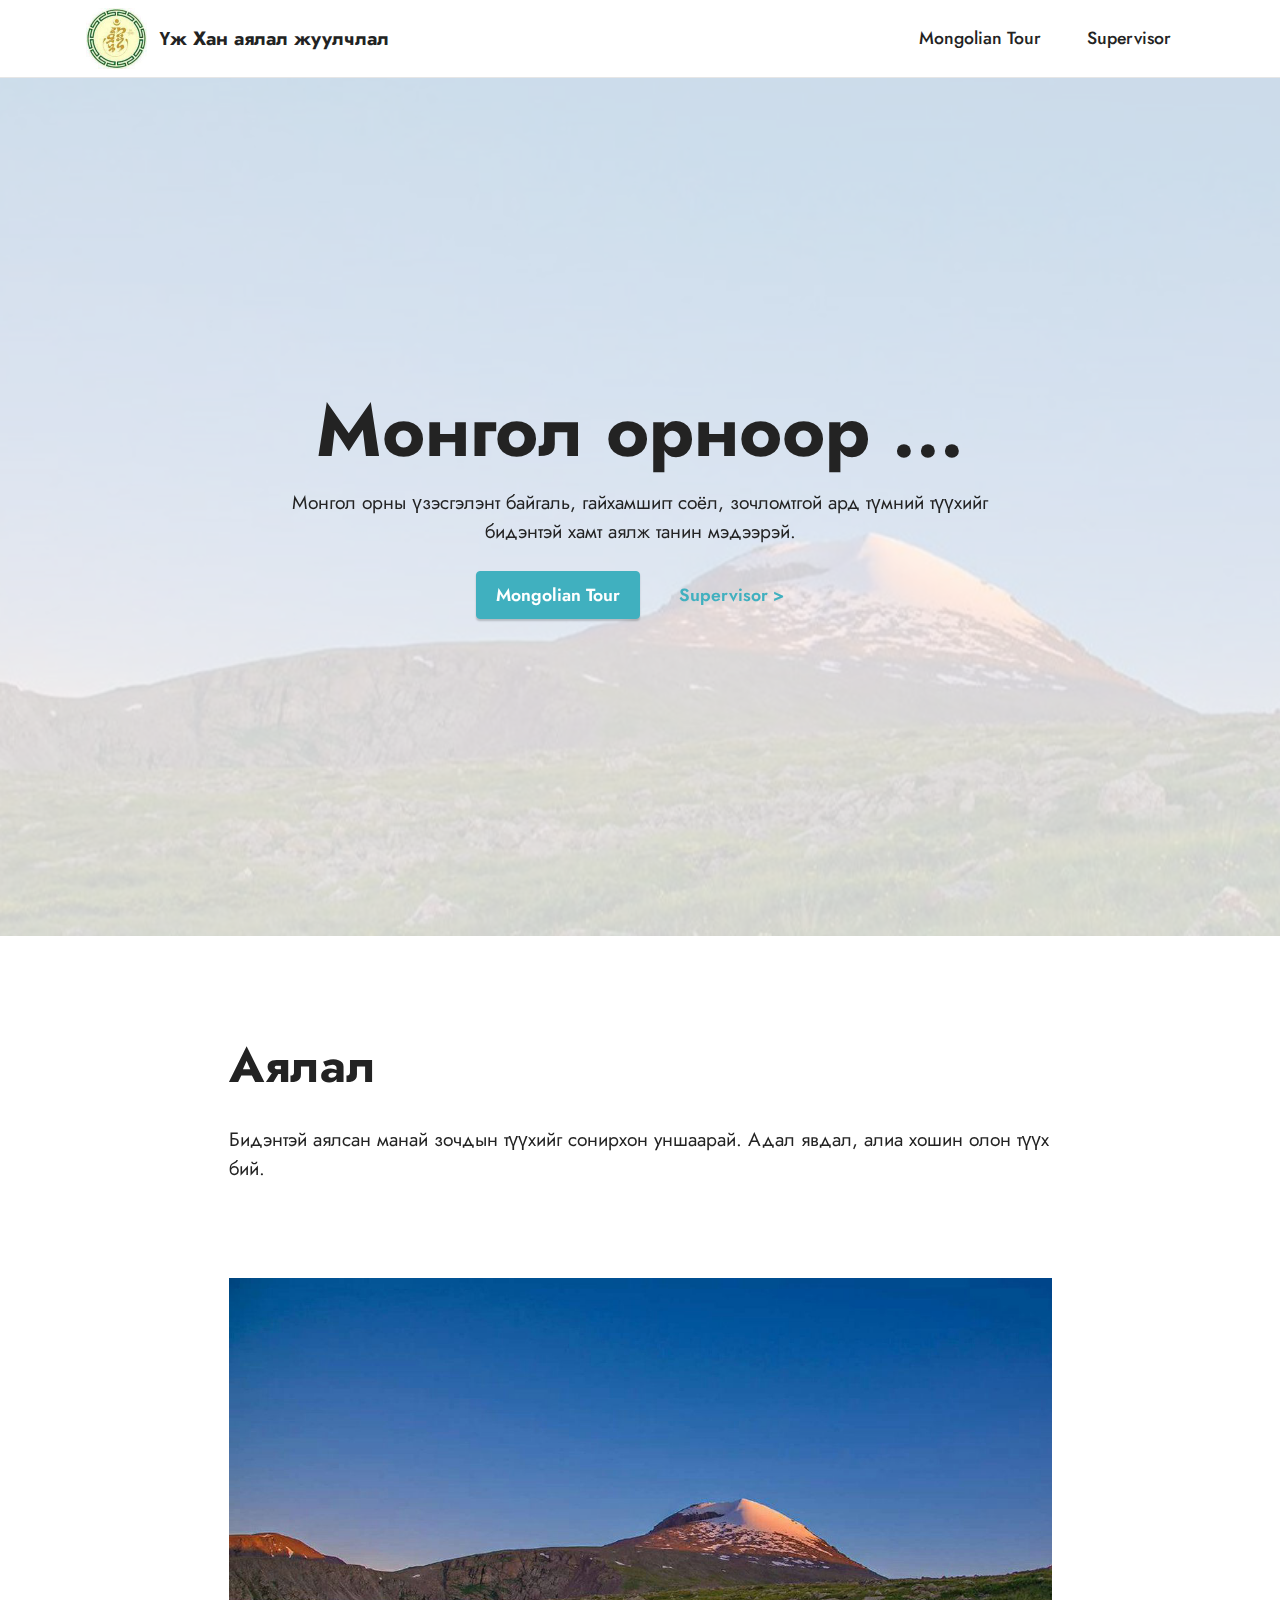
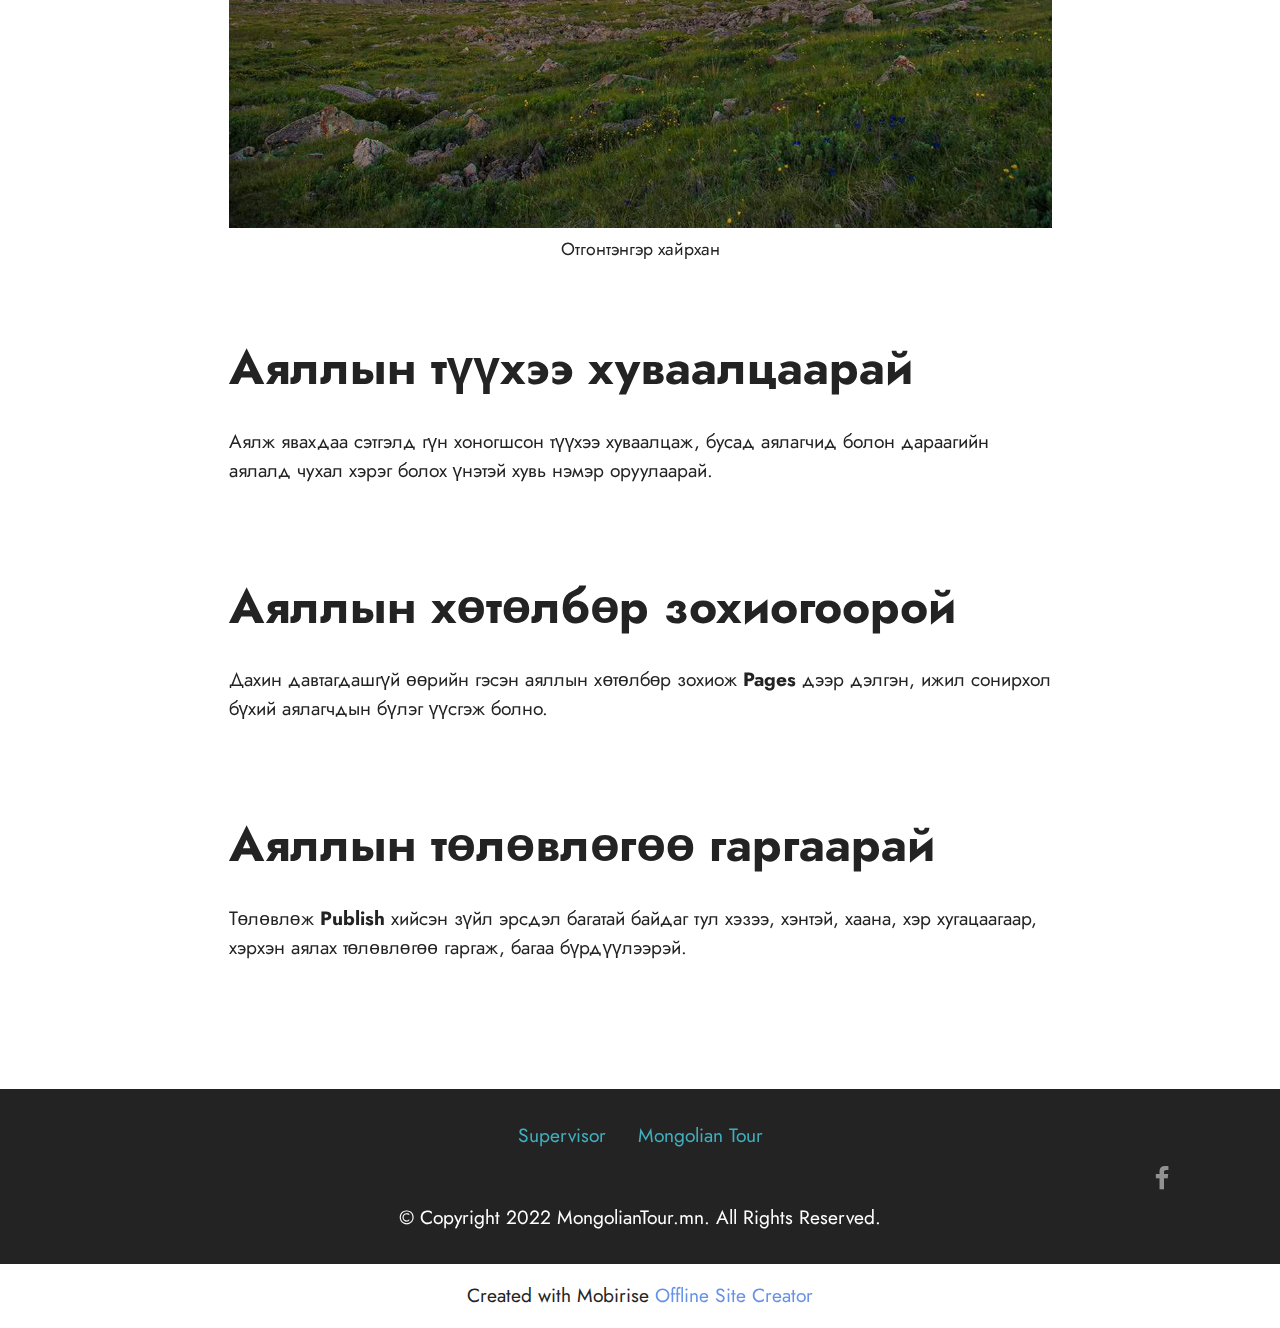
<file: index.html>
<!DOCTYPE html>
<html  >
<head>
  <!-- Site made with Mobirise Website Builder v5.6.8, https://mobirise.com -->
  <meta charset="UTF-8">
  <meta http-equiv="X-UA-Compatible" content="IE=edge">
  <meta name="generator" content="Mobirise v5.6.8, mobirise.com">
  <meta name="twitter:card" content="summary_large_image"/>
  <meta name="twitter:image:src" content="">
  <meta property="og:image" content="">
  <meta name="twitter:title" content="Uj Khan travel">
  <meta name="viewport" content="width=device-width, initial-scale=1, minimum-scale=1">
  <link rel="shortcut icon" href="assets/images/55473413-1230471747129809-7263341351725432832-n-121x121.jpg" type="image/x-icon">
  <meta name="description" content="Үж Хан аялал жуулчлал">
  
  
  <title>Uj Khan travel</title>
  <link rel="stylesheet" href="assets/bootstrap/css/bootstrap.min.css">
  <link rel="stylesheet" href="assets/bootstrap/css/bootstrap-grid.min.css">
  <link rel="stylesheet" href="assets/bootstrap/css/bootstrap-reboot.min.css">
  <link rel="stylesheet" href="assets/parallax/jarallax.css">
  <link rel="stylesheet" href="assets/dropdown/css/style.css">
  <link rel="stylesheet" href="assets/socicon/css/styles.css">
  <link rel="stylesheet" href="assets/theme/css/style.css">
  <link rel="preload" href="https://fonts.googleapis.com/css?family=Jost:100,200,300,400,500,600,700,800,900,100i,200i,300i,400i,500i,600i,700i,800i,900i&display=swap" as="style" onload="this.onload=null;this.rel='stylesheet'">
  <noscript><link rel="stylesheet" href="https://fonts.googleapis.com/css?family=Jost:100,200,300,400,500,600,700,800,900,100i,200i,300i,400i,500i,600i,700i,800i,900i&display=swap"></noscript>
  <link rel="preload" as="style" href="assets/mobirise/css/mbr-additional.css"><link rel="stylesheet" href="assets/mobirise/css/mbr-additional.css" type="text/css">
  
  
  
  
</head>
<body>
  
  <section data-bs-version="5.1" class="menu cid-s48OLK6784" once="menu" id="menu1-h">
    
    <nav class="navbar navbar-dropdown navbar-fixed-top navbar-expand-lg">
        <div class="container">
            <div class="navbar-brand">
                <span class="navbar-logo">
                    <a href="http://ujkhan.mn">
                        <img src="assets/images/55473413-1230471747129809-7263341351725432832-n-121x121.jpg" alt="Uj Khan travel" style="height: 3.8rem;">
                    </a>
                </span>
                <span class="navbar-caption-wrap"><a class="navbar-caption text-black text-primary display-7" href="company.html">Үж Хан  аялал жуулчлал</a></span>
            </div>
            <button class="navbar-toggler" type="button" data-toggle="collapse" data-bs-toggle="collapse" data-target="#navbarSupportedContent" data-bs-target="#navbarSupportedContent" aria-controls="navbarNavAltMarkup" aria-expanded="false" aria-label="Toggle navigation">
                <div class="hamburger">
                    <span></span>
                    <span></span>
                    <span></span>
                    <span></span>
                </div>
            </button>
            <div class="collapse navbar-collapse" id="navbarSupportedContent">
                <ul class="navbar-nav nav-dropdown nav-right" data-app-modern-menu="true"><li class="nav-item"><a class="nav-link link text-black text-primary display-4" href="company.html">Mongolian Tour</a></li>
                    <li class="nav-item"><a class="nav-link link text-black text-primary display-4" href="page2.html">Supervisor</a></li></ul>
                
                
            </div>
        </div>
    </nav>

</section>

<section data-bs-version="5.1" class="header1 cid-s48MCQYojq mbr-fullscreen mbr-parallax-background" id="header1-f">

    

    <div class="mbr-overlay" style="opacity: 0.8; background-color: rgb(255, 255, 255);"></div>

    <div class="align-center container">
        <div class="row justify-content-center">
            <div class="col-12 col-lg-8">
                <h1 class="mbr-section-title mbr-fonts-style mb-3 display-1"><strong>Монгол орноор ...</strong></h1>
                
                <p class="mbr-text mbr-fonts-style display-7">Монгол орны үзэсгэлэнт байгаль, гайхамшигт соёл, зочломтгой ард түмний түүхийг бидэнтэй хамт аялж танин мэдээрэй.</p>
                <div class="mbr-section-btn mt-3"><a class="btn btn-success display-4" href="company.html">Mongolian Tour</a> <a class="btn btn-success-outline display-4" href="page2.html">Supervisor &gt;</a></div>
            </div>
        </div>
    </div>
</section>

<section data-bs-version="5.1" class="content1 cid-s48udlf8KU" id="content1-8">
    
    <div class="container">
        <div class="row justify-content-center">
            <div class="title col-12 col-md-9">
                <h3 class="mbr-section-title mbr-fonts-style align-center mb-4 display-2"><strong>Аялал</strong></h3>
                <h4 class="mbr-section-subtitle align-center mbr-fonts-style mb-4 display-7">Бидэнтэй аялсан манай зочдын түүхийг сонирхон уншаарай. Адал явдал, алиа хошин олон түүх бий.</h4>
                
            </div>
        </div>
    </div>
</section>

<section data-bs-version="5.1" class="image3 cid-s48upRUlSD" id="image3-9">
    

    

    <div class="container">
        <div class="row justify-content-center">
            <div class="col-12 col-lg-9">
                <div class="image-wrapper">
                    <img src="assets/images/58375533-1253761821467468-1811658003347144704-n-1200x801.jpg" alt="Отгонтэнгэр хайрхан">
                    <p class="mbr-description mbr-fonts-style mt-2 align-center display-4">
                        Отгонтэнгэр хайрхан</p>
                </div>
            </div>
        </div>
    </div>
</section>

<section data-bs-version="5.1" class="content1 cid-s48vaXqeL6" id="content1-b">
    
    <div class="container">
        <div class="row justify-content-center">
            <div class="title col-12 col-md-9">
                <h3 class="mbr-section-title mbr-fonts-style align-center mb-4 display-2"><strong>Аяллын түүхээ хуваалцаарай</strong></h3>
                <h4 class="mbr-section-subtitle align-center mbr-fonts-style mb-4 display-7">Аялж явахдаа сэтгэлд гүн хоногшсон түүхээ хуваалцаж, бусад аялагчид болон дараагийн аялалд чухал хэрэг болох үнэтэй хувь нэмэр оруулаарай.</h4>
                
            </div>
        </div>
    </div>
</section>

<section data-bs-version="5.1" class="content1 cid-s48vnjULo4" id="content1-c">
    
    <div class="container">
        <div class="row justify-content-center">
            <div class="title col-12 col-md-9">
                <h3 class="mbr-section-title mbr-fonts-style align-center mb-4 display-2"><strong>Аяллын хөтөлбөр зохиогоорой</strong></h3>
                <h4 class="mbr-section-subtitle align-center mbr-fonts-style mb-4 display-7">Дахин давтагдашгүй өөрийн гэсэн аяллын хөтөлбөр зохиож <strong>Pages </strong>дээр дэлгэн, ижил сонирхол бүхий аялагчдын бүлэг үүсгэж болно.</h4>
                
            </div>
        </div>
    </div>
</section>

<section data-bs-version="5.1" class="content1 cid-s48vrXhP0J" id="content1-d">
    
    <div class="container">
        <div class="row justify-content-center">
            <div class="title col-12 col-md-9">
                <h3 class="mbr-section-title mbr-fonts-style align-center mb-4 display-2"><strong>Аяллын төлөвлөгөө гаргаарай</strong></h3>
                <h4 class="mbr-section-subtitle align-center mbr-fonts-style mb-4 display-7">Төлөвлөж&nbsp;<strong>Publish </strong>хийсэн зүйл эрсдэл багатай байдаг тул хэзээ, хэнтэй, хаана, хэр хугацаагаар, хэрхэн аялах төлөвлөгөө гаргаж, багаа бүрдүүлээрэй.</h4>
                
            </div>
        </div>
    </div>
</section>

<section data-bs-version="5.1" class="footer3 cid-s48P1Icc8J" once="footers" id="footer3-i">

    

    

    <div class="container">
        <div class="media-container-row align-center mbr-white">
            <div class="row row-links">
                <ul class="foot-menu">
                    
                    
                    
                    
                    
                <li class="foot-menu-item mbr-fonts-style display-7"><a href="page2.html" class="text-success text-primary">Supervisor</a></li><li class="foot-menu-item mbr-fonts-style display-7"><a href="company.html" class="text-success text-primary">Mongolian Tour</a></li></ul>
            </div>
            <div class="row social-row">
                <div class="social-list align-right pb-2">
                    
                    
                    
                    
                    
                    
                <div class="soc-item">
                        <a href="https://www.facebook.com/UjKhanTravel" target="_blank">
                            <span class="mbr-iconfont mbr-iconfont-social socicon-facebook socicon"></span>
                        </a>
                    </div></div>
            </div>
            <div class="row row-copirayt">
                <p class="mbr-text mb-0 mbr-fonts-style mbr-white align-center display-7">
                    © Copyright 2022 MongolianTour.mn. All Rights Reserved.
                </p>
            </div>
        </div>
    </div>
</section><section class="display-7" style="padding: 0;align-items: center;justify-content: center;flex-wrap: wrap;    align-content: center;display: flex;position: relative;height: 4rem;"><a href="https://mobiri.se/2763403" style="flex: 1 1;height: 4rem;position: absolute;width: 100%;z-index: 1;"><img alt="Mobirise.com" style="height: 4rem;" src="[data-uri]"></a><p style="margin: 0;text-align: center;" class="display-7">Created with Mobirise &#8204;</p><a style="z-index:1" href="https://mobirise.com/offline-website-builder.html">Offline Site Creator</a></section><script src="assets/bootstrap/js/bootstrap.bundle.min.js"></script>  <script src="assets/parallax/jarallax.js"></script>  <script src="assets/smoothscroll/smooth-scroll.js"></script>  <script src="assets/ytplayer/index.js"></script>  <script src="assets/dropdown/js/navbar-dropdown.js"></script>  <script src="assets/theme/js/script.js"></script>  
  
  
</body>
</html>
</file>
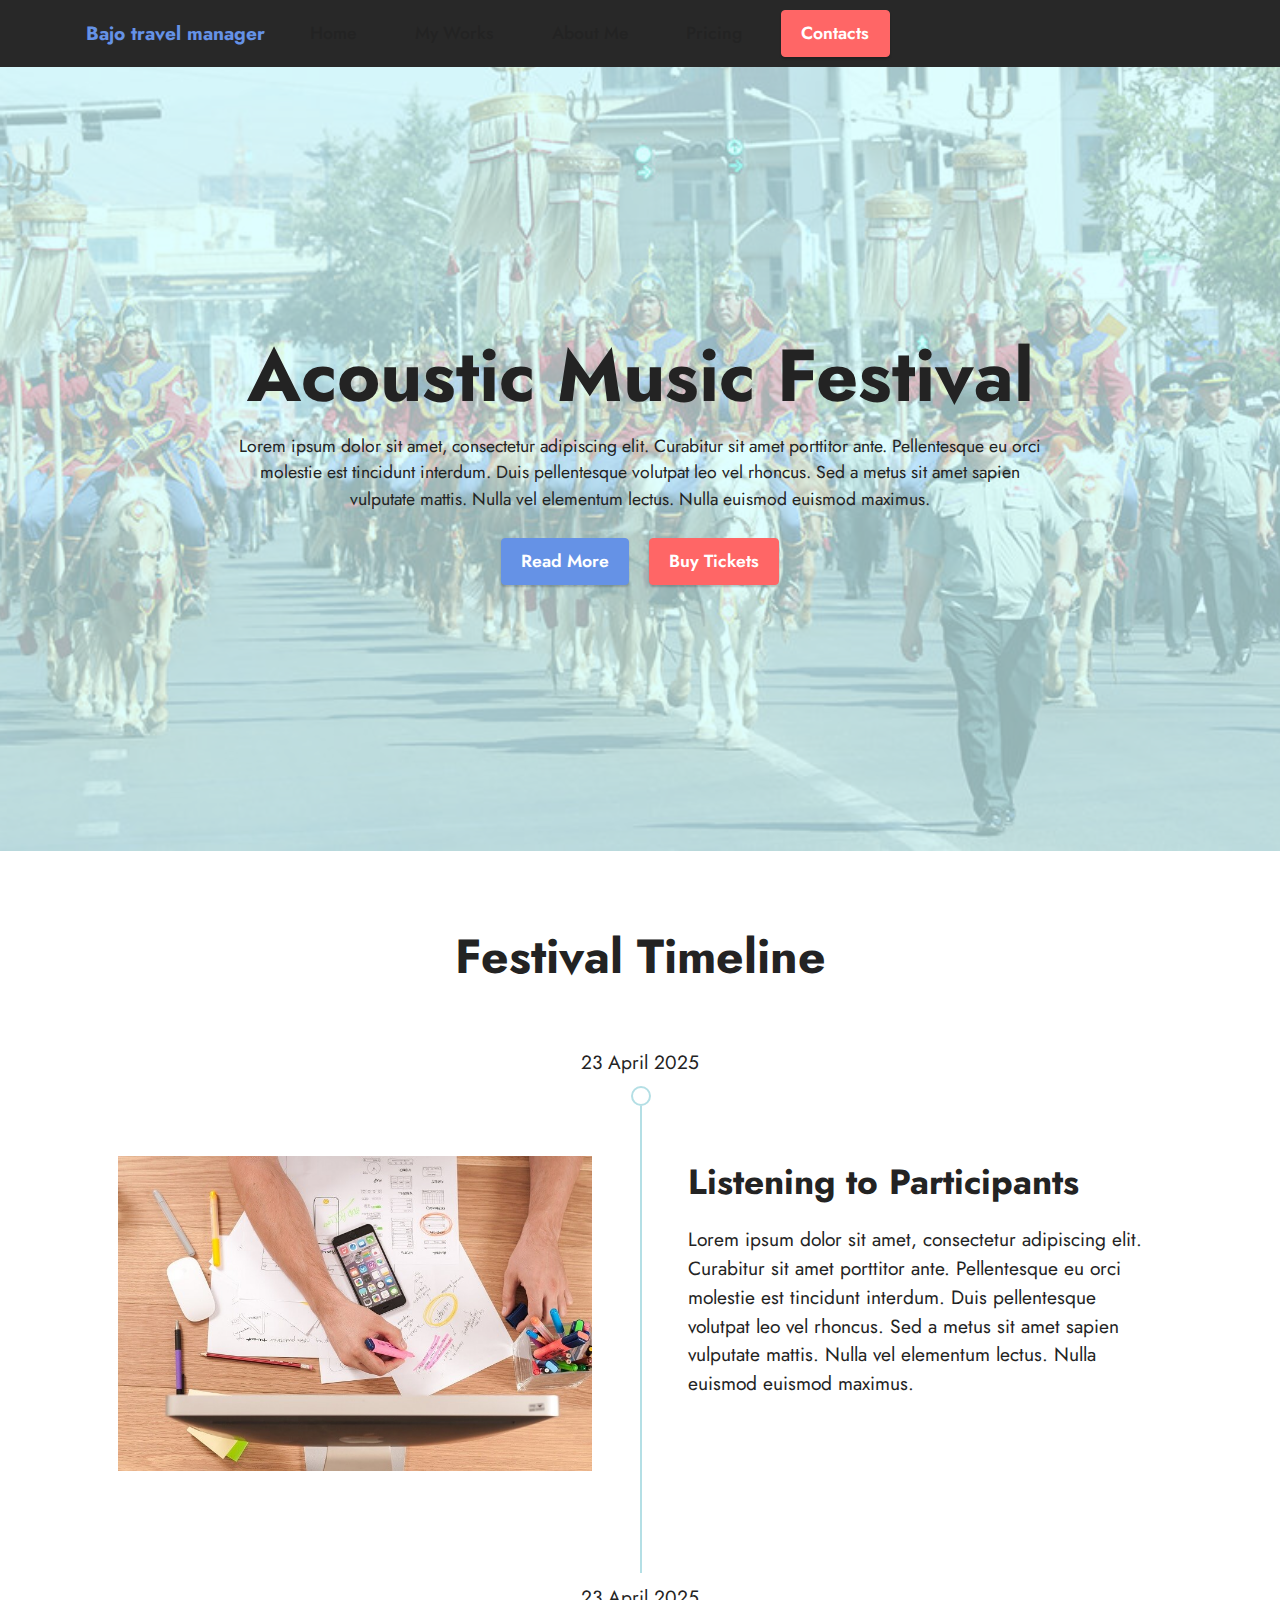
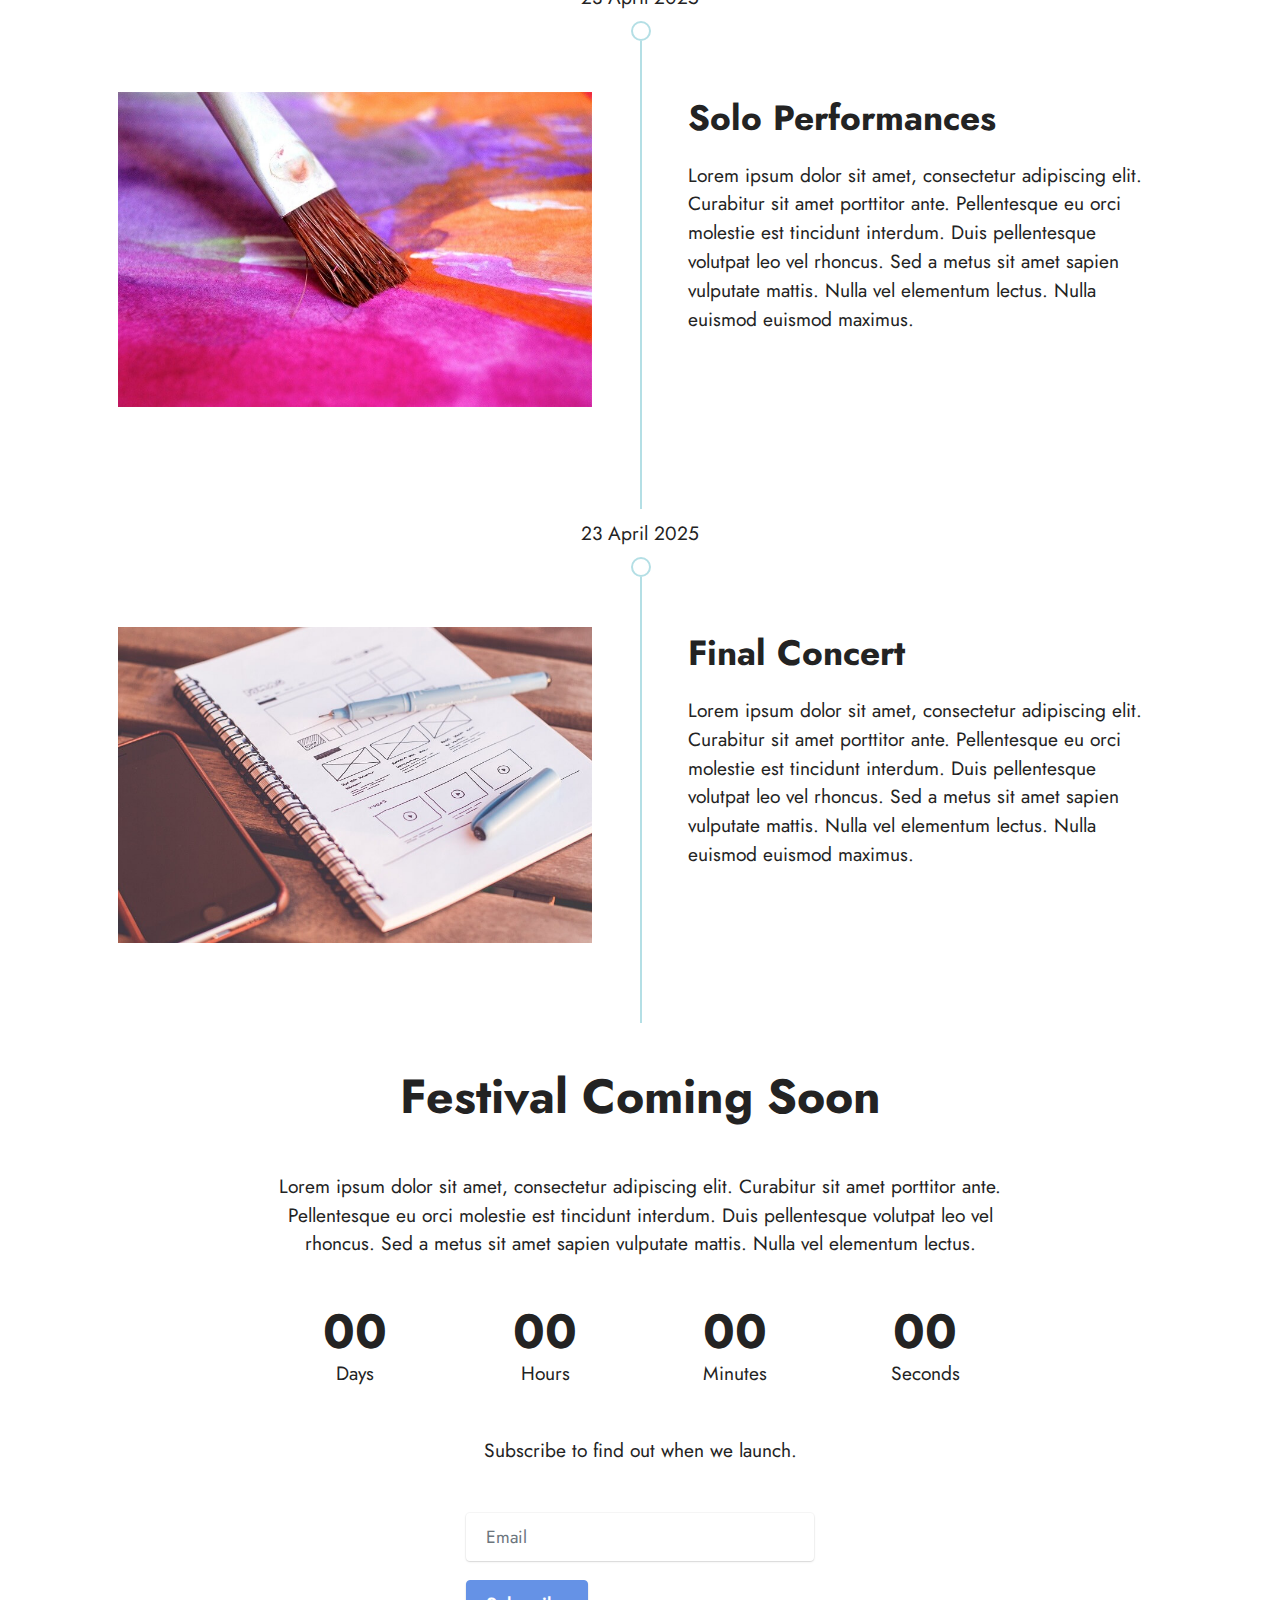
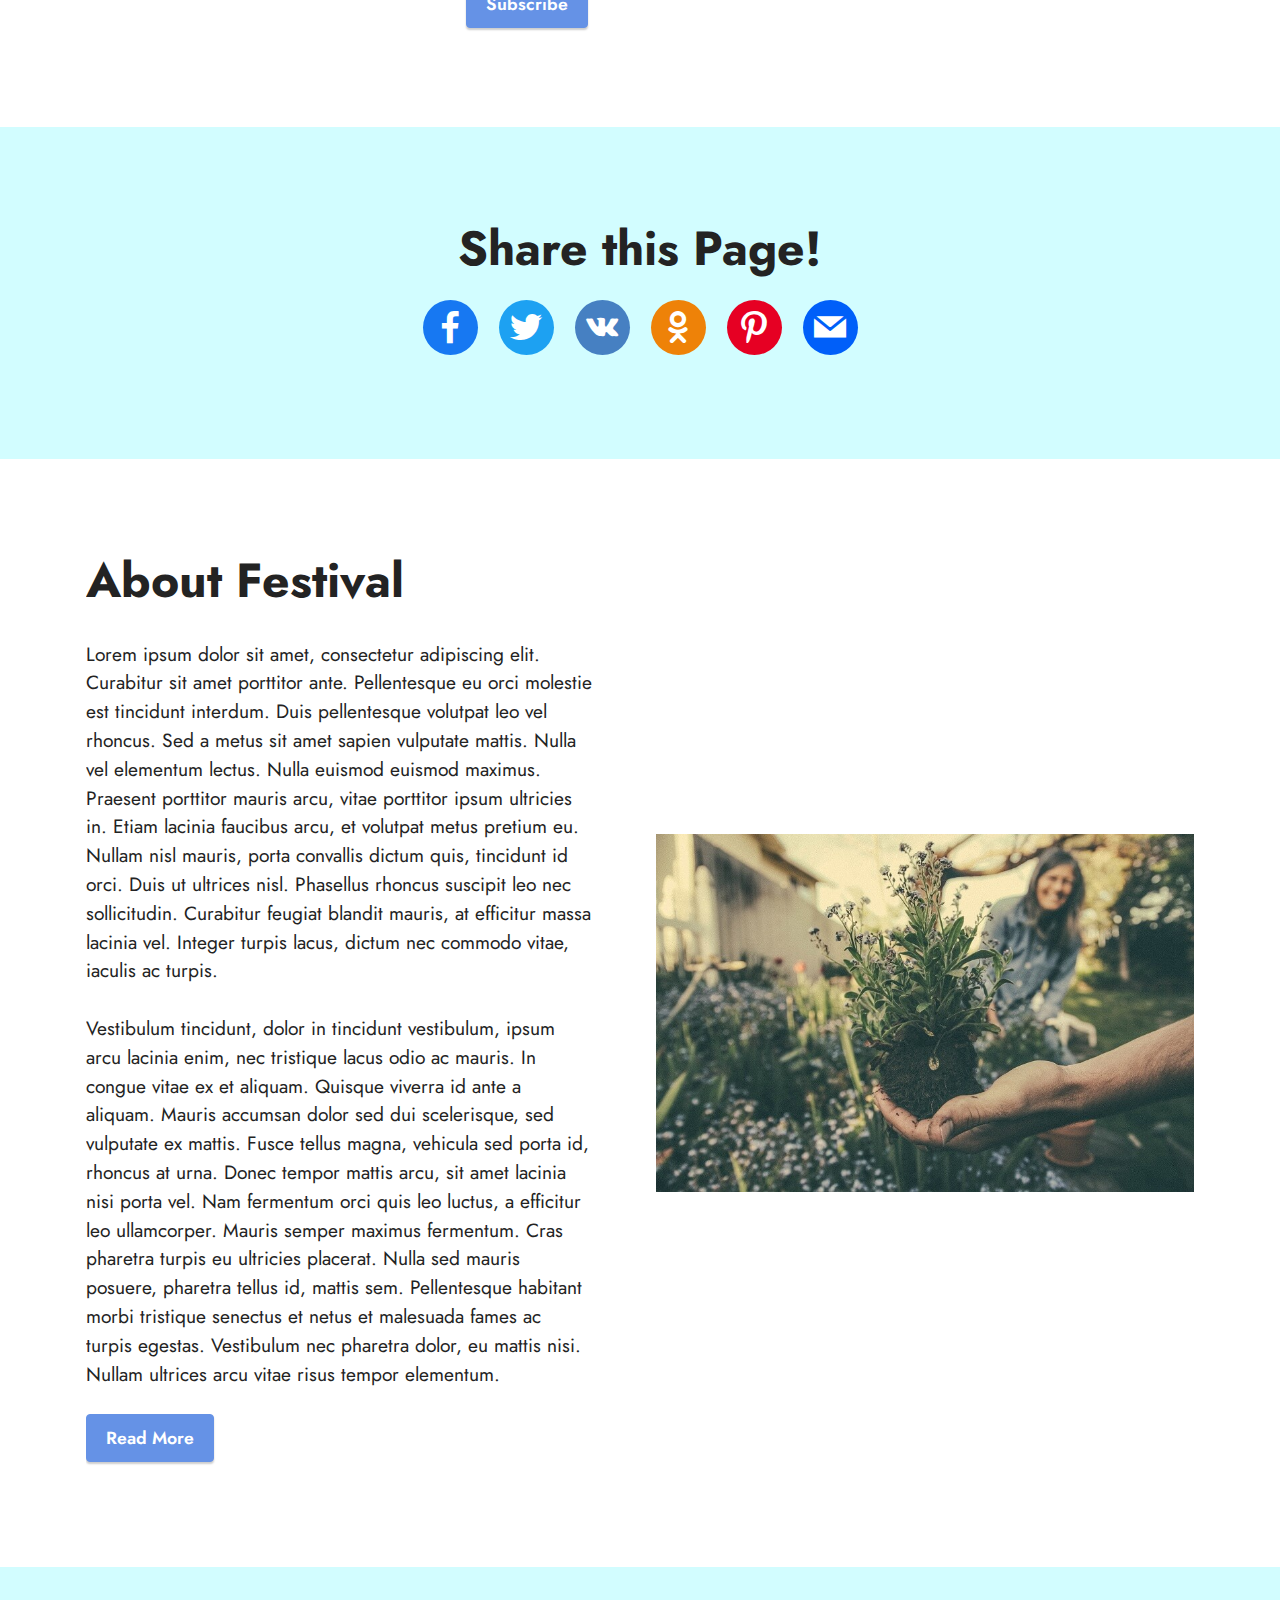
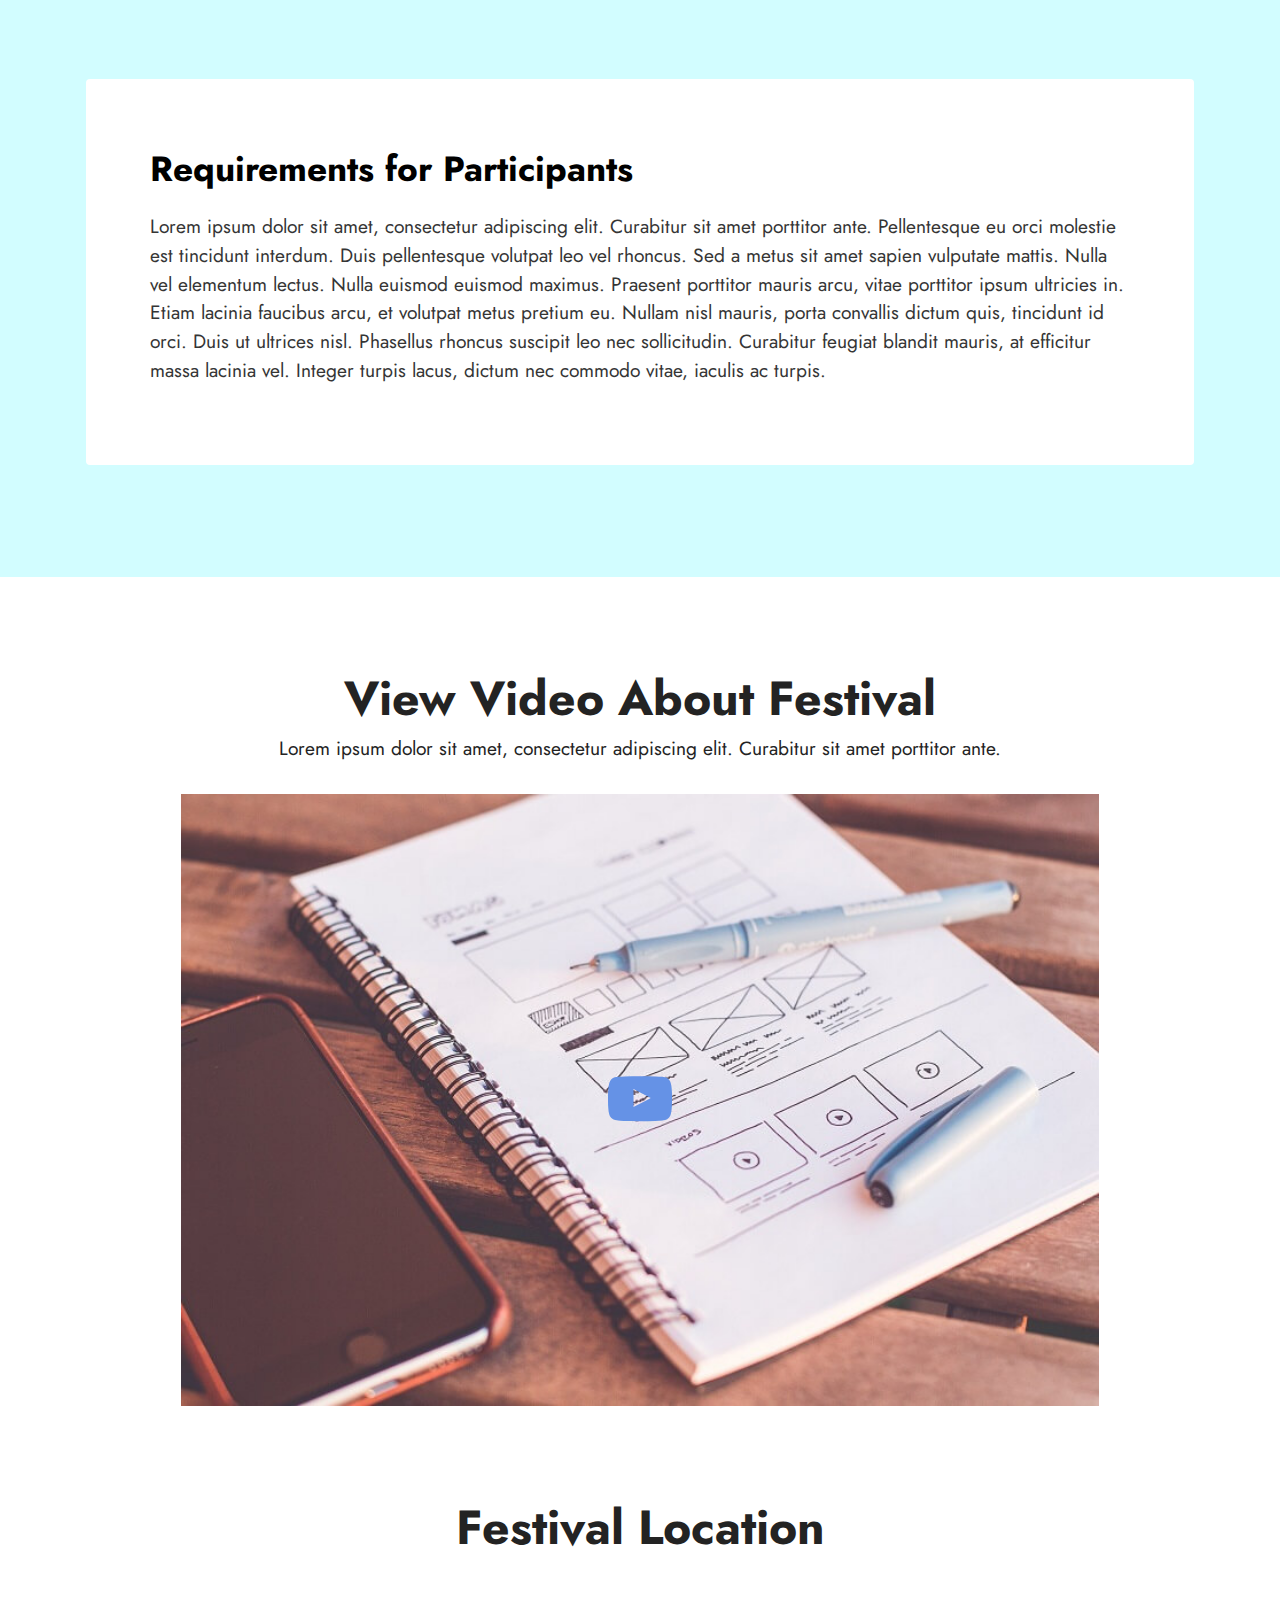
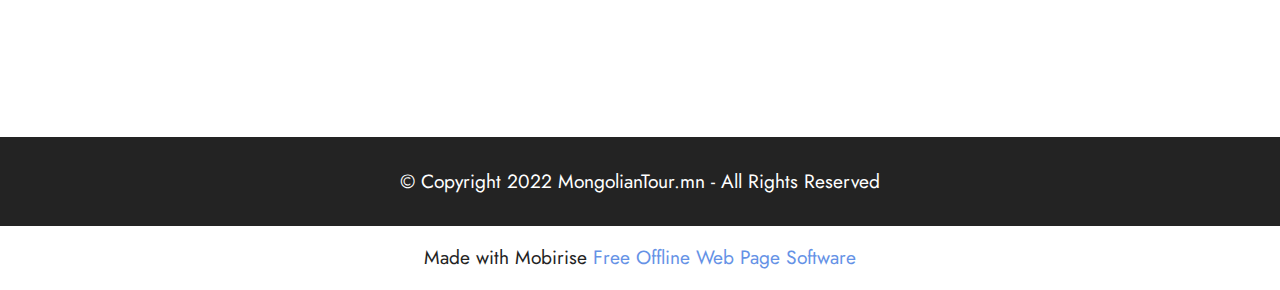
<file: cantact.html>
<!DOCTYPE html>
<html  >
<head>
  <!-- Site made with Mobirise Website Builder v5.6.8, https://mobirise.com -->
  <meta charset="UTF-8">
  <meta http-equiv="X-UA-Compatible" content="IE=edge">
  <meta name="generator" content="Mobirise v5.6.8, mobirise.com">
  <meta name="twitter:card" content="summary_large_image"/>
  <meta name="twitter:image:src" content="">
  <meta property="og:image" content="">
  <meta name="twitter:title" content="Холбоо">
  <meta name="viewport" content="width=device-width, initial-scale=1, minimum-scale=1">
  <link rel="shortcut icon" href="assets/images/55473413-1230471747129809-7263341351725432832-n-121x121.jpg" type="image/x-icon">
  <meta name="description" content="Холбоо харилцаа тогтоох ...">
  
  
  <title>Холбоо</title>
  <link rel="stylesheet" href="assets/web/assets/mobirise-icons2/mobirise2.css">
  <link rel="stylesheet" href="assets/bootstrap/css/bootstrap.min.css">
  <link rel="stylesheet" href="assets/bootstrap/css/bootstrap-grid.min.css">
  <link rel="stylesheet" href="assets/bootstrap/css/bootstrap-reboot.min.css">
  <link rel="stylesheet" href="assets/dropdown/css/style.css">
  <link rel="stylesheet" href="assets/socicon/css/styles.css">
  <link rel="stylesheet" href="assets/theme/css/style.css">
  <link rel="preload" href="https://fonts.googleapis.com/css?family=Jost:100,200,300,400,500,600,700,800,900,100i,200i,300i,400i,500i,600i,700i,800i,900i&display=swap" as="style" onload="this.onload=null;this.rel='stylesheet'">
  <noscript><link rel="stylesheet" href="https://fonts.googleapis.com/css?family=Jost:100,200,300,400,500,600,700,800,900,100i,200i,300i,400i,500i,600i,700i,800i,900i&display=swap"></noscript>
  <link rel="preload" as="style" href="assets/mobirise/css/mbr-additional.css"><link rel="stylesheet" href="assets/mobirise/css/mbr-additional.css" type="text/css">
  
  
  
  
</head>
<body>
  
  <section data-bs-version="5.1" class="menu menu2 cid-sFHpMqcXGj" once="menu" id="menu2-2">
    
    <nav class="navbar navbar-dropdown navbar-fixed-top navbar-expand-lg">
        <div class="container">
            <div class="navbar-brand">
                
                <span class="navbar-caption-wrap"><a class="navbar-caption text-primary display-7" href="http://ujkhan.mn/">Bajo travel manager<br></a></span>
            </div>
            <button class="navbar-toggler" type="button" data-toggle="collapse" data-bs-toggle="collapse" data-target="#navbarSupportedContent" data-bs-target="#navbarSupportedContent" aria-controls="navbarNavAltMarkup" aria-expanded="false" aria-label="Toggle navigation">
                <div class="hamburger">
                    <span></span>
                    <span></span>
                    <span></span>
                    <span></span>
                </div>
            </button>
            <div class="collapse navbar-collapse" id="navbarSupportedContent">
                <ul class="navbar-nav nav-dropdown" data-app-modern-menu="true"><li class="nav-item"><a class="nav-link link text-black text-primary display-4" href="#top">Home</a></li>
                    <li class="nav-item"><a class="nav-link link text-black text-primary display-4" href="index.html#gallery5-3">My Works</a></li><li class="nav-item"><a class="nav-link link text-black text-primary display-4" href="index.html#image1-b">About Me</a></li>
                    <li class="nav-item"><a class="nav-link link text-black text-primary display-4" href="index.html#pricing2-c">Pricing</a>
                    </li></ul>
                
                <div class="navbar-buttons mbr-section-btn"><a class="btn btn-secondary display-4" href="index.html#form4-6">
                        Contacts</a></div>
            </div>
        </div>
    </nav>
</section>

<section data-bs-version="5.1" class="header9 cid-sFHoAfPmXB" id="header9-1">

    

    <div class="mbr-overlay" style="opacity: 0.7; background-color: rgb(210, 253, 255);"></div>

    <div class="text-center container">
        <div class="row justify-content-center">
            <div class="col-md-12 col-lg-9">
                <h1 class="mbr-section-title mbr-fonts-style mb-3 display-1"><strong>Acoustic Music Festival</strong></h1>
                <p class="mbr-text mbr-fonts-style display-4">
                    Lorem ipsum dolor sit amet, consectetur adipiscing elit. Curabitur sit amet porttitor ante. Pellentesque eu orci molestie est tincidunt interdum. Duis pellentesque volutpat leo vel rhoncus. Sed a metus sit amet sapien vulputate mattis. Nulla vel elementum lectus. Nulla euismod euismod maximus.</p>
                <div class="mbr-section-btn mt-3"><a class="btn btn-primary display-4" href="https://mobiri.se">Read More</a>
                    <a class="btn btn-secondary display-4" href="https://mobiri.se">Buy Tickets</a></div>
            </div>
        </div>
    </div>
</section>

<section data-bs-version="5.1" class="timeline3 cid-sFHr5fwP9J" id="timeline3-4">
    
    
    <div class="container">
        <div class="mbr-section-head">
            <h3 class="mbr-section-title mbr-fonts-style align-center mb-0 display-2">
                <strong>Festival Timeline</strong>
            </h3>
            
        </div>
        <div class="timelines-container mt-4">
            <div class="row timeline-element first-separline mb-5">
                <div class="timeline-date col-12">
                    <div class="timeline-date-wrapper">
                        <p class="mbr-timeline-date display-7">
                            23 April 2025</p>
                    </div>
                </div>
                <span class="iconBackground"></span>
                <div class="col-12 col-md-6">
                    <div class="image-wrapper">
                        <img src="assets/images/mbr-4.jpg" alt="Mobirise Website Builder" title="">
                    </div>
                </div>
                <div class="col-12 col-md-6">
                    <div class="timeline-text-wrapper">
                        <h4 class="mbr-timeline-title mbr-fonts-style mb-0 display-5"><strong>Listening to Participants</strong></h4>
                        <p class="mbr-text mbr-fonts-style mt-3 mb-0 display-7">
                            Lorem ipsum dolor sit amet, consectetur adipiscing elit. Curabitur sit amet porttitor ante. Pellentesque eu orci molestie est tincidunt interdum. Duis pellentesque volutpat leo vel rhoncus. Sed a metus sit amet sapien vulputate mattis. Nulla vel elementum lectus. Nulla euismod euismod maximus.
                        </p>
                    </div>
                </div>
            </div>
            <div class="row timeline-element first-separline mb-5">
                <div class="timeline-date col-12">
                    <div class="timeline-date-wrapper">
                        <p class="mbr-timeline-date display-7">
                            23 April 2025</p>
                    </div>
                </div>
                <span class="iconBackground"></span>
                <div class="col-12 col-md-6">
                    <div class="image-wrapper">
                        <img src="assets/images/mbr-6.jpg" alt="Mobirise Website Builder" title="">
                    </div>
                </div>
                <div class="col-12 col-md-6">
                    <div class="timeline-text-wrapper">
                        <h4 class="mbr-timeline-title mbr-fonts-style mb-0 display-5"><strong>Solo Performances</strong></h4>
                        <p class="mbr-text mbr-fonts-style mt-3 mb-0 display-7">
                            Lorem ipsum dolor sit amet, consectetur adipiscing elit. Curabitur sit amet porttitor ante. Pellentesque eu orci molestie est tincidunt interdum. Duis pellentesque volutpat leo vel rhoncus. Sed a metus sit amet sapien vulputate mattis. Nulla vel elementum lectus. Nulla euismod euismod maximus.
                        </p>
                    </div>
                </div>
            </div>
            <div class="row timeline-element first-separline mb-5">
                <div class="timeline-date col-12">
                    <div class="timeline-date-wrapper">
                        <p class="mbr-timeline-date display-7">
                            23 April 2025</p>
                    </div>
                </div>
                <span class="iconBackground"></span>
                <div class="col-12 col-md-6">
                    <div class="image-wrapper">
                        <img src="assets/images/mbr-3.jpg" alt="Mobirise Website Builder" title="">
                    </div>
                </div>
                <div class="col-12 col-md-6">
                    <div class="timeline-text-wrapper">
                        <h4 class="mbr-timeline-title mbr-fonts-style mb-0 display-5"><strong>Final Concert</strong></h4>
                        <p class="mbr-text mbr-fonts-style mt-3 mb-0 display-7">Lorem ipsum dolor sit amet, consectetur adipiscing elit. Curabitur sit amet porttitor ante. Pellentesque eu orci molestie est tincidunt interdum. Duis pellentesque volutpat leo vel rhoncus. Sed a metus sit amet sapien vulputate mattis. Nulla vel elementum lectus. Nulla euismod euismod maximus.<br></p>
                    </div>
                </div>
            </div>
            
            
            
            
            
            
            
            
            
        </div>
    </div>
</section>

<section data-bs-version="5.1" class="countdown1 cid-sFHtEv8xMy" id="countdown1-7">
    
    
    <div class="container">
        <div class="row justify-content-center">
            <div class="col-lg-8">
                <h3 class="mbr-section-title mb-5 align-center mbr-fonts-style display-2">
                    <strong>Festival Coming Soon</strong>
                </h3>
                <h4 class="mbr-section-subtitle mb-5 align-center mbr-fonts-style display-7">Lorem ipsum dolor sit amet, consectetur adipiscing elit. Curabitur sit amet porttitor ante. Pellentesque eu orci molestie est tincidunt interdum. Duis pellentesque volutpat leo vel rhoncus. Sed a metus sit amet sapien vulputate mattis. Nulla vel elementum lectus.</h4>
                <div class="countdown-cont align-center mb-5">
                    <div class="daysCountdown col-xs-3 col-sm-3 col-md-3" title="Days"></div>
                    <div class="hoursCountdown col-xs-3 col-sm-3 col-md-3" title="Hours"></div>
                    <div class="minutesCountdown col-xs-3 col-sm-3 col-md-3" title="Minutes"></div>
                    <div class="secondsCountdown col-xs-3 col-sm-3 col-md-3" title="Seconds"></div>
                    <div class="countdown" data-due-date="2021/01/01"></div>
                </div>
                <p class="mbr-text mb-5 align-center mbr-fonts-style display-7">
                    Subscribe to find out when we launch.
                </p>
            </div>
        </div>
        <div class="row">
            <div class="col-lg-4 mx-auto mbr-form" data-form-type="formoid">
                <form action="https://mobirise.eu/" method="POST" class="mbr-form form-with-styler" data-form-title="Form Name"><input type="hidden" name="email" data-form-email="true" value="YxbdpxZ7ALl/4/3GyEHTKg9XOhhQltPMhl1TVgazxOQ+smF1J0NKgvX8no8CqYxzPuo+CP9nreHO0Ep2lkW3SOgh9jJVVT+vXGo/vWUCqBrz41GMBTKPis+v2g07Al6C">
                    <div class="row">
                        <div hidden="hidden" data-form-alert="" class="alert alert-success col-12">Thanks for filling out the form!</div>
                        <div hidden="hidden" data-form-alert-danger="" class="alert alert-danger col-12">Oops...! some problem!</div>
                    </div>
                    <div class="dragArea row">
                        <div class="col form-group" data-for="email">
                            <input type="text" name="email" placeholder="Email" data-form-field="email" class="form-control" required="required" value="" id="email-countdown1-7">
                        </div>
                        <div class="mbr-section-btn">
                            <button type="submit" class="btn btn-primary display-4">Subscribe</button>
                        </div>
                    </div>
                </form>
            </div>
        </div>
    </div>
</section>

<section data-bs-version="5.1" class="social1 cid-sFHrCR0OHz" id="share1-5">
    
    
    

    <div class="container">
        <div class="row">
            <div class="col-12">
                <h3 class="mbr-section-title mb-3 align-center mbr-fonts-style display-2">
                    <strong>Share this Page!</strong>
                </h3>
                <div>
                    <div class="mbr-social-likes align-center">
                        <span class="btn btn-social socicon-bg-facebook facebook m-2">
                            <i class="socicon socicon-facebook"></i>
                        </span>
                        <span class="btn btn-social twitter socicon-bg-twitter m-2">
                            <i class="socicon socicon-twitter"></i>
                        </span>
                        <span class="btn btn-social vkontakte socicon-bg-vkontakte m-2">
                            <i class="socicon socicon-vkontakte"></i>
                        </span>
                        <span class="btn btn-social odnoklassniki socicon-bg-odnoklassniki m-2">
                            <i class="socicon socicon-odnoklassniki"></i>
                        </span>
                        <span class="btn btn-social pinterest socicon-bg-pinterest m-2">
                            <i class="socicon socicon-pinterest"></i>
                        </span>
                        <span class="btn btn-social mailru socicon-bg-mail m-2">
                            <i class="socicon socicon-mail"></i>
                        </span>
                    </div>
                </div>
            </div>
        </div>
    </div>
</section>

<section data-bs-version="5.1" class="features18 cid-sFHvmoQ5Jg" id="features19-e">

    

    
    <div class="container">
        <div class="row justify-content-center">
            <div class="card col-12 col-lg">
                <div class="card-wrapper">
                    <h6 class="card-title mbr-fonts-style mb-4 display-2"><strong>About Festival</strong></h6>
                    <p class="mbr-text mbr-fonts-style display-7">Lorem ipsum dolor sit amet, consectetur adipiscing elit. Curabitur sit amet porttitor ante. Pellentesque eu orci molestie est tincidunt interdum. Duis pellentesque volutpat leo vel rhoncus. Sed a metus sit amet sapien vulputate mattis. Nulla vel elementum lectus. Nulla euismod euismod maximus. Praesent porttitor mauris arcu, vitae porttitor ipsum ultricies in. Etiam lacinia faucibus arcu, et volutpat metus pretium eu. Nullam nisl mauris, porta convallis dictum quis, tincidunt id orci. Duis ut ultrices nisl. Phasellus rhoncus suscipit leo nec sollicitudin. Curabitur feugiat blandit mauris, at efficitur massa lacinia vel. Integer turpis lacus, dictum nec commodo vitae, iaculis ac turpis.
<br>
<br>Vestibulum tincidunt, dolor in tincidunt vestibulum, ipsum arcu lacinia enim, nec tristique lacus odio ac mauris. In congue vitae ex et aliquam. Quisque viverra id ante a aliquam. Mauris accumsan dolor sed dui scelerisque, sed vulputate ex mattis. Fusce tellus magna, vehicula sed porta id, rhoncus at urna. Donec tempor mattis arcu, sit amet lacinia nisi porta vel. Nam fermentum orci quis leo luctus, a efficitur leo ullamcorper. Mauris semper maximus fermentum. Cras pharetra turpis eu ultricies placerat. Nulla sed mauris posuere, pharetra tellus id, mattis sem. Pellentesque habitant morbi tristique senectus et netus et malesuada fames ac turpis egestas. Vestibulum nec pharetra dolor, eu mattis nisi. Nullam ultrices arcu vitae risus tempor elementum.</p>
                    <div class="mbr-section-btn"><a class="btn btn-primary display-4" href="https://mobiri.se">Read More</a></div>
                </div>
            </div>
            <div class="col-12 col-lg-6">
                <div class="image-wrapper">
                    <img src="assets/images/mbr.jpg" alt="Mobirise Website Builder">
                </div>
            </div>
        </div>
    </div>
</section>

<section data-bs-version="5.1" class="content15 cid-sFHuaHz0Qy" id="content15-b">

    

    
    <div class="container">
        <div class="row justify-content-center">
            <div class="card col-md-12 col-lg-12">
                <div class="card-wrapper">
                    <div class="card-box align-left">
                        <h4 class="card-title mbr-fonts-style mbr-white mb-3 display-5"><strong>Requirements for Participants</strong></h4>
                        <p class="mbr-text mbr-fonts-style display-7">Lorem ipsum dolor sit amet, consectetur adipiscing elit. Curabitur sit amet porttitor ante. Pellentesque eu orci molestie est tincidunt interdum. Duis pellentesque volutpat leo vel rhoncus. Sed a metus sit amet sapien vulputate mattis. Nulla vel elementum lectus. Nulla euismod euismod maximus. Praesent porttitor mauris arcu, vitae porttitor ipsum ultricies in. Etiam lacinia faucibus arcu, et volutpat metus pretium eu. Nullam nisl mauris, porta convallis dictum quis, tincidunt id orci. Duis ut ultrices nisl. Phasellus rhoncus suscipit leo nec sollicitudin. Curabitur feugiat blandit mauris, at efficitur massa lacinia vel. Integer turpis lacus, dictum nec commodo vitae, iaculis ac turpis.</p>
                        
                    </div>
                </div>
            </div>
        </div>
    </div>
</section>

<section data-bs-version="5.1" class="video1 cid-sFHujWGouW" id="video1-d">
    
    
    <div class="align-center container">
        <div class="mbr-section-head">
            <h4 class="mbr-section-title mbr-fonts-style mb-0 display-2">
                <strong>View Video About Festival</strong></h4>
            <h5 class="mbr-section-subtitle mbr-fonts-style mb-0 mt-2 display-7">Lorem ipsum dolor sit amet, consectetur adipiscing elit. Curabitur sit amet porttitor ante.</h5>
        </div>
        <div class="row justify-content-center mt-4">
            <div class="col-12 col-lg-10">
                <div class="box">
                    <div class="mbr-media show-modal align-center" data-modal=".modalWindow">
                        <img src="assets/images/mbr-3.jpg" alt="Mobirise Website Builder">
                        <div class="icon-wrap">
                            <a class="text-primary" href="#"><span class="mbr-iconfont socicon-youtube socicon"></span></a>
                        </div>
                    </div>
                </div>
            </div>
        </div>
    </div>
    <div>
        <div class="modalWindow" style="display: none;">
            <div class="modalWindow-container">
                <div class="modalWindow-video-container">
                    <div class="modalWindow-video">
                        <iframe width="100%" height="100%" frameborder="0" allowfullscreen="1" data-src="https://www.youtube.com/watch?v=VA8PzkQa8d8"></iframe>
                    </div>
                    <a class="close" role="button" data-dismiss="modal" data-bs-dismiss="modal">
                        <span aria-hidden="true" class="mbr-iconfont mobi-mbri-close mobi-mbri closeModal"></span>
                        <span class="sr-only visually-hidden">Close</span>
                    </a>
                </div>
            </div>
        </div>
    </div>
</section>

<section data-bs-version="5.1" class="map1 cid-sFHu4seZjP" id="map1-a">
    
    
    <div class="container">
        <div class="mbr-section-head mb-4">
            <h3 class="mbr-section-title mbr-fonts-style align-center mb-0 display-2"><strong>Festival Location</strong></h3>
            
        </div>
        <div class="google-map"><iframe frameborder="0" style="border:0" src="https://www.google.com/maps/embed/v1/place?key=AIzaSyCNveGQ9bfpKFwWzQLLftrR9hNiHwdqQG8&amp;q=350 5th Ave, New York, NY 10118" allowfullscreen=""></iframe></div>
    </div>
</section>

<section data-bs-version="5.1" class="footer7 cid-sFHu2wLoQp" once="footers" id="footer7-9">

    

    

    <div class="container">
        <div class="media-container-row align-center mbr-white">
            <div class="col-12">
                <p class="mbr-text mb-0 mbr-fonts-style display-7">
                    © Copyright 2022 MongolianTour.mn - All Rights Reserved
                </p>
            </div>
        </div>
    </div>
</section><section class="display-7" style="padding: 0;align-items: center;justify-content: center;flex-wrap: wrap;    align-content: center;display: flex;position: relative;height: 4rem;"><a href="https://mobiri.se/" style="flex: 1 1;height: 4rem;position: absolute;width: 100%;z-index: 1;"><img alt="Mobirise" style="height: 4rem;" src="[data-uri]"></a><p style="margin: 0;text-align: center;" class="display-7">Made with Mobirise &#8204;</p><a style="z-index:1" href="https://mobirise.com/offline-website-builder.html">Free Offline Web Page Software</a></section><script src="assets/bootstrap/js/bootstrap.bundle.min.js"></script>  <script src="assets/smoothscroll/smooth-scroll.js"></script>  <script src="assets/ytplayer/index.js"></script>  <script src="assets/dropdown/js/navbar-dropdown.js"></script>  <script src="assets/countdown/countdown.js"></script>  <script src="assets/sociallikes/social-likes.js"></script>  <script src="assets/playervimeo/vimeo_player.js"></script>  <script src="assets/theme/js/script.js"></script>  <script src="assets/formoid/formoid.min.js"></script>  
  
  
</body>
</html>
</file>
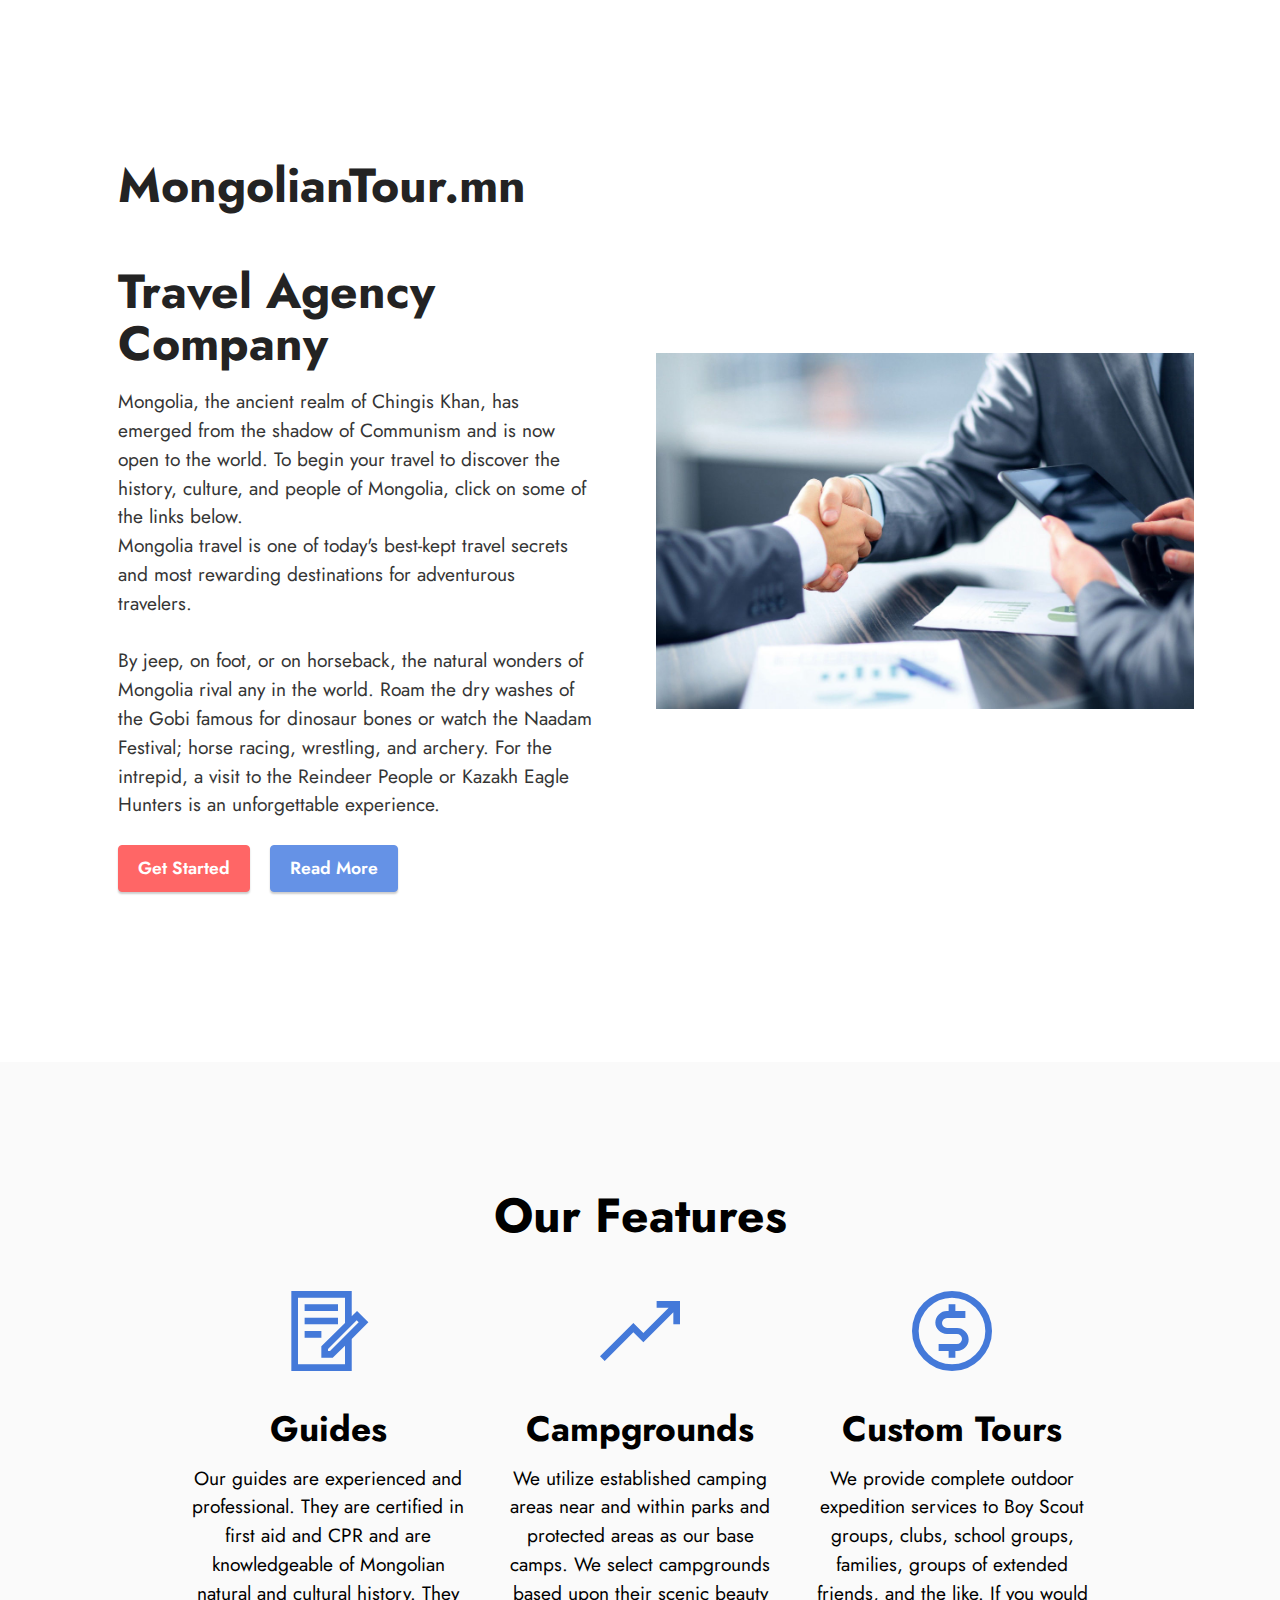
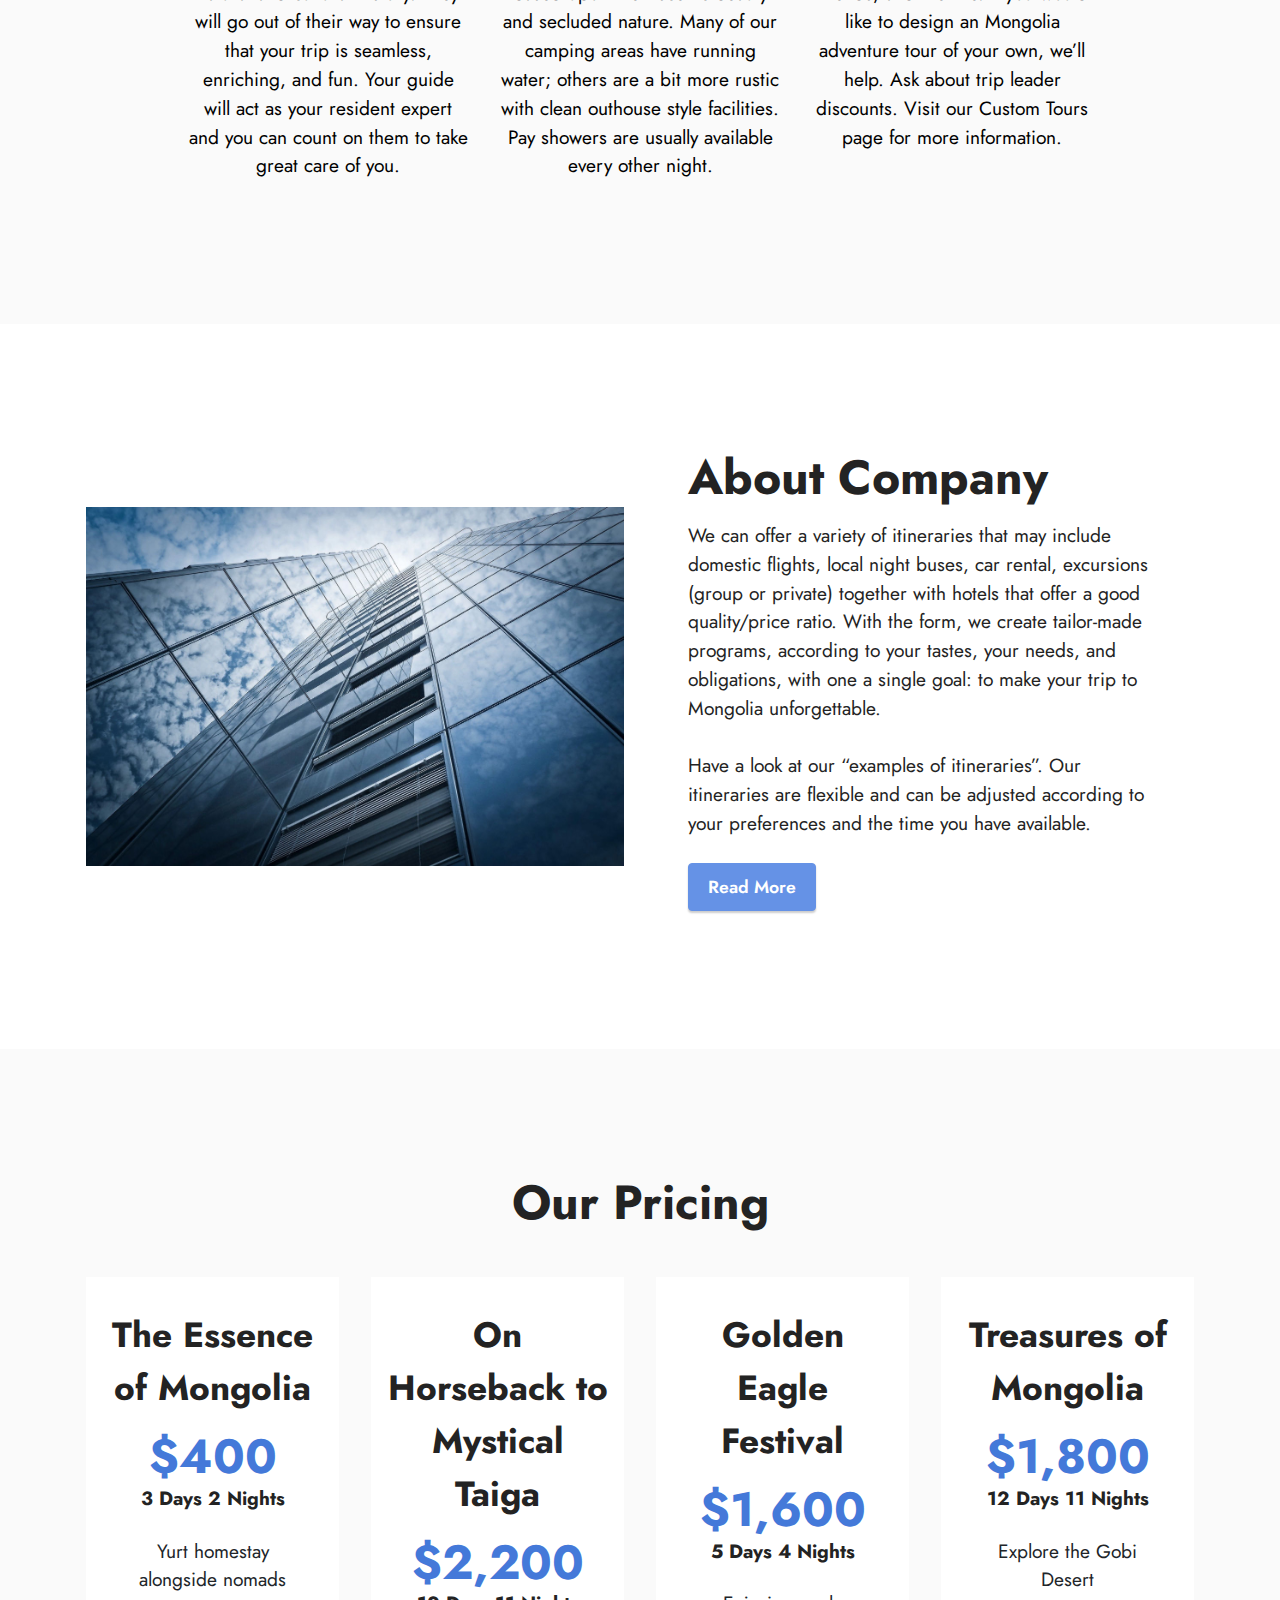
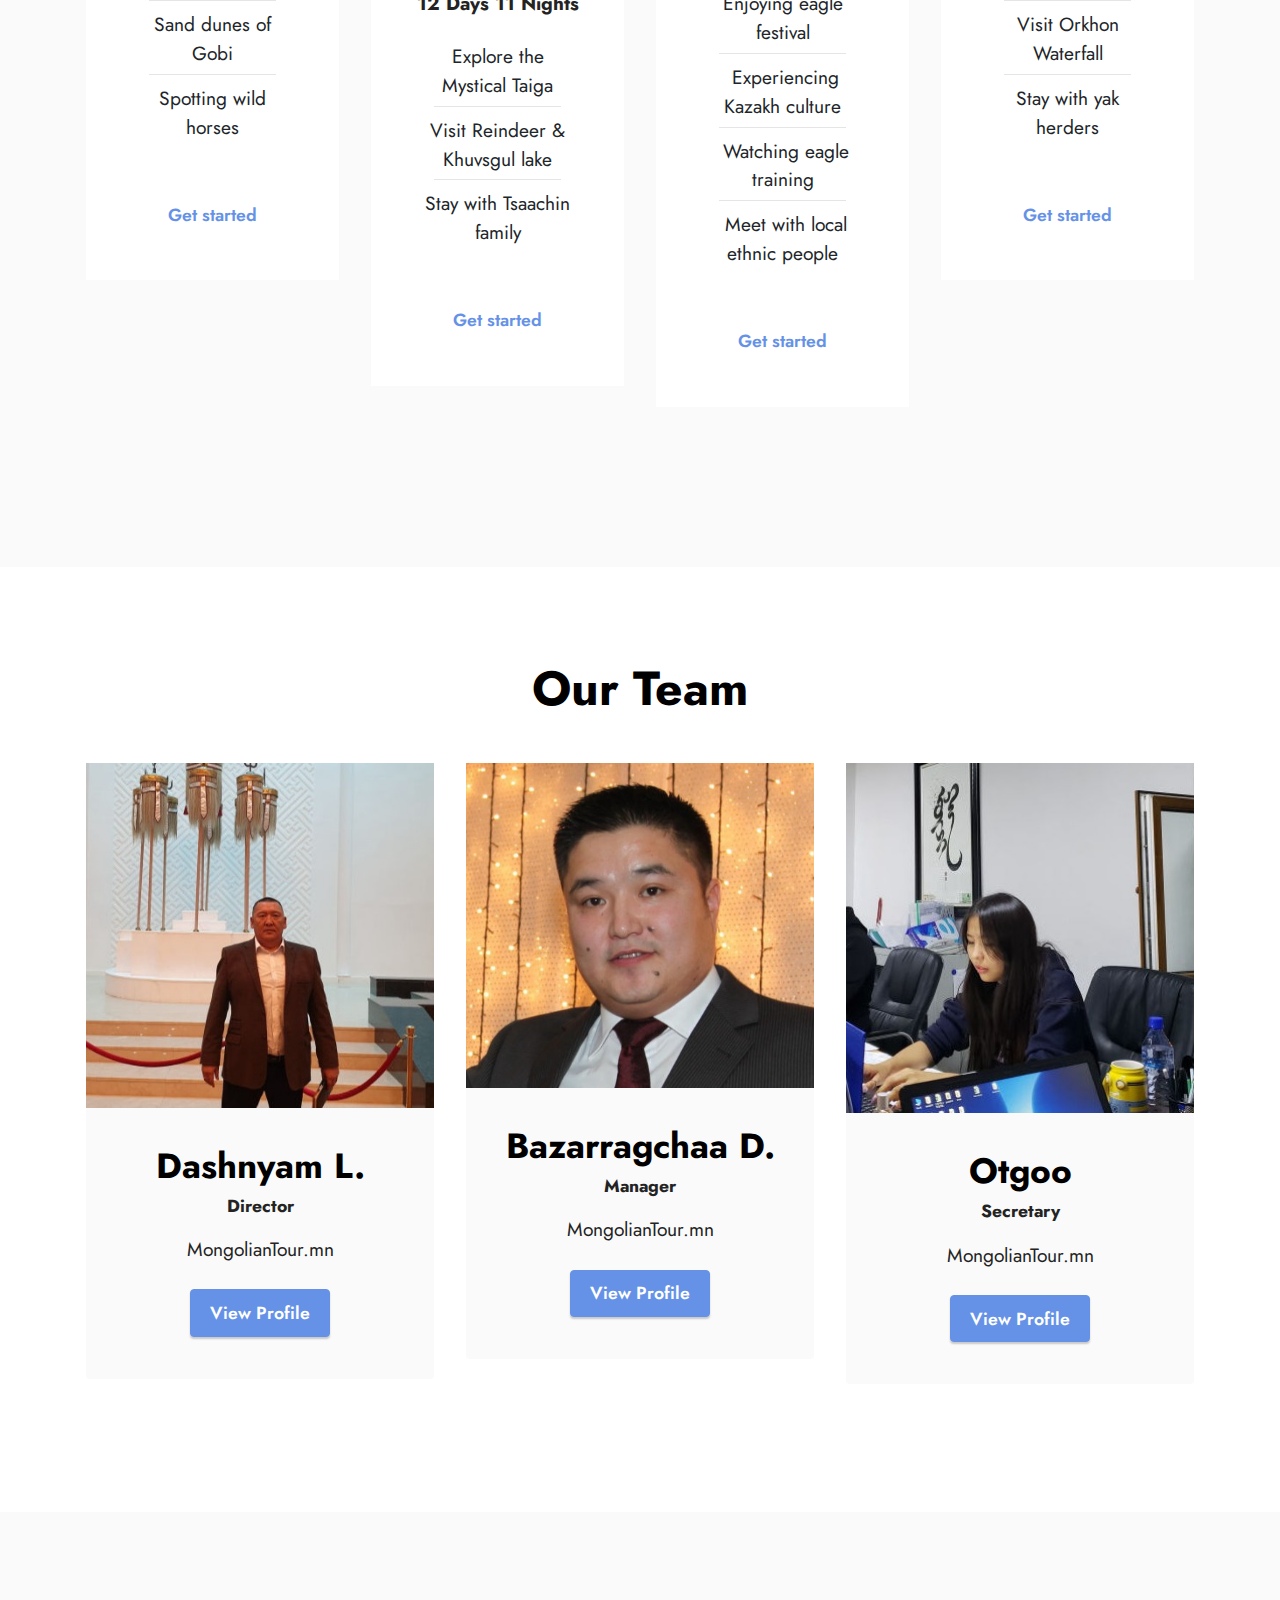
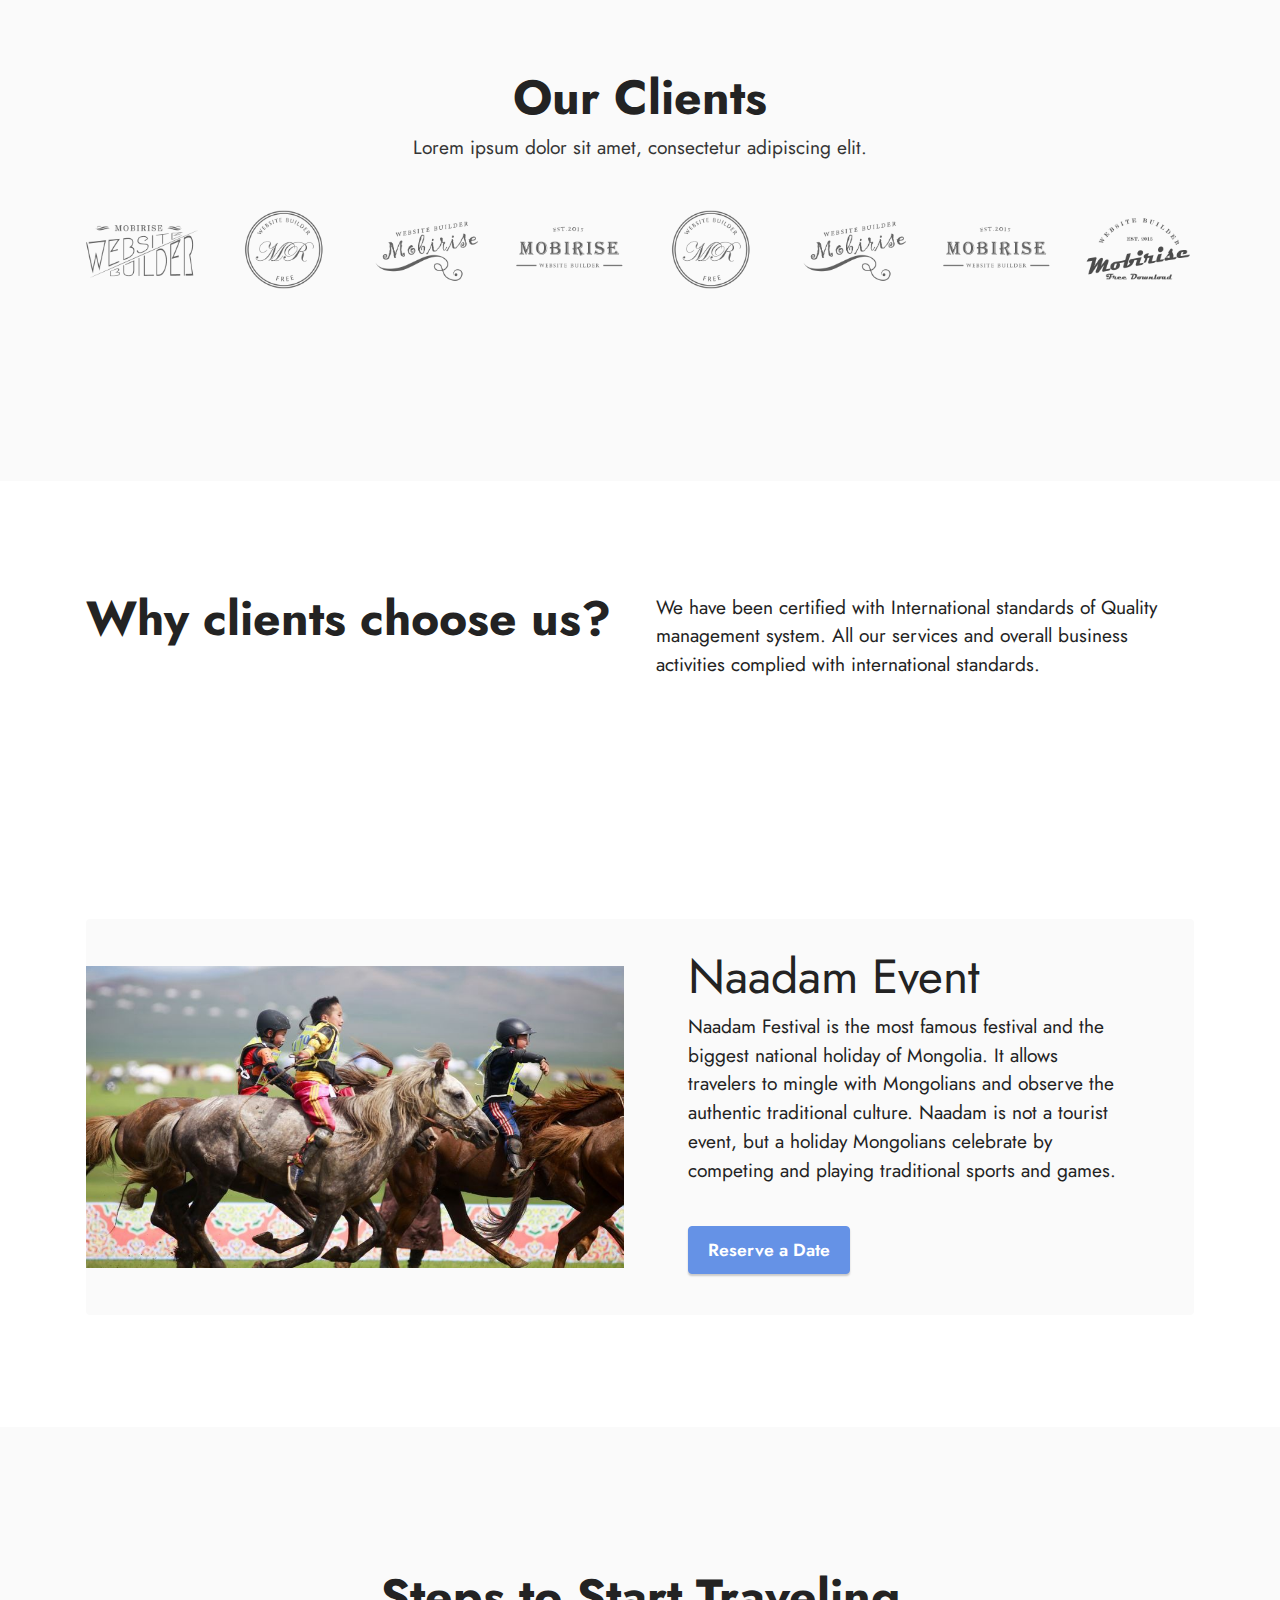
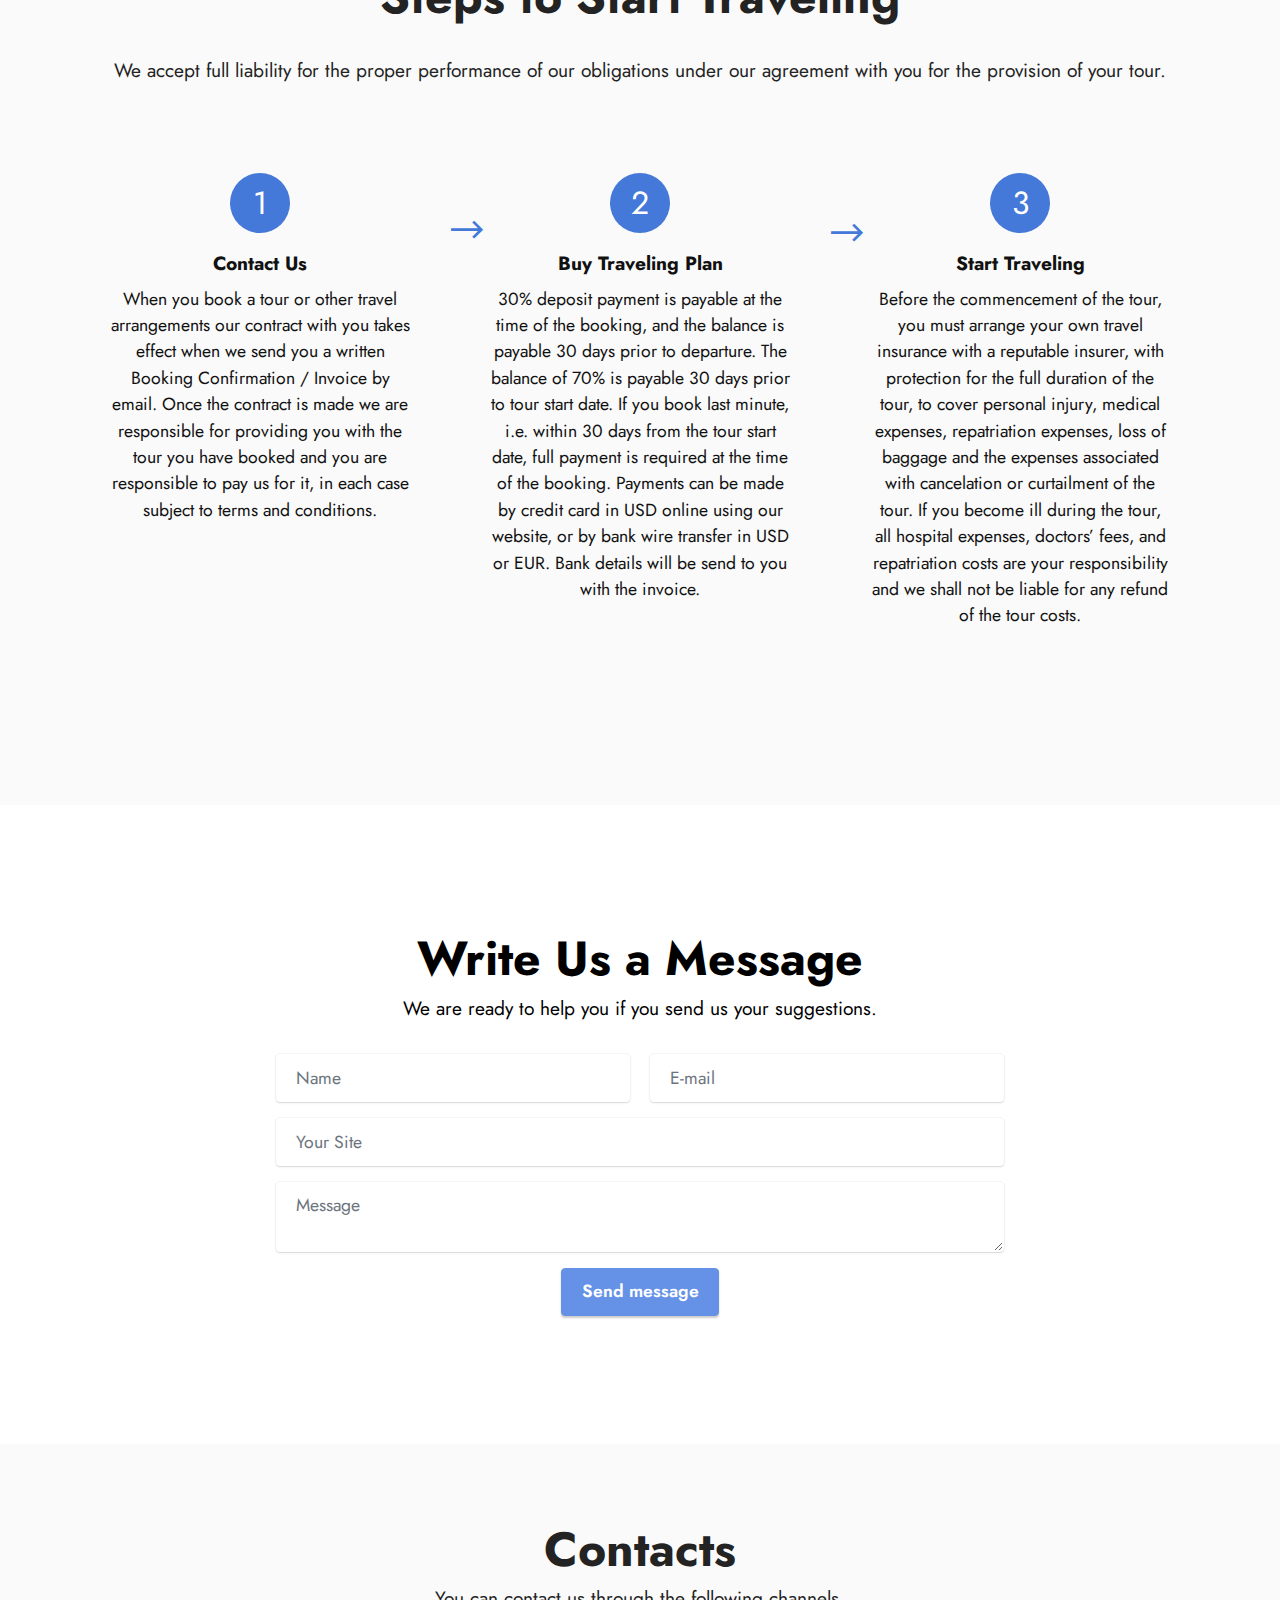
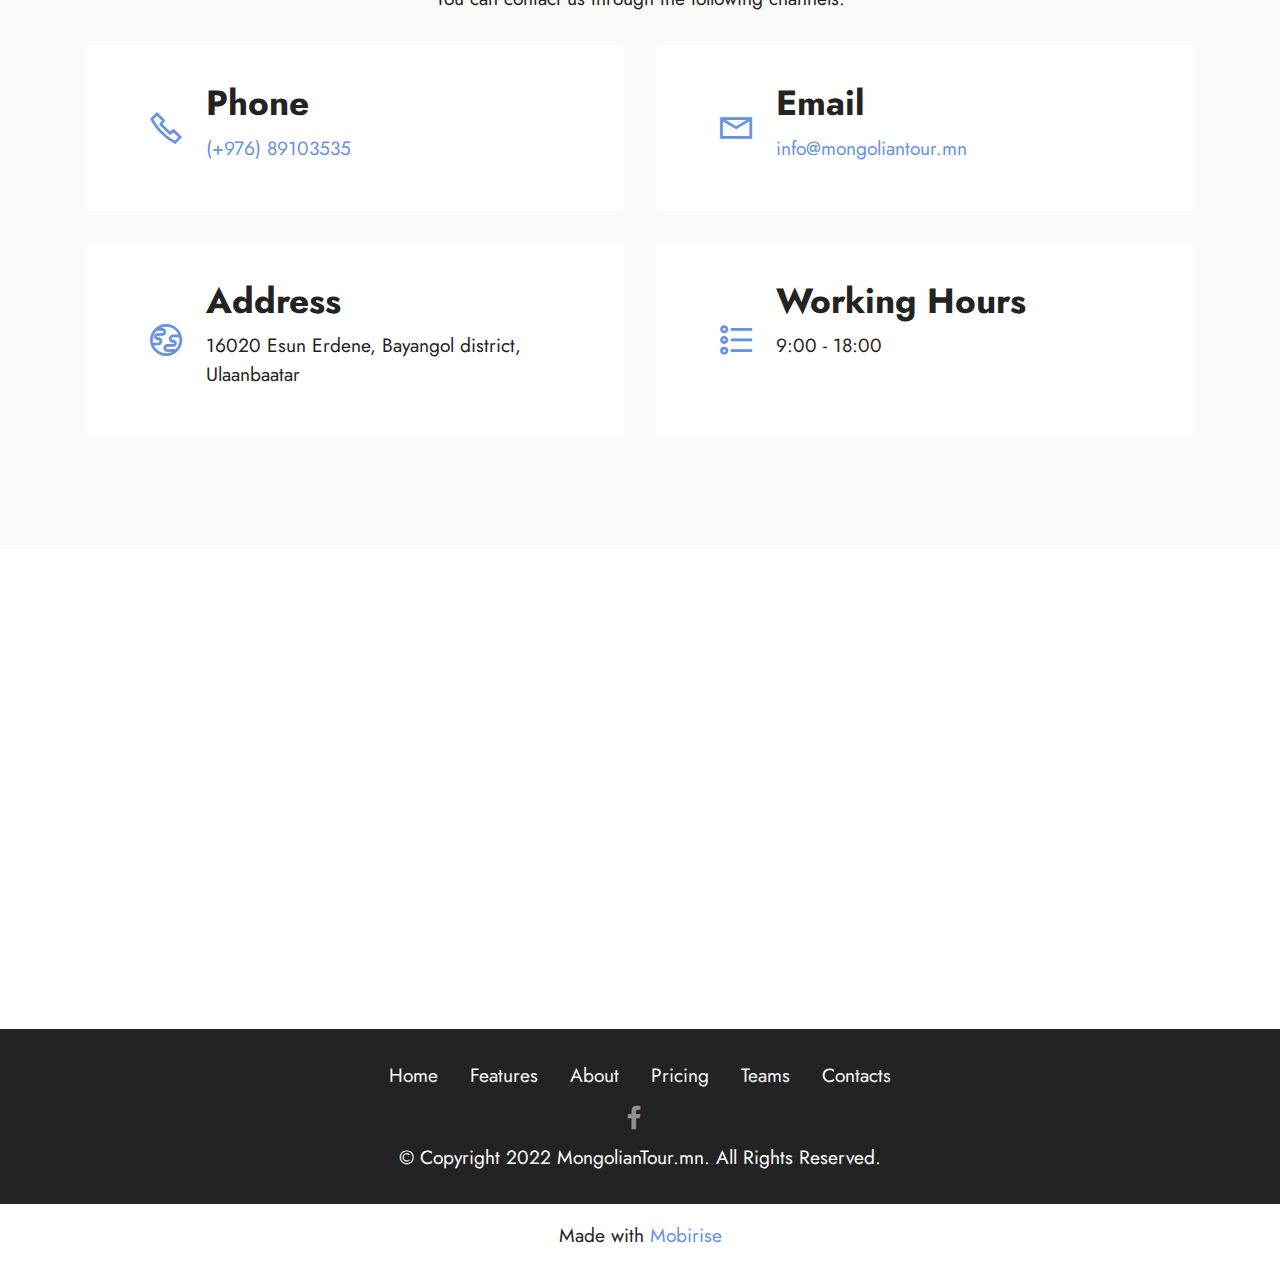
<file: company.html>
<!DOCTYPE html>
<html  >
<head>
  <!-- Site made with Mobirise Website Builder v5.6.8, https://mobirise.com -->
  <meta charset="UTF-8">
  <meta http-equiv="X-UA-Compatible" content="IE=edge">
  <meta name="generator" content="Mobirise v5.6.8, mobirise.com">
  <meta name="twitter:card" content="summary_large_image"/>
  <meta name="twitter:image:src" content="">
  <meta property="og:image" content="">
  <meta name="twitter:title" content="MongolianTour.mn Company">
  <meta name="viewport" content="width=device-width, initial-scale=1, minimum-scale=1">
  <link rel="shortcut icon" href="assets/images/55473413-1230471747129809-7263341351725432832-n-121x121.jpg" type="image/x-icon">
  <meta name="description" content="www.MongolianTour.mn">
  
  
  <title>MongolianTour.mn Company</title>
  <link rel="stylesheet" href="assets/web/assets/mobirise-icons2/mobirise2.css">
  <link rel="stylesheet" href="assets/bootstrap/css/bootstrap.min.css">
  <link rel="stylesheet" href="assets/bootstrap/css/bootstrap-grid.min.css">
  <link rel="stylesheet" href="assets/bootstrap/css/bootstrap-reboot.min.css">
  <link rel="stylesheet" href="assets/socicon/css/styles.css">
  <link rel="stylesheet" href="assets/theme/css/style.css">
  <link rel="preload" href="https://fonts.googleapis.com/css?family=Jost:100,200,300,400,500,600,700,800,900,100i,200i,300i,400i,500i,600i,700i,800i,900i&display=swap" as="style" onload="this.onload=null;this.rel='stylesheet'">
  <noscript><link rel="stylesheet" href="https://fonts.googleapis.com/css?family=Jost:100,200,300,400,500,600,700,800,900,100i,200i,300i,400i,500i,600i,700i,800i,900i&display=swap"></noscript>
  <link rel="preload" as="style" href="assets/mobirise/css/mbr-additional.css"><link rel="stylesheet" href="assets/mobirise/css/mbr-additional.css" type="text/css">
  
  
  
  
</head>
<body>
  
  <section data-bs-version="5.1" class="header14 cid-sFzxmVl7J6" id="header14-1f">

    

    

    <div class="container">
        <div class="row justify-content-center align-items-center">
            <div class="col-12 col-md-6 image-wrapper">
                <img src="assets/images/mbr-1256x829.jpg" alt="Mobirise Website Builder">
            </div>
            <div class="col-12 col-md">
                <div class="text-wrapper">
                    <h1 class="mbr-section-title mbr-fonts-style mb-3 display-2"><strong>MongolianTour.mn</strong><br><strong> </strong><br><strong>Travel Agency Company</strong></h1>
                    <p class="mbr-text mbr-fonts-style display-7">Mongolia, the ancient realm of Chingis Khan, has emerged from the shadow of Communism and is now open to the world.  To begin your travel to discover the history, culture, and people of Mongolia, click on some of the links below.  
<br>Mongolia travel is one of today's best-kept travel secrets and most rewarding destinations for adventurous travelers. 
<br>
<br>By jeep, on foot, or on horseback, the natural wonders of Mongolia rival any in the world.  Roam the dry washes of the Gobi famous for dinosaur bones or watch the Naadam Festival; horse racing, wrestling, and archery. For the intrepid, a visit to the Reindeer People or Kazakh Eagle Hunters is an unforgettable experience.</p>
                    <div class="mbr-section-btn mt-3"><a class="btn btn-secondary display-4" href="page2.html">Get Started</a>
                        <a class="btn btn-primary display-4" href="page6.html">Read More</a></div>
                </div>
            </div>
        </div>
    </div>
</section>

<section data-bs-version="5.1" class="features1 cid-sFzyUE9AaP" id="features1-1i">
    

    
    <div class="container-fluid">
        <div class="row">
            <div class="col-12 col-lg-9">
                <h3 class="mbr-section-title mbr-fonts-style align-center mb-0 display-2">
                    <strong>Our Features</strong>
                </h3>
                
            </div>
        </div>
        <div class="row">
            <div class="card col-12 col-md-6 col-lg-3">
                <div class="card-wrapper">
                    <div class="card-box align-center">
                        <div class="iconfont-wrapper">
                            <span class="mbr-iconfont mobi-mbri-contact-form mobi-mbri"></span>
                        </div>
                        <h5 class="card-title mbr-fonts-style display-5"><strong>Guides</strong></h5>
                        <p class="card-text mbr-fonts-style display-7">Our guides are experienced and professional. They are certified in first aid and CPR and are knowledgeable of Mongolian natural and cultural history. They will go out of their way to ensure that your trip is seamless, enriching, and fun. Your guide will act as your resident expert and you can count on them to take great care of you.</p>
                    </div>
                </div>
            </div>
            <div class="card col-12 col-md-6 col-lg-3">
                <div class="card-wrapper">
                    <div class="card-box align-center">
                        <div class="iconfont-wrapper">
                            <span class="mbr-iconfont mobi-mbri-growing-chart mobi-mbri"></span>
                        </div>
                        <h5 class="card-title mbr-fonts-style display-5"><strong>Campgrounds</strong></h5>
                        <p class="card-text mbr-fonts-style display-7">We utilize established camping areas near and within parks and protected areas as our base camps. We select campgrounds based upon their scenic beauty and secluded nature. Many of our camping areas have running water; others are a bit more rustic with clean outhouse style facilities. Pay showers are usually available every other night.</p>
                    </div>
                </div>
            </div>
            <div class="card col-12 col-md-6 col-lg-3">
                <div class="card-wrapper">
                    <div class="card-box align-center">
                        <div class="iconfont-wrapper">
                            <span class="mbr-iconfont mobi-mbri-cash mobi-mbri"></span>
                        </div>
                        <h5 class="card-title mbr-fonts-style display-5"><strong>Custom Tours</strong></h5>
                        <p class="card-text mbr-fonts-style display-7">We provide complete outdoor expedition services to Boy Scout groups, clubs, school groups, families, groups of extended friends, and the like. If you would like to design an Mongolia adventure tour of your own, we’ll help. Ask about trip leader discounts. Visit our Custom Tours page for more information.</p>
                    </div>
                </div>
            </div>
            
        </div>
    </div>
</section>

<section data-bs-version="5.1" class="header14 cid-sFzz5E692j" id="header14-1j">

    

    

    <div class="container">
        <div class="row justify-content-center align-items-center">
            <div class="col-12 col-md-6 image-wrapper">
                <img src="assets/images/mbr-1256x837.jpg" alt="Mobirise Website Builder">
            </div>
            <div class="col-12 col-md">
                <div class="text-wrapper">
                    <h1 class="mbr-section-title mbr-fonts-style mb-3 display-2">
                        <strong>About Company</strong></h1>
                    <p class="mbr-text mbr-fonts-style display-7">We can offer a variety of itineraries that may include domestic flights, local night buses, car rental, excursions (group or private) together with hotels that offer a good quality/price ratio. With the form, we create tailor-made programs, according to your tastes, your needs, and obligations, with one a single goal: to make your trip to Mongolia unforgettable.
<br>
<br>Have a look at our “examples of itineraries”. Our itineraries are flexible and can be adjusted according to your preferences and the time you have available.<br></p>
                    <div class="mbr-section-btn mt-3"><a class="btn btn-primary display-4" href="page6.html">Read More</a></div>
                </div>
            </div>
        </div>
    </div>
</section>

<section data-bs-version="5.1" class="content4 cid-sFzIdnt1ra" id="content4-1q">
    
    
    <div class="container">
        <div class="row justify-content-center">
            <div class="title col-md-12 col-lg-10">
                <h3 class="mbr-section-title mbr-fonts-style align-center mb-4 display-2"><strong>Our Pricing</strong></h3>
                
                
            </div>
        </div>
    </div>
</section>

<section data-bs-version="5.1" class="pricing2 cid-sFzDdjoEIw" id="pricing2-1k">
    

    
    <div class="container">
        <div class="row justify-content-center">
            <div class="col-12 col-md-6 align-center col-lg-3">
                <div class="plan">
                    <div class="plan-header">
                        <h6 class="plan-title mbr-fonts-style mb-3 display-5"><strong>The Essence of Mongolia</strong></h6>
                        <div class="plan-price">
                            <p class="price mbr-fonts-style m-0 display-2"><strong>$400</strong></p>
                            <p class="price-term mbr-fonts-style mb-3 display-7"><strong>3 Days 2 Nights</strong></p>
                        </div>
                    </div>
                    <div class="plan-body">
                        <div class="plan-list mb-4">
                            <ul class="list-group mbr-fonts-style list-group-flush display-7">
                                <li class="list-group-item">Yurt homestay alongside nomads
</li><li class="list-group-item">Sand dunes of Gobi
</li><li class="list-group-item">Spotting wild horses</li>
                            </ul>
                        </div>
                        <div class="mbr-section-btn text-center"><a href="page2.html" class="btn btn-primary-outline display-4">Get started</a></div>
                    </div>
                </div>
            </div>
            <div class="col-12 col-md-6 align-center col-lg-3">
                <div class="plan">
                    <div class="plan-header">
                        <h6 class="plan-title mbr-fonts-style mb-3 display-5"><strong>On Horseback to Mystical Taiga</strong></h6>
                        <div class="plan-price">
                            <p class="price mbr-fonts-style m-0 display-2"><strong>$2,200</strong></p>
                            <p class="price-term mbr-fonts-style mb-3 display-7"><strong>12 Days 11 Nights</strong></p>
                        </div>
                    </div>
                    <div class="plan-body">
                        <div class="plan-list mb-4">
                            <ul class="list-group mbr-fonts-style list-group-flush display-7">
                                <li class="list-group-item">Explore the Mystical Taiga
</li><li class="list-group-item">Visit Reindeer &amp; Khuvsgul lake
</li><li class="list-group-item">Stay with Tsaachin family</li>
                            </ul>
                        </div>
                        <div class="mbr-section-btn text-center"><a href="page2.html" class="btn btn-primary-outline display-4">Get started</a></div>
                    </div>
                </div>
            </div>
            <div class="col-12 col-md-6 align-center col-lg-3">
                <div class="plan">
                    <div class="plan-header">
                        <h6 class="plan-title mbr-fonts-style mb-3 display-5"><strong>Golden Eagle Festival</strong></h6>
                        <div class="plan-price">
                            <p class="price mbr-fonts-style m-0 display-2"><strong>$1,600</strong></p>
                            <p class="price-term mbr-fonts-style mb-3 display-7"><strong>5 Days 4 Nights</strong></p>
                        </div>
                    </div>
                    <div class="plan-body">
                        <div class="plan-list mb-4">
                            <ul class="list-group mbr-fonts-style list-group-flush display-7">
                                <li class="list-group-item">Enjoying eagle festival
</li><li class="list-group-item">&nbsp;Experiencing Kazakh culture
</li><li class="list-group-item">&nbsp;Watching eagle training
</li><li class="list-group-item">&nbsp;Meet with local ethnic people</li>
                            </ul>
                        </div>
                        <div class="mbr-section-btn text-center"><a href="page2.html" class="btn btn-primary-outline display-4">Get started</a></div>
                    </div>
                </div>
            </div>
            <div class="col-12 col-md-6 align-center col-lg-3">
                <div class="plan">
                    <div class="plan-header">
                        <h6 class="plan-title mbr-fonts-style mb-3 display-5"><strong>Treasures of Mongolia</strong></h6>
                        <div class="plan-price">
                            <p class="price mbr-fonts-style m-0 display-2"><strong>$1,800</strong></p>
                            <p class="price-term mbr-fonts-style mb-3 display-7"><strong>12 Days 11 Nights</strong></p>
                        </div>
                    </div>
                    <div class="plan-body">
                        <div class="plan-list mb-4">
                            <ul class="list-group mbr-fonts-style list-group-flush display-7">
                                <li class="list-group-item">Explore the Gobi Desert
</li><li class="list-group-item">Visit Orkhon Waterfall
</li><li class="list-group-item">Stay with yak herders</li>
                            </ul>
                        </div>
                        <div class="mbr-section-btn text-center"><a href="page2.html" class="btn btn-primary-outline display-4">Get started</a></div>
                    </div>
                </div>
            </div>
        </div>
    </div>
</section>

<section data-bs-version="5.1" class="team1 cid-sFzErVWEaH" id="team1-1o">
    

    
    <div class="container">
        <div class="row justify-content-center">
            <div class="col-12">
                <h3 class="mbr-section-title1 mbr-fonts-style align-center mb-5 display-2">
                    <strong>Our Team</strong>
                </h3>
                
            </div>
            <div class="col-sm-6 col-lg-4">
                <div class="card-wrap">
                    <div class="image-wrap">
                        <img src="assets/images/71599389-173947740402111-814518342705479680-n-6-596x597.jpeg" alt="MongolianTour.mn">
                    </div>
                    <div class="content-wrap">
                        <h5 class="mbr-section-title card-title mbr-fonts-style align-center m-0 display-5"><strong>Dashnyam L.</strong></h5>
                        <h6 class="mbr-role mbr-fonts-style align-center mb-3 display-4">
                            <strong>Director</strong></h6>
                        <p class="card-text mbr-fonts-style align-center display-7">
                            MongolianTour.mn</p>
                        
                        <div class="mbr-section-btn card-btn align-center"><a class="btn btn-primary display-4" href="https://www.facebook.com/profile.php?id=100033606571182" target="_blank">View
                                Profile</a></div>
                    </div>
                </div>
            </div>

            <div class="col-sm-6 col-lg-4">
                <div class="card-wrap">
                    <div class="image-wrap">
                        <img src="assets/images/287602-10150833881615331-52503662-o-1-596x748.jpeg" alt="MongolianTour.mn">
                    </div>
                    <div class="content-wrap">
                        <h5 class="mbr-section-title card-title mbr-fonts-style align-center m-0 display-5">
                            <strong>Bazarragchaa D.</strong></h5>
                        <h6 class="mbr-role mbr-fonts-style align-center mb-3 display-4">
                            <strong>Manager</strong>
                        </h6>
                        <p class="card-text mbr-fonts-style align-center display-7">
                            MongolianTour.mn
                        </p>
                        
                        <div class="mbr-section-btn card-btn align-center"><a class="btn btn-primary display-4" href="https://www.facebook.com/danzanbaljir.bazarragchaa" target="_blank">View
                                Profile</a></div>
                    </div>
                </div>
            </div>

            <div class="col-sm-6 col-lg-4">
                <div class="card-wrap">
                    <div class="image-wrap">
                        <img src="assets/images/73322486-2459224871004200-7411134784153321472-n-816x612.jpeg" alt="MongolianTour.mn">
                    </div>
                    <div class="content-wrap">
                        <h5 class="mbr-section-title card-title mbr-fonts-style align-center m-0 display-5"><strong>Otgoo</strong></h5>
                        <h6 class="mbr-role mbr-fonts-style align-center mb-3 display-4">
                            <strong>Secretary</strong></h6>
                        <p class="card-text mbr-fonts-style align-center display-7">
                            MongolianTour.mn
                        </p>
                        
                        <div class="mbr-section-btn card-btn align-center"><a class="btn btn-primary display-4" href="https://www.facebook.com/UjKhanTravel" target="_blank">View
                                Profile</a></div>
                    </div>
                </div>
            </div>

            
        </div>
    </div>
</section>

<section data-bs-version="5.1" class="clients1 cid-sFAw7z51L3" id="clients1-1u">
    
    <div class="images-container container">
        <div class="mbr-section-head">
            <h3 class="mbr-section-title mbr-fonts-style align-center mb-0 display-2">
                <strong>Our Clients</strong>
            </h3>
            <h4 class="mbr-section-subtitle mbr-fonts-style align-center mb-0 mt-2 display-7">Lorem ipsum dolor sit amet, consectetur adipiscing elit.</h4>
            
        </div>
        <div class="row justify-content-center mt-4">
            <div class="col-md-3 card">
                <img src="assets/images/1.png" alt="Mobirise Website Builder">
            </div>
            <div class="col-md-3 card">
                <img src="assets/images/2.png" alt="Mobirise Website Builder">
            </div>
            <div class="col-md-3 card">
                <img src="assets/images/3.png" alt="Mobirise Website Builder">
            </div>
            <div class="col-md-3 card">
                <img src="assets/images/4.png" alt="Mobirise Website Builder">
            </div>
            <div class="col-md-3 card">
                <img src="assets/images/2.png" alt="Mobirise Website Builder">
            </div>
            <div class="col-md-3 card">
                <img src="assets/images/3.png" alt="Mobirise Website Builder">
            </div>
            <div class="col-md-3 card">
                <img src="assets/images/4.png" alt="Mobirise Website Builder">
            </div>
            <div class="col-md-3 card">
                <img src="assets/images/5.png" alt="Mobirise Website Builder">
            </div>
        </div>
    </div>
</section>

<section data-bs-version="5.1" class="content10 cid-sFAZRnJnnI" id="content10-22">
    
    <div class="container">
        <div class="row justify-content-center">
            <div class="col-12 col-md">
                
                <h6 class="mbr-section-subtitle mbr-fonts-style mb-4 display-2"><strong>Why clients choose us?</strong></h6>
            </div>
            <div class="col-md-12 col-lg-6">
                <p class="mbr-text mbr-fonts-style display-7">We have been certified with International standards of Quality management system. All our services and overall business activities complied with international standards.</p>
            </div>
        </div>
    </div>
</section>

<section data-bs-version="5.1" class="features6 cid-t5iVDJ00Pa" id="features7-l">
    <!---->
    

    
    <div class="container">
        <div class="card-wrapper">
            <div class="row align-items-center">
                <div class="col-12 col-lg-6">
                    <div class="image-wrapper">
                        <img src="assets/images/zmucdj-mpa4747-h450-900x568.jpeg" alt="MongolianTour.mn">
                    </div>
                </div>
                <div class="col-12 col-lg">
                    <div class="text-box">
                        <h5 class="mbr-title mbr-fonts-style display-2">Naadam Event</h5>
                        <p class="mbr-text mbr-fonts-style display-7">Naadam Festival is the most famous festival and the biggest national holiday of Mongolia. It allows travelers to mingle with Mongolians and observe the authentic traditional culture. Naadam is not a tourist event, but a holiday Mongolians celebrate by competing and playing traditional sports and games.</p>
                        
                        <div class="mbr-section-btn pt-3"><a href="event.html" class="btn btn-primary display-4">Reserve a Date</a></div>
                    </div>
                </div>
            </div>
        </div>
    </div>
</section>

<section data-bs-version="5.1" class="features23 cid-sFAyHxWQ1N" id="features24-20">

    
    
    <div class="container">
        <div class="row justify-content-center">
            <div class="col-12">
                <div class="card-wrapper mb-4">
                    <div class="card-box align-center">
                        <h4 class="card-title mbr-fonts-style mb-4 display-2">
                            <strong>Steps to Start Traveling</strong></h4>
                        <p class="mbr-text mbr-fonts-style mb-4 display-7">We accept full liability for the proper performance of our obligations under our agreement with you for the provision of your tour. </p>
                        
                    </div>
                </div>
            </div>
            <div class="col-12 col-md-6 col-lg-4">
                <div class="item first mbr-flex p-4">
                    <div class="icon-wrap w-100">
                        <div class="icon-box">
                            <span class="step-number mbr-fonts-style display-5">1</span>
                        </div>
                    </div>

                    <div class="text-box">
                        <h4 class="icon-title card-title mbr-black mbr-fonts-style display-7"><strong>Contact Us</strong></h4>
                        <h5 class="mbr-text mbr-black mbr-fonts-style display-4">When you book a tour or other travel arrangements our contract with you takes effect when we send you a written Booking Confirmation / Invoice by email. Once the contract is made we are responsible for providing you with the tour you have booked and you are responsible to pay us for it, in each case subject to terms and conditions.</h5>
                    </div>
                </div>
                <!-- <span mbr-icon class="mbr-iconfont mobi-mbri-devices mobi-mbri"></span> -->
            </div>
            <div class="col-12 col-md-6 col-lg-4">
                <div class="item mbr-flex p-4">
                    <div class="icon-wrap w-100">
                        <div class="icon-box">
                            <span class="step-number mbr-fonts-style display-5">2</span>
                        </div>
                    </div>
                    <div class="text-box">
                        <h4 class="icon-title card-title mbr-black mbr-fonts-style display-7">
                            <strong>Buy Traveling Plan</strong></h4>
                        <h5 class="mbr-text mbr-black mbr-fonts-style display-4">30% deposit payment is payable at the time of the booking, and the balance is payable 30 days prior to departure. The balance of 70% is payable 30 days prior to tour start date. If you book last minute, i.e. within 30 days from the tour start date, full payment is required at the time of the booking. Payments can be made by credit card in USD online using our website, or by bank wire transfer in USD or EUR. Bank details will be send to you with the invoice.</h5>
                    </div>
                </div>
            </div>
            <div class="col-12 col-md-6 col-lg-4">
                <div class="item mbr-flex p-4">
                    <div class="icon-wrap w-100">
                        <div class="icon-box">
                            <span class="step-number mbr-fonts-style display-5">3</span>
                        </div>
                    </div>
                    <div class="text-box">
                        <h4 class="icon-title card-title mbr-black mbr-fonts-style display-7"><strong>Start Traveling</strong></h4>
                        <h5 class="mbr-text mbr-black mbr-fonts-style display-4">Before the commencement of the tour, you must arrange your own travel insurance with a reputable insurer, with protection for the full duration of the tour, to cover personal injury, medical expenses, repatriation expenses, loss of baggage and the expenses associated with cancelation or curtailment of the tour. If you become ill during the tour, all hospital expenses, doctors’ fees, and repatriation costs are your responsibility and we shall not be liable for any refund of the tour costs.</h5>
                    </div>
                </div>
            </div>
            
            
            
            
            
        </div>
    </div>
</section>

<section data-bs-version="5.1" class="form5 cid-sFzDs3t9EG" id="form5-1m">
    
    
    <div class="container">
        <div class="mbr-section-head">
            <h3 class="mbr-section-title mbr-fonts-style align-center mb-0 display-2"><strong>Write Us a Message</strong></h3>
            <h4 class="mbr-section-subtitle mbr-fonts-style align-center mb-0 mt-2 display-7">We are ready to help you if you send us your suggestions.</h4>
        </div>
        <div class="row justify-content-center mt-4">
            <div class="col-lg-8 mx-auto mbr-form" data-form-type="formoid">
                <form action="https://mobirise.eu/" method="POST" class="mbr-form form-with-styler" data-form-title="Form Name"><input type="hidden" name="email" data-form-email="true" value="Pj7BwEmqa6LzYYIEzjOlzUufmNa1ahqHNjSuCfNOpb0HVUQvtL9SWqrdVvFuRyZcLVe4fg0Sq8hcpHDAdDrM/sSWxzWlxaZa8bBqx/a7rNK75XYEpEYyMKYyFGibcMEh">
                    <div class="row">
                        <div hidden="hidden" data-form-alert="" class="alert alert-success col-12">Thanks for filling out
                            the form!</div>
                        <div hidden="hidden" data-form-alert-danger="" class="alert alert-danger col-12">Oops...! some
                            problem!</div>
                    </div>
                    <div class="dragArea row">
                        <div class="col-md col-sm-12 form-group mb-3" data-for="name">
                            <input type="text" name="name" placeholder="Name" data-form-field="name" class="form-control" value="" id="name-form5-1m">
                        </div>
                        <div class="col-md col-sm-12 form-group mb-3" data-for="email">
                            <input type="email" name="email" placeholder="E-mail" data-form-field="email" class="form-control" value="" id="email-form5-1m">
                        </div>
                        <div class="col-12 form-group mb-3" data-for="url">
                            <input type="url" name="url" placeholder="Your Site" data-form-field="url" class="form-control" value="" id="url-form5-1m">
                        </div>
                        <div class="col-12 form-group mb-3" data-for="textarea">
                            <textarea name="textarea" placeholder="Message" data-form-field="textarea" class="form-control" id="textarea-form5-1m"></textarea>
                        </div>
                        <div class="col-lg-12 col-md-12 col-sm-12 align-center mbr-section-btn"><button type="submit" class="btn btn-primary display-4">Send message</button></div>
                    </div>
                </form>
            </div>
        </div>
    </div>
</section>

<section data-bs-version="5.1" class="contacts2 cid-sFzIA7KGYz" id="contacts2-1r">
    <!---->
    
    
    <div class="container">
        <div class="mbr-section-head">
            <h3 class="mbr-section-title mbr-fonts-style align-center mb-0 display-2">
                <strong>Contacts</strong>
            </h3>
            <h4 class="mbr-section-subtitle mbr-fonts-style align-center mb-0 mt-2 display-7">You can contact us through the following channels.</h4>
        </div>
        <div class="row justify-content-center mt-4">
            <div class="card col-12 col-md-6">
                <div class="card-wrapper">
                    <div class="image-wrapper">
                        <span class="mbr-iconfont mobi-mbri-phone mobi-mbri"></span>
                    </div>
                    <div class="text-wrapper">
                        <h6 class="card-title mbr-fonts-style mb-1 display-5">
                            <strong>Phone</strong>
                        </h6>
                        <p class="mbr-text mbr-fonts-style display-7">
                            <a href="tel:(+976) 89103535" class="text-primary">(+976) 89103535</a>
                        </p>
                    </div>
                </div>
            </div>
            <div class="card col-12 col-md-6">
                <div class="card-wrapper">
                    <div class="image-wrapper">
                        <span class="mbr-iconfont mobi-mbri-letter mobi-mbri"></span>
                    </div>
                    <div class="text-wrapper">
                        <h6 class="card-title mbr-fonts-style mb-1 display-5">
                            <strong>Email</strong>
                        </h6>
                        <p class="mbr-text mbr-fonts-style display-7">
                            <a href="mailto:info@mongoliantour.mn" class="text-primary">info@mongoliantour.mn</a>
                        </p>
                    </div>
                </div>
            </div>
            <div class="card col-12 col-md-6">
                <div class="card-wrapper">
                    <div class="image-wrapper">
                        <span class="mbr-iconfont mobi-mbri-globe mobi-mbri"></span>
                    </div>
                    <div class="text-wrapper">
                        <h6 class="card-title mbr-fonts-style mb-1 display-5">
                            <strong>Address</strong>
                        </h6>
                        <p class="mbr-text mbr-fonts-style display-7">
                            16020 Esun Erdene, Bayangol district, Ulaanbaatar
                        </p>
                    </div>
                </div>
            </div>
            <div class="card col-12 col-md-6">
                <div class="card-wrapper">
                    <div class="image-wrapper">
                        <span class="mbr-iconfont mobi-mbri-bulleted-list mobi-mbri"></span>
                    </div>
                    <div class="text-wrapper">
                        <h6 class="card-title mbr-fonts-style mb-1 display-5">
                            <strong>Working Hours</strong>
                        </h6>
                        <p class="mbr-text mbr-fonts-style display-7">
                            9:00 - 18:00
                        </p>
                    </div>
                </div>
            </div>
        </div>
    </div>
</section>

<section data-bs-version="5.1" class="map2 cid-sFAxp7Y5iM" id="map2-1y">
    
    
    <div>
        
        <div class="google-map"><iframe frameborder="0" style="border:0" src="https://www.google.com/maps/embed/v1/place?key=AIzaSyCt1265A4qvZy9HKUeA8J15AOC4SrCyZe4&amp;q=16020 Esun Edene hothon, Bayangol district, Ulaanbaatar" allowfullscreen=""></iframe></div>
    </div>
</section>

<section data-bs-version="5.1" class="footer3 cid-sFCygHrmNf" once="footers" id="footer3-24">

    

    

    <div class="container">
        <div class="row align-center mbr-white">
            <div class="row row-links">
                <ul class="foot-menu">
                    
                    
                    
                    
                    
                <li class="foot-menu-item mbr-fonts-style display-7"><a href="#top" class="text-white">Home</a></li><li class="foot-menu-item mbr-fonts-style display-7"><a href="index.html#features1-1i" class="text-white">Features</a></li><li class="foot-menu-item mbr-fonts-style display-7"><a href="index.html#header14-1j" class="text-white">About</a></li><li class="foot-menu-item mbr-fonts-style display-7"><a href="index.html#content4-1q" class="text-white text-primary">Pricing</a></li><li class="foot-menu-item mbr-fonts-style display-7"><a href="index.html#team1-1o" class="text-white">Teams</a></li><li class="foot-menu-item mbr-fonts-style display-7"><a href="index.html#contacts4-21" class="text-white">Contacts</a></li></ul>
            </div>
            <div class="row social-row">
                <div class="social-list align-right pb-2">
                    
                    
                    
                    
                    
                    
                <div class="soc-item">
                        <a href="https://www.facebook.com/UjKhanTravel" target="_blank">
                            <span class="mbr-iconfont mbr-iconfont-social socicon-facebook socicon"></span>
                        </a>
                    </div></div>
            </div>
            <div class="row row-copirayt">
                <p class="mbr-text mb-0 mbr-fonts-style mbr-white align-center display-7">
                    © Copyright 2022 MongolianTour.mn. All Rights Reserved.
                </p>
            </div>
        </div>
    </div>
</section><section class="display-7" style="padding: 0;align-items: center;justify-content: center;flex-wrap: wrap;    align-content: center;display: flex;position: relative;height: 4rem;"><a href="https://mobiri.se/2763403" style="flex: 1 1;height: 4rem;position: absolute;width: 100%;z-index: 1;"><img alt="Mobirise.com" style="height: 4rem;" src="[data-uri]"></a><p style="margin: 0;text-align: center;" class="display-7">Made with &#8204;</p><a style="z-index:1" href="https://mobirise.com">Mobirise </a></section><script src="assets/bootstrap/js/bootstrap.bundle.min.js"></script>  <script src="assets/smoothscroll/smooth-scroll.js"></script>  <script src="assets/ytplayer/index.js"></script>  <script src="assets/theme/js/script.js"></script>  <script src="assets/formoid/formoid.min.js"></script>  
  
  
</body>
</html>
</file>
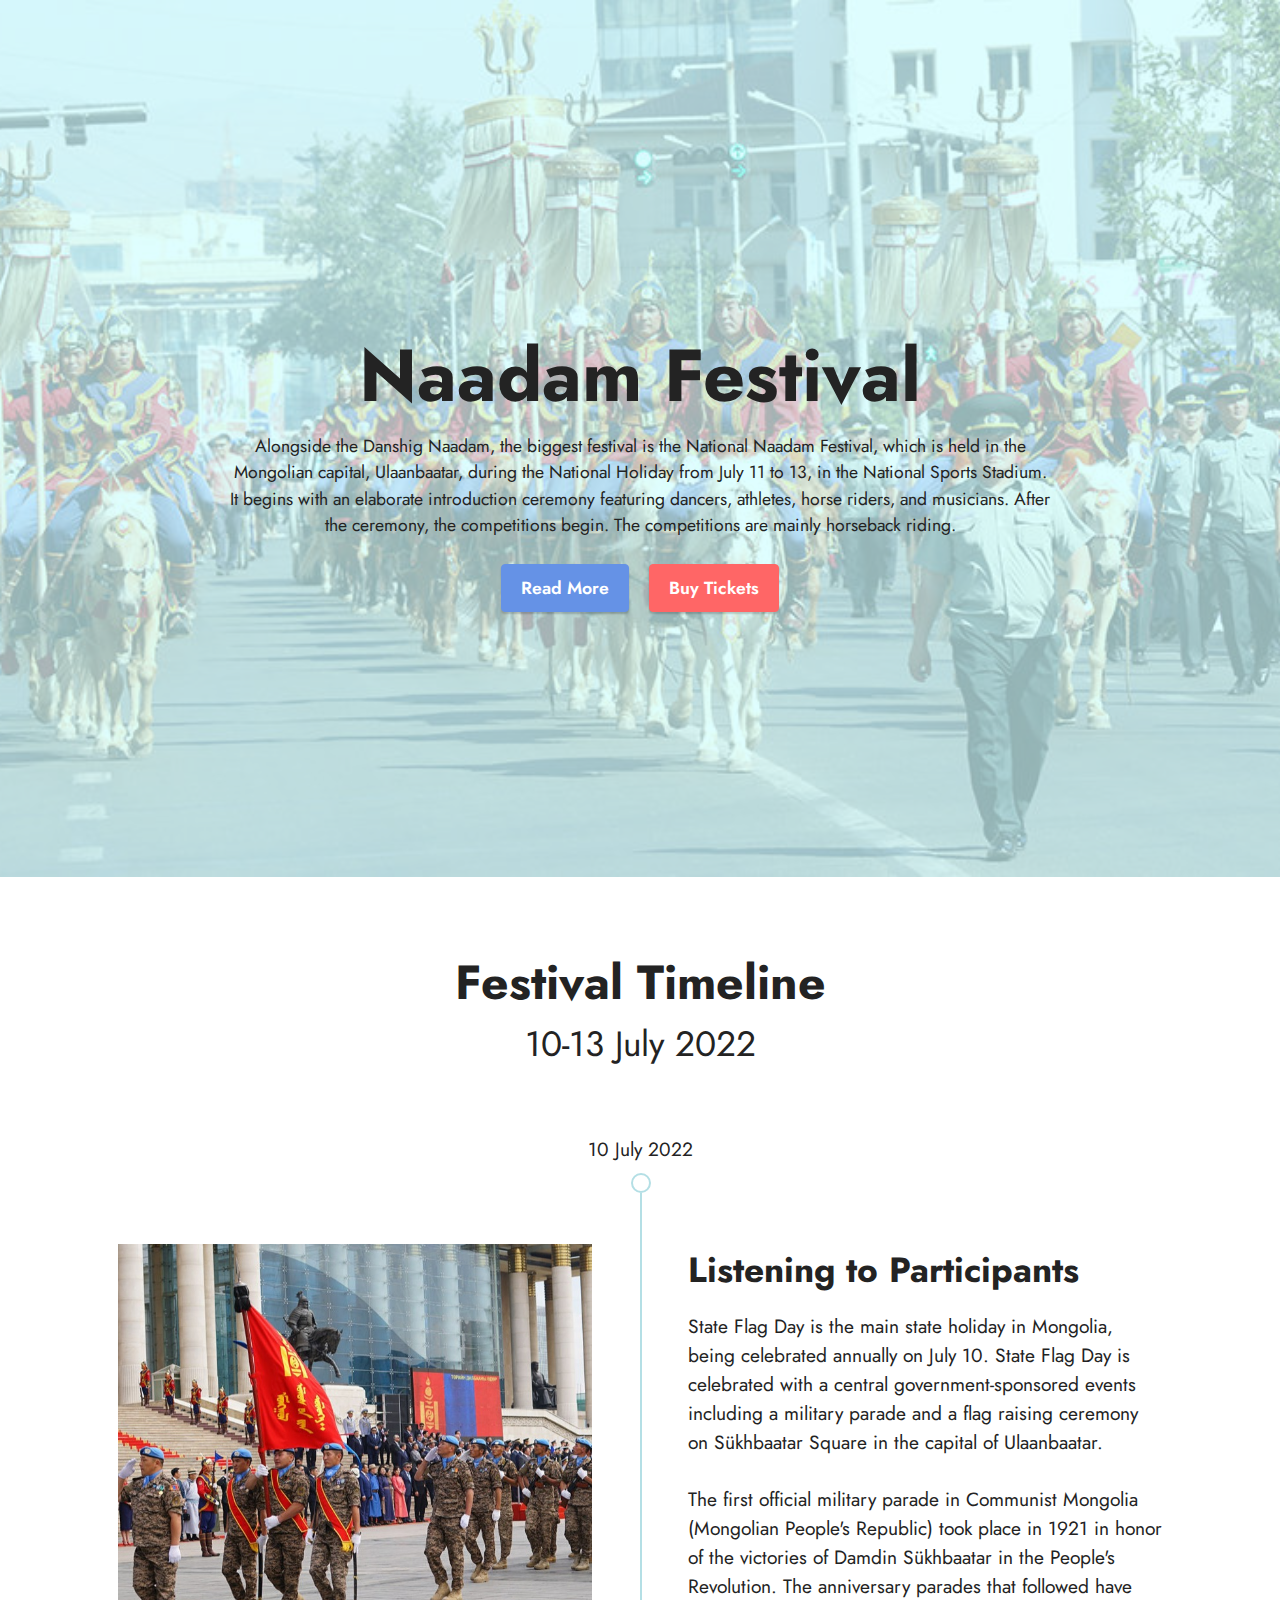
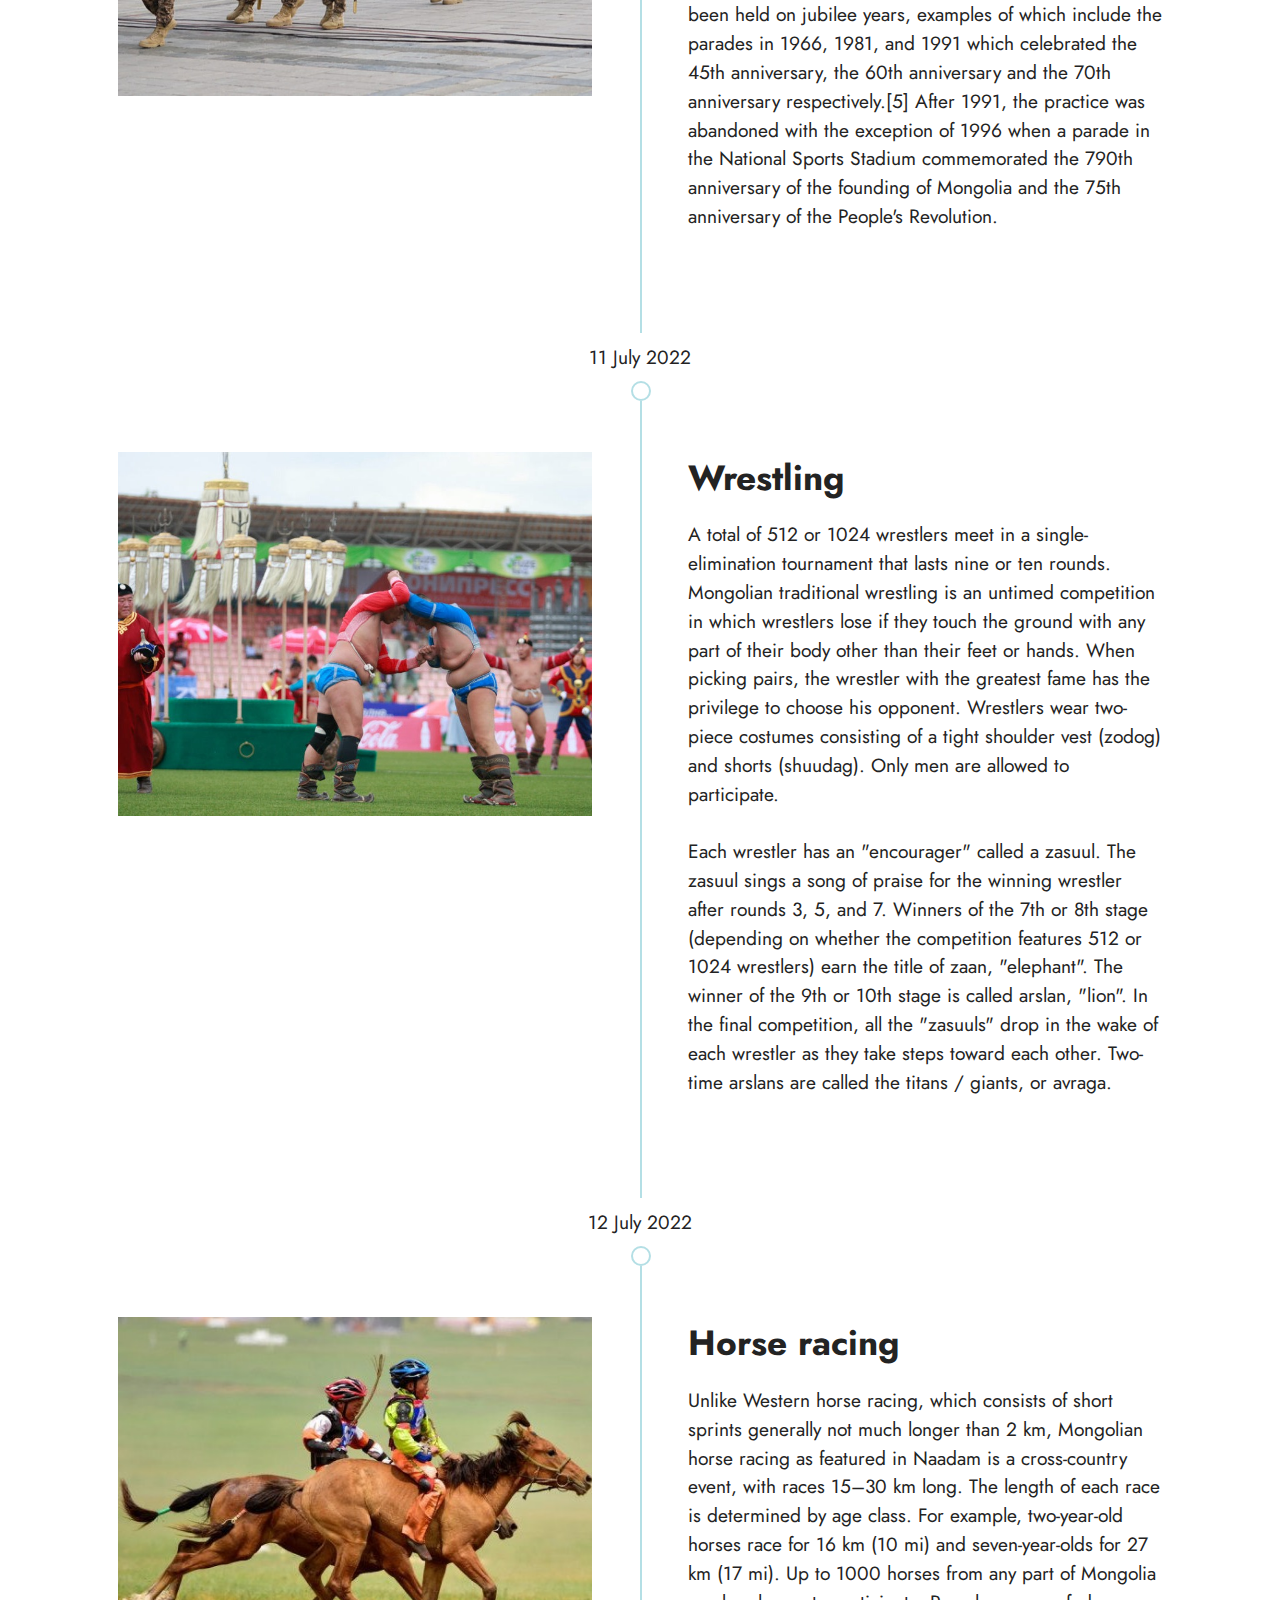
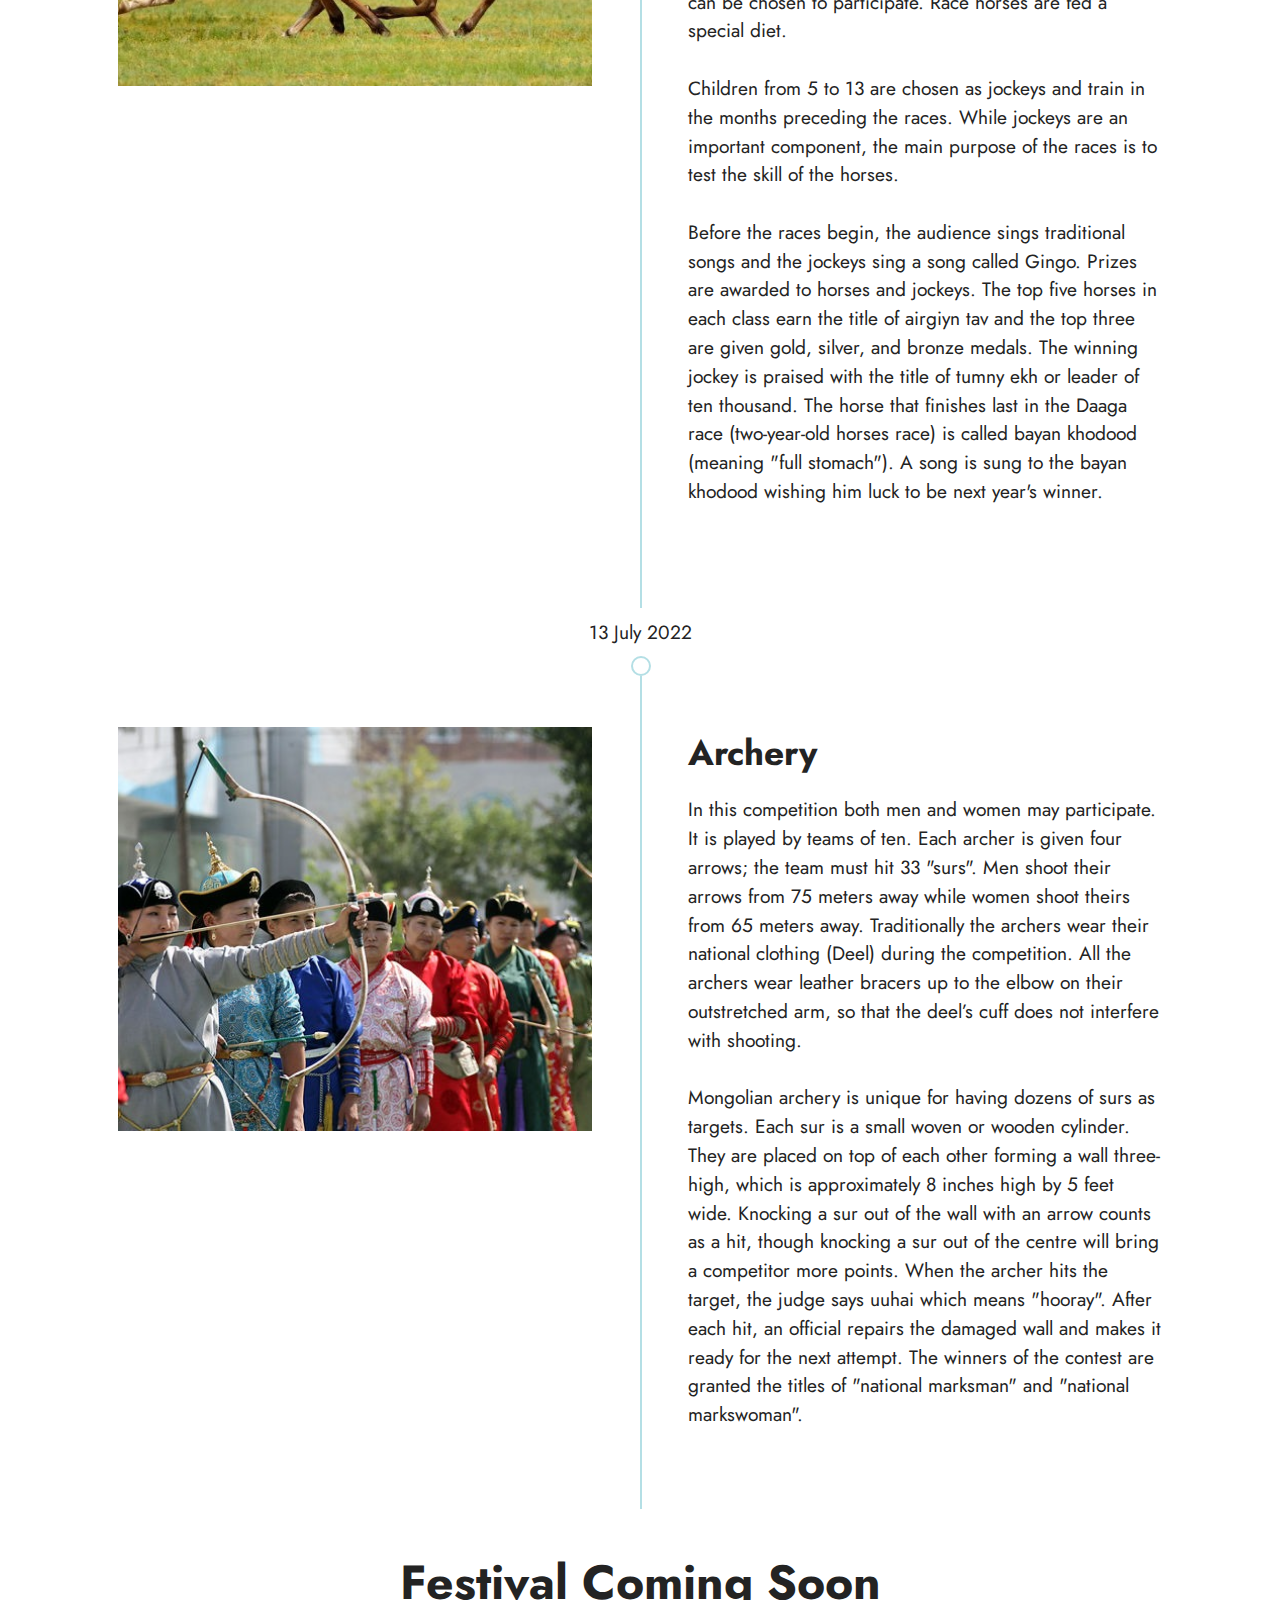
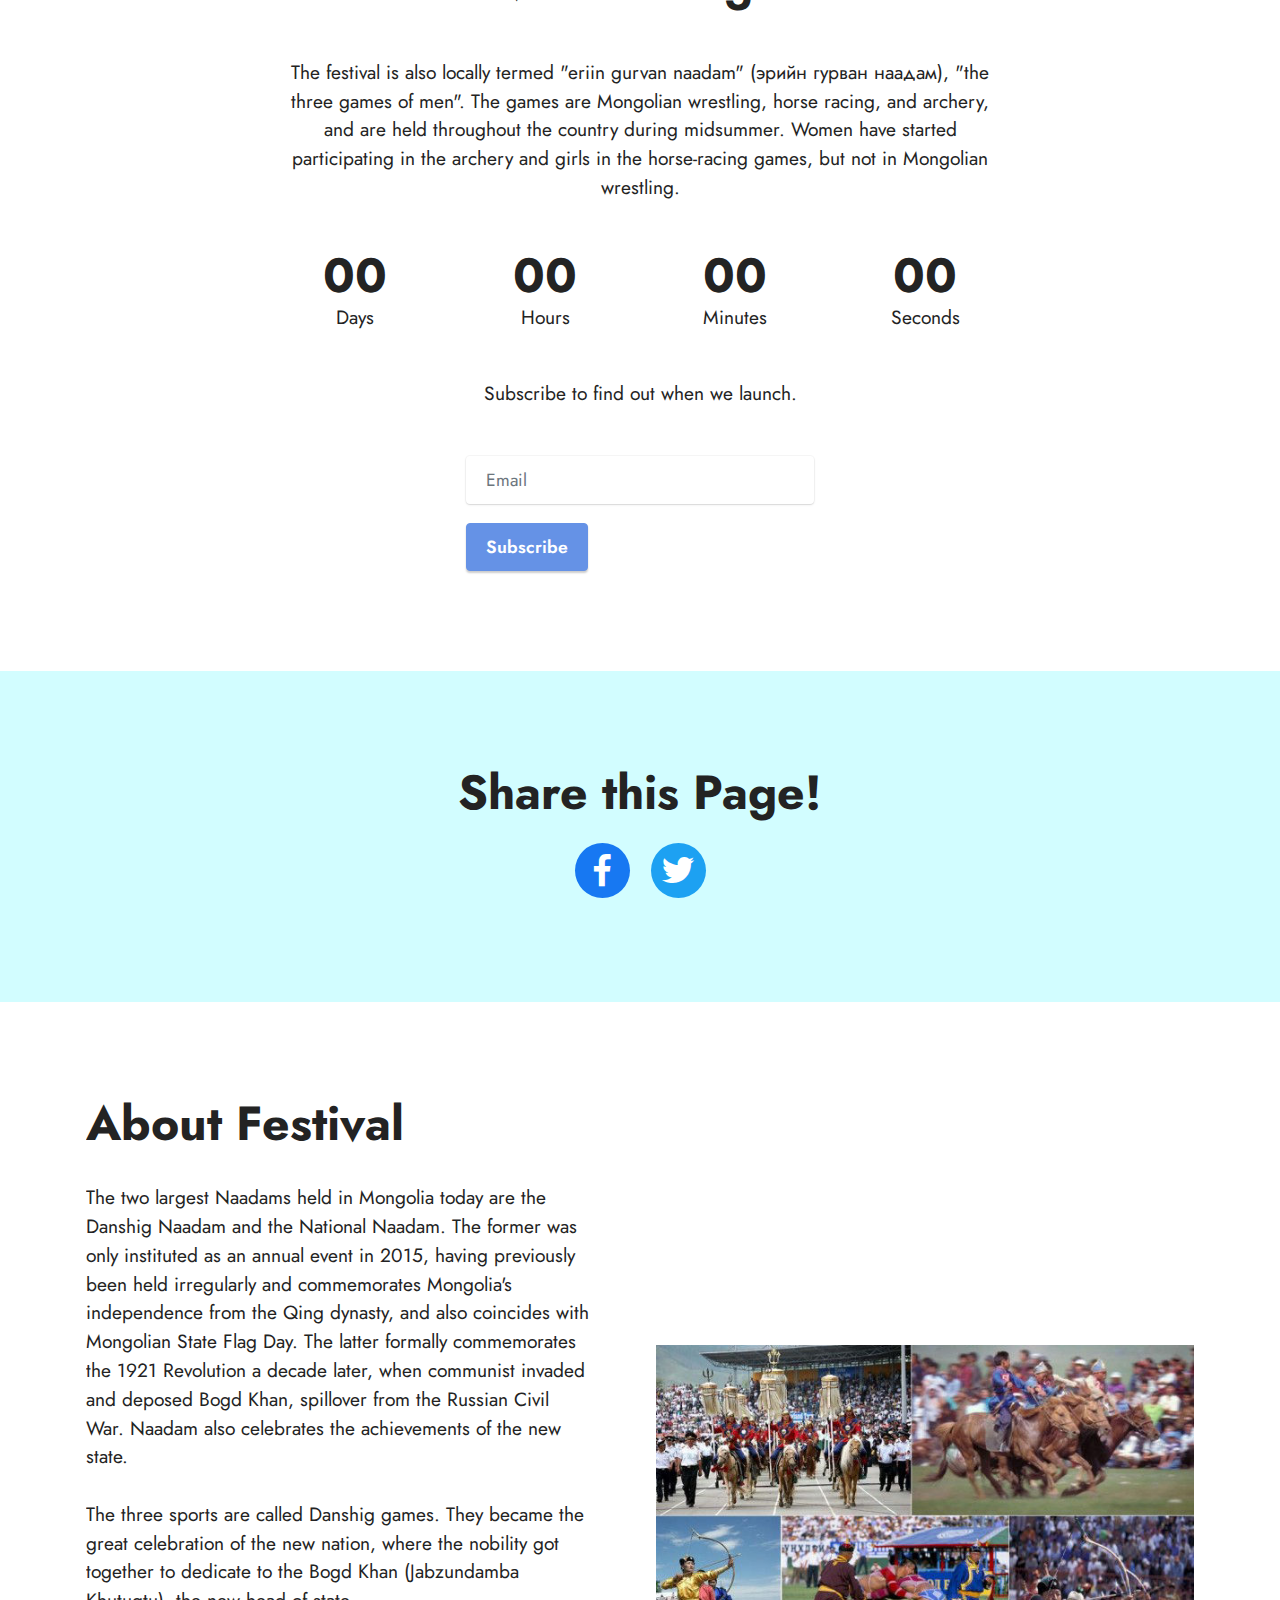
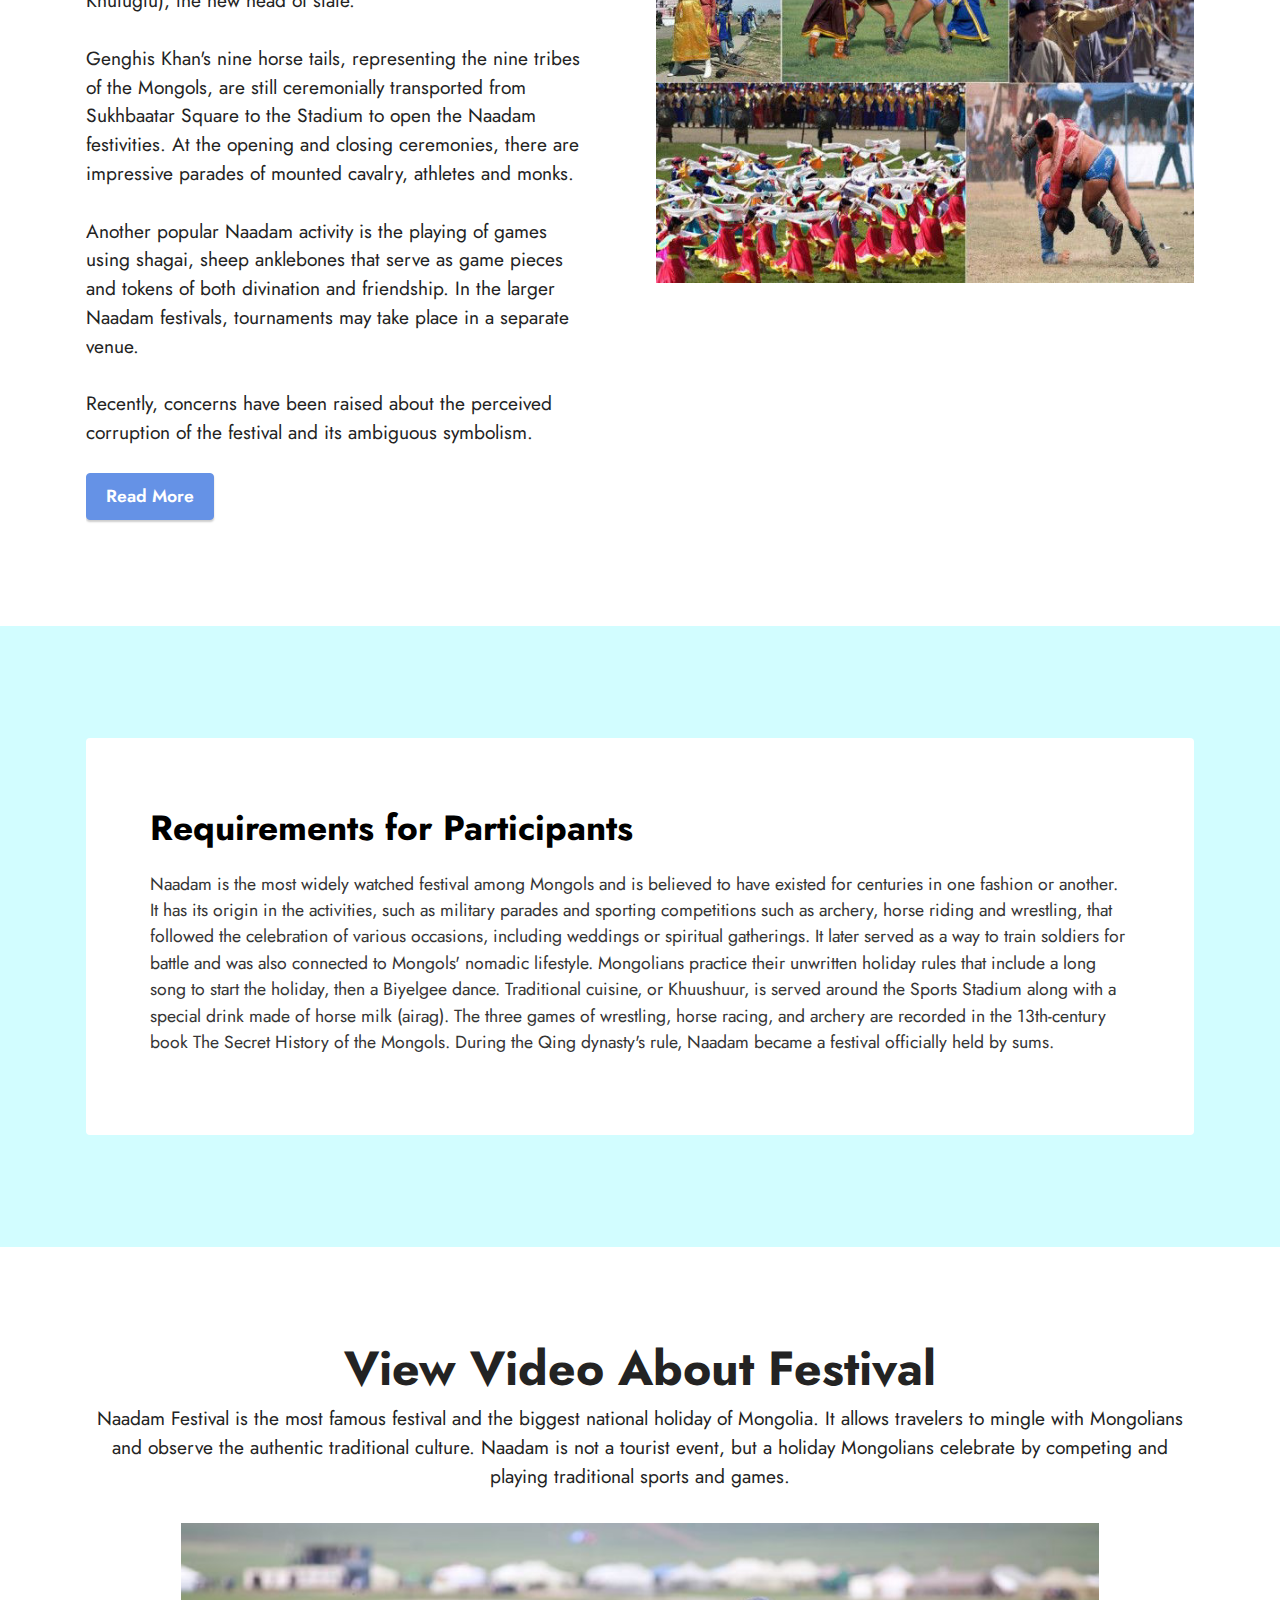
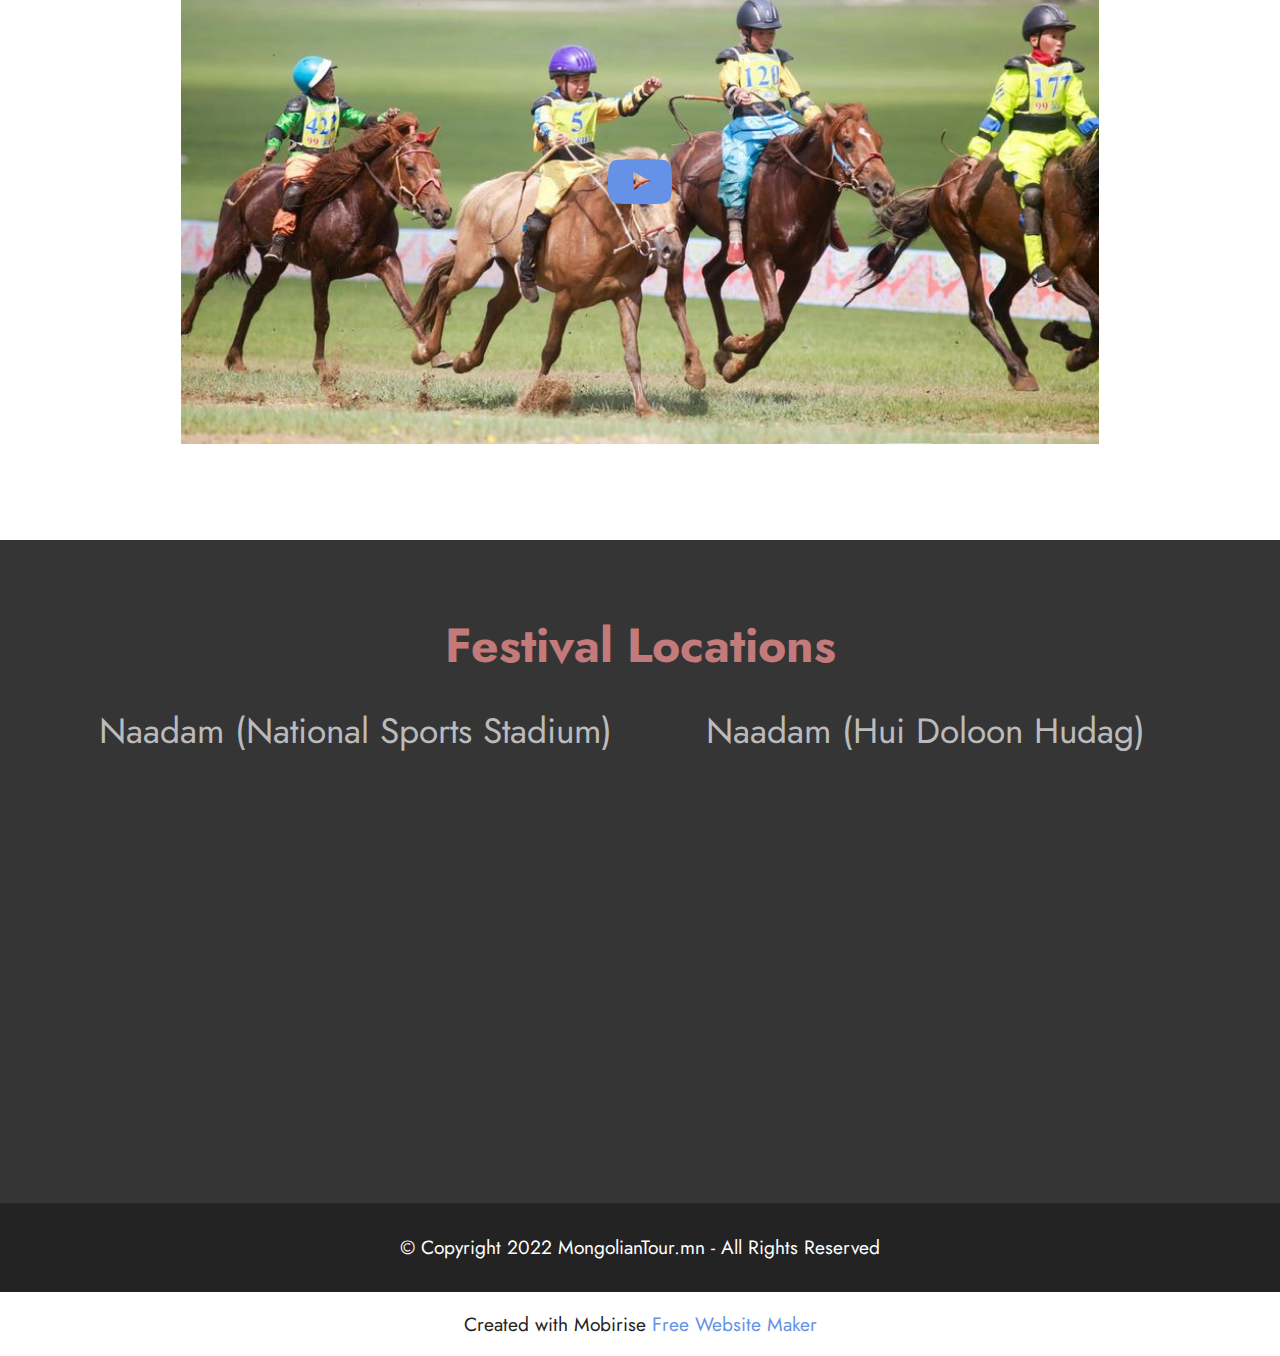
<file: event.html>
<!DOCTYPE html>
<html  >
<head>
  <!-- Site made with Mobirise Website Builder v5.6.8, https://mobirise.com -->
  <meta charset="UTF-8">
  <meta http-equiv="X-UA-Compatible" content="IE=edge">
  <meta name="generator" content="Mobirise v5.6.8, mobirise.com">
  <meta name="twitter:card" content="summary_large_image"/>
  <meta name="twitter:image:src" content="">
  <meta property="og:image" content="">
  <meta name="twitter:title" content="event">
  <meta name="viewport" content="width=device-width, initial-scale=1, minimum-scale=1">
  <link rel="shortcut icon" href="assets/images/55473413-1230471747129809-7263341351725432832-n-121x121.jpg" type="image/x-icon">
  <meta name="description" content="Наадам">
  
  
  <title>event</title>
  <link rel="stylesheet" href="assets/web/assets/mobirise-icons2/mobirise2.css">
  <link rel="stylesheet" href="assets/bootstrap/css/bootstrap.min.css">
  <link rel="stylesheet" href="assets/bootstrap/css/bootstrap-grid.min.css">
  <link rel="stylesheet" href="assets/bootstrap/css/bootstrap-reboot.min.css">
  <link rel="stylesheet" href="assets/socicon/css/styles.css">
  <link rel="stylesheet" href="assets/theme/css/style.css">
  <link rel="preload" href="https://fonts.googleapis.com/css?family=Jost:100,200,300,400,500,600,700,800,900,100i,200i,300i,400i,500i,600i,700i,800i,900i&display=swap" as="style" onload="this.onload=null;this.rel='stylesheet'">
  <noscript><link rel="stylesheet" href="https://fonts.googleapis.com/css?family=Jost:100,200,300,400,500,600,700,800,900,100i,200i,300i,400i,500i,600i,700i,800i,900i&display=swap"></noscript>
  <link rel="preload" as="style" href="assets/mobirise/css/mbr-additional.css"><link rel="stylesheet" href="assets/mobirise/css/mbr-additional.css" type="text/css">
  
  
  
  
</head>
<body>
  
  <section data-bs-version="5.1" class="header9 cid-sFHoAfPmXB" id="header9-1">

    

    <div class="mbr-overlay" style="opacity: 0.7; background-color: rgb(210, 253, 255);"></div>

    <div class="text-center container">
        <div class="row justify-content-center">
            <div class="col-md-12 col-lg-9">
                <h1 class="mbr-section-title mbr-fonts-style mb-3 display-1"><strong>Naadam Festival</strong></h1>
                <p class="mbr-text mbr-fonts-style display-4">
                    Alongside the Danshig Naadam, the biggest festival is the National Naadam Festival, which is held in the Mongolian capital, Ulaanbaatar, during the National Holiday from July 11 to 13, in the National Sports Stadium. It begins with an elaborate introduction ceremony featuring dancers, athletes, horse riders, and musicians. After the ceremony, the competitions begin. The competitions are mainly horseback riding.</p>
                <div class="mbr-section-btn mt-3"><a class="btn btn-primary display-4" href="page6.html">Read More</a>
                    <a class="btn btn-secondary display-4" href="page2.html">Buy Tickets</a></div>
            </div>
        </div>
    </div>
</section>

<section data-bs-version="5.1" class="timeline3 cid-sFHr5fwP9J" id="timeline3-4">
    
    
    <div class="container">
        <div class="mbr-section-head">
            <h3 class="mbr-section-title mbr-fonts-style align-center mb-0 display-2">
                <strong>Festival Timeline</strong>
            </h3>
            <h4 class="mbr-section-subtitle mbr-fonts-style align-center mb-0 mt-2 display-5">10-13 July 2022</h4>
        </div>
        <div class="timelines-container mt-4">
            <div class="row timeline-element first-separline mb-5">
                <div class="timeline-date col-12">
                    <div class="timeline-date-wrapper">
                        <p class="mbr-timeline-date display-7">10 July 2022</p>
                    </div>
                </div>
                <span class="iconBackground"></span>
                <div class="col-12 col-md-6">
                    <div class="image-wrapper">
                        <img src="assets/images/dsc01924-copy-190950-1660569851-1128x693.jpeg" alt="MongolianTour.mn" title="">
                    </div>
                </div>
                <div class="col-12 col-md-6">
                    <div class="timeline-text-wrapper">
                        <h4 class="mbr-timeline-title mbr-fonts-style mb-0 display-5"><strong>Listening to Participants</strong></h4>
                        <p class="mbr-text mbr-fonts-style mt-3 mb-0 display-7">State Flag Day is the main state holiday in Mongolia, being celebrated annually on July 10. State Flag Day is celebrated with a central government-sponsored events including a military parade and a flag raising ceremony on Sükhbaatar Square in the capital of Ulaanbaatar.<br><br>The first official military parade in Communist Mongolia (Mongolian People's Republic) took place in 1921 in honor of the victories of Damdin Sükhbaatar in the People's Revolution. The anniversary parades that followed have been held on jubilee years, examples of which include the parades in 1966, 1981, and 1991 which celebrated the 45th anniversary, the 60th anniversary and the 70th anniversary respectively.[5] After 1991, the practice was abandoned with the exception of 1996 when a parade in the National Sports Stadium commemorated the 790th anniversary of the founding of Mongolia and the 75th anniversary of the People's Revolution.<br></p>
                    </div>
                </div>
            </div>
            <div class="row timeline-element first-separline mb-5">
                <div class="timeline-date col-12">
                    <div class="timeline-date-wrapper">
                        <p class="mbr-timeline-date display-7">11 July 2022</p>
                    </div>
                </div>
                <span class="iconBackground"></span>
                <div class="col-12 col-md-6">
                    <div class="image-wrapper">
                        <img src="assets/images/mpa-photo-2016-4246-1000x600.jpeg" alt="MongolianTour.mn" title="">
                    </div>
                </div>
                <div class="col-12 col-md-6">
                    <div class="timeline-text-wrapper">
                        <h4 class="mbr-timeline-title mbr-fonts-style mb-0 display-5"><strong>Wrestling</strong></h4>
                        <p class="mbr-text mbr-fonts-style mt-3 mb-0 display-7">A total of 512 or 1024 wrestlers meet in a single-elimination tournament that lasts nine or ten rounds. Mongolian traditional wrestling is an untimed competition in which wrestlers lose if they touch the ground with any part of their body other than their feet or hands. When picking pairs, the wrestler with the greatest fame has the privilege to choose his opponent. Wrestlers wear two-piece costumes consisting of a tight shoulder vest (zodog) and shorts (shuudag). Only men are allowed to participate.
<br>
<br>Each wrestler has an "encourager" called a zasuul. The zasuul sings a song of praise for the winning wrestler after rounds 3, 5, and 7. Winners of the 7th or 8th stage (depending on whether the competition features 512 or 1024 wrestlers) earn the title of zaan, "elephant". The winner of the 9th or 10th stage is called arslan, "lion". In the final competition, all the "zasuuls" drop in the wake of each wrestler as they take steps toward each other. Two-time arslans are called the titans / giants, or avraga.</p>
                    </div>
                </div>
            </div>
            <div class="row timeline-element first-separline mb-5">
                <div class="timeline-date col-12">
                    <div class="timeline-date-wrapper">
                        <p class="mbr-timeline-date display-7">
                            12 July 2022</p>
                    </div>
                </div>
                <span class="iconBackground"></span>
                <div class="col-12 col-md-6">
                    <div class="image-wrapper">
                        <img src="assets/images/3639-1-600x400.jpeg" alt="MongolianTour.mn" title="">
                    </div>
                </div>
                <div class="col-12 col-md-6">
                    <div class="timeline-text-wrapper">
                        <h4 class="mbr-timeline-title mbr-fonts-style mb-0 display-5"><strong>Horse racing</strong></h4>
                        <p class="mbr-text mbr-fonts-style mt-3 mb-0 display-7">Unlike Western horse racing, which consists of short sprints generally not much longer than 2 km, Mongolian horse racing as featured in Naadam is a cross-country event, with races 15–30 km long. The length of each race is determined by age class. For example, two-year-old horses race for 16 km (10 mi) and seven-year-olds for 27 km (17 mi). Up to 1000 horses from any part of Mongolia can be chosen to participate. Race horses are fed a special diet.
<br>
<br>Children from 5 to 13 are chosen as jockeys and train in the months preceding the races. While jockeys are an important component, the main purpose of the races is to test the skill of the horses.<br>
<br>Before the races begin, the audience sings traditional songs and the jockeys sing a song called Gingo. Prizes are awarded to horses and jockeys. The top five horses in each class earn the title of airgiyn tav and the top three are given gold, silver, and bronze medals. The winning jockey is praised with the title of tumny ekh or leader of ten thousand. The horse that finishes last in the Daaga race (two-year-old horses race) is called bayan khodood (meaning "full stomach"). A song is sung to the bayan khodood wishing him luck to be next year's winner.<br></p>
                    </div>
                </div>
            </div>
            <div class="row timeline-element first-separline mb-5">
                <div class="timeline-date col-12">
                    <div class="timeline-date-wrapper">
                        <p class="mbr-timeline-date display-7">
                            13 July 2022</p>
                    </div>
                </div>
                <span class="iconBackground"></span>
                <div class="col-12 col-md-6">
                    <div class="image-wrapper">
                        <img src="assets/images/4odhr0lsdqr54k434uff2svt-600x400.jpeg" alt="MongolianTour.mn" title="">
                    </div>
                </div>
                <div class="col-12 col-md-6">
                    <div class="timeline-text-wrapper">
                        <h4 class="mbr-timeline-title mbr-fonts-style mb-0 display-5">
                            <strong>Archery</strong>
                        </h4>
                        <p class="mbr-text mbr-fonts-style mt-3 mb-0 display-7">In this competition both men and women may participate. It is played by teams of ten. Each archer is given four arrows; the team must hit 33 "surs". Men shoot their arrows from 75 meters away while women shoot theirs from 65 meters away. Traditionally the archers wear their national clothing (Deel) during the competition. All the archers wear leather bracers up to the elbow on their outstretched arm, so that the deel’s cuff does not interfere with shooting.
<br>
<br>Mongolian archery is unique for having dozens of surs as targets. Each sur is a small woven or wooden cylinder. They are placed on top of each other forming a wall three-high, which is approximately 8 inches high by 5 feet wide. Knocking a sur out of the wall with an arrow counts as a hit, though knocking a sur out of the centre will bring a competitor more points. When the archer hits the target, the judge says uuhai which means "hooray". After each hit, an official repairs the damaged wall and makes it ready for the next attempt. The winners of the contest are granted the titles of "national marksman" and "national markswoman".</p>
                    </div>
                </div>
            </div>
            
            
            
            
            
            
            
            
        </div>
    </div>
</section>

<section data-bs-version="5.1" class="countdown1 cid-sFHtEv8xMy" id="countdown1-7">
    
    
    <div class="container">
        <div class="row justify-content-center">
            <div class="col-lg-8">
                <h3 class="mbr-section-title mb-5 align-center mbr-fonts-style display-2">
                    <strong>Festival Coming Soon</strong>
                </h3>
                <h4 class="mbr-section-subtitle mb-5 align-center mbr-fonts-style display-7">The festival is also locally termed "eriin gurvan naadam" (эрийн гурван наадам), "the three games of men". The games are Mongolian wrestling, horse racing, and archery, and are held throughout the country during midsummer. Women have started participating in the archery and girls in the horse-racing games, but not in Mongolian wrestling.</h4>
                <div class="countdown-cont align-center mb-5">
                    <div class="daysCountdown col-xs-3 col-sm-3 col-md-3" title="Days"></div>
                    <div class="hoursCountdown col-xs-3 col-sm-3 col-md-3" title="Hours"></div>
                    <div class="minutesCountdown col-xs-3 col-sm-3 col-md-3" title="Minutes"></div>
                    <div class="secondsCountdown col-xs-3 col-sm-3 col-md-3" title="Seconds"></div>
                    <div class="countdown" data-due-date="2022/07/10"></div>
                </div>
                <p class="mbr-text mb-5 align-center mbr-fonts-style display-7">
                    Subscribe to find out when we launch.
                </p>
            </div>
        </div>
        <div class="row">
            <div class="col-lg-4 mx-auto mbr-form" data-form-type="formoid">
                <form action="https://mobirise.eu/" method="POST" class="mbr-form form-with-styler" data-form-title="Form Name"><input type="hidden" name="email" data-form-email="true" value="L1rpcbDEX2RlD4Jttu+lOWg9tNoPVy4JeKOIfnlLwxrDRFet44Pf1rPPVmPdYemb5i2TWuLHuYEW0UQTlPt2TW+pA3DAnVX2a13yZWEQUtdUu68uojJYMkJ/F8GqsuEI">
                    <div class="row">
                        <div hidden="hidden" data-form-alert="" class="alert alert-success col-12">Thanks for filling out the form!</div>
                        <div hidden="hidden" data-form-alert-danger="" class="alert alert-danger col-12">Oops...! some problem!</div>
                    </div>
                    <div class="dragArea row">
                        <div class="col form-group" data-for="email">
                            <input type="text" name="email" placeholder="Email" data-form-field="email" class="form-control" required="required" value="" id="email-countdown1-7">
                        </div>
                        <div class="mbr-section-btn">
                            <button type="submit" class="btn btn-primary display-4">Subscribe</button>
                        </div>
                    </div>
                </form>
            </div>
        </div>
    </div>
</section>

<section data-bs-version="5.1" class="social1 cid-sFHrCR0OHz" id="share1-5">
    
    
    

    <div class="container">
        <div class="row">
            <div class="col-12">
                <h3 class="mbr-section-title mb-3 align-center mbr-fonts-style display-2">
                    <strong>Share this Page!</strong>
                </h3>
                <div>
                    <div class="mbr-social-likes align-center">
                        <span class="btn btn-social socicon-bg-facebook facebook m-2">
                            <i class="socicon socicon-facebook"></i>
                        </span>
                        <span class="btn btn-social twitter socicon-bg-twitter m-2">
                            <i class="socicon socicon-twitter"></i>
                        </span>
                        
                        
                        
                        
                    </div>
                </div>
            </div>
        </div>
    </div>
</section>

<section data-bs-version="5.1" class="features18 cid-sFHvmoQ5Jg" id="features19-e">

    

    
    <div class="container">
        <div class="row justify-content-center">
            <div class="card col-12 col-lg">
                <div class="card-wrapper">
                    <h6 class="card-title mbr-fonts-style mb-4 display-2"><strong>About Festival</strong></h6>
                    <p class="mbr-text mbr-fonts-style display-7">The two largest Naadams held in Mongolia today are the Danshig Naadam and the National Naadam. The former was only instituted as an annual event in 2015, having previously been held irregularly and commemorates Mongolia's independence from the Qing dynasty, and also coincides with Mongolian State Flag Day. The latter formally commemorates the 1921 Revolution a decade later, when communist invaded and deposed Bogd Khan, spillover from the Russian Civil War. Naadam also celebrates the achievements of the new state.<br><br>The three sports are called Danshig games. They became the great celebration of the new nation, where the nobility got together to dedicate to the Bogd Khan (Jabzundamba Khutugtu), the new head of state.<br>
<br>Genghis Khan's nine horse tails, representing the nine tribes of the Mongols, are still ceremonially transported from Sukhbaatar Square to the Stadium to open the Naadam festivities. At the opening and closing ceremonies, there are impressive parades of mounted cavalry, athletes and monks.
<br>
<br>Another popular Naadam activity is the playing of games using shagai, sheep anklebones that serve as game pieces and tokens of both divination and friendship. In the larger Naadam festivals, tournaments may take place in a separate venue.
<br>
<br>Recently, concerns have been raised about the perceived corruption of the festival and its ambiguous symbolism.</p>
                    <div class="mbr-section-btn"><a class="btn btn-primary display-4" href="page6.html">Read More</a></div>
                </div>
            </div>
            <div class="col-12 col-lg-6">
                <div class="image-wrapper">
                    <img src="assets/images/1bdbca040a5936cbc32ba0440964a712-600x600.jpg" alt="MongolianTour.mn">
                </div>
            </div>
        </div>
    </div>
</section>

<section data-bs-version="5.1" class="content15 cid-sFHuaHz0Qy" id="content15-b">

    

    
    <div class="container">
        <div class="row justify-content-center">
            <div class="card col-md-12 col-lg-12">
                <div class="card-wrapper">
                    <div class="card-box align-left">
                        <h4 class="card-title mbr-fonts-style mbr-white mb-3 display-5"><strong>Requirements for Participants</strong></h4>
                        <p class="mbr-text mbr-fonts-style display-4">Naadam is the most widely watched festival among Mongols and is believed to have existed for centuries in one fashion or another. It has its origin in the activities, such as military parades and sporting competitions such as archery, horse riding and wrestling, that followed the celebration of various occasions, including weddings or spiritual gatherings. It later served as a way to train soldiers for battle and was also connected to Mongols' nomadic lifestyle. Mongolians practice their unwritten holiday rules that include a long song to start the holiday, then a Biyelgee dance. Traditional cuisine, or Khuushuur, is served around the Sports Stadium along with a special drink made of horse milk (airag). The three games of wrestling, horse racing, and archery are recorded in the 13th-century book The Secret History of the Mongols. During the Qing dynasty's rule, Naadam became a festival officially held by sums.<br></p>
                        
                    </div>
                </div>
            </div>
        </div>
    </div>
</section>

<section data-bs-version="5.1" class="video1 cid-sFHujWGouW" id="video1-d">
    
    
    <div class="align-center container">
        <div class="mbr-section-head">
            <h4 class="mbr-section-title mbr-fonts-style mb-0 display-2">
                <strong>View Video About Festival</strong></h4>
            <h5 class="mbr-section-subtitle mbr-fonts-style mb-0 mt-2 display-7">Naadam Festival is the most famous festival and the biggest national holiday of Mongolia. It allows travelers to mingle with Mongolians and observe the authentic traditional culture. Naadam is not a tourist event, but a holiday Mongolians celebrate by competing and playing traditional sports and games.</h5>
        </div>
        <div class="row justify-content-center mt-4">
            <div class="col-12 col-lg-10">
                <div class="box">
                    <div class="mbr-media show-modal align-center" data-modal=".modalWindow">
                        <img src="assets/images/up8jv6-mpa4703-h450-900x568.jpeg" alt="MongolianTour.mn">
                        <div class="icon-wrap">
                            <a class="text-primary" href="#"><span class="mbr-iconfont socicon-youtube socicon"></span></a>
                        </div>
                    </div>
                </div>
            </div>
        </div>
    </div>
    <div>
        <div class="modalWindow" style="display: none;">
            <div class="modalWindow-container">
                <div class="modalWindow-video-container">
                    <div class="modalWindow-video">
                        <iframe width="100%" height="100%" frameborder="0" allowfullscreen="1" data-src="https://www.youtube.com/watch?v=VA8PzkQa8d8"></iframe>
                    </div>
                    <a class="close" role="button" data-dismiss="modal" data-bs-dismiss="modal">
                        <span aria-hidden="true" class="mbr-iconfont mobi-mbri-close mobi-mbri closeModal"></span>
                        <span class="sr-only visually-hidden">Close</span>
                    </a>
                </div>
            </div>
        </div>
    </div>
</section>

<section data-bs-version="5.1" class="map3 cid-t5isWzYNZT" id="map3-k">
    
    
    
    

    <div class="container">
        <div class="row">
            <div class="col-12">
                <h3 class="mbr-section-title mb-4 align-center mbr-fonts-style display-2"><strong>Festival Locations</strong></h3>
            </div>
            <div class="col-12 col-lg-6">
                <h4 class="mbr-section-subtitle mb-3 align-center mbr-fonts-style display-5">Naadam (National Sports Stadium)</h4>
                <div class="google-map"><iframe frameborder="0" style="border:0" src="https://www.google.com/maps/embed/v1/place?key=AIzaSyCt1265A4qvZy9HKUeA8J15AOC4SrCyZe4&amp;q=National Sports Stadium" allowfullscreen=""></iframe></div>
            </div>
            <div class="col-12 col-lg-6">
                <h4 class="mbr-section-subtitle mb-3 mt-5 mt-lg-0 align-center mbr-fonts-style display-5">Naadam (Hui Doloon Hudag)</h4>
                <div class="google-map"><iframe frameborder="0" style="border:0" src="https://www.google.com/maps/embed/v1/place?key=AIzaSyCt1265A4qvZy9HKUeA8J15AOC4SrCyZe4&amp;q=Hui Doloon Hudag" allowfullscreen=""></iframe></div>
            </div>
        </div>
    </div>
</section>

<section data-bs-version="5.1" class="footer7 cid-sFHu2wLoQp" once="footers" id="footer7-9">

    

    

    <div class="container">
        <div class="media-container-row align-center mbr-white">
            <div class="col-12">
                <p class="mbr-text mb-0 mbr-fonts-style display-7">
                    © Copyright 2022 MongolianTour.mn - All Rights Reserved
                </p>
            </div>
        </div>
    </div>
</section><section class="display-7" style="padding: 0;align-items: center;justify-content: center;flex-wrap: wrap;    align-content: center;display: flex;position: relative;height: 4rem;"><a href="https://mobiri.se/2763403" style="flex: 1 1;height: 4rem;position: absolute;width: 100%;z-index: 1;"><img alt=" Free Website  Creation Software" style="height: 4rem;" src="[data-uri]"></a><p style="margin: 0;text-align: center;" class="display-7">Created with Mobirise &#8204;</p><a style="z-index:1" href="https://mobirise.com/website-maker.html">Free Website Maker</a></section><script src="assets/bootstrap/js/bootstrap.bundle.min.js"></script>  <script src="assets/smoothscroll/smooth-scroll.js"></script>  <script src="assets/ytplayer/index.js"></script>  <script src="assets/countdown/countdown.js"></script>  <script src="assets/sociallikes/social-likes.js"></script>  <script src="assets/playervimeo/vimeo_player.js"></script>  <script src="assets/theme/js/script.js"></script>  <script src="assets/formoid/formoid.min.js"></script>  
  
  
</body>
</html>
</file>
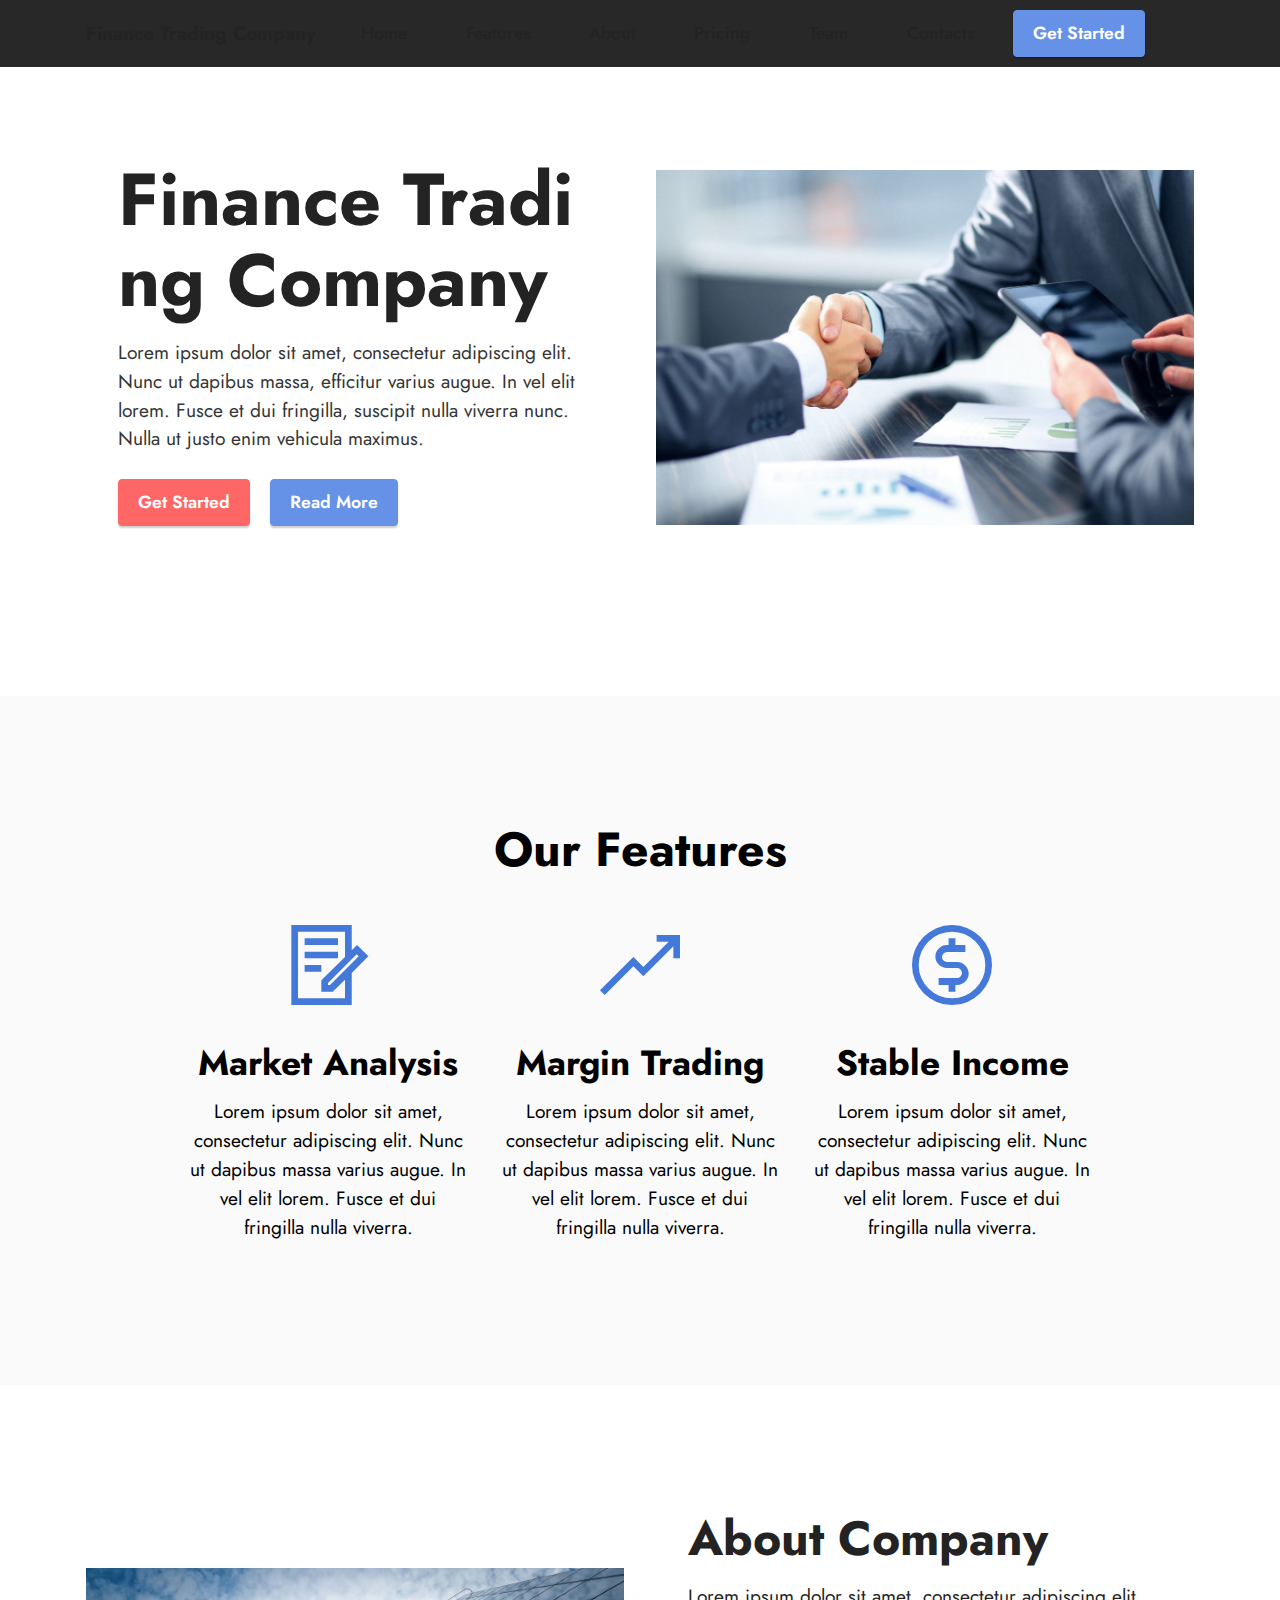
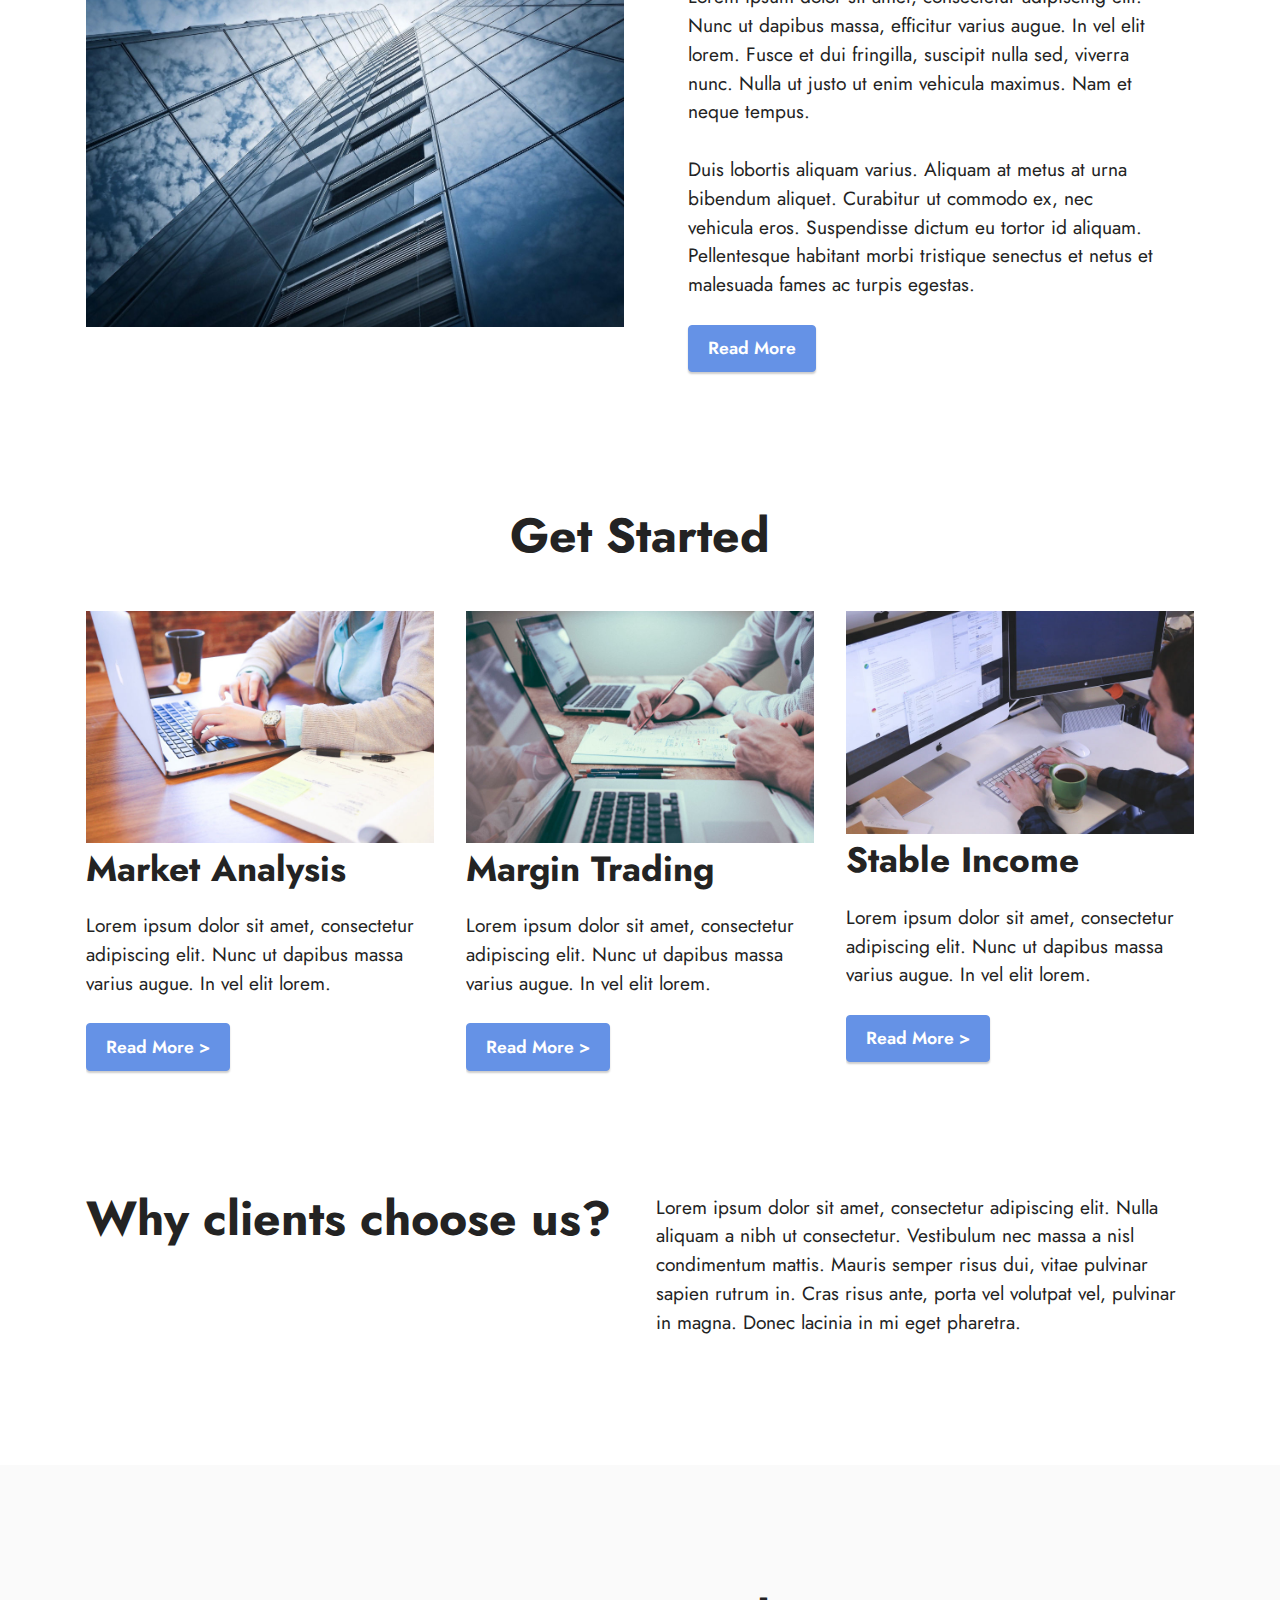
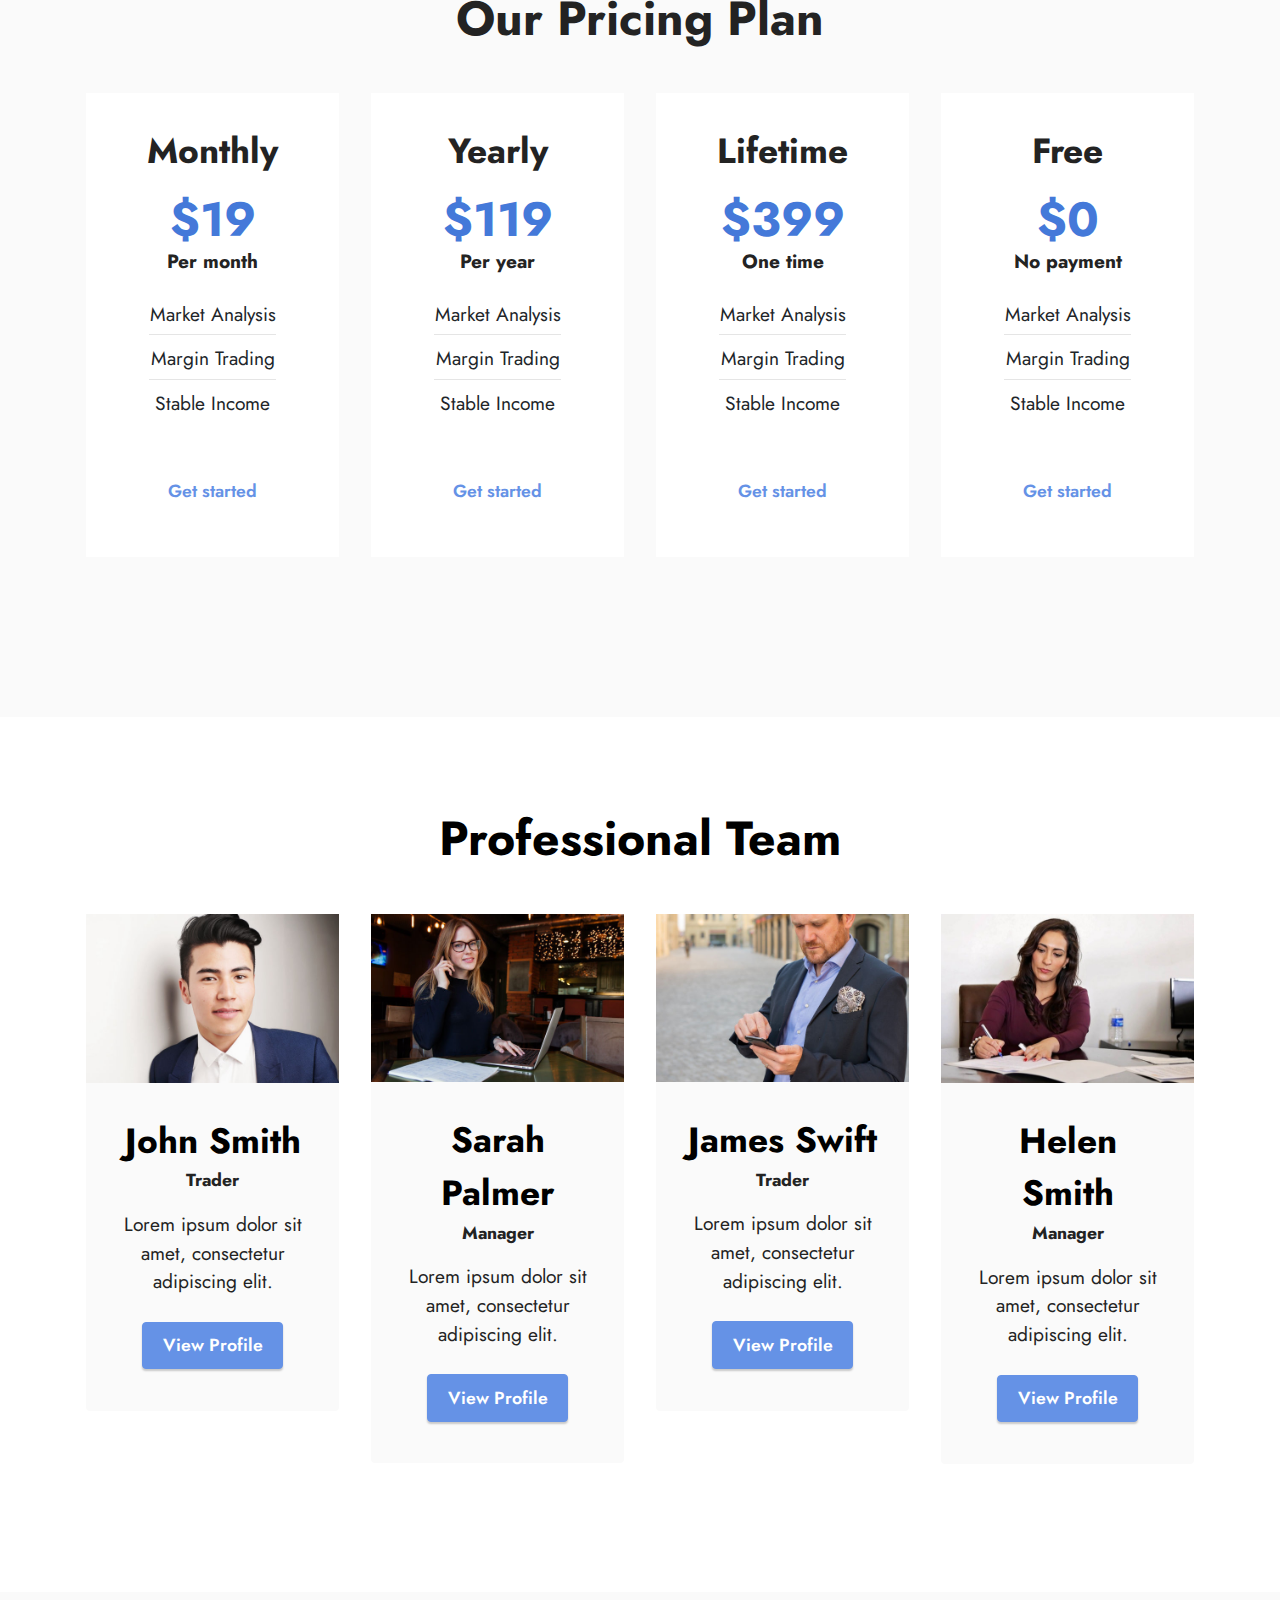
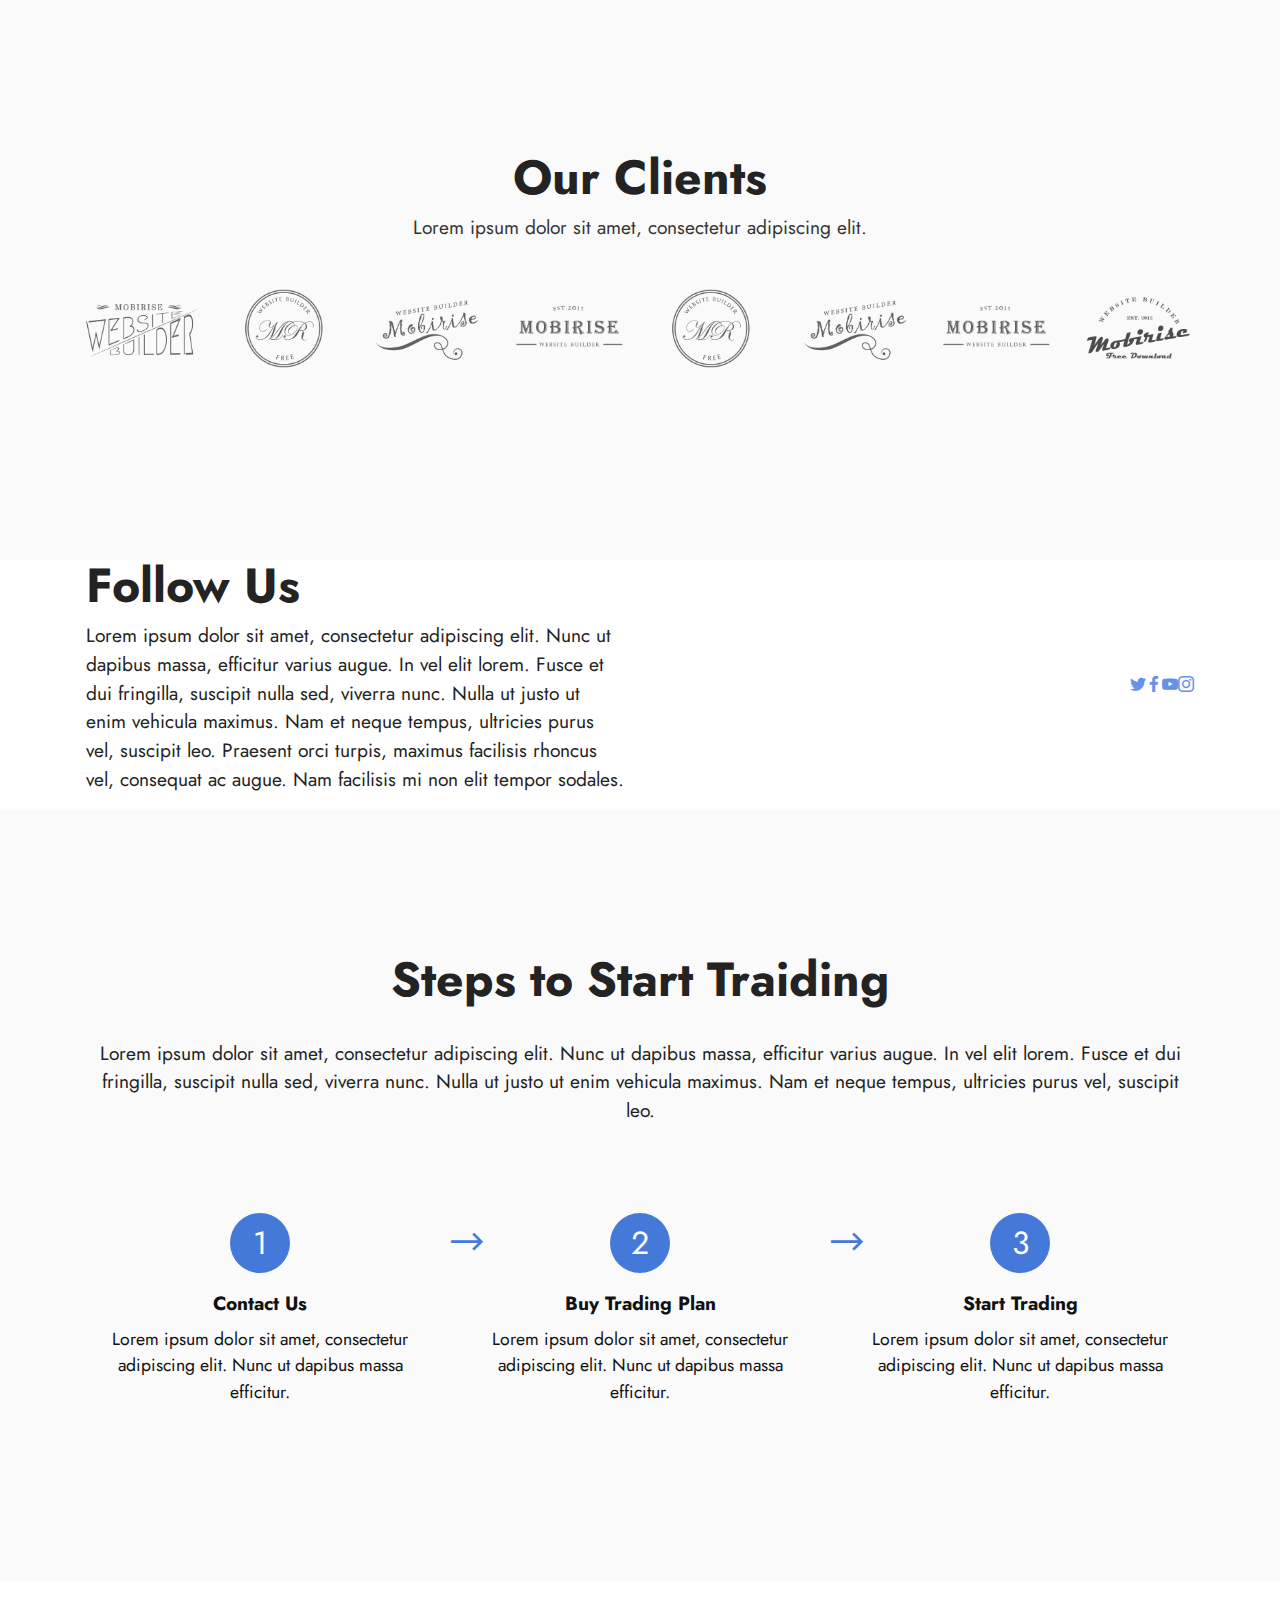
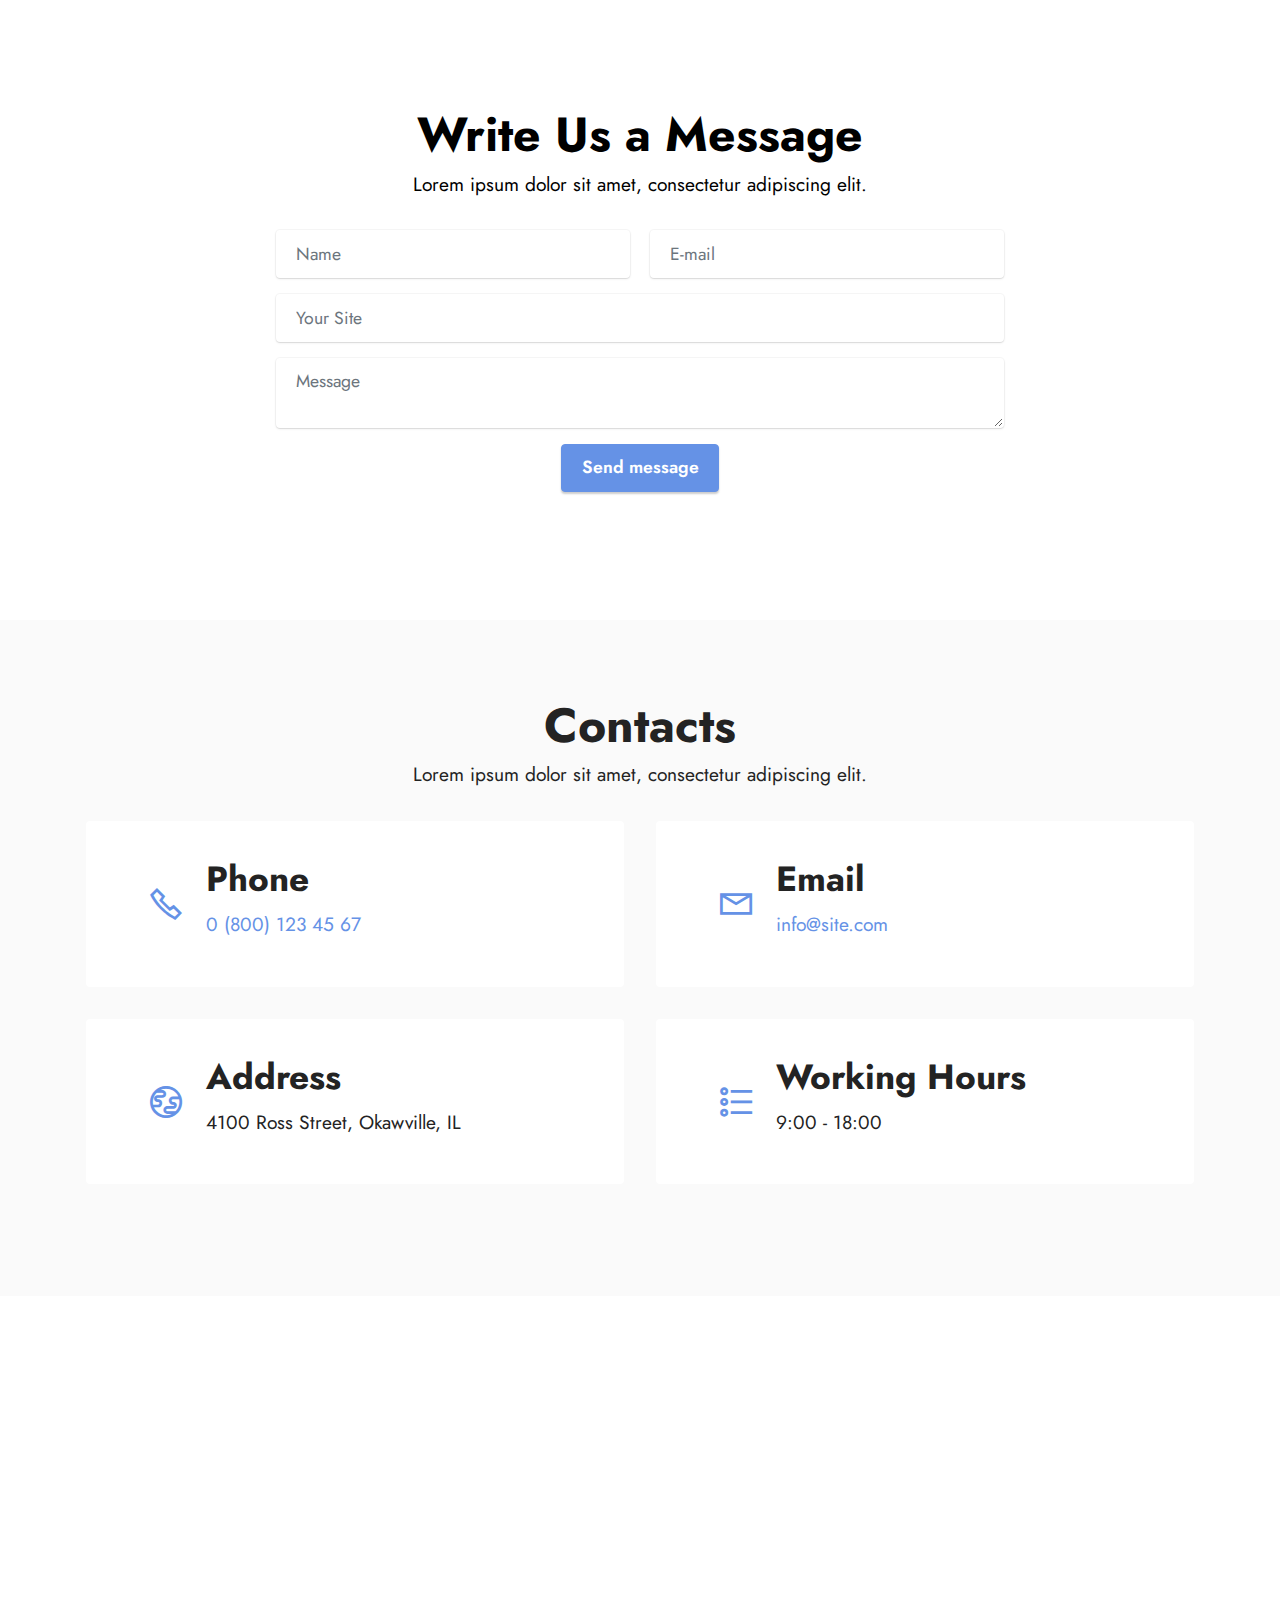
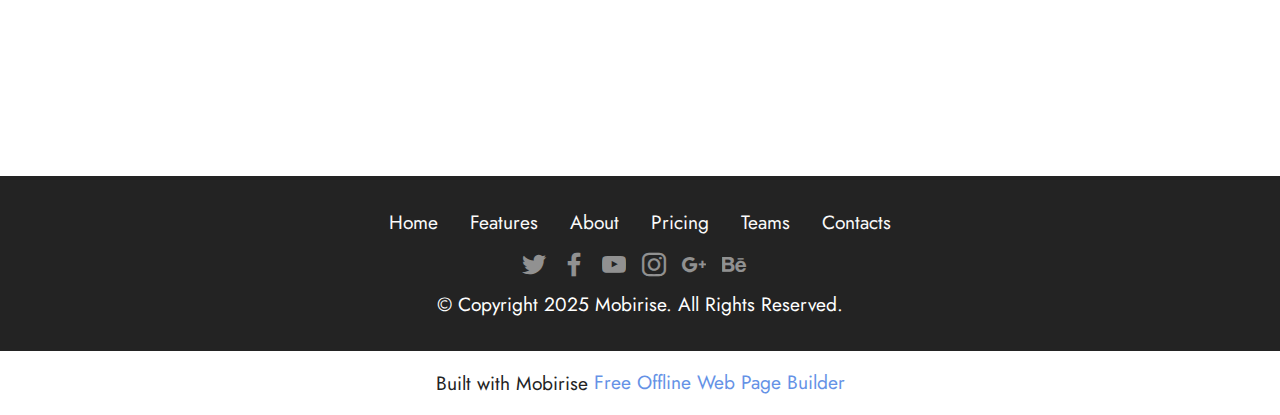
<file: page1.html>
<!DOCTYPE html>
<html  >
<head>
  <!-- Site made with Mobirise Website Builder v5.6.8, https://mobirise.com -->
  <meta charset="UTF-8">
  <meta http-equiv="X-UA-Compatible" content="IE=edge">
  <meta name="generator" content="Mobirise v5.6.8, mobirise.com">
  <meta name="twitter:card" content="summary_large_image"/>
  <meta name="twitter:image:src" content="">
  <meta property="og:image" content="">
  <meta name="twitter:title" content="company">
  <meta name="viewport" content="width=device-width, initial-scale=1, minimum-scale=1">
  <link rel="shortcut icon" href="assets/images/55473413-1230471747129809-7263341351725432832-n-121x121.jpg" type="image/x-icon">
  <meta name="description" content="">
  
  
  <title>company</title>
  <link rel="stylesheet" href="assets/web/assets/mobirise-icons2/mobirise2.css">
  <link rel="stylesheet" href="assets/bootstrap/css/bootstrap.min.css">
  <link rel="stylesheet" href="assets/bootstrap/css/bootstrap-grid.min.css">
  <link rel="stylesheet" href="assets/bootstrap/css/bootstrap-reboot.min.css">
  <link rel="stylesheet" href="assets/dropdown/css/style.css">
  <link rel="stylesheet" href="assets/socicon/css/styles.css">
  <link rel="stylesheet" href="assets/theme/css/style.css">
  <link rel="preload" href="https://fonts.googleapis.com/css?family=Jost:100,200,300,400,500,600,700,800,900,100i,200i,300i,400i,500i,600i,700i,800i,900i&display=swap" as="style" onload="this.onload=null;this.rel='stylesheet'">
  <noscript><link rel="stylesheet" href="https://fonts.googleapis.com/css?family=Jost:100,200,300,400,500,600,700,800,900,100i,200i,300i,400i,500i,600i,700i,800i,900i&display=swap"></noscript>
  <link rel="preload" as="style" href="assets/mobirise/css/mbr-additional.css"><link rel="stylesheet" href="assets/mobirise/css/mbr-additional.css" type="text/css">
  
  
  
  
</head>
<body>
  
  <section data-bs-version="5.1" class="menu menu2 cid-sFCw1qGFAI" once="menu" id="menu2-23">
    
    <nav class="navbar navbar-dropdown navbar-expand-lg">
        <div class="container">
            <div class="navbar-brand">
                
                <span class="navbar-caption-wrap"><a class="navbar-caption text-black display-7" href="https://mobiri.se">Finance Trading Company</a></span>
            </div>
            <button class="navbar-toggler" type="button" data-toggle="collapse" data-bs-toggle="collapse" data-target="#navbarSupportedContent" data-bs-target="#navbarSupportedContent" aria-controls="navbarNavAltMarkup" aria-expanded="false" aria-label="Toggle navigation">
                <div class="hamburger">
                    <span></span>
                    <span></span>
                    <span></span>
                    <span></span>
                </div>
            </button>
            <div class="collapse navbar-collapse" id="navbarSupportedContent">
                <ul class="navbar-nav nav-dropdown" data-app-modern-menu="true"><li class="nav-item"><a class="nav-link link text-black text-primary display-4" href="#top">Home</a></li><li class="nav-item"><a class="nav-link link text-black text-primary display-4" href="index.html#features1-1i">Features</a></li>
                    <li class="nav-item"><a class="nav-link link text-black text-primary display-4" href="index.html#header14-1j">About</a></li>
                    <li class="nav-item"><a class="nav-link link text-black text-primary display-4" href="index.html#content4-1q">Pricing</a>
                    </li><li class="nav-item"><a class="nav-link link text-black text-primary display-4" href="index.html#team1-1o">Team</a></li><li class="nav-item"><a class="nav-link link text-black text-primary display-4" href="index.html#contacts2-1r">Contacts</a></li></ul>
                
                <div class="navbar-buttons mbr-section-btn"><a class="btn btn-primary display-4" href="https://mobiri.se">
                        Get Started</a></div>
            </div>
        </div>
    </nav>
</section>

<section data-bs-version="5.1" class="header14 cid-sFzxmVl7J6" id="header14-1f">

    

    

    <div class="container">
        <div class="row justify-content-center align-items-center">
            <div class="col-12 col-md-6 image-wrapper">
                <img src="assets/images/mbr-1256x829.jpg" alt="Mobirise Website Builder">
            </div>
            <div class="col-12 col-md">
                <div class="text-wrapper">
                    <h1 class="mbr-section-title mbr-fonts-style mb-3 display-1"><strong>Finance&nbsp;Trading Company</strong></h1>
                    <p class="mbr-text mbr-fonts-style display-7">
                        Lorem ipsum dolor sit amet, consectetur adipiscing elit. Nunc ut dapibus massa, efficitur varius augue. In vel elit lorem. Fusce et dui fringilla, suscipit nulla viverra nunc. Nulla ut justo enim vehicula maximus.</p>
                    <div class="mbr-section-btn mt-3"><a class="btn btn-secondary display-4" href="https://mobiri.se">Get Started</a>
                        <a class="btn btn-primary display-4" href="https://mobiri.se">Read More</a></div>
                </div>
            </div>
        </div>
    </div>
</section>

<section data-bs-version="5.1" class="features1 cid-sFzyUE9AaP" id="features1-1i">
    

    
    <div class="container-fluid">
        <div class="row">
            <div class="col-12 col-lg-9">
                <h3 class="mbr-section-title mbr-fonts-style align-center mb-0 display-2">
                    <strong>Our Features</strong>
                </h3>
                
            </div>
        </div>
        <div class="row">
            <div class="card col-12 col-md-6 col-lg-3">
                <div class="card-wrapper">
                    <div class="card-box align-center">
                        <div class="iconfont-wrapper">
                            <span class="mbr-iconfont mobi-mbri-contact-form mobi-mbri"></span>
                        </div>
                        <h5 class="card-title mbr-fonts-style display-5"><strong>Market Analysis</strong></h5>
                        <p class="card-text mbr-fonts-style display-7">Lorem ipsum dolor sit amet, consectetur adipiscing elit. Nunc ut dapibus massa varius augue. In vel elit lorem. Fusce et dui fringilla nulla viverra.</p>
                    </div>
                </div>
            </div>
            <div class="card col-12 col-md-6 col-lg-3">
                <div class="card-wrapper">
                    <div class="card-box align-center">
                        <div class="iconfont-wrapper">
                            <span class="mbr-iconfont mobi-mbri-growing-chart mobi-mbri"></span>
                        </div>
                        <h5 class="card-title mbr-fonts-style display-5"><strong>Margin Trading</strong></h5>
                        <p class="card-text mbr-fonts-style display-7">Lorem ipsum dolor sit amet, consectetur adipiscing elit. Nunc ut dapibus massa varius augue. In vel elit lorem. Fusce et dui fringilla nulla viverra.</p>
                    </div>
                </div>
            </div>
            <div class="card col-12 col-md-6 col-lg-3">
                <div class="card-wrapper">
                    <div class="card-box align-center">
                        <div class="iconfont-wrapper">
                            <span class="mbr-iconfont mobi-mbri-cash mobi-mbri"></span>
                        </div>
                        <h5 class="card-title mbr-fonts-style display-5"><strong>Stable Income</strong></h5>
                        <p class="card-text mbr-fonts-style display-7">Lorem ipsum dolor sit amet, consectetur adipiscing elit. Nunc ut dapibus massa varius augue. In vel elit lorem. Fusce et dui fringilla nulla viverra.</p>
                    </div>
                </div>
            </div>
            
        </div>
    </div>
</section>

<section data-bs-version="5.1" class="header14 cid-sFzz5E692j" id="header14-1j">

    

    

    <div class="container">
        <div class="row justify-content-center align-items-center">
            <div class="col-12 col-md-6 image-wrapper">
                <img src="assets/images/mbr-1256x837.jpg" alt="Mobirise Website Builder">
            </div>
            <div class="col-12 col-md">
                <div class="text-wrapper">
                    <h1 class="mbr-section-title mbr-fonts-style mb-3 display-2">
                        <strong>About Company</strong></h1>
                    <p class="mbr-text mbr-fonts-style display-7">
                        Lorem ipsum dolor sit amet, consectetur adipiscing elit. Nunc ut dapibus massa, efficitur varius augue. In vel elit lorem. Fusce et dui fringilla, suscipit nulla sed, viverra nunc. Nulla ut justo ut enim vehicula maximus. Nam et neque tempus.<br><br>Duis lobortis aliquam varius. Aliquam at metus at urna bibendum aliquet. Curabitur ut commodo ex, nec vehicula eros. Suspendisse dictum eu tortor id aliquam. Pellentesque habitant morbi tristique senectus et netus et malesuada fames ac turpis egestas.<br></p>
                    <div class="mbr-section-btn mt-3"><a class="btn btn-primary display-4" href="https://mobiri.se">Read More</a></div>
                </div>
            </div>
        </div>
    </div>
</section>

<section data-bs-version="5.1" class="features3 cid-sFzFvgBfc0" id="features3-1p">
    
    
    <div class="container">
        <div class="mbr-section-head">
            <h4 class="mbr-section-title mbr-fonts-style align-center mb-5 display-2">
                <strong>Get Started</strong></h4>
            
        </div>
        <div class="row mt-4">
            <div class="item features-image сol-12 col-md-6 col-lg-4">
                <div class="item-wrapper">
                    <div class="item-img">
                        <img src="assets/images/mbr-816x544.jpg" alt="Mobirise Website Builder">
                    </div>
                    <div class="item-content">
                        <h5 class="item-title mbr-fonts-style display-5"><strong>Market Analysis</strong></h5>
                        
                        <p class="mbr-text mbr-fonts-style mt-3 display-7">Lorem ipsum dolor sit amet, consectetur adipiscing elit. Nunc ut dapibus massa varius augue. In vel elit lorem.</p>
                    </div>
                    <div class="mbr-section-btn item-footer mt-2"><a href="" class="btn item-btn btn-primary display-4" target="_blank">Read More
                            &gt;</a></div>
                </div>
            </div>
            <div class="item features-image сol-12 col-md-6 col-lg-4">
                <div class="item-wrapper">
                    <div class="item-img">
                        <img src="assets/images/mbr-1-816x544.jpg" alt="Mobirise Website Builder">
                    </div>
                    <div class="item-content">
                        <h5 class="item-title mbr-fonts-style display-5"><strong>Margin Trading</strong></h5>
                        
                        <p class="mbr-text mbr-fonts-style mt-3 display-7">Lorem ipsum dolor sit amet, consectetur adipiscing elit. Nunc ut dapibus massa varius augue. In vel elit lorem.</p>
                    </div>
                    <div class="mbr-section-btn item-footer mt-2"><a href="" class="btn item-btn btn-primary display-4" target="_blank">Read More &gt;</a></div>
                </div>
            </div>
            <div class="item features-image сol-12 col-md-6 col-lg-4">
                <div class="item-wrapper">
                    <div class="item-img">
                        <img src="assets/images/mbr-816x524.jpg" alt="Mobirise Website Builder">
                    </div>
                    <div class="item-content">
                        <h5 class="item-title mbr-fonts-style display-5"><strong>Stable Income</strong></h5>
                        
                        <p class="mbr-text mbr-fonts-style mt-3 display-7">Lorem ipsum dolor sit amet, consectetur adipiscing elit. Nunc ut dapibus massa varius augue. In vel elit lorem.<br></p>
                    </div>
                    <div class="mbr-section-btn item-footer mt-2"><a href="" class="btn item-btn btn-primary display-4" target="_blank">Read More &gt;</a></div>
                </div>
            </div>
        </div>
    </div>
</section>

<section data-bs-version="5.1" class="content10 cid-sFAZRnJnnI" id="content10-22">
    
    <div class="container">
        <div class="row justify-content-center">
            <div class="col-12 col-md">
                
                <h6 class="mbr-section-subtitle mbr-fonts-style mb-4 display-2"><strong>Why clients choose us?</strong></h6>
            </div>
            <div class="col-md-12 col-lg-6">
                <p class="mbr-text mbr-fonts-style display-7">Lorem ipsum dolor sit amet, consectetur adipiscing elit. Nulla aliquam a nibh ut consectetur. Vestibulum nec massa a nisl condimentum mattis. Mauris semper risus dui, vitae pulvinar sapien rutrum in. Cras risus ante, porta vel volutpat vel, pulvinar in magna. Donec lacinia in mi eget pharetra.</p>
            </div>
        </div>
    </div>
</section>

<section data-bs-version="5.1" class="content4 cid-sFzIdnt1ra" id="content4-1q">
    
    
    <div class="container">
        <div class="row justify-content-center">
            <div class="title col-md-12 col-lg-10">
                <h3 class="mbr-section-title mbr-fonts-style align-center mb-4 display-2"><strong>Our Pricing Plan</strong></h3>
                
                
            </div>
        </div>
    </div>
</section>

<section data-bs-version="5.1" class="pricing2 cid-sFzDdjoEIw" id="pricing2-1k">
    

    
    <div class="container">
        <div class="row justify-content-center">
            <div class="col-12 col-md-6 align-center col-lg-3">
                <div class="plan">
                    <div class="plan-header">
                        <h6 class="plan-title mbr-fonts-style mb-3 display-5">
                            <strong>Monthly</strong>
                        </h6>
                        <div class="plan-price">
                            <p class="price mbr-fonts-style m-0 display-2"><strong>$19</strong></p>
                            <p class="price-term mbr-fonts-style mb-3 display-7"><strong>Per month</strong>
                            </p>
                        </div>
                    </div>
                    <div class="plan-body">
                        <div class="plan-list mb-4">
                            <ul class="list-group mbr-fonts-style list-group-flush display-7">
                                <li class="list-group-item">Market Analysis</li><li class="list-group-item">Margin Trading</li><li class="list-group-item">Stable Income</li>
                            </ul>
                        </div>
                        <div class="mbr-section-btn text-center"><a href="https://mobiri.se" class="btn btn-primary-outline display-4">Get started</a></div>
                    </div>
                </div>
            </div>
            <div class="col-12 col-md-6 align-center col-lg-3">
                <div class="plan">
                    <div class="plan-header">
                        <h6 class="plan-title mbr-fonts-style mb-3 display-5">
                            <strong>Yearly</strong>
                        </h6>
                        <div class="plan-price">
                            <p class="price mbr-fonts-style m-0 display-2"><strong>$119</strong></p>
                            <p class="price-term mbr-fonts-style mb-3 display-7"><strong>Per year</strong>
                            </p>
                        </div>
                    </div>
                    <div class="plan-body">
                        <div class="plan-list mb-4">
                            <ul class="list-group mbr-fonts-style list-group-flush display-7">
                                <li class="list-group-item">Market Analysis
</li><li class="list-group-item">Margin Trading
</li><li class="list-group-item">Stable Income</li>
                            </ul>
                        </div>
                        <div class="mbr-section-btn text-center"><a href="https://mobiri.se" class="btn btn-primary-outline display-4">Get started</a></div>
                    </div>
                </div>
            </div>
            <div class="col-12 col-md-6 align-center col-lg-3">
                <div class="plan">
                    <div class="plan-header">
                        <h6 class="plan-title mbr-fonts-style mb-3 display-5">
                            <strong>Lifetime</strong>
                        </h6>
                        <div class="plan-price">
                            <p class="price mbr-fonts-style m-0 display-2"><strong>$399</strong></p>
                            <p class="price-term mbr-fonts-style mb-3 display-7"><strong>One time</strong>
                            </p>
                        </div>
                    </div>
                    <div class="plan-body">
                        <div class="plan-list mb-4">
                            <ul class="list-group mbr-fonts-style list-group-flush display-7">
                                <li class="list-group-item">Market Analysis
</li><li class="list-group-item">Margin Trading
</li><li class="list-group-item">Stable Income</li>
                            </ul>
                        </div>
                        <div class="mbr-section-btn text-center"><a href="https://mobiri.se" class="btn btn-primary-outline display-4">Get started</a></div>
                    </div>
                </div>
            </div>
            <div class="col-12 col-md-6 align-center col-lg-3">
                <div class="plan">
                    <div class="plan-header">
                        <h6 class="plan-title mbr-fonts-style mb-3 display-5">
                            <strong>Free</strong>
                        </h6>
                        <div class="plan-price">
                            <p class="price mbr-fonts-style m-0 display-2"><strong>$0</strong></p>
                            <p class="price-term mbr-fonts-style mb-3 display-7"><strong>No payment</strong>
                            </p>
                        </div>
                    </div>
                    <div class="plan-body">
                        <div class="plan-list mb-4">
                            <ul class="list-group mbr-fonts-style list-group-flush display-7">
                                <li class="list-group-item">Market Analysis
</li><li class="list-group-item">Margin Trading
</li><li class="list-group-item">Stable Income</li>
                            </ul>
                        </div>
                        <div class="mbr-section-btn text-center"><a href="https://mobiri.se" class="btn btn-primary-outline display-4">Get started</a></div>
                    </div>
                </div>
            </div>
        </div>
    </div>
</section>

<section data-bs-version="5.1" class="team1 cid-sFzErVWEaH" id="team1-1o">
    

    
    <div class="container">
        <div class="row justify-content-center">
            <div class="col-12">
                <h3 class="mbr-section-title1 mbr-fonts-style align-center mb-5 display-2">
                    <strong>Professional Team</strong>
                </h3>
                
            </div>
            <div class="col-sm-6 col-lg-3">
                <div class="card-wrap">
                    <div class="image-wrap">
                        <img src="assets/images/mbr-596x398.jpg" alt="Mobirise Website Builder">
                    </div>
                    <div class="content-wrap">
                        <h5 class="mbr-section-title card-title mbr-fonts-style align-center m-0 display-5">
                            <strong>John Smith</strong>
                        </h5>
                        <h6 class="mbr-role mbr-fonts-style align-center mb-3 display-4">
                            <strong>Trader</strong></h6>
                        <p class="card-text mbr-fonts-style align-center display-7">
                            Lorem ipsum dolor sit amet, consectetur adipiscing elit.</p>
                        
                        <div class="mbr-section-btn card-btn align-center"><a class="btn btn-primary display-4" href="https://mobiri.se">View
                                Profile</a></div>
                    </div>
                </div>
            </div>

            <div class="col-sm-6 col-lg-3">
                <div class="card-wrap">
                    <div class="image-wrap">
                        <img src="assets/images/mbr-3-596x397.jpg" alt="Mobirise Website Builder">
                    </div>
                    <div class="content-wrap">
                        <h5 class="mbr-section-title card-title mbr-fonts-style align-center m-0 display-5">
                            <strong>Sarah Palmer</strong>
                        </h5>
                        <h6 class="mbr-role mbr-fonts-style align-center mb-3 display-4">
                            <strong>Manager</strong>
                        </h6>
                        <p class="card-text mbr-fonts-style align-center display-7">
                            Lorem ipsum dolor sit amet, consectetur adipiscing elit.
                        </p>
                        
                        <div class="mbr-section-btn card-btn align-center"><a class="btn btn-primary display-4" href="https://mobiri.se">View
                                Profile</a></div>
                    </div>
                </div>
            </div>

            <div class="col-sm-6 col-lg-3">
                <div class="card-wrap">
                    <div class="image-wrap">
                        <img src="assets/images/mbr-2-596x397.jpg" alt="Mobirise Website Builder">
                    </div>
                    <div class="content-wrap">
                        <h5 class="mbr-section-title card-title mbr-fonts-style align-center m-0 display-5">
                            <strong>James Swift</strong>
                        </h5>
                        <h6 class="mbr-role mbr-fonts-style align-center mb-3 display-4">
                            <strong>Trader</strong>
                        </h6>
                        <p class="card-text mbr-fonts-style align-center display-7">
                            Lorem ipsum dolor sit amet, consectetur adipiscing elit.
                        </p>
                        
                        <div class="mbr-section-btn card-btn align-center"><a class="btn btn-primary display-4" href="https://mobiri.se">View
                                Profile</a></div>
                    </div>
                </div>
            </div>

            <div class="col-sm-6 col-lg-3">
                <div class="card-wrap">
                    <div class="image-wrap">
                        <img src="assets/images/mbr-596x401.jpeg" alt="Mobirise Website Builder">
                    </div>
                    <div class="content-wrap">
                        <h5 class="mbr-section-title card-title mbr-fonts-style align-center m-0 display-5">
                            <strong>Helen Smith</strong>
                        </h5>
                        <h6 class="mbr-role mbr-fonts-style align-center mb-3 display-4">
                            <strong>Manager</strong>
                        </h6>
                        <p class="card-text mbr-fonts-style align-center display-7">
                            Lorem ipsum dolor sit amet, consectetur adipiscing elit.
                        </p>
                        
                        <div class="mbr-section-btn card-btn align-center"><a class="btn btn-primary display-4" href="https://mobiri.se">View
                                Profile</a></div>
                    </div>
                </div>
            </div>
        </div>
    </div>
</section>

<section data-bs-version="5.1" class="clients1 cid-sFAw7z51L3" id="clients1-1u">
    
    <div class="images-container container">
        <div class="mbr-section-head">
            <h3 class="mbr-section-title mbr-fonts-style align-center mb-0 display-2">
                <strong>Our Clients</strong>
            </h3>
            <h4 class="mbr-section-subtitle mbr-fonts-style align-center mb-0 mt-2 display-7">Lorem ipsum dolor sit amet, consectetur adipiscing elit.</h4>
            
        </div>
        <div class="row justify-content-center mt-4">
            <div class="col-md-3 card">
                <img src="assets/images/1.png" alt="Mobirise Website Builder">
            </div>
            <div class="col-md-3 card">
                <img src="assets/images/2.png" alt="Mobirise Website Builder">
            </div>
            <div class="col-md-3 card">
                <img src="assets/images/3.png" alt="Mobirise Website Builder">
            </div>
            <div class="col-md-3 card">
                <img src="assets/images/4.png" alt="Mobirise Website Builder">
            </div>
            <div class="col-md-3 card">
                <img src="assets/images/2.png" alt="Mobirise Website Builder">
            </div>
            <div class="col-md-3 card">
                <img src="assets/images/3.png" alt="Mobirise Website Builder">
            </div>
            <div class="col-md-3 card">
                <img src="assets/images/4.png" alt="Mobirise Website Builder">
            </div>
            <div class="col-md-3 card">
                <img src="assets/images/5.png" alt="Mobirise Website Builder">
            </div>
        </div>
    </div>
</section>

<section data-bs-version="5.1" class="contacts4 cid-sFAyMcKwph" id="contacts4-21">

    

    

    <div class="container">
        <div class="row align-items-center justify-content-center">
            <div class="text-content col-12 col-md-6">
                <h2 class="mbr-section-title mbr-fonts-style display-2">
                    <strong>Follow Us</strong>
                </h2>
                <p class="mbr-text mbr-fonts-style display-7">Lorem ipsum dolor sit amet, consectetur adipiscing elit. Nunc ut dapibus massa, efficitur varius augue. In vel elit lorem. Fusce et dui fringilla, suscipit nulla sed, viverra nunc. Nulla ut justo ut enim vehicula maximus. Nam et neque tempus, ultricies purus vel, suscipit leo. Praesent orci turpis, maximus facilisis rhoncus vel, consequat ac augue. Nam facilisis mi non elit tempor sodales.<br></p>
            </div>
            <div class="icons d-flex align-items-center col-12 col-md-6 justify-content-end mt-md-0 mt-2 flex-wrap">
                <a href="https://twitter.com/mobirise" target="_blank">
                    <span class="socicon-twitter socicon mbr-iconfont mbr-iconfont-social"></span>
                </a>
                <a href="https://www.facebook.com/pages/Mobirise/1616226671953247" target="_blank">
                    <span class="socicon-facebook socicon mbr-iconfont mbr-iconfont-social"></span>
                </a>
                <a href="https://www.youtube.com/c/mobirise" target="_blank">
                    <span class="socicon-youtube socicon mbr-iconfont mbr-iconfont-social"></span>
                </a>
                <a href="https://instagram.com/mobirise" target="_blank">
                    <span class="socicon-instagram socicon mbr-iconfont mbr-iconfont-social"></span>
                </a>
                
                
                
                
                
                
            </div>
        </div>
    </div>
    
</section>

<section data-bs-version="5.1" class="features23 cid-sFAyHxWQ1N" id="features24-20">

    
    
    <div class="container">
        <div class="row justify-content-center">
            <div class="col-12">
                <div class="card-wrapper mb-4">
                    <div class="card-box align-center">
                        <h4 class="card-title mbr-fonts-style mb-4 display-2">
                            <strong>Steps to Start Traiding</strong></h4>
                        <p class="mbr-text mbr-fonts-style mb-4 display-7">Lorem ipsum dolor sit amet, consectetur adipiscing elit. Nunc ut dapibus massa, efficitur varius augue. In vel elit lorem. Fusce et dui fringilla, suscipit nulla sed, viverra nunc. Nulla ut justo ut enim vehicula maximus. Nam et neque tempus, ultricies purus vel, suscipit leo.</p>
                        
                    </div>
                </div>
            </div>
            <div class="col-12 col-md-6 col-lg-4">
                <div class="item first mbr-flex p-4">
                    <div class="icon-wrap w-100">
                        <div class="icon-box">
                            <span class="step-number mbr-fonts-style display-5">1</span>
                        </div>
                    </div>

                    <div class="text-box">
                        <h4 class="icon-title card-title mbr-black mbr-fonts-style display-7"><strong>Contact Us</strong></h4>
                        <h5 class="mbr-text mbr-black mbr-fonts-style display-4">Lorem ipsum dolor sit amet, consectetur adipiscing elit. Nunc ut dapibus massa efficitur.</h5>
                    </div>
                </div>
                <!-- <span mbr-icon class="mbr-iconfont mobi-mbri-devices mobi-mbri"></span> -->
            </div>
            <div class="col-12 col-md-6 col-lg-4">
                <div class="item mbr-flex p-4">
                    <div class="icon-wrap w-100">
                        <div class="icon-box">
                            <span class="step-number mbr-fonts-style display-5">2</span>
                        </div>
                    </div>
                    <div class="text-box">
                        <h4 class="icon-title card-title mbr-black mbr-fonts-style display-7">
                            <strong>Buy Trading Plan</strong></h4>
                        <h5 class="mbr-text mbr-black mbr-fonts-style display-4">Lorem ipsum dolor sit amet, consectetur adipiscing elit. Nunc ut dapibus massa efficitur.</h5>
                    </div>
                </div>
            </div>
            <div class="col-12 col-md-6 col-lg-4">
                <div class="item mbr-flex p-4">
                    <div class="icon-wrap w-100">
                        <div class="icon-box">
                            <span class="step-number mbr-fonts-style display-5">3</span>
                        </div>
                    </div>
                    <div class="text-box">
                        <h4 class="icon-title card-title mbr-black mbr-fonts-style display-7"><strong>Start Trading</strong></h4>
                        <h5 class="mbr-text mbr-black mbr-fonts-style display-4">Lorem ipsum dolor sit amet, consectetur adipiscing elit. Nunc ut dapibus massa efficitur.</h5>
                    </div>
                </div>
            </div>
            
            
            
            
            
        </div>
    </div>
</section>

<section data-bs-version="5.1" class="form5 cid-sFzDs3t9EG" id="form5-1m">
    
    
    <div class="container">
        <div class="mbr-section-head">
            <h3 class="mbr-section-title mbr-fonts-style align-center mb-0 display-2"><strong>Write Us a Message</strong></h3>
            <h4 class="mbr-section-subtitle mbr-fonts-style align-center mb-0 mt-2 display-7">Lorem ipsum dolor sit amet, consectetur adipiscing elit.</h4>
        </div>
        <div class="row justify-content-center mt-4">
            <div class="col-lg-8 mx-auto mbr-form" data-form-type="formoid">
                <form action="https://mobirise.eu/" method="POST" class="mbr-form form-with-styler" data-form-title="Form Name"><input type="hidden" name="email" data-form-email="true" value="oPfUwbfV1E048zxkPxJ7SsEnYxTsPQgV0HRqBi0J9lQYemtn61gm1NXARqC5kRIO2D8DE7zbEjdRkdnBEfZSYpFehn6kPs6yLyByt92yjV6aMdEdKPown2C3YaVG7EpU">
                    <div class="row">
                        <div hidden="hidden" data-form-alert="" class="alert alert-success col-12">Thanks for filling out
                            the form!</div>
                        <div hidden="hidden" data-form-alert-danger="" class="alert alert-danger col-12">Oops...! some
                            problem!</div>
                    </div>
                    <div class="dragArea row">
                        <div class="col-md col-sm-12 form-group mb-3" data-for="name">
                            <input type="text" name="name" placeholder="Name" data-form-field="name" class="form-control" value="" id="name-form5-1m">
                        </div>
                        <div class="col-md col-sm-12 form-group mb-3" data-for="email">
                            <input type="email" name="email" placeholder="E-mail" data-form-field="email" class="form-control" value="" id="email-form5-1m">
                        </div>
                        <div class="col-12 form-group mb-3" data-for="url">
                            <input type="url" name="url" placeholder="Your Site" data-form-field="url" class="form-control" value="" id="url-form5-1m">
                        </div>
                        <div class="col-12 form-group mb-3" data-for="textarea">
                            <textarea name="textarea" placeholder="Message" data-form-field="textarea" class="form-control" id="textarea-form5-1m"></textarea>
                        </div>
                        <div class="col-lg-12 col-md-12 col-sm-12 align-center mbr-section-btn"><button type="submit" class="btn btn-primary display-4">Send message</button></div>
                    </div>
                </form>
            </div>
        </div>
    </div>
</section>

<section data-bs-version="5.1" class="contacts2 cid-sFzIA7KGYz" id="contacts2-1r">
    <!---->
    
    
    <div class="container">
        <div class="mbr-section-head">
            <h3 class="mbr-section-title mbr-fonts-style align-center mb-0 display-2">
                <strong>Contacts</strong>
            </h3>
            <h4 class="mbr-section-subtitle mbr-fonts-style align-center mb-0 mt-2 display-7">Lorem ipsum dolor sit amet, consectetur adipiscing elit.</h4>
        </div>
        <div class="row justify-content-center mt-4">
            <div class="card col-12 col-md-6">
                <div class="card-wrapper">
                    <div class="image-wrapper">
                        <span class="mbr-iconfont mobi-mbri-phone mobi-mbri"></span>
                    </div>
                    <div class="text-wrapper">
                        <h6 class="card-title mbr-fonts-style mb-1 display-5">
                            <strong>Phone</strong>
                        </h6>
                        <p class="mbr-text mbr-fonts-style display-7">
                            <a href="tel:+12345678910" class="text-primary">0 (800) 123 45 67</a>
                        </p>
                    </div>
                </div>
            </div>
            <div class="card col-12 col-md-6">
                <div class="card-wrapper">
                    <div class="image-wrapper">
                        <span class="mbr-iconfont mobi-mbri-letter mobi-mbri"></span>
                    </div>
                    <div class="text-wrapper">
                        <h6 class="card-title mbr-fonts-style mb-1 display-5">
                            <strong>Email</strong>
                        </h6>
                        <p class="mbr-text mbr-fonts-style display-7">
                            <a href="mailto:info@site.com" class="text-primary">info@site.com</a>
                        </p>
                    </div>
                </div>
            </div>
            <div class="card col-12 col-md-6">
                <div class="card-wrapper">
                    <div class="image-wrapper">
                        <span class="mbr-iconfont mobi-mbri-globe mobi-mbri"></span>
                    </div>
                    <div class="text-wrapper">
                        <h6 class="card-title mbr-fonts-style mb-1 display-5">
                            <strong>Address</strong>
                        </h6>
                        <p class="mbr-text mbr-fonts-style display-7">
                            4100 Ross Street, Okawville, IL
                        </p>
                    </div>
                </div>
            </div>
            <div class="card col-12 col-md-6">
                <div class="card-wrapper">
                    <div class="image-wrapper">
                        <span class="mbr-iconfont mobi-mbri-bulleted-list mobi-mbri"></span>
                    </div>
                    <div class="text-wrapper">
                        <h6 class="card-title mbr-fonts-style mb-1 display-5">
                            <strong>Working Hours</strong>
                        </h6>
                        <p class="mbr-text mbr-fonts-style display-7">
                            9:00 - 18:00
                        </p>
                    </div>
                </div>
            </div>
        </div>
    </div>
</section>

<section data-bs-version="5.1" class="map2 cid-sFAxp7Y5iM" id="map2-1y">
    
    
    <div>
        
        <div class="google-map"><iframe frameborder="0" style="border:0" src="https://www.google.com/maps/embed/v1/place?key=AIzaSyCZI5F_k6S1k46ujh0SNrapM89f7mJxd30&amp;q=350 5th Ave, New York, NY 10118" allowfullscreen=""></iframe></div>
    </div>
</section>

<section data-bs-version="5.1" class="footer3 cid-sFCygHrmNf" once="footers" id="footer3-24">

    

    

    <div class="container">
        <div class="row align-center mbr-white">
            <div class="row row-links">
                <ul class="foot-menu">
                    
                    
                    
                    
                    
                <li class="foot-menu-item mbr-fonts-style display-7"><a href="#top" class="text-white">Home</a></li><li class="foot-menu-item mbr-fonts-style display-7"><a href="index.html#features1-1i" class="text-white">Features</a></li><li class="foot-menu-item mbr-fonts-style display-7"><a href="index.html#header14-1j" class="text-white">About</a></li><li class="foot-menu-item mbr-fonts-style display-7"><a href="index.html#content4-1q" class="text-white text-primary">Pricing</a></li><li class="foot-menu-item mbr-fonts-style display-7"><a href="index.html#team1-1o" class="text-white">Teams</a></li><li class="foot-menu-item mbr-fonts-style display-7"><a href="index.html#contacts4-21" class="text-white">Contacts</a></li></ul>
            </div>
            <div class="row social-row">
                <div class="social-list align-right pb-2">
                    
                    
                    
                    
                    
                    
                <div class="soc-item">
                        <a href="https://twitter.com/mobirise" target="_blank">
                            <span class="socicon-twitter socicon mbr-iconfont mbr-iconfont-social"></span>
                        </a>
                    </div><div class="soc-item">
                        <a href="https://www.facebook.com/pages/Mobirise/1616226671953247" target="_blank">
                            <span class="socicon-facebook socicon mbr-iconfont mbr-iconfont-social"></span>
                        </a>
                    </div><div class="soc-item">
                        <a href="https://www.youtube.com/c/mobirise" target="_blank">
                            <span class="socicon-youtube socicon mbr-iconfont mbr-iconfont-social"></span>
                        </a>
                    </div><div class="soc-item">
                        <a href="https://instagram.com/mobirise" target="_blank">
                            <span class="socicon-instagram socicon mbr-iconfont mbr-iconfont-social"></span>
                        </a>
                    </div><div class="soc-item">
                        <a href="https://plus.google.com/u/0/+Mobirise" target="_blank">
                            <span class="socicon-googleplus socicon mbr-iconfont mbr-iconfont-social"></span>
                        </a>
                    </div><div class="soc-item">
                        <a href="https://www.behance.net/Mobirise" target="_blank">
                            <span class="socicon-behance socicon mbr-iconfont mbr-iconfont-social"></span>
                        </a>
                    </div></div>
            </div>
            <div class="row row-copirayt">
                <p class="mbr-text mb-0 mbr-fonts-style mbr-white align-center display-7">
                    © Copyright 2025 Mobirise. All Rights Reserved.
                </p>
            </div>
        </div>
    </div>
</section><section class="display-7" style="padding: 0;align-items: center;justify-content: center;flex-wrap: wrap;    align-content: center;display: flex;position: relative;height: 4rem;"><a href="https://mobiri.se/2763403" style="flex: 1 1;height: 4rem;position: absolute;width: 100%;z-index: 1;"><img alt="" style="height: 4rem;" src="[data-uri]"></a><p style="margin: 0;text-align: center;" class="display-7">Built with Mobirise &#8204;</p><a style="z-index:1" href="https://mobirise.com/offline-website-builder.html">Free Offline Web Page Builder</a></section><script src="assets/bootstrap/js/bootstrap.bundle.min.js"></script>  <script src="assets/smoothscroll/smooth-scroll.js"></script>  <script src="assets/ytplayer/index.js"></script>  <script src="assets/dropdown/js/navbar-dropdown.js"></script>  <script src="assets/sociallikes/social-likes.js"></script>  <script src="assets/theme/js/script.js"></script>  <script src="assets/formoid/formoid.min.js"></script>  
  
  
</body>
</html>
</file>
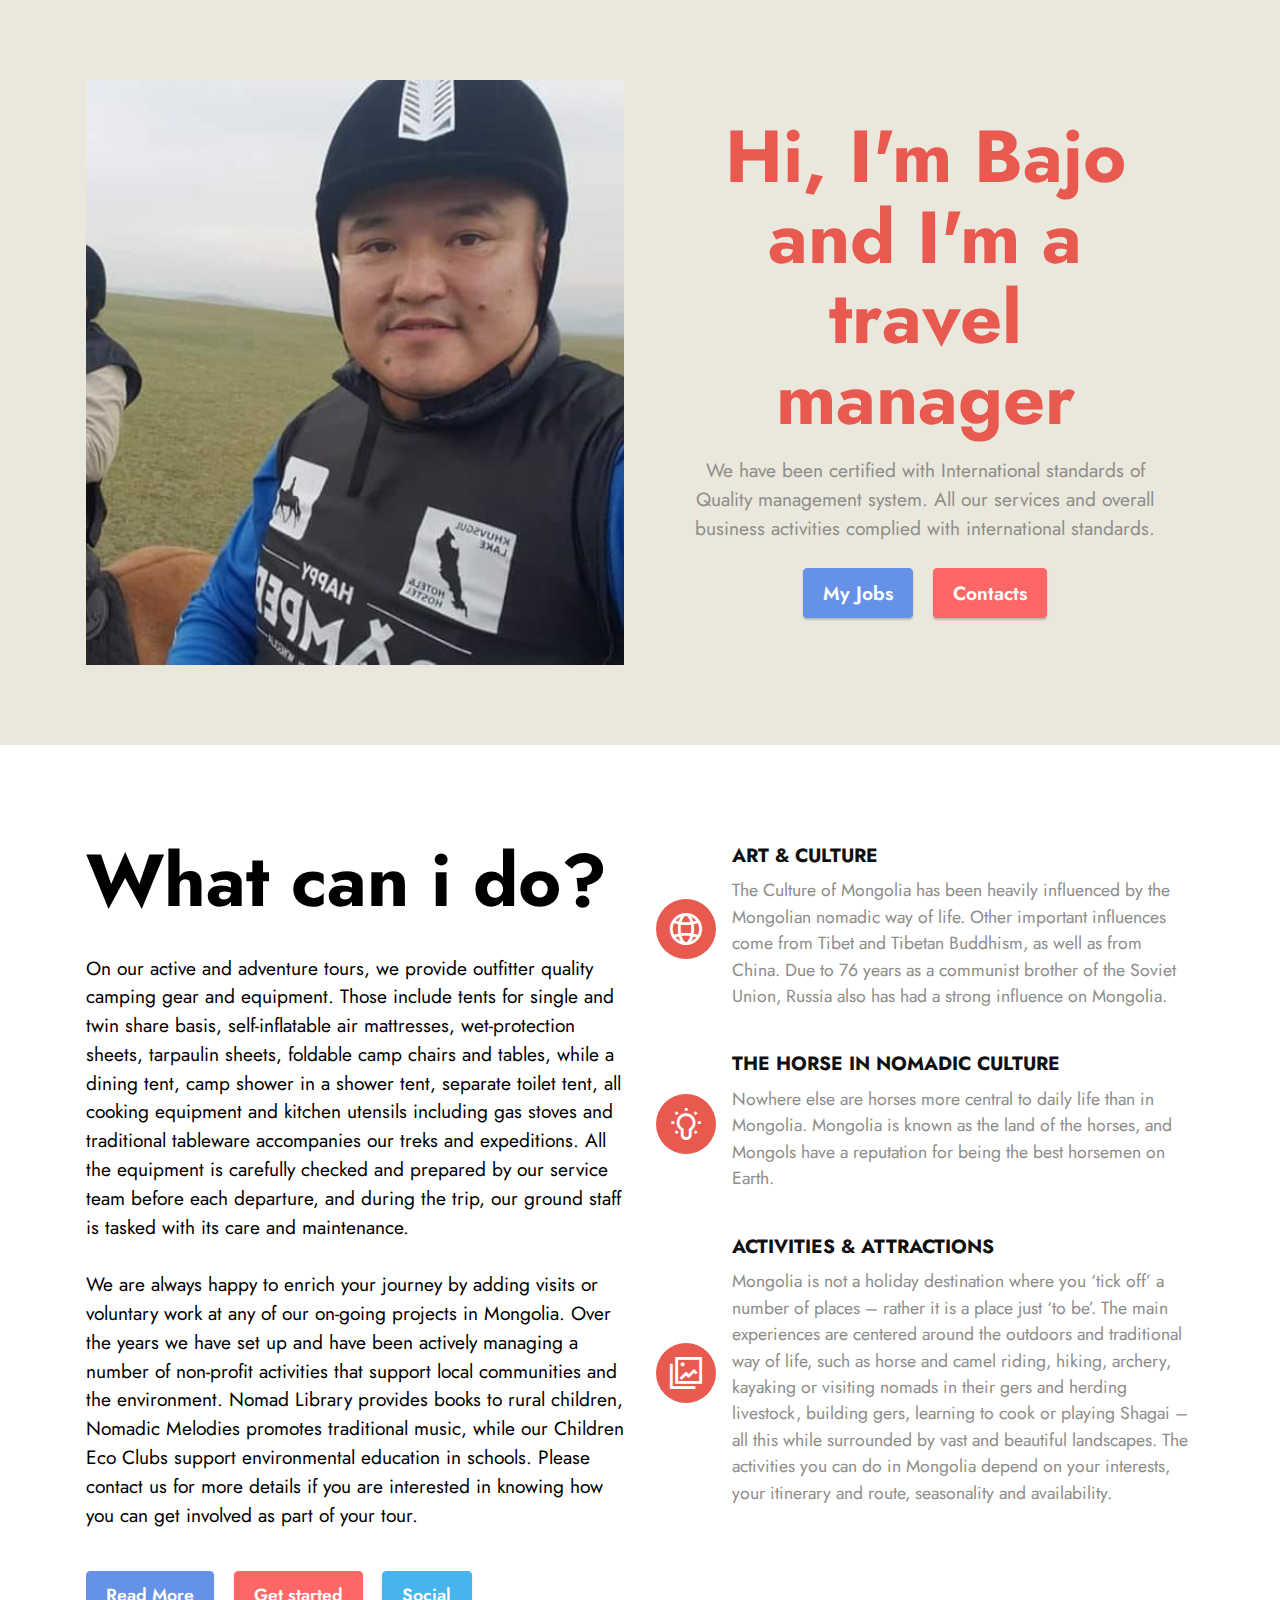
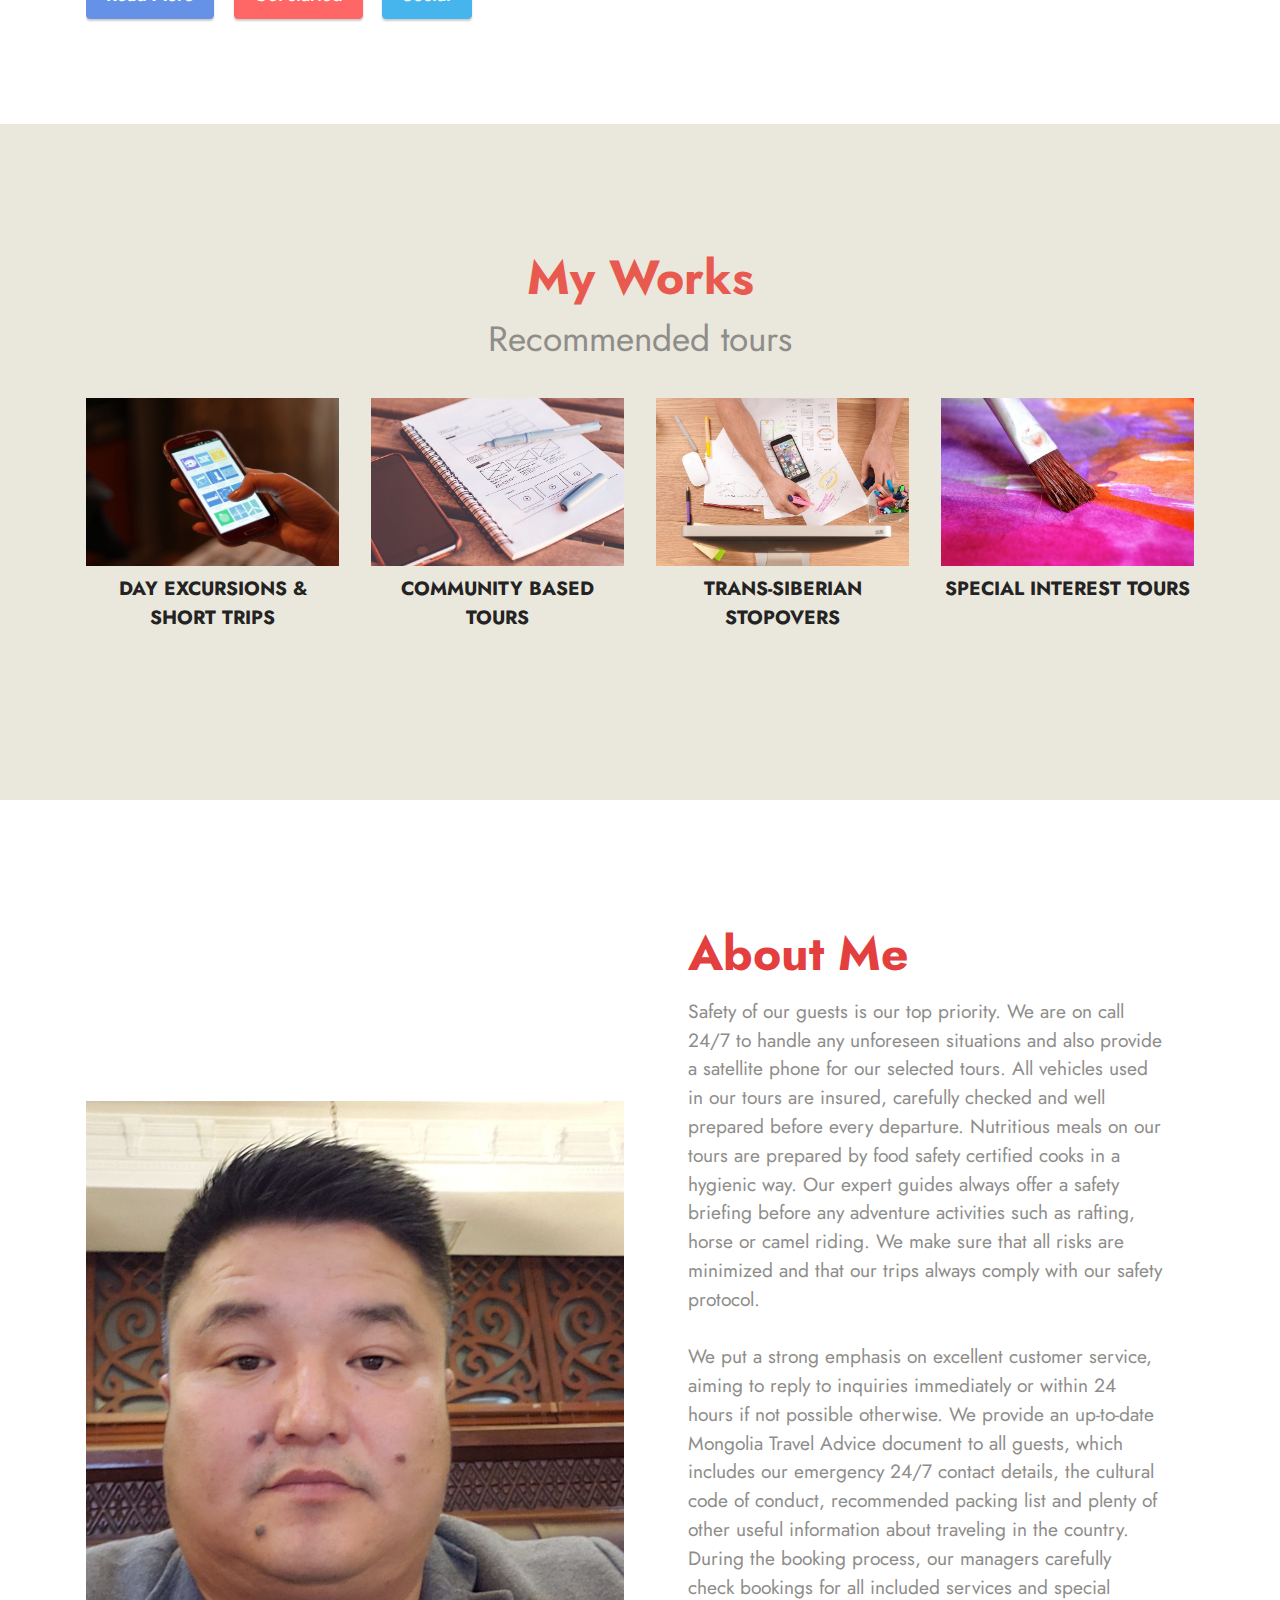
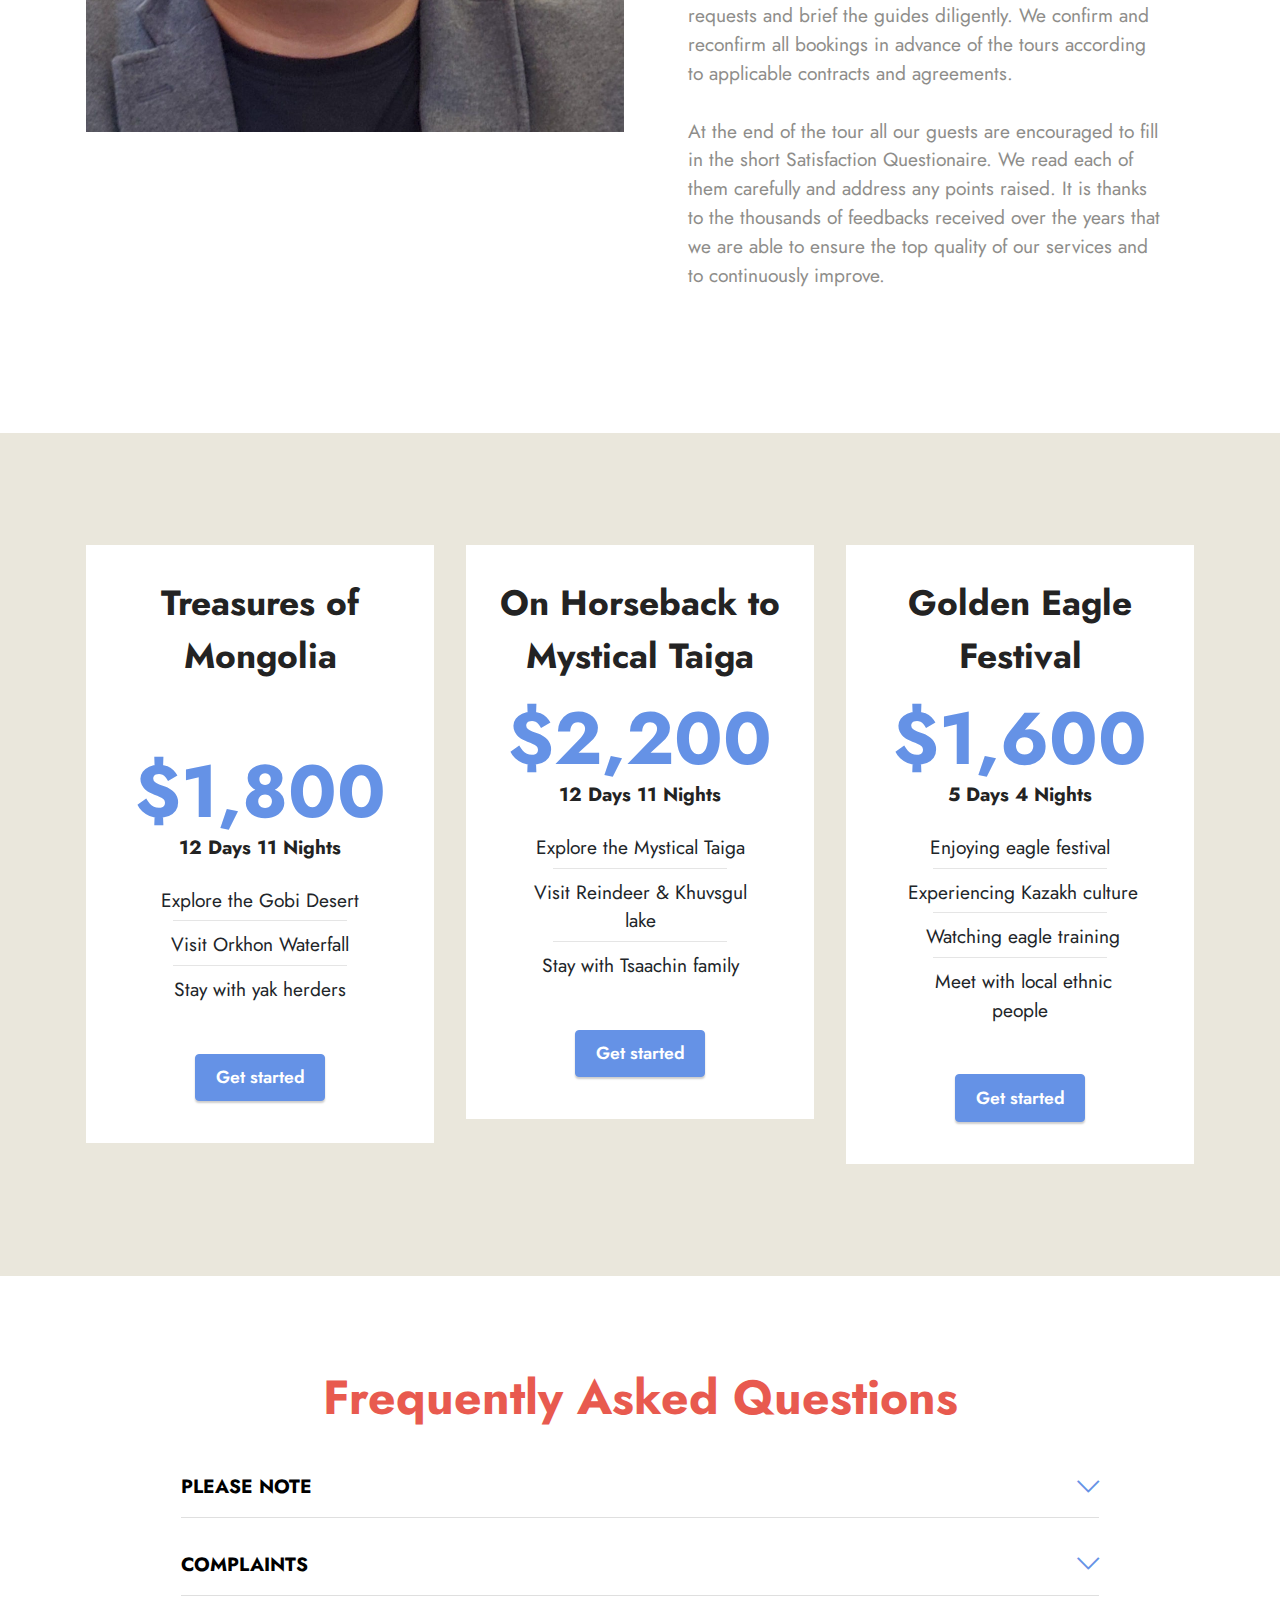
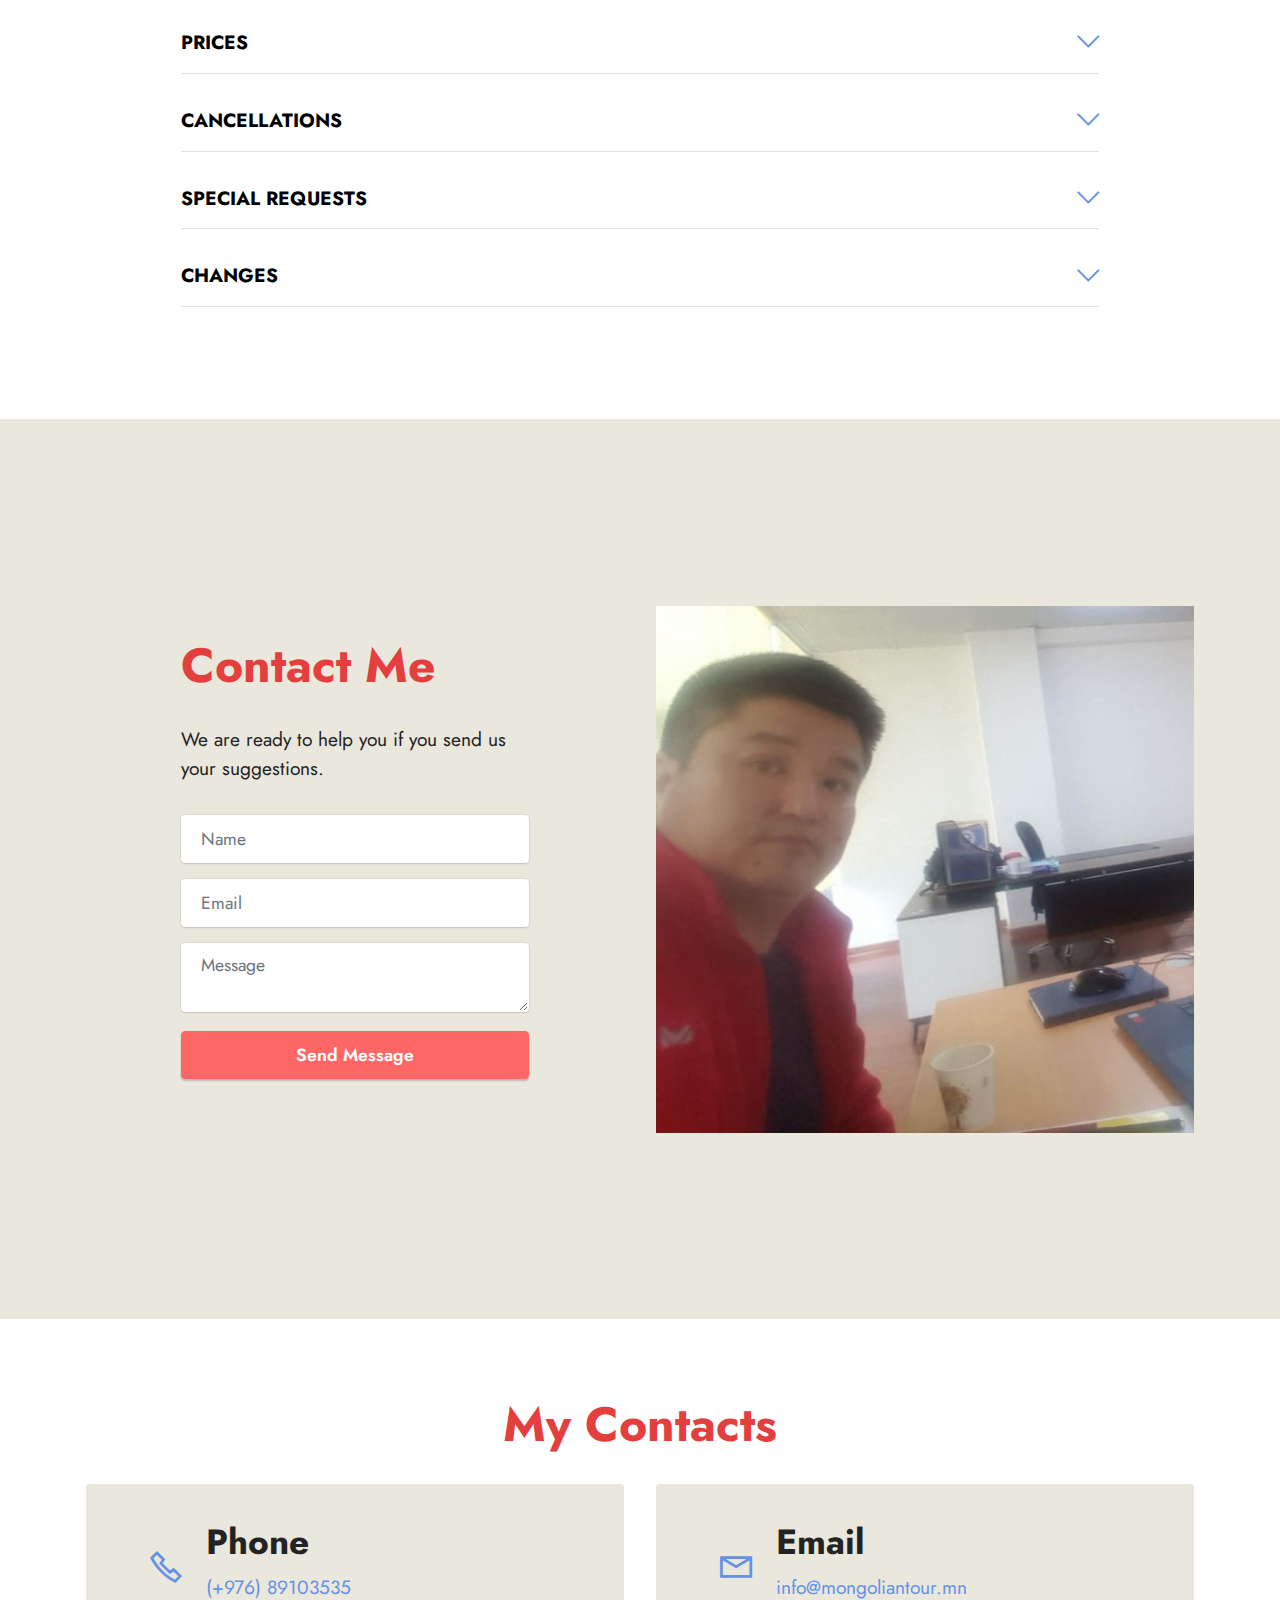
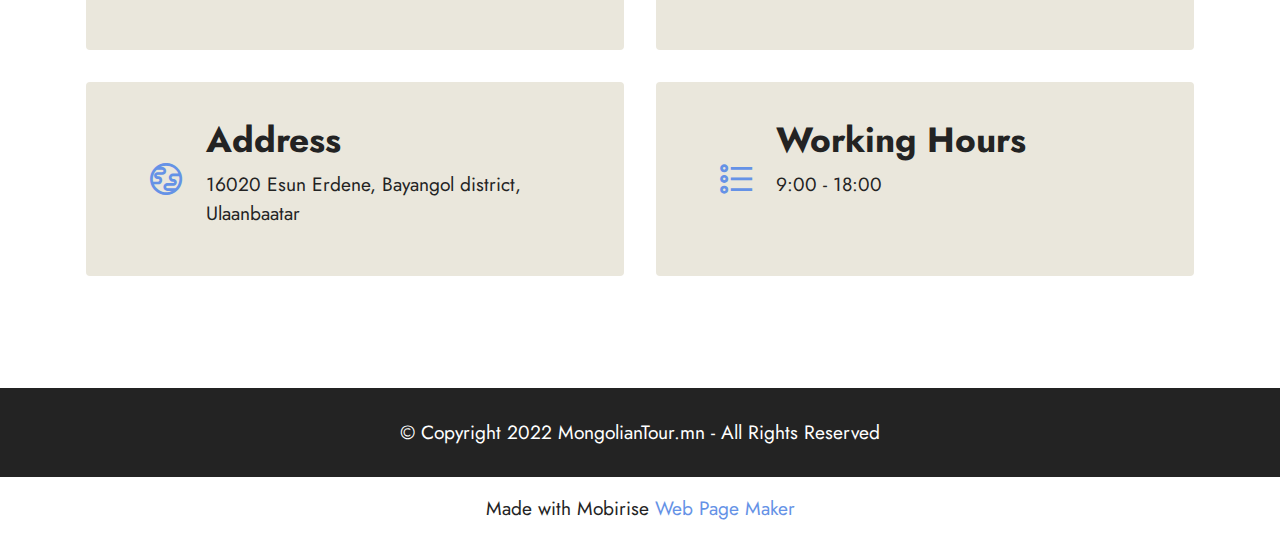
<file: page2.html>
<!DOCTYPE html>
<html  >
<head>
  <!-- Site made with Mobirise Website Builder v5.6.8, https://mobirise.com -->
  <meta charset="UTF-8">
  <meta http-equiv="X-UA-Compatible" content="IE=edge">
  <meta name="generator" content="Mobirise v5.6.8, mobirise.com">
  <meta name="twitter:card" content="summary_large_image"/>
  <meta name="twitter:image:src" content="">
  <meta property="og:image" content="">
  <meta name="twitter:title" content="MongolianTour.mn Supervisor">
  <meta name="viewport" content="width=device-width, initial-scale=1, minimum-scale=1">
  <link rel="shortcut icon" href="assets/images/55473413-1230471747129809-7263341351725432832-n-121x121.jpg" type="image/x-icon">
  <meta name="description" content="www.MongolianTour.mn">
  
  
  <title>MongolianTour.mn Supervisor</title>
  <link rel="stylesheet" href="assets/web/assets/mobirise-icons2/mobirise2.css">
  <link rel="stylesheet" href="assets/web/assets/mobirise-icons/mobirise-icons.css">
  <link rel="stylesheet" href="assets/bootstrap/css/bootstrap.min.css">
  <link rel="stylesheet" href="assets/bootstrap/css/bootstrap-grid.min.css">
  <link rel="stylesheet" href="assets/bootstrap/css/bootstrap-reboot.min.css">
  <link rel="stylesheet" href="assets/theme/css/style.css">
  <link rel="preload" href="https://fonts.googleapis.com/css?family=Jost:100,200,300,400,500,600,700,800,900,100i,200i,300i,400i,500i,600i,700i,800i,900i&display=swap" as="style" onload="this.onload=null;this.rel='stylesheet'">
  <noscript><link rel="stylesheet" href="https://fonts.googleapis.com/css?family=Jost:100,200,300,400,500,600,700,800,900,100i,200i,300i,400i,500i,600i,700i,800i,900i&display=swap"></noscript>
  <link rel="preload" as="style" href="assets/mobirise/css/mbr-additional.css"><link rel="stylesheet" href="assets/mobirise/css/mbr-additional.css" type="text/css">
  
  
  
  
</head>
<body>
  
  <section data-bs-version="5.1" class="header11 cid-sFF0SGinka" id="header11-1">

    

    

    <div class="container">
        <div class="row justify-content-center">
            <div class="col-12 col-md-6 image-wrapper">
                <img class="w-100" src="assets/images/70665518-2708899059145031-3569082728798224384-n-720x540.jpeg" alt="MongolianTour.mn">
            </div>
            <div class="col-12 col-md">
                <div class="text-wrapper text-center">
                    <h1 class="mbr-section-title mbr-fonts-style mb-3 display-1">
                        <strong>
</strong><div><strong>Hi, I'm Bajo and I'm a travel manager</strong></div></h1>
                    <p class="mbr-text mbr-fonts-style display-7">We have been certified with International standards of Quality management system. All our services and overall business activities complied with international standards.</p>
                    <div class="mbr-section-btn mt-3"><a class="btn btn-primary display-7" href="index.html#gallery5-3">My Jobs</a> <a class="btn btn-secondary display-7" href="index.html#form4-6">Contacts</a></div>
                </div>
            </div>
        </div>
    </div>
</section>

<section data-bs-version="5.1" class="features12 cid-sFF3eJNZDT" id="features13-2">

    
    
    <div class="container">
        <div class="row justify-content-center">
            <div class="col-12 col-lg-6">
                <div class="card-wrapper">
                    <div class="card-box align-left">
                        <h4 class="card-title mbr-fonts-style mb-4 display-1"><strong>What can i do?</strong></h4>
                        <p class="mbr-text mbr-fonts-style mb-4 display-7">
                            On our active and adventure tours, we provide outfitter quality camping gear and equipment. Those include tents for single and twin share basis, self-inflatable air mattresses, wet-protection sheets, tarpaulin sheets, foldable camp chairs and tables, while a dining tent, camp shower in a shower tent, separate toilet tent, all cooking equipment and kitchen utensils including gas stoves and traditional tableware accompanies our treks and expeditions. All the equipment is carefully checked and prepared by our service team before each departure, and during the trip, our ground staff is tasked with its care and maintenance.<br><br>We are always happy to enrich your journey by adding visits or voluntary work at any of our on-going projects in Mongolia. Over the years we have set up and have been actively managing a number of non-profit activities that support local communities and the environment. Nomad Library provides books to rural children, Nomadic Melodies promotes traditional music, while our Children Eco Clubs support environmental education in schools. Please contact us for more details if you are interested in knowing how you can get involved as part of your tour.</p>
                        <div class="mbr-section-btn"><a class="btn btn-primary display-4" href="company.html">Read More</a> <a class="btn btn-secondary display-4" href="page6.html">Get started</a> <a class="btn btn-info display-4" href="https://www.facebook.com/UjKhanTravel" target="_blank">Social</a></div>
                    </div>
                </div>
            </div>
            <div class="col-12 col-lg-6">
                <div class="item mbr-flex">
                    <div class="icon-box">
                        <span class="mbr-iconfont mobi-mbri-globe-2 mobi-mbri"></span>
                    </div>
                    <div class="text-box">
                        <h4 class="icon-title mbr-black mbr-fonts-style display-7"><strong>ART &amp; CULTURE</strong></h4>
                        <h5 class="icon-text mbr-black mbr-fonts-style display-4">The Culture of Mongolia has been heavily influenced by the Mongolian nomadic way of life. Other important influences come from Tibet and Tibetan Buddhism, as well as from China. Due to 76 years as a communist brother of the Soviet Union, Russia also has had a strong influence on Mongolia.</h5>
                    </div>
                </div>
                <div class="item mbr-flex">
                    <div class="icon-box">
                        <span class="mbr-iconfont mobi-mbri-idea mobi-mbri"></span>
                    </div>
                    <div class="text-box">
                        <h4 class="icon-title mbr-black mbr-fonts-style display-7"><strong>THE HORSE IN NOMADIC CULTURE</strong></h4>
                        <h5 class="icon-text mbr-black mbr-fonts-style display-4">Nowhere else are horses more central to daily life than in Mongolia. Mongolia is known as the land of the horses, and Mongols have a reputation for being the best horsemen on Earth.</h5>
                    </div>
                </div>
                <div class="item mbr-flex">
                    <div class="icon-box">
                        <span class="mbr-iconfont mobi-mbri-photo mobi-mbri"></span>
                    </div>
                    <div class="text-box">
                        <h4 class="icon-title mbr-black mbr-fonts-style display-7"><strong>ACTIVITIES &amp; ATTRACTIONS</strong></h4>
                        <h5 class="icon-text mbr-black mbr-fonts-style display-4">Mongolia is not a holiday destination where you ‘tick off’ a number of places – rather it is a place just ‘to be’. The main experiences are centered around the outdoors and traditional way of life, such as horse and camel riding, hiking, archery, kayaking or visiting nomads in their gers and herding livestock, building gers, learning to cook or playing Shagai – all this while surrounded by vast and beautiful landscapes. The activities you can do in Mongolia depend on your interests, your itinerary and route, seasonality and availability.</h5>
                    </div>
                </div>
            </div>
        </div>
    </div>
</section>

<section data-bs-version="5.1" class="gallery5 mbr-gallery cid-sFF3kfZheU" id="gallery5-3">
    

    

    <div class="container">
        <div class="mbr-section-head">
            <h3 class="mbr-section-title mbr-fonts-style align-center m-0 display-2"><strong>My Works</strong></h3>
            <h4 class="mbr-section-subtitle mbr-fonts-style align-center mb-0 mt-2 display-5">Recommended tours</h4>
        </div>
        <div class="row mbr-gallery mt-4">
            <div class="col-12 col-md-6 col-lg-3 item gallery-image">
                <div class="item-wrapper" data-toggle="modal" data-bs-toggle="modal" data-target="#t5iX1SllRM-modal" data-bs-target="#t5iX1SllRM-modal">
                    <img class="w-100" src="assets/images/mbr-596x397.jpg" alt="Mobirise Website Builder" data-slide-to="0" data-bs-slide-to="0" data-target="#lb-t5iX1SllRM" data-bs-target="#lb-t5iX1SllRM">
                    <div class="icon-wrapper">
                        <span class="mobi-mbri mobi-mbri-search mbr-iconfont mbr-iconfont-btn"></span>
                    </div>
                </div>
                <h6 class="mbr-item-subtitle mbr-fonts-style align-center mb-2 mt-2 display-7"><strong>DAY EXCURSIONS &amp; SHORT TRIPS</strong></h6>
            </div>
            <div class="col-12 col-md-6 col-lg-3 item gallery-image">
                <div class="item-wrapper" data-toggle="modal" data-bs-toggle="modal" data-target="#t5iX1SllRM-modal" data-bs-target="#t5iX1SllRM-modal">
                    <img class="w-100" src="assets/images/mbr-3.jpg" alt="Mobirise Website Builder" data-slide-to="1" data-bs-slide-to="1" data-target="#lb-t5iX1SllRM" data-bs-target="#lb-t5iX1SllRM">
                    <div class="icon-wrapper">
                        <span class="mobi-mbri mobi-mbri-search mbr-iconfont mbr-iconfont-btn"></span>
                    </div>
                </div>
                <h6 class="mbr-item-subtitle mbr-fonts-style align-center mb-2 mt-2 display-7"><strong>COMMUNITY BASED TOURS</strong></h6>
            </div>
            <div class="col-12 col-md-6 col-lg-3 item gallery-image">
                <div class="item-wrapper" data-toggle="modal" data-bs-toggle="modal" data-target="#t5iX1SllRM-modal" data-bs-target="#t5iX1SllRM-modal">
                    <img class="w-100" src="assets/images/mbr-4.jpg" alt="Mobirise Website Builder" data-slide-to="2" data-bs-slide-to="2" data-target="#lb-t5iX1SllRM" data-bs-target="#lb-t5iX1SllRM">
                    <div class="icon-wrapper">
                        <span class="mobi-mbri mobi-mbri-search mbr-iconfont mbr-iconfont-btn"></span>
                    </div>
                </div>
                <h6 class="mbr-item-subtitle mbr-fonts-style align-center mb-2 mt-2 display-7"><strong>TRANS-SIBERIAN STOPOVERS</strong></h6>
            </div>
            <div class="col-12 col-md-6 col-lg-3 item gallery-image">
                <div class="item-wrapper" data-toggle="modal" data-bs-toggle="modal" data-target="#t5iX1SllRM-modal" data-bs-target="#t5iX1SllRM-modal">
                    <img class="w-100" src="assets/images/mbr-6.jpg" alt="Mobirise Website Builder" data-slide-to="3" data-bs-slide-to="3" data-target="#lb-t5iX1SllRM" data-bs-target="#lb-t5iX1SllRM">
                    <div class="icon-wrapper">
                        <span class="mobi-mbri mobi-mbri-search mbr-iconfont mbr-iconfont-btn"></span>
                    </div>
                </div>
                <h6 class="mbr-item-subtitle mbr-fonts-style align-center mb-2 mt-2 display-7"><strong>SPECIAL INTEREST TOURS</strong></h6>
            </div>
        </div>

        <div class="modal mbr-slider" tabindex="-1" role="dialog" aria-hidden="true" id="t5iX1SllRM-modal">
            <div class="modal-dialog" role="document">
                <div class="modal-content">
                    <div class="modal-body">
                        <div class="carousel slide" id="lb-t5iX1SllRM" data-interval="5000" data-bs-interval="5000">
                            <div class="carousel-inner">
                                <div class="carousel-item active">
                                    <img class="d-block w-100" src="assets/images/mbr-596x397.jpg" alt="Mobirise Website Builder">
                                </div>
                                <div class="carousel-item">
                                    <img class="d-block w-100" src="assets/images/mbr-3.jpg" alt="Mobirise Website Builder">
                                </div>
                                <div class="carousel-item">
                                    <img class="d-block w-100" src="assets/images/mbr-4.jpg" alt="Mobirise Website Builder">
                                </div>
                                <div class="carousel-item">
                                    <img class="d-block w-100" src="assets/images/mbr-6.jpg" alt="Mobirise Website Builder">
                                </div>
                            </div>
                            <ol class="carousel-indicators">
                                <li data-slide-to="0" data-bs-slide-to="0" class="active" data-target="#lb-t5iX1SllRM" data-bs-target="#lb-t5iX1SllRM"></li>
                                <li data-slide-to="1" data-bs-slide-to="1" data-target="#lb-t5iX1SllRM" data-bs-target="#lb-t5iX1SllRM"></li>
                                <li data-slide-to="2" data-bs-slide-to="2" data-target="#lb-t5iX1SllRM" data-bs-target="#lb-t5iX1SllRM"></li>
                                <li data-slide-to="3" data-bs-slide-to="3" data-target="#lb-t5iX1SllRM" data-bs-target="#lb-t5iX1SllRM"></li>
                            </ol>
                            <a role="button" href="" class="close" data-dismiss="modal" data-bs-dismiss="modal" aria-label="Close">
                            </a>
                            <a class="carousel-control-prev carousel-control" role="button" data-slide="prev" data-bs-slide="prev" href="#lb-t5iX1SllRM">
                                <span class="mobi-mbri mobi-mbri-arrow-prev" aria-hidden="true"></span>
                                <span class="sr-only visually-hidden">Previous</span>
                            </a>
                            <a class="carousel-control-next carousel-control" role="button" data-slide="next" data-bs-slide="next" href="#lb-t5iX1SllRM">
                                <span class="mobi-mbri mobi-mbri-arrow-next" aria-hidden="true"></span>
                                <span class="sr-only visually-hidden">Next</span>
                            </a>
                        </div>
                    </div>
                </div>
            </div>
        </div>
    </div>
</section>

<section data-bs-version="5.1" class="image1 cid-sFF75ZhH2d" id="image1-b">
    

    

    <div class="container">
        <div class="row align-items-center">
            <div class="col-12 col-lg-6">
                <div class="image-wrapper">
                    <img src="assets/images/71469546-10162323846635331-2036456381166387200-n-1256x1262.jpeg" alt="MongolianTour.mn">
                    
                </div>
            </div>
            <div class="col-12 col-lg">
                <div class="text-wrapper">
                    <h3 class="mbr-section-title mbr-fonts-style mb-3 display-2">
                        <strong>About Me</strong></h3>
                    <p class="mbr-text mbr-fonts-style display-7">Safety of our guests is our top priority. We are on call 24/7 to handle any unforeseen situations and also provide a satellite phone for our selected tours. All vehicles used in our tours are insured, carefully checked and well prepared before every departure. Nutritious meals on our tours are prepared by food safety certified cooks in a hygienic way. Our expert guides always offer a safety briefing before any adventure activities such as rafting, horse or camel riding. We make sure that all risks are minimized and that our trips always comply with our safety protocol.<br><br>We put a strong emphasis on excellent customer service, aiming to reply to inquiries immediately or within 24 hours if not possible otherwise. We provide an up-to-date Mongolia Travel Advice document to all guests, which includes our emergency 24/7 contact details, the cultural code of conduct, recommended packing list and plenty of other useful information about traveling in the country. During the booking process, our managers carefully check bookings for all included services and special requests and brief the guides diligently. We confirm and reconfirm all bookings in advance of the tours according to applicable contracts and agreements.<br><br>At the end of the tour all our guests are encouraged to fill in the short Satisfaction Questionaire. We read each of them carefully and address any points raised. It is thanks to the thousands of feedbacks received over the years that we are able to ensure the top quality of our services and to continuously improve.</p>
                </div>
            </div>
        </div>
    </div>
</section>

<section data-bs-version="5.1" class="pricing2 cid-sFF7wKlLkT" id="pricing2-c">
    

    
    <div class="container">
        <div class="row justify-content-center">
            <div class="col-12 col-md-6 align-center col-lg-4">
                <div class="plan">
                    <div class="plan-header">
                        <h6 class="plan-title mbr-fonts-style mb-3 display-5"><strong>Treasures of Mongolia</strong><br><strong><br></strong></h6>
                        <div class="plan-price">
                            <p class="price mbr-fonts-style m-0 display-1"><strong>$1,800</strong></p>
                            <p class="price-term mbr-fonts-style mb-3 display-7"><strong>12 Days 11 Nights</strong><br></p>
                        </div>
                    </div>
                    <div class="plan-body">
                        <div class="plan-list mb-4">
                            <ul class="list-group mbr-fonts-style list-group-flush display-7">
                                <li class="list-group-item">Explore the Gobi Desert
</li><li class="list-group-item">Visit Orkhon Waterfall
</li><li class="list-group-item">Stay with yak herders</li>
                            </ul>
                        </div>
                        <div class="mbr-section-btn text-center"><a href="page6.html" class="btn btn-primary display-4">Get started</a></div>
                    </div>
                </div>
            </div>
            <div class="col-12 col-md-6 align-center col-lg-4">
                <div class="plan">
                    <div class="plan-header">
                        <h6 class="plan-title mbr-fonts-style mb-3 display-5"><strong>On Horseback to Mystical Taiga</strong></h6>
                        <div class="plan-price">
                            <p class="price mbr-fonts-style m-0 display-1"><strong>$2,200</strong></p>
                            <p class="price-term mbr-fonts-style mb-3 display-7"><strong>12 Days 11 Nights</strong><br></p>
                        </div>
                    </div>
                    <div class="plan-body">
                        <div class="plan-list mb-4">
                            <ul class="list-group mbr-fonts-style list-group-flush display-7">
                                <li class="list-group-item">Explore the Mystical Taiga
</li><li class="list-group-item">Visit Reindeer &amp; Khuvsgul lake
</li><li class="list-group-item">Stay with Tsaachin family</li>
                            </ul>
                        </div>
                        <div class="mbr-section-btn text-center"><a href="page6.html" class="btn btn-primary display-4">Get started</a></div>
                    </div>
                </div>
            </div>
            <div class="col-12 col-md-6 align-center col-lg-4">
                <div class="plan">
                    <div class="plan-header">
                        <h6 class="plan-title mbr-fonts-style mb-3 display-5"><strong>Golden Eagle Festival</strong></h6>
                        <div class="plan-price">
                            <p class="price mbr-fonts-style m-0 display-1"><strong>$1,600</strong></p>
                            <p class="price-term mbr-fonts-style mb-3 display-7"><strong>5 Days 4 Nights</strong><br></p>
                        </div>
                    </div>
                    <div class="plan-body">
                        <div class="plan-list mb-4">
                            <ul class="list-group mbr-fonts-style list-group-flush display-7">
                                <li class="list-group-item">Enjoying eagle festival
</li><li class="list-group-item">&nbsp;Experiencing Kazakh culture
</li><li class="list-group-item">&nbsp;Watching eagle training
</li><li class="list-group-item">&nbsp;Meet with local ethnic people</li>
                            </ul>
                        </div>
                        <div class="mbr-section-btn text-center"><a href="page6.html" class="btn btn-primary display-4">Get started</a></div>
                    </div>
                </div>
            </div>
            
        </div>
    </div>
</section>

<section data-bs-version="5.1" class="content16 cid-sFF5Wb1ZQt" id="content16-a">

    

    
    <div class="container">
        <div class="row justify-content-center">
            <div class="col-12 col-md-10">
                <div class="mbr-section-head align-center mb-4">
                    <h3 class="mbr-section-title mb-0 mbr-fonts-style display-2"><strong>Frequently Asked Questions</strong></h3>
                    
                </div>
                <div id="bootstrap-accordion_22" class="panel-group accordionStyles accordion" role="tablist" aria-multiselectable="true">
                    <div class="card mb-3">
                        <div class="card-header" role="tab" id="headingOne">
                            <a role="button" class="panel-title collapsed" data-toggle="collapse" data-bs-toggle="collapse" data-core="" href="#collapse1_22" aria-expanded="false" aria-controls="collapse1">
                                <h6 class="panel-title-edit mbr-fonts-style mb-0 display-7"><strong>PLEASE NOTE</strong></h6>
                                <span class="sign mbr-iconfont mbri-arrow-down"></span>
                            </a>
                        </div>
                        <div id="collapse1_22" class="panel-collapse noScroll collapse" role="tabpanel" aria-labelledby="headingOne" data-parent="#accordion" data-bs-parent="#bootstrap-accordion_22">
                            <div class="panel-body">
                                <p class="mbr-fonts-style panel-text display-4">It is important to check carefully the Booking Confirmation and the Itinerary of your tour when you receive it that all the details are exactly as you requested. Our responsibility is to provide you with the services you have booked as described in the itinerary and as confirmed to you. If your group consists of two or more people traveling together, the person who makes the tour booking by signing our booking form or otherwise contracting with us accepts the responsibility for making all payments to us for all members of the party. We will send all the documents and other relevant information to the lead guest, and the lead guest is responsible for ensuring that the other members of the party are kept fully informed. If you are aged under 18 /on the departure date/ and your parents or guardians are not traveling with you, we must have their written consent to proceed with the booking. </p>
                            </div>
                        </div>
                    </div>
                    <div class="card mb-3">
                        <div class="card-header" role="tab" id="headingOne">
                            <a role="button" class="panel-title collapsed" data-toggle="collapse" data-bs-toggle="collapse" data-core="" href="#collapse2_22" aria-expanded="false" aria-controls="collapse2">
                                <h6 class="panel-title-edit mbr-fonts-style mb-0 display-7"><strong>COMPLAINTS</strong></h6>
                                <span class="sign mbr-iconfont mbri-arrow-down"></span>
                            </a>
                        </div>
                        <div id="collapse2_22" class="panel-collapse noScroll collapse" role="tabpanel" aria-labelledby="headingOne" data-parent="#accordion" data-bs-parent="#bootstrap-accordion_22">
                            <div class="panel-body">
                                <p class="mbr-fonts-style panel-text display-4">
                                    If you have a complaint while you are traveling on tour with us you must inform immediately your tour leader/guide, who will make every effort to resolve it. They will complete a report form with you specifying the nature and details of your complaint and the action taken to resolve it, and you should keep a copy of the form for your reference. If you have a complaint after your tour has finished, or you will feel that a complaint remains unresolved, you must tell Tour Mongolia about it in writing by email within 30 days after your tour. Complaints regarding any services not directly connected with Tour Mongolia (e.g. hotel accommodation or a local vendor), should be raised with the relevant supplier. </p>
                            </div>
                        </div>
                    </div>
                    <div class="card mb-3">
                        <div class="card-header" role="tab" id="headingOne">
                            <a role="button" class="panel-title collapsed" data-toggle="collapse" data-bs-toggle="collapse" data-core="" href="#collapse3_22" aria-expanded="false" aria-controls="collapse3">
                                <h6 class="panel-title-edit mbr-fonts-style mb-0 display-7"><strong>PRICES</strong></h6>
                                <span class="sign mbr-iconfont mbri-arrow-down"></span>
                            </a>
                        </div>
                        <div id="collapse3_22" class="panel-collapse noScroll collapse" role="tabpanel" aria-labelledby="headingOne" data-parent="#accordion" data-bs-parent="#bootstrap-accordion_22">
                            <div class="panel-body">
                                <p class="mbr-fonts-style panel-text display-4">
                                    Once the booking is confirmed, the price of your tour is guaranteed and will not be subject to any changes or surcharges unless you request to add extra services at a later date. </p>
                            </div>
                        </div>
                    </div>
                    <div class="card mb-3">
                        <div class="card-header" role="tab" id="headingOne">
                            <a role="button" class="panel-title collapsed" data-toggle="collapse" data-bs-toggle="collapse" data-core="" href="#collapse4_22" aria-expanded="false" aria-controls="collapse4">
                                <h6 class="panel-title-edit mbr-fonts-style mb-0 display-7"><strong>CANCELLATIONS</strong></h6>
                                <span class="sign mbr-iconfont mbri-arrow-down"></span>
                            </a>
                        </div>
                        <div id="collapse4_22" class="panel-collapse noScroll collapse" role="tabpanel" aria-labelledby="headingOne" data-parent="#accordion" data-bs-parent="#bootstrap-accordion_22">
                            <div class="panel-body">
                                <p class="mbr-fonts-style panel-text display-4">If you wish to cancel the trip after the booking has been confirmed, you must do so in writing by email and the following charges will apply.
<br>
<br>Cancellation 3 months or more prior to the tour start date: $100 administration charge.
<br>Cancellation within 3 months but more than 30 days before the tour starts: 30% of the total tour price.
<br>Cancellation within 30 days but over 7 days of travel: 50% of the total tour price.
<br>Cancellation within 7 days of travel or no show: 100% of the total tour price.</p>
                            </div>
                        </div>
                    </div>
                    <div class="card mb-3">
                        <div class="card-header" role="tab" id="headingOne">
                            <a role="button" class="panel-title collapsed" data-toggle="collapse" data-bs-toggle="collapse" data-core="" href="#collapse5_22" aria-expanded="false" aria-controls="collapse5">
                                <h6 class="panel-title-edit mbr-fonts-style mb-0 display-7"><strong>SPECIAL REQUESTS</strong></h6>
                                <span class="sign mbr-iconfont mbri-arrow-down"></span>
                            </a>
                        </div>
                        <div id="collapse5_22" class="panel-collapse noScroll collapse" role="tabpanel" aria-labelledby="headingOne" data-parent="#accordion" data-bs-parent="#bootstrap-accordion_22">
                            <div class="panel-body">
                                <p class="mbr-fonts-style panel-text display-4">
                                    If you have any special request that does not form part of the tour as described in the itinerary /for example, dietary requirements or room location/ please let us know. We will always aim to meet any special requests, but cannot guarantee to do so. In no circumstances will such requests be accepted by us to form part of our contractual obligations and we will not have any liability if they are not met. </p>
                            </div>
                        </div>
                    </div>
                    <div class="card mb-3">
                        <div class="card-header" role="tab" id="headingOne">
                            <a role="button" class="panel-title collapsed" data-toggle="collapse" data-bs-toggle="collapse" data-core="" href="#collapse6_22" aria-expanded="false" aria-controls="collapse6">
                                <h6 class="panel-title-edit mbr-fonts-style mb-0 display-7"><strong>CHANGES</strong></h6>
                                <span class="sign mbr-iconfont mbri-arrow-down"></span>
                            </a>
                        </div>
                        <div id="collapse6_22" class="panel-collapse noScroll collapse" role="tabpanel" aria-labelledby="headingOne" data-parent="#accordion" data-bs-parent="#bootstrap-accordion_22">
                            <div class="panel-body">
                                <p class="mbr-fonts-style panel-text display-4">
                                    If you wish to change any of the details of your booking after we have sent you the Booking Confirmation, you must let us know the required changes by email. Changes such as travel dates or adding extra services may incur charges and we will inform you if it’s the case and of the charge amount. All changes are subject to availability and cannot be guaranteed, for example, upgrading your accommodation or staying alone in a ger in a tourist camp would normally cost extra and may not be available in the high season. </p>
                            </div>
                        </div>
                    </div>
                </div>
            </div>
        </div>
    </div>
</section>

<section data-bs-version="5.1" class="form4 cid-sFF3qL4anb mbr-fullscreen" id="form4-6">

    

    

    <div class="container">
        <div class="row content-wrapper justify-content-center">
            <div class="col-lg-4 offset-lg-1 mbr-form" data-form-type="formoid">
<!--Formbuilder Form-->
<form action="https://mobirise.eu/" method="POST" class="mbr-form form-with-styler" data-form-title="Form Name"><input type="hidden" name="email" data-form-email="true" value="RvA29VbPdwVEF+79qP8BzgTQOmErXmuV3ld3UN6P6KMewoovTXv1P3bCQYkhEgPV0NRhyoLiRUymdXIZPDQ39t6YQWMNs0lZAMukZ3WxoGbkpry5lgIy71vXZ/bSkCNq">
<div class="row">
<div hidden="hidden" data-form-alert="" class="alert alert-success col-12">Thanks for filling out the form!</div>
<div hidden="hidden" data-form-alert-danger="" class="alert alert-danger col-12">Oops...! some problem!</div>
</div>
<div class="dragArea row">
<div class="col-lg-12 col-md-12 col-sm-12">
<h1 class="mbr-section-title mb-4 display-2"><strong>Contact Me</strong></h1>
</div>
<div class="col-lg-12 col-md-12 col-sm-12">
<p class="mbr-text mbr-fonts-style mb-4 display-7"> We are ready to help you if you send us your suggestions.</p>
</div>
<div data-for="name" class="col-lg-12 col-md col-12 form-group mb-3">
<input type="text" name="name" placeholder="Name" data-form-field="name" class="form-control display-7" value="" id="name-form4-6">
</div>
<div data-for="email" class="col-lg-12 col-md col-12 form-group mb-3">
<input type="email" name="email" placeholder="Email" data-form-field="email" class="form-control display-7" value="" id="email-form4-6">
</div>
<div class="col-lg-12 col-md-12 col-sm-12 form-group" data-for="textarea">
<textarea name="textarea" placeholder="Message" data-form-field="textarea" class="form-control display-7" id="textarea-form4-6"></textarea>
</div>
<div class="col-12 col-md-auto mbr-section-btn"><button type="submit" class="btn btn-secondary display-4">Send Message</button></div>
</div>
</form><!--Formbuilder Form-->
</div>
            <div class="col-lg-6 offset-lg-1 col-12">
                <div class="image-wrapper">
                    <img class="w-100" src="assets/images/56589734-1623441524466465-2181681358726758400-n-1-1256x930.jpeg" alt="MongolianTour.mn">
                </div>
            </div>
        </div>
    </div>
</section>

<section data-bs-version="5.1" class="contacts2 cid-sFF3B84VW8" id="contacts2-8">
    <!---->
    
    
    <div class="container">
        <div class="mbr-section-head">
            <h3 class="mbr-section-title mbr-fonts-style align-center mb-0 display-2">
                <strong>My Contacts</strong>
            </h3>
            
        </div>
        <div class="row justify-content-center mt-4">
            <div class="card col-12 col-md-6">
                <div class="card-wrapper">
                    <div class="image-wrapper">
                        <span class="mbr-iconfont mobi-mbri-phone mobi-mbri"></span>
                    </div>
                    <div class="text-wrapper">
                        <h6 class="card-title mbr-fonts-style mb-1 display-5">
                            <strong>Phone</strong>
                        </h6>
                        <p class="mbr-text mbr-fonts-style display-7">
                            <a href="tel:(+976) 89103535" class="text-primary">(+976) 89103535</a>
                        </p>
                    </div>
                </div>
            </div>
            <div class="card col-12 col-md-6">
                <div class="card-wrapper">
                    <div class="image-wrapper">
                        <span class="mbr-iconfont mobi-mbri-letter mobi-mbri"></span>
                    </div>
                    <div class="text-wrapper">
                        <h6 class="card-title mbr-fonts-style mb-1 display-5">
                            <strong>Email</strong>
                        </h6>
                        <p class="mbr-text mbr-fonts-style display-7">
                            <a href="mailto:info@mongoliantour.mn" class="text-primary">info@mongoliantour.mn</a>
                        </p>
                    </div>
                </div>
            </div>
            <div class="card col-12 col-md-6">
                <div class="card-wrapper">
                    <div class="image-wrapper">
                        <span class="mbr-iconfont mobi-mbri-globe mobi-mbri"></span>
                    </div>
                    <div class="text-wrapper">
                        <h6 class="card-title mbr-fonts-style mb-1 display-5">
                            <strong>Address</strong>
                        </h6>
                        <p class="mbr-text mbr-fonts-style display-7">
                            16020 Esun Erdene, Bayangol district, Ulaanbaatar
                        </p>
                    </div>
                </div>
            </div>
            <div class="card col-12 col-md-6">
                <div class="card-wrapper">
                    <div class="image-wrapper">
                        <span class="mbr-iconfont mobi-mbri-bulleted-list mobi-mbri"></span>
                    </div>
                    <div class="text-wrapper">
                        <h6 class="card-title mbr-fonts-style mb-1 display-5">
                            <strong>Working Hours</strong>
                        </h6>
                        <p class="mbr-text mbr-fonts-style display-7">
                            9:00 - 18:00
                        </p>
                    </div>
                </div>
            </div>
        </div>
    </div>
</section>

<section data-bs-version="5.1" class="footer7 cid-sFF3CYc3p7" once="footers" id="footer7-9">

    

    

    <div class="container">
        <div class="media-container-row align-center mbr-white">
            <div class="col-12">
                <p class="mbr-text mb-0 mbr-fonts-style display-7">
                    © Copyright 2022 MongolianTour.mn - All Rights Reserved
                </p>
            </div>
        </div>
    </div>
</section><section class="display-7" style="padding: 0;align-items: center;justify-content: center;flex-wrap: wrap;    align-content: center;display: flex;position: relative;height: 4rem;"><a href="https://mobiri.se/2763403" style="flex: 1 1;height: 4rem;position: absolute;width: 100%;z-index: 1;"><img alt=" Web  Building Software" style="height: 4rem;" src="[data-uri]"></a><p style="margin: 0;text-align: center;" class="display-7">Made with Mobirise &#8204;</p><a style="z-index:1" href="https://mobirise.com/web-page-maker.html">Web Page Maker</a></section><script src="assets/bootstrap/js/bootstrap.bundle.min.js"></script>  <script src="assets/smoothscroll/smooth-scroll.js"></script>  <script src="assets/ytplayer/index.js"></script>  <script src="assets/mbr-switch-arrow/mbr-switch-arrow.js"></script>  <script src="assets/theme/js/script.js"></script>  <script src="assets/formoid/formoid.min.js"></script>  
  
  
</body>
</html>
</file>
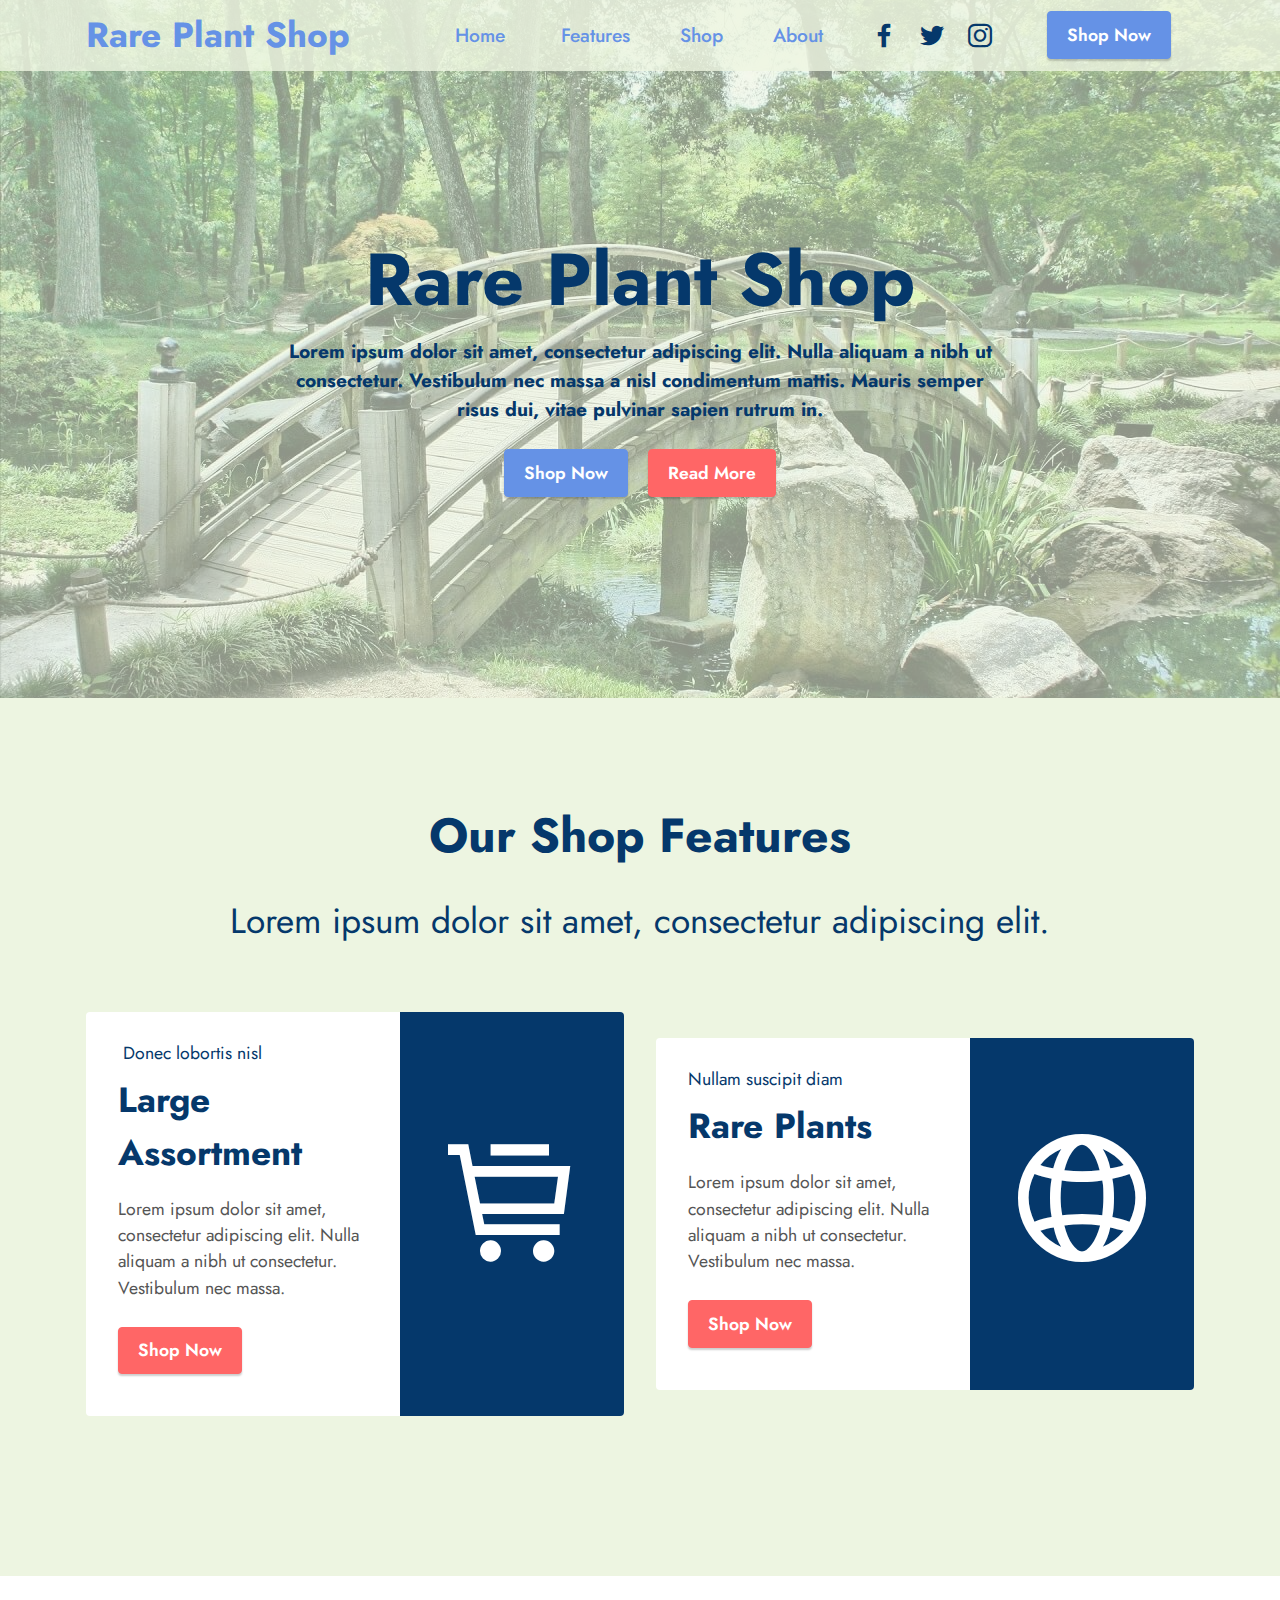
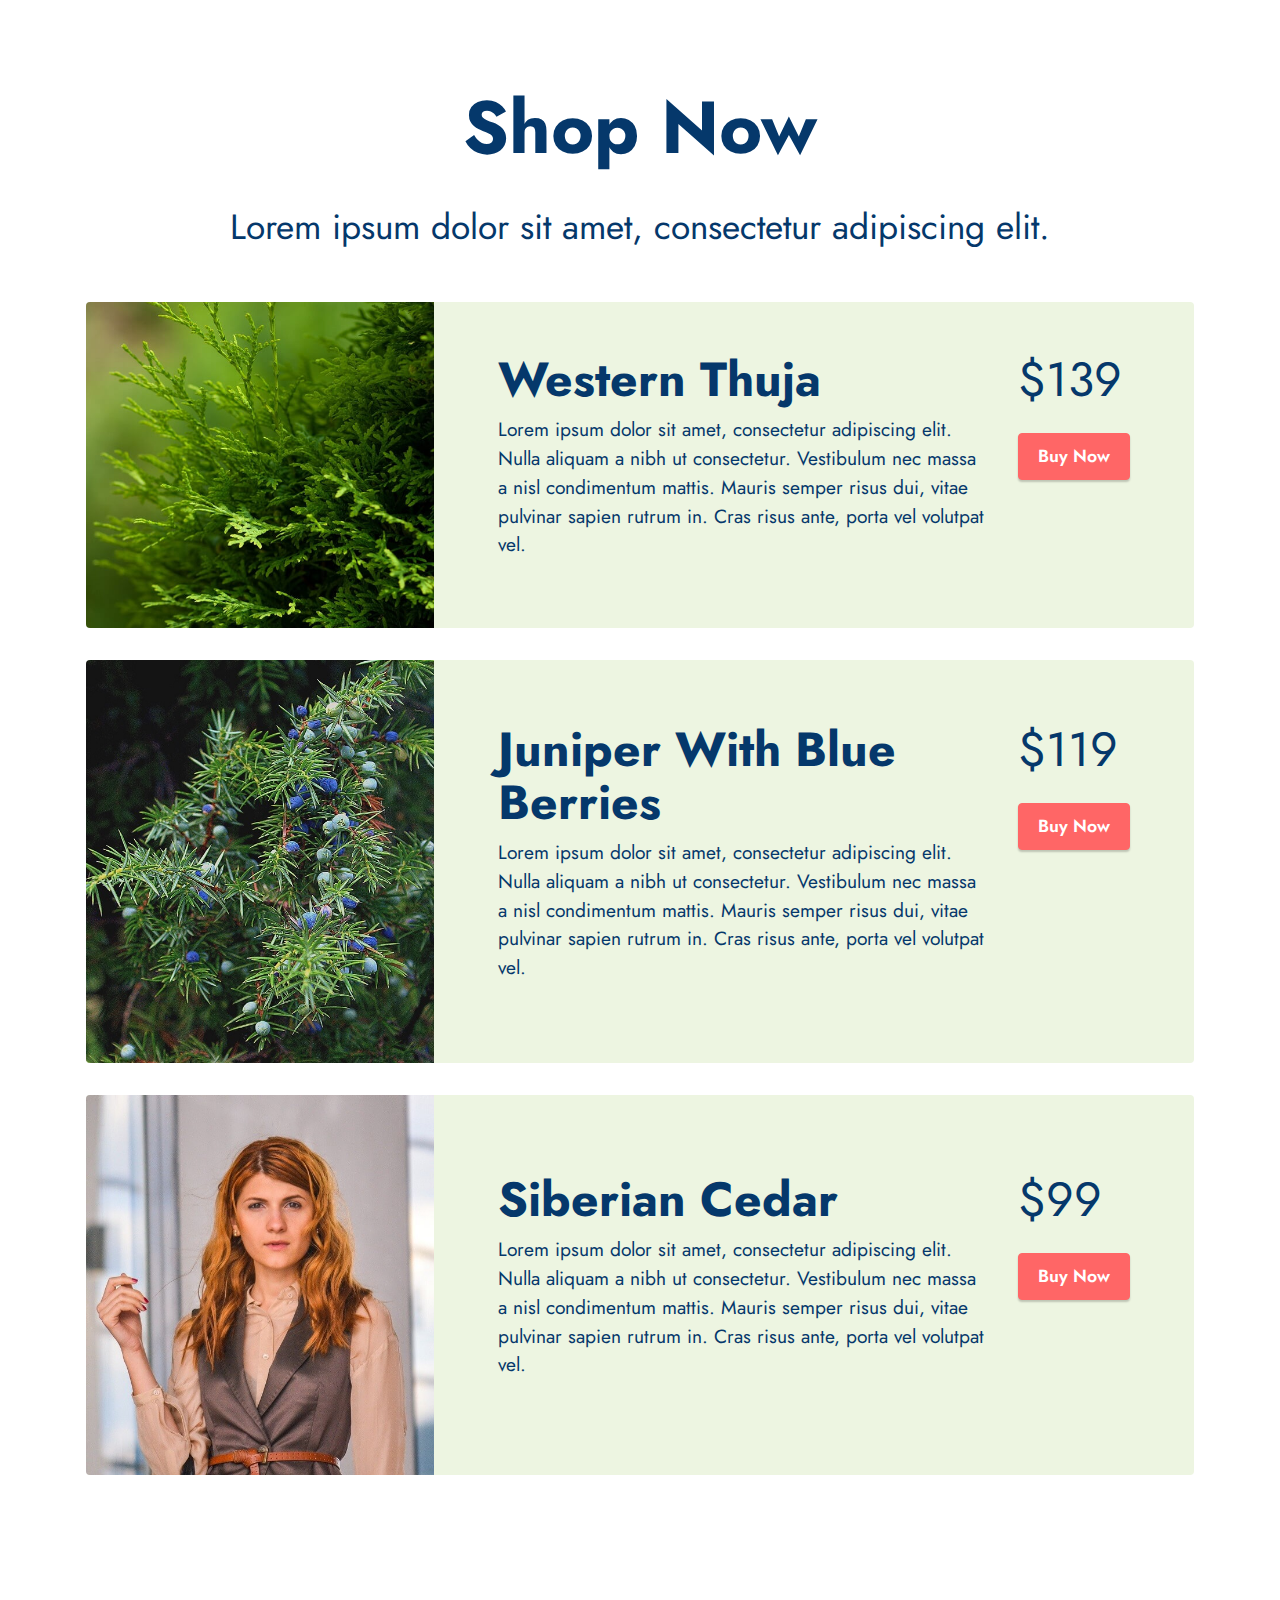
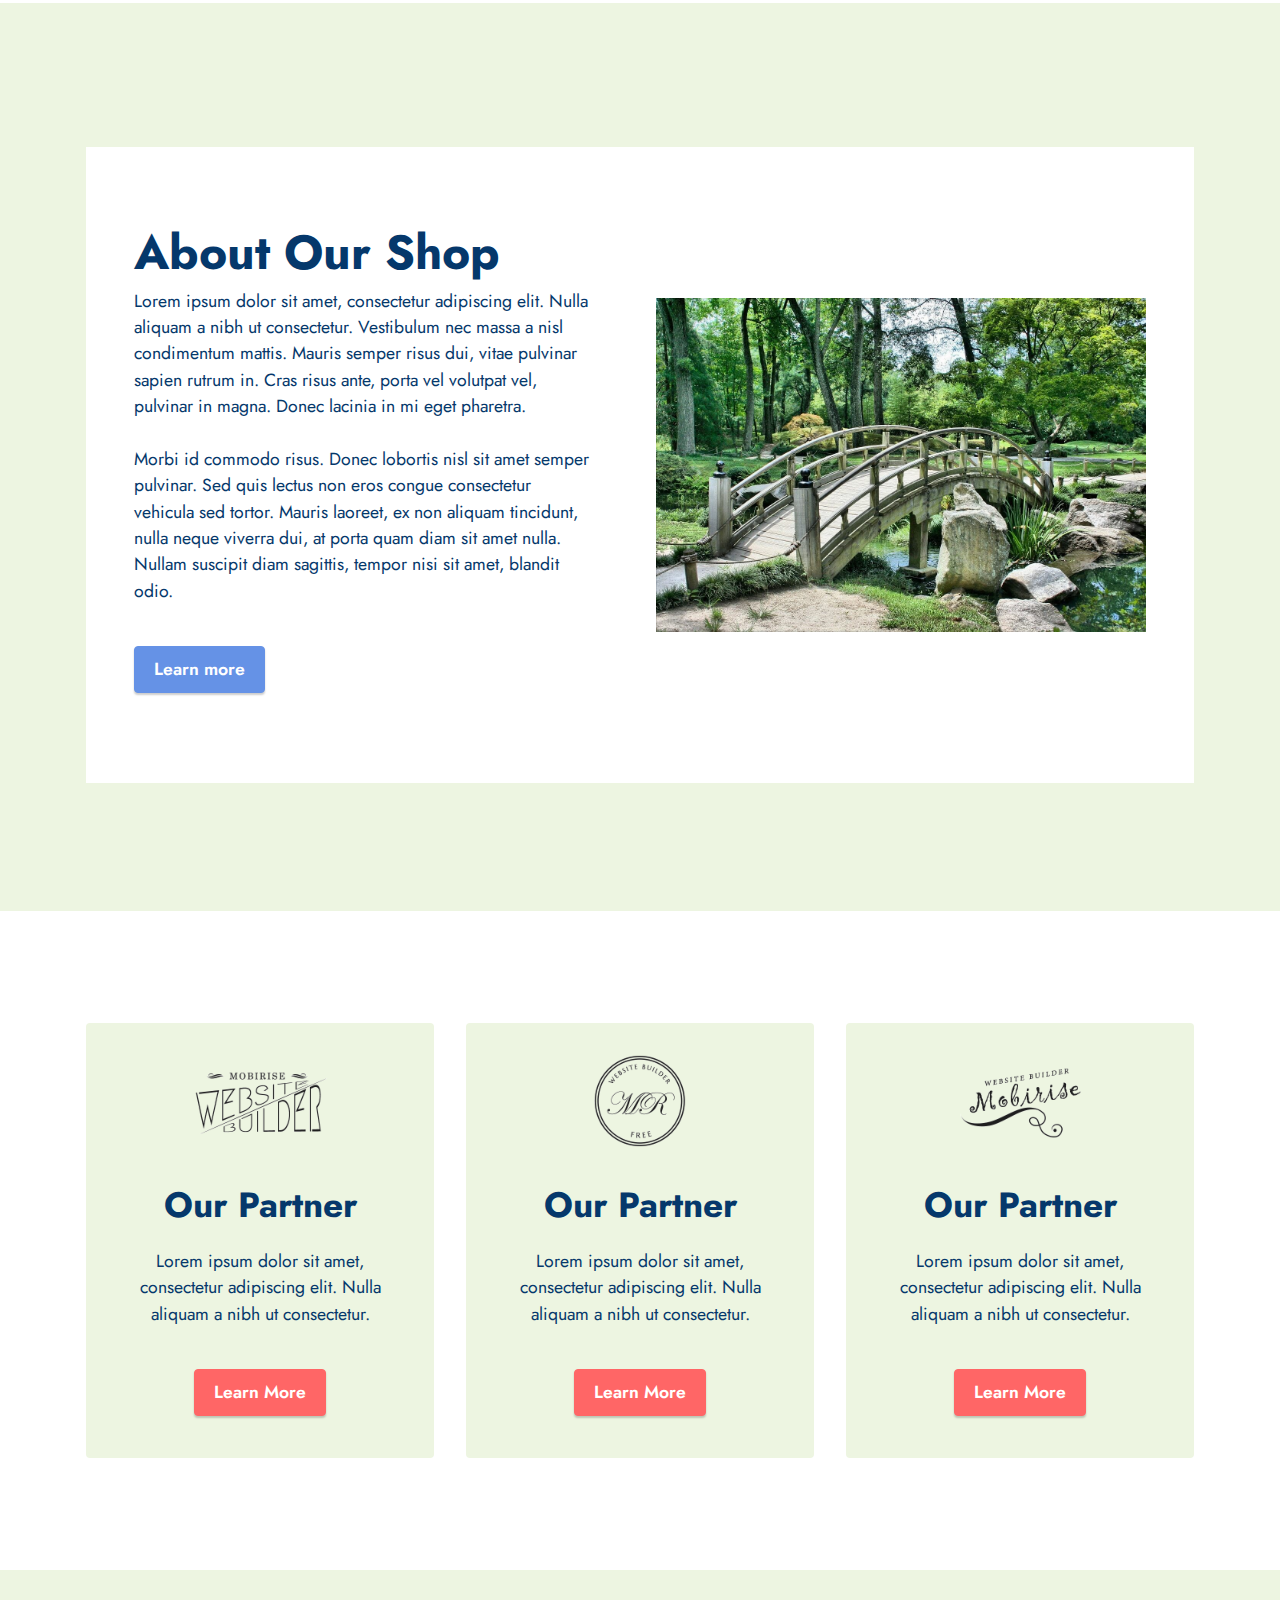
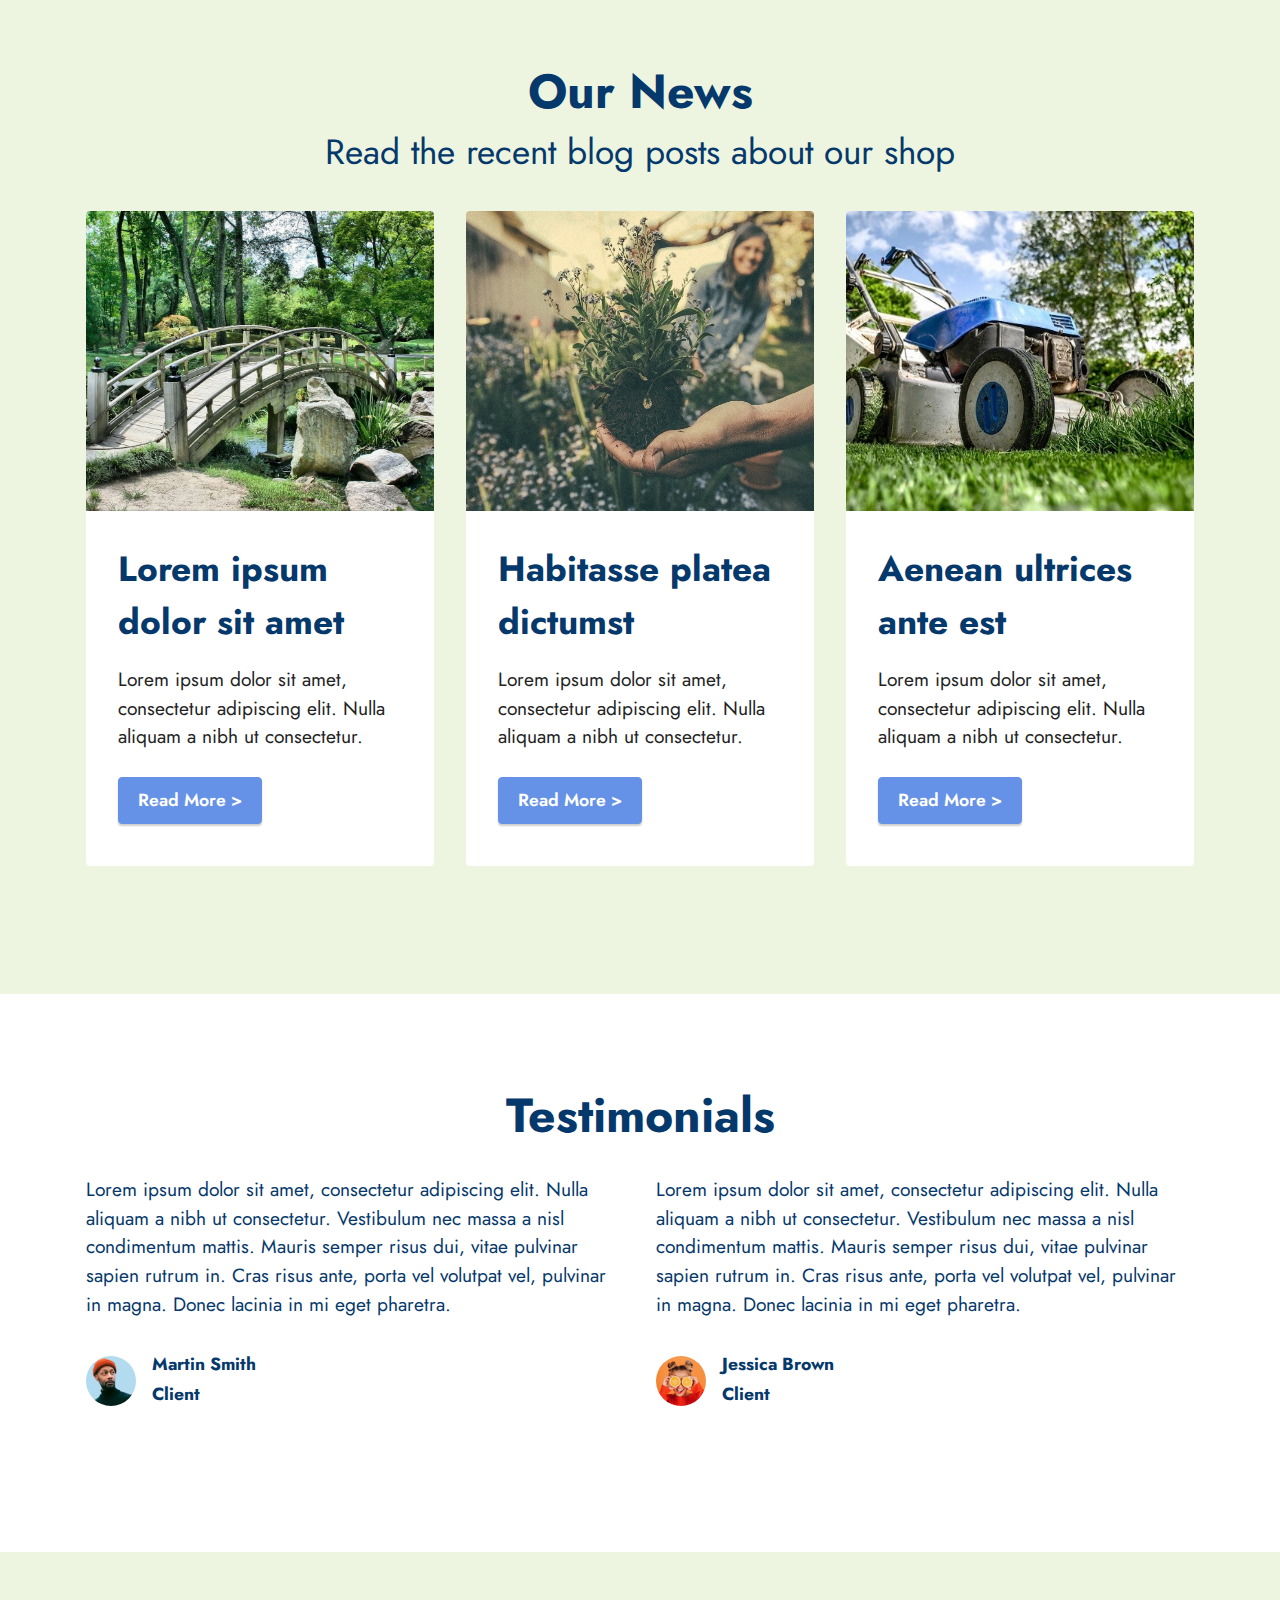
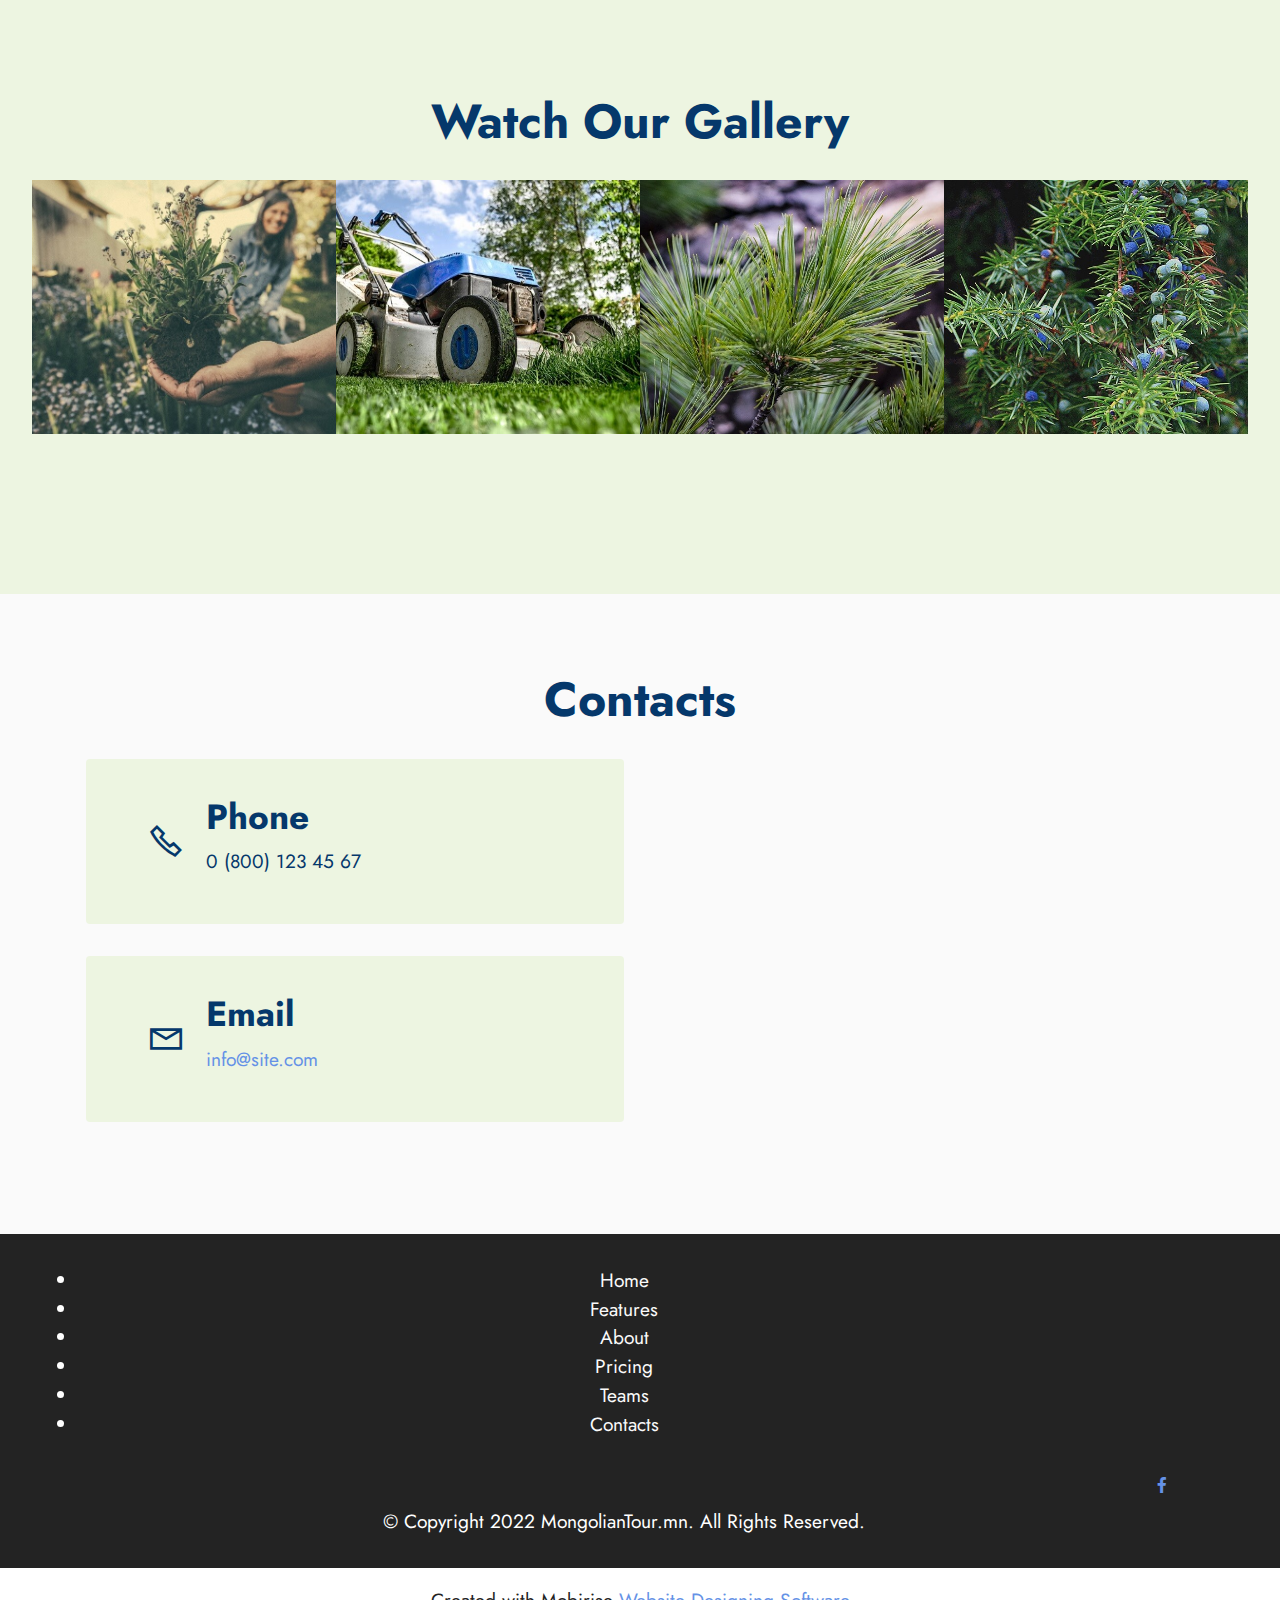
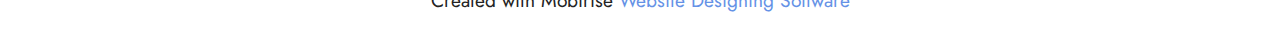
<file: page3.html>
<!DOCTYPE html>
<html  >
<head>
  <!-- Site made with Mobirise Website Builder v5.6.8, https://mobirise.com -->
  <meta charset="UTF-8">
  <meta http-equiv="X-UA-Compatible" content="IE=edge">
  <meta name="generator" content="Mobirise v5.6.8, mobirise.com">
  <meta name="twitter:card" content="summary_large_image"/>
  <meta name="twitter:image:src" content="">
  <meta property="og:image" content="">
  <meta name="twitter:title" content="shop">
  <meta name="viewport" content="width=device-width, initial-scale=1, minimum-scale=1">
  <link rel="shortcut icon" href="assets/images/55473413-1230471747129809-7263341351725432832-n-121x121.jpg" type="image/x-icon">
  <meta name="description" content="">
  
  
  <title>shop</title>
  <link rel="stylesheet" href="assets/web/assets/mobirise-icons2/mobirise2.css">
  <link rel="stylesheet" href="assets/bootstrap/css/bootstrap.min.css">
  <link rel="stylesheet" href="assets/bootstrap/css/bootstrap-grid.min.css">
  <link rel="stylesheet" href="assets/bootstrap/css/bootstrap-reboot.min.css">
  <link rel="stylesheet" href="assets/dropdown/css/style.css">
  <link rel="stylesheet" href="assets/socicon/css/styles.css">
  <link rel="stylesheet" href="assets/theme/css/style.css">
  <link rel="preload" href="https://fonts.googleapis.com/css?family=Jost:100,200,300,400,500,600,700,800,900,100i,200i,300i,400i,500i,600i,700i,800i,900i&display=swap" as="style" onload="this.onload=null;this.rel='stylesheet'">
  <noscript><link rel="stylesheet" href="https://fonts.googleapis.com/css?family=Jost:100,200,300,400,500,600,700,800,900,100i,200i,300i,400i,500i,600i,700i,800i,900i&display=swap"></noscript>
  <link rel="preload" as="style" href="assets/mobirise/css/mbr-additional.css"><link rel="stylesheet" href="assets/mobirise/css/mbr-additional.css" type="text/css">
  
  
  
  
</head>
<body>
  
  <section data-bs-version="5.1" class="menu menu3 cid-sFAA5oUu2Y" once="menu" id="menu3-1">
    
    <nav class="navbar navbar-dropdown navbar-expand-lg">
        <div class="container">
            <div class="navbar-brand">
                
                <span class="navbar-caption-wrap"><a class="navbar-caption text-primary display-5" href="https://mobiri.se">Rare Plant Shop</a></span>
            </div>
            <button class="navbar-toggler" type="button" data-toggle="collapse" data-bs-toggle="collapse" data-target="#navbarSupportedContent" data-bs-target="#navbarSupportedContent" aria-controls="navbarNavAltMarkup" aria-expanded="false" aria-label="Toggle navigation">
                <div class="hamburger">
                    <span></span>
                    <span></span>
                    <span></span>
                    <span></span>
                </div>
            </button>
            <div class="collapse navbar-collapse" id="navbarSupportedContent">
                <ul class="navbar-nav nav-dropdown" data-app-modern-menu="true"><li class="nav-item"><a class="nav-link link text-primary display-7" href="#top">Home&nbsp;</a></li>
                    <li class="nav-item"><a class="nav-link link text-primary display-7" href="index.html#content4-5">Features</a></li>
                    <li class="nav-item"><a class="nav-link link text-primary display-7" href="index.html#content4-6">Shop</a>
                    </li><li class="nav-item"><a class="nav-link link text-primary display-7" href="index.html#features16-9">About</a></li></ul>
                <div class="icons-menu">
                    <a class="iconfont-wrapper" href="https://mobiri.se" target="_blank">
                        <span class="p-2 mbr-iconfont socicon-facebook socicon"></span>
                    </a>
                    <a class="iconfont-wrapper" href="https://mobiri.se" target="_blank">
                        <span class="p-2 mbr-iconfont socicon-twitter socicon"></span>
                    </a>
                    <a class="iconfont-wrapper" href="https://mobiri.se" target="_blank">
                        <span class="p-2 mbr-iconfont socicon-instagram socicon"></span>
                    </a>
                    
                </div>
                <div class="navbar-buttons mbr-section-btn"><a class="btn btn-primary display-4" href="https://mobiri.se">
                        Shop Now</a></div>
            </div>
        </div>
    </nav>
</section>

<section data-bs-version="5.1" class="header1 cid-sFCAOqBTxa" id="header1-i">

    

    <div class="mbr-overlay" style="opacity: 0.6; background-color: rgb(237, 245, 225);"></div>

    <div class="container">
        <div class="row justify-content-center">
            <div class="col-12 col-lg-8">
                <h1 class="mbr-section-title mbr-fonts-style mb-3 display-1"><strong>Rare Plant Shop</strong></h1>
                
                <p class="mbr-text mbr-fonts-style display-7"><strong>
                    Lorem ipsum dolor sit amet, consectetur adipiscing elit. Nulla aliquam a nibh ut consectetur. Vestibulum nec massa a nisl condimentum mattis. Mauris semper risus dui, vitae pulvinar sapien rutrum in.</strong></p>
                <div class="mbr-section-btn mt-3"><a class="btn btn-primary display-4" href="index.html#content4-6">Shop Now</a> <a class="btn btn-secondary display-4" href="index.html#features16-9">Read More</a></div>
            </div>
        </div>
    </div>
</section>

<section data-bs-version="5.1" class="content4 cid-sFADQxFnEn" id="content4-5">
    
    
    <div class="container">
        <div class="row justify-content-center">
            <div class="title col-md-12 col-lg-10">
                <h3 class="mbr-section-title mbr-fonts-style align-center mb-4 display-2">
                    <strong>Our Shop Features</strong></h3>
                <h4 class="mbr-section-subtitle align-center mbr-fonts-style mb-4 display-5">Lorem ipsum dolor sit amet, consectetur adipiscing elit.</h4>
                
            </div>
        </div>
    </div>
</section>

<section data-bs-version="5.1" class="features5 cid-sFACYYm0AQ" id="features6-3">

    

    
    <div class="container">
        <div class="row justify-content-center">
            <div class="card col-12 col-lg-6">
                <div class="card-wrapper mbr-flex">
                    <div class="card-box align-left">
                        <h6 class="card-subtitle mbr-fonts-style align-left mb-2 display-4">&nbsp;Donec lobortis nisl</h6>
                        <h5 class="card-title mbr-fonts-style align-left mb-3 display-5"><strong>Large Assortment</strong></h5>
                        <p class="mbr-text mbr-fonts-style mb-3 display-4">
                            Lorem ipsum dolor sit amet, consectetur adipiscing elit. Nulla aliquam a nibh ut consectetur. Vestibulum nec massa.</p>
                        <div class="mbr-section-btn"><a href="https://mobiri.se" class="btn btn-secondary display-4">Shop Now</a></div>
                    </div>
                    <div class="img-wrapper img1 align-center">
                        <span class="mbr-iconfont mobi-mbri-cart-full mobi-mbri"></span>
                    </div>
                </div>
            </div>

            <div class="card col-12 col-lg-6">
                <div class="card-wrapper mbr-flex">
                    <div class="card-box align-left">
                        <h6 class="card-subtitle mbr-fonts-style align-left mb-2 display-4">Nullam suscipit diam</h6>
                        <h5 class="card-title mbr-fonts-style align-left mb-3 display-5"><strong>Rare Plants</strong></h5>
                        <p class="mbr-text mbr-fonts-style mb-3 display-4">
                            Lorem ipsum dolor sit amet, consectetur adipiscing elit. Nulla aliquam a nibh ut consectetur. Vestibulum nec massa.</p>
                        <div class="mbr-section-btn"><a href="https://mobiri.se" class="btn btn-secondary display-4">Shop Now</a></div>
                    </div>
                    <div class="img-wrapper img2 align-center">
                        <span class="mbr-iconfont mobi-mbri-globe-2 mobi-mbri"></span>
                    </div>
                </div>
            </div>
        </div>
    </div>
</section>

<section data-bs-version="5.1" class="content4 cid-sFADQQfNeA" id="content4-6">
    
    
    <div class="container">
        <div class="row justify-content-center">
            <div class="title col-md-12 col-lg-10">
                <h3 class="mbr-section-title mbr-fonts-style align-center mb-4 display-1"><strong>Shop Now</strong></h3>
                <h4 class="mbr-section-subtitle align-center mbr-fonts-style mb-4 display-5">Lorem ipsum dolor sit amet, consectetur adipiscing elit.</h4>
                
            </div>
        </div>
    </div>
</section>

<section data-bs-version="5.1" class="features8 cid-sFADMOwrhN" xmlns="http://www.w3.org/1999/html" id="features9-4">
    
    

    

    <div class="container">
        <div class="card">
            <div class="card-wrapper">
                <div class="row align-items-center">
                    <div class="col-12 col-md-4">
                        <div class="image-wrapper">
                            <img src="assets/images/mbr-9.jpeg" alt="Mobirise Website Builder">
                        </div>
                    </div>
                    <div class="col-12 col-md">
                        <div class="card-box">
                            <div class="row">
                                <div class="col-md">
                                    <h6 class="card-title mbr-fonts-style display-2"><strong>Western Thuja&nbsp;</strong></h6>
                                    <p class="mbr-text mbr-fonts-style display-7">Lorem ipsum dolor sit amet, consectetur adipiscing elit. Nulla aliquam a nibh ut consectetur. Vestibulum nec massa a nisl condimentum mattis. Mauris semper risus dui, vitae pulvinar sapien rutrum in. Cras risus ante, porta vel volutpat vel.<br></p>
                                </div>
                                <div class="col-md-auto">
                                    <p class="price mbr-fonts-style display-2">$139</p>
                                    <div class="mbr-section-btn"><a href="https://mobiri.se" class="btn btn-secondary display-4">
                                            Buy Now
                                        </a></div>
                                </div>
                                <div></div>
                            </div>
                        </div>
                    </div>
                </div>
            </div>
        </div>
        <div class="card">
            <div class="card-wrapper">
                <div class="row align-items-center">
                    <div class="col-12 col-md-4">
                        <div class="image-wrapper">
                            <img src="assets/images/mbr-8.jpeg" alt="Mobirise Website Builder">
                        </div>
                    </div>
                    <div class="col-12 col-md">
                        <div class="card-box">
                            <div class="row">
                                <div class="col-md">
                                    <h6 class="card-title mbr-fonts-style display-2"><strong>Juniper With Blue Berries</strong></h6>
                                    <p class="mbr-text mbr-fonts-style display-7">Lorem ipsum dolor sit amet, consectetur adipiscing elit. Nulla aliquam a nibh ut consectetur. Vestibulum nec massa a nisl condimentum mattis. Mauris semper risus dui, vitae pulvinar sapien rutrum in. Cras risus ante, porta vel volutpat vel.</p>
                                </div>
                                <div class="col-md-auto">
                                    <p class="price mbr-fonts-style display-2">$119</p>
                                    <div class="mbr-section-btn"><a href="https://mobiri.se" class="btn btn-secondary display-4">
                                            Buy Now
                                        </a></div>
                                </div>
                                <div></div>
                            </div>
                        </div>
                    </div>
                </div>
            </div>
        </div>
        <div class="card">
            <div class="card-wrapper">
                <div class="row align-items-center">
                    <div class="col-12 col-md-4">
                        <div class="image-wrapper">
                            <img src="assets/images/mbr.jpeg" alt="Mobirise Website Builder">
                        </div>
                    </div>
                    <div class="col-12 col-md">
                        <div class="card-box">
                            <div class="row">
                                <div class="col-md">
                                    <h6 class="card-title mbr-fonts-style display-2"><strong>Siberian Сedar</strong></h6>
                                    <p class="mbr-text mbr-fonts-style display-7">Lorem ipsum dolor sit amet, consectetur adipiscing elit. Nulla aliquam a nibh ut consectetur. Vestibulum nec massa a nisl condimentum mattis. Mauris semper risus dui, vitae pulvinar sapien rutrum in. Cras risus ante, porta vel volutpat vel.<br></p>
                                </div>
                                <div class="col-md-auto">
                                    <p class="price mbr-fonts-style display-2">$99</p>
                                    <div class="mbr-section-btn"><a href="https://mobiri.se" class="btn btn-secondary display-4">
                                            Buy Now
                                        </a></div>
                                </div>
                                <div></div>
                            </div>
                        </div>
                    </div>
                </div>
            </div>
        </div>
    </div>
</section>

<section data-bs-version="5.1" class="features15 cid-sFANq99njx" id="features16-9">

    

    
    <div class="container">
        <div class="content-wrapper">
            <div class="row align-items-center">
                <div class="col-12 col-lg">
                    <div class="text-wrapper">
                        <h6 class="card-title mbr-fonts-style display-2"><strong>About Our Shop</strong></h6>
                        <p class="mbr-text mbr-fonts-style mb-4 display-4">Lorem ipsum dolor sit amet, consectetur adipiscing elit. Nulla aliquam a nibh ut consectetur. Vestibulum nec massa a nisl condimentum mattis. Mauris semper risus dui, vitae pulvinar sapien rutrum in. Cras risus ante, porta vel volutpat vel, pulvinar in magna. Donec lacinia in mi eget pharetra.&nbsp;<br><br>Morbi id commodo risus. Donec lobortis nisl sit amet semper pulvinar. Sed quis lectus non eros congue consectetur vehicula sed tortor. Mauris laoreet, ex non aliquam tincidunt, nulla neque viverra dui, at porta quam diam sit amet nulla. Nullam suscipit diam sagittis, tempor nisi sit amet, blandit odio.&nbsp;</p>
                        <div class="mbr-section-btn mt-3"><a class="btn btn-primary display-4" href="https://mobiri.se">Learn more</a></div>
                    </div>
                </div>
                <div class="col-12 col-lg-6">
                    <div class="image-wrapper">
                        <img src="assets/images/mbr-10.jpg" alt="Mobirise Website Builder">
                    </div>
                </div>
            </div>
        </div>
    </div>
</section>

<section data-bs-version="5.1" class="clients2 cid-sFAOcdRzJX" id="clients2-b">

    

    
    <div class="container">
        <div class="row justify-content-center">
            <div class="card col-12 col-md-6 col-lg-4">
                <div class="card-wrapper">
                    <div class="img-wrapper">
                        <img src="assets/images/1.png" alt="Mobirise Website Builder">
                    </div>
                    <div class="card-box align-center">
                        
                        <h5 class="card-title mbr-fonts-style mb-3 display-5">
                            <strong>Our Partner</strong>
                        </h5>
                        <p class="mbr-text mbr-fonts-style mb-4 display-4">
                            Lorem ipsum dolor sit amet, consectetur adipiscing elit. Nulla aliquam a nibh ut consectetur. </p>
                        <div class="mbr-section-btn mt-3"><a class="btn btn-secondary display-4" href="https://mobiri.se">Learn More</a></div>
                    </div>
                </div>
            </div>
            <div class="card col-12 col-md-6 col-lg-4">
                <div class="card-wrapper">
                    <div class="img-wrapper">
                        <img src="assets/images/2.png" alt="Mobirise Website Builder">
                    </div>
                    <div class="card-box align-center">
                        
                        <h5 class="card-title mbr-fonts-style mb-3 display-5"><strong>Our Partner</strong></h5>
                        <p class="mbr-text mbr-fonts-style mb-4 display-4">
                            Lorem ipsum dolor sit amet, consectetur adipiscing elit. Nulla aliquam a nibh ut consectetur. </p>
                        <div class="mbr-section-btn mt-3"><a class="btn btn-secondary display-4" href="https://mobiri.se">Learn More</a></div>
                    </div>
                </div>
            </div>
            <div class="card col-12 col-md-6 col-lg-4">
                <div class="card-wrapper">
                    <div class="img-wrapper">
                        <img src="assets/images/3.png" alt="Mobirise Website Builder">
                    </div>
                    <div class="card-box align-center">
                        
                        <h5 class="card-title mbr-fonts-style mb-3 display-5"><strong>Our Partner</strong></h5>
                        <p class="mbr-text mbr-fonts-style mb-4 display-4">
                            Lorem ipsum dolor sit amet, consectetur adipiscing elit. Nulla aliquam a nibh ut consectetur. </p>
                        <div class="mbr-section-btn mt-3"><a class="btn btn-secondary display-4" href="https://mobiri.se">Learn More</a></div>
                    </div>
                </div>
            </div>
            
        </div>
    </div>
</section>

<section data-bs-version="5.1" class="content2 cid-sFAOw5Fdod" id="content2-e">
    
    
    <div class="container">
        <div class="mbr-section-head">
            <h4 class="mbr-section-title mbr-fonts-style align-center mb-0 display-2"><strong>Our News</strong></h4>
            <h5 class="mbr-section-subtitle mbr-fonts-style align-center mb-0 mt-2 display-5">Read the recent blog posts about
                our shop</h5>
        </div>
        <div class="row mt-4">
            <div class="item features-image сol-12 col-md-6 col-lg-4">
                <div class="item-wrapper">
                    <div class="item-img">
                        <img src="assets/images/mbr-10.jpg" alt="Mobirise Website Builder" title="">
                    </div>
                    <div class="item-content">
                        <h5 class="item-title mbr-fonts-style display-5"><strong>Lorem ipsum dolor sit amet</strong></h5>
                        
                        <p class="mbr-text mbr-fonts-style mt-3 display-7">Lorem ipsum dolor sit amet, consectetur adipiscing elit. Nulla aliquam a nibh ut consectetur.&nbsp;</p>
                    </div>
                    <div class="mbr-section-btn item-footer mt-2"><a href="" class="btn item-btn btn-primary display-4" target="_blank">Read More
                            &gt;</a></div>
                </div>
            </div>
            <div class="item features-image сol-12 col-md-6 col-lg-4">
                <div class="item-wrapper">
                    <div class="item-img">
                        <img src="assets/images/mbr.jpg" alt="Mobirise Website Builder" title="">
                    </div>
                    <div class="item-content">
                        <h5 class="item-title mbr-fonts-style display-5"><strong>Habitasse platea dictumst</strong></h5>
                        
                        <p class="mbr-text mbr-fonts-style mt-3 display-7">Lorem ipsum dolor sit amet, consectetur adipiscing elit. Nulla aliquam a nibh ut consectetur. <br>
                        </p>
                    </div>
                    <div class="mbr-section-btn item-footer mt-2"><a href="" class="btn item-btn btn-primary display-4" target="_blank">Read More
                            &gt;</a></div>
                </div>
            </div>
            <div class="item features-image сol-12 col-md-6 col-lg-4">
                <div class="item-wrapper">
                    <div class="item-img">
                        <img src="assets/images/mbr-5.jpg" alt="Mobirise Website Builder" title="">
                    </div>
                    <div class="item-content">
                        <h5 class="item-title mbr-fonts-style display-5"><strong>Aenean ultrices ante est</strong></h5>
                        
                        <p class="mbr-text mbr-fonts-style mt-3 display-7">Lorem ipsum dolor sit amet, consectetur adipiscing elit. Nulla aliquam a nibh ut consectetur. </p>
                    </div>
                    <div class="mbr-section-btn item-footer mt-2"><a href="" class="btn item-btn btn-primary display-4" target="_blank">Read More
                            &gt;</a></div>
                </div>
            </div>

        </div>
    </div>
</section>

<section data-bs-version="5.1" class="testimonials2 cid-sFAO03Bfrt" id="testimonials2-a">
    
    
    <div class="container">
        <h3 class="mbr-section-title mbr-fonts-style align-center mb-4 display-2">
            <strong>Testimonials</strong>
        </h3>
        <div class="row justify-content-center">
            <div class="card col-12 col-md-6">
                <p class="mbr-text mbr-fonts-style mb-4 display-7">Lorem ipsum dolor sit amet, consectetur adipiscing elit. Nulla aliquam a nibh ut consectetur. Vestibulum nec massa a nisl condimentum mattis. Mauris semper risus dui, vitae pulvinar sapien rutrum in. Cras risus ante, porta vel volutpat vel, pulvinar in magna. Donec lacinia in mi eget pharetra. </p>
                <div class="d-flex mb-md-0 mb-4">
                    <div class="image-wrapper">
                        <img src="assets/images/team1.jpg" alt="Mobirise Website Builder">
                    </div>
                    <div class="text-wrapper">
                        <p class="name mbr-fonts-style mb-1 display-4">
                            <strong>Martin Smith</strong>
                        </p>
                        <p class="position mbr-fonts-style display-4">
                            <strong>Client</strong>
                        </p>
                    </div>
                </div>
            </div>
            <div class="card col-12 col-md-6">
                <p class="mbr-text mbr-fonts-style mb-4 display-7">Lorem ipsum dolor sit amet, consectetur adipiscing elit. Nulla aliquam a nibh ut consectetur. Vestibulum nec massa a nisl condimentum mattis. Mauris semper risus dui, vitae pulvinar sapien rutrum in. Cras risus ante, porta vel volutpat vel, pulvinar in magna. Donec lacinia in mi eget pharetra. </p>
                <div class="d-flex mb-md-0 mb-4">
                    <div class="image-wrapper">
                        <img src="assets/images/team2.jpg" alt="Mobirise Website Builder">
                    </div>
                    <div class="text-wrapper">
                        <p class="name mbr-fonts-style mb-1 display-4">
                            <strong>Jessica Brown</strong>
                        </p>
                        <p class="position mbr-fonts-style display-4">
                            <strong>Client</strong>
                        </p>
                    </div>
                </div>
            </div>
        </div>
    </div>
</section>

<section data-bs-version="5.1" class="gallery6 mbr-gallery cid-sFAQAQGsOD" id="gallery6-f">
    

    

    <div class="container-fluid">
        <div class="mbr-section-head">
            <h3 class="mbr-section-title mbr-fonts-style align-center m-0 display-2"><strong>Watch Our Gallery</strong></h3>
            
        </div>
        <div class="row mbr-gallery mt-4">
            <div class="col-12 col-md-6 col-lg-3 item gallery-image">
                <div class="item-wrapper" data-toggle="modal" data-bs-toggle="modal" data-target="#t5iX2HZoSu-modal" data-bs-target="#t5iX2HZoSu-modal">
                    <img class="w-100" src="assets/images/mbr.jpg" alt="Mobirise Website Builder" data-slide-to="0" data-bs-slide-to="0" data-target="#lb-t5iX2HZoSu" data-bs-target="#lb-t5iX2HZoSu">
                    <div class="icon-wrapper">
                        <span class="mobi-mbri mobi-mbri-search mbr-iconfont mbr-iconfont-btn"></span>
                    </div>
                </div>
                
            </div>
            <div class="col-12 col-md-6 col-lg-3 item gallery-image">
                <div class="item-wrapper" data-toggle="modal" data-bs-toggle="modal" data-target="#t5iX2HZoSu-modal" data-bs-target="#t5iX2HZoSu-modal">
                    <img class="w-100" src="assets/images/mbr-5.jpg" alt="Mobirise Website Builder" data-slide-to="1" data-bs-slide-to="1" data-target="#lb-t5iX2HZoSu" data-bs-target="#lb-t5iX2HZoSu">
                    <div class="icon-wrapper">
                        <span class="mobi-mbri mobi-mbri-search mbr-iconfont mbr-iconfont-btn"></span>
                    </div>
                </div>
                
            </div>
            <div class="col-12 col-md-6 col-lg-3 item gallery-image">
                <div class="item-wrapper" data-toggle="modal" data-bs-toggle="modal" data-target="#t5iX2HZoSu-modal" data-bs-target="#t5iX2HZoSu-modal">
                    <img class="w-100" src="assets/images/mbr-1.jpeg" alt="Mobirise Website Builder" data-slide-to="2" data-bs-slide-to="2" data-target="#lb-t5iX2HZoSu" data-bs-target="#lb-t5iX2HZoSu">
                    <div class="icon-wrapper">
                        <span class="mobi-mbri mobi-mbri-search mbr-iconfont mbr-iconfont-btn"></span>
                    </div>
                </div>
                
            </div>
            <div class="col-12 col-md-6 col-lg-3 item gallery-image">
                <div class="item-wrapper" data-toggle="modal" data-bs-toggle="modal" data-target="#t5iX2HZoSu-modal" data-bs-target="#t5iX2HZoSu-modal">
                    <img class="w-100" src="assets/images/mbr-10.jpeg" alt="Mobirise Website Builder" data-slide-to="3" data-bs-slide-to="3" data-target="#lb-t5iX2HZoSu" data-bs-target="#lb-t5iX2HZoSu">
                    <div class="icon-wrapper">
                        <span class="mobi-mbri mobi-mbri-search mbr-iconfont mbr-iconfont-btn"></span>
                    </div>
                </div>
                
            </div>
        </div>

        <div class="modal mbr-slider" tabindex="-1" role="dialog" aria-hidden="true" id="t5iX2HZoSu-modal">
            <div class="modal-dialog" role="document">
                <div class="modal-content">
                    <div class="modal-body">
                        <div class="carousel slide" id="lb-t5iX2HZoSu" data-interval="5000" data-bs-interval="5000">
                            <div class="carousel-inner">
                                <div class="carousel-item active">
                                    <img class="d-block w-100" src="assets/images/mbr.jpg" alt="Mobirise Website Builder">
                                </div>
                                <div class="carousel-item">
                                    <img class="d-block w-100" src="assets/images/mbr-5.jpg" alt="Mobirise Website Builder">
                                </div>
                                <div class="carousel-item">
                                    <img class="d-block w-100" src="assets/images/mbr-1.jpeg" alt="Mobirise Website Builder">
                                </div>
                                <div class="carousel-item">
                                    <img class="d-block w-100" src="assets/images/mbr-10.jpeg" alt="Mobirise Website Builder">
                                </div>
                            </div>
                            <ol class="carousel-indicators">
                                <li data-slide-to="0" data-bs-slide-to="0" class="active" data-target="#lb-t5iX2HZoSu" data-bs-target="#lb-t5iX2HZoSu"></li>
                                <li data-slide-to="1" data-bs-slide-to="1" data-target="#lb-t5iX2HZoSu" data-bs-target="#lb-t5iX2HZoSu"></li>
                                <li data-slide-to="2" data-bs-slide-to="2" data-target="#lb-t5iX2HZoSu" data-bs-target="#lb-t5iX2HZoSu"></li>
                                <li data-slide-to="3" data-bs-slide-to="3" data-target="#lb-t5iX2HZoSu" data-bs-target="#lb-t5iX2HZoSu"></li>
                            </ol>
                            <a role="button" href="" class="close" data-dismiss="modal" data-bs-dismiss="modal" aria-label="Close">
                            </a>
                            <a class="carousel-control-prev carousel-control" role="button" data-slide="prev" data-bs-slide="prev" href="#lb-t5iX2HZoSu">
                                <span class="mobi-mbri mobi-mbri-arrow-prev" aria-hidden="true"></span>
                                <span class="sr-only visually-hidden">Previous</span>
                            </a>
                            <a class="carousel-control-next carousel-control" role="button" data-slide="next" data-bs-slide="next" href="#lb-t5iX2HZoSu">
                                <span class="mobi-mbri mobi-mbri-arrow-next" aria-hidden="true"></span>
                                <span class="sr-only visually-hidden">Next</span>
                            </a>
                        </div>
                    </div>
                </div>
            </div>
        </div>
    </div>
</section>

<section data-bs-version="5.1" class="contacts3 map1 cid-sFAOgbarYq" id="contacts3-c">

    
    
    <div class="container">
        <div class="mbr-section-head">
            <h3 class="mbr-section-title mbr-fonts-style align-center mb-0 display-2">
                <strong>Contacts</strong>
            </h3>
            
        </div>
        <div class="row justify-content-center mt-4">
            <div class="card col-12 col-md-6">
                <div class="card-wrapper">
                    <div class="image-wrapper">
                        <span class="mbr-iconfont mobi-mbri-phone mobi-mbri" style="color: rgb(5, 56, 107); fill: rgb(5, 56, 107);"></span>
                    </div>
                    <div class="text-wrapper">
                        <h6 class="card-title mbr-fonts-style mb-1 display-5">
                            <strong>Phone</strong>
                        </h6>
                        <p class="mbr-text mbr-fonts-style display-7">
                            0 (800) 123 45 67
                        </p>
                    </div>
                </div>
                <div class="card-wrapper">
                    <div class="image-wrapper">
                        <span class="mbr-iconfont mobi-mbri-letter mobi-mbri" style="color: rgb(5, 56, 107); fill: rgb(5, 56, 107);"></span>
                    </div>
                    <div class="text-wrapper">
                        <h6 class="card-title mbr-fonts-style mb-1 display-5">
                            <strong>Email</strong>
                        </h6>
                        <p class="mbr-text mbr-fonts-style display-7">
                            <a href="mailto:info@site.com" class="text-primary">info@site.com</a>
                        </p>
                    </div>
                </div>
            </div>
            <div class="map-wrapper col-12 col-md-6">
                <div class="google-map"><iframe frameborder="0" style="border:0" src="https://www.google.com/maps/embed/v1/place?key=AIzaSyCt1265A4qvZy9HKUeA8J15AOC4SrCyZe4&amp;q=350 5th Ave, New York, NY 10118" allowfullscreen=""></iframe></div>
            </div>
        </div>
    </div>
</section>

<section data-bs-version="5.1" class="footer3 cid-sFAOjz8nX7" once="footers" id="footer3-d">

    

    

    <div class="container">
        <div class="row align-center mbr-white">
            <div class="row row-links">
                <ul class="foot-menu">
                    
                    
                    
                    
                    
                <li class="foot-menu-item mbr-fonts-style display-7"><a href="#top" class="text-white">Home</a></li><li class="foot-menu-item mbr-fonts-style display-7"><a href="index.html#features1-1i" class="text-white">Features</a></li><li class="foot-menu-item mbr-fonts-style display-7"><a href="index.html#header14-1j" class="text-white">About</a></li><li class="foot-menu-item mbr-fonts-style display-7"><a href="index.html#content4-1q" class="text-white text-primary">Pricing</a></li><li class="foot-menu-item mbr-fonts-style display-7"><a href="index.html#team1-1o" class="text-white">Teams</a></li><li class="foot-menu-item mbr-fonts-style display-7"><a href="index.html#contacts4-21" class="text-white">Contacts</a></li></ul>
            </div>
            <div class="row social-row">
                <div class="social-list align-right pb-2">
                    
                    
                    
                    
                    
                    
                <div class="soc-item">
                        <a href="https://www.facebook.com/UjKhanTravel" target="_blank">
                            <span class="mbr-iconfont mbr-iconfont-social socicon-facebook socicon"></span>
                        </a>
                    </div></div>
            </div>
            <div class="row row-copirayt">
                <p class="mbr-text mb-0 mbr-fonts-style mbr-white align-center display-7">
                    © Copyright 2022 MongolianTour.mn. All Rights Reserved.
                </p>
            </div>
        </div>
    </div>
</section><section class="display-7" style="padding: 0;align-items: center;justify-content: center;flex-wrap: wrap;    align-content: center;display: flex;position: relative;height: 4rem;"><a href="https://mobiri.se/2763403" style="flex: 1 1;height: 4rem;position: absolute;width: 100%;z-index: 1;"><img alt="Mobirise.com" style="height: 4rem;" src="[data-uri]"></a><p style="margin: 0;text-align: center;" class="display-7">Created with Mobirise &#8204;</p><a style="z-index:1" href="https://mobirise.com/website-design-software.html">Website Designing Software</a></section><script src="assets/bootstrap/js/bootstrap.bundle.min.js"></script>  <script src="assets/smoothscroll/smooth-scroll.js"></script>  <script src="assets/ytplayer/index.js"></script>  <script src="assets/dropdown/js/navbar-dropdown.js"></script>  <script src="assets/theme/js/script.js"></script>  
  
  
</body>
</html>
</file>
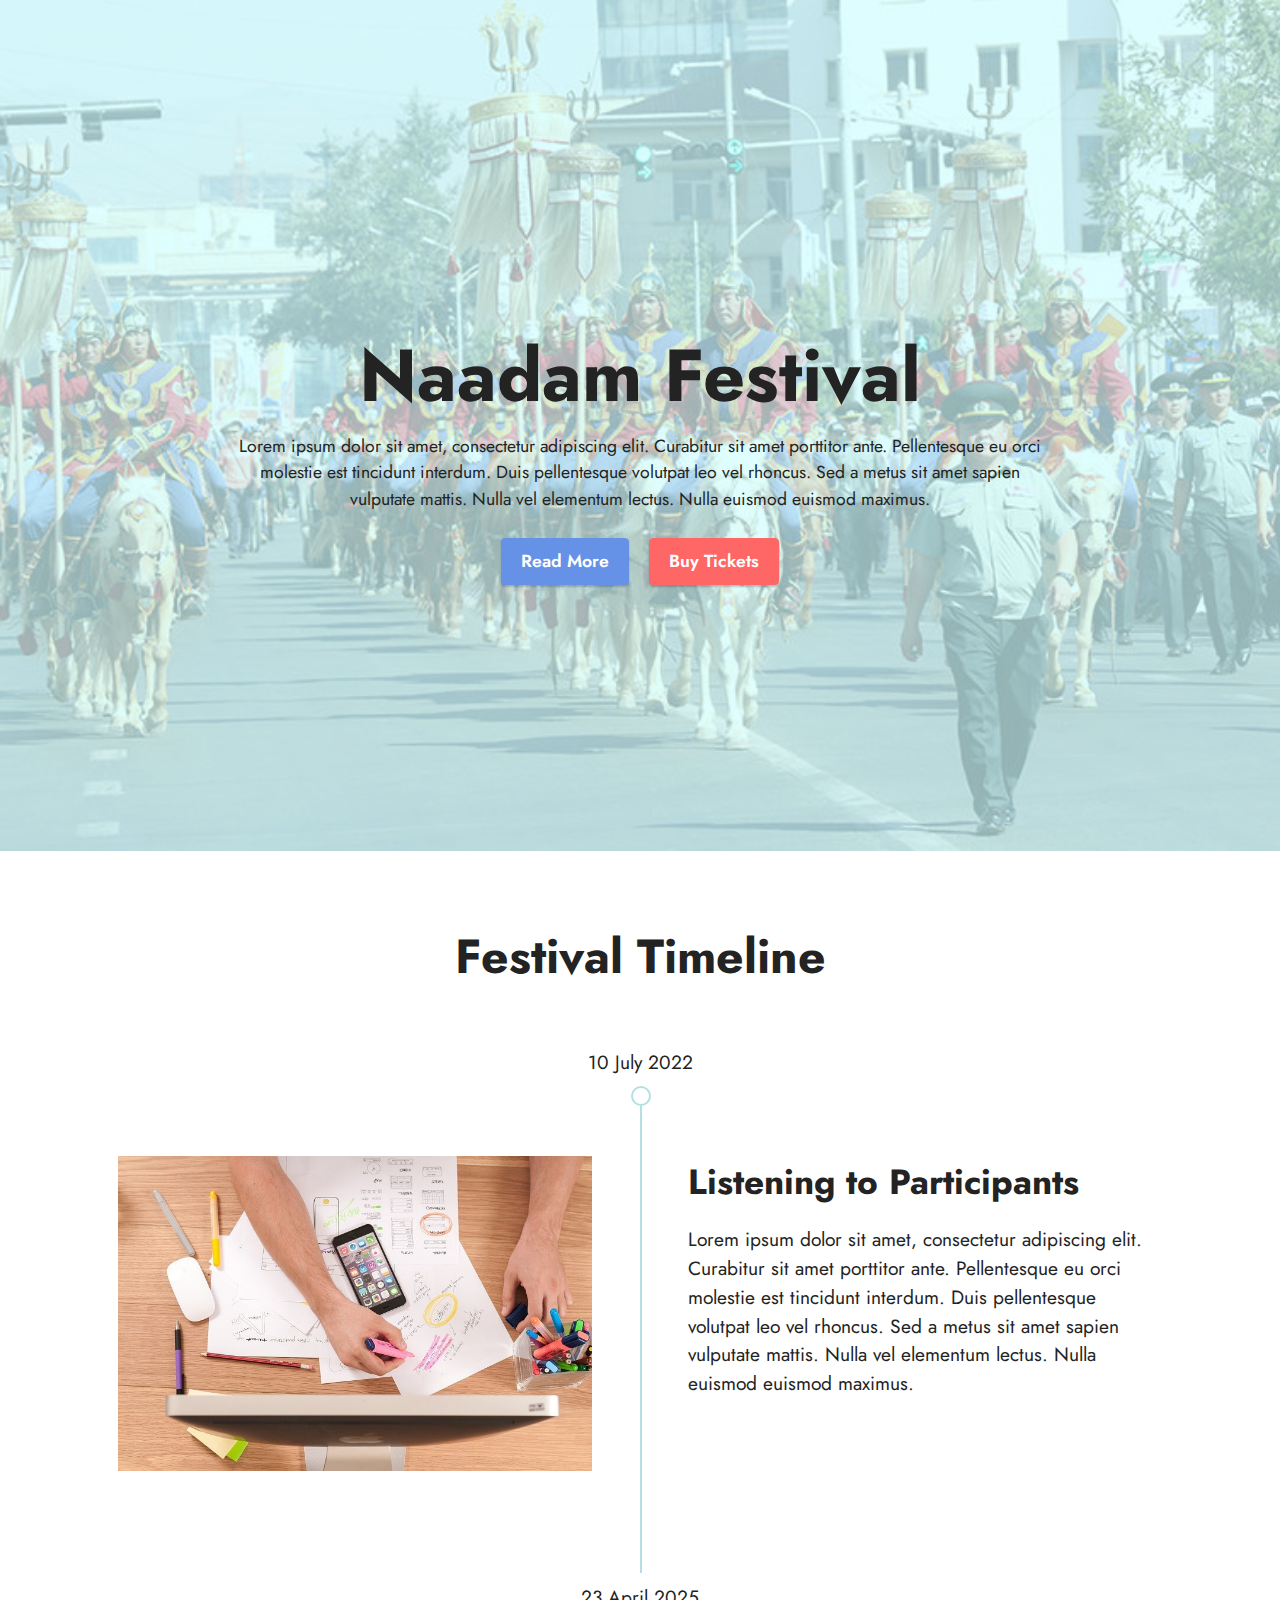
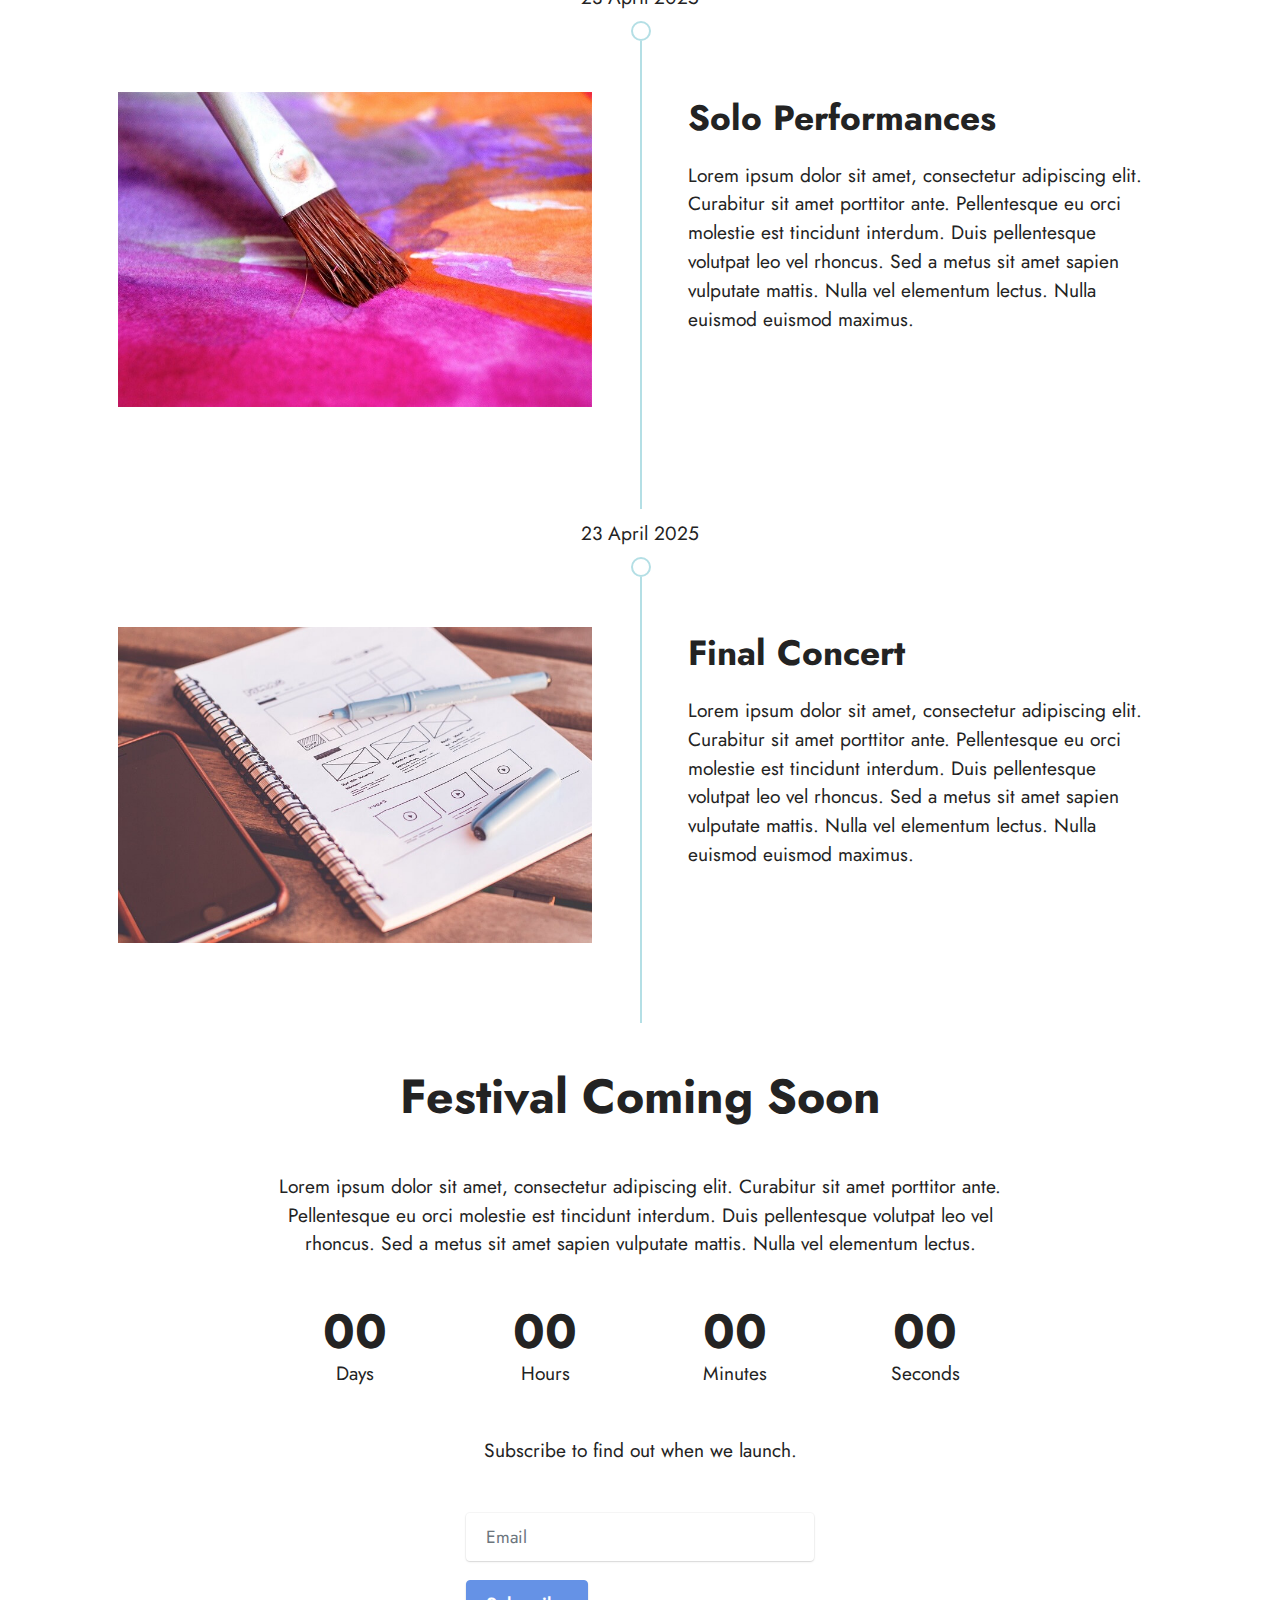
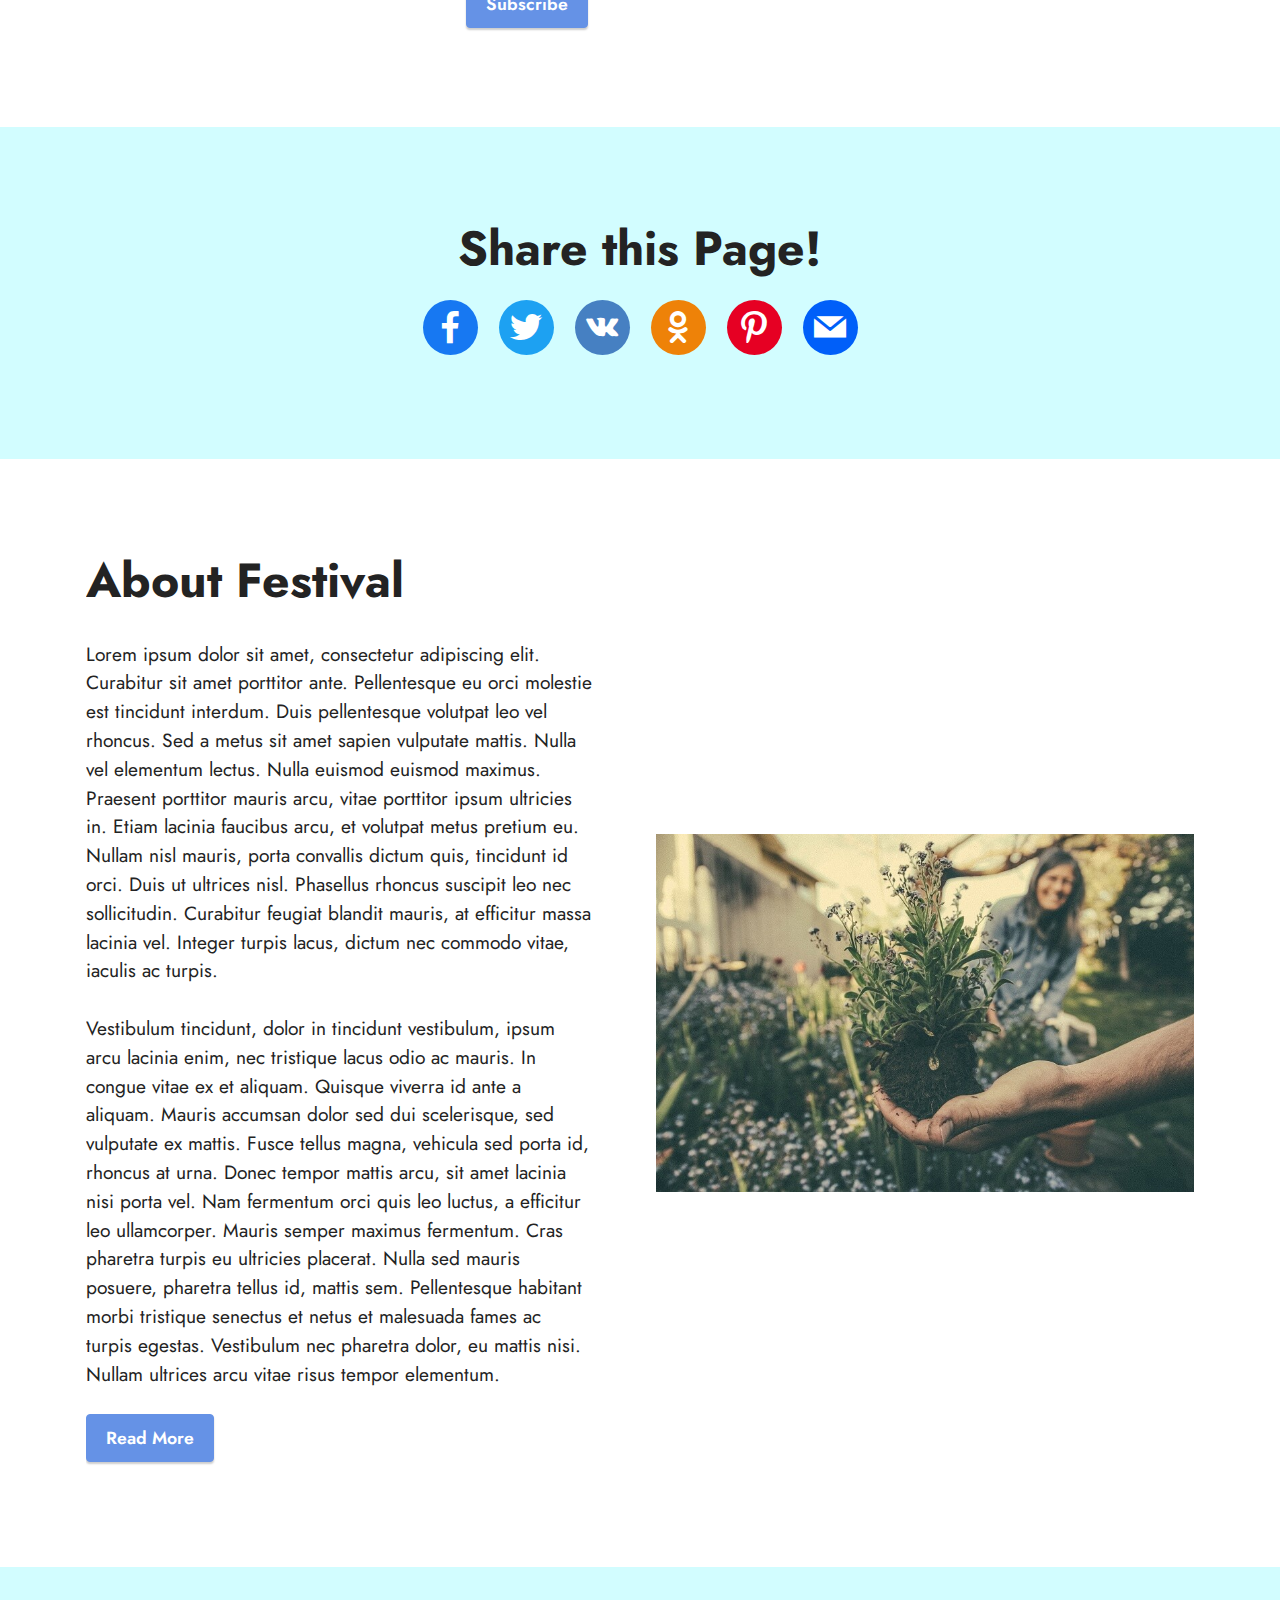
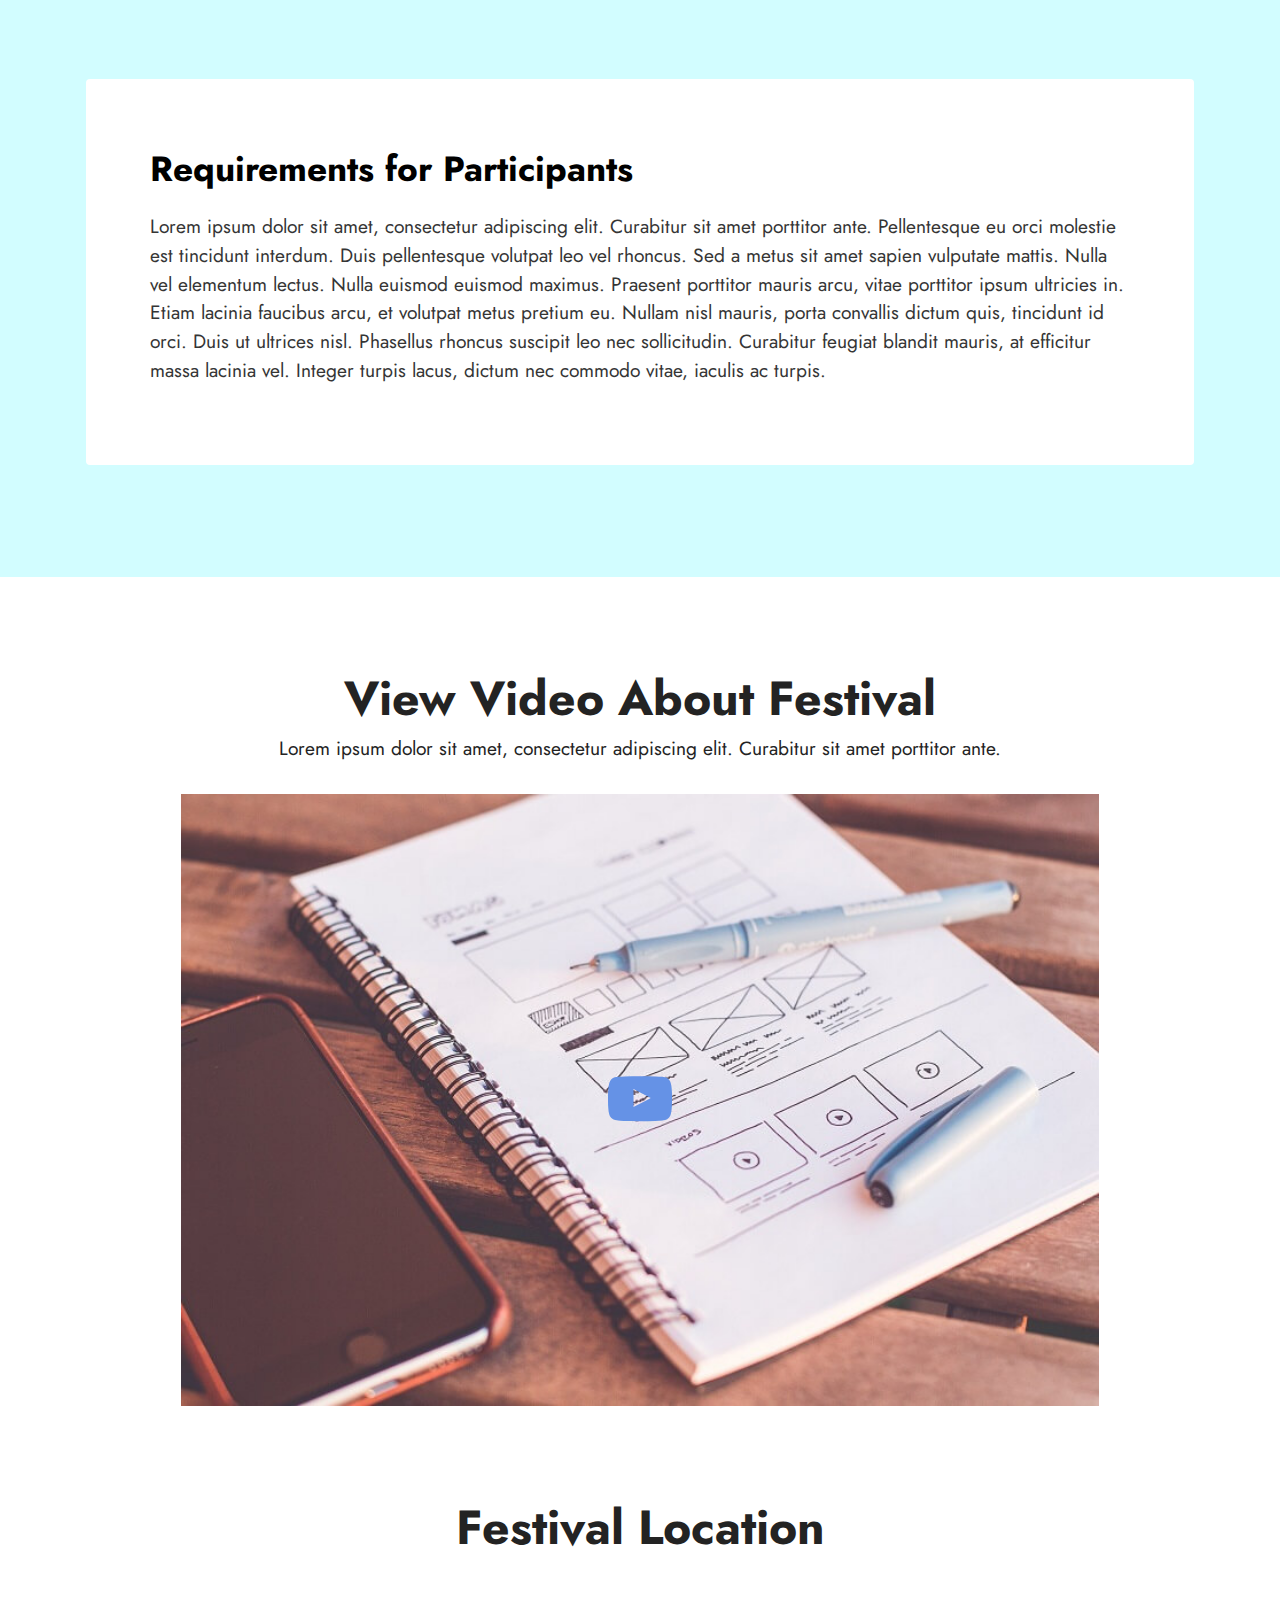
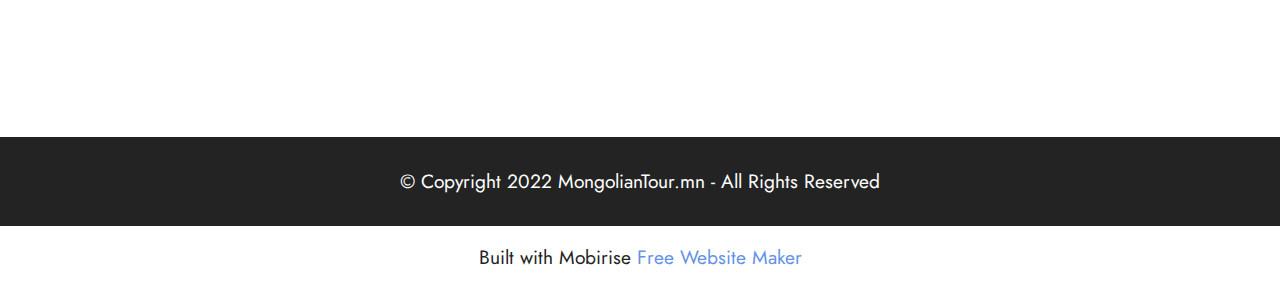
<file: page4.html>
<!DOCTYPE html>
<html  >
<head>
  <!-- Site made with Mobirise Website Builder v5.6.8, https://mobirise.com -->
  <meta charset="UTF-8">
  <meta http-equiv="X-UA-Compatible" content="IE=edge">
  <meta name="generator" content="Mobirise v5.6.8, mobirise.com">
  <meta name="twitter:card" content="summary_large_image"/>
  <meta name="twitter:image:src" content="">
  <meta property="og:image" content="">
  <meta name="twitter:title" content="event">
  <meta name="viewport" content="width=device-width, initial-scale=1, minimum-scale=1">
  <link rel="shortcut icon" href="assets/images/55473413-1230471747129809-7263341351725432832-n-121x121.jpg" type="image/x-icon">
  <meta name="description" content="">
  
  
  <title>event</title>
  <link rel="stylesheet" href="assets/web/assets/mobirise-icons2/mobirise2.css">
  <link rel="stylesheet" href="assets/bootstrap/css/bootstrap.min.css">
  <link rel="stylesheet" href="assets/bootstrap/css/bootstrap-grid.min.css">
  <link rel="stylesheet" href="assets/bootstrap/css/bootstrap-reboot.min.css">
  <link rel="stylesheet" href="assets/socicon/css/styles.css">
  <link rel="stylesheet" href="assets/theme/css/style.css">
  <link rel="preload" href="https://fonts.googleapis.com/css?family=Jost:100,200,300,400,500,600,700,800,900,100i,200i,300i,400i,500i,600i,700i,800i,900i&display=swap" as="style" onload="this.onload=null;this.rel='stylesheet'">
  <noscript><link rel="stylesheet" href="https://fonts.googleapis.com/css?family=Jost:100,200,300,400,500,600,700,800,900,100i,200i,300i,400i,500i,600i,700i,800i,900i&display=swap"></noscript>
  <link rel="preload" as="style" href="assets/mobirise/css/mbr-additional.css"><link rel="stylesheet" href="assets/mobirise/css/mbr-additional.css" type="text/css">
  
  
  
  
</head>
<body>
  
  <section data-bs-version="5.1" class="header9 cid-sFHoAfPmXB" id="header9-1">

    

    <div class="mbr-overlay" style="opacity: 0.7; background-color: rgb(210, 253, 255);"></div>

    <div class="text-center container">
        <div class="row justify-content-center">
            <div class="col-md-12 col-lg-9">
                <h1 class="mbr-section-title mbr-fonts-style mb-3 display-1"><strong>Naadam Festival</strong></h1>
                <p class="mbr-text mbr-fonts-style display-4">
                    Lorem ipsum dolor sit amet, consectetur adipiscing elit. Curabitur sit amet porttitor ante. Pellentesque eu orci molestie est tincidunt interdum. Duis pellentesque volutpat leo vel rhoncus. Sed a metus sit amet sapien vulputate mattis. Nulla vel elementum lectus. Nulla euismod euismod maximus.</p>
                <div class="mbr-section-btn mt-3"><a class="btn btn-primary display-4" href="https://mobiri.se">Read More</a>
                    <a class="btn btn-secondary display-4" href="https://mobiri.se">Buy Tickets</a></div>
            </div>
        </div>
    </div>
</section>

<section data-bs-version="5.1" class="timeline3 cid-sFHr5fwP9J" id="timeline3-4">
    
    
    <div class="container">
        <div class="mbr-section-head">
            <h3 class="mbr-section-title mbr-fonts-style align-center mb-0 display-2">
                <strong>Festival Timeline</strong>
            </h3>
            
        </div>
        <div class="timelines-container mt-4">
            <div class="row timeline-element first-separline mb-5">
                <div class="timeline-date col-12">
                    <div class="timeline-date-wrapper">
                        <p class="mbr-timeline-date display-7">10 July 2022</p>
                    </div>
                </div>
                <span class="iconBackground"></span>
                <div class="col-12 col-md-6">
                    <div class="image-wrapper">
                        <img src="assets/images/mbr-4.jpg" alt="Mobirise Website Builder" title="">
                    </div>
                </div>
                <div class="col-12 col-md-6">
                    <div class="timeline-text-wrapper">
                        <h4 class="mbr-timeline-title mbr-fonts-style mb-0 display-5"><strong>Listening to Participants</strong></h4>
                        <p class="mbr-text mbr-fonts-style mt-3 mb-0 display-7">
                            Lorem ipsum dolor sit amet, consectetur adipiscing elit. Curabitur sit amet porttitor ante. Pellentesque eu orci molestie est tincidunt interdum. Duis pellentesque volutpat leo vel rhoncus. Sed a metus sit amet sapien vulputate mattis. Nulla vel elementum lectus. Nulla euismod euismod maximus.
                        </p>
                    </div>
                </div>
            </div>
            <div class="row timeline-element first-separline mb-5">
                <div class="timeline-date col-12">
                    <div class="timeline-date-wrapper">
                        <p class="mbr-timeline-date display-7">
                            23 April 2025</p>
                    </div>
                </div>
                <span class="iconBackground"></span>
                <div class="col-12 col-md-6">
                    <div class="image-wrapper">
                        <img src="assets/images/mbr-6.jpg" alt="Mobirise Website Builder" title="">
                    </div>
                </div>
                <div class="col-12 col-md-6">
                    <div class="timeline-text-wrapper">
                        <h4 class="mbr-timeline-title mbr-fonts-style mb-0 display-5"><strong>Solo Performances</strong></h4>
                        <p class="mbr-text mbr-fonts-style mt-3 mb-0 display-7">
                            Lorem ipsum dolor sit amet, consectetur adipiscing elit. Curabitur sit amet porttitor ante. Pellentesque eu orci molestie est tincidunt interdum. Duis pellentesque volutpat leo vel rhoncus. Sed a metus sit amet sapien vulputate mattis. Nulla vel elementum lectus. Nulla euismod euismod maximus.
                        </p>
                    </div>
                </div>
            </div>
            <div class="row timeline-element first-separline mb-5">
                <div class="timeline-date col-12">
                    <div class="timeline-date-wrapper">
                        <p class="mbr-timeline-date display-7">
                            23 April 2025</p>
                    </div>
                </div>
                <span class="iconBackground"></span>
                <div class="col-12 col-md-6">
                    <div class="image-wrapper">
                        <img src="assets/images/mbr-3.jpg" alt="Mobirise Website Builder" title="">
                    </div>
                </div>
                <div class="col-12 col-md-6">
                    <div class="timeline-text-wrapper">
                        <h4 class="mbr-timeline-title mbr-fonts-style mb-0 display-5"><strong>Final Concert</strong></h4>
                        <p class="mbr-text mbr-fonts-style mt-3 mb-0 display-7">Lorem ipsum dolor sit amet, consectetur adipiscing elit. Curabitur sit amet porttitor ante. Pellentesque eu orci molestie est tincidunt interdum. Duis pellentesque volutpat leo vel rhoncus. Sed a metus sit amet sapien vulputate mattis. Nulla vel elementum lectus. Nulla euismod euismod maximus.<br></p>
                    </div>
                </div>
            </div>
            
            
            
            
            
            
            
            
            
        </div>
    </div>
</section>

<section data-bs-version="5.1" class="countdown1 cid-sFHtEv8xMy" id="countdown1-7">
    
    
    <div class="container">
        <div class="row justify-content-center">
            <div class="col-lg-8">
                <h3 class="mbr-section-title mb-5 align-center mbr-fonts-style display-2">
                    <strong>Festival Coming Soon</strong>
                </h3>
                <h4 class="mbr-section-subtitle mb-5 align-center mbr-fonts-style display-7">Lorem ipsum dolor sit amet, consectetur adipiscing elit. Curabitur sit amet porttitor ante. Pellentesque eu orci molestie est tincidunt interdum. Duis pellentesque volutpat leo vel rhoncus. Sed a metus sit amet sapien vulputate mattis. Nulla vel elementum lectus.</h4>
                <div class="countdown-cont align-center mb-5">
                    <div class="daysCountdown col-xs-3 col-sm-3 col-md-3" title="Days"></div>
                    <div class="hoursCountdown col-xs-3 col-sm-3 col-md-3" title="Hours"></div>
                    <div class="minutesCountdown col-xs-3 col-sm-3 col-md-3" title="Minutes"></div>
                    <div class="secondsCountdown col-xs-3 col-sm-3 col-md-3" title="Seconds"></div>
                    <div class="countdown" data-due-date="2021/01/01"></div>
                </div>
                <p class="mbr-text mb-5 align-center mbr-fonts-style display-7">
                    Subscribe to find out when we launch.
                </p>
            </div>
        </div>
        <div class="row">
            <div class="col-lg-4 mx-auto mbr-form" data-form-type="formoid">
                <form action="https://mobirise.eu/" method="POST" class="mbr-form form-with-styler" data-form-title="Form Name"><input type="hidden" name="email" data-form-email="true" value="Yfj4J2Yb17F/wzDtz5i6GpQ11N4VjoH5rrJflIIa98K0KmSM0ufwqWTsdNkzDCGA/PQooF8Is4mLiNM2QiBsFCC3/h3uYWciN9W4Yqvf/TqLlaPlaS9wsssEsU4GWsE9">
                    <div class="row">
                        <div hidden="hidden" data-form-alert="" class="alert alert-success col-12">Thanks for filling out the form!</div>
                        <div hidden="hidden" data-form-alert-danger="" class="alert alert-danger col-12">Oops...! some problem!</div>
                    </div>
                    <div class="dragArea row">
                        <div class="col form-group" data-for="email">
                            <input type="text" name="email" placeholder="Email" data-form-field="email" class="form-control" required="required" value="" id="email-countdown1-7">
                        </div>
                        <div class="mbr-section-btn">
                            <button type="submit" class="btn btn-primary display-4">Subscribe</button>
                        </div>
                    </div>
                </form>
            </div>
        </div>
    </div>
</section>

<section data-bs-version="5.1" class="social1 cid-sFHrCR0OHz" id="share1-5">
    
    
    

    <div class="container">
        <div class="row">
            <div class="col-12">
                <h3 class="mbr-section-title mb-3 align-center mbr-fonts-style display-2">
                    <strong>Share this Page!</strong>
                </h3>
                <div>
                    <div class="mbr-social-likes align-center">
                        <span class="btn btn-social socicon-bg-facebook facebook m-2">
                            <i class="socicon socicon-facebook"></i>
                        </span>
                        <span class="btn btn-social twitter socicon-bg-twitter m-2">
                            <i class="socicon socicon-twitter"></i>
                        </span>
                        <span class="btn btn-social vkontakte socicon-bg-vkontakte m-2">
                            <i class="socicon socicon-vkontakte"></i>
                        </span>
                        <span class="btn btn-social odnoklassniki socicon-bg-odnoklassniki m-2">
                            <i class="socicon socicon-odnoklassniki"></i>
                        </span>
                        <span class="btn btn-social pinterest socicon-bg-pinterest m-2">
                            <i class="socicon socicon-pinterest"></i>
                        </span>
                        <span class="btn btn-social mailru socicon-bg-mail m-2">
                            <i class="socicon socicon-mail"></i>
                        </span>
                    </div>
                </div>
            </div>
        </div>
    </div>
</section>

<section data-bs-version="5.1" class="features18 cid-sFHvmoQ5Jg" id="features19-e">

    

    
    <div class="container">
        <div class="row justify-content-center">
            <div class="card col-12 col-lg">
                <div class="card-wrapper">
                    <h6 class="card-title mbr-fonts-style mb-4 display-2"><strong>About Festival</strong></h6>
                    <p class="mbr-text mbr-fonts-style display-7">Lorem ipsum dolor sit amet, consectetur adipiscing elit. Curabitur sit amet porttitor ante. Pellentesque eu orci molestie est tincidunt interdum. Duis pellentesque volutpat leo vel rhoncus. Sed a metus sit amet sapien vulputate mattis. Nulla vel elementum lectus. Nulla euismod euismod maximus. Praesent porttitor mauris arcu, vitae porttitor ipsum ultricies in. Etiam lacinia faucibus arcu, et volutpat metus pretium eu. Nullam nisl mauris, porta convallis dictum quis, tincidunt id orci. Duis ut ultrices nisl. Phasellus rhoncus suscipit leo nec sollicitudin. Curabitur feugiat blandit mauris, at efficitur massa lacinia vel. Integer turpis lacus, dictum nec commodo vitae, iaculis ac turpis.
<br>
<br>Vestibulum tincidunt, dolor in tincidunt vestibulum, ipsum arcu lacinia enim, nec tristique lacus odio ac mauris. In congue vitae ex et aliquam. Quisque viverra id ante a aliquam. Mauris accumsan dolor sed dui scelerisque, sed vulputate ex mattis. Fusce tellus magna, vehicula sed porta id, rhoncus at urna. Donec tempor mattis arcu, sit amet lacinia nisi porta vel. Nam fermentum orci quis leo luctus, a efficitur leo ullamcorper. Mauris semper maximus fermentum. Cras pharetra turpis eu ultricies placerat. Nulla sed mauris posuere, pharetra tellus id, mattis sem. Pellentesque habitant morbi tristique senectus et netus et malesuada fames ac turpis egestas. Vestibulum nec pharetra dolor, eu mattis nisi. Nullam ultrices arcu vitae risus tempor elementum.</p>
                    <div class="mbr-section-btn"><a class="btn btn-primary display-4" href="https://mobiri.se">Read More</a></div>
                </div>
            </div>
            <div class="col-12 col-lg-6">
                <div class="image-wrapper">
                    <img src="assets/images/mbr.jpg" alt="Mobirise Website Builder">
                </div>
            </div>
        </div>
    </div>
</section>

<section data-bs-version="5.1" class="content15 cid-sFHuaHz0Qy" id="content15-b">

    

    
    <div class="container">
        <div class="row justify-content-center">
            <div class="card col-md-12 col-lg-12">
                <div class="card-wrapper">
                    <div class="card-box align-left">
                        <h4 class="card-title mbr-fonts-style mbr-white mb-3 display-5"><strong>Requirements for Participants</strong></h4>
                        <p class="mbr-text mbr-fonts-style display-7">Lorem ipsum dolor sit amet, consectetur adipiscing elit. Curabitur sit amet porttitor ante. Pellentesque eu orci molestie est tincidunt interdum. Duis pellentesque volutpat leo vel rhoncus. Sed a metus sit amet sapien vulputate mattis. Nulla vel elementum lectus. Nulla euismod euismod maximus. Praesent porttitor mauris arcu, vitae porttitor ipsum ultricies in. Etiam lacinia faucibus arcu, et volutpat metus pretium eu. Nullam nisl mauris, porta convallis dictum quis, tincidunt id orci. Duis ut ultrices nisl. Phasellus rhoncus suscipit leo nec sollicitudin. Curabitur feugiat blandit mauris, at efficitur massa lacinia vel. Integer turpis lacus, dictum nec commodo vitae, iaculis ac turpis.</p>
                        
                    </div>
                </div>
            </div>
        </div>
    </div>
</section>

<section data-bs-version="5.1" class="video1 cid-sFHujWGouW" id="video1-d">
    
    
    <div class="align-center container">
        <div class="mbr-section-head">
            <h4 class="mbr-section-title mbr-fonts-style mb-0 display-2">
                <strong>View Video About Festival</strong></h4>
            <h5 class="mbr-section-subtitle mbr-fonts-style mb-0 mt-2 display-7">Lorem ipsum dolor sit amet, consectetur adipiscing elit. Curabitur sit amet porttitor ante.</h5>
        </div>
        <div class="row justify-content-center mt-4">
            <div class="col-12 col-lg-10">
                <div class="box">
                    <div class="mbr-media show-modal align-center" data-modal=".modalWindow">
                        <img src="assets/images/mbr-3.jpg" alt="Mobirise Website Builder">
                        <div class="icon-wrap">
                            <a class="text-primary" href="#"><span class="mbr-iconfont socicon-youtube socicon"></span></a>
                        </div>
                    </div>
                </div>
            </div>
        </div>
    </div>
    <div>
        <div class="modalWindow" style="display: none;">
            <div class="modalWindow-container">
                <div class="modalWindow-video-container">
                    <div class="modalWindow-video">
                        <iframe width="100%" height="100%" frameborder="0" allowfullscreen="1" data-src="https://www.youtube.com/watch?v=VA8PzkQa8d8"></iframe>
                    </div>
                    <a class="close" role="button" data-dismiss="modal" data-bs-dismiss="modal">
                        <span aria-hidden="true" class="mbr-iconfont mobi-mbri-close mobi-mbri closeModal"></span>
                        <span class="sr-only visually-hidden">Close</span>
                    </a>
                </div>
            </div>
        </div>
    </div>
</section>

<section data-bs-version="5.1" class="map1 cid-sFHu4seZjP" id="map1-a">
    
    
    <div class="container">
        <div class="mbr-section-head mb-4">
            <h3 class="mbr-section-title mbr-fonts-style align-center mb-0 display-2"><strong>Festival Location</strong></h3>
            
        </div>
        <div class="google-map"><iframe frameborder="0" style="border:0" src="https://www.google.com/maps/embed/v1/place?key=AIzaSyCNveGQ9bfpKFwWzQLLftrR9hNiHwdqQG8&amp;q=350 5th Ave, New York, NY 10118" allowfullscreen=""></iframe></div>
    </div>
</section>

<section data-bs-version="5.1" class="footer7 cid-sFHu2wLoQp" once="footers" id="footer7-9">

    

    

    <div class="container">
        <div class="media-container-row align-center mbr-white">
            <div class="col-12">
                <p class="mbr-text mb-0 mbr-fonts-style display-7">
                    © Copyright 2022 MongolianTour.mn - All Rights Reserved
                </p>
            </div>
        </div>
    </div>
</section><section class="display-7" style="padding: 0;align-items: center;justify-content: center;flex-wrap: wrap;    align-content: center;display: flex;position: relative;height: 4rem;"><a href="https://mobiri.se/2763403" style="flex: 1 1;height: 4rem;position: absolute;width: 100%;z-index: 1;"><img alt="" style="height: 4rem;" src="[data-uri]"></a><p style="margin: 0;text-align: center;" class="display-7">Built with Mobirise &#8204;</p><a style="z-index:1" href="https://mobirise.com/website-maker.html">Free Website Maker</a></section><script src="assets/bootstrap/js/bootstrap.bundle.min.js"></script>  <script src="assets/smoothscroll/smooth-scroll.js"></script>  <script src="assets/ytplayer/index.js"></script>  <script src="assets/countdown/countdown.js"></script>  <script src="assets/sociallikes/social-likes.js"></script>  <script src="assets/playervimeo/vimeo_player.js"></script>  <script src="assets/theme/js/script.js"></script>  <script src="assets/formoid/formoid.min.js"></script>  
  
  
</body>
</html>
</file>
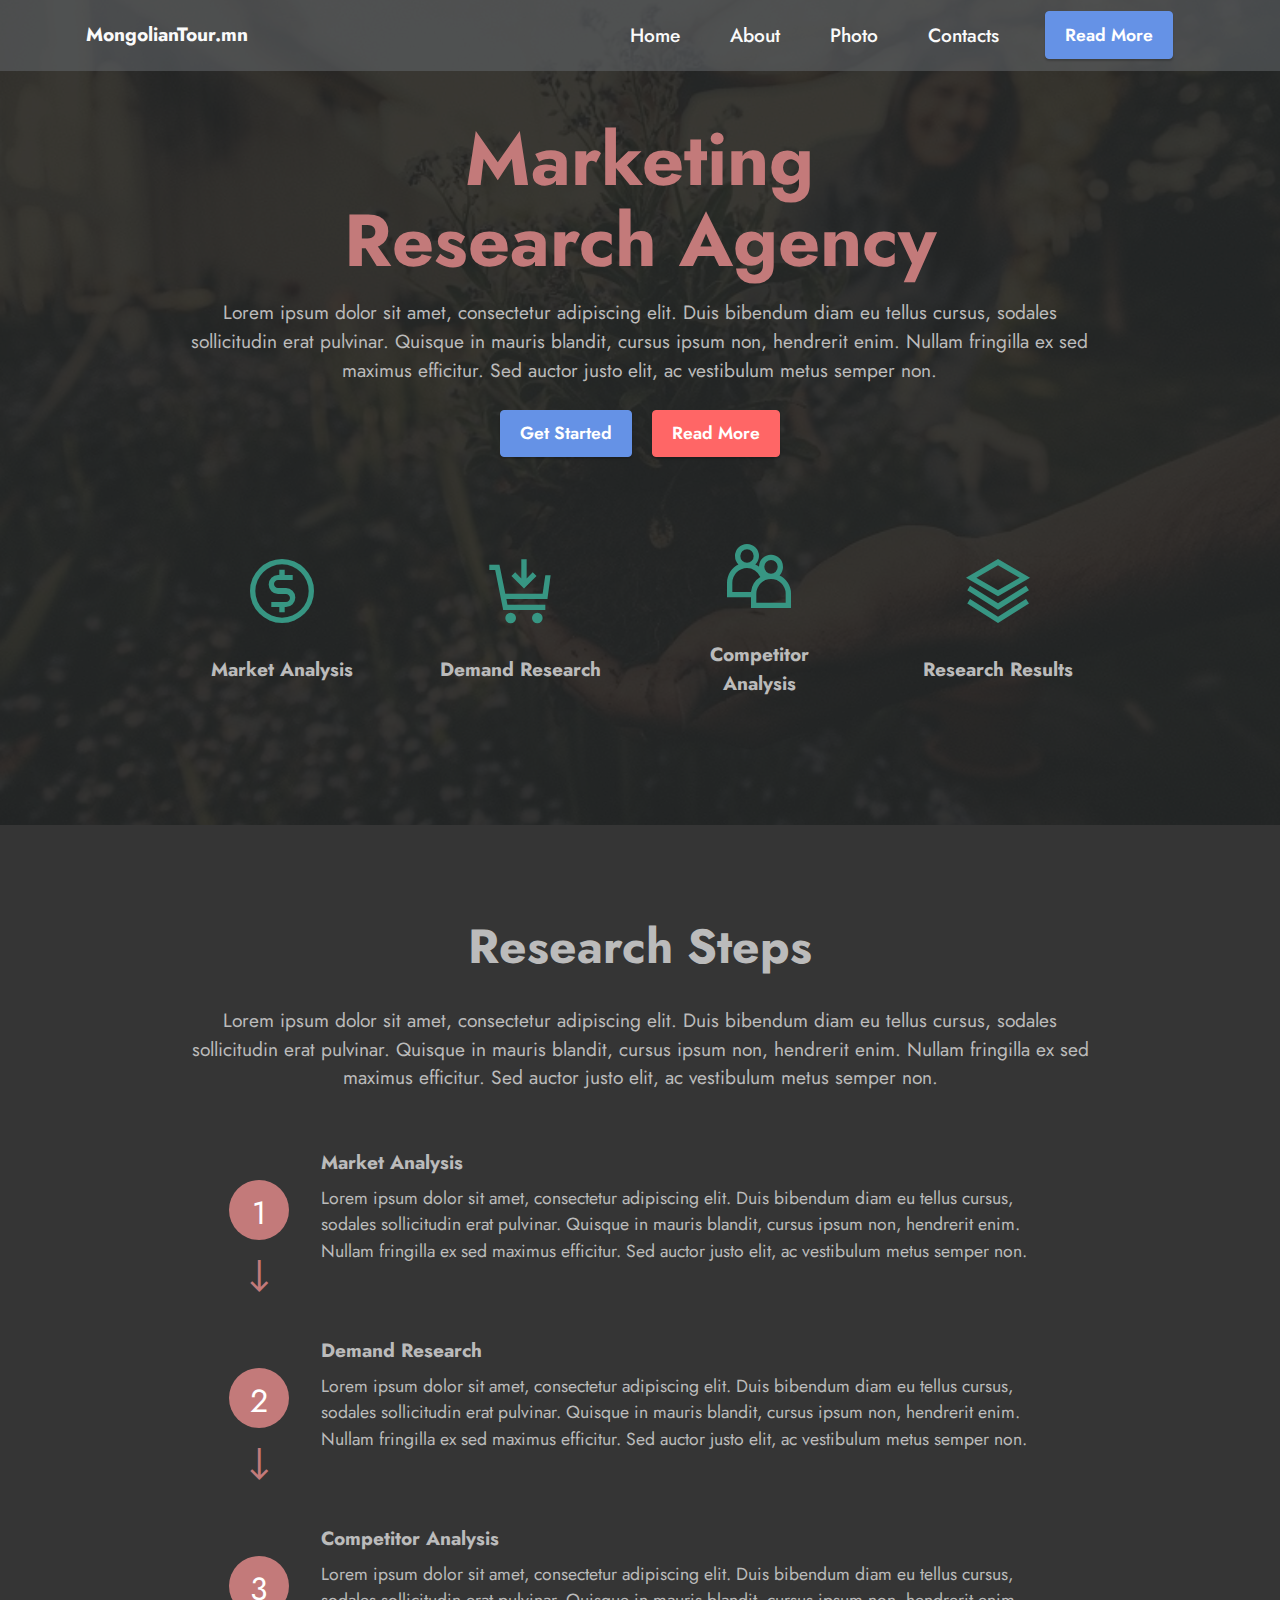
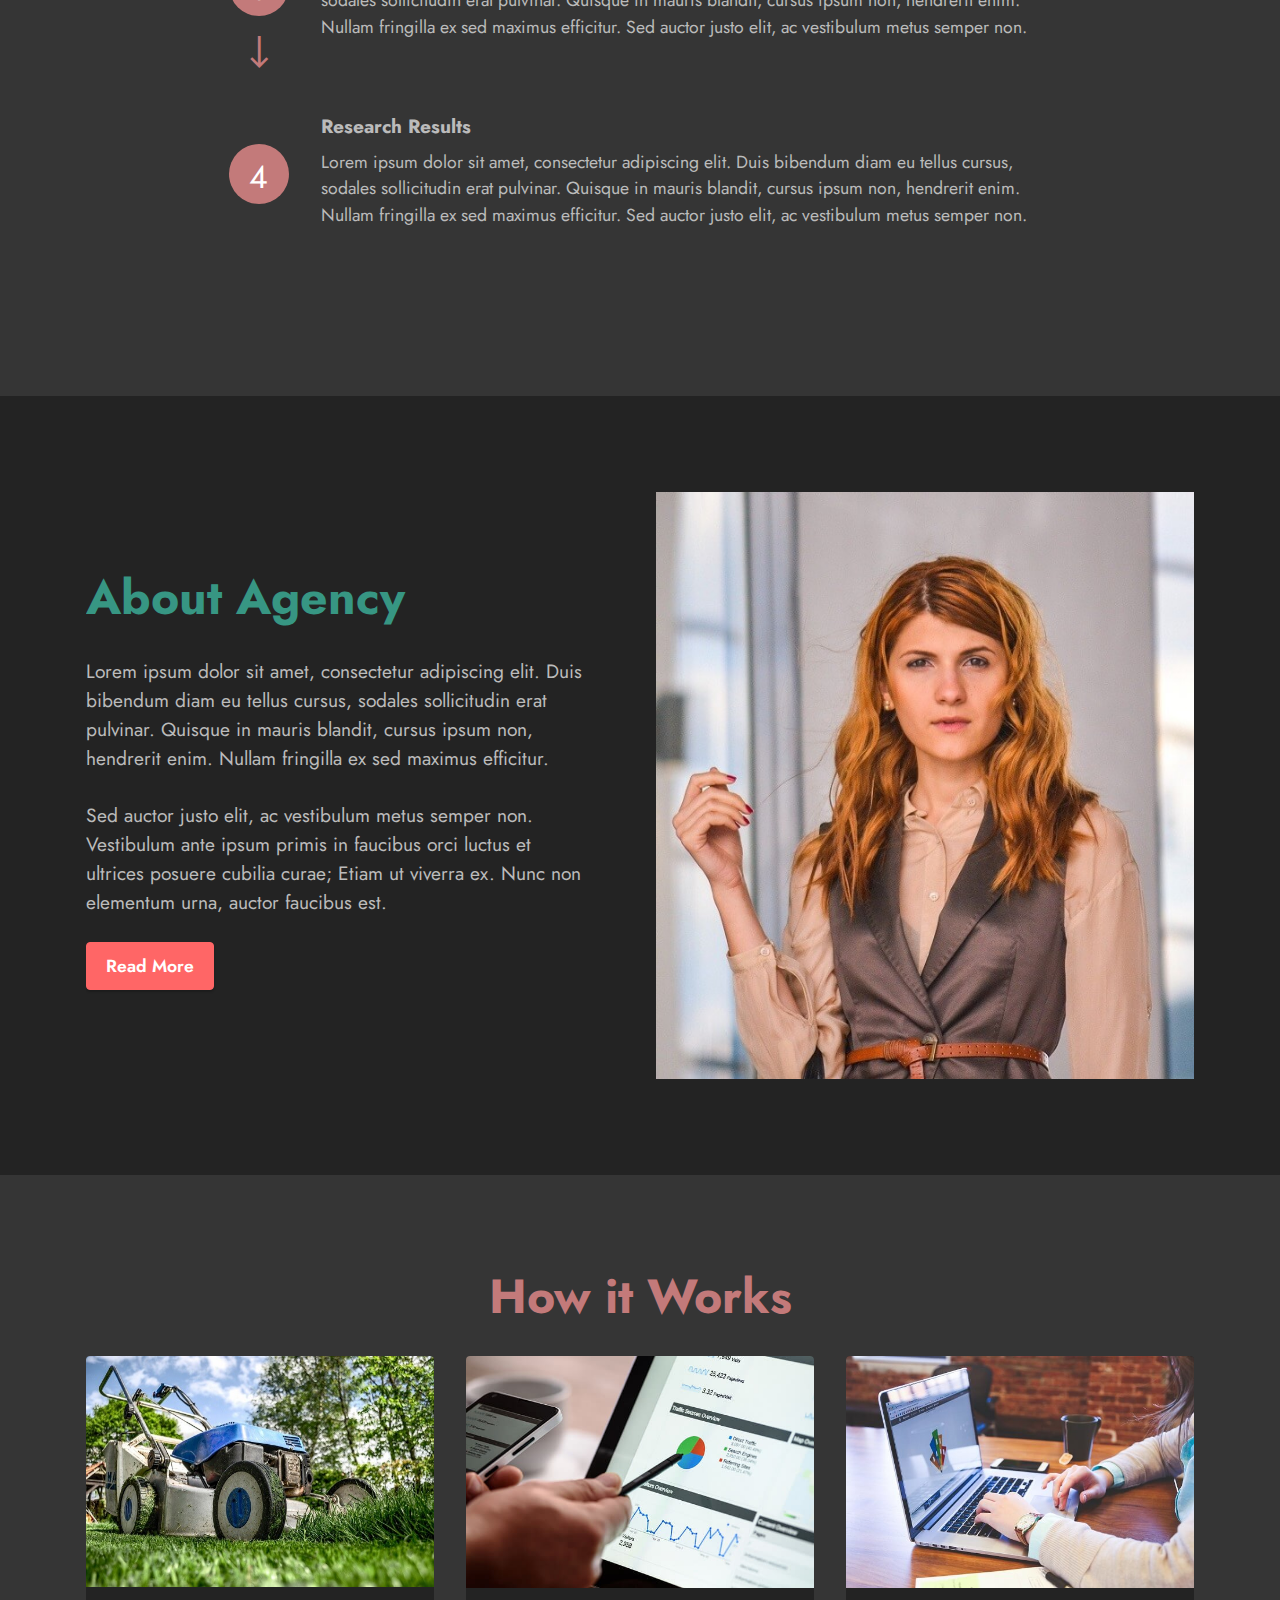
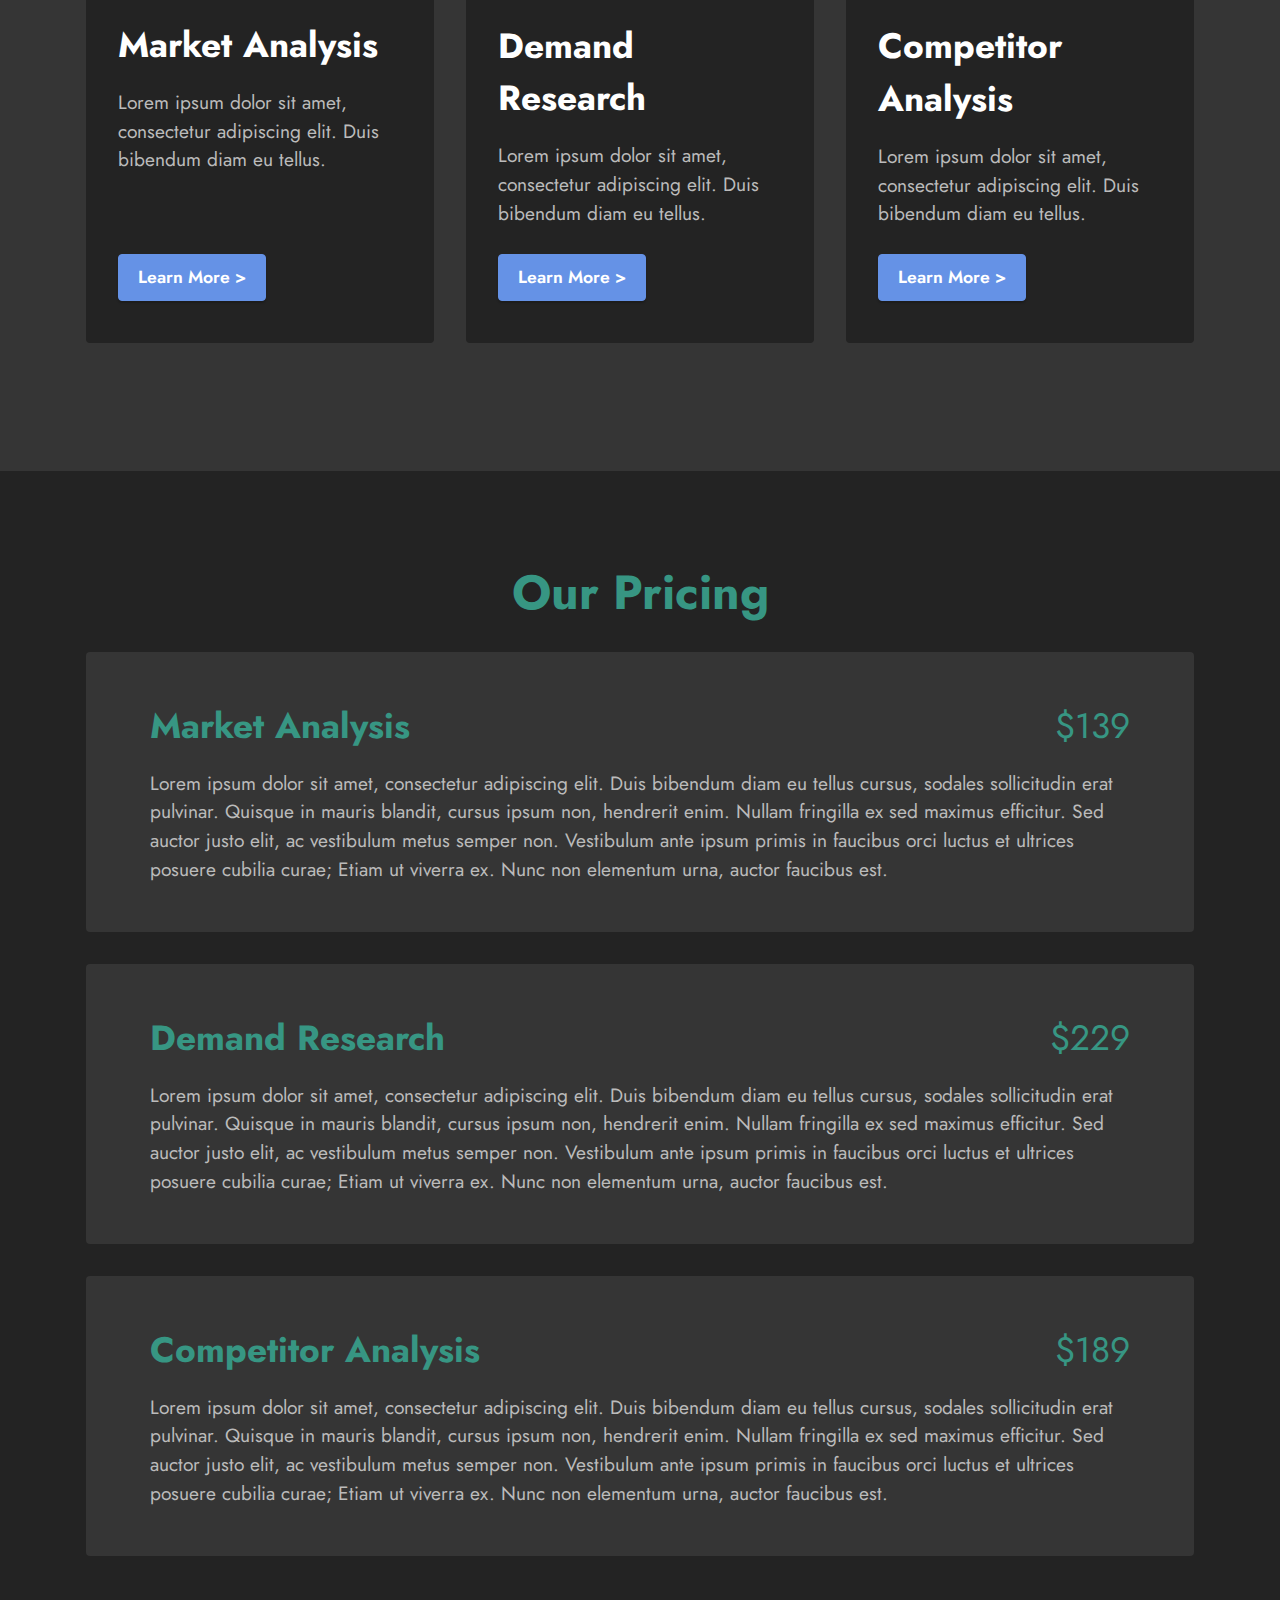
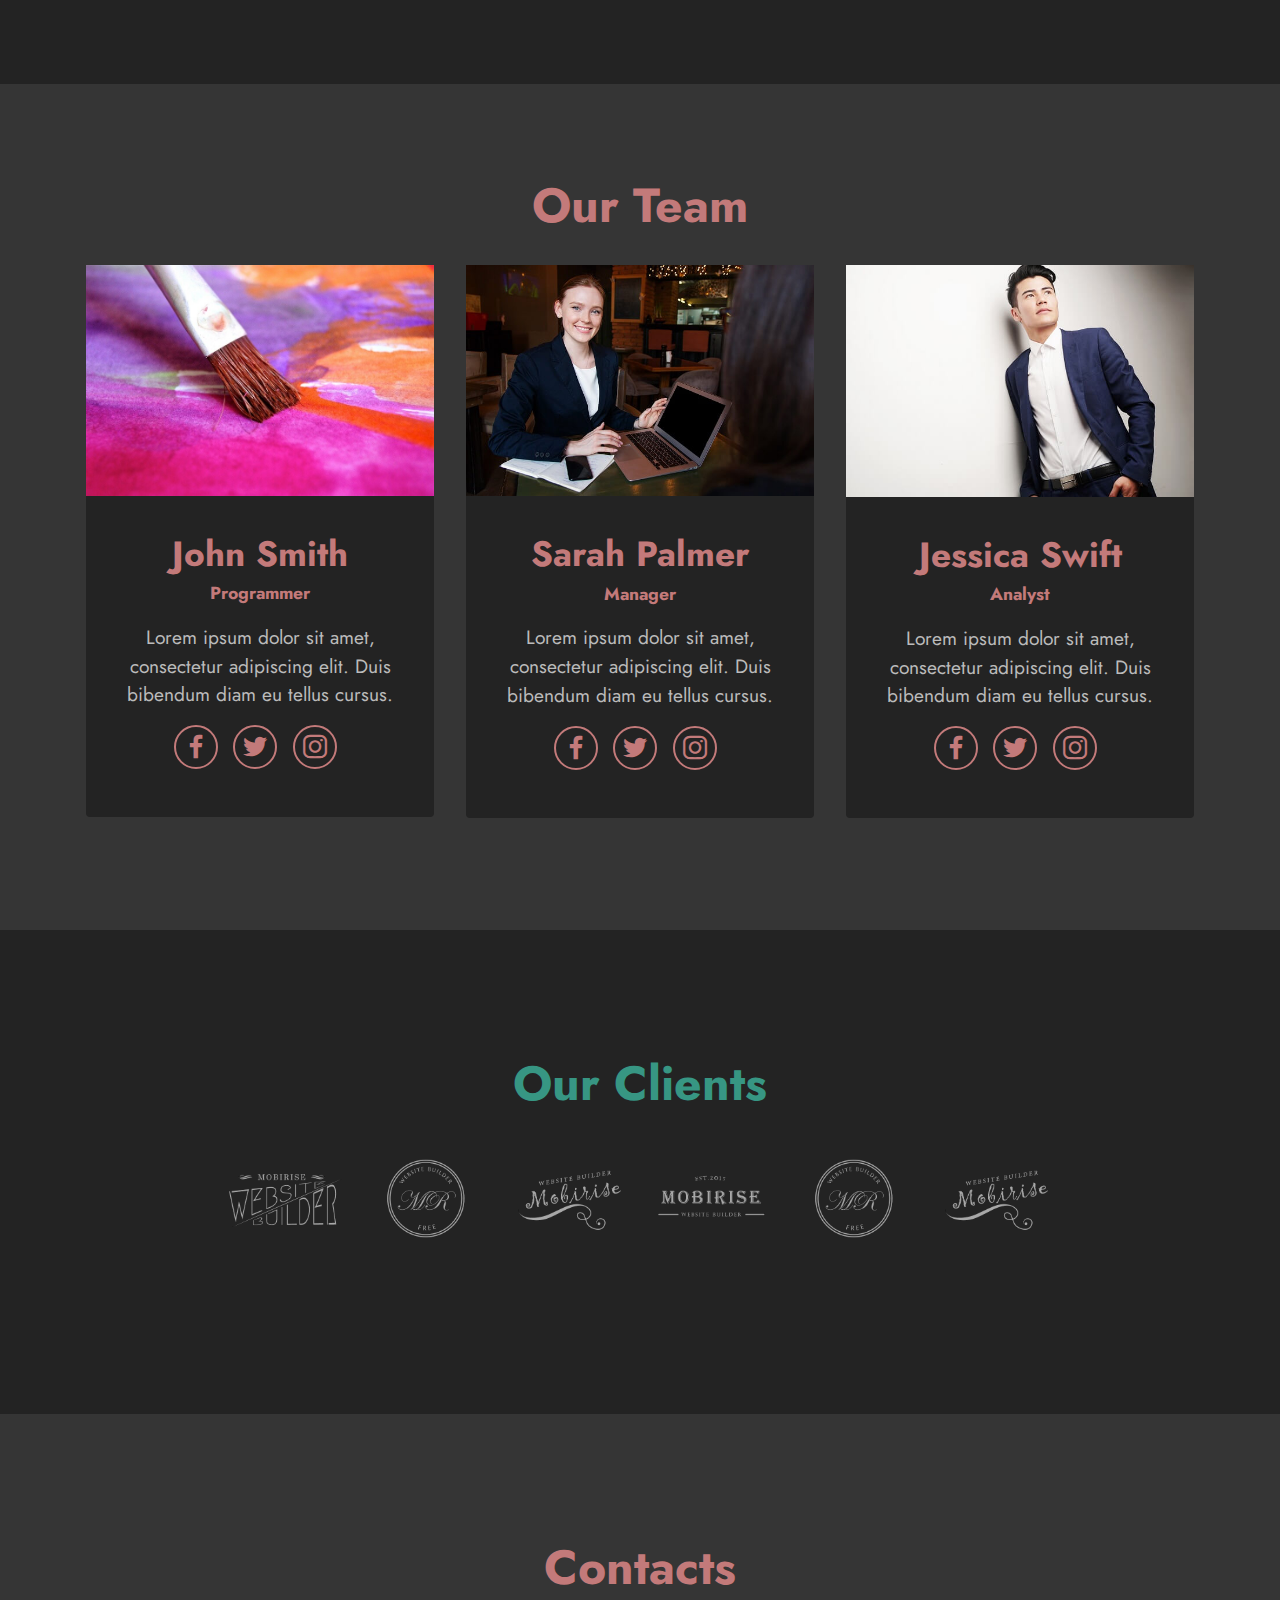
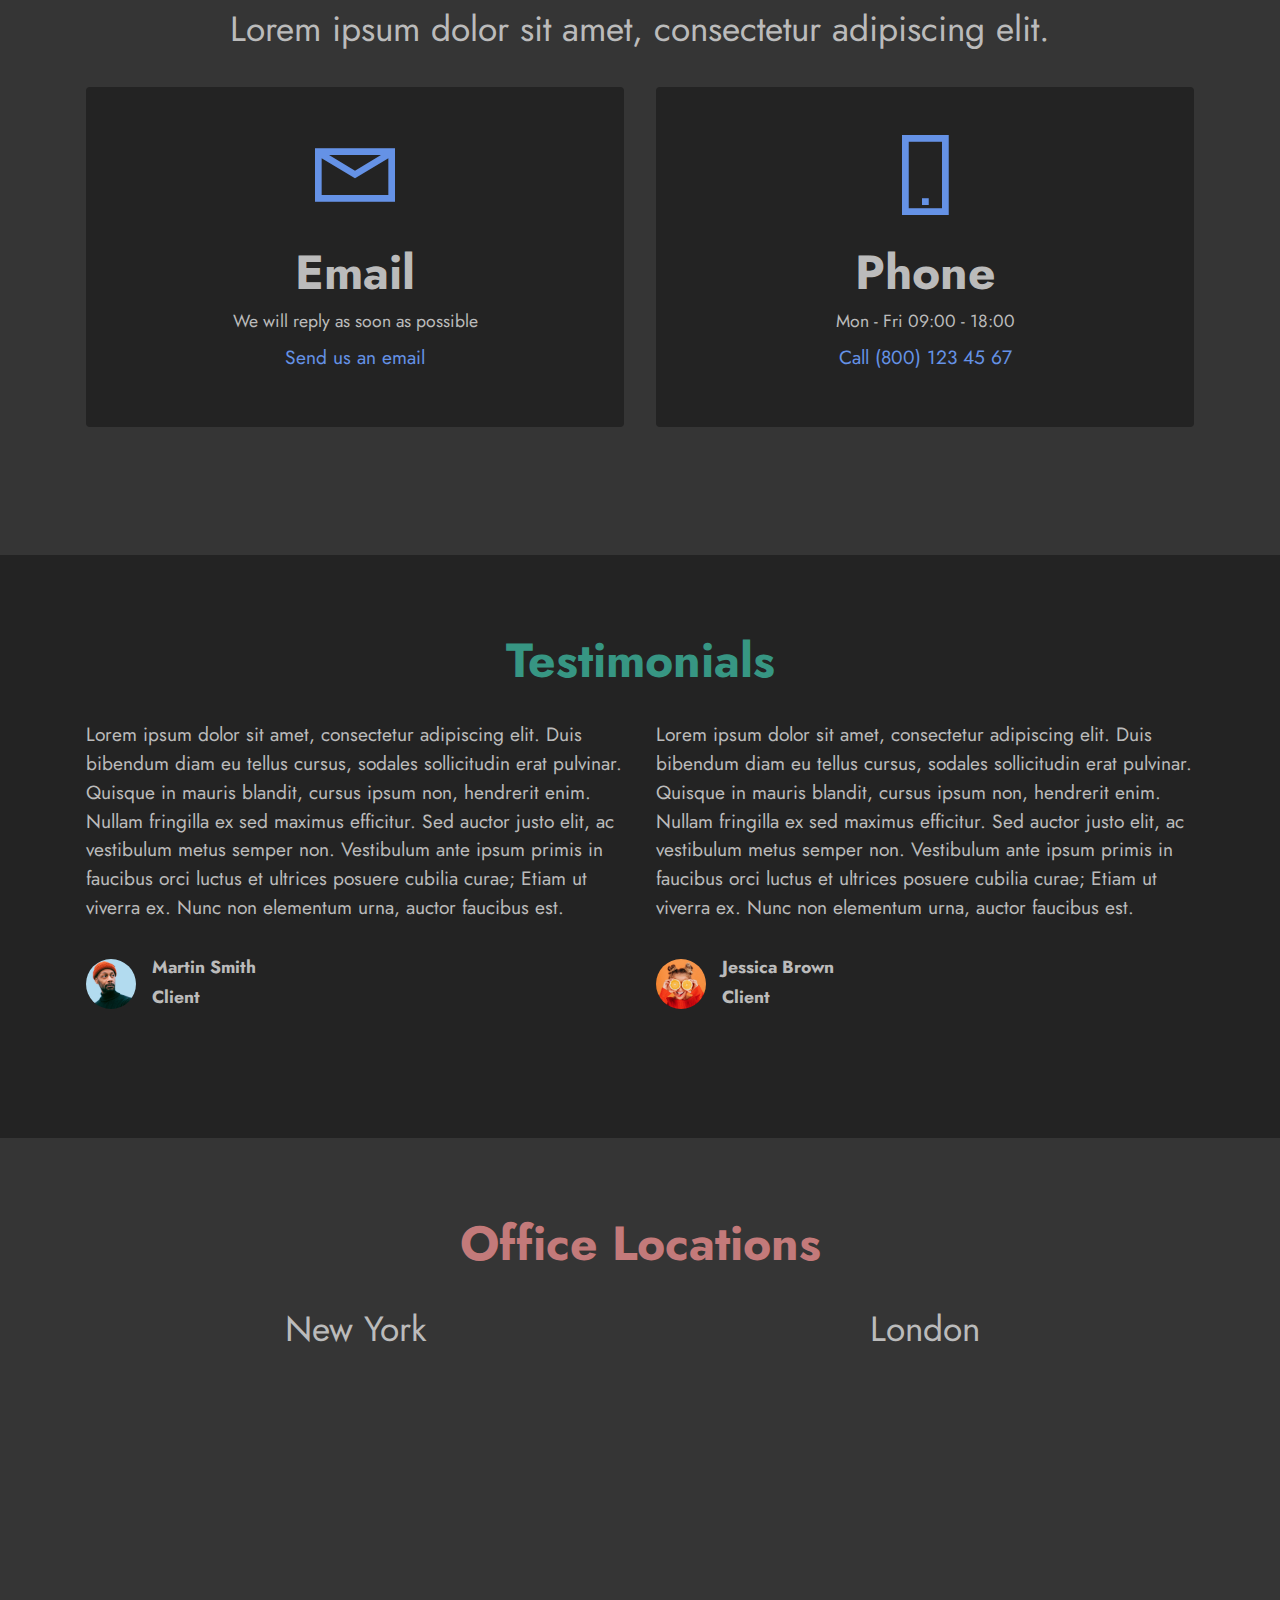
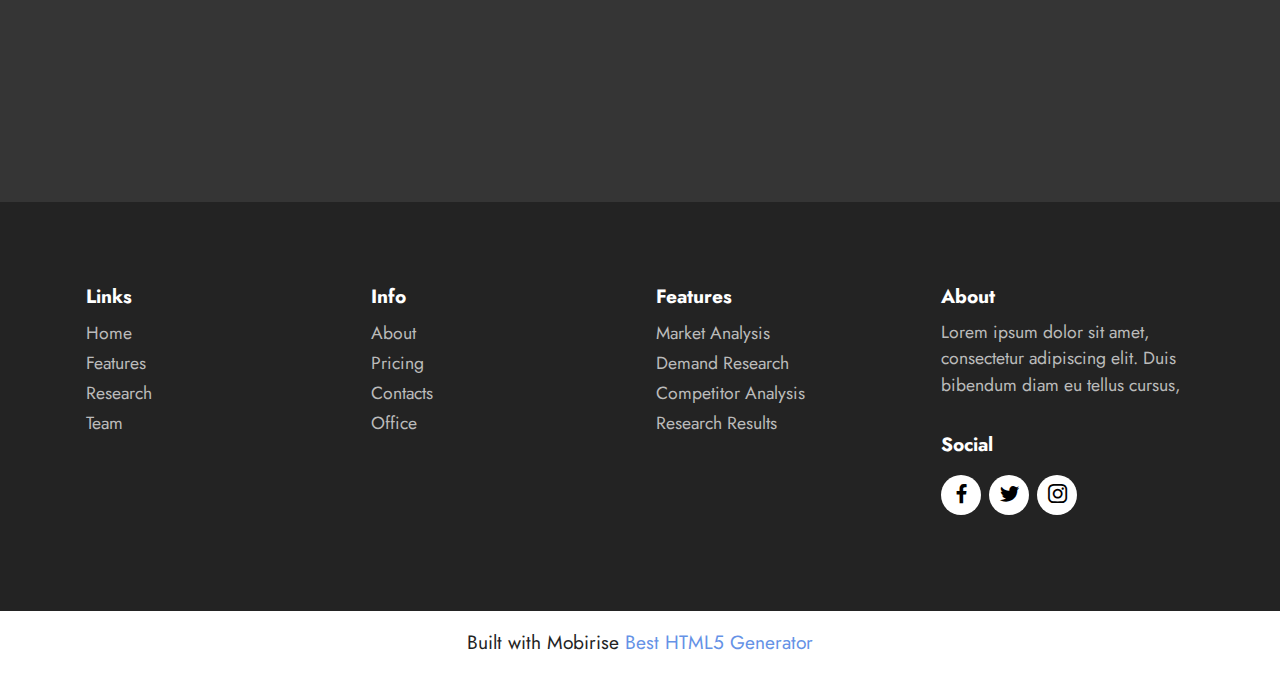
<file: page5.html>
<!DOCTYPE html>
<html  >
<head>
  <!-- Site made with Mobirise Website Builder v5.6.8, https://mobirise.com -->
  <meta charset="UTF-8">
  <meta http-equiv="X-UA-Compatible" content="IE=edge">
  <meta name="generator" content="Mobirise v5.6.8, mobirise.com">
  <meta name="twitter:card" content="summary_large_image"/>
  <meta name="twitter:image:src" content="">
  <meta property="og:image" content="">
  <meta name="twitter:title" content="agency">
  <meta name="viewport" content="width=device-width, initial-scale=1, minimum-scale=1">
  <link rel="shortcut icon" href="assets/images/55473413-1230471747129809-7263341351725432832-n-121x121.jpg" type="image/x-icon">
  <meta name="description" content="">
  
  
  <title>agency</title>
  <link rel="stylesheet" href="assets/web/assets/mobirise-icons2/mobirise2.css">
  <link rel="stylesheet" href="assets/bootstrap/css/bootstrap.min.css">
  <link rel="stylesheet" href="assets/bootstrap/css/bootstrap-grid.min.css">
  <link rel="stylesheet" href="assets/bootstrap/css/bootstrap-reboot.min.css">
  <link rel="stylesheet" href="assets/dropdown/css/style.css">
  <link rel="stylesheet" href="assets/socicon/css/styles.css">
  <link rel="stylesheet" href="assets/theme/css/style.css">
  <link rel="preload" href="https://fonts.googleapis.com/css?family=Jost:100,200,300,400,500,600,700,800,900,100i,200i,300i,400i,500i,600i,700i,800i,900i&display=swap" as="style" onload="this.onload=null;this.rel='stylesheet'">
  <noscript><link rel="stylesheet" href="https://fonts.googleapis.com/css?family=Jost:100,200,300,400,500,600,700,800,900,100i,200i,300i,400i,500i,600i,700i,800i,900i&display=swap"></noscript>
  <link rel="preload" as="style" href="assets/mobirise/css/mbr-additional.css"><link rel="stylesheet" href="assets/mobirise/css/mbr-additional.css" type="text/css">
  
  
  
  
</head>
<body>
  
  <section data-bs-version="5.1" class="menu menu1 cid-sFGzlAXw3z" once="menu" id="menu1-2">
    

    <nav class="navbar navbar-dropdown navbar-expand-lg">
        <div class="container">
            <div class="navbar-brand">
                
                <span class="navbar-caption-wrap"><a class="navbar-caption text-white text-primary display-7" href="http://www.mongoliantour.mn" target="_blank">MongolianTour.mn</a></span>
            </div>
            <button class="navbar-toggler" type="button" data-toggle="collapse" data-bs-toggle="collapse" data-target="#navbarSupportedContent" data-bs-target="#navbarSupportedContent" aria-controls="navbarNavAltMarkup" aria-expanded="false" aria-label="Toggle navigation">
                <div class="hamburger">
                    <span></span>
                    <span></span>
                    <span></span>
                    <span></span>
                </div>
            </button>
            <div class="collapse navbar-collapse" id="navbarSupportedContent">
                <ul class="navbar-nav nav-dropdown" data-app-modern-menu="true"><li class="nav-item"><a class="nav-link link text-white text-primary display-7" href="#top">Home</a></li><li class="nav-item"><a class="nav-link link text-white text-primary display-7" href="index.html#features12-6">About</a></li>
                    <li class="nav-item"><a class="nav-link link text-white text-primary display-7" href="index.html#features3-4">Photo</a></li>
                    <li class="nav-item"><a class="nav-link link text-white text-primary display-7" href="index.html#form5-d">Contacts</a>
                    </li></ul>
                
                <div class="navbar-buttons mbr-section-btn"><a class="btn btn-primary display-4" href="http://www.mongoliantour.mn">Read More</a></div>
            </div>
        </div>
    </nav>
</section>

<section data-bs-version="5.1" class="header19 cid-sFGzrhlvIh" id="header19-3">

    

    <div class="mbr-overlay" style="opacity: 0.9; background-color: rgb(35, 35, 35);">
    </div>

    <div class="container">
        <div class="media-container">
            <div class="col-md-12 col-lg-10 m-auto align-center">
                <h1 class="mbr-section-title mbr-white mbr-fonts-style mb-3 display-1"><strong>Marketing <br>Research Agency</strong></h1>
                <p class="mbr-text mbr-white mbr-fonts-style display-7">
                    Lorem ipsum dolor sit amet, consectetur adipiscing elit. Duis bibendum diam eu tellus cursus, sodales sollicitudin erat pulvinar. Quisque in mauris blandit, cursus ipsum non, hendrerit enim. Nullam fringilla ex sed maximus efficitur. Sed auctor justo elit, ac vestibulum metus semper non.</p>
                <div class="mbr-section-btn align-center"><a class="btn btn-primary display-4" href="https://mobiri.se/">Get Started</a> <a class="btn btn-secondary display-4" href="index.html#features19-a">Read More</a></div>

                <div class="row pt-5 justify-content-center">
                    <div class="col-12 col-md-6 col-lg-3">
                        <div class="card-wrapper">
                            <div class="card-box align-center">
                                <span class="mbr-iconfont mobi-mbri-cash mobi-mbri" style="color: rgb(55, 150, 131); fill: rgb(55, 150, 131);"></span>
                                <h4 class="card-title align-center mbr-black mbr-fonts-style display-7"><strong>Market Analysis</strong></h4>
                            </div>
                        </div>
                    </div>
                    <div class="col-12 col-md-6 col-lg-3">
                        <div class="card-wrapper">
                            <div class="card-box align-center">
                                <span class="mbr-iconfont mobi-mbri-cart-add mobi-mbri" style="color: rgb(55, 150, 131); fill: rgb(55, 150, 131);"></span>
                                <h4 class="card-title align-center mbr-black mbr-fonts-style display-7"><strong>Demand Research</strong></h4>
                            </div>
                        </div>
                    </div>
                    <div class="col-12 col-md-6 col-lg-3">
                        <div class="card-wrapper">
                            <div class="card-box align-center">
                                <span class="mbr-iconfont mobi-mbri-users mobi-mbri" style="color: rgb(55, 150, 131); fill: rgb(55, 150, 131);"></span>
                                <h4 class="card-title align-center mbr-black mbr-fonts-style display-7"><strong>Competitor Analysis</strong></h4>
                            </div>
                        </div>
                    </div>
                    <div class="col-12 col-md-6 col-lg-3">
                        <div class="card-wrapper">
                            <div class="card-box align-center">
                                <span class="mbr-iconfont mobi-mbri-layers mobi-mbri" style="color: rgb(55, 150, 131); fill: rgb(55, 150, 131);"></span>
                                <h4 class="card-title align-center mbr-black mbr-fonts-style display-7"><strong>Research Results</strong></h4>
                            </div>
                        </div>
                    </div>
                </div>
            </div>
        </div>
    </div>
</section>

<section data-bs-version="5.1" class="features19 cid-sFGBbGYuTc" id="features20-4">

    
    
    <div class="container">
        <div class="row justify-content-center">
            <div class="col-md-12 col-lg-10">
                <div class="card-wrapper pb-4">
                    <div class="card-box align-center">
                        <h4 class="card-title mbr-fonts-style mb-4 display-2">
                            <strong>Research Steps</strong>
                        </h4>
                        <p class="mbr-text mbr-fonts-style mb-4 display-7">
                            Lorem ipsum dolor sit amet, consectetur adipiscing elit. Duis bibendum diam eu tellus cursus, sodales sollicitudin erat pulvinar. Quisque in mauris blandit, cursus ipsum non, hendrerit enim. Nullam fringilla ex sed maximus efficitur. Sed auctor justo elit, ac vestibulum metus semper non.</p>
                        
                    </div>
                </div>
            </div>
            <div class="col-12 col-md-9">
                <div class="item mbr-flex">
                    <div class="icon-box">
                        <span class="step-number mbr-fonts-style display-5">1</span>
                    </div>
                    <div class="text-box">
                        <h4 class="icon-title card-title mbr-black mbr-fonts-style display-7"><strong>Market Analysis</strong></h4>
                        <h5 class="icon-text mbr-black mbr-fonts-style display-4">Lorem ipsum dolor sit amet, consectetur adipiscing elit. Duis bibendum diam eu tellus cursus, sodales sollicitudin erat pulvinar. Quisque in mauris blandit, cursus ipsum non, hendrerit enim. Nullam fringilla ex sed maximus efficitur. Sed auctor justo elit, ac vestibulum metus semper non.</h5>
                    </div>
                </div>
                <div class="item mbr-flex">
                    <div class="icon-box">
                        <span class="step-number mbr-fonts-style display-5">2</span>
                    </div>
                    <div class="text-box">
                        <h4 class="icon-title card-title mbr-black mbr-fonts-style display-7"><strong>Demand Research</strong></h4>
                        <h5 class="icon-text mbr-black mbr-fonts-style display-4">Lorem ipsum dolor sit amet, consectetur adipiscing elit. Duis bibendum diam eu tellus cursus, sodales sollicitudin erat pulvinar. Quisque in mauris blandit, cursus ipsum non, hendrerit enim. Nullam fringilla ex sed maximus efficitur. Sed auctor justo elit, ac vestibulum metus semper non.</h5>
                    </div>
                </div>
                <div class="item mbr-flex">
                    <div class="icon-box">
                        <span class="step-number mbr-fonts-style display-5">3</span>
                    </div>
                    <div class="text-box">
                        <h4 class="icon-title card-title mbr-black mbr-fonts-style display-7"><strong>Competitor Analysis</strong></h4>
                        <h5 class="icon-text mbr-black mbr-fonts-style display-4">Lorem ipsum dolor sit amet, consectetur adipiscing elit. Duis bibendum diam eu tellus cursus, sodales sollicitudin erat pulvinar. Quisque in mauris blandit, cursus ipsum non, hendrerit enim. Nullam fringilla ex sed maximus efficitur. Sed auctor justo elit, ac vestibulum metus semper non.</h5>
                    </div>
                </div>
                <div class="item mbr-flex last">
                    <div class="icon-box">
                        <span class="step-number mbr-fonts-style display-5">4</span>
                    </div>
                    <div class="text-box">
                        <h4 class="icon-title card-title mbr-black mbr-fonts-style display-7"><strong>Research Results</strong></h4>
                        <h5 class="icon-text mbr-black mbr-fonts-style display-4">Lorem ipsum dolor sit amet, consectetur adipiscing elit. Duis bibendum diam eu tellus cursus, sodales sollicitudin erat pulvinar. Quisque in mauris blandit, cursus ipsum non, hendrerit enim. Nullam fringilla ex sed maximus efficitur. Sed auctor justo elit, ac vestibulum metus semper non.</h5>
                    </div>
                </div>
                
                
                
                
                
                
            </div>
        </div>
    </div>
</section>

<section data-bs-version="5.1" class="features18 cid-sFGGxz3b6J" id="features19-a">

    

    
    <div class="container">
        <div class="row justify-content-center">
            <div class="card col-12 col-lg">
                <div class="card-wrapper">
                    <h6 class="card-title mbr-fonts-style mb-4 display-2"><strong>About Agency</strong></h6>
                    <p class="mbr-text mbr-fonts-style display-7">
                        Lorem ipsum dolor sit amet, consectetur adipiscing elit. Duis bibendum diam eu tellus cursus, sodales sollicitudin erat pulvinar. Quisque in mauris blandit, cursus ipsum non, hendrerit enim. Nullam fringilla ex sed maximus efficitur. <br><br>Sed auctor justo elit, ac vestibulum metus semper non. Vestibulum ante ipsum primis in faucibus orci luctus et ultrices posuere cubilia curae; Etiam ut viverra ex. Nunc non elementum urna, auctor faucibus est.</p>
                    <div class="mbr-section-btn"><a class="btn btn-secondary display-4" href="https://mobiri.se">Read More</a></div>
                </div>
            </div>
            <div class="col-12 col-lg-6">
                <div class="image-wrapper">
                    <img src="assets/images/mbr.jpeg" alt="Mobirise Website Builder">
                </div>
            </div>
        </div>
    </div>
</section>

<section data-bs-version="5.1" class="features3 cid-sFGGDvi61Z" id="features3-b">
    
    
    <div class="container">
        <div class="mbr-section-head">
            <h4 class="mbr-section-title mbr-fonts-style align-center mb-0 display-2">
                <strong>How it Works</strong></h4>
            
        </div>
        <div class="row mt-4">
            <div class="item features-image сol-12 col-md-6 col-lg-4">
                <div class="item-wrapper">
                    <div class="item-img">
                        <img src="assets/images/mbr-5.jpg" alt="Mobirise Website Builder">
                    </div>
                    <div class="item-content">
                        <h5 class="item-title mbr-fonts-style display-5"><strong>Market Analysis</strong></h5>
                        
                        <p class="mbr-text mbr-fonts-style mt-3 display-7">Lorem ipsum dolor sit amet, consectetur adipiscing elit. Duis bibendum diam eu tellus.</p>
                    </div>
                    <div class="mbr-section-btn item-footer mt-2"><a href="" class="btn btn-primary item-btn display-4" target="_blank">Learn More
                            &gt;</a></div>
                </div>
            </div>
            <div class="item features-image сol-12 col-md-6 col-lg-4">
                <div class="item-wrapper">
                    <div class="item-img">
                        <img src="assets/images/mbr-2.jpg" alt="Mobirise Website Builder">
                    </div>
                    <div class="item-content">
                        <h5 class="item-title mbr-fonts-style display-5"><strong>Demand Research</strong></h5>
                        
                        <p class="mbr-text mbr-fonts-style mt-3 display-7">Lorem ipsum dolor sit amet, consectetur adipiscing elit. Duis bibendum diam eu tellus.</p>
                    </div>
                    <div class="mbr-section-btn item-footer mt-2"><a href="" class="btn btn-primary item-btn display-4" target="_blank">Learn More
                            &gt;</a></div>
                </div>
            </div>
            <div class="item features-image сol-12 col-md-6 col-lg-4">
                <div class="item-wrapper">
                    <div class="item-img">
                        <img src="assets/images/mbr-1.jpg" alt="Mobirise Website Builder">
                    </div>
                    <div class="item-content">
                        <h5 class="item-title mbr-fonts-style display-5"><strong>Competitor Analysis</strong></h5>
                        
                        <p class="mbr-text mbr-fonts-style mt-3 display-7">Lorem ipsum dolor sit amet, consectetur adipiscing elit. Duis bibendum diam eu tellus.<br></p>
                    </div>
                    <div class="mbr-section-btn item-footer mt-2"><a href="" class="btn btn-primary item-btn display-4" target="_blank">Learn More
                            &gt;</a></div>
                </div>
            </div>
        </div>
    </div>
</section>

<section data-bs-version="5.1" class="features9 cid-sFGBGm1Q33" id="features10-5">
    <!---->
    
    
    <div class="container">
        <div class="mbr-section-head">
            <h3 class="mbr-section-title mbr-fonts-style mb-0 display-2">
                <strong>Our Pricing</strong></h3>
            
        </div>
        <div class="row mt-4">
            <div class="card col-12">
                <div class="card-wrapper">
                    <div class="top-line row">
                        <div class="col">
                            <h4 class="card-title mbr-fonts-style display-5"><strong>Market Analysis</strong></h4>
                        </div>
                        <div class="col-auto">
                            <p class="price mbr-fonts-style display-5">
                                $139</p>
                        </div>
                    </div>
                    <div class="bottom-line">
                        <p class="mbr-text mbr-fonts-style display-7">
                            Lorem ipsum dolor sit amet, consectetur adipiscing elit. Duis bibendum diam eu tellus cursus, sodales sollicitudin erat pulvinar. Quisque in mauris blandit, cursus ipsum non, hendrerit enim. Nullam fringilla ex sed maximus efficitur. Sed auctor justo elit, ac vestibulum metus semper non. Vestibulum ante ipsum primis in faucibus orci luctus et ultrices posuere cubilia curae; Etiam ut viverra ex. Nunc non elementum urna, auctor faucibus est.
                        </p>
                    </div>
                </div>
            </div>
            <div class="card col-12">
                <div class="card-wrapper">
                    <div class="top-line row">
                        <div class="col">
                            <h4 class="card-title mbr-fonts-style display-5"><strong>Demand Research</strong></h4>
                        </div>
                        <div class="col-auto">
                            <p class="price mbr-fonts-style display-5">
                                $229</p>
                        </div>
                    </div>
                    <div class="bottom-line">
                        <p class="mbr-text mbr-fonts-style display-7">
                            Lorem ipsum dolor sit amet, consectetur adipiscing elit. Duis bibendum diam eu tellus cursus, sodales sollicitudin erat pulvinar. Quisque in mauris blandit, cursus ipsum non, hendrerit enim. Nullam fringilla ex sed maximus efficitur. Sed auctor justo elit, ac vestibulum metus semper non. Vestibulum ante ipsum primis in faucibus orci luctus et ultrices posuere cubilia curae; Etiam ut viverra ex. Nunc non elementum urna, auctor faucibus est.
                        </p>
                    </div>
                </div>
            </div>
            <div class="card col-12">
                <div class="card-wrapper">
                    <div class="top-line row">
                        <div class="col">
                            <h4 class="card-title mbr-fonts-style display-5"><strong>Competitor Analysis</strong></h4>
                        </div>
                        <div class="col-auto">
                            <p class="price mbr-fonts-style display-5">
                                $189</p>
                        </div>
                    </div>
                    <div class="bottom-line">
                        <p class="mbr-text mbr-fonts-style display-7">Lorem ipsum dolor sit amet, consectetur adipiscing elit. Duis bibendum diam eu tellus cursus, sodales sollicitudin erat pulvinar. Quisque in mauris blandit, cursus ipsum non, hendrerit enim. Nullam fringilla ex sed maximus efficitur. Sed auctor justo elit, ac vestibulum metus semper non. Vestibulum ante ipsum primis in faucibus orci luctus et ultrices posuere cubilia curae; Etiam ut viverra ex. Nunc non elementum urna, auctor faucibus est.
                        </p>
                    </div>
                </div>
            </div>
            
            
            
            
            
            
            
            
            
        </div>
    </div>
</section>

<section data-bs-version="5.1" class="team1 cid-sFGGp6mJeM" id="team1-9">
    

    
    <div class="container">
        <div class="row justify-content-center">
            <div class="col-12">
                <h3 class="mbr-section-title mbr-fonts-style align-center mb-4 display-2">
                    <strong>Our Team</strong>
                </h3>
                
            </div>
            <div class="col-sm-6 col-lg-4">
                <div class="card-wrap">
                    <div class="image-wrap">
                        <img src="assets/images/mbr-6.jpg" alt="Mobirise Website Builder">
                    </div>
                    <div class="content-wrap">
                        <h5 class="mbr-section-title card-title mbr-fonts-style align-center m-0 display-5">
                            <strong>John Smith</strong>
                        </h5>
                        <h6 class="mbr-role mbr-fonts-style align-center mb-3 display-4">
                            <strong>Programmer</strong>
                        </h6>
                        <p class="card-text mbr-fonts-style align-center display-7">
                            Lorem ipsum dolor sit amet, consectetur adipiscing elit. Duis bibendum diam eu tellus cursus.</p>
                        <div class="social-row display-7">
                            <div class="soc-item">
                                <a href="https://www.facebook.com/Mobirise/" target="_blank">
                                    <span class="mbr-iconfont socicon socicon-facebook"></span>
                                </a>
                            </div>
                            <div class="soc-item">
                                <a href="https://twitter.com/mobirise" target="_blank">
                                    <span class="mbr-iconfont socicon socicon-twitter"></span>
                                </a>
                            </div>
                            <div class="soc-item">
                                <a href="https://instagram.com/mobirise" target="_blank">
                                    <span class="mbr-iconfont socicon socicon-instagram"></span>
                                </a>
                            </div>
                            
                            
                        </div>
                        
                    </div>
                </div>
            </div>

            <div class="col-sm-6 col-lg-4">
                <div class="card-wrap">
                    <div class="image-wrap">
                        <img src="assets/images/mbr-7.jpg" alt="Mobirise Website Builder">
                    </div>
                    <div class="content-wrap">
                        <h5 class="mbr-section-title card-title mbr-fonts-style align-center m-0 display-5">
                            <strong>Sarah Palmer</strong>
                        </h5>
                        <h6 class="mbr-role mbr-fonts-style align-center mb-3 display-4">
                            <strong>Manager</strong>
                        </h6>
                        <p class="card-text mbr-fonts-style align-center display-7">
                            Lorem ipsum dolor sit amet, consectetur adipiscing elit. Duis bibendum diam eu tellus cursus.
                        </p>
                        <div class="social-row display-7">
                            <div class="soc-item">
                                <a href="https://www.facebook.com/Mobirise/" target="_blank">
                                    <span class="mbr-iconfont socicon socicon-facebook"></span>
                                </a>
                            </div>
                            <div class="soc-item">
                                <a href="https://twitter.com/mobirise" target="_blank">
                                    <span class="mbr-iconfont socicon socicon-twitter"></span>
                                </a>
                            </div>
                            <div class="soc-item">
                                <a href="https://instagram.com/mobirise" target="_blank">
                                    <span class="mbr-iconfont socicon socicon-instagram"></span>
                                </a>
                            </div>
                            
                            
                        </div>
                        
                    </div>
                </div>
            </div>

            <div class="col-sm-6 col-lg-4">
                <div class="card-wrap">
                    <div class="image-wrap">
                        <img src="assets/images/mbr-8.jpg" alt="Mobirise Website Builder">
                    </div>
                    <div class="content-wrap">
                        <h5 class="mbr-section-title card-title mbr-fonts-style align-center m-0 display-5">
                            <strong>Jessica Swift</strong>
                        </h5>
                        <h6 class="mbr-role mbr-fonts-style align-center mb-3 display-4">
                            <strong>Analyst</strong>
                        </h6>
                        <p class="card-text mbr-fonts-style align-center display-7">
                            Lorem ipsum dolor sit amet, consectetur adipiscing elit. Duis bibendum diam eu tellus cursus.
                        </p>
                        <div class="social-row display-7">
                            <div class="soc-item">
                                <a href="https://www.facebook.com/Mobirise/" target="_blank">
                                    <span class="mbr-iconfont socicon socicon-facebook"></span>
                                </a>
                            </div>
                            <div class="soc-item">
                                <a href="https://twitter.com/mobirise" target="_blank">
                                    <span class="mbr-iconfont socicon socicon-twitter"></span>
                                </a>
                            </div>
                            <div class="soc-item">
                                <a href="https://instagram.com/mobirise" target="_blank">
                                    <span class="mbr-iconfont socicon socicon-instagram"></span>
                                </a>
                            </div>
                            
                            
                        </div>
                        
                    </div>
                </div>
            </div>

            
        </div>
    </div>
</section>

<section data-bs-version="5.1" class="clients1 cid-sFGFZiVtyo" id="clients1-8">
    
    <div class="images-container container">
        <div class="mbr-section-head">
            <h3 class="mbr-section-title mbr-fonts-style align-center mb-0 display-2">
                <strong>Our Clients</strong>
            </h3>
            
            
        </div>
        <div class="row justify-content-center mt-4">
            <div class="col-md-3 card">
                <img src="assets/images/1.png" alt="Mobirise Website Builder">
            </div>
            <div class="col-md-3 card">
                <img src="assets/images/2.png">
            </div>
            <div class="col-md-3 card">
                <img src="assets/images/3.png">
            </div>
            <div class="col-md-3 card">
                <img src="assets/images/4.png" alt="Mobirise Website Builder">
            </div>
            <div class="col-md-3 card">
                <img src="assets/images/2.png" alt="Mobirise Website Builder">
            </div>
            <div class="col-md-3 card">
                <img src="assets/images/3.png" alt="Mobirise Website Builder">
            </div>
            
            
        </div>
    </div>
</section>

<section data-bs-version="5.1" class="contacts1 cid-sFGJrLtt3K" id="contacts1-c">

    

    
    <div class="container">
        <div class="mbr-section-head">
            <h3 class="mbr-section-title mbr-fonts-style align-center mb-0 display-2">
                <strong>Contacts</strong>
            </h3>
            <h4 class="mbr-section-subtitle mbr-fonts-style align-center mb-0 mt-2 display-5">Lorem ipsum dolor sit amet, consectetur adipiscing elit.</h4>
        </div>
        <div class="row justify-content-center mt-4">
            <div class="card col-12 col-lg-6">
                <div class="card-wrapper">
                    <div class="card-box align-center">
                        <div class="image-wrapper">
                            <span class="mbr-iconfont mobi-mbri-letter mobi-mbri"></span>
                        </div>
                        <h4 class="card-title mbr-fonts-style mb-2 display-2">
                            <strong>Email</strong>
                        </h4>
                        <p class="mbr-text mbr-fonts-style mb-2 display-4">
                            We will reply as soon as possible</p>
                        <h5 class="link mbr-fonts-style display-7"><a href="mailto:info@site.com" class="text-primary">Send us an
                                email</a>
                        </h5>
                    </div>
                </div>
            </div>
            <div class="card col-12 col-lg-6">
                <div class="card-wrapper">
                    <div class="card-box align-center">
                        <div class="image-wrapper">
                            <span class="mbr-iconfont mobi-mbri-mobile-2 mobi-mbri"></span>
                        </div>
                        <h4 class="card-title mbr-fonts-style align-center mb-2 display-2">
                            <strong>Phone</strong>
                        </h4>
                        <p class="mbr-text mbr-fonts-style mb-2 display-4">
                            Mon - Fri 09:00 - 18:00</p>
                        <h5 class="link mbr-black mbr-fonts-style display-7">
                            <a href="tel:+12345678910" class="text-primary">Call (800) 123 45 67</a>
                        </h5>
                    </div>
                </div>
            </div>
        </div>
    </div>
</section>

<section data-bs-version="5.1" class="testimonials2 cid-sFGJsyrALx" id="testimonials2-d">
    
    
    <div class="container">
        <h3 class="mbr-section-title mbr-fonts-style align-center mb-4 display-2">
            <strong>Testimonials</strong>
        </h3>
        <div class="row justify-content-center">
            <div class="card col-12 col-md-6">
                <p class="mbr-text mbr-fonts-style mb-4 display-7">Lorem ipsum dolor sit amet, consectetur adipiscing elit. Duis bibendum diam eu tellus cursus, sodales sollicitudin erat pulvinar. Quisque in mauris blandit, cursus ipsum non, hendrerit enim. Nullam fringilla ex sed maximus efficitur. Sed auctor justo elit, ac vestibulum metus semper non. Vestibulum ante ipsum primis in faucibus orci luctus et ultrices posuere cubilia curae; Etiam ut viverra ex. Nunc non elementum urna, auctor faucibus est.</p>
                <div class="d-flex mb-md-0 mb-4">
                    <div class="image-wrapper">
                        <img src="assets/images/team1.jpg" alt="Mobirise Website Builder">
                    </div>
                    <div class="text-wrapper">
                        <p class="name mbr-fonts-style mb-1 display-4">
                            <strong>Martin Smith</strong>
                        </p>
                        <p class="position mbr-fonts-style display-4">
                            <strong>Client</strong>
                        </p>
                    </div>
                </div>
            </div>
            <div class="card col-12 col-md-6">
                <p class="mbr-text mbr-fonts-style mb-4 display-7">Lorem ipsum dolor sit amet, consectetur adipiscing elit. Duis bibendum diam eu tellus cursus, sodales sollicitudin erat pulvinar. Quisque in mauris blandit, cursus ipsum non, hendrerit enim. Nullam fringilla ex sed maximus efficitur. Sed auctor justo elit, ac vestibulum metus semper non. Vestibulum ante ipsum primis in faucibus orci luctus et ultrices posuere cubilia curae; Etiam ut viverra ex. Nunc non elementum urna, auctor faucibus est.</p>
                <div class="d-flex mb-md-0 mb-4">
                    <div class="image-wrapper">
                        <img src="assets/images/team2.jpg" alt="Mobirise Website Builder">
                    </div>
                    <div class="text-wrapper">
                        <p class="name mbr-fonts-style mb-1 display-4">
                            <strong>Jessica Brown</strong>
                        </p>
                        <p class="position mbr-fonts-style display-4">
                            <strong>Client</strong>
                        </p>
                    </div>
                </div>
            </div>
        </div>
    </div>
</section>

<section data-bs-version="5.1" class="map3 cid-sFGDeCn4OW" id="map3-6">
    
    
    
    

    <div class="container">
        <div class="row">
            <div class="col-12">
                <h3 class="mbr-section-title mb-4 align-center mbr-fonts-style display-2"><strong>Office Locations</strong></h3>
            </div>
            <div class="col-12 col-lg-6">
                <h4 class="mbr-section-subtitle mb-3 align-center mbr-fonts-style display-5">New York</h4>
                <div class="google-map"><iframe frameborder="0" style="border:0" src="https://www.google.com/maps/embed/v1/place?key=AIzaSyCt1265A4qvZy9HKUeA8J15AOC4SrCyZe4&amp;q=360 5th Ave, New York, NY 10118" allowfullscreen=""></iframe></div>
            </div>
            <div class="col-12 col-lg-6">
                <h4 class="mbr-section-subtitle mb-3 mt-5 mt-lg-0 align-center mbr-fonts-style display-5">London</h4>
                <div class="google-map"><iframe frameborder="0" style="border:0" src="https://www.google.com/maps/embed/v1/place?key=AIzaSyCt1265A4qvZy9HKUeA8J15AOC4SrCyZe4&amp;q=4-5 Chicheley St, South Bank, London SE1 7" allowfullscreen=""></iframe></div>
            </div>
        </div>
    </div>
</section>

<section data-bs-version="5.1" class="footer1 cid-sFGDg6hy8z" once="footers" id="footer1-7">

    
    
    <div class="container">
        <div class="row mbr-white">
            <div class="col-12 col-md-6 col-lg-3">
                <h5 class="mbr-section-subtitle mbr-fonts-style mb-2 display-7">
                    <strong>Links</strong></h5>
                <ul class="list mbr-fonts-style display-4">
                    <li class="mbr-text item-wrap">Home</li><li class="mbr-text item-wrap">Features</li><li class="mbr-text item-wrap">Research</li><li class="mbr-text item-wrap">Team</li>
                </ul>
            </div>
            <div class="col-12 col-md-6 col-lg-3">
                <h5 class="mbr-section-subtitle mbr-fonts-style mb-2 display-7">
                    <strong>Info</strong></h5>
                <ul class="list mbr-fonts-style display-4">

                    <li class="mbr-text item-wrap">About</li><li class="mbr-text item-wrap">Pricing</li><li class="mbr-text item-wrap">Contacts</li><li class="mbr-text item-wrap">Office</li>
                </ul>
            </div>
            <div class="col-12 col-md-6 col-lg-3">
                <h5 class="mbr-section-subtitle mbr-fonts-style mb-2 display-7">
                    <strong>Features</strong></h5>
                <ul class="list mbr-fonts-style display-4">
                    <li class="mbr-text item-wrap">Market Analysis
</li><li class="mbr-text item-wrap">Demand Research
</li><li class="mbr-text item-wrap">Competitor Analysis
</li><li class="mbr-text item-wrap">Research Results
</li><li class="mbr-text item-wrap"><br></li>
                </ul>
            </div>
            <div class="col-12 col-md-6 col-lg-3">
                <h5 class="mbr-section-subtitle mbr-fonts-style mb-2 display-7">
                    <strong>About</strong>
                </h5>
                <p class="mbr-text mbr-fonts-style mb-4 display-4">
                    Lorem ipsum dolor sit amet, consectetur adipiscing elit. Duis bibendum diam eu tellus cursus,</p>
                <h5 class="mbr-section-subtitle mbr-fonts-style mb-3 display-7">
                    <strong>Social</strong>
                </h5>
                <div class="social-row display-7">
                    <div class="soc-item">
                        <a href="https://twitter.com/mobirise" target="_blank">
                            <span class="mbr-iconfont socicon socicon-facebook"></span>
                        </a>
                    </div>
                    <div class="soc-item">
                        <a href="https://twitter.com/mobirise" target="_blank">
                            <span class="mbr-iconfont socicon socicon-twitter"></span>
                        </a>
                    </div>
                    <div class="soc-item">
                        <a href="https://twitter.com/mobirise" target="_blank">
                            <span class="mbr-iconfont socicon socicon-instagram"></span>
                        </a>
                    </div>
                    
                </div>
            </div>
            
        </div>
    </div>
</section><section class="display-7" style="padding: 0;align-items: center;justify-content: center;flex-wrap: wrap;    align-content: center;display: flex;position: relative;height: 4rem;"><a href="https://mobiri.se/2763403" style="flex: 1 1;height: 4rem;position: absolute;width: 100%;z-index: 1;"><img alt="Mobirise" style="height: 4rem;" src="[data-uri]"></a><p style="margin: 0;text-align: center;" class="display-7">Built with Mobirise &#8204;</p><a style="z-index:1" href="https://mobirise.com/html-builder.html">Best HTML5 Generator</a></section><script src="assets/bootstrap/js/bootstrap.bundle.min.js"></script>  <script src="assets/smoothscroll/smooth-scroll.js"></script>  <script src="assets/ytplayer/index.js"></script>  <script src="assets/dropdown/js/navbar-dropdown.js"></script>  <script src="assets/vimeoplayer/player.js"></script>  <script src="assets/theme/js/script.js"></script>  
  
  
</body>
</html>
</file>
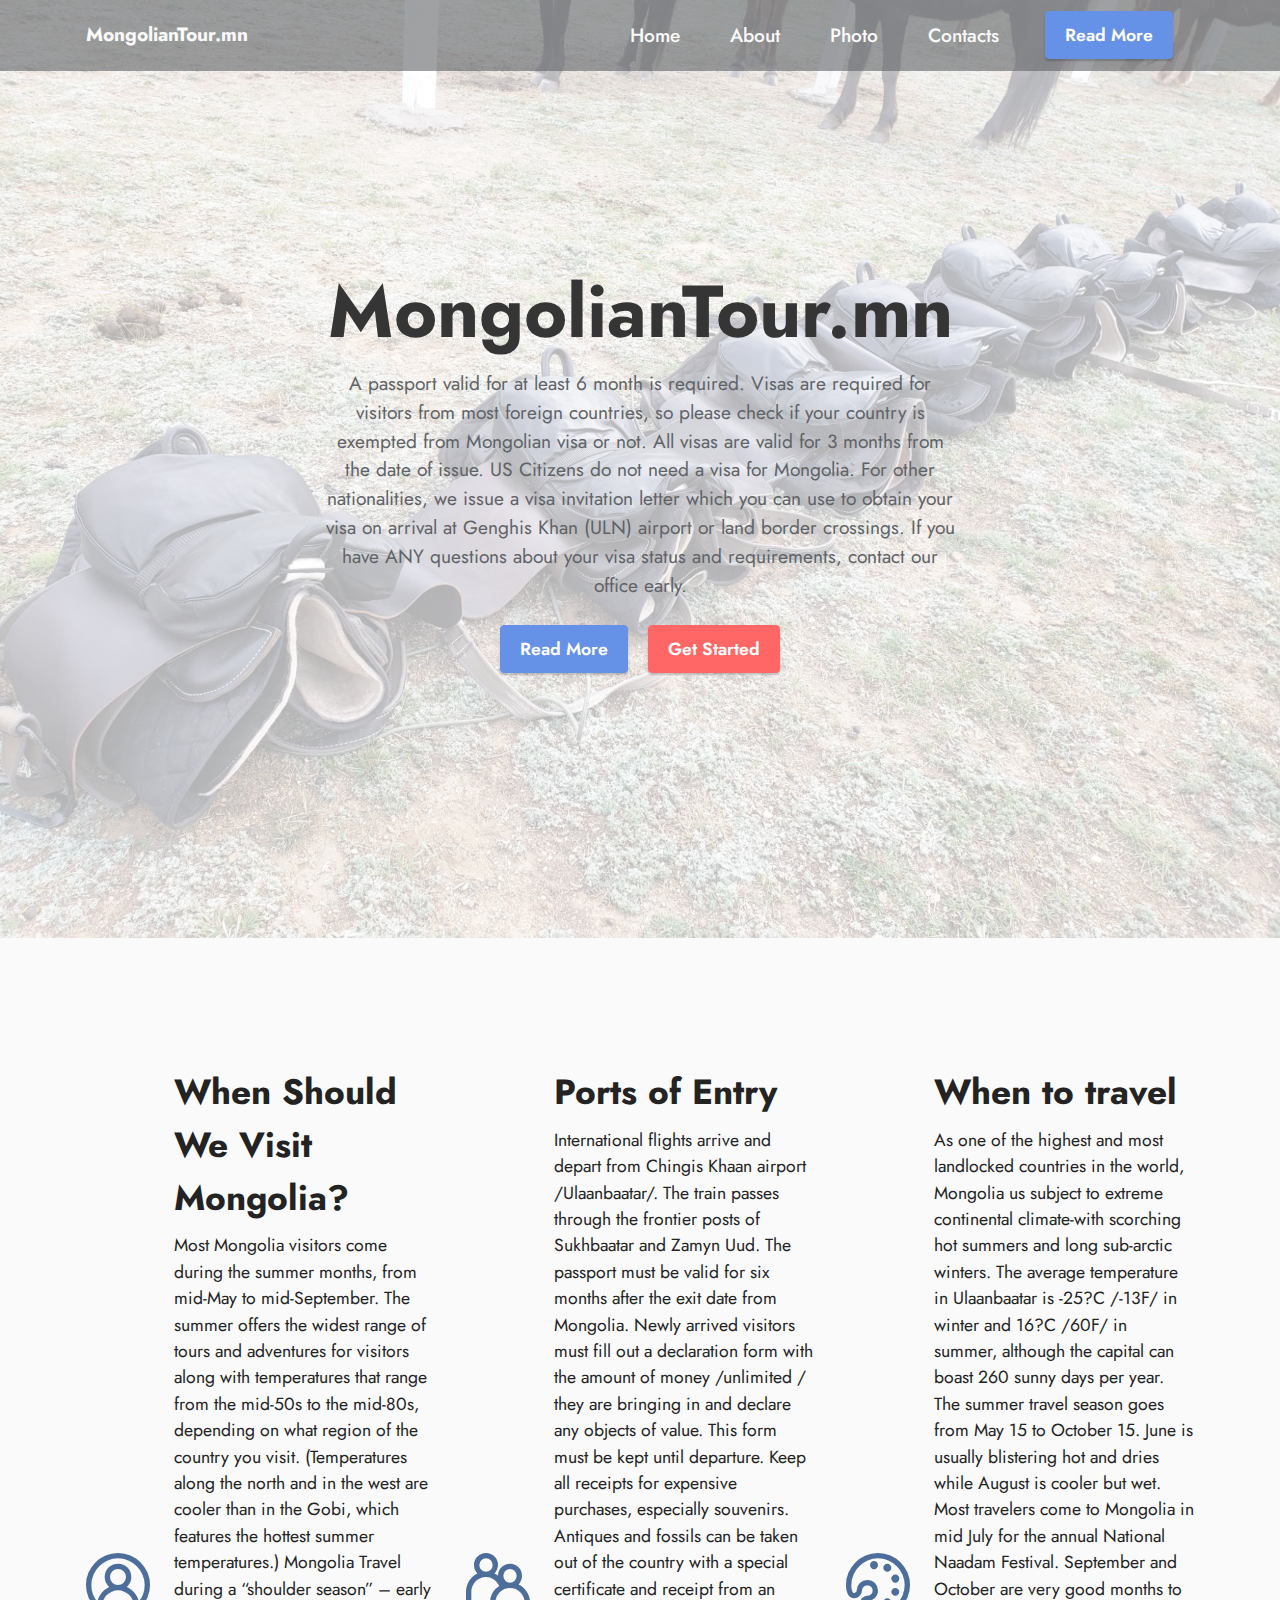
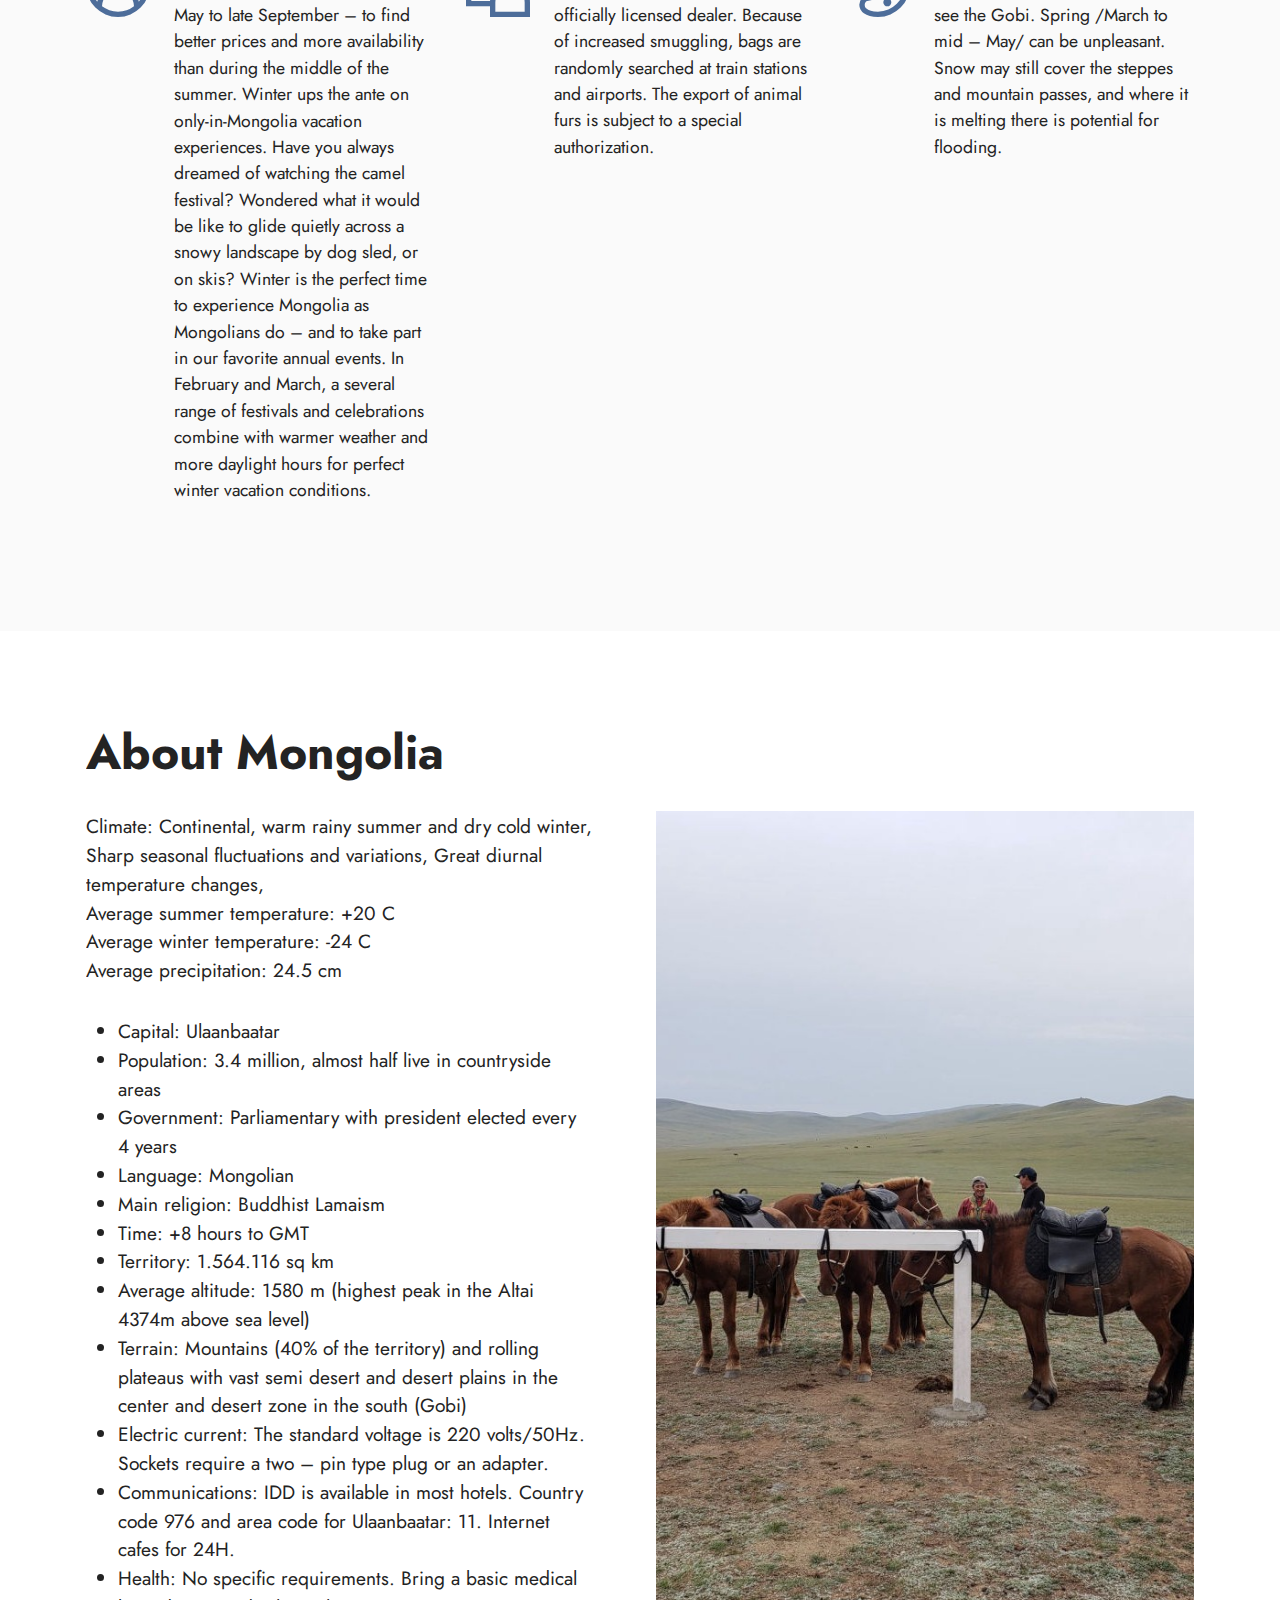
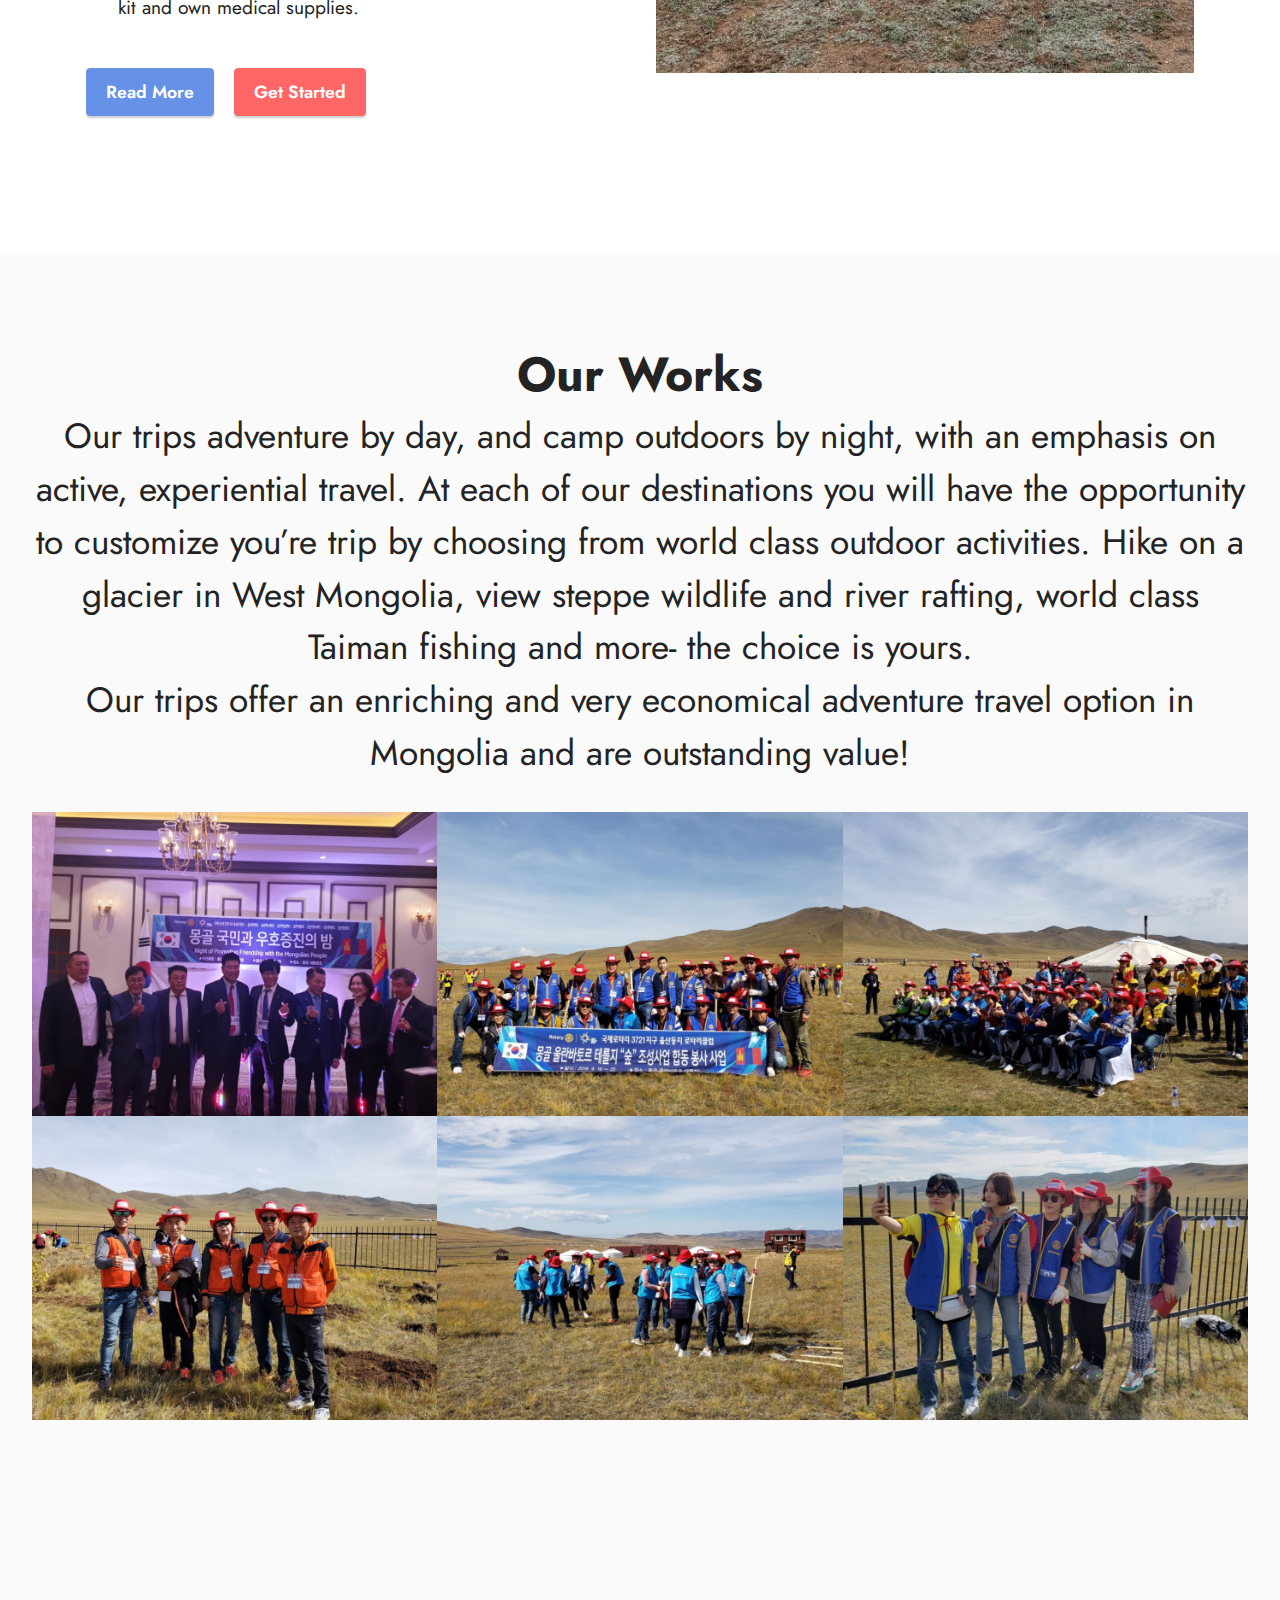
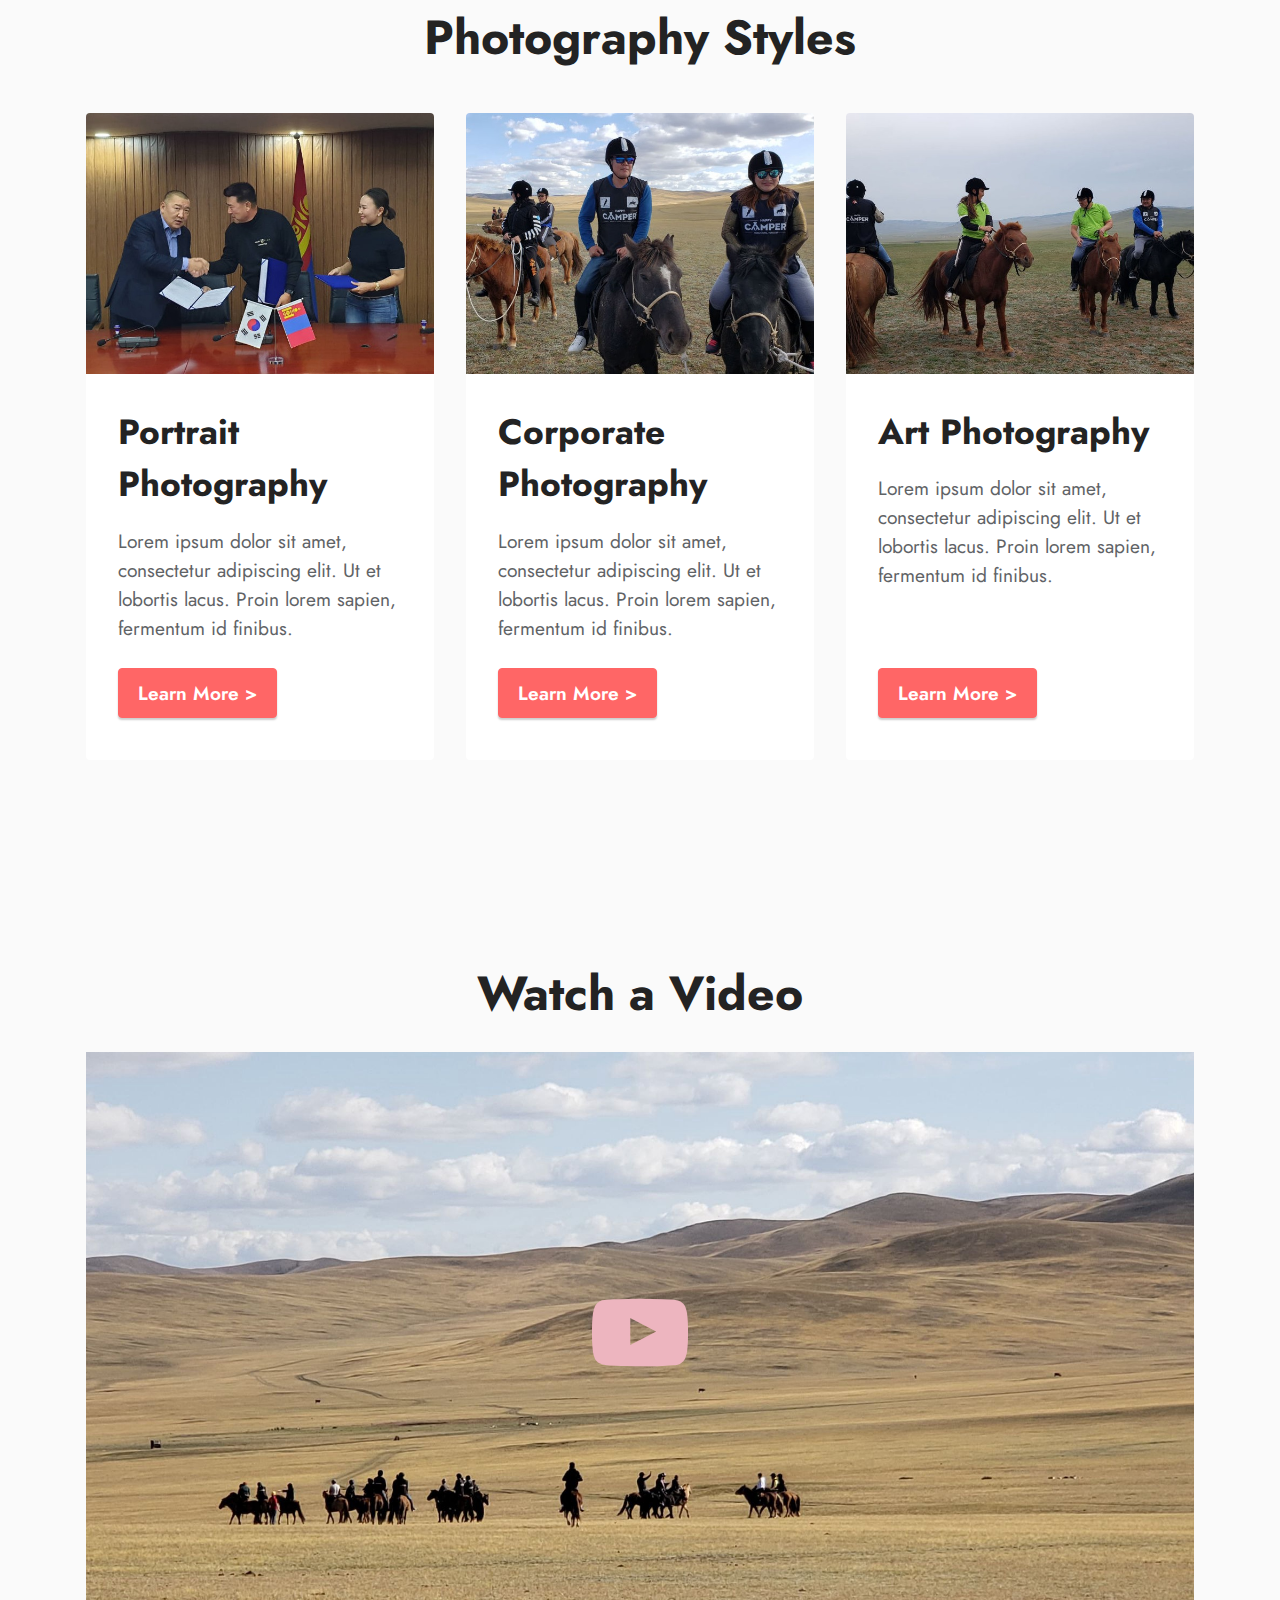
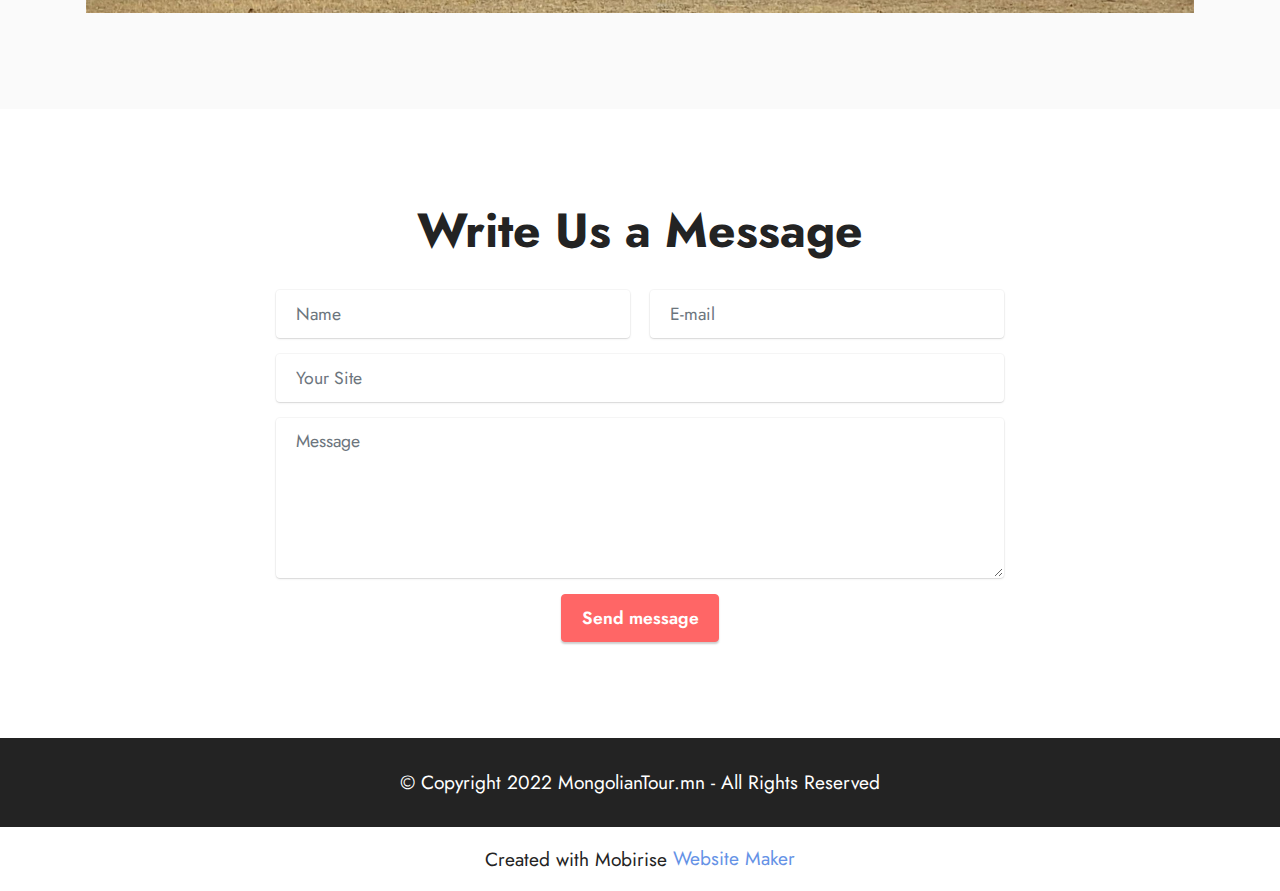
<file: page6.html>
<!DOCTYPE html>
<html  >
<head>
  <!-- Site made with Mobirise Website Builder v5.6.8, https://mobirise.com -->
  <meta charset="UTF-8">
  <meta http-equiv="X-UA-Compatible" content="IE=edge">
  <meta name="generator" content="Mobirise v5.6.8, mobirise.com">
  <meta name="twitter:card" content="summary_large_image"/>
  <meta name="twitter:image:src" content="">
  <meta property="og:image" content="">
  <meta name="twitter:title" content="photo">
  <meta name="viewport" content="width=device-width, initial-scale=1, minimum-scale=1">
  <link rel="shortcut icon" href="assets/images/55473413-1230471747129809-7263341351725432832-n-121x121.jpg" type="image/x-icon">
  <meta name="description" content="">
  
  
  <title>photo</title>
  <link rel="stylesheet" href="assets/web/assets/mobirise-icons2/mobirise2.css">
  <link rel="stylesheet" href="assets/bootstrap/css/bootstrap.min.css">
  <link rel="stylesheet" href="assets/bootstrap/css/bootstrap-grid.min.css">
  <link rel="stylesheet" href="assets/bootstrap/css/bootstrap-reboot.min.css">
  <link rel="stylesheet" href="assets/dropdown/css/style.css">
  <link rel="stylesheet" href="assets/socicon/css/styles.css">
  <link rel="stylesheet" href="assets/theme/css/style.css">
  <link rel="preload" href="https://fonts.googleapis.com/css?family=Jost:100,200,300,400,500,600,700,800,900,100i,200i,300i,400i,500i,600i,700i,800i,900i&display=swap" as="style" onload="this.onload=null;this.rel='stylesheet'">
  <noscript><link rel="stylesheet" href="https://fonts.googleapis.com/css?family=Jost:100,200,300,400,500,600,700,800,900,100i,200i,300i,400i,500i,600i,700i,800i,900i&display=swap"></noscript>
  <link rel="preload" as="style" href="assets/mobirise/css/mbr-additional.css"><link rel="stylesheet" href="assets/mobirise/css/mbr-additional.css" type="text/css">
  
  
  
  
</head>
<body>
  
  <section data-bs-version="5.1" class="menu menu1 cid-sFGMsvHDIa" once="menu" id="menu1-1">
    

    <nav class="navbar navbar-dropdown navbar-expand-lg">
        <div class="container">
            <div class="navbar-brand">
                
                <span class="navbar-caption-wrap"><a class="navbar-caption text-white text-primary display-7" href="http://www.mongoliantour.mn" target="_blank">MongolianTour.mn</a></span>
            </div>
            <button class="navbar-toggler" type="button" data-toggle="collapse" data-bs-toggle="collapse" data-target="#navbarSupportedContent" data-bs-target="#navbarSupportedContent" aria-controls="navbarNavAltMarkup" aria-expanded="false" aria-label="Toggle navigation">
                <div class="hamburger">
                    <span></span>
                    <span></span>
                    <span></span>
                    <span></span>
                </div>
            </button>
            <div class="collapse navbar-collapse" id="navbarSupportedContent">
                <ul class="navbar-nav nav-dropdown" data-app-modern-menu="true"><li class="nav-item"><a class="nav-link link text-white text-primary display-7" href="#top">Home</a></li><li class="nav-item"><a class="nav-link link text-white text-primary display-7" href="index.html#features12-6">About</a></li>
                    <li class="nav-item"><a class="nav-link link text-white text-primary display-7" href="index.html#features3-4">Photo</a></li>
                    <li class="nav-item"><a class="nav-link link text-white text-primary display-7" href="index.html#form5-d">Contacts</a>
                    </li></ul>
                
                <div class="navbar-buttons mbr-section-btn"><a class="btn btn-primary display-4" href="http://www.mongoliantour.mn">Read More</a></div>
            </div>
        </div>
    </nav>
</section>

<section data-bs-version="5.1" class="header1 cid-sFGMfPD7iT" id="header1-0">

    

    <div class="mbr-overlay" style="opacity: 0.7; background-color: rgb(255, 255, 255);"></div>

    <div class="container">
        <div class="row justify-content-center">
            <div class="col-12 col-lg-7">
                <h1 class="mbr-section-title mbr-fonts-style mb-3 display-1"><strong>MongolianTour.mn</strong></h1>
                
                <p class="mbr-text mbr-fonts-style display-7">A passport valid for at least 6 month is required. Visas are required for visitors from most foreign countries, so please check if your country is exempted from Mongolian visa or not. All visas are valid for 3 months from the date of issue. US Citizens do not need a visa for Mongolia. For other nationalities, we issue a visa invitation letter which you can use to obtain your visa on arrival at Genghis Khan (ULN) airport or land border crossings. If you have ANY questions about your visa status and requirements, contact our office early.<br></p>
                <div class="mbr-section-btn mt-3"><a class="btn btn-primary display-4" href="company.html">Read More</a> <a class="btn btn-secondary display-4" href="page2.html">Get Started</a></div>
            </div>
        </div>
    </div>
</section>

<section data-bs-version="5.1" class="features14 cid-sFGNHRkFsi" id="features15-5">

    
    
    <div class="container">
        <div class="row justify-content-center">
            <div class="card col-12 col-md-6 col-lg-4">
                <div class="card-wrapper">
                    <span class="mbr-iconfont m-auto mobi-mbri-user-2 mobi-mbri"></span>
                    <div class="card-box">
                        <h4 class="card-title mbr-fonts-style mb-2 display-5"><strong>When Should We Visit Mongolia?</strong></h4>
                        <h5 class="card-text mbr-fonts-style display-4"><div>Most Mongolia visitors come during the summer months, from mid-May to mid-September. The summer offers the widest range of tours and adventures for visitors along with temperatures that range from the mid-50s to the mid-80s, depending on what region of the country you visit. (Temperatures along the north and in the west are cooler than in the Gobi, which features the hottest summer temperatures.) Mongolia Travel during a “shoulder season” – early May to late September – to find better prices and more availability than during the middle of the summer. Winter ups the ante on only-in-Mongolia vacation experiences. Have you always dreamed of watching the camel festival? Wondered what it would be like to glide quietly across a snowy landscape by dog sled, or on skis? Winter is the perfect time to experience Mongolia as Mongolians do – and to take part in our favorite annual events. In February and March, a several range of festivals and celebrations combine with warmer weather and more daylight hours for perfect winter vacation conditions.</div></h5>
                    </div>
                </div>
            </div>
            <div class="card col-12 col-md-6 col-lg-4">
                <div class="card-wrapper">
                    <span class="mbr-iconfont m-auto mobi-mbri-users mobi-mbri"></span>
                    <div class="card-box">
                        <h4 class="card-title mbr-fonts-style mb-2 display-5"><strong>Ports of Entry</strong></h4>
                        <h5 class="card-text mbr-fonts-style display-4"><div>International flights arrive and depart from Chingis Khaan airport /Ulaanbaatar/. The train passes through the frontier posts of Sukhbaatar and Zamyn Uud. The passport must be valid for six months after the exit date from Mongolia. Newly arrived visitors must fill out a declaration form with the amount of money /unlimited / they are bringing in and declare any objects of value. This form must be kept until departure. Keep all receipts for expensive purchases, especially souvenirs. Antiques and fossils can be taken out of the country with a special certificate and receipt from an officially licensed dealer. Because of increased smuggling, bags are randomly searched at train stations and airports. The export of animal furs is subject to a special authorization.</div></h5>
                    </div>
                </div>
            </div>
            <div class="card col-12 col-md-6 col-lg-4">
                <div class="card-wrapper">
                    <span class="mbr-iconfont m-auto mobi-mbri-change-style mobi-mbri"></span>
                    <div class="card-box">
                        <h4 class="card-title mbr-fonts-style mb-2 display-5"><strong>When to travel</strong></h4>
                        <h5 class="card-text mbr-fonts-style display-4"><div>As one of the highest and most landlocked countries in the world, Mongolia us subject to extreme continental climate-with scorching hot summers and long sub-arctic winters. The average temperature in Ulaanbaatar is -25?C /-13F/ in winter and 16?C /60F/ in summer, although the capital can boast 260 sunny days per year. The summer travel season goes from May 15 to October 15. June is usually blistering hot and dries while August is cooler but wet. Most travelers come to Mongolia in mid July for the annual National Naadam Festival. September and October are very good months to see the Gobi. Spring /March to mid – May/ can be unpleasant. Snow may still cover the steppes and mountain passes, and where it is melting there is potential for flooding.</div></h5>
                    </div>

                </div>
            </div>
            
        </div>
    </div>
</section>

<section data-bs-version="5.1" class="features11 cid-sFGOTvnvck" id="features12-6">

    
    
    <div class="container">
        <div class="row align-items-center">
            <div class="col-12 col-lg">
                <div class="card-wrapper">
                    <div class="card-box">
                        <h4 class="card-title mbr-fonts-style mb-4 display-2">
                            <strong>About Mongolia</strong></h4>
                        <p class="mbr-text mbr-fonts-style mb-4 display-7">Climate: Continental, warm rainy summer and dry cold winter, Sharp seasonal fluctuations and variations, Great diurnal temperature changes,
<br>Average summer temperature: +20 C
<br>Average winter temperature: -24 C
<br>Average precipitation: 24.5 cm<br></p>
                        <div class="mbr-text mbr-fonts-style counter-container display-7">
                            <ul>
                                <li>Capital: Ulaanbaatar</li><li>Population: 3.4 million, almost half live in countryside areas</li><li>Government: Parliamentary with president elected every 4 years</li><li>Language: Mongolian</li><li>Main religion: Buddhist Lamaism
</li><li>Time: +8 hours to GMT</li><li>Territory: 1.564.116 sq km</li><li>Average altitude: 1580 m (highest peak in the Altai 4374m above sea level)</li><li>Terrain: Mountains (40% of the territory) and rolling plateaus with vast semi desert and desert plains in the center and desert zone in the south (Gobi)
</li><li><span style="font-size: 1.2rem;">Electric current: The standard voltage is 220 volts/50Hz. Sockets require a two – pin type plug or an adapter.</span><br></li><li>Communications: IDD is available in most hotels. Country code 976 and area code for Ulaanbaatar: 11. Internet cafes for 24H.
</li><li>Health: No specific requirements. Bring a basic medical kit and own medical supplies.</li>
                            </ul>
                        </div>
                        <div class="mbr-section-btn mb-4"><a class="btn btn-primary display-4" href="http://www.mongoliantour.mn">Read More</a> <a class="btn btn-secondary display-4" href="page2.html">Get Started</a></div>
                    </div>
                </div>
            </div>
            <div class="col-12 col-lg-6 md-pb">
                <div class="image-wrapper">
                    <img src="assets/images/74661740-722374368229857-3011727069064200192-n-1256x942.jpeg" alt="MongolianTour.mn">
                </div>
            </div>
        </div>
    </div>
</section>

<section data-bs-version="5.1" class="gallery4 mbr-gallery cid-sFGSX04rSl" id="gallery4-b">
    

    

    <div class="container-fluid">
        <div class="mbr-section-head">
            <h3 class="mbr-section-title mbr-fonts-style align-center m-0 display-2"><strong>Our Works</strong></h3>
            <h4 class="mbr-section-subtitle mbr-fonts-style align-center mb-0 mt-2 display-5">Our trips adventure by day, and camp outdoors by night, with an emphasis on active, experiential travel. At each of our destinations you will have the opportunity to customize you’re trip by choosing from world class outdoor activities. Hike on a glacier in West Mongolia, view steppe wildlife and river rafting, world class Taiman fishing and more- the choice is yours.
<div>
</div><div>Our trips offer an enriching and very economical adventure travel option in Mongolia and are outstanding value!</div></h4>
        </div>
        <div class="row mbr-gallery mt-4">
            <div class="col-12 col-md-6 col-lg-4 item gallery-image">
                <div class="item-wrapper" data-toggle="modal" data-bs-toggle="modal" data-target="#t5iX4fJVyc-modal" data-bs-target="#t5iX4fJVyc-modal">
                    <img class="w-100" src="assets/images/279406239-389968076472332-5904676932628749461-n-1185x889.jpeg" alt="MongolianTour.mn" data-slide-to="0" data-bs-slide-to="0" data-target="#lb-t5iX4fJVyc" data-bs-target="#lb-t5iX4fJVyc">
                    <div class="icon-wrapper">
                        <span class="mobi-mbri mobi-mbri-search mbr-iconfont mbr-iconfont-btn"></span>
                    </div>
                </div>
                
            </div>
            <div class="col-12 col-md-6 col-lg-4 item gallery-image">
                <div class="item-wrapper" data-toggle="modal" data-bs-toggle="modal" data-target="#t5iX4fJVyc-modal" data-bs-target="#t5iX4fJVyc-modal">
                    <img class="w-100" src="assets/images/73167287-1002100166819873-3786783170649653248-n-1185x889.jpeg" alt="MongolianTour.mn" data-slide-to="1" data-bs-slide-to="1" data-target="#lb-t5iX4fJVyc" data-bs-target="#lb-t5iX4fJVyc">
                    <div class="icon-wrapper">
                        <span class="mobi-mbri mobi-mbri-search mbr-iconfont mbr-iconfont-btn"></span>
                    </div>
                </div>
                
            </div>
            <div class="col-12 col-md-6 col-lg-4 item gallery-image">
                <div class="item-wrapper" data-toggle="modal" data-bs-toggle="modal" data-target="#t5iX4fJVyc-modal" data-bs-target="#t5iX4fJVyc-modal">
                    <img class="w-100" src="assets/images/70412547-878698652496336-9065094112515981312-n-1185x889.jpeg" alt="MongolianTour.mn" data-slide-to="2" data-bs-slide-to="2" data-target="#lb-t5iX4fJVyc" data-bs-target="#lb-t5iX4fJVyc">
                    <div class="icon-wrapper">
                        <span class="mobi-mbri mobi-mbri-search mbr-iconfont mbr-iconfont-btn"></span>
                    </div>
                </div>
                
            </div>
            <div class="col-12 col-md-6 col-lg-4 item gallery-image">
                <div class="item-wrapper" data-toggle="modal" data-bs-toggle="modal" data-target="#t5iX4fJVyc-modal" data-bs-target="#t5iX4fJVyc-modal">
                    <img class="w-100" src="assets/images/70403733-2299831103680465-842660037875728384-n-1185x889.jpeg" alt="MongolianTour.mn" data-slide-to="3" data-bs-slide-to="3" data-target="#lb-t5iX4fJVyc" data-bs-target="#lb-t5iX4fJVyc">
                    <div class="icon-wrapper">
                        <span class="mobi-mbri mobi-mbri-search mbr-iconfont mbr-iconfont-btn"></span>
                    </div>
                </div>
                
            </div><div class="col-12 col-md-6 col-lg-4 item gallery-image">
                <div class="item-wrapper" data-toggle="modal" data-bs-toggle="modal" data-target="#t5iX4fJVyc-modal" data-bs-target="#t5iX4fJVyc-modal">
                    <img class="w-100" src="assets/images/71381797-2190064981105600-1336777518266449920-n-1185x889.jpeg" alt="MongolianTour.mn" data-slide-to="4" data-bs-slide-to="4" data-target="#lb-t5iX4fJVyc" data-bs-target="#lb-t5iX4fJVyc">
                    <div class="icon-wrapper">
                        <span class="mobi-mbri mobi-mbri-search mbr-iconfont mbr-iconfont-btn"></span>
                    </div>
                </div>
                
            </div><div class="col-12 col-md-6 col-lg-4 item gallery-image">
                <div class="item-wrapper" data-toggle="modal" data-bs-toggle="modal" data-target="#t5iX4fJVyc-modal" data-bs-target="#t5iX4fJVyc-modal">
                    <img class="w-100" src="assets/images/72855801-514042822478405-2337658224271949824-n-1185x889.jpeg" alt="MongolianTour.mn" data-slide-to="5" data-bs-slide-to="5" data-target="#lb-t5iX4fJVyc" data-bs-target="#lb-t5iX4fJVyc">
                    <div class="icon-wrapper">
                        <span class="mobi-mbri mobi-mbri-search mbr-iconfont mbr-iconfont-btn"></span>
                    </div>
                </div>
                
            </div>
        </div>

        <div class="modal mbr-slider" tabindex="-1" role="dialog" aria-hidden="true" id="t5iX4fJVyc-modal">
            <div class="modal-dialog" role="document">
                <div class="modal-content">
                    <div class="modal-body">
                        <div class="carousel slide" id="lb-t5iX4fJVyc" data-interval="5000" data-bs-interval="5000">
                            <div class="carousel-inner">
                                <div class="carousel-item active">
                                    <img class="d-block w-100" src="assets/images/279406239-389968076472332-5904676932628749461-n-1185x889.jpeg" alt="Mobirise Website Builder">
                                </div>
                                <div class="carousel-item">
                                    <img class="d-block w-100" src="assets/images/73167287-1002100166819873-3786783170649653248-n-1185x889.jpeg" alt="Mobirise Website Builder">
                                </div>
                                <div class="carousel-item">
                                    <img class="d-block w-100" src="assets/images/70412547-878698652496336-9065094112515981312-n-1185x889.jpeg" alt="Mobirise Website Builder">
                                </div>
                                <div class="carousel-item">
                                    <img class="d-block w-100" src="assets/images/70403733-2299831103680465-842660037875728384-n-1185x889.jpeg" alt="Mobirise Website Builder">
                                </div><div class="carousel-item">
                                    <img class="d-block w-100" src="assets/images/71381797-2190064981105600-1336777518266449920-n-1185x889.jpeg" alt="Mobirise Website Builder">
                                </div><div class="carousel-item">
                                    <img class="d-block w-100" src="assets/images/72855801-514042822478405-2337658224271949824-n-1185x889.jpeg" alt="Mobirise Website Builder">
                                </div>
                            </div>
                            <ol class="carousel-indicators">
                                <li data-slide-to="0" data-bs-slide-to="0" class="active" data-target="#lb-t5iX4fJVyc" data-bs-target="#lb-t5iX4fJVyc"></li>
                                <li data-slide-to="1" data-bs-slide-to="1" data-target="#lb-t5iX4fJVyc" data-bs-target="#lb-t5iX4fJVyc"></li>
                                <li data-slide-to="2" data-bs-slide-to="2" data-target="#lb-t5iX4fJVyc" data-bs-target="#lb-t5iX4fJVyc"></li>
                                <li data-slide-to="3" data-bs-slide-to="3" data-target="#lb-t5iX4fJVyc" data-bs-target="#lb-t5iX4fJVyc"></li><li data-slide-to="4" data-bs-slide-to="4" data-target="#lb-t5iX4fJVyc" data-bs-target="#lb-t5iX4fJVyc"></li><li data-slide-to="5" data-bs-slide-to="5" data-target="#lb-t5iX4fJVyc" data-bs-target="#lb-t5iX4fJVyc"></li>
                            </ol>
                            <a role="button" href="" class="close" data-dismiss="modal" data-bs-dismiss="modal" aria-label="Close">
                            </a>
                            <a class="carousel-control-prev carousel-control" role="button" data-slide="prev" data-bs-slide="prev" href="#lb-t5iX4fJVyc">
                                <span class="mobi-mbri mobi-mbri-arrow-prev" aria-hidden="true"></span>
                                <span class="sr-only visually-hidden">Previous</span>
                            </a>
                            <a class="carousel-control-next carousel-control" role="button" data-slide="next" data-bs-slide="next" href="#lb-t5iX4fJVyc">
                                <span class="mobi-mbri mobi-mbri-arrow-next" aria-hidden="true"></span>
                                <span class="sr-only visually-hidden">Next</span>
                            </a>
                        </div>
                    </div>
                </div>
            </div>
        </div>
    </div>
</section>

<section data-bs-version="5.1" class="features3 cid-sFGNGNNW5A" id="features3-4">
    
    
    <div class="container">
        <div class="mbr-section-head">
            <h4 class="mbr-section-title mbr-fonts-style align-center mb-5 display-2"><strong>Photography Styles</strong></h4>
            
        </div>
        <div class="row mt-4">
            <div class="item features-image сol-12 col-md-6 col-lg-4">
                <div class="item-wrapper">
                    <div class="item-img">
                        <img src="assets/images/279288612-415907369947762-8574392653926568059-n-816x612.jpeg" alt="MongolianTour.mn">
                    </div>
                    <div class="item-content">
                        <h5 class="item-title mbr-fonts-style display-5"><strong>Portrait Photography</strong></h5>
                        
                        <p class="mbr-text mbr-fonts-style mt-3 display-7">Lorem ipsum dolor sit amet, consectetur adipiscing elit. Ut et lobortis lacus. Proin lorem sapien, fermentum id finibus.</p>
                    </div>
                    <div class="mbr-section-btn item-footer mt-2"><a href="" class="btn item-btn btn-secondary display-7" target="_blank">Learn More
                            &gt;</a></div>
                </div>
            </div>
            <div class="item features-image сol-12 col-md-6 col-lg-4">
                <div class="item-wrapper">
                    <div class="item-img">
                        <img src="assets/images/73341410-1686735944790327-8373693618690457600-n-816x612.jpeg" alt="MongolianTour.mn">
                    </div>
                    <div class="item-content">
                        <h5 class="item-title mbr-fonts-style display-5"><div><strong>Corporate Photography</strong></div></h5>
                        
                        <p class="mbr-text mbr-fonts-style mt-3 display-7">Lorem ipsum dolor sit amet, consectetur adipiscing elit. Ut et lobortis lacus. Proin lorem sapien, fermentum id finibus.</p>
                    </div>
                    <div class="mbr-section-btn item-footer mt-2"><a href="" class="btn item-btn btn-secondary display-7" target="_blank">Learn More
                            &gt;</a></div>
                </div>
            </div>
            <div class="item features-image сol-12 col-md-6 col-lg-4">
                <div class="item-wrapper">
                    <div class="item-img">
                        <img src="assets/images/75237399-2562688207388408-8507284960070074368-n-816x612.jpeg" alt="MongolianTour.mn">
                    </div>
                    <div class="item-content">
                        <h5 class="item-title mbr-fonts-style display-5"><div><strong>Art Photography</strong></div></h5>
                        
                        <p class="mbr-text mbr-fonts-style mt-3 display-7">Lorem ipsum dolor sit amet, consectetur adipiscing elit. Ut et lobortis lacus. Proin lorem sapien, fermentum id finibus.<br></p>
                    </div>
                    <div class="mbr-section-btn item-footer mt-2"><a href="" class="btn item-btn btn-secondary display-7" target="_blank">Learn More
                            &gt;</a></div>
                </div>
            </div>
        </div>
    </div>
</section>

<section data-bs-version="5.1" class="video1 cid-sFGThwwRWM" id="video1-e">
    
    
    <div class="align-center container">
        <div class="mbr-section-head">
            <h4 class="mbr-section-title mbr-fonts-style mb-0 display-2">
                <strong>Watch a Video</strong></h4>
            
        </div>
        <div class="row justify-content-center mt-4">
            <div class="col-12 col-lg-12">
                <div class="box">
                    <div class="mbr-media show-modal align-center" data-modal=".modalWindow">
                        <img src="assets/images/73472714-719087191939024-2581170783917178880-n-2048x1536.jpeg" alt="MongolianTour.mn">
                        <div class="icon-wrap">
                            <a class="text-primary" href="#"><span class="mbr-iconfont socicon-youtube socicon" style="color: rgb(237, 181, 191); fill: rgb(237, 181, 191);"></span></a>
                        </div>
                    </div>
                </div>
            </div>
        </div>
    </div>
    <div>
        <div class="modalWindow" style="display: none;">
            <div class="modalWindow-container">
                <div class="modalWindow-video-container">
                    <div class="modalWindow-video">
                        <iframe width="100%" height="100%" frameborder="0" allowfullscreen="1" data-src="https://www.youtube.com/watch?v=VA8PzkQa8d8"></iframe>
                    </div>
                    <a class="close" role="button" data-dismiss="modal" data-bs-dismiss="modal">
                        <span aria-hidden="true" class="mbr-iconfont mobi-mbri-close mobi-mbri closeModal"></span>
                        <span class="sr-only visually-hidden">Close</span>
                    </a>
                </div>
            </div>
        </div>
    </div>
</section>

<section data-bs-version="5.1" class="form5 cid-sFGTcFRqw0" id="form5-d">
    
    
    <div class="container">
        <div class="mbr-section-head">
            <h3 class="mbr-section-title mbr-fonts-style align-center mb-0 display-2">
                <strong>Write Us a Message</strong></h3>
            
        </div>
        <div class="row justify-content-center mt-4">
            <div class="col-lg-8 mx-auto mbr-form" data-form-type="formoid">
                <form action="https://mobirise.eu/" method="POST" class="mbr-form form-with-styler" data-form-title="Form Name"><input type="hidden" name="email" data-form-email="true" value="NC0URTLgvEekIAPwA8sxHwrjSYKBQMIq6f4XqNR96k1JDXChorWLQCYfQoNC0jVZUPCX8dGR1Wsh75PmUX77eQ2S2kMFkNF5iiosSyOVsA8kEz47lDcTNnNfGY1en5Qv">
                    <div class="row">
                        <div hidden="hidden" data-form-alert="" class="alert alert-success col-12">Thanks for filling out
                            the form!</div>
                        <div hidden="hidden" data-form-alert-danger="" class="alert alert-danger col-12">Oops...! some
                            problem!</div>
                    </div>
                    <div class="dragArea row">
                        <div class="col-md col-sm-12 form-group mb-3" data-for="name">
                            <input type="text" name="name" placeholder="Name" data-form-field="name" class="form-control" value="" id="name-form5-d">
                        </div>
                        <div class="col-md col-sm-12 form-group mb-3" data-for="email">
                            <input type="email" name="email" placeholder="E-mail" data-form-field="email" class="form-control" value="" id="email-form5-d">
                        </div>
                        <div class="col-12 form-group mb-3" data-for="url">
                            <input type="url" name="url" placeholder="Your Site" data-form-field="url" class="form-control" value="" id="url-form5-d">
                        </div>
                        <div class="col-12 form-group mb-3" data-for="textarea">
                            <textarea name="textarea" placeholder="Message" data-form-field="textarea" class="form-control" id="textarea-form5-d"></textarea>
                        </div>
                        <div class="col-lg-12 col-md-12 col-sm-12 align-center mbr-section-btn"><button type="submit" class="btn btn-secondary display-4">Send message</button></div>
                    </div>
                </form>
            </div>
        </div>
    </div>
</section>

<section data-bs-version="5.1" class="footer7 cid-sFGSOnwtIp" once="footers" id="footer7-8">

    

    

    <div class="container">
        <div class="media-container-row align-center mbr-white">
            <div class="col-12">
                <p class="mbr-text mb-0 mbr-fonts-style display-7">
                    © Copyright 2022 MongolianTour.mn - All Rights Reserved
                </p>
            </div>
        </div>
    </div>
</section><section class="display-7" style="padding: 0;align-items: center;justify-content: center;flex-wrap: wrap;    align-content: center;display: flex;position: relative;height: 4rem;"><a href="https://mobiri.se/2763403" style="flex: 1 1;height: 4rem;position: absolute;width: 100%;z-index: 1;"><img alt=" Free Website  Building Software" style="height: 4rem;" src="[data-uri]"></a><p style="margin: 0;text-align: center;" class="display-7">Created with Mobirise &#8204;</p><a style="z-index:1" href="https://mobirise.com/website-maker.html">Website Maker</a></section><script src="assets/bootstrap/js/bootstrap.bundle.min.js"></script>  <script src="assets/smoothscroll/smooth-scroll.js"></script>  <script src="assets/ytplayer/index.js"></script>  <script src="assets/dropdown/js/navbar-dropdown.js"></script>  <script src="assets/playervimeo/vimeo_player.js"></script>  <script src="assets/theme/js/script.js"></script>  <script src="assets/formoid/formoid.min.js"></script>  
  
  
</body>
</html>
</file>
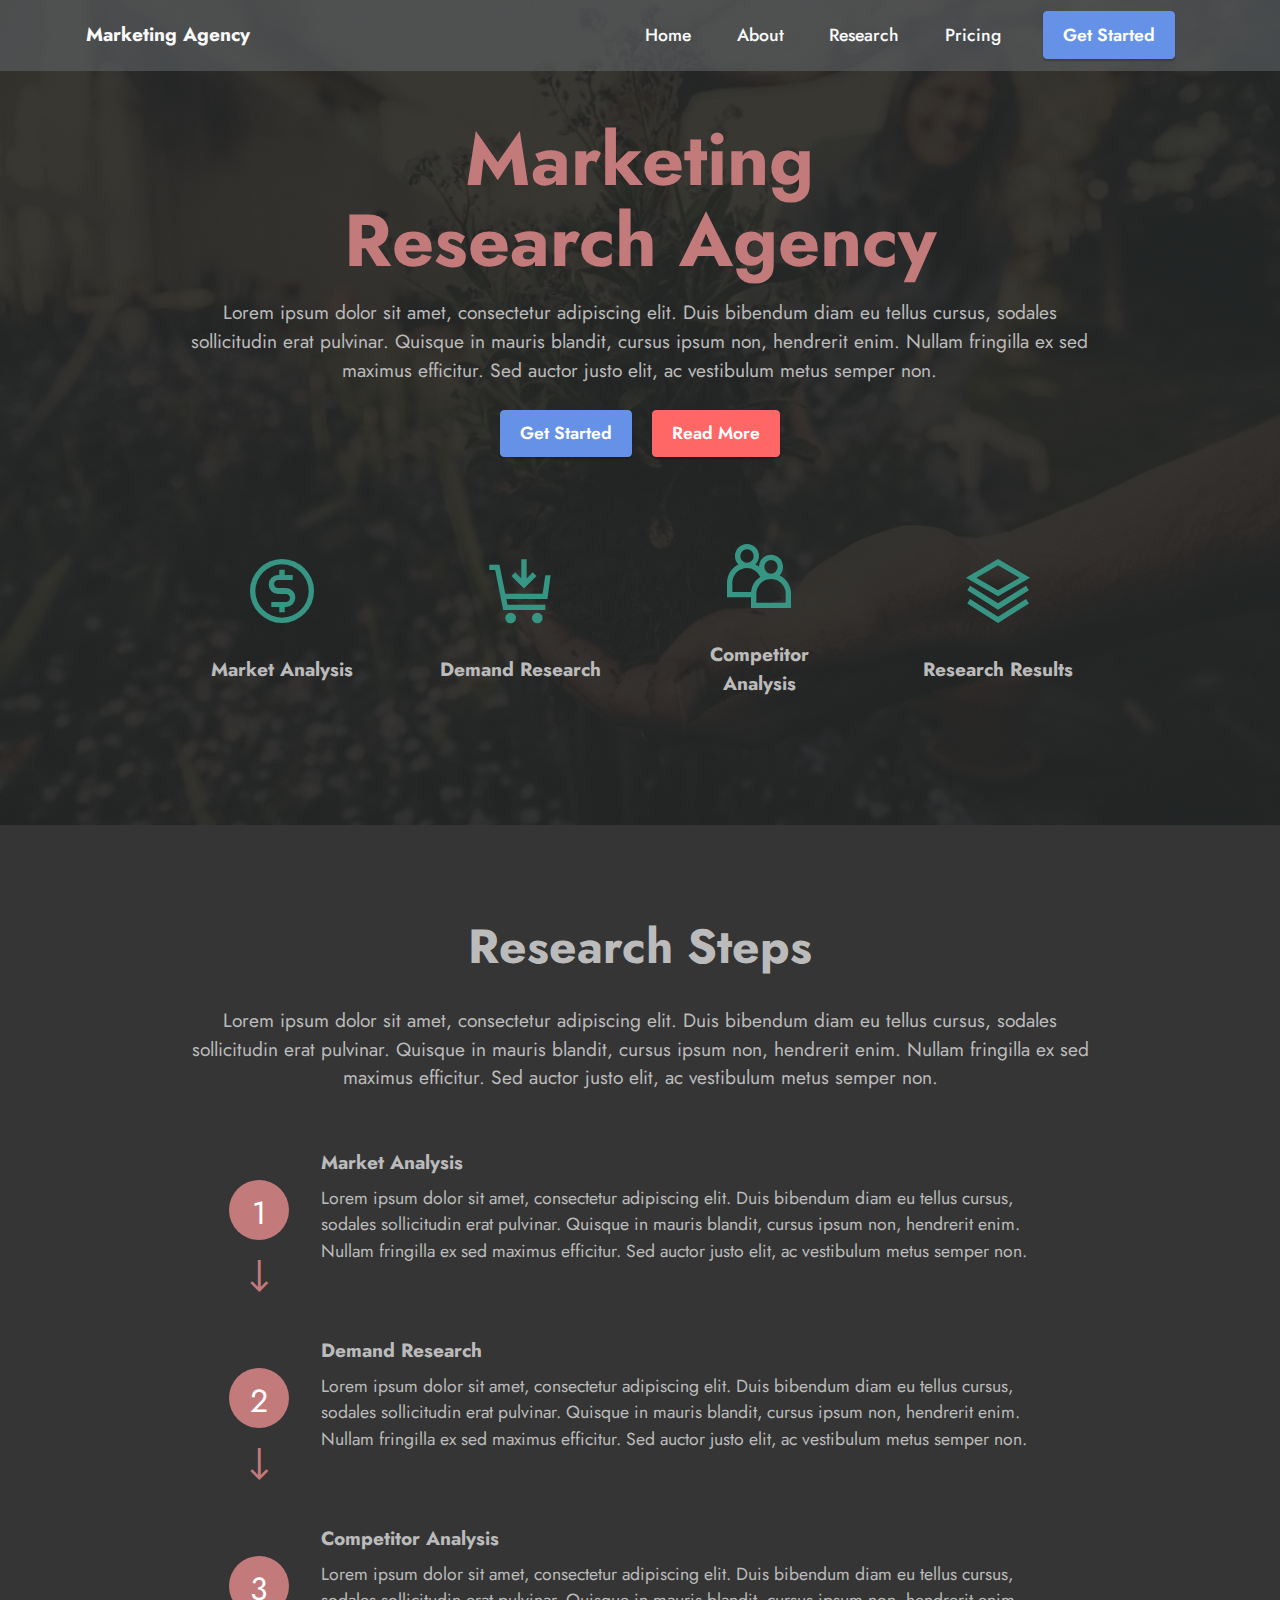
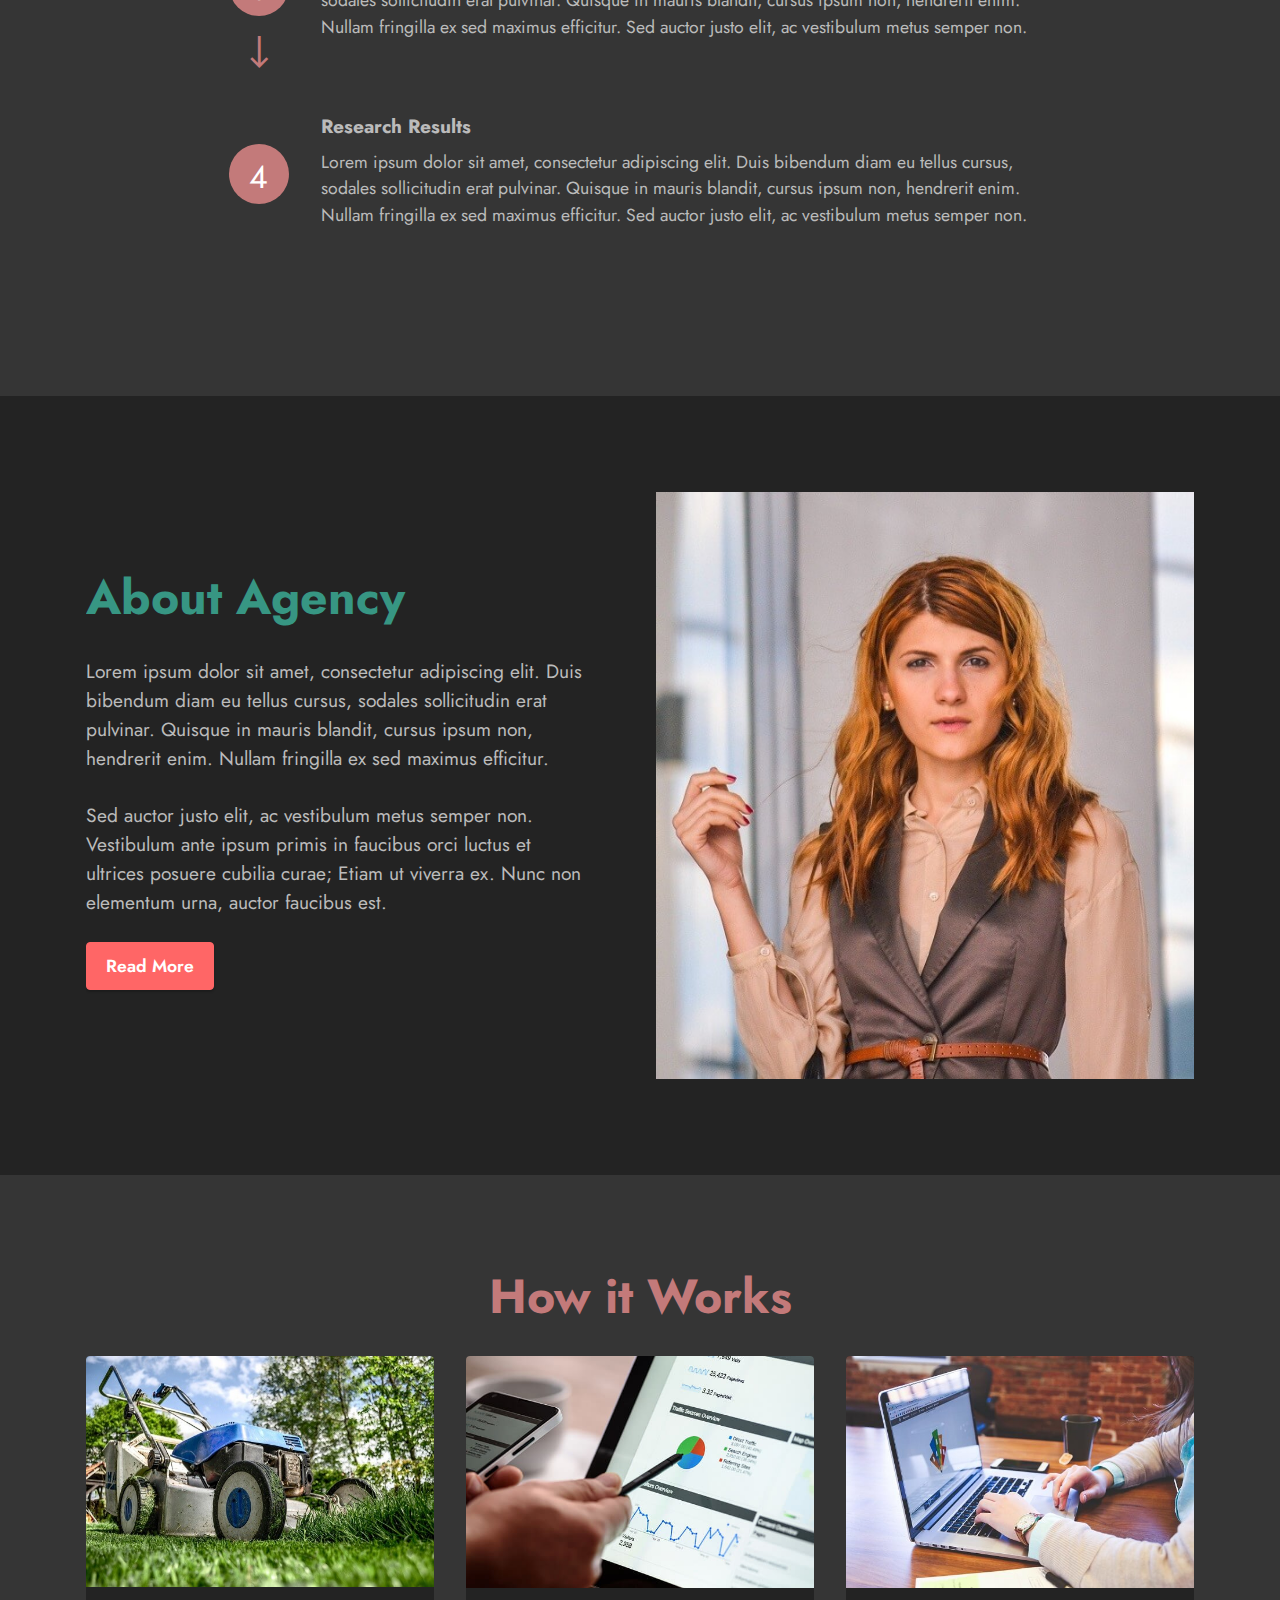
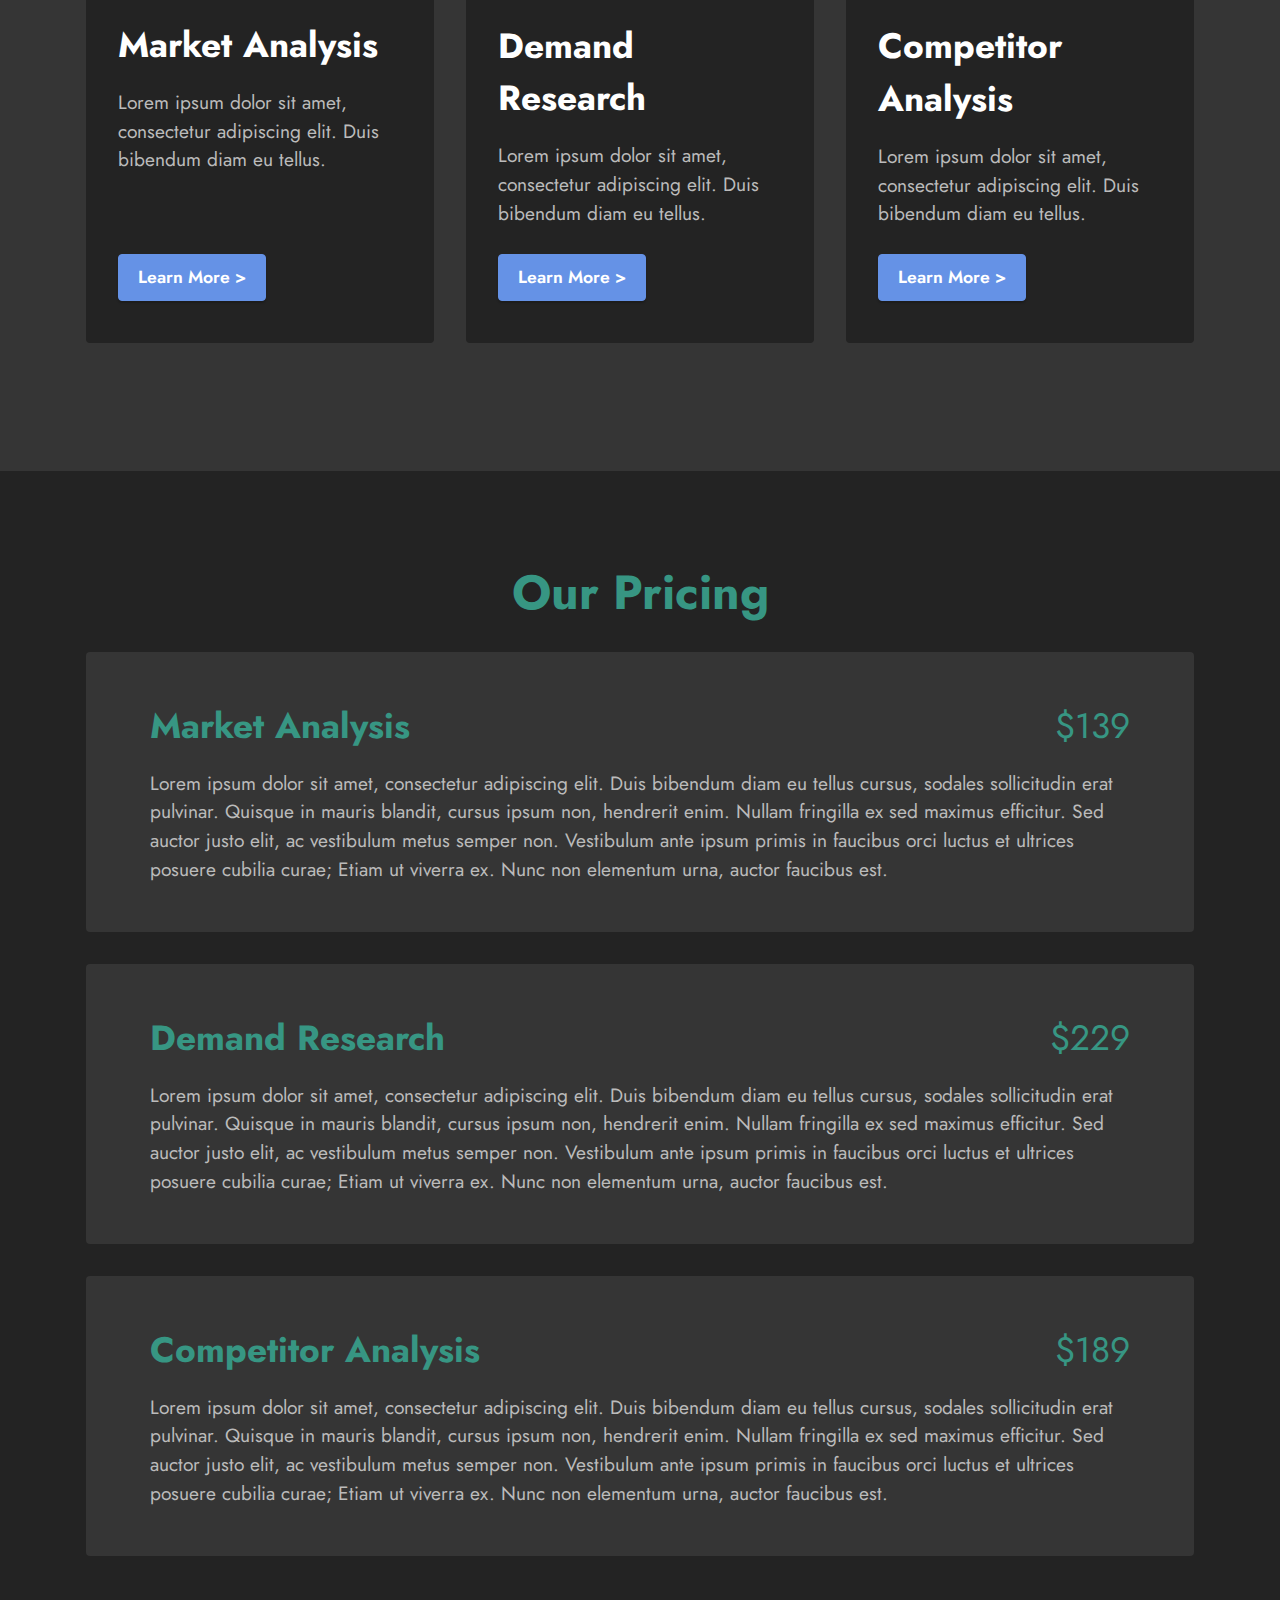
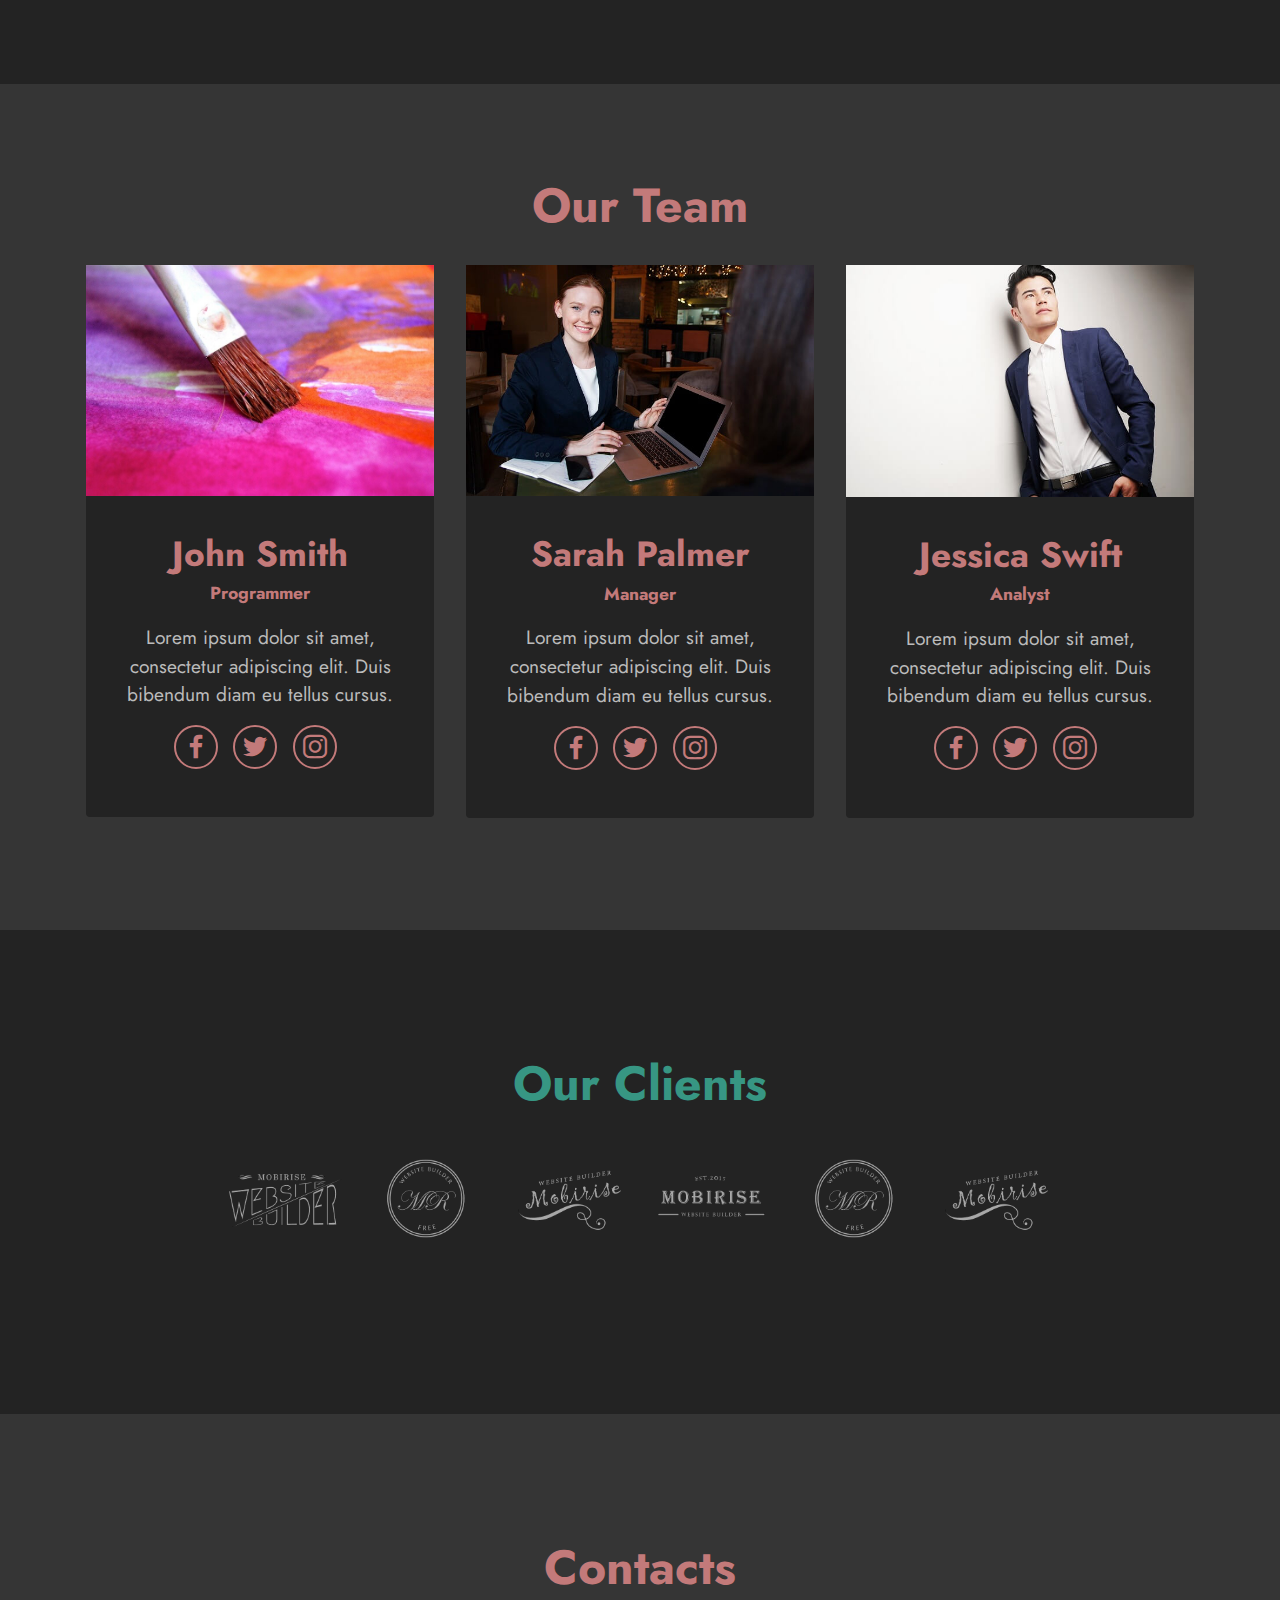
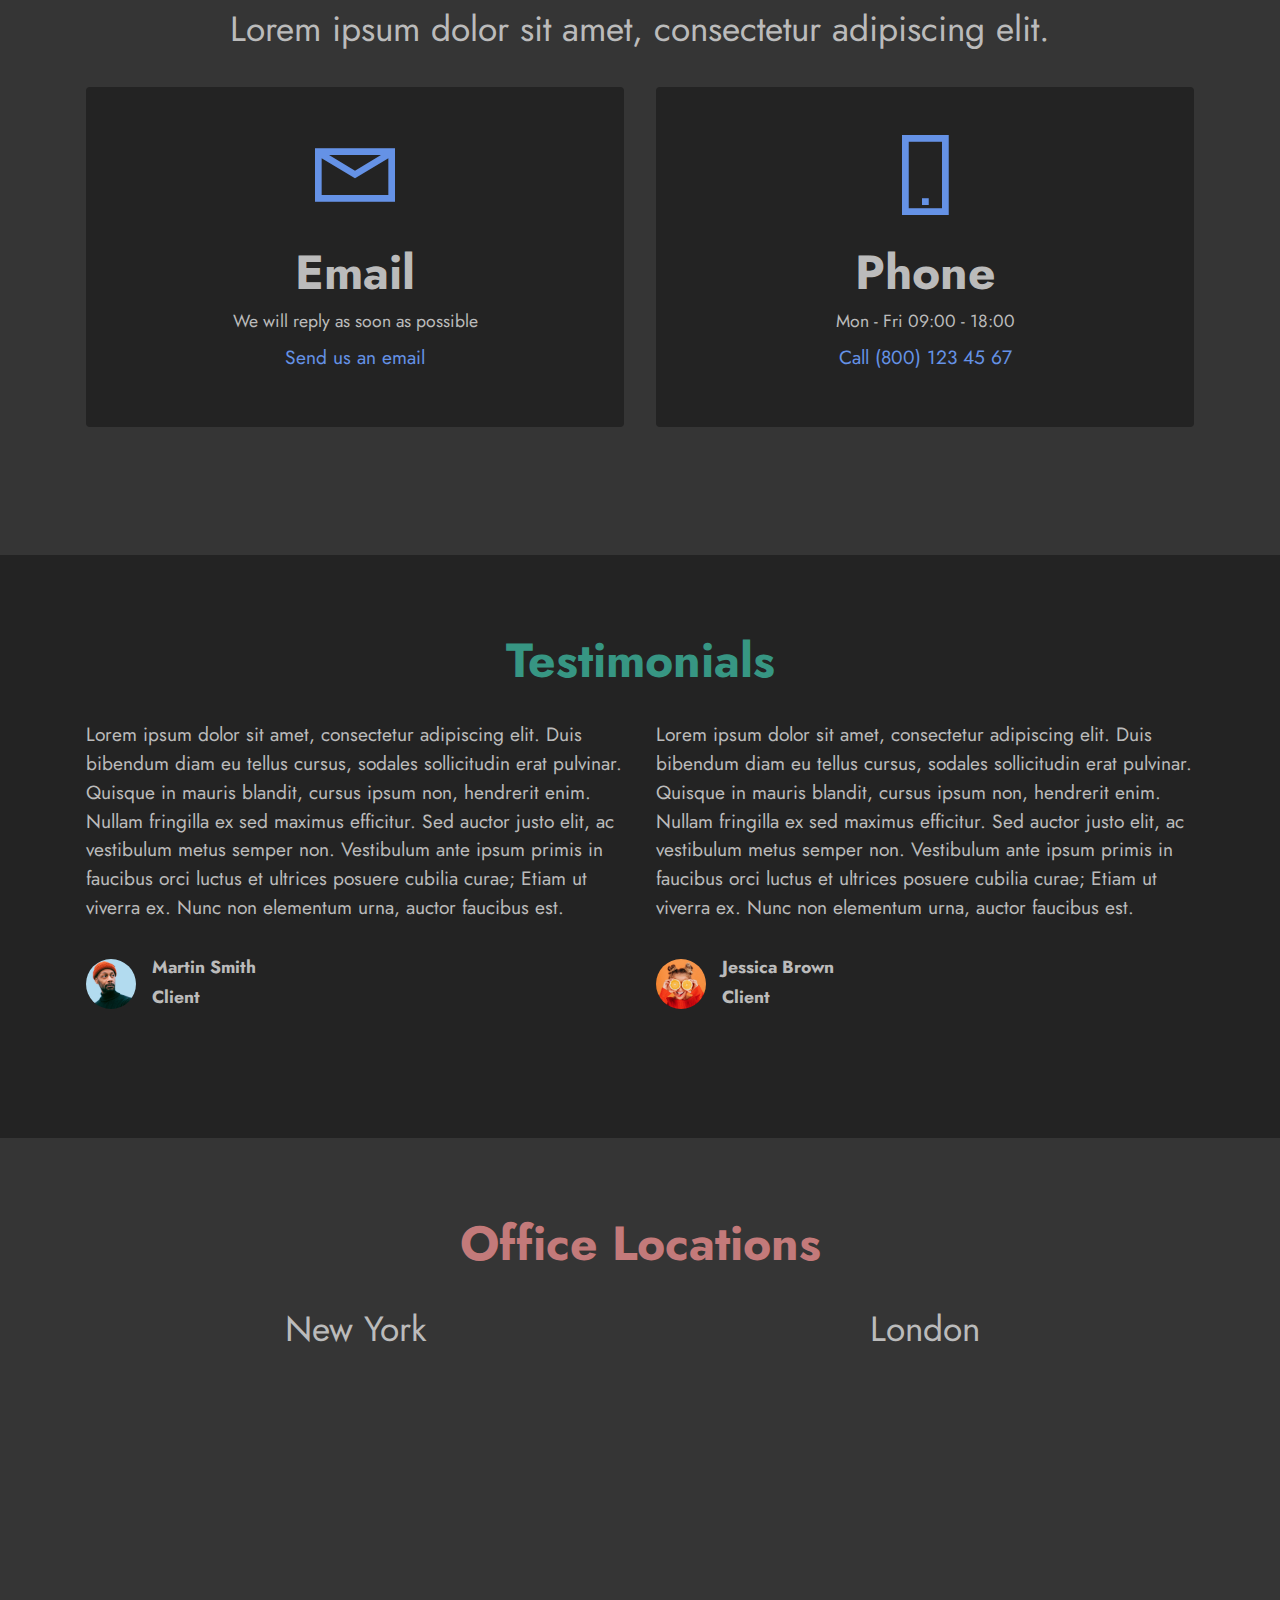
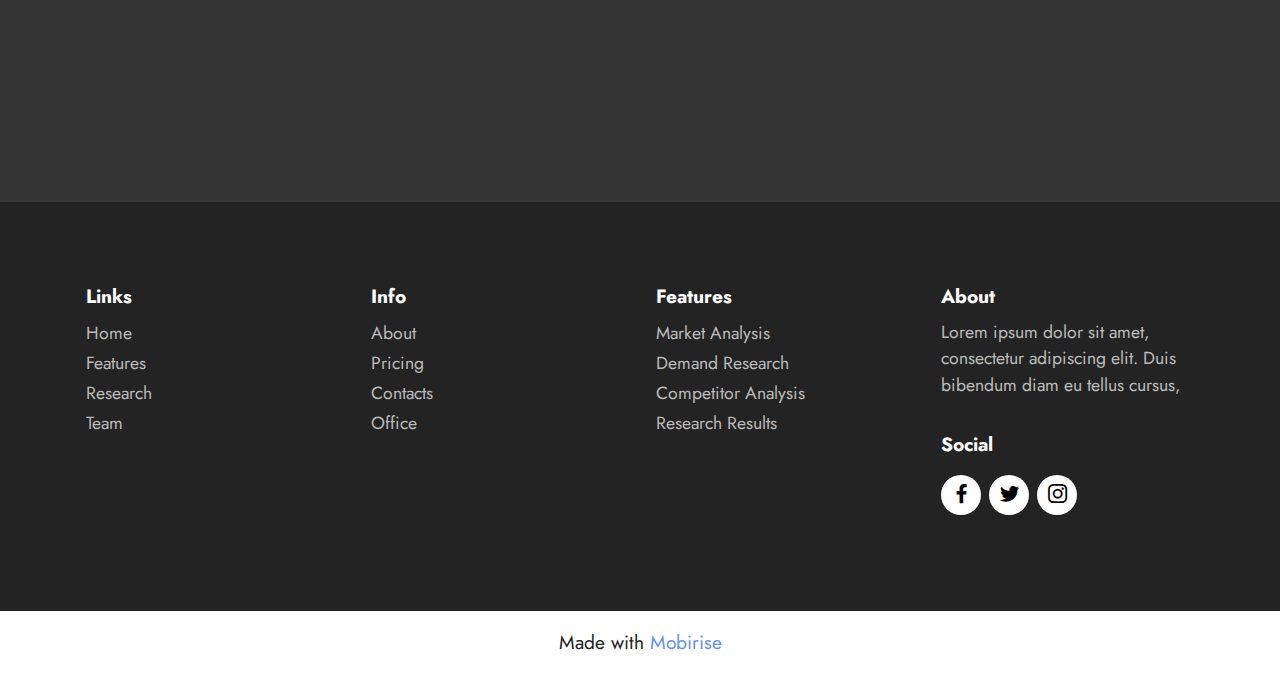
<file: plan.html>
<!DOCTYPE html>
<html  >
<head>
  <!-- Site made with Mobirise Website Builder v5.6.8, https://mobirise.com -->
  <meta charset="UTF-8">
  <meta http-equiv="X-UA-Compatible" content="IE=edge">
  <meta name="generator" content="Mobirise v5.6.8, mobirise.com">
  <meta name="twitter:card" content="summary_large_image"/>
  <meta name="twitter:image:src" content="">
  <meta property="og:image" content="">
  <meta name="twitter:title" content="Хөтөлбөр">
  <meta name="viewport" content="width=device-width, initial-scale=1, minimum-scale=1">
  <link rel="shortcut icon" href="assets/images/55473413-1230471747129809-7263341351725432832-n-121x121.jpg" type="image/x-icon">
  <meta name="description" content="Аялал жуулчлалын хөтөлбөрүүд ">
  
  
  <title>Хөтөлбөр</title>
  <link rel="stylesheet" href="assets/web/assets/mobirise-icons2/mobirise2.css">
  <link rel="stylesheet" href="assets/bootstrap/css/bootstrap.min.css">
  <link rel="stylesheet" href="assets/bootstrap/css/bootstrap-grid.min.css">
  <link rel="stylesheet" href="assets/bootstrap/css/bootstrap-reboot.min.css">
  <link rel="stylesheet" href="assets/dropdown/css/style.css">
  <link rel="stylesheet" href="assets/socicon/css/styles.css">
  <link rel="stylesheet" href="assets/theme/css/style.css">
  <link rel="preload" href="https://fonts.googleapis.com/css?family=Jost:100,200,300,400,500,600,700,800,900,100i,200i,300i,400i,500i,600i,700i,800i,900i&display=swap" as="style" onload="this.onload=null;this.rel='stylesheet'">
  <noscript><link rel="stylesheet" href="https://fonts.googleapis.com/css?family=Jost:100,200,300,400,500,600,700,800,900,100i,200i,300i,400i,500i,600i,700i,800i,900i&display=swap"></noscript>
  <link rel="preload" as="style" href="assets/mobirise/css/mbr-additional.css"><link rel="stylesheet" href="assets/mobirise/css/mbr-additional.css" type="text/css">
  
  
  
  
</head>
<body>
  
  <section data-bs-version="5.1" class="menu menu1 cid-sFGzlAXw3z" once="menu" id="menu1-2">
    

    <nav class="navbar navbar-dropdown navbar-expand-lg">
        <div class="container">
            <div class="navbar-brand">
                
                <span class="navbar-caption-wrap"><a class="navbar-caption text-white display-7" href="https://mobiri.se">Marketing Agency</a></span>
            </div>
            <button class="navbar-toggler" type="button" data-toggle="collapse" data-bs-toggle="collapse" data-target="#navbarSupportedContent" data-bs-target="#navbarSupportedContent" aria-controls="navbarNavAltMarkup" aria-expanded="false" aria-label="Toggle navigation">
                <div class="hamburger">
                    <span></span>
                    <span></span>
                    <span></span>
                    <span></span>
                </div>
            </button>
            <div class="collapse navbar-collapse" id="navbarSupportedContent">
                <ul class="navbar-nav nav-dropdown" data-app-modern-menu="true"><li class="nav-item"><a class="nav-link link text-white text-primary display-4" href="#top">Home</a></li><li class="nav-item"><a class="nav-link link text-white text-primary display-4" href="index.html#features19-a">
                            About</a></li>
                    <li class="nav-item"><a class="nav-link link text-white text-primary display-4" href="index.html#features20-4">Research</a></li>
                    <li class="nav-item"><a class="nav-link link text-white text-primary display-4" href="index.html#features10-5">Pricing</a>
                    </li></ul>
                
                <div class="navbar-buttons mbr-section-btn"><a class="btn btn-primary display-4" href="https://mobiri.se">Get Started</a></div>
            </div>
        </div>
    </nav>
</section>

<section data-bs-version="5.1" class="header19 cid-sFGzrhlvIh" id="header19-3">

    

    <div class="mbr-overlay" style="opacity: 0.9; background-color: rgb(35, 35, 35);">
    </div>

    <div class="container">
        <div class="media-container">
            <div class="col-md-12 col-lg-10 m-auto align-center">
                <h1 class="mbr-section-title mbr-white mbr-fonts-style mb-3 display-1"><strong>Marketing <br>Research Agency</strong></h1>
                <p class="mbr-text mbr-white mbr-fonts-style display-7">
                    Lorem ipsum dolor sit amet, consectetur adipiscing elit. Duis bibendum diam eu tellus cursus, sodales sollicitudin erat pulvinar. Quisque in mauris blandit, cursus ipsum non, hendrerit enim. Nullam fringilla ex sed maximus efficitur. Sed auctor justo elit, ac vestibulum metus semper non.</p>
                <div class="mbr-section-btn align-center"><a class="btn btn-primary display-4" href="https://mobiri.se/">Get Started</a> <a class="btn btn-secondary display-4" href="index.html#features19-a">Read More</a></div>

                <div class="row pt-5 justify-content-center">
                    <div class="col-12 col-md-6 col-lg-3">
                        <div class="card-wrapper">
                            <div class="card-box align-center">
                                <span class="mbr-iconfont mobi-mbri-cash mobi-mbri" style="color: rgb(55, 150, 131); fill: rgb(55, 150, 131);"></span>
                                <h4 class="card-title align-center mbr-black mbr-fonts-style display-7"><strong>Market Analysis</strong></h4>
                            </div>
                        </div>
                    </div>
                    <div class="col-12 col-md-6 col-lg-3">
                        <div class="card-wrapper">
                            <div class="card-box align-center">
                                <span class="mbr-iconfont mobi-mbri-cart-add mobi-mbri" style="color: rgb(55, 150, 131); fill: rgb(55, 150, 131);"></span>
                                <h4 class="card-title align-center mbr-black mbr-fonts-style display-7"><strong>Demand Research</strong></h4>
                            </div>
                        </div>
                    </div>
                    <div class="col-12 col-md-6 col-lg-3">
                        <div class="card-wrapper">
                            <div class="card-box align-center">
                                <span class="mbr-iconfont mobi-mbri-users mobi-mbri" style="color: rgb(55, 150, 131); fill: rgb(55, 150, 131);"></span>
                                <h4 class="card-title align-center mbr-black mbr-fonts-style display-7"><strong>Competitor Analysis</strong></h4>
                            </div>
                        </div>
                    </div>
                    <div class="col-12 col-md-6 col-lg-3">
                        <div class="card-wrapper">
                            <div class="card-box align-center">
                                <span class="mbr-iconfont mobi-mbri-layers mobi-mbri" style="color: rgb(55, 150, 131); fill: rgb(55, 150, 131);"></span>
                                <h4 class="card-title align-center mbr-black mbr-fonts-style display-7"><strong>Research Results</strong></h4>
                            </div>
                        </div>
                    </div>
                </div>
            </div>
        </div>
    </div>
</section>

<section data-bs-version="5.1" class="features19 cid-sFGBbGYuTc" id="features20-4">

    
    
    <div class="container">
        <div class="row justify-content-center">
            <div class="col-md-12 col-lg-10">
                <div class="card-wrapper pb-4">
                    <div class="card-box align-center">
                        <h4 class="card-title mbr-fonts-style mb-4 display-2">
                            <strong>Research Steps</strong>
                        </h4>
                        <p class="mbr-text mbr-fonts-style mb-4 display-7">
                            Lorem ipsum dolor sit amet, consectetur adipiscing elit. Duis bibendum diam eu tellus cursus, sodales sollicitudin erat pulvinar. Quisque in mauris blandit, cursus ipsum non, hendrerit enim. Nullam fringilla ex sed maximus efficitur. Sed auctor justo elit, ac vestibulum metus semper non.</p>
                        
                    </div>
                </div>
            </div>
            <div class="col-12 col-md-9">
                <div class="item mbr-flex">
                    <div class="icon-box">
                        <span class="step-number mbr-fonts-style display-5">1</span>
                    </div>
                    <div class="text-box">
                        <h4 class="icon-title card-title mbr-black mbr-fonts-style display-7"><strong>Market Analysis</strong></h4>
                        <h5 class="icon-text mbr-black mbr-fonts-style display-4">Lorem ipsum dolor sit amet, consectetur adipiscing elit. Duis bibendum diam eu tellus cursus, sodales sollicitudin erat pulvinar. Quisque in mauris blandit, cursus ipsum non, hendrerit enim. Nullam fringilla ex sed maximus efficitur. Sed auctor justo elit, ac vestibulum metus semper non.</h5>
                    </div>
                </div>
                <div class="item mbr-flex">
                    <div class="icon-box">
                        <span class="step-number mbr-fonts-style display-5">2</span>
                    </div>
                    <div class="text-box">
                        <h4 class="icon-title card-title mbr-black mbr-fonts-style display-7"><strong>Demand Research</strong></h4>
                        <h5 class="icon-text mbr-black mbr-fonts-style display-4">Lorem ipsum dolor sit amet, consectetur adipiscing elit. Duis bibendum diam eu tellus cursus, sodales sollicitudin erat pulvinar. Quisque in mauris blandit, cursus ipsum non, hendrerit enim. Nullam fringilla ex sed maximus efficitur. Sed auctor justo elit, ac vestibulum metus semper non.</h5>
                    </div>
                </div>
                <div class="item mbr-flex">
                    <div class="icon-box">
                        <span class="step-number mbr-fonts-style display-5">3</span>
                    </div>
                    <div class="text-box">
                        <h4 class="icon-title card-title mbr-black mbr-fonts-style display-7"><strong>Competitor Analysis</strong></h4>
                        <h5 class="icon-text mbr-black mbr-fonts-style display-4">Lorem ipsum dolor sit amet, consectetur adipiscing elit. Duis bibendum diam eu tellus cursus, sodales sollicitudin erat pulvinar. Quisque in mauris blandit, cursus ipsum non, hendrerit enim. Nullam fringilla ex sed maximus efficitur. Sed auctor justo elit, ac vestibulum metus semper non.</h5>
                    </div>
                </div>
                <div class="item mbr-flex last">
                    <div class="icon-box">
                        <span class="step-number mbr-fonts-style display-5">4</span>
                    </div>
                    <div class="text-box">
                        <h4 class="icon-title card-title mbr-black mbr-fonts-style display-7"><strong>Research Results</strong></h4>
                        <h5 class="icon-text mbr-black mbr-fonts-style display-4">Lorem ipsum dolor sit amet, consectetur adipiscing elit. Duis bibendum diam eu tellus cursus, sodales sollicitudin erat pulvinar. Quisque in mauris blandit, cursus ipsum non, hendrerit enim. Nullam fringilla ex sed maximus efficitur. Sed auctor justo elit, ac vestibulum metus semper non.</h5>
                    </div>
                </div>
                
                
                
                
                
                
            </div>
        </div>
    </div>
</section>

<section data-bs-version="5.1" class="features18 cid-sFGGxz3b6J" id="features19-a">

    

    
    <div class="container">
        <div class="row justify-content-center">
            <div class="card col-12 col-lg">
                <div class="card-wrapper">
                    <h6 class="card-title mbr-fonts-style mb-4 display-2"><strong>About Agency</strong></h6>
                    <p class="mbr-text mbr-fonts-style display-7">
                        Lorem ipsum dolor sit amet, consectetur adipiscing elit. Duis bibendum diam eu tellus cursus, sodales sollicitudin erat pulvinar. Quisque in mauris blandit, cursus ipsum non, hendrerit enim. Nullam fringilla ex sed maximus efficitur. <br><br>Sed auctor justo elit, ac vestibulum metus semper non. Vestibulum ante ipsum primis in faucibus orci luctus et ultrices posuere cubilia curae; Etiam ut viverra ex. Nunc non elementum urna, auctor faucibus est.</p>
                    <div class="mbr-section-btn"><a class="btn btn-secondary display-4" href="https://mobiri.se">Read More</a></div>
                </div>
            </div>
            <div class="col-12 col-lg-6">
                <div class="image-wrapper">
                    <img src="assets/images/mbr.jpeg" alt="Mobirise Website Builder">
                </div>
            </div>
        </div>
    </div>
</section>

<section data-bs-version="5.1" class="features3 cid-sFGGDvi61Z" id="features3-b">
    
    
    <div class="container">
        <div class="mbr-section-head">
            <h4 class="mbr-section-title mbr-fonts-style align-center mb-0 display-2">
                <strong>How it Works</strong></h4>
            
        </div>
        <div class="row mt-4">
            <div class="item features-image сol-12 col-md-6 col-lg-4">
                <div class="item-wrapper">
                    <div class="item-img">
                        <img src="assets/images/mbr-5.jpg" alt="Mobirise Website Builder">
                    </div>
                    <div class="item-content">
                        <h5 class="item-title mbr-fonts-style display-5"><strong>Market Analysis</strong></h5>
                        
                        <p class="mbr-text mbr-fonts-style mt-3 display-7">Lorem ipsum dolor sit amet, consectetur adipiscing elit. Duis bibendum diam eu tellus.</p>
                    </div>
                    <div class="mbr-section-btn item-footer mt-2"><a href="" class="btn btn-primary item-btn display-4" target="_blank">Learn More
                            &gt;</a></div>
                </div>
            </div>
            <div class="item features-image сol-12 col-md-6 col-lg-4">
                <div class="item-wrapper">
                    <div class="item-img">
                        <img src="assets/images/mbr-2.jpg" alt="Mobirise Website Builder">
                    </div>
                    <div class="item-content">
                        <h5 class="item-title mbr-fonts-style display-5"><strong>Demand Research</strong></h5>
                        
                        <p class="mbr-text mbr-fonts-style mt-3 display-7">Lorem ipsum dolor sit amet, consectetur adipiscing elit. Duis bibendum diam eu tellus.</p>
                    </div>
                    <div class="mbr-section-btn item-footer mt-2"><a href="" class="btn btn-primary item-btn display-4" target="_blank">Learn More
                            &gt;</a></div>
                </div>
            </div>
            <div class="item features-image сol-12 col-md-6 col-lg-4">
                <div class="item-wrapper">
                    <div class="item-img">
                        <img src="assets/images/mbr-1.jpg" alt="Mobirise Website Builder">
                    </div>
                    <div class="item-content">
                        <h5 class="item-title mbr-fonts-style display-5"><strong>Competitor Analysis</strong></h5>
                        
                        <p class="mbr-text mbr-fonts-style mt-3 display-7">Lorem ipsum dolor sit amet, consectetur adipiscing elit. Duis bibendum diam eu tellus.<br></p>
                    </div>
                    <div class="mbr-section-btn item-footer mt-2"><a href="" class="btn btn-primary item-btn display-4" target="_blank">Learn More
                            &gt;</a></div>
                </div>
            </div>
        </div>
    </div>
</section>

<section data-bs-version="5.1" class="features9 cid-sFGBGm1Q33" id="features10-5">
    <!---->
    
    
    <div class="container">
        <div class="mbr-section-head">
            <h3 class="mbr-section-title mbr-fonts-style mb-0 display-2">
                <strong>Our Pricing</strong></h3>
            
        </div>
        <div class="row mt-4">
            <div class="card col-12">
                <div class="card-wrapper">
                    <div class="top-line row">
                        <div class="col">
                            <h4 class="card-title mbr-fonts-style display-5"><strong>Market Analysis</strong></h4>
                        </div>
                        <div class="col-auto">
                            <p class="price mbr-fonts-style display-5">
                                $139</p>
                        </div>
                    </div>
                    <div class="bottom-line">
                        <p class="mbr-text mbr-fonts-style display-7">
                            Lorem ipsum dolor sit amet, consectetur adipiscing elit. Duis bibendum diam eu tellus cursus, sodales sollicitudin erat pulvinar. Quisque in mauris blandit, cursus ipsum non, hendrerit enim. Nullam fringilla ex sed maximus efficitur. Sed auctor justo elit, ac vestibulum metus semper non. Vestibulum ante ipsum primis in faucibus orci luctus et ultrices posuere cubilia curae; Etiam ut viverra ex. Nunc non elementum urna, auctor faucibus est.
                        </p>
                    </div>
                </div>
            </div>
            <div class="card col-12">
                <div class="card-wrapper">
                    <div class="top-line row">
                        <div class="col">
                            <h4 class="card-title mbr-fonts-style display-5"><strong>Demand Research</strong></h4>
                        </div>
                        <div class="col-auto">
                            <p class="price mbr-fonts-style display-5">
                                $229</p>
                        </div>
                    </div>
                    <div class="bottom-line">
                        <p class="mbr-text mbr-fonts-style display-7">
                            Lorem ipsum dolor sit amet, consectetur adipiscing elit. Duis bibendum diam eu tellus cursus, sodales sollicitudin erat pulvinar. Quisque in mauris blandit, cursus ipsum non, hendrerit enim. Nullam fringilla ex sed maximus efficitur. Sed auctor justo elit, ac vestibulum metus semper non. Vestibulum ante ipsum primis in faucibus orci luctus et ultrices posuere cubilia curae; Etiam ut viverra ex. Nunc non elementum urna, auctor faucibus est.
                        </p>
                    </div>
                </div>
            </div>
            <div class="card col-12">
                <div class="card-wrapper">
                    <div class="top-line row">
                        <div class="col">
                            <h4 class="card-title mbr-fonts-style display-5"><strong>Competitor Analysis</strong></h4>
                        </div>
                        <div class="col-auto">
                            <p class="price mbr-fonts-style display-5">
                                $189</p>
                        </div>
                    </div>
                    <div class="bottom-line">
                        <p class="mbr-text mbr-fonts-style display-7">Lorem ipsum dolor sit amet, consectetur adipiscing elit. Duis bibendum diam eu tellus cursus, sodales sollicitudin erat pulvinar. Quisque in mauris blandit, cursus ipsum non, hendrerit enim. Nullam fringilla ex sed maximus efficitur. Sed auctor justo elit, ac vestibulum metus semper non. Vestibulum ante ipsum primis in faucibus orci luctus et ultrices posuere cubilia curae; Etiam ut viverra ex. Nunc non elementum urna, auctor faucibus est.
                        </p>
                    </div>
                </div>
            </div>
            
            
            
            
            
            
            
            
            
        </div>
    </div>
</section>

<section data-bs-version="5.1" class="team1 cid-sFGGp6mJeM" id="team1-9">
    

    
    <div class="container">
        <div class="row justify-content-center">
            <div class="col-12">
                <h3 class="mbr-section-title mbr-fonts-style align-center mb-4 display-2">
                    <strong>Our Team</strong>
                </h3>
                
            </div>
            <div class="col-sm-6 col-lg-4">
                <div class="card-wrap">
                    <div class="image-wrap">
                        <img src="assets/images/mbr-6.jpg" alt="Mobirise Website Builder">
                    </div>
                    <div class="content-wrap">
                        <h5 class="mbr-section-title card-title mbr-fonts-style align-center m-0 display-5">
                            <strong>John Smith</strong>
                        </h5>
                        <h6 class="mbr-role mbr-fonts-style align-center mb-3 display-4">
                            <strong>Programmer</strong>
                        </h6>
                        <p class="card-text mbr-fonts-style align-center display-7">
                            Lorem ipsum dolor sit amet, consectetur adipiscing elit. Duis bibendum diam eu tellus cursus.</p>
                        <div class="social-row display-7">
                            <div class="soc-item">
                                <a href="https://www.facebook.com/Mobirise/" target="_blank">
                                    <span class="mbr-iconfont socicon socicon-facebook"></span>
                                </a>
                            </div>
                            <div class="soc-item">
                                <a href="https://twitter.com/mobirise" target="_blank">
                                    <span class="mbr-iconfont socicon socicon-twitter"></span>
                                </a>
                            </div>
                            <div class="soc-item">
                                <a href="https://instagram.com/mobirise" target="_blank">
                                    <span class="mbr-iconfont socicon socicon-instagram"></span>
                                </a>
                            </div>
                            
                            
                        </div>
                        
                    </div>
                </div>
            </div>

            <div class="col-sm-6 col-lg-4">
                <div class="card-wrap">
                    <div class="image-wrap">
                        <img src="assets/images/mbr-7.jpg" alt="Mobirise Website Builder">
                    </div>
                    <div class="content-wrap">
                        <h5 class="mbr-section-title card-title mbr-fonts-style align-center m-0 display-5">
                            <strong>Sarah Palmer</strong>
                        </h5>
                        <h6 class="mbr-role mbr-fonts-style align-center mb-3 display-4">
                            <strong>Manager</strong>
                        </h6>
                        <p class="card-text mbr-fonts-style align-center display-7">
                            Lorem ipsum dolor sit amet, consectetur adipiscing elit. Duis bibendum diam eu tellus cursus.
                        </p>
                        <div class="social-row display-7">
                            <div class="soc-item">
                                <a href="https://www.facebook.com/Mobirise/" target="_blank">
                                    <span class="mbr-iconfont socicon socicon-facebook"></span>
                                </a>
                            </div>
                            <div class="soc-item">
                                <a href="https://twitter.com/mobirise" target="_blank">
                                    <span class="mbr-iconfont socicon socicon-twitter"></span>
                                </a>
                            </div>
                            <div class="soc-item">
                                <a href="https://instagram.com/mobirise" target="_blank">
                                    <span class="mbr-iconfont socicon socicon-instagram"></span>
                                </a>
                            </div>
                            
                            
                        </div>
                        
                    </div>
                </div>
            </div>

            <div class="col-sm-6 col-lg-4">
                <div class="card-wrap">
                    <div class="image-wrap">
                        <img src="assets/images/mbr-8.jpg" alt="Mobirise Website Builder">
                    </div>
                    <div class="content-wrap">
                        <h5 class="mbr-section-title card-title mbr-fonts-style align-center m-0 display-5">
                            <strong>Jessica Swift</strong>
                        </h5>
                        <h6 class="mbr-role mbr-fonts-style align-center mb-3 display-4">
                            <strong>Analyst</strong>
                        </h6>
                        <p class="card-text mbr-fonts-style align-center display-7">
                            Lorem ipsum dolor sit amet, consectetur adipiscing elit. Duis bibendum diam eu tellus cursus.
                        </p>
                        <div class="social-row display-7">
                            <div class="soc-item">
                                <a href="https://www.facebook.com/Mobirise/" target="_blank">
                                    <span class="mbr-iconfont socicon socicon-facebook"></span>
                                </a>
                            </div>
                            <div class="soc-item">
                                <a href="https://twitter.com/mobirise" target="_blank">
                                    <span class="mbr-iconfont socicon socicon-twitter"></span>
                                </a>
                            </div>
                            <div class="soc-item">
                                <a href="https://instagram.com/mobirise" target="_blank">
                                    <span class="mbr-iconfont socicon socicon-instagram"></span>
                                </a>
                            </div>
                            
                            
                        </div>
                        
                    </div>
                </div>
            </div>

            
        </div>
    </div>
</section>

<section data-bs-version="5.1" class="clients1 cid-sFGFZiVtyo" id="clients1-8">
    
    <div class="images-container container">
        <div class="mbr-section-head">
            <h3 class="mbr-section-title mbr-fonts-style align-center mb-0 display-2">
                <strong>Our Clients</strong>
            </h3>
            
            
        </div>
        <div class="row justify-content-center mt-4">
            <div class="col-md-3 card">
                <img src="assets/images/1.png" alt="Mobirise Website Builder">
            </div>
            <div class="col-md-3 card">
                <img src="assets/images/2.png">
            </div>
            <div class="col-md-3 card">
                <img src="assets/images/3.png">
            </div>
            <div class="col-md-3 card">
                <img src="assets/images/4.png" alt="Mobirise Website Builder">
            </div>
            <div class="col-md-3 card">
                <img src="assets/images/2.png" alt="Mobirise Website Builder">
            </div>
            <div class="col-md-3 card">
                <img src="assets/images/3.png" alt="Mobirise Website Builder">
            </div>
            
            
        </div>
    </div>
</section>

<section data-bs-version="5.1" class="contacts1 cid-sFGJrLtt3K" id="contacts1-c">

    

    
    <div class="container">
        <div class="mbr-section-head">
            <h3 class="mbr-section-title mbr-fonts-style align-center mb-0 display-2">
                <strong>Contacts</strong>
            </h3>
            <h4 class="mbr-section-subtitle mbr-fonts-style align-center mb-0 mt-2 display-5">Lorem ipsum dolor sit amet, consectetur adipiscing elit.</h4>
        </div>
        <div class="row justify-content-center mt-4">
            <div class="card col-12 col-lg-6">
                <div class="card-wrapper">
                    <div class="card-box align-center">
                        <div class="image-wrapper">
                            <span class="mbr-iconfont mobi-mbri-letter mobi-mbri"></span>
                        </div>
                        <h4 class="card-title mbr-fonts-style mb-2 display-2">
                            <strong>Email</strong>
                        </h4>
                        <p class="mbr-text mbr-fonts-style mb-2 display-4">
                            We will reply as soon as possible</p>
                        <h5 class="link mbr-fonts-style display-7"><a href="mailto:info@site.com" class="text-primary">Send us an
                                email</a>
                        </h5>
                    </div>
                </div>
            </div>
            <div class="card col-12 col-lg-6">
                <div class="card-wrapper">
                    <div class="card-box align-center">
                        <div class="image-wrapper">
                            <span class="mbr-iconfont mobi-mbri-mobile-2 mobi-mbri"></span>
                        </div>
                        <h4 class="card-title mbr-fonts-style align-center mb-2 display-2">
                            <strong>Phone</strong>
                        </h4>
                        <p class="mbr-text mbr-fonts-style mb-2 display-4">
                            Mon - Fri 09:00 - 18:00</p>
                        <h5 class="link mbr-black mbr-fonts-style display-7">
                            <a href="tel:+12345678910" class="text-primary">Call (800) 123 45 67</a>
                        </h5>
                    </div>
                </div>
            </div>
        </div>
    </div>
</section>

<section data-bs-version="5.1" class="testimonials2 cid-sFGJsyrALx" id="testimonials2-d">
    
    
    <div class="container">
        <h3 class="mbr-section-title mbr-fonts-style align-center mb-4 display-2">
            <strong>Testimonials</strong>
        </h3>
        <div class="row justify-content-center">
            <div class="card col-12 col-md-6">
                <p class="mbr-text mbr-fonts-style mb-4 display-7">Lorem ipsum dolor sit amet, consectetur adipiscing elit. Duis bibendum diam eu tellus cursus, sodales sollicitudin erat pulvinar. Quisque in mauris blandit, cursus ipsum non, hendrerit enim. Nullam fringilla ex sed maximus efficitur. Sed auctor justo elit, ac vestibulum metus semper non. Vestibulum ante ipsum primis in faucibus orci luctus et ultrices posuere cubilia curae; Etiam ut viverra ex. Nunc non elementum urna, auctor faucibus est.</p>
                <div class="d-flex mb-md-0 mb-4">
                    <div class="image-wrapper">
                        <img src="assets/images/team1.jpg" alt="Mobirise Website Builder">
                    </div>
                    <div class="text-wrapper">
                        <p class="name mbr-fonts-style mb-1 display-4">
                            <strong>Martin Smith</strong>
                        </p>
                        <p class="position mbr-fonts-style display-4">
                            <strong>Client</strong>
                        </p>
                    </div>
                </div>
            </div>
            <div class="card col-12 col-md-6">
                <p class="mbr-text mbr-fonts-style mb-4 display-7">Lorem ipsum dolor sit amet, consectetur adipiscing elit. Duis bibendum diam eu tellus cursus, sodales sollicitudin erat pulvinar. Quisque in mauris blandit, cursus ipsum non, hendrerit enim. Nullam fringilla ex sed maximus efficitur. Sed auctor justo elit, ac vestibulum metus semper non. Vestibulum ante ipsum primis in faucibus orci luctus et ultrices posuere cubilia curae; Etiam ut viverra ex. Nunc non elementum urna, auctor faucibus est.</p>
                <div class="d-flex mb-md-0 mb-4">
                    <div class="image-wrapper">
                        <img src="assets/images/team2.jpg" alt="Mobirise Website Builder">
                    </div>
                    <div class="text-wrapper">
                        <p class="name mbr-fonts-style mb-1 display-4">
                            <strong>Jessica Brown</strong>
                        </p>
                        <p class="position mbr-fonts-style display-4">
                            <strong>Client</strong>
                        </p>
                    </div>
                </div>
            </div>
        </div>
    </div>
</section>

<section data-bs-version="5.1" class="map3 cid-sFGDeCn4OW" id="map3-6">
    
    
    
    

    <div class="container">
        <div class="row">
            <div class="col-12">
                <h3 class="mbr-section-title mb-4 align-center mbr-fonts-style display-2"><strong>Office Locations</strong></h3>
            </div>
            <div class="col-12 col-lg-6">
                <h4 class="mbr-section-subtitle mb-3 align-center mbr-fonts-style display-5">New York</h4>
                <div class="google-map"><iframe frameborder="0" style="border:0" src="https://www.google.com/maps/embed/v1/place?key=AIzaSyCNveGQ9bfpKFwWzQLLftrR9hNiHwdqQG8&amp;q=360 5th Ave, New York, NY 10118" allowfullscreen=""></iframe></div>
            </div>
            <div class="col-12 col-lg-6">
                <h4 class="mbr-section-subtitle mb-3 mt-5 mt-lg-0 align-center mbr-fonts-style display-5">London</h4>
                <div class="google-map"><iframe frameborder="0" style="border:0" src="https://www.google.com/maps/embed/v1/place?key=AIzaSyDk89J4FSunMF33ruMVWJaJht_Ro0kvoXs&amp;q=4-5 Chicheley St, South Bank, London SE1 7" allowfullscreen=""></iframe></div>
            </div>
        </div>
    </div>
</section>

<section data-bs-version="5.1" class="footer1 cid-sFGDg6hy8z" once="footers" id="footer1-7">

    
    
    <div class="container">
        <div class="row mbr-white">
            <div class="col-12 col-md-6 col-lg-3">
                <h5 class="mbr-section-subtitle mbr-fonts-style mb-2 display-7">
                    <strong>Links</strong></h5>
                <ul class="list mbr-fonts-style display-4">
                    <li class="mbr-text item-wrap">Home</li><li class="mbr-text item-wrap">Features</li><li class="mbr-text item-wrap">Research</li><li class="mbr-text item-wrap">Team</li>
                </ul>
            </div>
            <div class="col-12 col-md-6 col-lg-3">
                <h5 class="mbr-section-subtitle mbr-fonts-style mb-2 display-7">
                    <strong>Info</strong></h5>
                <ul class="list mbr-fonts-style display-4">

                    <li class="mbr-text item-wrap">About</li><li class="mbr-text item-wrap">Pricing</li><li class="mbr-text item-wrap">Contacts</li><li class="mbr-text item-wrap">Office</li>
                </ul>
            </div>
            <div class="col-12 col-md-6 col-lg-3">
                <h5 class="mbr-section-subtitle mbr-fonts-style mb-2 display-7">
                    <strong>Features</strong></h5>
                <ul class="list mbr-fonts-style display-4">
                    <li class="mbr-text item-wrap">Market Analysis
</li><li class="mbr-text item-wrap">Demand Research
</li><li class="mbr-text item-wrap">Competitor Analysis
</li><li class="mbr-text item-wrap">Research Results
</li><li class="mbr-text item-wrap"><br></li>
                </ul>
            </div>
            <div class="col-12 col-md-6 col-lg-3">
                <h5 class="mbr-section-subtitle mbr-fonts-style mb-2 display-7">
                    <strong>About</strong>
                </h5>
                <p class="mbr-text mbr-fonts-style mb-4 display-4">
                    Lorem ipsum dolor sit amet, consectetur adipiscing elit. Duis bibendum diam eu tellus cursus,</p>
                <h5 class="mbr-section-subtitle mbr-fonts-style mb-3 display-7">
                    <strong>Social</strong>
                </h5>
                <div class="social-row display-7">
                    <div class="soc-item">
                        <a href="https://twitter.com/mobirise" target="_blank">
                            <span class="mbr-iconfont socicon socicon-facebook"></span>
                        </a>
                    </div>
                    <div class="soc-item">
                        <a href="https://twitter.com/mobirise" target="_blank">
                            <span class="mbr-iconfont socicon socicon-twitter"></span>
                        </a>
                    </div>
                    <div class="soc-item">
                        <a href="https://twitter.com/mobirise" target="_blank">
                            <span class="mbr-iconfont socicon socicon-instagram"></span>
                        </a>
                    </div>
                    
                </div>
            </div>
            
        </div>
    </div>
</section><section class="display-7" style="padding: 0;align-items: center;justify-content: center;flex-wrap: wrap;    align-content: center;display: flex;position: relative;height: 4rem;"><a href="https://mobiri.se/" style="flex: 1 1;height: 4rem;position: absolute;width: 100%;z-index: 1;"><img alt=" Free Web Site  Creation Software" style="height: 4rem;" src="[data-uri]"></a><p style="margin: 0;text-align: center;" class="display-7">Made with &#8204;</p><a style="z-index:1" href="https://mobirise.com">Mobirise </a></section><script src="assets/bootstrap/js/bootstrap.bundle.min.js"></script>  <script src="assets/smoothscroll/smooth-scroll.js"></script>  <script src="assets/ytplayer/index.js"></script>  <script src="assets/dropdown/js/navbar-dropdown.js"></script>  <script src="assets/vimeoplayer/player.js"></script>  <script src="assets/theme/js/script.js"></script>  
  
  
</body>
</html>
</file>
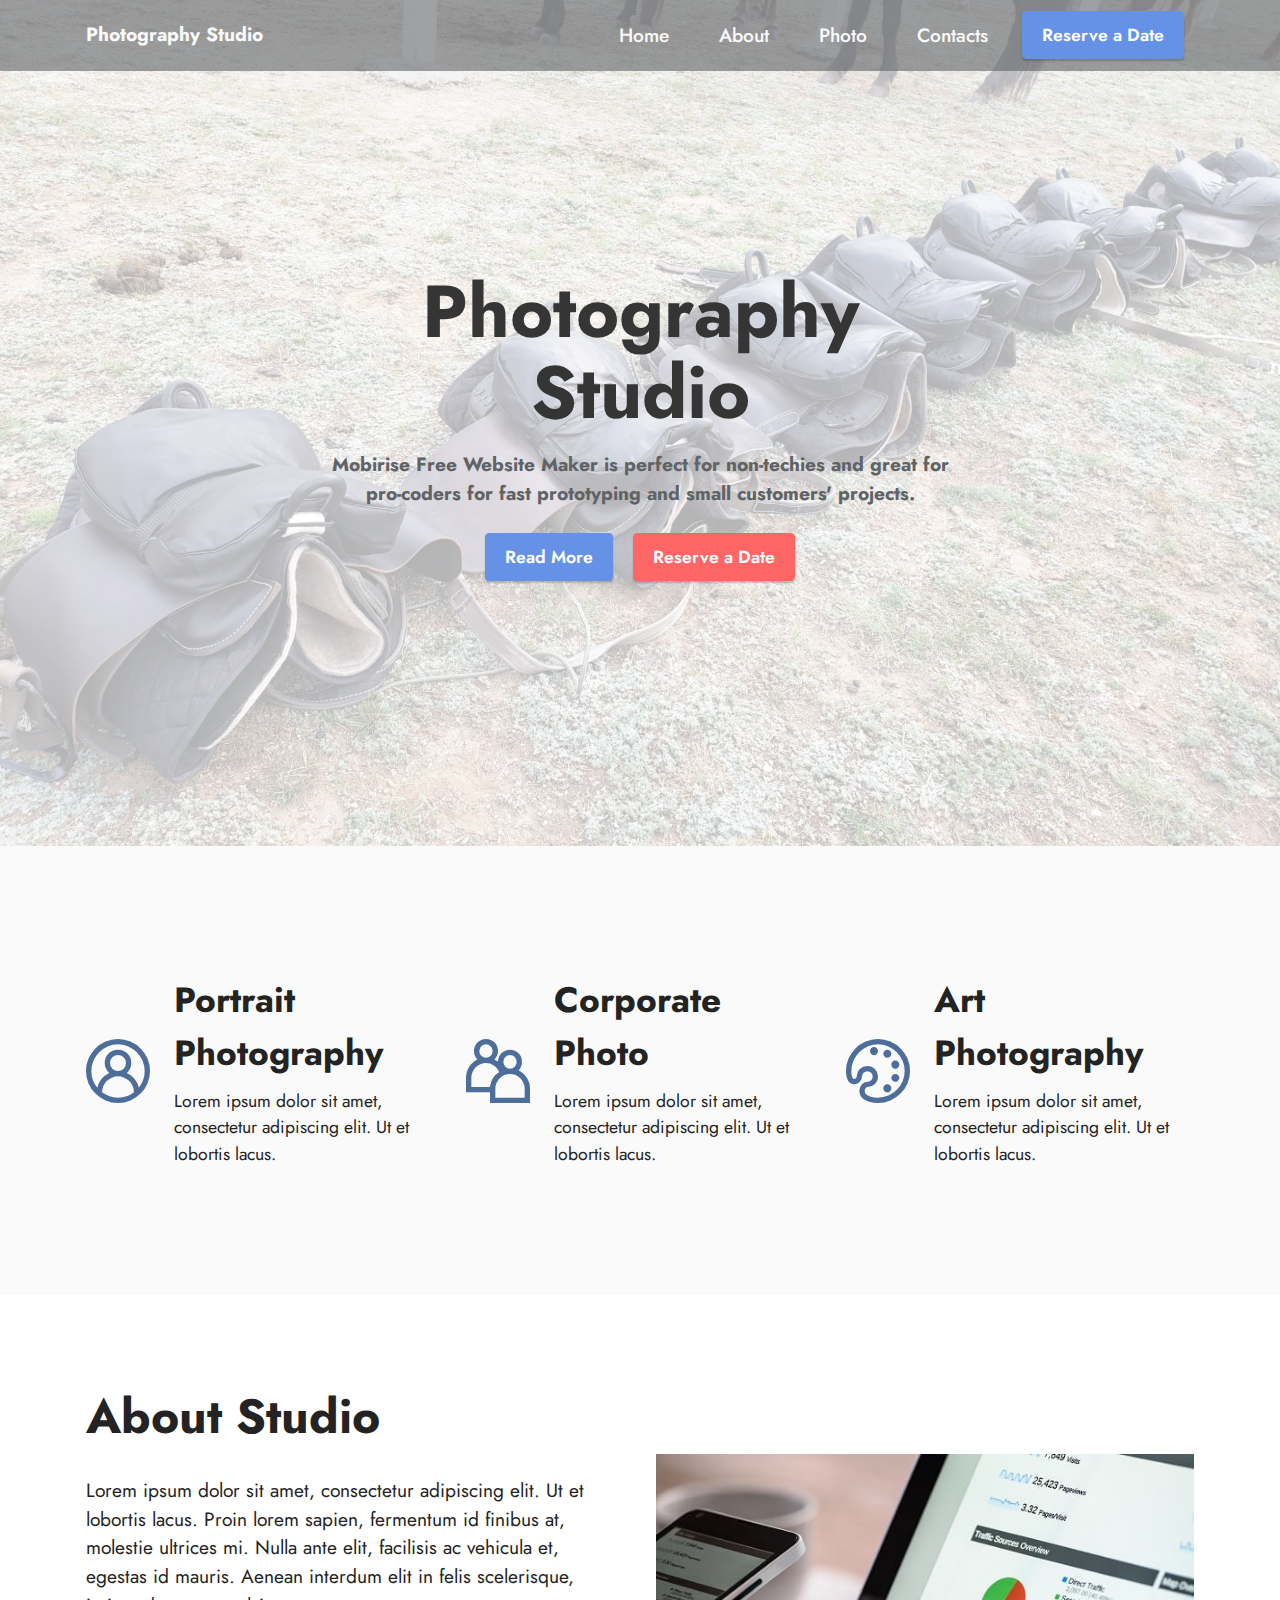
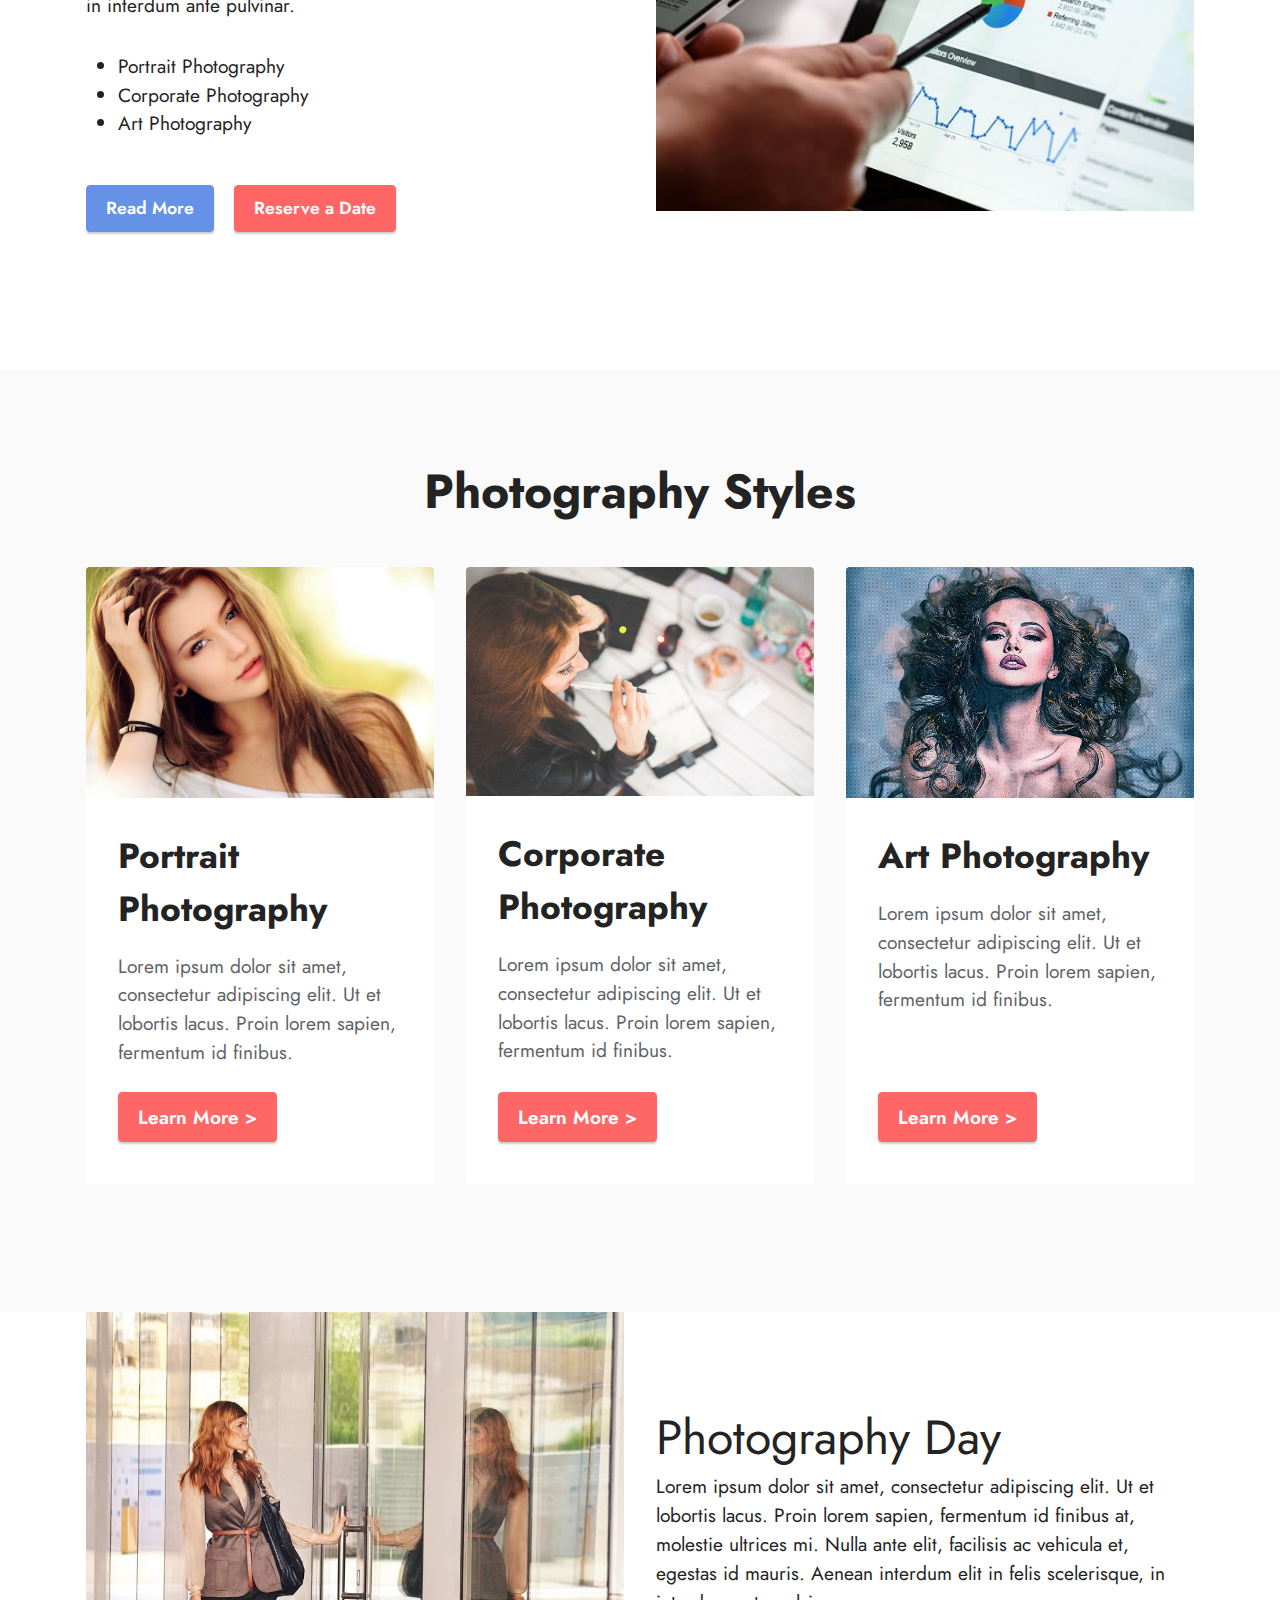
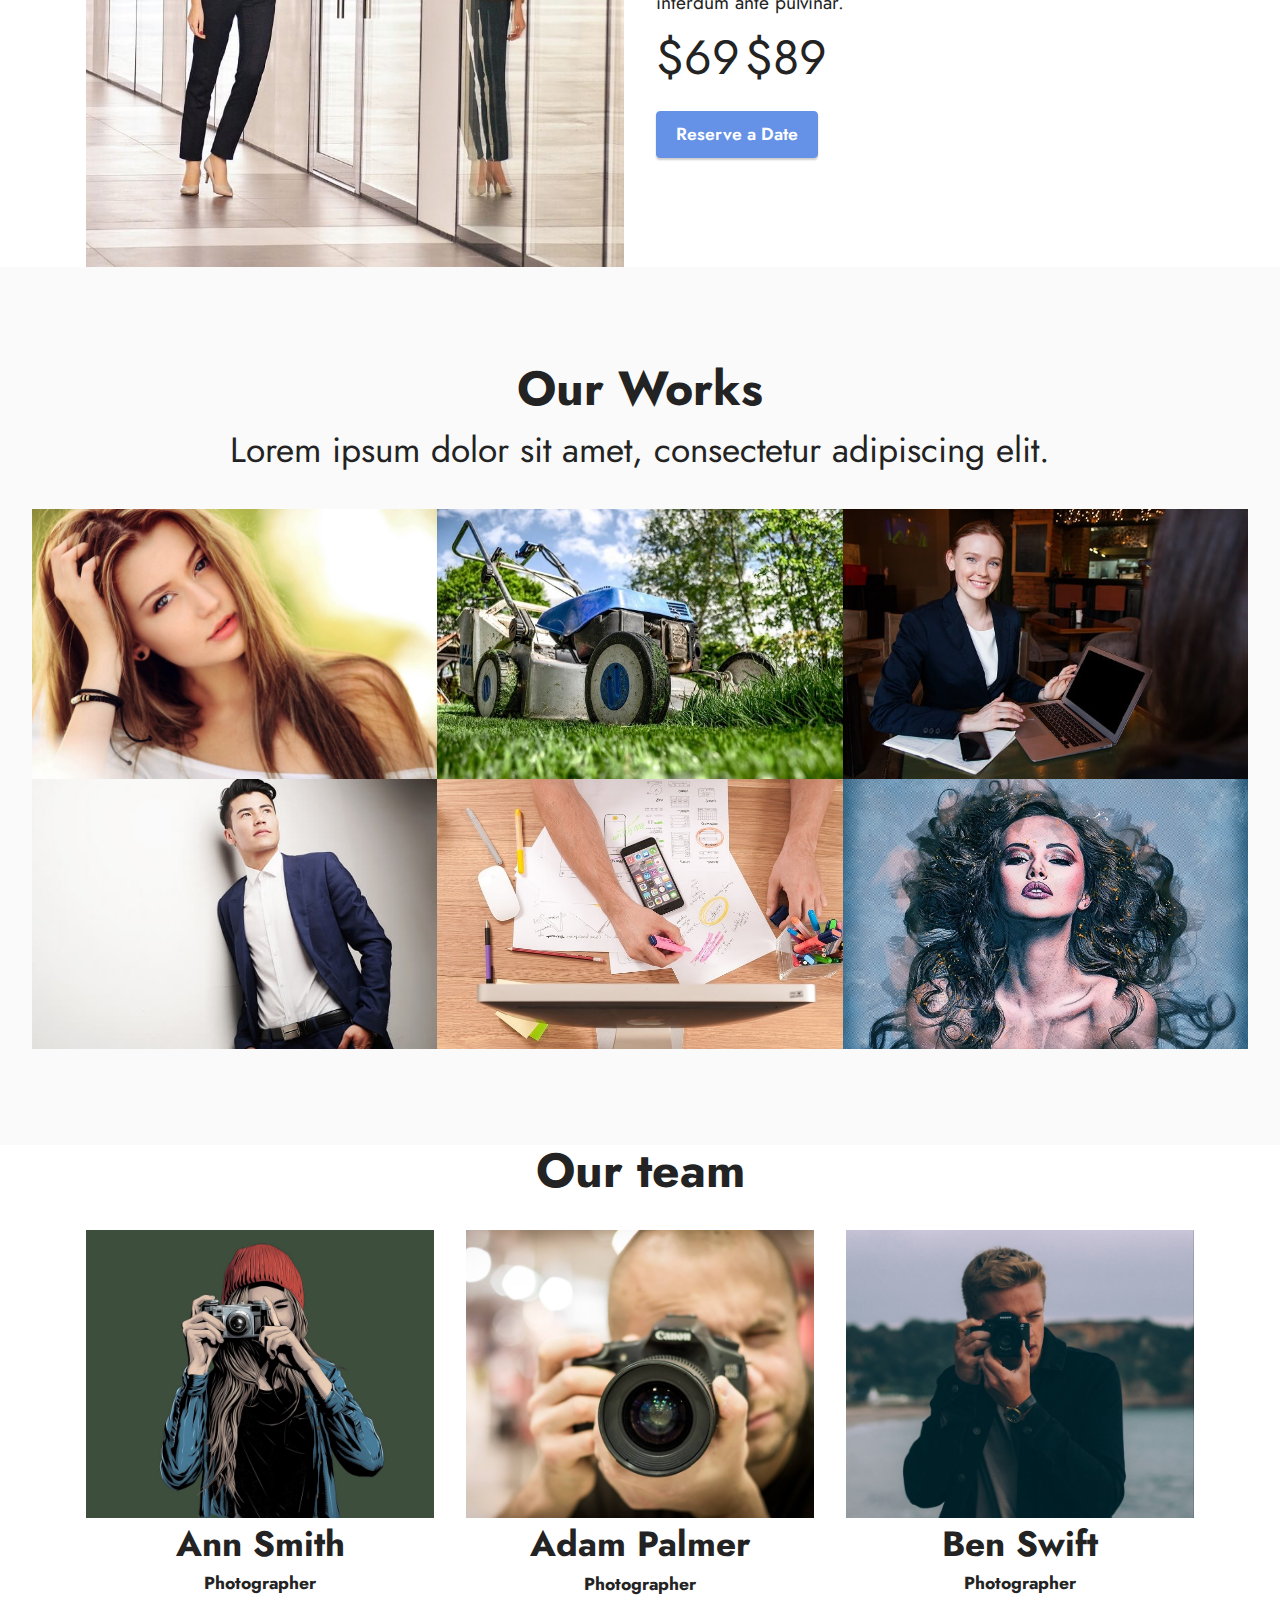
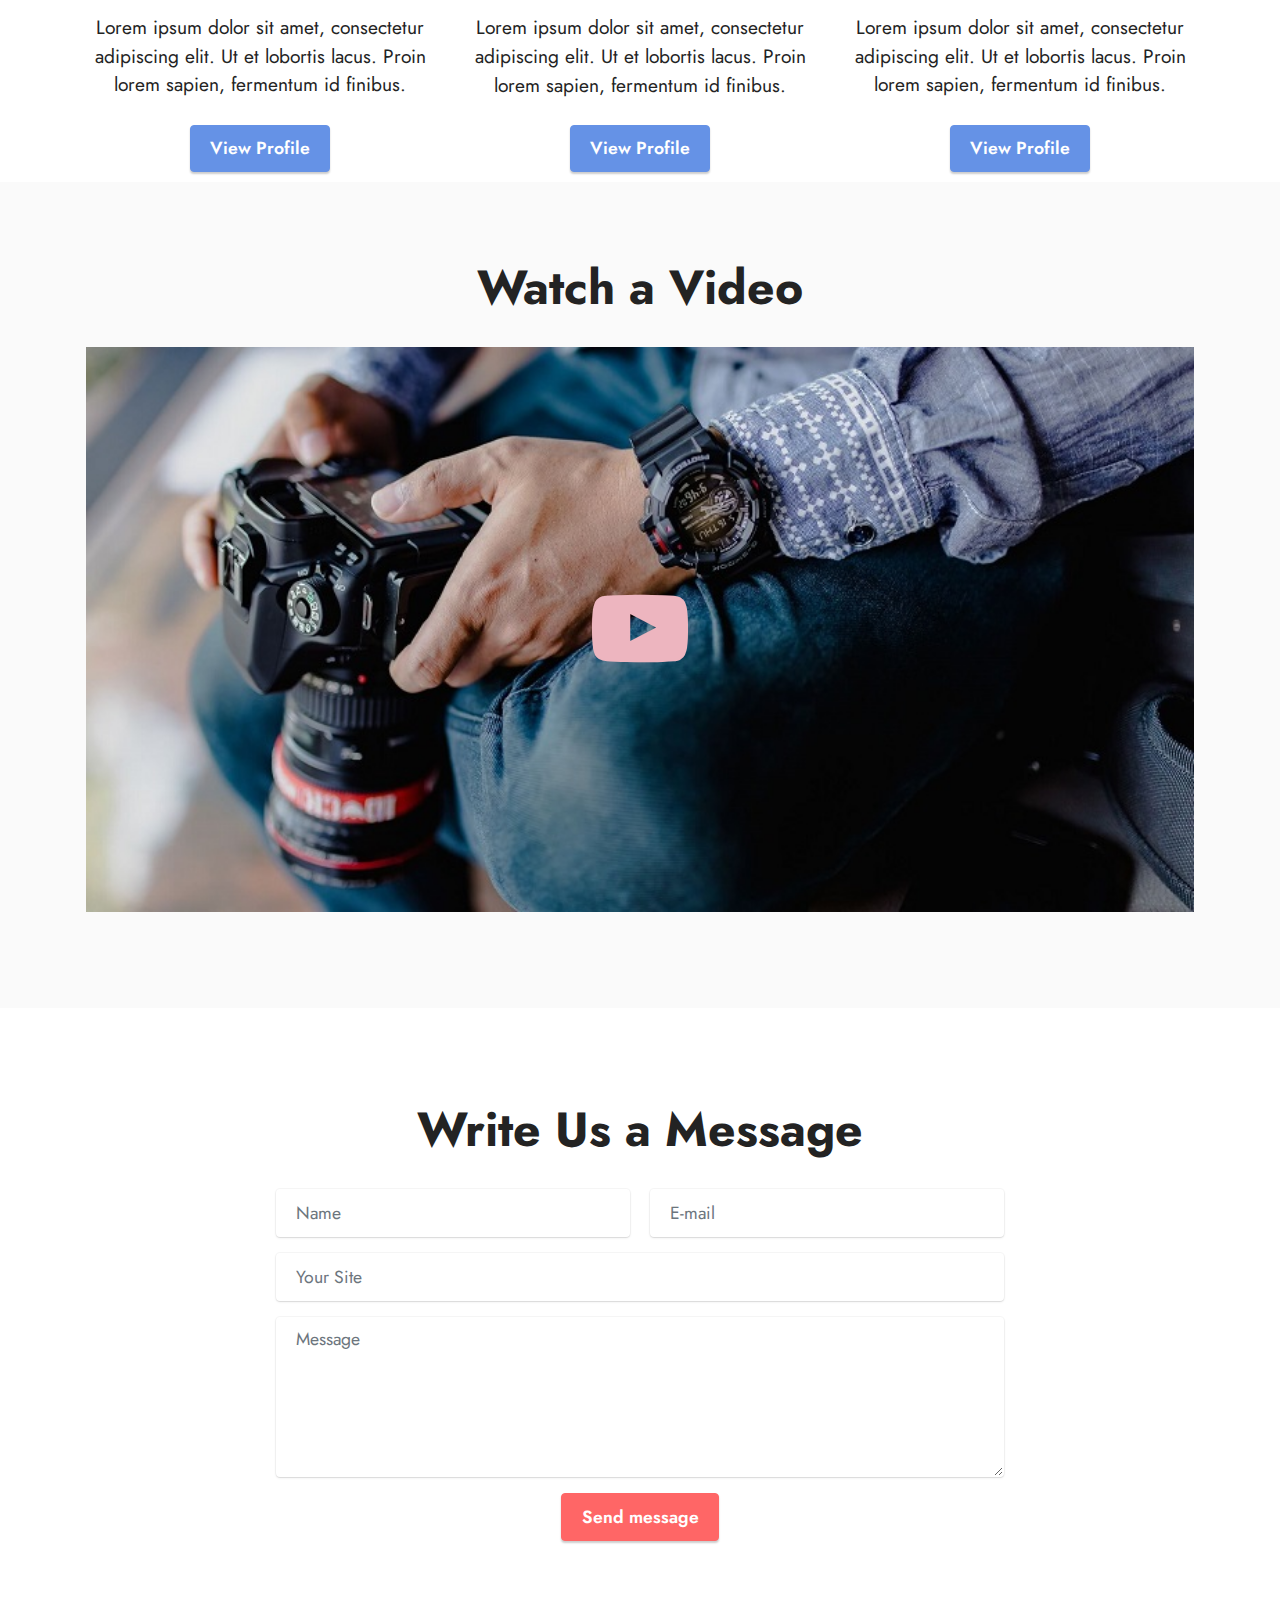
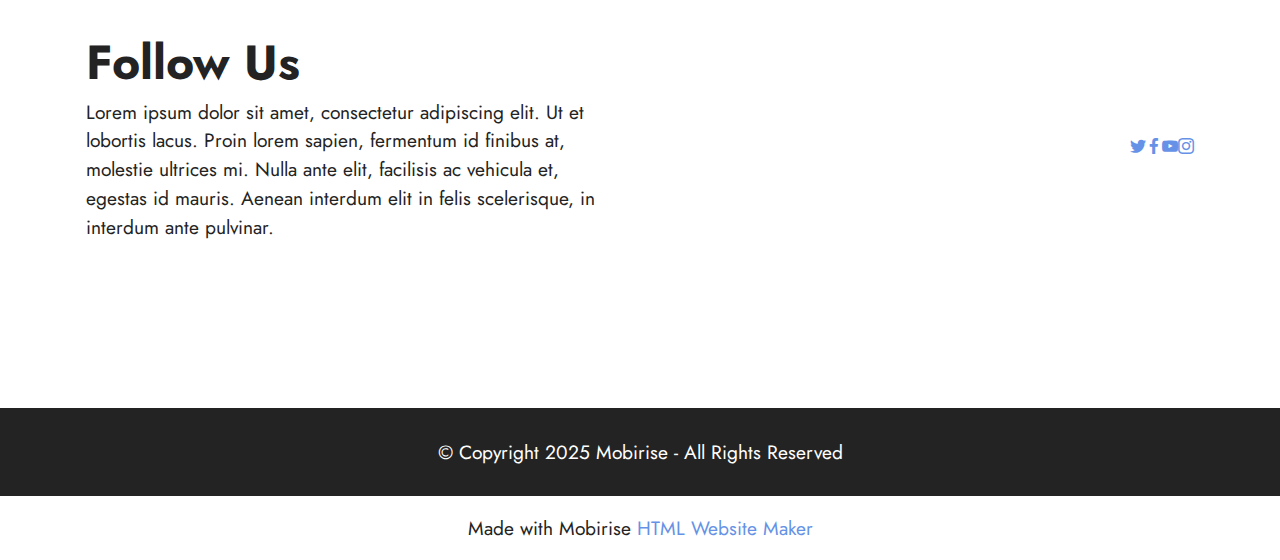
<file: travel.html>
<!DOCTYPE html>
<html  >
<head>
  <!-- Site made with Mobirise Website Builder v5.6.8, https://mobirise.com -->
  <meta charset="UTF-8">
  <meta http-equiv="X-UA-Compatible" content="IE=edge">
  <meta name="generator" content="Mobirise v5.6.8, mobirise.com">
  <meta name="twitter:card" content="summary_large_image"/>
  <meta name="twitter:image:src" content="">
  <meta property="og:image" content="">
  <meta name="twitter:title" content="Аялал">
  <meta name="viewport" content="width=device-width, initial-scale=1, minimum-scale=1">
  <link rel="shortcut icon" href="assets/images/55473413-1230471747129809-7263341351725432832-n-121x121.jpg" type="image/x-icon">
  <meta name="description" content="Аялал жууллалын түүх ...">
  
  
  <title>Аялал</title>
  <link rel="stylesheet" href="assets/web/assets/mobirise-icons2/mobirise2.css">
  <link rel="stylesheet" href="assets/bootstrap/css/bootstrap.min.css">
  <link rel="stylesheet" href="assets/bootstrap/css/bootstrap-grid.min.css">
  <link rel="stylesheet" href="assets/bootstrap/css/bootstrap-reboot.min.css">
  <link rel="stylesheet" href="assets/dropdown/css/style.css">
  <link rel="stylesheet" href="assets/socicon/css/styles.css">
  <link rel="stylesheet" href="assets/theme/css/style.css">
  <link rel="preload" href="https://fonts.googleapis.com/css?family=Jost:100,200,300,400,500,600,700,800,900,100i,200i,300i,400i,500i,600i,700i,800i,900i&display=swap" as="style" onload="this.onload=null;this.rel='stylesheet'">
  <noscript><link rel="stylesheet" href="https://fonts.googleapis.com/css?family=Jost:100,200,300,400,500,600,700,800,900,100i,200i,300i,400i,500i,600i,700i,800i,900i&display=swap"></noscript>
  <link rel="preload" as="style" href="assets/mobirise/css/mbr-additional.css"><link rel="stylesheet" href="assets/mobirise/css/mbr-additional.css" type="text/css">
  
  
  
  
</head>
<body>
  
  <section data-bs-version="5.1" class="menu menu1 cid-sFGMsvHDIa" once="menu" id="menu1-1">
    

    <nav class="navbar navbar-dropdown navbar-expand-lg">
        <div class="container">
            <div class="navbar-brand">
                
                <span class="navbar-caption-wrap"><a class="navbar-caption text-white display-7" href="https://mobiri.se">Photography Studio</a></span>
            </div>
            <button class="navbar-toggler" type="button" data-toggle="collapse" data-bs-toggle="collapse" data-target="#navbarSupportedContent" data-bs-target="#navbarSupportedContent" aria-controls="navbarNavAltMarkup" aria-expanded="false" aria-label="Toggle navigation">
                <div class="hamburger">
                    <span></span>
                    <span></span>
                    <span></span>
                    <span></span>
                </div>
            </button>
            <div class="collapse navbar-collapse" id="navbarSupportedContent">
                <ul class="navbar-nav nav-dropdown" data-app-modern-menu="true"><li class="nav-item"><a class="nav-link link text-white text-primary display-7" href="#top">Home</a></li><li class="nav-item"><a class="nav-link link text-white text-primary display-7" href="index.html#features12-6">About</a></li>
                    <li class="nav-item"><a class="nav-link link text-white text-primary display-7" href="index.html#features3-4">Photo</a></li>
                    <li class="nav-item"><a class="nav-link link text-white text-primary display-7" href="index.html#form5-d">Contacts</a>
                    </li></ul>
                
                <div class="navbar-buttons mbr-section-btn"><a class="btn btn-primary display-4" href="https://mobiri.se">Reserve a Date</a></div>
            </div>
        </div>
    </nav>
</section>

<section data-bs-version="5.1" class="header1 cid-sFGMfPD7iT" id="header1-0">

    

    <div class="mbr-overlay" style="opacity: 0.7; background-color: rgb(255, 255, 255);"></div>

    <div class="container">
        <div class="row justify-content-center">
            <div class="col-12 col-lg-7">
                <h1 class="mbr-section-title mbr-fonts-style mb-3 display-1"><strong>Photography Studio</strong></h1>
                
                <p class="mbr-text mbr-fonts-style display-7"><strong>
                    Mobirise Free Website Maker is perfect for non-techies and great for pro-coders for fast prototyping and small customers' projects.</strong></p>
                <div class="mbr-section-btn mt-3"><a class="btn btn-primary display-4" href="index.html#features12-6">Read More</a> <a class="btn btn-secondary display-4" href="https://mobiri.se">Reserve a Date</a></div>
            </div>
        </div>
    </div>
</section>

<section data-bs-version="5.1" class="features14 cid-sFGNHRkFsi" id="features15-5">

    
    
    <div class="container">
        <div class="row justify-content-center">
            <div class="card col-12 col-md-6 col-lg-4">
                <div class="card-wrapper">
                    <span class="mbr-iconfont m-auto mobi-mbri-user-2 mobi-mbri"></span>
                    <div class="card-box">
                        <h4 class="card-title mbr-fonts-style mb-2 display-5"><strong>Portrait Photography</strong></h4>
                        <h5 class="card-text mbr-fonts-style display-4">Lorem ipsum dolor sit amet, consectetur adipiscing elit. Ut et lobortis lacus.</h5>
                    </div>
                </div>
            </div>
            <div class="card col-12 col-md-6 col-lg-4">
                <div class="card-wrapper">
                    <span class="mbr-iconfont m-auto mobi-mbri-users mobi-mbri"></span>
                    <div class="card-box">
                        <h4 class="card-title mbr-fonts-style mb-2 display-5"><strong>Corporate Photo</strong></h4>
                        <h5 class="card-text mbr-fonts-style display-4">Lorem ipsum dolor sit amet, consectetur adipiscing elit. Ut et lobortis lacus.</h5>
                    </div>
                </div>
            </div>
            <div class="card col-12 col-md-6 col-lg-4">
                <div class="card-wrapper">
                    <span class="mbr-iconfont m-auto mobi-mbri-change-style mobi-mbri"></span>
                    <div class="card-box">
                        <h4 class="card-title mbr-fonts-style mb-2 display-5"><strong>Art Photography</strong></h4>
                        <h5 class="card-text mbr-fonts-style display-4">Lorem ipsum dolor sit amet, consectetur adipiscing elit. Ut et lobortis lacus.</h5>
                    </div>

                </div>
            </div>
            
        </div>
    </div>
</section>

<section data-bs-version="5.1" class="features11 cid-sFGOTvnvck" id="features12-6">

    
    
    <div class="container">
        <div class="row align-items-center">
            <div class="col-12 col-lg">
                <div class="card-wrapper">
                    <div class="card-box">
                        <h4 class="card-title mbr-fonts-style mb-4 display-2">
                            <strong>About Studio</strong></h4>
                        <p class="mbr-text mbr-fonts-style mb-4 display-7">
                            Lorem ipsum dolor sit amet, consectetur adipiscing elit. Ut et lobortis lacus. Proin lorem sapien, fermentum id finibus at, molestie ultrices mi. Nulla ante elit, facilisis ac vehicula et, egestas id mauris. Aenean interdum elit in felis scelerisque, in interdum ante pulvinar.<br></p>
                        <div class="mbr-text mbr-fonts-style counter-container display-7">
                            <ul>
                                <li>Portrait Photography</li><li>Corporate Photography</li><li>Art Photography</li>
                            </ul>
                        </div>
                        <div class="mbr-section-btn mb-4"><a class="btn btn-primary display-4" href="https://mobiri.se">Read More</a> <a class="btn btn-secondary display-4" href="https://mobiri.se">Reserve a Date</a></div>
                    </div>
                </div>
            </div>
            <div class="col-12 col-lg-6 md-pb">
                <div class="image-wrapper">
                    <img src="assets/images/mbr-2.jpg" alt="Mobirise Website Builder">
                </div>
            </div>
        </div>
    </div>
</section>

<section data-bs-version="5.1" class="features3 cid-sFGNGNNW5A" id="features3-4">
    
    
    <div class="container">
        <div class="mbr-section-head">
            <h4 class="mbr-section-title mbr-fonts-style align-center mb-5 display-2"><strong>Photography Styles</strong></h4>
            
        </div>
        <div class="row mt-4">
            <div class="item features-image сol-12 col-md-6 col-lg-4">
                <div class="item-wrapper">
                    <div class="item-img">
                        <img src="assets/images/mbr-6.jpeg" alt="Mobirise Website Builder">
                    </div>
                    <div class="item-content">
                        <h5 class="item-title mbr-fonts-style display-5"><strong>Portrait Photography</strong></h5>
                        
                        <p class="mbr-text mbr-fonts-style mt-3 display-7">Lorem ipsum dolor sit amet, consectetur adipiscing elit. Ut et lobortis lacus. Proin lorem sapien, fermentum id finibus.</p>
                    </div>
                    <div class="mbr-section-btn item-footer mt-2"><a href="" class="btn item-btn btn-secondary display-7" target="_blank">Learn More
                            &gt;</a></div>
                </div>
            </div>
            <div class="item features-image сol-12 col-md-6 col-lg-4">
                <div class="item-wrapper">
                    <div class="item-img">
                        <img src="assets/images/mbr-4.jpeg" alt="Mobirise Website Builder">
                    </div>
                    <div class="item-content">
                        <h5 class="item-title mbr-fonts-style display-5"><div><strong>Corporate Photography</strong></div></h5>
                        
                        <p class="mbr-text mbr-fonts-style mt-3 display-7">Lorem ipsum dolor sit amet, consectetur adipiscing elit. Ut et lobortis lacus. Proin lorem sapien, fermentum id finibus.</p>
                    </div>
                    <div class="mbr-section-btn item-footer mt-2"><a href="" class="btn item-btn btn-secondary display-7" target="_blank">Learn More
                            &gt;</a></div>
                </div>
            </div>
            <div class="item features-image сol-12 col-md-6 col-lg-4">
                <div class="item-wrapper">
                    <div class="item-img">
                        <img src="assets/images/mbr-11.jpeg" alt="Mobirise Website Builder">
                    </div>
                    <div class="item-content">
                        <h5 class="item-title mbr-fonts-style display-5"><div><strong>Art Photography</strong></div></h5>
                        
                        <p class="mbr-text mbr-fonts-style mt-3 display-7">Lorem ipsum dolor sit amet, consectetur adipiscing elit. Ut et lobortis lacus. Proin lorem sapien, fermentum id finibus.<br></p>
                    </div>
                    <div class="mbr-section-btn item-footer mt-2"><a href="" class="btn item-btn btn-secondary display-7" target="_blank">Learn More
                            &gt;</a></div>
                </div>
            </div>
        </div>
    </div>
</section>

<section data-bs-version="5.1" class="features6 cid-sFGS12H2E8" id="features7-7">
    <!---->
    

    
    <div class="container">
        <div class="card-wrapper">
            <div class="row align-items-center">
                <div class="col-12 col-lg-6">
                    <div class="image-wrapper">
                        <img src="assets/images/mbr-3.jpeg" alt="Mobirise Website Builder">
                    </div>
                </div>
                <div class="col-12 col-lg">
                    <div class="text-box">
                        <h5 class="mbr-title mbr-fonts-style display-2">Photography Day</h5>
                        <p class="mbr-text mbr-fonts-style display-7">Lorem ipsum dolor sit amet, consectetur adipiscing elit. Ut et lobortis lacus. Proin lorem sapien, fermentum id finibus at, molestie ultrices mi. Nulla ante elit, facilisis ac vehicula et, egestas id mauris. Aenean interdum elit in felis scelerisque, in interdum ante pulvinar.</p>
                        <div class="cost">
                            <span class="currentcost mbr-fonts-style pr-2 display-2">$69</span>
                            <span class="oldcost mbr-fonts-style display-2">$89</span>
                        </div>
                        <div class="mbr-section-btn pt-3"><a href="https://mobiri.se" class="btn btn-primary display-4">Reserve a Date</a></div>
                    </div>
                </div>
            </div>
        </div>
    </div>
</section>

<section data-bs-version="5.1" class="gallery4 mbr-gallery cid-sFGSX04rSl" id="gallery4-b">
    

    

    <div class="container-fluid">
        <div class="mbr-section-head">
            <h3 class="mbr-section-title mbr-fonts-style align-center m-0 display-2"><strong>Our Works</strong></h3>
            <h4 class="mbr-section-subtitle mbr-fonts-style align-center mb-0 mt-2 display-5">Lorem ipsum dolor sit amet, consectetur adipiscing elit.</h4>
        </div>
        <div class="row mbr-gallery mt-4">
            <div class="col-12 col-md-6 col-lg-4 item gallery-image">
                <div class="item-wrapper" data-toggle="modal" data-bs-toggle="modal" data-target="#t4ROr0CL6G-modal" data-bs-target="#t4ROr0CL6G-modal">
                    <img class="w-100" src="assets/images/mbr-6.jpeg" alt="Mobirise Website Builder" data-slide-to="0" data-bs-slide-to="0" data-target="#lb-t4ROr0CL6G" data-bs-target="#lb-t4ROr0CL6G">
                    <div class="icon-wrapper">
                        <span class="mobi-mbri mobi-mbri-search mbr-iconfont mbr-iconfont-btn"></span>
                    </div>
                </div>
                
            </div>
            <div class="col-12 col-md-6 col-lg-4 item gallery-image">
                <div class="item-wrapper" data-toggle="modal" data-bs-toggle="modal" data-target="#t4ROr0CL6G-modal" data-bs-target="#t4ROr0CL6G-modal">
                    <img class="w-100" src="assets/images/mbr-5.jpg" alt="Mobirise Website Builder" data-slide-to="1" data-bs-slide-to="1" data-target="#lb-t4ROr0CL6G" data-bs-target="#lb-t4ROr0CL6G">
                    <div class="icon-wrapper">
                        <span class="mobi-mbri mobi-mbri-search mbr-iconfont mbr-iconfont-btn"></span>
                    </div>
                </div>
                
            </div>
            <div class="col-12 col-md-6 col-lg-4 item gallery-image">
                <div class="item-wrapper" data-toggle="modal" data-bs-toggle="modal" data-target="#t4ROr0CL6G-modal" data-bs-target="#t4ROr0CL6G-modal">
                    <img class="w-100" src="assets/images/mbr-7.jpg" alt="Mobirise Website Builder" data-slide-to="2" data-bs-slide-to="2" data-target="#lb-t4ROr0CL6G" data-bs-target="#lb-t4ROr0CL6G">
                    <div class="icon-wrapper">
                        <span class="mobi-mbri mobi-mbri-search mbr-iconfont mbr-iconfont-btn"></span>
                    </div>
                </div>
                
            </div>
            <div class="col-12 col-md-6 col-lg-4 item gallery-image">
                <div class="item-wrapper" data-toggle="modal" data-bs-toggle="modal" data-target="#t4ROr0CL6G-modal" data-bs-target="#t4ROr0CL6G-modal">
                    <img class="w-100" src="assets/images/mbr-8.jpg" alt="Mobirise Website Builder" data-slide-to="3" data-bs-slide-to="3" data-target="#lb-t4ROr0CL6G" data-bs-target="#lb-t4ROr0CL6G">
                    <div class="icon-wrapper">
                        <span class="mobi-mbri mobi-mbri-search mbr-iconfont mbr-iconfont-btn"></span>
                    </div>
                </div>
                
            </div><div class="col-12 col-md-6 col-lg-4 item gallery-image">
                <div class="item-wrapper" data-toggle="modal" data-bs-toggle="modal" data-target="#t4ROr0CL6G-modal" data-bs-target="#t4ROr0CL6G-modal">
                    <img class="w-100" src="assets/images/mbr-4.jpg" alt="Mobirise Website Builder" data-slide-to="4" data-bs-slide-to="4" data-target="#lb-t4ROr0CL6G" data-bs-target="#lb-t4ROr0CL6G">
                    <div class="icon-wrapper">
                        <span class="mobi-mbri mobi-mbri-search mbr-iconfont mbr-iconfont-btn"></span>
                    </div>
                </div>
                
            </div><div class="col-12 col-md-6 col-lg-4 item gallery-image">
                <div class="item-wrapper" data-toggle="modal" data-bs-toggle="modal" data-target="#t4ROr0CL6G-modal" data-bs-target="#t4ROr0CL6G-modal">
                    <img class="w-100" src="assets/images/mbr-11.jpeg" alt="Mobirise Website Builder" data-slide-to="5" data-bs-slide-to="5" data-target="#lb-t4ROr0CL6G" data-bs-target="#lb-t4ROr0CL6G">
                    <div class="icon-wrapper">
                        <span class="mobi-mbri mobi-mbri-search mbr-iconfont mbr-iconfont-btn"></span>
                    </div>
                </div>
                
            </div>
        </div>

        <div class="modal mbr-slider" tabindex="-1" role="dialog" aria-hidden="true" id="t4ROr0CL6G-modal">
            <div class="modal-dialog" role="document">
                <div class="modal-content">
                    <div class="modal-body">
                        <div class="carousel slide" id="lb-t4ROr0CL6G" data-interval="5000" data-bs-interval="5000">
                            <div class="carousel-inner">
                                <div class="carousel-item active">
                                    <img class="d-block w-100" src="assets/images/mbr-6.jpeg" alt="Mobirise Website Builder">
                                </div>
                                <div class="carousel-item">
                                    <img class="d-block w-100" src="assets/images/mbr-5.jpg" alt="Mobirise Website Builder">
                                </div>
                                <div class="carousel-item">
                                    <img class="d-block w-100" src="assets/images/mbr-7.jpg" alt="Mobirise Website Builder">
                                </div>
                                <div class="carousel-item">
                                    <img class="d-block w-100" src="assets/images/mbr-8.jpg" alt="Mobirise Website Builder">
                                </div><div class="carousel-item">
                                    <img class="d-block w-100" src="assets/images/mbr-4.jpg" alt="Mobirise Website Builder">
                                </div><div class="carousel-item">
                                    <img class="d-block w-100" src="assets/images/mbr-11.jpeg" alt="Mobirise Website Builder">
                                </div>
                            </div>
                            <ol class="carousel-indicators">
                                <li data-slide-to="0" data-bs-slide-to="0" class="active" data-target="#lb-t4ROr0CL6G" data-bs-target="#lb-t4ROr0CL6G"></li>
                                <li data-slide-to="1" data-bs-slide-to="1" data-target="#lb-t4ROr0CL6G" data-bs-target="#lb-t4ROr0CL6G"></li>
                                <li data-slide-to="2" data-bs-slide-to="2" data-target="#lb-t4ROr0CL6G" data-bs-target="#lb-t4ROr0CL6G"></li>
                                <li data-slide-to="3" data-bs-slide-to="3" data-target="#lb-t4ROr0CL6G" data-bs-target="#lb-t4ROr0CL6G"></li><li data-slide-to="4" data-bs-slide-to="4" data-target="#lb-t4ROr0CL6G" data-bs-target="#lb-t4ROr0CL6G"></li><li data-slide-to="5" data-bs-slide-to="5" data-target="#lb-t4ROr0CL6G" data-bs-target="#lb-t4ROr0CL6G"></li>
                            </ol>
                            <a role="button" href="" class="close" data-dismiss="modal" data-bs-dismiss="modal" aria-label="Close">
                            </a>
                            <a class="carousel-control-prev carousel-control" role="button" data-slide="prev" data-bs-slide="prev" href="#lb-t4ROr0CL6G">
                                <span class="mobi-mbri mobi-mbri-arrow-prev" aria-hidden="true"></span>
                                <span class="sr-only visually-hidden">Previous</span>
                            </a>
                            <a class="carousel-control-next carousel-control" role="button" data-slide="next" data-bs-slide="next" href="#lb-t4ROr0CL6G">
                                <span class="mobi-mbri mobi-mbri-arrow-next" aria-hidden="true"></span>
                                <span class="sr-only visually-hidden">Next</span>
                            </a>
                        </div>
                    </div>
                </div>
            </div>
        </div>
    </div>
</section>

<section data-bs-version="5.1" class="team1 cid-sFGSUpvomC" id="team1-a">
    

    
    <div class="container">
        <div class="row justify-content-center">
            <div class="col-12">
                <h3 class="mbr-section-title mbr-fonts-style align-center mb-4 display-2">
                    <strong>Our team</strong>
                </h3>
                
            </div>
            <div class="col-sm-6 col-lg-4">
                <div class="card-wrap">
                    <div class="image-wrap">
                        <img src="assets/images/mbr-15.jpeg" alt="Mobirise Website Builder">
                    </div>
                    <div class="content-wrap">
                        <h5 class="mbr-section-title card-title mbr-fonts-style align-center m-0 display-5">
                            <strong>Ann Smith</strong>
                        </h5>
                        <h6 class="mbr-role mbr-fonts-style align-center mb-3 display-4">
                            <strong>Photographer</strong></h6>
                        <p class="card-text mbr-fonts-style align-center display-7">
                            Lorem ipsum dolor sit amet, consectetur adipiscing elit. Ut et lobortis lacus. Proin lorem sapien, fermentum id finibus.</p>
                        
                        <div class="mbr-section-btn card-btn align-center">
                            <a class="btn btn-primary display-4" href="https://mobiri.se">View
                                Profile</a>
                        </div>
                    </div>
                </div>
            </div>

            <div class="col-sm-6 col-lg-4">
                <div class="card-wrap">
                    <div class="image-wrap">
                        <img src="assets/images/mbr-16.jpeg" alt="Mobirise Website Builder">
                    </div>
                    <div class="content-wrap">
                        <h5 class="mbr-section-title card-title mbr-fonts-style align-center m-0 display-5">
                            <strong>Adam Palmer</strong>
                        </h5>
                        <h6 class="mbr-role mbr-fonts-style align-center mb-3 display-4">
                            <strong>Photographer</strong>
                        </h6>
                        <p class="card-text mbr-fonts-style align-center display-7">
                            Lorem ipsum dolor sit amet, consectetur adipiscing elit. Ut et lobortis lacus. Proin lorem sapien, fermentum id finibus.
                        </p>
                        
                        <div class="mbr-section-btn card-btn align-center">
                            <a class="btn btn-primary display-4" href="https://mobiri.se">View
                                Profile</a>
                        </div>
                    </div>
                </div>
            </div>

            <div class="col-sm-6 col-lg-4">
                <div class="card-wrap">
                    <div class="image-wrap">
                        <img src="assets/images/mbr-20.jpeg" alt="Mobirise Website Builder">
                    </div>
                    <div class="content-wrap">
                        <h5 class="mbr-section-title card-title mbr-fonts-style align-center m-0 display-5">
                            <strong>Ben Swift</strong>
                        </h5>
                        <h6 class="mbr-role mbr-fonts-style align-center mb-3 display-4">
                            <strong>Photographer</strong>
                        </h6>
                        <p class="card-text mbr-fonts-style align-center display-7">
                            Lorem ipsum dolor sit amet, consectetur adipiscing elit. Ut et lobortis lacus. Proin lorem sapien, fermentum id finibus.
                        </p>
                        
                        <div class="mbr-section-btn card-btn align-center">
                            <a class="btn btn-primary display-4" href="https://mobiri.se">View
                                Profile</a>
                        </div>
                    </div>
                </div>
            </div>

            
        </div>
    </div>
</section>

<section data-bs-version="5.1" class="video1 cid-sFGThwwRWM" id="video1-e">
    
    
    <div class="align-center container">
        <div class="mbr-section-head">
            <h4 class="mbr-section-title mbr-fonts-style mb-0 display-2">
                <strong>Watch a Video</strong></h4>
            
        </div>
        <div class="row justify-content-center mt-4">
            <div class="col-12 col-lg-12">
                <div class="box">
                    <div class="mbr-media show-modal align-center" data-modal=".modalWindow">
                        <img src="assets/images/mbr-12.jpeg" alt="Mobirise Website Builder">
                        <div class="icon-wrap">
                            <a class="text-primary" href="#"><span class="mbr-iconfont socicon-youtube socicon" style="color: rgb(237, 181, 191); fill: rgb(237, 181, 191);"></span></a>
                        </div>
                    </div>
                </div>
            </div>
        </div>
    </div>
    <div>
        <div class="modalWindow" style="display: none;">
            <div class="modalWindow-container">
                <div class="modalWindow-video-container">
                    <div class="modalWindow-video">
                        <iframe width="100%" height="100%" frameborder="0" allowfullscreen="1" data-src="https://www.youtube.com/watch?v=VA8PzkQa8d8"></iframe>
                    </div>
                    <a class="close" role="button" data-dismiss="modal" data-bs-dismiss="modal">
                        <span aria-hidden="true" class="mbr-iconfont mobi-mbri-close mobi-mbri closeModal"></span>
                        <span class="sr-only visually-hidden">Close</span>
                    </a>
                </div>
            </div>
        </div>
    </div>
</section>

<section data-bs-version="5.1" class="form5 cid-sFGTcFRqw0" id="form5-d">
    
    
    <div class="container">
        <div class="mbr-section-head">
            <h3 class="mbr-section-title mbr-fonts-style align-center mb-0 display-2">
                <strong>Write Us a Message</strong></h3>
            
        </div>
        <div class="row justify-content-center mt-4">
            <div class="col-lg-8 mx-auto mbr-form" data-form-type="formoid">
                <form action="https://mobirise.eu/" method="POST" class="mbr-form form-with-styler" data-form-title="Form Name"><input type="hidden" name="email" data-form-email="true" value="Ek35Au46P25x9RXBESf/CqyYBZn1lYxt7tQEhehwoSAnEeUBEfBmoBYS5vq2FloYokdzYjaXAOALlvRbrjXiqKXwkowE0ijcPCUwa9DQb9uPYhuYU/gEMjHnWPCY7fAi">
                    <div class="row">
                        <div hidden="hidden" data-form-alert="" class="alert alert-success col-12">Thanks for filling out
                            the form!</div>
                        <div hidden="hidden" data-form-alert-danger="" class="alert alert-danger col-12">Oops...! some
                            problem!</div>
                    </div>
                    <div class="dragArea row">
                        <div class="col-md col-sm-12 form-group mb-3" data-for="name">
                            <input type="text" name="name" placeholder="Name" data-form-field="name" class="form-control" value="" id="name-form5-d">
                        </div>
                        <div class="col-md col-sm-12 form-group mb-3" data-for="email">
                            <input type="email" name="email" placeholder="E-mail" data-form-field="email" class="form-control" value="" id="email-form5-d">
                        </div>
                        <div class="col-12 form-group mb-3" data-for="url">
                            <input type="url" name="url" placeholder="Your Site" data-form-field="url" class="form-control" value="" id="url-form5-d">
                        </div>
                        <div class="col-12 form-group mb-3" data-for="textarea">
                            <textarea name="textarea" placeholder="Message" data-form-field="textarea" class="form-control" id="textarea-form5-d"></textarea>
                        </div>
                        <div class="col-lg-12 col-md-12 col-sm-12 align-center mbr-section-btn"><button type="submit" class="btn btn-secondary display-4">Send message</button></div>
                    </div>
                </form>
            </div>
        </div>
    </div>
</section>

<section data-bs-version="5.1" class="contacts4 cid-sFGVxOqzIN" id="contacts4-f">

    

    

    <div class="container">
        <div class="row align-items-center justify-content-center">
            <div class="text-content col-12 col-md-6">
                <h2 class="mbr-section-title mbr-fonts-style display-2">
                    <strong>Follow Us</strong>
                </h2>
                <p class="mbr-text mbr-fonts-style display-7">Lorem ipsum dolor sit amet, consectetur adipiscing elit. Ut et lobortis lacus. Proin lorem sapien, fermentum id finibus at, molestie ultrices mi. Nulla ante elit, facilisis ac vehicula et, egestas id mauris. Aenean interdum elit in felis scelerisque, in interdum ante pulvinar.</p>
            </div>
            <div class="icons d-flex align-items-center col-12 col-md-6 justify-content-end mt-md-0 mt-2 flex-wrap">
                <a href="https://twitter.com/mobirise" target="_blank">
                    <span class="socicon-twitter socicon mbr-iconfont mbr-iconfont-social"></span>
                </a>
                <a href="https://www.facebook.com/pages/Mobirise/1616226671953247" target="_blank">
                    <span class="socicon-facebook socicon mbr-iconfont mbr-iconfont-social"></span>
                </a>
                <a href="https://www.youtube.com/c/mobirise" target="_blank">
                    <span class="socicon-youtube socicon mbr-iconfont mbr-iconfont-social"></span>
                </a>
                <a href="https://instagram.com/mobirise" target="_blank">
                    <span class="socicon-instagram socicon mbr-iconfont mbr-iconfont-social"></span>
                </a>
                
                
                
                
                
                
            </div>
        </div>
    </div>
    
</section>

<section data-bs-version="5.1" class="map2 cid-sFGSPUeMie" id="map2-9">
    
    
    <div>
        
        <div class="google-map"><iframe frameborder="0" style="border:0" src="https://www.google.com/maps/embed/v1/place?key=AIzaSyCZI5F_k6S1k46ujh0SNrapM89f7mJxd30&amp;q=350 5th Ave, New York, NY 10118" allowfullscreen=""></iframe></div>
    </div>
</section>

<section data-bs-version="5.1" class="footer7 cid-sFGSOnwtIp" once="footers" id="footer7-8">

    

    

    <div class="container">
        <div class="media-container-row align-center mbr-white">
            <div class="col-12">
                <p class="mbr-text mb-0 mbr-fonts-style display-7">
                    © Copyright 2025 Mobirise - All Rights Reserved
                </p>
            </div>
        </div>
    </div>
</section><section class="display-7" style="padding: 0;align-items: center;justify-content: center;flex-wrap: wrap;    align-content: center;display: flex;position: relative;height: 4rem;"><a href="https://mobiri.se/" style="flex: 1 1;height: 4rem;position: absolute;width: 100%;z-index: 1;"><img alt=" Web  Builder Software" style="height: 4rem;" src="[data-uri]"></a><p style="margin: 0;text-align: center;" class="display-7">Made with Mobirise &#8204;</p><a style="z-index:1" href="https://mobirise.com/html-builder.html">HTML Website Maker</a></section><script src="assets/bootstrap/js/bootstrap.bundle.min.js"></script>  <script src="assets/smoothscroll/smooth-scroll.js"></script>  <script src="assets/ytplayer/index.js"></script>  <script src="assets/dropdown/js/navbar-dropdown.js"></script>  <script src="assets/playervimeo/vimeo_player.js"></script>  <script src="assets/sociallikes/social-likes.js"></script>  <script src="assets/theme/js/script.js"></script>  <script src="assets/formoid/formoid.min.js"></script>  
  
  
</body>
</html>
</file>
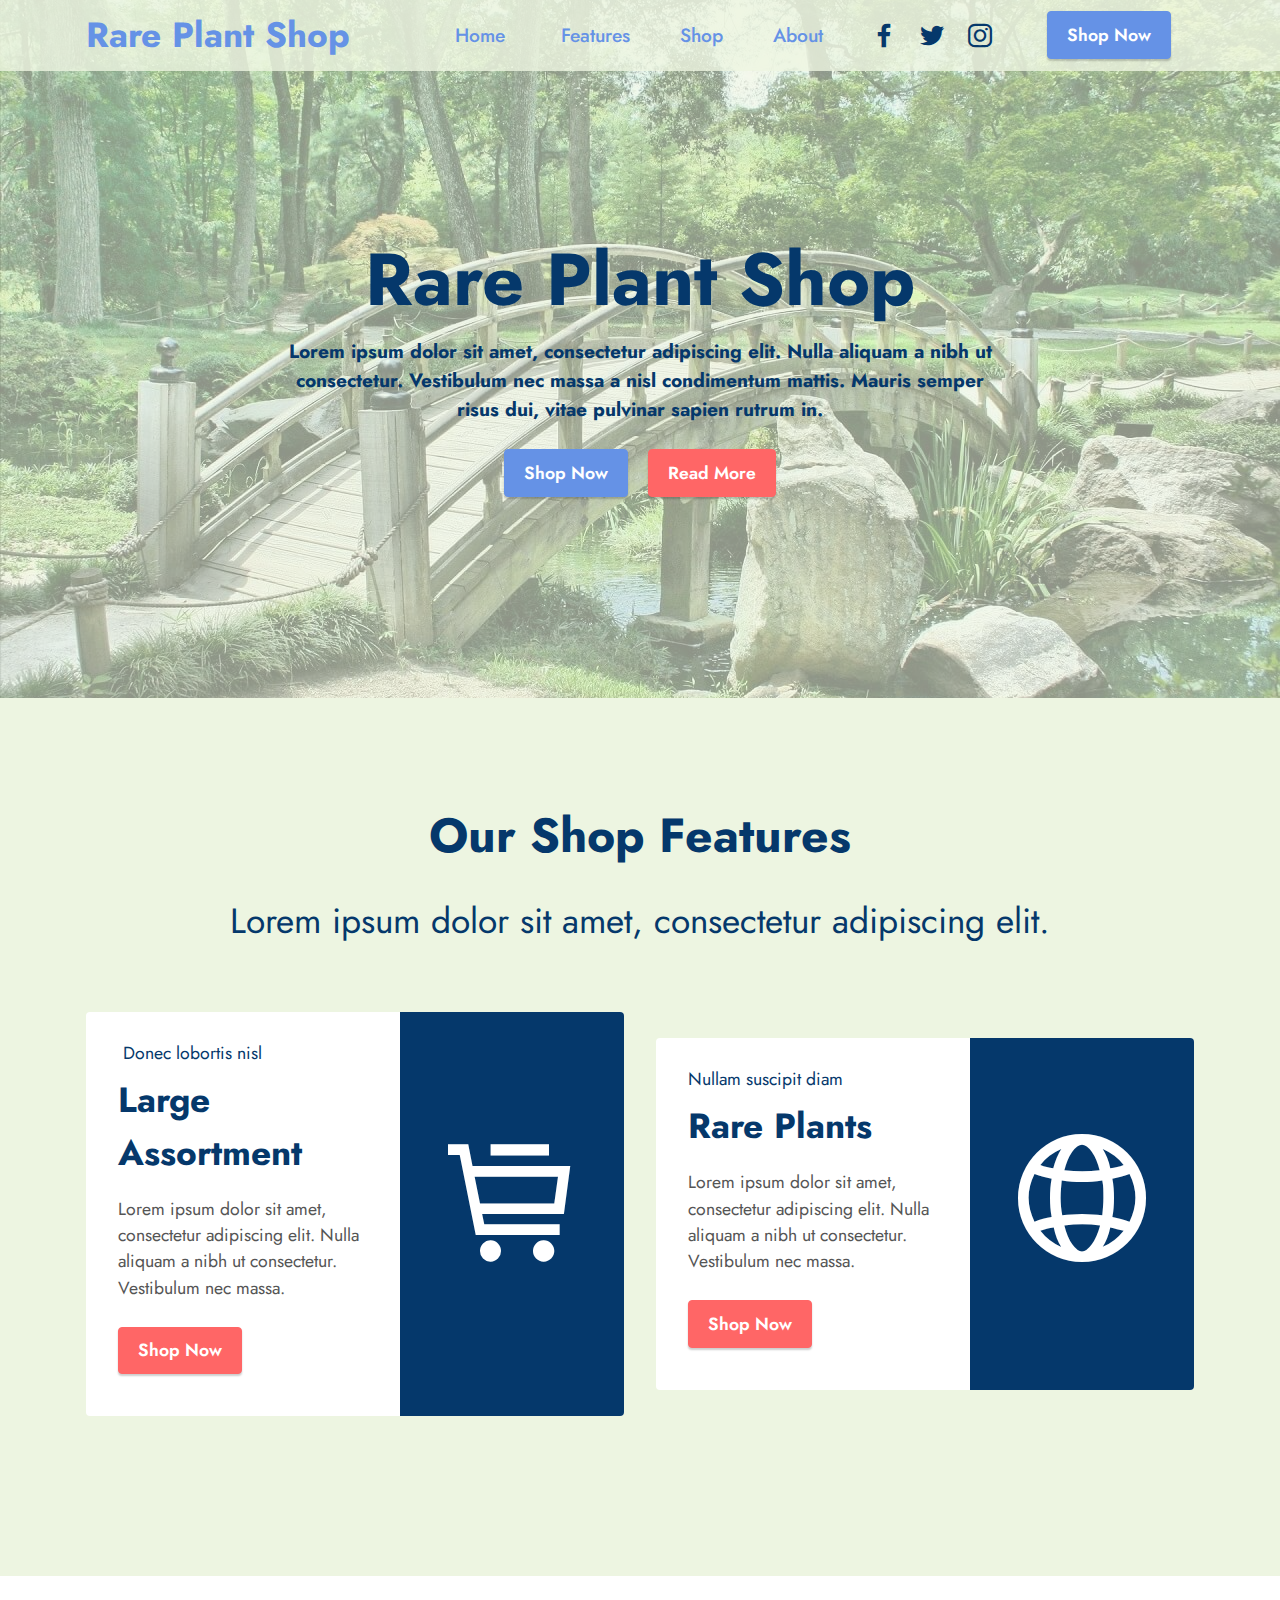
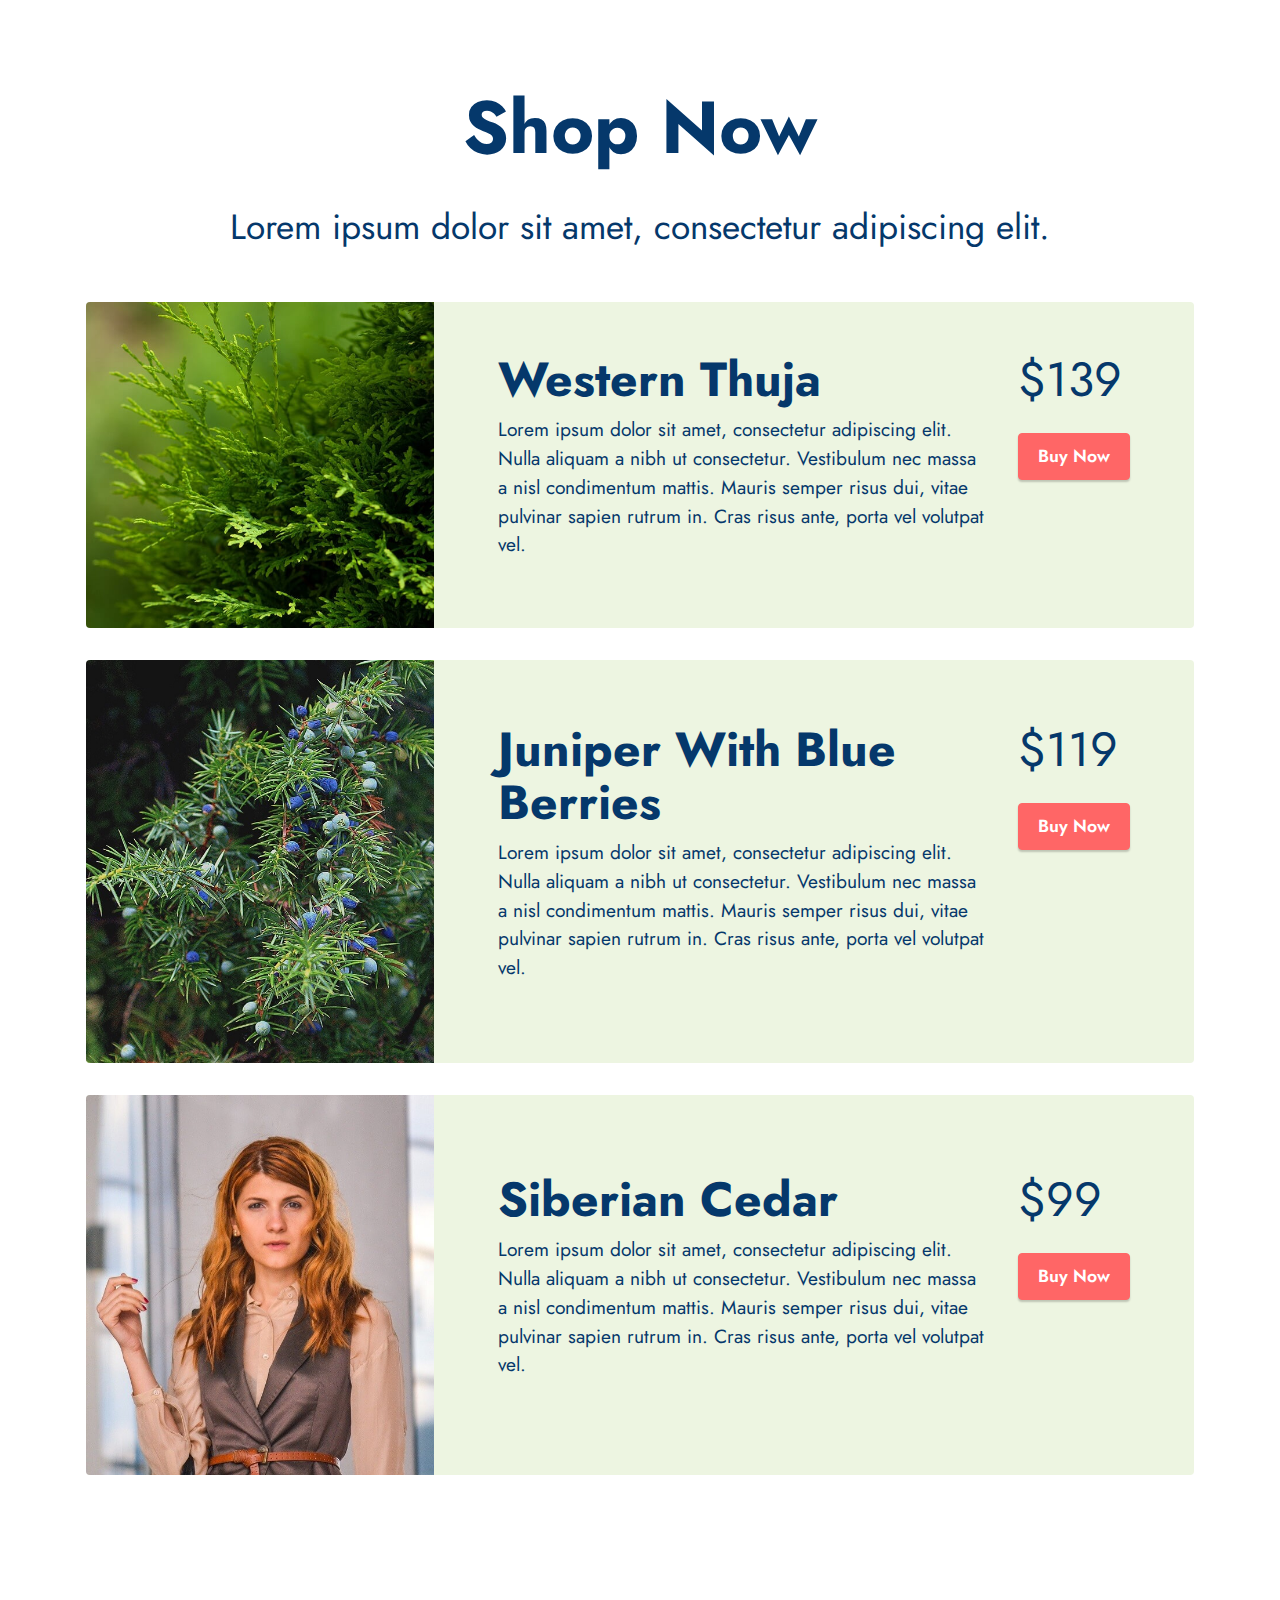
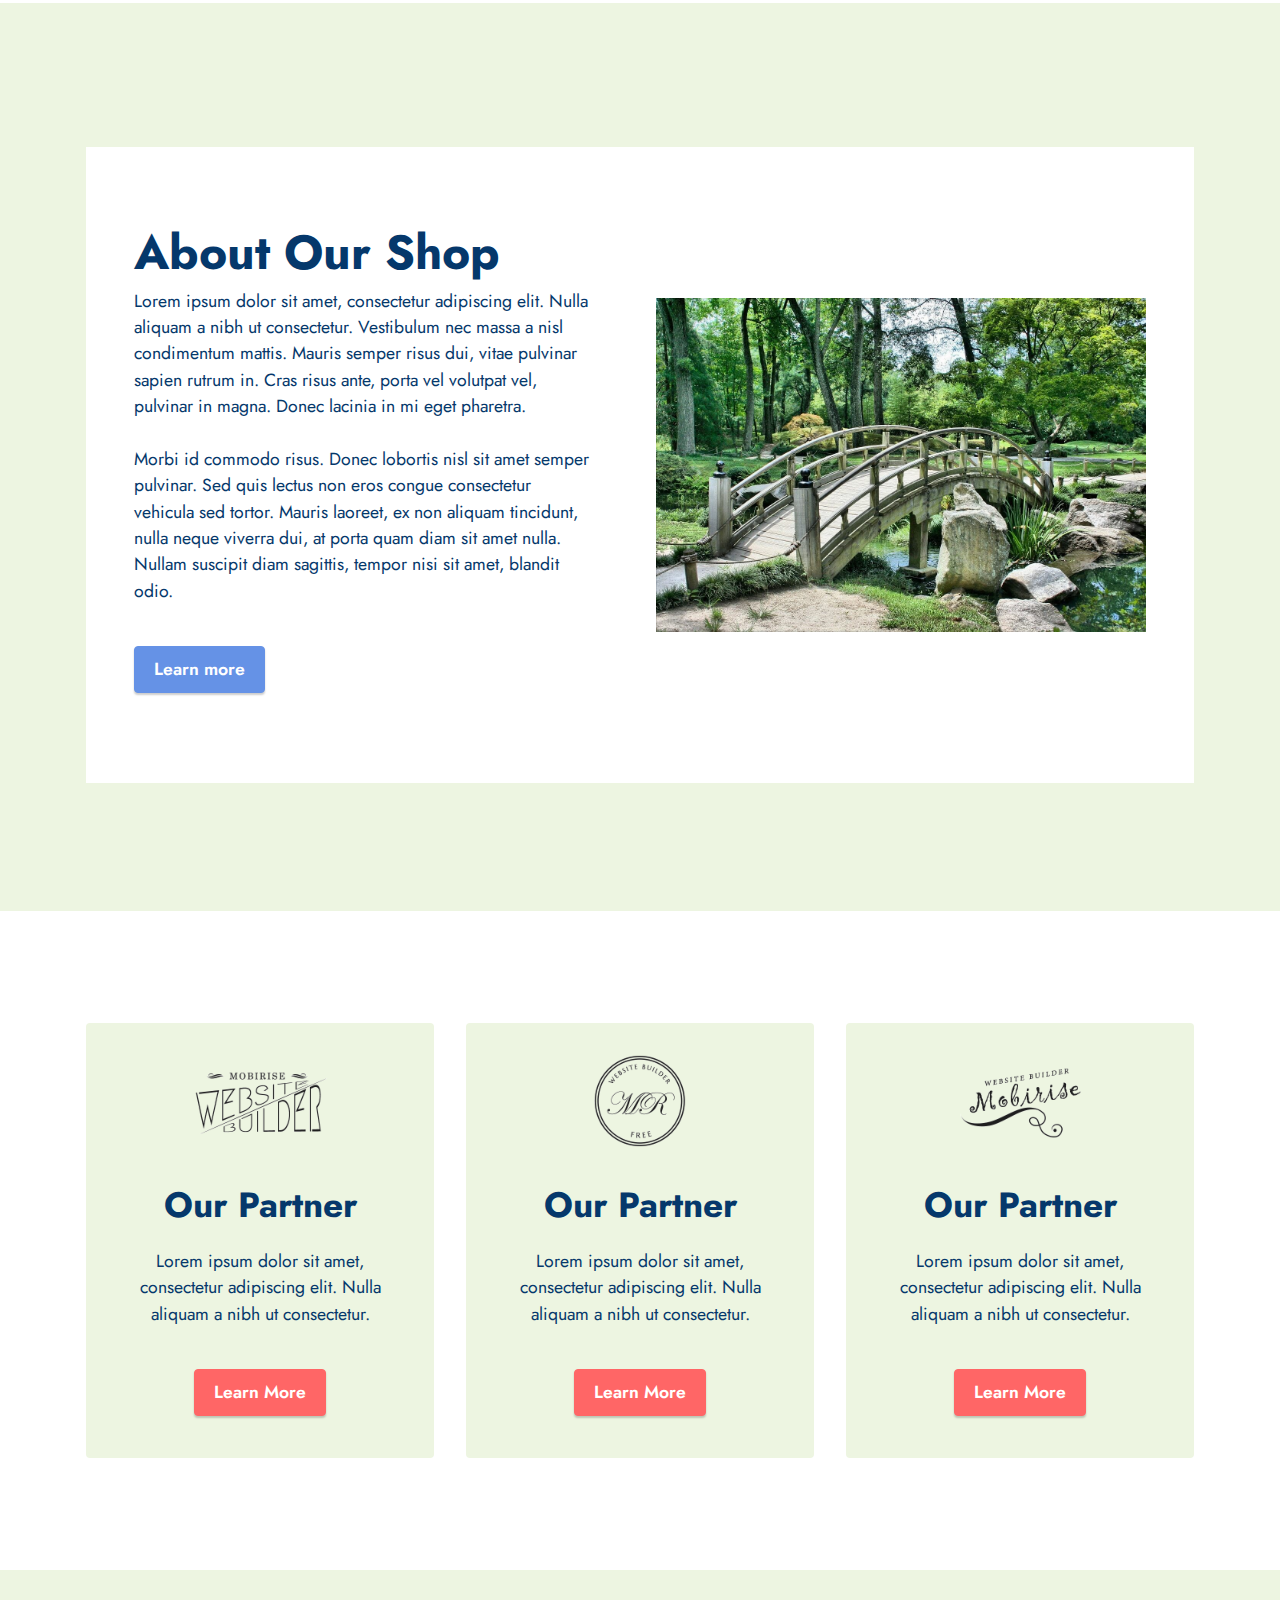
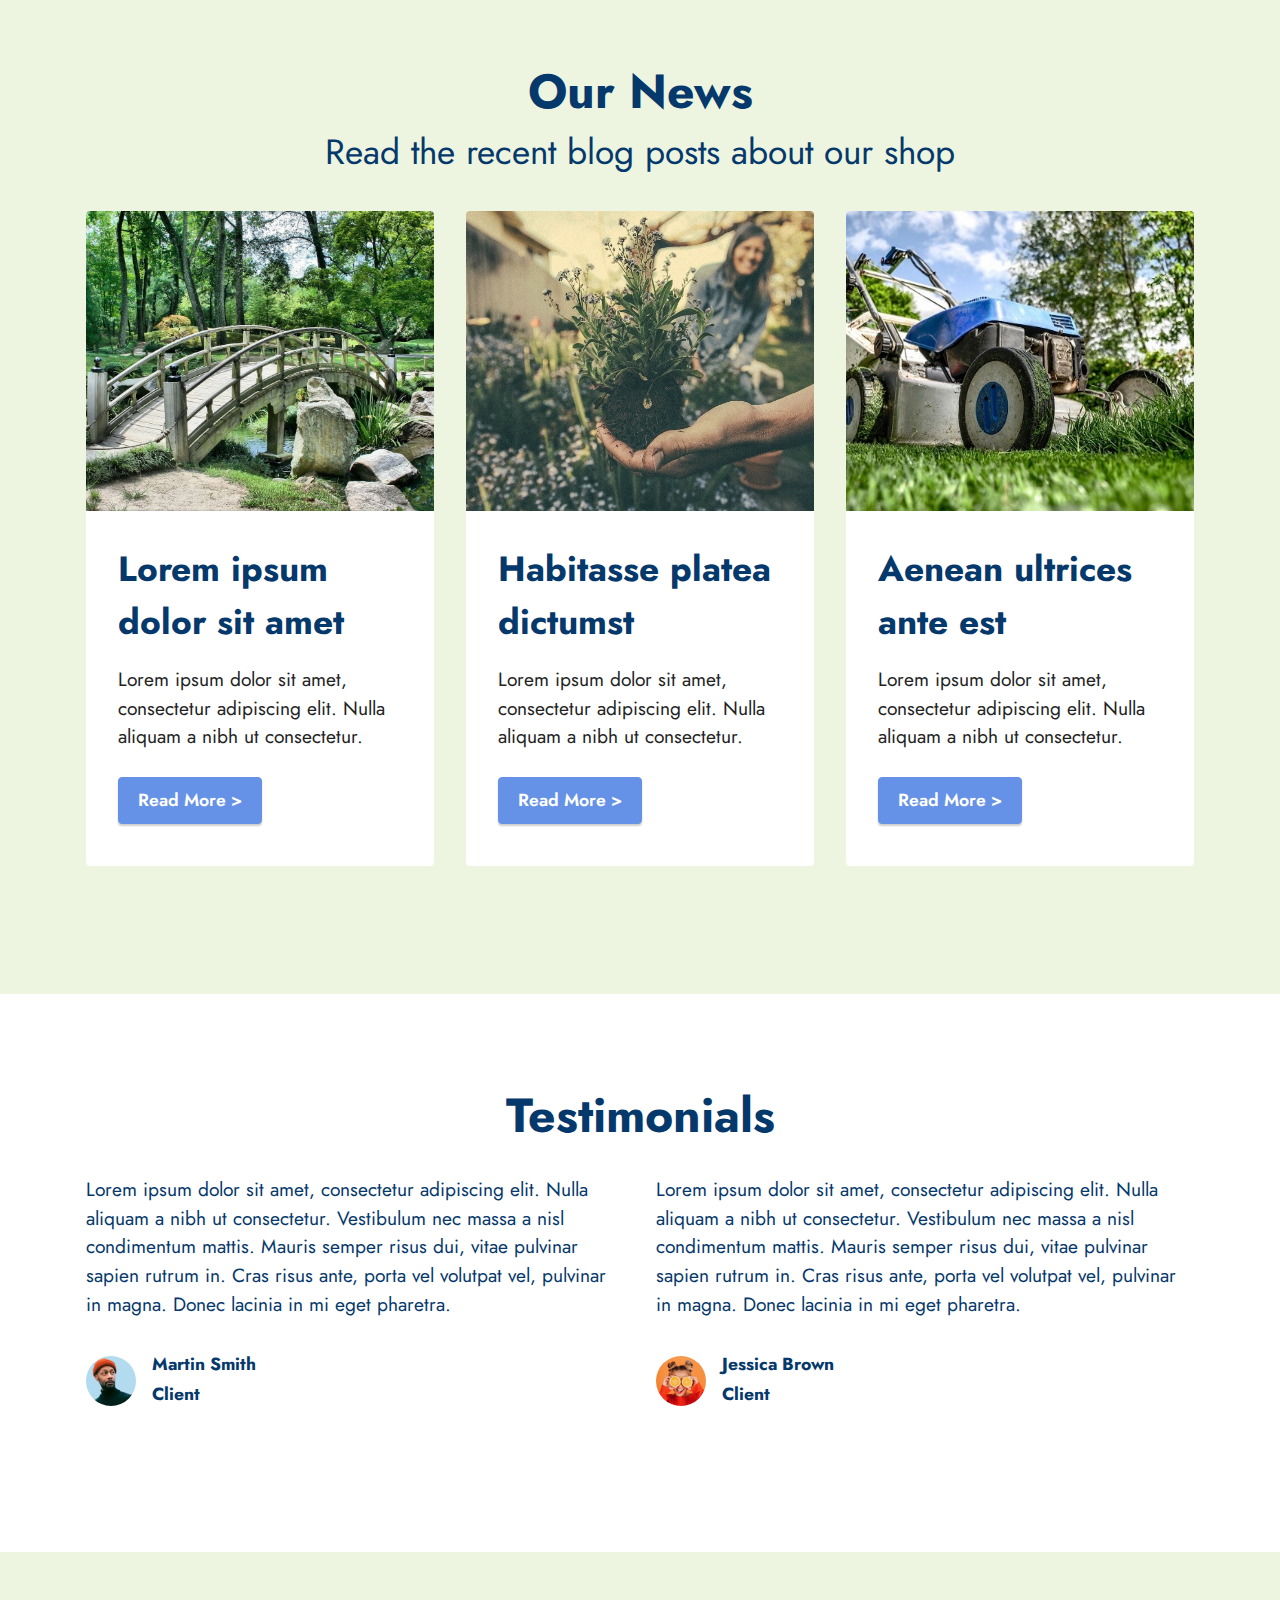
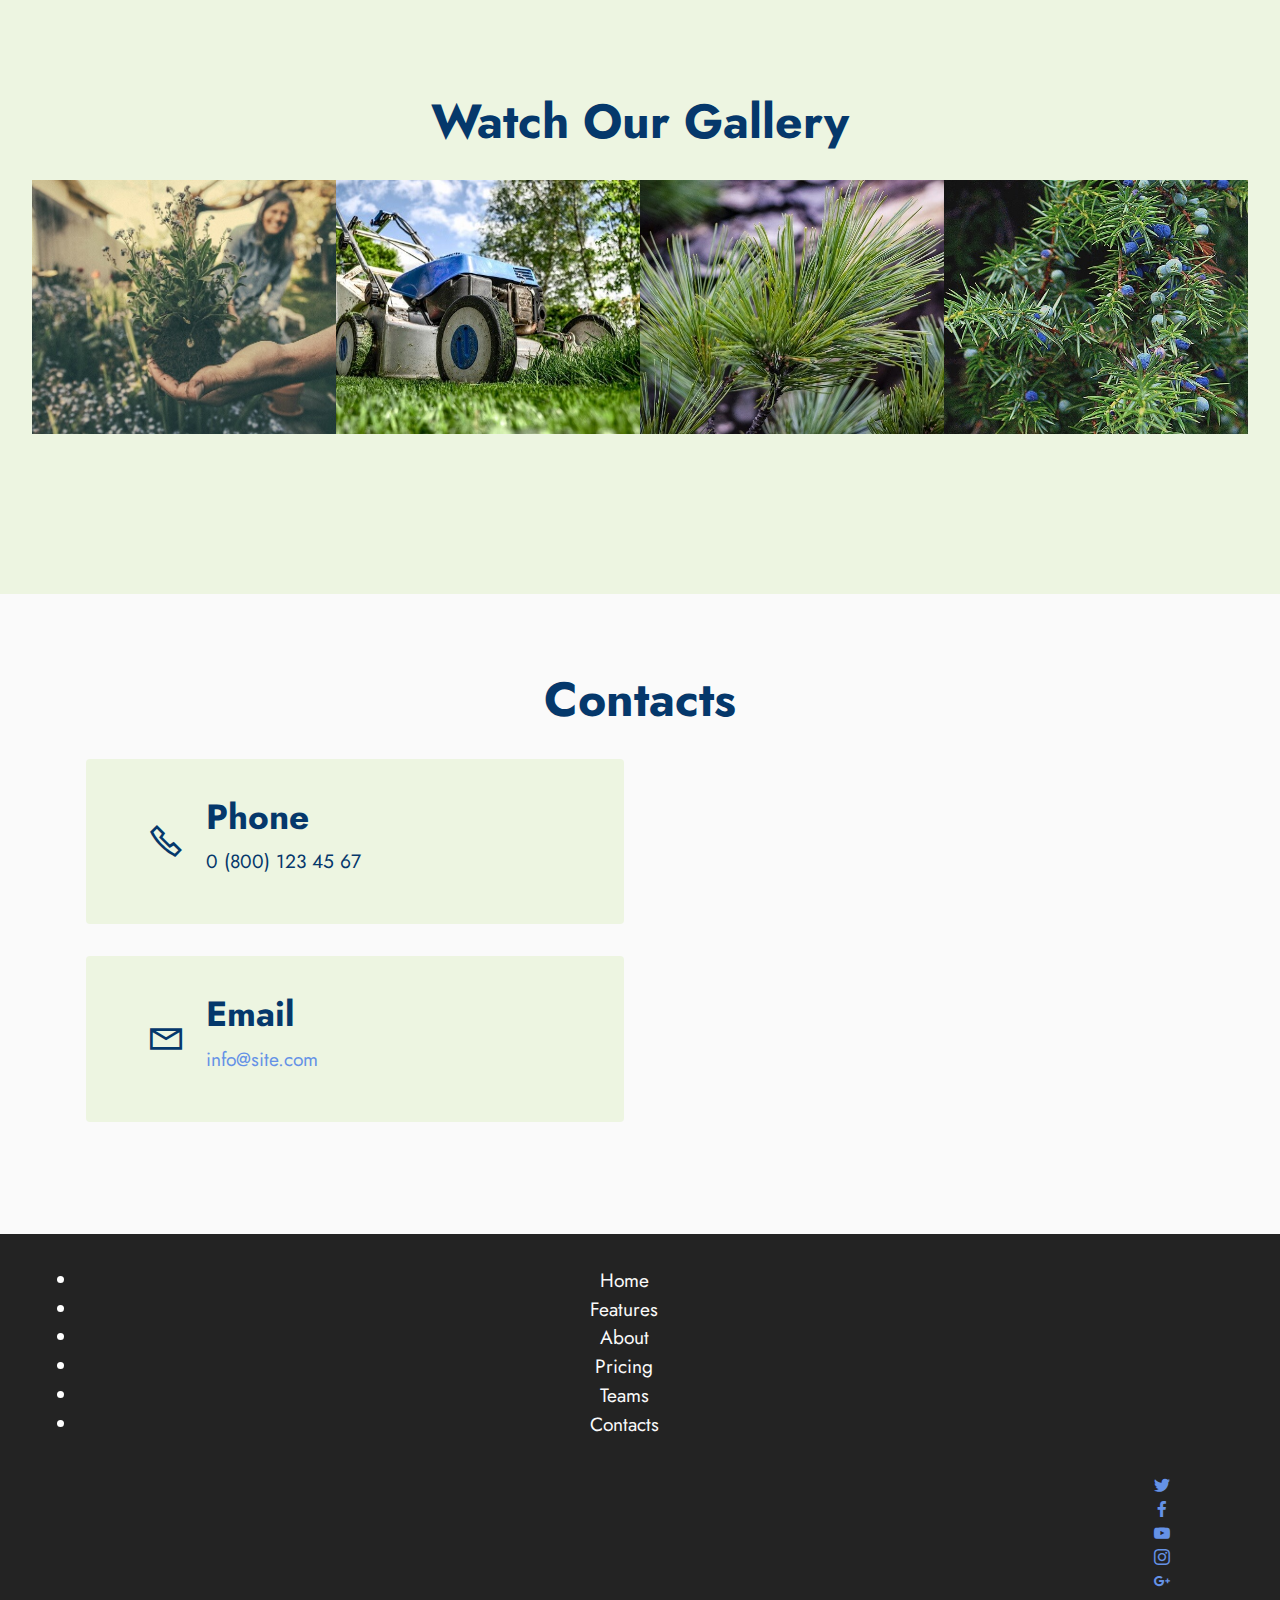
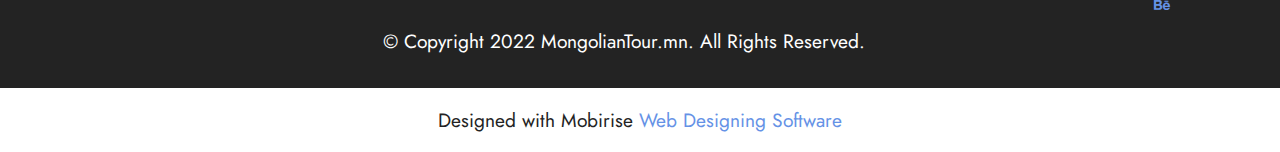
<file: zahialga.html>
<!DOCTYPE html>
<html  >
<head>
  <!-- Site made with Mobirise Website Builder v5.6.8, https://mobirise.com -->
  <meta charset="UTF-8">
  <meta http-equiv="X-UA-Compatible" content="IE=edge">
  <meta name="generator" content="Mobirise v5.6.8, mobirise.com">
  <meta name="twitter:card" content="summary_large_image"/>
  <meta name="twitter:image:src" content="">
  <meta property="og:image" content="">
  <meta name="twitter:title" content="Захиалга">
  <meta name="viewport" content="width=device-width, initial-scale=1, minimum-scale=1">
  <link rel="shortcut icon" href="assets/images/55473413-1230471747129809-7263341351725432832-n-121x121.jpg" type="image/x-icon">
  <meta name="description" content="Захиалга хүлээж авах ...">
  
  
  <title>Захиалга</title>
  <link rel="stylesheet" href="assets/web/assets/mobirise-icons2/mobirise2.css">
  <link rel="stylesheet" href="assets/bootstrap/css/bootstrap.min.css">
  <link rel="stylesheet" href="assets/bootstrap/css/bootstrap-grid.min.css">
  <link rel="stylesheet" href="assets/bootstrap/css/bootstrap-reboot.min.css">
  <link rel="stylesheet" href="assets/dropdown/css/style.css">
  <link rel="stylesheet" href="assets/socicon/css/styles.css">
  <link rel="stylesheet" href="assets/theme/css/style.css">
  <link rel="preload" href="https://fonts.googleapis.com/css?family=Jost:100,200,300,400,500,600,700,800,900,100i,200i,300i,400i,500i,600i,700i,800i,900i&display=swap" as="style" onload="this.onload=null;this.rel='stylesheet'">
  <noscript><link rel="stylesheet" href="https://fonts.googleapis.com/css?family=Jost:100,200,300,400,500,600,700,800,900,100i,200i,300i,400i,500i,600i,700i,800i,900i&display=swap"></noscript>
  <link rel="preload" as="style" href="assets/mobirise/css/mbr-additional.css"><link rel="stylesheet" href="assets/mobirise/css/mbr-additional.css" type="text/css">
  
  
  
  
</head>
<body>
  
  <section data-bs-version="5.1" class="menu menu3 cid-sFAA5oUu2Y" once="menu" id="menu3-1">
    
    <nav class="navbar navbar-dropdown navbar-expand-lg">
        <div class="container">
            <div class="navbar-brand">
                
                <span class="navbar-caption-wrap"><a class="navbar-caption text-primary display-5" href="https://mobiri.se">Rare Plant Shop</a></span>
            </div>
            <button class="navbar-toggler" type="button" data-toggle="collapse" data-bs-toggle="collapse" data-target="#navbarSupportedContent" data-bs-target="#navbarSupportedContent" aria-controls="navbarNavAltMarkup" aria-expanded="false" aria-label="Toggle navigation">
                <div class="hamburger">
                    <span></span>
                    <span></span>
                    <span></span>
                    <span></span>
                </div>
            </button>
            <div class="collapse navbar-collapse" id="navbarSupportedContent">
                <ul class="navbar-nav nav-dropdown" data-app-modern-menu="true"><li class="nav-item"><a class="nav-link link text-primary display-7" href="#top">Home&nbsp;</a></li>
                    <li class="nav-item"><a class="nav-link link text-primary display-7" href="index.html#content4-5">Features</a></li>
                    <li class="nav-item"><a class="nav-link link text-primary display-7" href="index.html#content4-6">Shop</a>
                    </li><li class="nav-item"><a class="nav-link link text-primary display-7" href="index.html#features16-9">About</a></li></ul>
                <div class="icons-menu">
                    <a class="iconfont-wrapper" href="https://mobiri.se" target="_blank">
                        <span class="p-2 mbr-iconfont socicon-facebook socicon"></span>
                    </a>
                    <a class="iconfont-wrapper" href="https://mobiri.se" target="_blank">
                        <span class="p-2 mbr-iconfont socicon-twitter socicon"></span>
                    </a>
                    <a class="iconfont-wrapper" href="https://mobiri.se" target="_blank">
                        <span class="p-2 mbr-iconfont socicon-instagram socicon"></span>
                    </a>
                    
                </div>
                <div class="navbar-buttons mbr-section-btn"><a class="btn btn-primary display-4" href="https://mobiri.se">
                        Shop Now</a></div>
            </div>
        </div>
    </nav>
</section>

<section data-bs-version="5.1" class="header1 cid-sFCAOqBTxa" id="header1-i">

    

    <div class="mbr-overlay" style="opacity: 0.6; background-color: rgb(237, 245, 225);"></div>

    <div class="container">
        <div class="row justify-content-center">
            <div class="col-12 col-lg-8">
                <h1 class="mbr-section-title mbr-fonts-style mb-3 display-1"><strong>Rare Plant Shop</strong></h1>
                
                <p class="mbr-text mbr-fonts-style display-7"><strong>
                    Lorem ipsum dolor sit amet, consectetur adipiscing elit. Nulla aliquam a nibh ut consectetur. Vestibulum nec massa a nisl condimentum mattis. Mauris semper risus dui, vitae pulvinar sapien rutrum in.</strong></p>
                <div class="mbr-section-btn mt-3"><a class="btn btn-primary display-4" href="index.html#content4-6">Shop Now</a> <a class="btn btn-secondary display-4" href="index.html#features16-9">Read More</a></div>
            </div>
        </div>
    </div>
</section>

<section data-bs-version="5.1" class="content4 cid-sFADQxFnEn" id="content4-5">
    
    
    <div class="container">
        <div class="row justify-content-center">
            <div class="title col-md-12 col-lg-10">
                <h3 class="mbr-section-title mbr-fonts-style align-center mb-4 display-2">
                    <strong>Our Shop Features</strong></h3>
                <h4 class="mbr-section-subtitle align-center mbr-fonts-style mb-4 display-5">Lorem ipsum dolor sit amet, consectetur adipiscing elit.</h4>
                
            </div>
        </div>
    </div>
</section>

<section data-bs-version="5.1" class="features5 cid-sFACYYm0AQ" id="features6-3">

    

    
    <div class="container">
        <div class="row justify-content-center">
            <div class="card col-12 col-lg-6">
                <div class="card-wrapper mbr-flex">
                    <div class="card-box align-left">
                        <h6 class="card-subtitle mbr-fonts-style align-left mb-2 display-4">&nbsp;Donec lobortis nisl</h6>
                        <h5 class="card-title mbr-fonts-style align-left mb-3 display-5"><strong>Large Assortment</strong></h5>
                        <p class="mbr-text mbr-fonts-style mb-3 display-4">
                            Lorem ipsum dolor sit amet, consectetur adipiscing elit. Nulla aliquam a nibh ut consectetur. Vestibulum nec massa.</p>
                        <div class="mbr-section-btn"><a href="https://mobiri.se" class="btn btn-secondary display-4">Shop Now</a></div>
                    </div>
                    <div class="img-wrapper img1 align-center">
                        <span class="mbr-iconfont mobi-mbri-cart-full mobi-mbri"></span>
                    </div>
                </div>
            </div>

            <div class="card col-12 col-lg-6">
                <div class="card-wrapper mbr-flex">
                    <div class="card-box align-left">
                        <h6 class="card-subtitle mbr-fonts-style align-left mb-2 display-4">Nullam suscipit diam</h6>
                        <h5 class="card-title mbr-fonts-style align-left mb-3 display-5"><strong>Rare Plants</strong></h5>
                        <p class="mbr-text mbr-fonts-style mb-3 display-4">
                            Lorem ipsum dolor sit amet, consectetur adipiscing elit. Nulla aliquam a nibh ut consectetur. Vestibulum nec massa.</p>
                        <div class="mbr-section-btn"><a href="https://mobiri.se" class="btn btn-secondary display-4">Shop Now</a></div>
                    </div>
                    <div class="img-wrapper img2 align-center">
                        <span class="mbr-iconfont mobi-mbri-globe-2 mobi-mbri"></span>
                    </div>
                </div>
            </div>
        </div>
    </div>
</section>

<section data-bs-version="5.1" class="content4 cid-sFADQQfNeA" id="content4-6">
    
    
    <div class="container">
        <div class="row justify-content-center">
            <div class="title col-md-12 col-lg-10">
                <h3 class="mbr-section-title mbr-fonts-style align-center mb-4 display-1"><strong>Shop Now</strong></h3>
                <h4 class="mbr-section-subtitle align-center mbr-fonts-style mb-4 display-5">Lorem ipsum dolor sit amet, consectetur adipiscing elit.</h4>
                
            </div>
        </div>
    </div>
</section>

<section data-bs-version="5.1" class="features8 cid-sFADMOwrhN" xmlns="http://www.w3.org/1999/html" id="features9-4">
    
    

    

    <div class="container">
        <div class="card">
            <div class="card-wrapper">
                <div class="row align-items-center">
                    <div class="col-12 col-md-4">
                        <div class="image-wrapper">
                            <img src="assets/images/mbr-9.jpeg" alt="Mobirise Website Builder">
                        </div>
                    </div>
                    <div class="col-12 col-md">
                        <div class="card-box">
                            <div class="row">
                                <div class="col-md">
                                    <h6 class="card-title mbr-fonts-style display-2"><strong>Western Thuja&nbsp;</strong></h6>
                                    <p class="mbr-text mbr-fonts-style display-7">Lorem ipsum dolor sit amet, consectetur adipiscing elit. Nulla aliquam a nibh ut consectetur. Vestibulum nec massa a nisl condimentum mattis. Mauris semper risus dui, vitae pulvinar sapien rutrum in. Cras risus ante, porta vel volutpat vel.<br></p>
                                </div>
                                <div class="col-md-auto">
                                    <p class="price mbr-fonts-style display-2">$139</p>
                                    <div class="mbr-section-btn"><a href="https://mobiri.se" class="btn btn-secondary display-4">
                                            Buy Now
                                        </a></div>
                                </div>
                                <div></div>
                            </div>
                        </div>
                    </div>
                </div>
            </div>
        </div>
        <div class="card">
            <div class="card-wrapper">
                <div class="row align-items-center">
                    <div class="col-12 col-md-4">
                        <div class="image-wrapper">
                            <img src="assets/images/mbr-8.jpeg" alt="Mobirise Website Builder">
                        </div>
                    </div>
                    <div class="col-12 col-md">
                        <div class="card-box">
                            <div class="row">
                                <div class="col-md">
                                    <h6 class="card-title mbr-fonts-style display-2"><strong>Juniper With Blue Berries</strong></h6>
                                    <p class="mbr-text mbr-fonts-style display-7">Lorem ipsum dolor sit amet, consectetur adipiscing elit. Nulla aliquam a nibh ut consectetur. Vestibulum nec massa a nisl condimentum mattis. Mauris semper risus dui, vitae pulvinar sapien rutrum in. Cras risus ante, porta vel volutpat vel.</p>
                                </div>
                                <div class="col-md-auto">
                                    <p class="price mbr-fonts-style display-2">$119</p>
                                    <div class="mbr-section-btn"><a href="https://mobiri.se" class="btn btn-secondary display-4">
                                            Buy Now
                                        </a></div>
                                </div>
                                <div></div>
                            </div>
                        </div>
                    </div>
                </div>
            </div>
        </div>
        <div class="card">
            <div class="card-wrapper">
                <div class="row align-items-center">
                    <div class="col-12 col-md-4">
                        <div class="image-wrapper">
                            <img src="assets/images/mbr.jpeg" alt="Mobirise Website Builder">
                        </div>
                    </div>
                    <div class="col-12 col-md">
                        <div class="card-box">
                            <div class="row">
                                <div class="col-md">
                                    <h6 class="card-title mbr-fonts-style display-2"><strong>Siberian Сedar</strong></h6>
                                    <p class="mbr-text mbr-fonts-style display-7">Lorem ipsum dolor sit amet, consectetur adipiscing elit. Nulla aliquam a nibh ut consectetur. Vestibulum nec massa a nisl condimentum mattis. Mauris semper risus dui, vitae pulvinar sapien rutrum in. Cras risus ante, porta vel volutpat vel.<br></p>
                                </div>
                                <div class="col-md-auto">
                                    <p class="price mbr-fonts-style display-2">$99</p>
                                    <div class="mbr-section-btn"><a href="https://mobiri.se" class="btn btn-secondary display-4">
                                            Buy Now
                                        </a></div>
                                </div>
                                <div></div>
                            </div>
                        </div>
                    </div>
                </div>
            </div>
        </div>
    </div>
</section>

<section data-bs-version="5.1" class="features15 cid-sFANq99njx" id="features16-9">

    

    
    <div class="container">
        <div class="content-wrapper">
            <div class="row align-items-center">
                <div class="col-12 col-lg">
                    <div class="text-wrapper">
                        <h6 class="card-title mbr-fonts-style display-2"><strong>About Our Shop</strong></h6>
                        <p class="mbr-text mbr-fonts-style mb-4 display-4">Lorem ipsum dolor sit amet, consectetur adipiscing elit. Nulla aliquam a nibh ut consectetur. Vestibulum nec massa a nisl condimentum mattis. Mauris semper risus dui, vitae pulvinar sapien rutrum in. Cras risus ante, porta vel volutpat vel, pulvinar in magna. Donec lacinia in mi eget pharetra.&nbsp;<br><br>Morbi id commodo risus. Donec lobortis nisl sit amet semper pulvinar. Sed quis lectus non eros congue consectetur vehicula sed tortor. Mauris laoreet, ex non aliquam tincidunt, nulla neque viverra dui, at porta quam diam sit amet nulla. Nullam suscipit diam sagittis, tempor nisi sit amet, blandit odio.&nbsp;</p>
                        <div class="mbr-section-btn mt-3"><a class="btn btn-primary display-4" href="https://mobiri.se">Learn more</a></div>
                    </div>
                </div>
                <div class="col-12 col-lg-6">
                    <div class="image-wrapper">
                        <img src="assets/images/mbr-10.jpg" alt="Mobirise Website Builder">
                    </div>
                </div>
            </div>
        </div>
    </div>
</section>

<section data-bs-version="5.1" class="clients2 cid-sFAOcdRzJX" id="clients2-b">

    

    
    <div class="container">
        <div class="row justify-content-center">
            <div class="card col-12 col-md-6 col-lg-4">
                <div class="card-wrapper">
                    <div class="img-wrapper">
                        <img src="assets/images/1.png" alt="Mobirise Website Builder">
                    </div>
                    <div class="card-box align-center">
                        
                        <h5 class="card-title mbr-fonts-style mb-3 display-5">
                            <strong>Our Partner</strong>
                        </h5>
                        <p class="mbr-text mbr-fonts-style mb-4 display-4">
                            Lorem ipsum dolor sit amet, consectetur adipiscing elit. Nulla aliquam a nibh ut consectetur. </p>
                        <div class="mbr-section-btn mt-3"><a class="btn btn-secondary display-4" href="https://mobiri.se">Learn More</a></div>
                    </div>
                </div>
            </div>
            <div class="card col-12 col-md-6 col-lg-4">
                <div class="card-wrapper">
                    <div class="img-wrapper">
                        <img src="assets/images/2.png" alt="Mobirise Website Builder">
                    </div>
                    <div class="card-box align-center">
                        
                        <h5 class="card-title mbr-fonts-style mb-3 display-5"><strong>Our Partner</strong></h5>
                        <p class="mbr-text mbr-fonts-style mb-4 display-4">
                            Lorem ipsum dolor sit amet, consectetur adipiscing elit. Nulla aliquam a nibh ut consectetur. </p>
                        <div class="mbr-section-btn mt-3"><a class="btn btn-secondary display-4" href="https://mobiri.se">Learn More</a></div>
                    </div>
                </div>
            </div>
            <div class="card col-12 col-md-6 col-lg-4">
                <div class="card-wrapper">
                    <div class="img-wrapper">
                        <img src="assets/images/3.png" alt="Mobirise Website Builder">
                    </div>
                    <div class="card-box align-center">
                        
                        <h5 class="card-title mbr-fonts-style mb-3 display-5"><strong>Our Partner</strong></h5>
                        <p class="mbr-text mbr-fonts-style mb-4 display-4">
                            Lorem ipsum dolor sit amet, consectetur adipiscing elit. Nulla aliquam a nibh ut consectetur. </p>
                        <div class="mbr-section-btn mt-3"><a class="btn btn-secondary display-4" href="https://mobiri.se">Learn More</a></div>
                    </div>
                </div>
            </div>
            
        </div>
    </div>
</section>

<section data-bs-version="5.1" class="content2 cid-sFAOw5Fdod" id="content2-e">
    
    
    <div class="container">
        <div class="mbr-section-head">
            <h4 class="mbr-section-title mbr-fonts-style align-center mb-0 display-2"><strong>Our News</strong></h4>
            <h5 class="mbr-section-subtitle mbr-fonts-style align-center mb-0 mt-2 display-5">Read the recent blog posts about
                our shop</h5>
        </div>
        <div class="row mt-4">
            <div class="item features-image сol-12 col-md-6 col-lg-4">
                <div class="item-wrapper">
                    <div class="item-img">
                        <img src="assets/images/mbr-10.jpg" alt="Mobirise Website Builder" title="">
                    </div>
                    <div class="item-content">
                        <h5 class="item-title mbr-fonts-style display-5"><strong>Lorem ipsum dolor sit amet</strong></h5>
                        
                        <p class="mbr-text mbr-fonts-style mt-3 display-7">Lorem ipsum dolor sit amet, consectetur adipiscing elit. Nulla aliquam a nibh ut consectetur.&nbsp;</p>
                    </div>
                    <div class="mbr-section-btn item-footer mt-2"><a href="" class="btn item-btn btn-primary display-4" target="_blank">Read More
                            &gt;</a></div>
                </div>
            </div>
            <div class="item features-image сol-12 col-md-6 col-lg-4">
                <div class="item-wrapper">
                    <div class="item-img">
                        <img src="assets/images/mbr.jpg" alt="Mobirise Website Builder" title="">
                    </div>
                    <div class="item-content">
                        <h5 class="item-title mbr-fonts-style display-5"><strong>Habitasse platea dictumst</strong></h5>
                        
                        <p class="mbr-text mbr-fonts-style mt-3 display-7">Lorem ipsum dolor sit amet, consectetur adipiscing elit. Nulla aliquam a nibh ut consectetur. <br>
                        </p>
                    </div>
                    <div class="mbr-section-btn item-footer mt-2"><a href="" class="btn item-btn btn-primary display-4" target="_blank">Read More
                            &gt;</a></div>
                </div>
            </div>
            <div class="item features-image сol-12 col-md-6 col-lg-4">
                <div class="item-wrapper">
                    <div class="item-img">
                        <img src="assets/images/mbr-5.jpg" alt="Mobirise Website Builder" title="">
                    </div>
                    <div class="item-content">
                        <h5 class="item-title mbr-fonts-style display-5"><strong>Aenean ultrices ante est</strong></h5>
                        
                        <p class="mbr-text mbr-fonts-style mt-3 display-7">Lorem ipsum dolor sit amet, consectetur adipiscing elit. Nulla aliquam a nibh ut consectetur. </p>
                    </div>
                    <div class="mbr-section-btn item-footer mt-2"><a href="" class="btn item-btn btn-primary display-4" target="_blank">Read More
                            &gt;</a></div>
                </div>
            </div>

        </div>
    </div>
</section>

<section data-bs-version="5.1" class="testimonials2 cid-sFAO03Bfrt" id="testimonials2-a">
    
    
    <div class="container">
        <h3 class="mbr-section-title mbr-fonts-style align-center mb-4 display-2">
            <strong>Testimonials</strong>
        </h3>
        <div class="row justify-content-center">
            <div class="card col-12 col-md-6">
                <p class="mbr-text mbr-fonts-style mb-4 display-7">Lorem ipsum dolor sit amet, consectetur adipiscing elit. Nulla aliquam a nibh ut consectetur. Vestibulum nec massa a nisl condimentum mattis. Mauris semper risus dui, vitae pulvinar sapien rutrum in. Cras risus ante, porta vel volutpat vel, pulvinar in magna. Donec lacinia in mi eget pharetra. </p>
                <div class="d-flex mb-md-0 mb-4">
                    <div class="image-wrapper">
                        <img src="assets/images/team1.jpg" alt="Mobirise Website Builder">
                    </div>
                    <div class="text-wrapper">
                        <p class="name mbr-fonts-style mb-1 display-4">
                            <strong>Martin Smith</strong>
                        </p>
                        <p class="position mbr-fonts-style display-4">
                            <strong>Client</strong>
                        </p>
                    </div>
                </div>
            </div>
            <div class="card col-12 col-md-6">
                <p class="mbr-text mbr-fonts-style mb-4 display-7">Lorem ipsum dolor sit amet, consectetur adipiscing elit. Nulla aliquam a nibh ut consectetur. Vestibulum nec massa a nisl condimentum mattis. Mauris semper risus dui, vitae pulvinar sapien rutrum in. Cras risus ante, porta vel volutpat vel, pulvinar in magna. Donec lacinia in mi eget pharetra. </p>
                <div class="d-flex mb-md-0 mb-4">
                    <div class="image-wrapper">
                        <img src="assets/images/team2.jpg" alt="Mobirise Website Builder">
                    </div>
                    <div class="text-wrapper">
                        <p class="name mbr-fonts-style mb-1 display-4">
                            <strong>Jessica Brown</strong>
                        </p>
                        <p class="position mbr-fonts-style display-4">
                            <strong>Client</strong>
                        </p>
                    </div>
                </div>
            </div>
        </div>
    </div>
</section>

<section data-bs-version="5.1" class="gallery6 mbr-gallery cid-sFAQAQGsOD" id="gallery6-f">
    

    

    <div class="container-fluid">
        <div class="mbr-section-head">
            <h3 class="mbr-section-title mbr-fonts-style align-center m-0 display-2"><strong>Watch Our Gallery</strong></h3>
            
        </div>
        <div class="row mbr-gallery mt-4">
            <div class="col-12 col-md-6 col-lg-3 item gallery-image">
                <div class="item-wrapper" data-toggle="modal" data-bs-toggle="modal" data-target="#t4ROmYrCat-modal" data-bs-target="#t4ROmYrCat-modal">
                    <img class="w-100" src="assets/images/mbr.jpg" alt="Mobirise Website Builder" data-slide-to="0" data-bs-slide-to="0" data-target="#lb-t4ROmYrCat" data-bs-target="#lb-t4ROmYrCat">
                    <div class="icon-wrapper">
                        <span class="mobi-mbri mobi-mbri-search mbr-iconfont mbr-iconfont-btn"></span>
                    </div>
                </div>
                
            </div>
            <div class="col-12 col-md-6 col-lg-3 item gallery-image">
                <div class="item-wrapper" data-toggle="modal" data-bs-toggle="modal" data-target="#t4ROmYrCat-modal" data-bs-target="#t4ROmYrCat-modal">
                    <img class="w-100" src="assets/images/mbr-5.jpg" alt="Mobirise Website Builder" data-slide-to="1" data-bs-slide-to="1" data-target="#lb-t4ROmYrCat" data-bs-target="#lb-t4ROmYrCat">
                    <div class="icon-wrapper">
                        <span class="mobi-mbri mobi-mbri-search mbr-iconfont mbr-iconfont-btn"></span>
                    </div>
                </div>
                
            </div>
            <div class="col-12 col-md-6 col-lg-3 item gallery-image">
                <div class="item-wrapper" data-toggle="modal" data-bs-toggle="modal" data-target="#t4ROmYrCat-modal" data-bs-target="#t4ROmYrCat-modal">
                    <img class="w-100" src="assets/images/mbr-1.jpeg" alt="Mobirise Website Builder" data-slide-to="2" data-bs-slide-to="2" data-target="#lb-t4ROmYrCat" data-bs-target="#lb-t4ROmYrCat">
                    <div class="icon-wrapper">
                        <span class="mobi-mbri mobi-mbri-search mbr-iconfont mbr-iconfont-btn"></span>
                    </div>
                </div>
                
            </div>
            <div class="col-12 col-md-6 col-lg-3 item gallery-image">
                <div class="item-wrapper" data-toggle="modal" data-bs-toggle="modal" data-target="#t4ROmYrCat-modal" data-bs-target="#t4ROmYrCat-modal">
                    <img class="w-100" src="assets/images/mbr-10.jpeg" alt="Mobirise Website Builder" data-slide-to="3" data-bs-slide-to="3" data-target="#lb-t4ROmYrCat" data-bs-target="#lb-t4ROmYrCat">
                    <div class="icon-wrapper">
                        <span class="mobi-mbri mobi-mbri-search mbr-iconfont mbr-iconfont-btn"></span>
                    </div>
                </div>
                
            </div>
        </div>

        <div class="modal mbr-slider" tabindex="-1" role="dialog" aria-hidden="true" id="t4ROmYrCat-modal">
            <div class="modal-dialog" role="document">
                <div class="modal-content">
                    <div class="modal-body">
                        <div class="carousel slide" id="lb-t4ROmYrCat" data-interval="5000" data-bs-interval="5000">
                            <div class="carousel-inner">
                                <div class="carousel-item active">
                                    <img class="d-block w-100" src="assets/images/mbr.jpg" alt="Mobirise Website Builder">
                                </div>
                                <div class="carousel-item">
                                    <img class="d-block w-100" src="assets/images/mbr-5.jpg" alt="Mobirise Website Builder">
                                </div>
                                <div class="carousel-item">
                                    <img class="d-block w-100" src="assets/images/mbr-1.jpeg" alt="Mobirise Website Builder">
                                </div>
                                <div class="carousel-item">
                                    <img class="d-block w-100" src="assets/images/mbr-10.jpeg" alt="Mobirise Website Builder">
                                </div>
                            </div>
                            <ol class="carousel-indicators">
                                <li data-slide-to="0" data-bs-slide-to="0" class="active" data-target="#lb-t4ROmYrCat" data-bs-target="#lb-t4ROmYrCat"></li>
                                <li data-slide-to="1" data-bs-slide-to="1" data-target="#lb-t4ROmYrCat" data-bs-target="#lb-t4ROmYrCat"></li>
                                <li data-slide-to="2" data-bs-slide-to="2" data-target="#lb-t4ROmYrCat" data-bs-target="#lb-t4ROmYrCat"></li>
                                <li data-slide-to="3" data-bs-slide-to="3" data-target="#lb-t4ROmYrCat" data-bs-target="#lb-t4ROmYrCat"></li>
                            </ol>
                            <a role="button" href="" class="close" data-dismiss="modal" data-bs-dismiss="modal" aria-label="Close">
                            </a>
                            <a class="carousel-control-prev carousel-control" role="button" data-slide="prev" data-bs-slide="prev" href="#lb-t4ROmYrCat">
                                <span class="mobi-mbri mobi-mbri-arrow-prev" aria-hidden="true"></span>
                                <span class="sr-only visually-hidden">Previous</span>
                            </a>
                            <a class="carousel-control-next carousel-control" role="button" data-slide="next" data-bs-slide="next" href="#lb-t4ROmYrCat">
                                <span class="mobi-mbri mobi-mbri-arrow-next" aria-hidden="true"></span>
                                <span class="sr-only visually-hidden">Next</span>
                            </a>
                        </div>
                    </div>
                </div>
            </div>
        </div>
    </div>
</section>

<section data-bs-version="5.1" class="contacts3 map1 cid-sFAOgbarYq" id="contacts3-c">

    
    
    <div class="container">
        <div class="mbr-section-head">
            <h3 class="mbr-section-title mbr-fonts-style align-center mb-0 display-2">
                <strong>Contacts</strong>
            </h3>
            
        </div>
        <div class="row justify-content-center mt-4">
            <div class="card col-12 col-md-6">
                <div class="card-wrapper">
                    <div class="image-wrapper">
                        <span class="mbr-iconfont mobi-mbri-phone mobi-mbri" style="color: rgb(5, 56, 107); fill: rgb(5, 56, 107);"></span>
                    </div>
                    <div class="text-wrapper">
                        <h6 class="card-title mbr-fonts-style mb-1 display-5">
                            <strong>Phone</strong>
                        </h6>
                        <p class="mbr-text mbr-fonts-style display-7">
                            0 (800) 123 45 67
                        </p>
                    </div>
                </div>
                <div class="card-wrapper">
                    <div class="image-wrapper">
                        <span class="mbr-iconfont mobi-mbri-letter mobi-mbri" style="color: rgb(5, 56, 107); fill: rgb(5, 56, 107);"></span>
                    </div>
                    <div class="text-wrapper">
                        <h6 class="card-title mbr-fonts-style mb-1 display-5">
                            <strong>Email</strong>
                        </h6>
                        <p class="mbr-text mbr-fonts-style display-7">
                            <a href="mailto:info@site.com" class="text-primary">info@site.com</a>
                        </p>
                    </div>
                </div>
            </div>
            <div class="map-wrapper col-12 col-md-6">
                <div class="google-map"><iframe frameborder="0" style="border:0" src="https://www.google.com/maps/embed/v1/place?key=AIzaSyCNveGQ9bfpKFwWzQLLftrR9hNiHwdqQG8&amp;q=350 5th Ave, New York, NY 10118" allowfullscreen=""></iframe></div>
            </div>
        </div>
    </div>
</section>

<section data-bs-version="5.1" class="footer3 cid-sFAOjz8nX7" once="footers" id="footer3-d">

    

    

    <div class="container">
        <div class="row align-center mbr-white">
            <div class="row row-links">
                <ul class="foot-menu">
                    
                    
                    
                    
                    
                <li class="foot-menu-item mbr-fonts-style display-7"><a href="#top" class="text-white">Home</a></li><li class="foot-menu-item mbr-fonts-style display-7"><a href="index.html#features1-1i" class="text-white">Features</a></li><li class="foot-menu-item mbr-fonts-style display-7"><a href="index.html#header14-1j" class="text-white">About</a></li><li class="foot-menu-item mbr-fonts-style display-7"><a href="index.html#content4-1q" class="text-white text-primary">Pricing</a></li><li class="foot-menu-item mbr-fonts-style display-7"><a href="index.html#team1-1o" class="text-white">Teams</a></li><li class="foot-menu-item mbr-fonts-style display-7"><a href="index.html#contacts4-21" class="text-white">Contacts</a></li></ul>
            </div>
            <div class="row social-row">
                <div class="social-list align-right pb-2">
                    
                    
                    
                    
                    
                    
                <div class="soc-item">
                        <a href="https://www.facebook.com/UjKhanTravel" target="_blank">
                            <span class="mbr-iconfont mbr-iconfont-social socicon-twitter socicon"></span>
                        </a>
                    </div><div class="soc-item">
                        <a href="https://www.facebook.com/UjKhanTravel" target="_blank">
                            <span class="mbr-iconfont mbr-iconfont-social socicon-facebook socicon"></span>
                        </a>
                    </div><div class="soc-item">
                        <a href="https://www.facebook.com/UjKhanTravel" target="_blank">
                            <span class="mbr-iconfont mbr-iconfont-social socicon-youtube socicon"></span>
                        </a>
                    </div><div class="soc-item">
                        <a href="https://www.facebook.com/UjKhanTravel" target="_blank">
                            <span class="mbr-iconfont mbr-iconfont-social socicon-instagram socicon"></span>
                        </a>
                    </div><div class="soc-item">
                        <a href="https://www.facebook.com/UjKhanTravel" target="_blank">
                            <span class="mbr-iconfont mbr-iconfont-social socicon-googleplus socicon"></span>
                        </a>
                    </div><div class="soc-item">
                        <a href="https://www.facebook.com/UjKhanTravel" target="_blank">
                            <span class="mbr-iconfont mbr-iconfont-social socicon-behance socicon"></span>
                        </a>
                    </div></div>
            </div>
            <div class="row row-copirayt">
                <p class="mbr-text mb-0 mbr-fonts-style mbr-white align-center display-7">
                    © Copyright 2022 MongolianTour.mn. All Rights Reserved.
                </p>
            </div>
        </div>
    </div>
</section><section class="display-7" style="padding: 0;align-items: center;justify-content: center;flex-wrap: wrap;    align-content: center;display: flex;position: relative;height: 4rem;"><a href="https://mobiri.se/" style="flex: 1 1;height: 4rem;position: absolute;width: 100%;z-index: 1;"><img alt="Mobirise" style="height: 4rem;" src="[data-uri]"></a><p style="margin: 0;text-align: center;" class="display-7">Designed with Mobirise &#8204;</p><a style="z-index:1" href="https://mobirise.com/website-design-software.html">Web Designing Software</a></section><script src="assets/bootstrap/js/bootstrap.bundle.min.js"></script>  <script src="assets/smoothscroll/smooth-scroll.js"></script>  <script src="assets/ytplayer/index.js"></script>  <script src="assets/dropdown/js/navbar-dropdown.js"></script>  <script src="assets/theme/js/script.js"></script>  
  
  
</body>
</html>
</file>
<file: assets/parallax/jarallax.css>
.jarallax {
    position: relative;
    z-index: 0;
}
.jarallax > .jarallax-img {
    position: absolute;
    object-fit: cover;
    /* support for plugin https://github.com/bfred-it/object-fit-images */
    font-family: 'object-fit: cover;';
    top: 0;
    left: 0;
    width: 100%;
    height: 100%;
    z-index: -1;
}
</file>
<file: assets/dropdown/css/style.css>
.navbar-dropdown {
  left: 0;
  padding: 0;
  position: absolute;
  right: 0;
  top: 0;
  transition: all 0.45s ease;
  z-index: 1030;
  background: #282828; }
  .navbar-dropdown .navbar-logo {
    margin-right: 0.8rem;
    transition: margin 0.3s ease-in-out;
    vertical-align: middle; }
    .navbar-dropdown .navbar-logo img {
      height: 3.125rem;
      transition: all 0.3s ease-in-out; }
    .navbar-dropdown .navbar-logo.mbr-iconfont {
      font-size: 3.125rem;
      line-height: 3.125rem; }
  .navbar-dropdown .navbar-caption {
    font-weight: 700;
    white-space: normal;
    vertical-align: -4px;
    line-height: 3.125rem !important; }
    .navbar-dropdown .navbar-caption, .navbar-dropdown .navbar-caption:hover {
      color: inherit;
      text-decoration: none; }
  .navbar-dropdown .mbr-iconfont + .navbar-caption {
    vertical-align: -1px; }
  .navbar-dropdown.navbar-fixed-top {
    position: fixed; }
  .navbar-dropdown .navbar-brand span {
    vertical-align: -4px; }
  .navbar-dropdown.bg-color.transparent {
    background: none; }
  .navbar-dropdown.navbar-short .navbar-brand {
    padding: 0.625rem 0; }
    .navbar-dropdown.navbar-short .navbar-brand span {
      vertical-align: -1px; }
  .navbar-dropdown.navbar-short .navbar-caption {
    line-height: 2.375rem !important;
    vertical-align: -2px; }
  .navbar-dropdown.navbar-short .navbar-logo {
    margin-right: 0.5rem; }
    .navbar-dropdown.navbar-short .navbar-logo img {
      height: 2.375rem; }
    .navbar-dropdown.navbar-short .navbar-logo.mbr-iconfont {
      font-size: 2.375rem;
      line-height: 2.375rem; }
  .navbar-dropdown.navbar-short .mbr-table-cell {
    height: 3.625rem; }
  .navbar-dropdown .navbar-close {
    left: 0.6875rem;
    position: fixed;
    top: 0.75rem;
    z-index: 1000; }
  .navbar-dropdown .hamburger-icon {
    content: "";
    display: inline-block;
    vertical-align: middle;
    width: 16px;
    -webkit-box-shadow: 0 -6px 0 1px #282828,0 0 0 1px #282828,0 6px 0 1px #282828;
    -moz-box-shadow: 0 -6px 0 1px #282828,0 0 0 1px #282828,0 6px 0 1px #282828;
    box-shadow: 0 -6px 0 1px #282828,0 0 0 1px #282828,0 6px 0 1px #282828; }

.dropdown-menu .dropdown-toggle[data-toggle="dropdown-submenu"]::after {
  border-bottom: 0.35em solid transparent;
  border-left: 0.35em solid;
  border-right: 0;
  border-top: 0.35em solid transparent;
  margin-left: 0.3rem; }

.dropdown-menu .dropdown-item:focus {
  outline: 0; }

.nav-dropdown {
  font-size: 0.75rem;
  font-weight: 500;
  height: auto !important; }
  .nav-dropdown .nav-btn {
    padding-left: 1rem; }
  .nav-dropdown .link {
    margin: .667em 1.667em;
    font-weight: 500;
    padding: 0;
    transition: color .2s ease-in-out; }
    .nav-dropdown .link.dropdown-toggle {
      margin-right: 2.583em; }
      .nav-dropdown .link.dropdown-toggle::after {
        margin-left: .25rem;
        border-top: 0.35em solid;
        border-right: 0.35em solid transparent;
        border-left: 0.35em solid transparent;
        border-bottom: 0; }
      .nav-dropdown .link.dropdown-toggle[aria-expanded="true"] {
        margin: 0;
        padding: 0.667em 3.263em  0.667em 1.667em; }
  .nav-dropdown .link::after,
  .nav-dropdown .dropdown-item::after {
    color: inherit; }
  .nav-dropdown .btn {
    font-size: 0.75rem;
    font-weight: 700;
    letter-spacing: 0;
    margin-bottom: 0;
    padding-left: 1.25rem;
    padding-right: 1.25rem; }
  .nav-dropdown .dropdown-menu {
    border-radius: 0;
    border: 0;
    left: 0;
    margin: 0;
    padding-bottom: 1.25rem;
    padding-top: 1.25rem;
    position: relative; }
  .nav-dropdown .dropdown-submenu {
    margin-left: 0.125rem;
    top: 0; }
  .nav-dropdown .dropdown-item {
    font-weight: 500;
    line-height: 2;
    padding: 0.3846em 4.615em 0.3846em 1.5385em;
    position: relative;
    transition: color .2s ease-in-out, background-color .2s ease-in-out; }
    .nav-dropdown .dropdown-item::after {
      margin-top: -0.3077em;
      position: absolute;
      right: 1.1538em;
      top: 50%; }
    .nav-dropdown .dropdown-item:focus, .nav-dropdown .dropdown-item:hover {
      background: none; }

@media (max-width: 767px) {
  .nav-dropdown.navbar-toggleable-sm {
    bottom: 0;
    display: none;
    left: 0;
    overflow-x: hidden;
    position: fixed;
    top: 0;
    transform: translateX(-100%);
    -ms-transform: translateX(-100%);
    -webkit-transform: translateX(-100%);
    width: 18.75rem;
    z-index: 999; } }
.nav-dropdown.navbar-toggleable-xl {
  bottom: 0;
  display: none;
  left: 0;
  overflow-x: hidden;
  position: fixed;
  top: 0;
  transform: translateX(-100%);
  -ms-transform: translateX(-100%);
  -webkit-transform: translateX(-100%);
  width: 18.75rem;
  z-index: 999; }

.nav-dropdown-sm {
  display: block !important;
  overflow-x: hidden;
  overflow: auto;
  padding-top: 3.875rem; }
  .nav-dropdown-sm::after {
    content: "";
    display: block;
    height: 3rem;
    width: 100%; }
  .nav-dropdown-sm.collapse.in ~ .navbar-close {
    display: block !important; }
  .nav-dropdown-sm.collapsing, .nav-dropdown-sm.collapse.in {
    transform: translateX(0);
    -ms-transform: translateX(0);
    -webkit-transform: translateX(0);
    transition: all 0.25s ease-out;
    -webkit-transition: all 0.25s ease-out;
    background: #282828; }
  .nav-dropdown-sm.collapsing[aria-expanded="false"] {
    transform: translateX(-100%);
    -ms-transform: translateX(-100%);
    -webkit-transform: translateX(-100%); }
  .nav-dropdown-sm .nav-item {
    display: block;
    margin-left: 0 !important;
    padding-left: 0; }
  .nav-dropdown-sm .link,
  .nav-dropdown-sm .dropdown-item {
    border-top: 1px dotted rgba(255, 255, 255, 0.1);
    font-size: 0.8125rem;
    line-height: 1.6;
    margin: 0 !important;
    padding: 0.875rem 2.4rem 0.875rem 1.5625rem !important;
    position: relative;
    white-space: normal; }
    .nav-dropdown-sm .link:focus, .nav-dropdown-sm .link:hover,
    .nav-dropdown-sm .dropdown-item:focus,
    .nav-dropdown-sm .dropdown-item:hover {
      background: rgba(0, 0, 0, 0.2) !important;
      color: #c0a375; }
  .nav-dropdown-sm .nav-btn {
    position: relative;
    padding: 1.5625rem 1.5625rem 0 1.5625rem; }
    .nav-dropdown-sm .nav-btn::before {
      border-top: 1px dotted rgba(255, 255, 255, 0.1);
      content: "";
      left: 0;
      position: absolute;
      top: 0;
      width: 100%; }
    .nav-dropdown-sm .nav-btn + .nav-btn {
      padding-top: 0.625rem; }
      .nav-dropdown-sm .nav-btn + .nav-btn::before {
        display: none; }
  .nav-dropdown-sm .btn {
    padding: 0.625rem 0; }
  .nav-dropdown-sm .dropdown-toggle[data-toggle="dropdown-submenu"]::after {
    margin-left: .25rem;
    border-top: 0.35em solid;
    border-right: 0.35em solid transparent;
    border-left: 0.35em solid transparent;
    border-bottom: 0; }
  .nav-dropdown-sm .dropdown-toggle[data-toggle="dropdown-submenu"][aria-expanded="true"]::after {
    border-top: 0;
    border-right: 0.35em solid transparent;
    border-left: 0.35em solid transparent;
    border-bottom: 0.35em solid; }
  .nav-dropdown-sm .dropdown-menu {
    margin: 0;
    padding: 0;
    position: relative;
    top: 0;
    left: 0;
    width: 100%;
    border: 0;
    float: none;
    border-radius: 0;
    background: none; }
  .nav-dropdown-sm .dropdown-submenu {
    left: 100%;
    margin-left: 0.125rem;
    margin-top: -1.25rem;
    top: 0; }

.navbar-toggleable-sm .nav-dropdown .dropdown-menu {
  position: absolute; }

.navbar-toggleable-sm .nav-dropdown .dropdown-submenu {
  left: 100%;
  margin-left: 0.125rem;
  margin-top: -1.25rem;
  top: 0; }

.navbar-toggleable-sm.opened .nav-dropdown .dropdown-menu {
  position: relative; }

.navbar-toggleable-sm.opened .nav-dropdown .dropdown-submenu {
  left: 0;
  margin-left: 00rem;
  margin-top: 0rem;
  top: 0; }

.is-builder .nav-dropdown.collapsing {
  transition: none !important; }
</file>
<file: assets/socicon/css/styles.css>
@charset "UTF-8";

@font-face {
  font-family: 'Socicon';
  src:  url('../fonts/socicon.eot');
  src:  url('../fonts/socicon.eot?#iefix') format('embedded-opentype'),
    url('../fonts/socicon.woff2') format('woff2'),
    url('../fonts/socicon.ttf') format('truetype'),
    url('../fonts/socicon.woff') format('woff'),
    url('../fonts/socicon.svg#socicon') format('svg');
  font-weight: normal;
  font-style: normal;
  font-display: swap;
}

[data-icon]:before {
  font-family: "socicon" !important;
  content: attr(data-icon);
  font-style: normal !important;
  font-weight: normal !important;
  font-variant: normal !important;
  text-transform: none !important;
  speak: none;
  line-height: 1;
  -webkit-font-smoothing: antialiased;
  -moz-osx-font-smoothing: grayscale;
}

[class^="socicon-"], [class*=" socicon-"] {
  /* use !important to prevent issues with browser extensions that change fonts */
  font-family: 'Socicon' !important;
  speak: none;
  font-style: normal;
  font-weight: normal;
  font-variant: normal;
  text-transform: none;
  line-height: 1;

  /* Better Font Rendering =========== */
  -webkit-font-smoothing: antialiased;
  -moz-osx-font-smoothing: grayscale;
}

.socicon-eitaa:before {
  content: "\e97c";
}
.socicon-soroush:before {
  content: "\e97d";
}
.socicon-bale:before {
  content: "\e97e";
}
.socicon-zazzle:before {
  content: "\e97b";
}
.socicon-society6:before {
  content: "\e97a";
}
.socicon-redbubble:before {
  content: "\e979";
}
.socicon-avvo:before {
  content: "\e978";
}
.socicon-stitcher:before {
  content: "\e977";
}
.socicon-googlehangouts:before {
  content: "\e974";
}
.socicon-dlive:before {
  content: "\e975";
}
.socicon-vsco:before {
  content: "\e976";
}
.socicon-flipboard:before {
  content: "\e973";
}
.socicon-ubuntu:before {
  content: "\e958";
}
.socicon-artstation:before {
  content: "\e959";
}
.socicon-invision:before {
  content: "\e95a";
}
.socicon-torial:before {
  content: "\e95b";
}
.socicon-collectorz:before {
  content: "\e95c";
}
.socicon-seenthis:before {
  content: "\e95d";
}
.socicon-googleplaymusic:before {
  content: "\e95e";
}
.socicon-debian:before {
  content: "\e95f";
}
.socicon-filmfreeway:before {
  content: "\e960";
}
.socicon-gnome:before {
  content: "\e961";
}
.socicon-itchio:before {
  content: "\e962";
}
.socicon-jamendo:before {
  content: "\e963";
}
.socicon-mix:before {
  content: "\e964";
}
.socicon-sharepoint:before {
  content: "\e965";
}
.socicon-tinder:before {
  content: "\e966";
}
.socicon-windguru:before {
  content: "\e967";
}
.socicon-cdbaby:before {
  content: "\e968";
}
.socicon-elementaryos:before {
  content: "\e969";
}
.socicon-stage32:before {
  content: "\e96a";
}
.socicon-tiktok:before {
  content: "\e96b";
}
.socicon-gitter:before {
  content: "\e96c";
}
.socicon-letterboxd:before {
  content: "\e96d";
}
.socicon-threema:before {
  content: "\e96e";
}
.socicon-splice:before {
  content: "\e96f";
}
.socicon-metapop:before {
  content: "\e970";
}
.socicon-naver:before {
  content: "\e971";
}
.socicon-remote:before {
  content: "\e972";
}
.socicon-internet:before {
  content: "\e957";
}
.socicon-moddb:before {
  content: "\e94b";
}
.socicon-indiedb:before {
  content: "\e94c";
}
.socicon-traxsource:before {
  content: "\e94d";
}
.socicon-gamefor:before {
  content: "\e94e";
}
.socicon-pixiv:before {
  content: "\e94f";
}
.socicon-myanimelist:before {
  content: "\e950";
}
.socicon-blackberry:before {
  content: "\e951";
}
.socicon-wickr:before {
  content: "\e952";
}
.socicon-spip:before {
  content: "\e953";
}
.socicon-napster:before {
  content: "\e954";
}
.socicon-beatport:before {
  content: "\e955";
}
.socicon-hackerone:before {
  content: "\e956";
}
.socicon-hackernews:before {
  content: "\e946";
}
.socicon-smashwords:before {
  content: "\e947";
}
.socicon-kobo:before {
  content: "\e948";
}
.socicon-bookbub:before {
  content: "\e949";
}
.socicon-mailru:before {
  content: "\e94a";
}
.socicon-gitlab:before {
  content: "\e945";
}
.socicon-instructables:before {
  content: "\e944";
}
.socicon-portfolio:before {
  content: "\e943";
}
.socicon-codered:before {
  content: "\e940";
}
.socicon-origin:before {
  content: "\e941";
}
.socicon-nextdoor:before {
  content: "\e942";
}
.socicon-udemy:before {
  content: "\e93f";
}
.socicon-livemaster:before {
  content: "\e93e";
}
.socicon-crunchbase:before {
  content: "\e93b";
}
.socicon-homefy:before {
  content: "\e93c";
}
.socicon-calendly:before {
  content: "\e93d";
}
.socicon-realtor:before {
  content: "\e90f";
}
.socicon-tidal:before {
  content: "\e910";
}
.socicon-qobuz:before {
  content: "\e911";
}
.socicon-natgeo:before {
  content: "\e912";
}
.socicon-mastodon:before {
  content: "\e913";
}
.socicon-unsplash:before {
  content: "\e914";
}
.socicon-homeadvisor:before {
  content: "\e915";
}
.socicon-angieslist:before {
  content: "\e916";
}
.socicon-codepen:before {
  content: "\e917";
}
.socicon-slack:before {
  content: "\e918";
}
.socicon-openaigym:before {
  content: "\e919";
}
.socicon-logmein:before {
  content: "\e91a";
}
.socicon-fiverr:before {
  content: "\e91b";
}
.socicon-gotomeeting:before {
  content: "\e91c";
}
.socicon-aliexpress:before {
  content: "\e91d";
}
.socicon-guru:before {
  content: "\e91e";
}
.socicon-appstore:before {
  content: "\e91f";
}
.socicon-homes:before {
  content: "\e920";
}
.socicon-zoom:before {
  content: "\e921";
}
.socicon-alibaba:before {
  content: "\e922";
}
.socicon-craigslist:before {
  content: "\e923";
}
.socicon-wix:before {
  content: "\e924";
}
.socicon-redfin:before {
  content: "\e925";
}
.socicon-googlecalendar:before {
  content: "\e926";
}
.socicon-shopify:before {
  content: "\e927";
}
.socicon-freelancer:before {
  content: "\e928";
}
.socicon-seedrs:before {
  content: "\e929";
}
.socicon-bing:before {
  content: "\e92a";
}
.socicon-doodle:before {
  content: "\e92b";
}
.socicon-bonanza:before {
  content: "\e92c";
}
.socicon-squarespace:before {
  content: "\e92d";
}
.socicon-toptal:before {
  content: "\e92e";
}
.socicon-gust:before {
  content: "\e92f";
}
.socicon-ask:before {
  content: "\e930";
}
.socicon-trulia:before {
  content: "\e931";
}
.socicon-loomly:before {
  content: "\e932";
}
.socicon-ghost:before {
  content: "\e933";
}
.socicon-upwork:before {
  content: "\e934";
}
.socicon-fundable:before {
  content: "\e935";
}
.socicon-booking:before {
  content: "\e936";
}
.socicon-googlemaps:before {
  content: "\e937";
}
.socicon-zillow:before {
  content: "\e938";
}
.socicon-niconico:before {
  content: "\e939";
}
.socicon-toneden:before {
  content: "\e93a";
}
.socicon-augment:before {
  content: "\e908";
}
.socicon-bitbucket:before {
  content: "\e909";
}
.socicon-fyuse:before {
  content: "\e90a";
}
.socicon-yt-gaming:before {
  content: "\e90b";
}
.socicon-sketchfab:before {
  content: "\e90c";
}
.socicon-mobcrush:before {
  content: "\e90d";
}
.socicon-microsoft:before {
  content: "\e90e";
}
.socicon-pandora:before {
  content: "\e907";
}
.socicon-messenger:before {
  content: "\e906";
}
.socicon-gamewisp:before {
  content: "\e905";
}
.socicon-bloglovin:before {
  content: "\e904";
}
.socicon-tunein:before {
  content: "\e903";
}
.socicon-gamejolt:before {
  content: "\e901";
}
.socicon-trello:before {
  content: "\e902";
}
.socicon-spreadshirt:before {
  content: "\e900";
}
.socicon-500px:before {
  content: "\e000";
}
.socicon-8tracks:before {
  content: "\e001";
}
.socicon-airbnb:before {
  content: "\e002";
}
.socicon-alliance:before {
  content: "\e003";
}
.socicon-amazon:before {
  content: "\e004";
}
.socicon-amplement:before {
  content: "\e005";
}
.socicon-android:before {
  content: "\e006";
}
.socicon-angellist:before {
  content: "\e007";
}
.socicon-apple:before {
  content: "\e008";
}
.socicon-appnet:before {
  content: "\e009";
}
.socicon-baidu:before {
  content: "\e00a";
}
.socicon-bandcamp:before {
  content: "\e00b";
}
.socicon-battlenet:before {
  content: "\e00c";
}
.socicon-mixer:before {
  content: "\e00d";
}
.socicon-bebee:before {
  content: "\e00e";
}
.socicon-bebo:before {
  content: "\e00f";
}
.socicon-behance:before {
  content: "\e010";
}
.socicon-blizzard:before {
  content: "\e011";
}
.socicon-blogger:before {
  content: "\e012";
}
.socicon-buffer:before {
  content: "\e013";
}
.socicon-chrome:before {
  content: "\e014";
}
.socicon-coderwall:before {
  content: "\e015";
}
.socicon-curse:before {
  content: "\e016";
}
.socicon-dailymotion:before {
  content: "\e017";
}
.socicon-deezer:before {
  content: "\e018";
}
.socicon-delicious:before {
  content: "\e019";
}
.socicon-deviantart:before {
  content: "\e01a";
}
.socicon-diablo:before {
  content: "\e01b";
}
.socicon-digg:before {
  content: "\e01c";
}
.socicon-discord:before {
  content: "\e01d";
}
.socicon-disqus:before {
  content: "\e01e";
}
.socicon-douban:before {
  content: "\e01f";
}
.socicon-draugiem:before {
  content: "\e020";
}
.socicon-dribbble:before {
  content: "\e021";
}
.socicon-drupal:before {
  content: "\e022";
}
.socicon-ebay:before {
  content: "\e023";
}
.socicon-ello:before {
  content: "\e024";
}
.socicon-endomodo:before {
  content: "\e025";
}
.socicon-envato:before {
  content: "\e026";
}
.socicon-etsy:before {
  content: "\e027";
}
.socicon-facebook:before {
  content: "\e028";
}
.socicon-feedburner:before {
  content: "\e029";
}
.socicon-filmweb:before {
  content: "\e02a";
}
.socicon-firefox:before {
  content: "\e02b";
}
.socicon-flattr:before {
  content: "\e02c";
}
.socicon-flickr:before {
  content: "\e02d";
}
.socicon-formulr:before {
  content: "\e02e";
}
.socicon-forrst:before {
  content: "\e02f";
}
.socicon-foursquare:before {
  content: "\e030";
}
.socicon-friendfeed:before {
  content: "\e031";
}
.socicon-github:before {
  content: "\e032";
}
.socicon-goodreads:before {
  content: "\e033";
}
.socicon-google:before {
  content: "\e034";
}
.socicon-googlescholar:before {
  content: "\e035";
}
.socicon-googlegroups:before {
  content: "\e036";
}
.socicon-googlephotos:before {
  content: "\e037";
}
.socicon-googleplus:before {
  content: "\e038";
}
.socicon-grooveshark:before {
  content: "\e039";
}
.socicon-hackerrank:before {
  content: "\e03a";
}
.socicon-hearthstone:before {
  content: "\e03b";
}
.socicon-hellocoton:before {
  content: "\e03c";
}
.socicon-heroes:before {
  content: "\e03d";
}
.socicon-smashcast:before {
  content: "\e03e";
}
.socicon-horde:before {
  content: "\e03f";
}
.socicon-houzz:before {
  content: "\e040";
}
.socicon-icq:before {
  content: "\e041";
}
.socicon-identica:before {
  content: "\e042";
}
.socicon-imdb:before {
  content: "\e043";
}
.socicon-instagram:before {
  content: "\e044";
}
.socicon-issuu:before {
  content: "\e045";
}
.socicon-istock:before {
  content: "\e046";
}
.socicon-itunes:before {
  content: "\e047";
}
.socicon-keybase:before {
  content: "\e048";
}
.socicon-lanyrd:before {
  content: "\e049";
}
.socicon-lastfm:before {
  content: "\e04a";
}
.socicon-line:before {
  content: "\e04b";
}
.socicon-linkedin:before {
  content: "\e04c";
}
.socicon-livejournal:before {
  content: "\e04d";
}
.socicon-lyft:before {
  content: "\e04e";
}
.socicon-macos:before {
  content: "\e04f";
}
.socicon-mail:before {
  content: "\e050";
}
.socicon-medium:before {
  content: "\e051";
}
.socicon-meetup:before {
  content: "\e052";
}
.socicon-mixcloud:before {
  content: "\e053";
}
.socicon-modelmayhem:before {
  content: "\e054";
}
.socicon-mumble:before {
  content: "\e055";
}
.socicon-myspace:before {
  content: "\e056";
}
.socicon-newsvine:before {
  content: "\e057";
}
.socicon-nintendo:before {
  content: "\e058";
}
.socicon-npm:before {
  content: "\e059";
}
.socicon-odnoklassniki:before {
  content: "\e05a";
}
.socicon-openid:before {
  content: "\e05b";
}
.socicon-opera:before {
  content: "\e05c";
}
.socicon-outlook:before {
  content: "\e05d";
}
.socicon-overwatch:before {
  content: "\e05e";
}
.socicon-patreon:before {
  content: "\e05f";
}
.socicon-paypal:before {
  content: "\e060";
}
.socicon-periscope:before {
  content: "\e061";
}
.socicon-persona:before {
  content: "\e062";
}
.socicon-pinterest:before {
  content: "\e063";
}
.socicon-play:before {
  content: "\e064";
}
.socicon-player:before {
  content: "\e065";
}
.socicon-playstation:before {
  content: "\e066";
}
.socicon-pocket:before {
  content: "\e067";
}
.socicon-qq:before {
  content: "\e068";
}
.socicon-quora:before {
  content: "\e069";
}
.socicon-raidcall:before {
  content: "\e06a";
}
.socicon-ravelry:before {
  content: "\e06b";
}
.socicon-reddit:before {
  content: "\e06c";
}
.socicon-renren:before {
  content: "\e06d";
}
.socicon-researchgate:before {
  content: "\e06e";
}
.socicon-residentadvisor:before {
  content: "\e06f";
}
.socicon-reverbnation:before {
  content: "\e070";
}
.socicon-rss:before {
  content: "\e071";
}
.socicon-sharethis:before {
  content: "\e072";
}
.socicon-skype:before {
  content: "\e073";
}
.socicon-slideshare:before {
  content: "\e074";
}
.socicon-smugmug:before {
  content: "\e075";
}
.socicon-snapchat:before {
  content: "\e076";
}
.socicon-songkick:before {
  content: "\e077";
}
.socicon-soundcloud:before {
  content: "\e078";
}
.socicon-spotify:before {
  content: "\e079";
}
.socicon-stackexchange:before {
  content: "\e07a";
}
.socicon-stackoverflow:before {
  content: "\e07b";
}
.socicon-starcraft:before {
  content: "\e07c";
}
.socicon-stayfriends:before {
  content: "\e07d";
}
.socicon-steam:before {
  content: "\e07e";
}
.socicon-storehouse:before {
  content: "\e07f";
}
.socicon-strava:before {
  content: "\e080";
}
.socicon-streamjar:before {
  content: "\e081";
}
.socicon-stumbleupon:before {
  content: "\e082";
}
.socicon-swarm:before {
  content: "\e083";
}
.socicon-teamspeak:before {
  content: "\e084";
}
.socicon-teamviewer:before {
  content: "\e085";
}
.socicon-technorati:before {
  content: "\e086";
}
.socicon-telegram:before {
  content: "\e087";
}
.socicon-tripadvisor:before {
  content: "\e088";
}
.socicon-tripit:before {
  content: "\e089";
}
.socicon-triplej:before {
  content: "\e08a";
}
.socicon-tumblr:before {
  content: "\e08b";
}
.socicon-twitch:before {
  content: "\e08c";
}
.socicon-twitter:before {
  content: "\e08d";
}
.socicon-uber:before {
  content: "\e08e";
}
.socicon-ventrilo:before {
  content: "\e08f";
}
.socicon-viadeo:before {
  content: "\e090";
}
.socicon-viber:before {
  content: "\e091";
}
.socicon-viewbug:before {
  content: "\e092";
}
.socicon-vimeo:before {
  content: "\e093";
}
.socicon-vine:before {
  content: "\e094";
}
.socicon-vkontakte:before {
  content: "\e095";
}
.socicon-warcraft:before {
  content: "\e096";
}
.socicon-wechat:before {
  content: "\e097";
}
.socicon-weibo:before {
  content: "\e098";
}
.socicon-whatsapp:before {
  content: "\e099";
}
.socicon-wikipedia:before {
  content: "\e09a";
}
.socicon-windows:before {
  content: "\e09b";
}
.socicon-wordpress:before {
  content: "\e09c";
}
.socicon-wykop:before {
  content: "\e09d";
}
.socicon-xbox:before {
  content: "\e09e";
}
.socicon-xing:before {
  content: "\e09f";
}
.socicon-yahoo:before {
  content: "\e0a0";
}
.socicon-yammer:before {
  content: "\e0a1";
}
.socicon-yandex:before {
  content: "\e0a2";
}
.socicon-yelp:before {
  content: "\e0a3";
}
.socicon-younow:before {
  content: "\e0a4";
}
.socicon-youtube:before {
  content: "\e0a5";
}
.socicon-zapier:before {
  content: "\e0a6";
}
.socicon-zerply:before {
  content: "\e0a7";
}
.socicon-zomato:before {
  content: "\e0a8";
}
.socicon-zynga:before {
  content: "\e0a9";
}
</file>
<file: assets/theme/css/style.css>
@charset "UTF-8";
section {
  background-color: #ffffff;
}

body {
  font-style: normal;
  line-height: 1.5;
  font-weight: 400;
  color: #232323;
  position: relative;
}

button {
  background-color: transparent;
  border-color: transparent;
}

section,
.container,
.container-fluid {
  position: relative;
  word-wrap: break-word;
}

a.mbr-iconfont:hover {
  text-decoration: none;
}

.article .lead p,
.article .lead ul,
.article .lead ol,
.article .lead pre,
.article .lead blockquote {
  margin-bottom: 0;
}

a {
  font-style: normal;
  font-weight: 400;
  cursor: pointer;
}
a, a:hover {
  text-decoration: none;
}

.mbr-section-title {
  font-style: normal;
  line-height: 1.3;
}

.mbr-section-subtitle {
  line-height: 1.3;
}

.mbr-text {
  font-style: normal;
  line-height: 1.7;
}

h1,
h2,
h3,
h4,
h5,
h6,
.display-1,
.display-2,
.display-4,
.display-5,
.display-7,
span,
p,
a {
  line-height: 1;
  word-break: break-word;
  word-wrap: break-word;
  font-weight: 400;
}

b,
strong {
  font-weight: bold;
}

input:-webkit-autofill, input:-webkit-autofill:hover, input:-webkit-autofill:focus, input:-webkit-autofill:active {
  transition-delay: 9999s;
  -webkit-transition-property: background-color, color;
  transition-property: background-color, color;
}

textarea[type=hidden] {
  display: none;
}

section {
  background-position: 50% 50%;
  background-repeat: no-repeat;
  background-size: cover;
}
section .mbr-background-video,
section .mbr-background-video-preview {
  position: absolute;
  bottom: 0;
  left: 0;
  right: 0;
  top: 0;
}

.hidden {
  visibility: hidden;
}

.mbr-z-index20 {
  z-index: 20;
}

/*! Base colors */
.mbr-white {
  color: #ffffff;
}

.mbr-black {
  color: #111111;
}

.mbr-bg-white {
  background-color: #ffffff;
}

.mbr-bg-black {
  background-color: #000000;
}

/*! Text-aligns */
.align-left {
  text-align: left;
}

.align-center {
  text-align: center;
}

.align-right {
  text-align: right;
}

/*! Font-weight  */
.mbr-light {
  font-weight: 300;
}

.mbr-regular {
  font-weight: 400;
}

.mbr-semibold {
  font-weight: 500;
}

.mbr-bold {
  font-weight: 700;
}

/*! Media  */
.media-content {
  flex-basis: 100%;
}

.media-container-row {
  display: flex;
  flex-direction: row;
  flex-wrap: wrap;
  justify-content: center;
  align-content: center;
  align-items: start;
}
.media-container-row .media-size-item {
  width: 400px;
}

.media-container-column {
  display: flex;
  flex-direction: column;
  flex-wrap: wrap;
  justify-content: center;
  align-content: center;
  align-items: stretch;
}
.media-container-column > * {
  width: 100%;
}

@media (min-width: 992px) {
  .media-container-row {
    flex-wrap: nowrap;
  }
}
figure {
  margin-bottom: 0;
  overflow: hidden;
}

figure[mbr-media-size] {
  transition: width 0.1s;
}

img,
iframe {
  display: block;
  width: 100%;
}

.card {
  background-color: transparent;
  border: none;
}

.card-box {
  width: 100%;
}

.card-img {
  text-align: center;
  flex-shrink: 0;
  -webkit-flex-shrink: 0;
}

.media {
  max-width: 100%;
  margin: 0 auto;
}

.mbr-figure {
  align-self: center;
}

.media-container > div {
  max-width: 100%;
}

.mbr-figure img,
.card-img img {
  width: 100%;
}

@media (max-width: 991px) {
  .media-size-item {
    width: auto !important;
  }

  .media {
    width: auto;
  }

  .mbr-figure {
    width: 100% !important;
  }
}
/*! Buttons */
.mbr-section-btn {
  margin-left: -0.6rem;
  margin-right: -0.6rem;
  font-size: 0;
}

.btn {
  font-weight: 600;
  border-width: 1px;
  font-style: normal;
  margin: 0.6rem 0.6rem;
  white-space: normal;
  transition: all 0.2s ease-in-out;
  display: inline-flex;
  align-items: center;
  justify-content: center;
  word-break: break-word;
}

.btn-sm {
  font-weight: 600;
  letter-spacing: 0px;
  transition: all 0.3s ease-in-out;
}

.btn-md {
  font-weight: 600;
  letter-spacing: 0px;
  transition: all 0.3s ease-in-out;
}

.btn-lg {
  font-weight: 600;
  letter-spacing: 0px;
  transition: all 0.3s ease-in-out;
}

.btn-form {
  margin: 0;
}
.btn-form:hover {
  cursor: pointer;
}

nav .mbr-section-btn {
  margin-left: 0rem;
  margin-right: 0rem;
}

/*! Btn icon margin */
.btn .mbr-iconfont,
.btn.btn-sm .mbr-iconfont {
  order: 1;
  cursor: pointer;
  margin-left: 0.5rem;
  vertical-align: sub;
}

.btn.btn-md .mbr-iconfont,
.btn.btn-md .mbr-iconfont {
  margin-left: 0.8rem;
}

.mbr-regular {
  font-weight: 400;
}

.mbr-semibold {
  font-weight: 500;
}

.mbr-bold {
  font-weight: 700;
}

[type=submit] {
  -webkit-appearance: none;
}

/*! Full-screen */
.mbr-fullscreen .mbr-overlay {
  min-height: 100vh;
}

.mbr-fullscreen {
  display: flex;
  display: -moz-flex;
  display: -ms-flex;
  display: -o-flex;
  align-items: center;
  min-height: 100vh;
  padding-top: 3rem;
  padding-bottom: 3rem;
}

/*! Map */
.map {
  height: 25rem;
  position: relative;
}
.map iframe {
  width: 100%;
  height: 100%;
}

/*! Scroll to top arrow */
.mbr-arrow-up {
  bottom: 25px;
  right: 90px;
  position: fixed;
  text-align: right;
  z-index: 5000;
  color: #ffffff;
  font-size: 22px;
}

.mbr-arrow-up a {
  background: rgba(0, 0, 0, 0.2);
  border-radius: 50%;
  color: #fff;
  display: inline-block;
  height: 60px;
  width: 60px;
  border: 2px solid #fff;
  outline-style: none !important;
  position: relative;
  text-decoration: none;
  transition: all 0.3s ease-in-out;
  cursor: pointer;
  text-align: center;
}
.mbr-arrow-up a:hover {
  background-color: rgba(0, 0, 0, 0.4);
}
.mbr-arrow-up a i {
  line-height: 60px;
}

.mbr-arrow-up-icon {
  display: block;
  color: #fff;
}

.mbr-arrow-up-icon::before {
  content: "›";
  display: inline-block;
  font-family: serif;
  font-size: 22px;
  line-height: 1;
  font-style: normal;
  position: relative;
  top: 6px;
  left: -4px;
  transform: rotate(-90deg);
}

/*! Arrow Down */
.mbr-arrow {
  position: absolute;
  bottom: 45px;
  left: 50%;
  width: 60px;
  height: 60px;
  cursor: pointer;
  background-color: rgba(80, 80, 80, 0.5);
  border-radius: 50%;
  transform: translateX(-50%);
}
@media (max-width: 767px) {
  .mbr-arrow {
    display: none;
  }
}
.mbr-arrow > a {
  display: inline-block;
  text-decoration: none;
  outline-style: none;
  -webkit-animation: arrowdown 1.7s ease-in-out infinite;
          animation: arrowdown 1.7s ease-in-out infinite;
  color: #ffffff;
}
.mbr-arrow > a > i {
  position: absolute;
  top: -2px;
  left: 15px;
  font-size: 2rem;
}

#scrollToTop a i::before {
  content: "";
  position: absolute;
  display: block;
  border-bottom: 2.5px solid #fff;
  border-left: 2.5px solid #fff;
  width: 27.8%;
  height: 27.8%;
  left: 50%;
  top: 51%;
  transform: translateY(-30%) translateX(-50%) rotate(135deg);
}

@keyframes arrowdown {
  0% {
    transform: translateY(0px);
  }
  50% {
    transform: translateY(-5px);
  }
  100% {
    transform: translateY(0px);
  }
}
@-webkit-keyframes arrowdown {
  0% {
    transform: translateY(0px);
  }
  50% {
    transform: translateY(-5px);
  }
  100% {
    transform: translateY(0px);
  }
}
@media (max-width: 500px) {
  .mbr-arrow-up {
    left: 0;
    right: 0;
    text-align: center;
  }
}
/*Gradients animation*/
@keyframes gradient-animation {
  from {
    background-position: 0% 100%;
    -webkit-animation-timing-function: ease-in-out;
            animation-timing-function: ease-in-out;
  }
  to {
    background-position: 100% 0%;
    -webkit-animation-timing-function: ease-in-out;
            animation-timing-function: ease-in-out;
  }
}
@-webkit-keyframes gradient-animation {
  from {
    background-position: 0% 100%;
    -webkit-animation-timing-function: ease-in-out;
            animation-timing-function: ease-in-out;
  }
  to {
    background-position: 100% 0%;
    -webkit-animation-timing-function: ease-in-out;
            animation-timing-function: ease-in-out;
  }
}
.bg-gradient {
  background-size: 200% 200%;
  animation: gradient-animation 5s infinite alternate;
  -webkit-animation: gradient-animation 5s infinite alternate;
}

.menu .navbar-brand {
  display: -webkit-flex;
}
.menu .navbar-brand span {
  display: flex;
  display: -webkit-flex;
}
.menu .navbar-brand .navbar-caption-wrap {
  display: -webkit-flex;
}
.menu .navbar-brand .navbar-logo img {
  display: -webkit-flex;
  width: auto;
}
@media (min-width: 768px) and (max-width: 991px) {
  .menu .navbar-toggleable-sm .navbar-nav {
    display: -ms-flexbox;
  }
}
@media (max-width: 991px) {
  .menu .navbar-collapse {
    max-height: 93.5vh;
  }
  .menu .navbar-collapse.show {
    overflow: auto;
  }
}
@media (min-width: 992px) {
  .menu .navbar-nav.nav-dropdown {
    display: -webkit-flex;
  }
  .menu .navbar-toggleable-sm .navbar-collapse {
    display: -webkit-flex !important;
  }
  .menu .collapsed .navbar-collapse {
    max-height: 93.5vh;
  }
  .menu .collapsed .navbar-collapse.show {
    overflow: auto;
  }
}
@media (max-width: 767px) {
  .menu .navbar-collapse {
    max-height: 80vh;
  }
}

.nav-link .mbr-iconfont {
  margin-right: 0.5rem;
}

.navbar {
  display: -webkit-flex;
  -webkit-flex-wrap: wrap;
  -webkit-align-items: center;
  -webkit-justify-content: space-between;
}

.navbar-collapse {
  -webkit-flex-basis: 100%;
  -webkit-flex-grow: 1;
  -webkit-align-items: center;
}

.nav-dropdown .link {
  padding: 0.667em 1.667em !important;
  margin: 0 !important;
}

.nav {
  display: -webkit-flex;
  -webkit-flex-wrap: wrap;
}

.row {
  display: -webkit-flex;
  -webkit-flex-wrap: wrap;
}

.justify-content-center {
  -webkit-justify-content: center;
}

.form-inline {
  display: -webkit-flex;
}

.card-wrapper {
  -webkit-flex: 1;
}

.carousel-control {
  z-index: 10;
  display: -webkit-flex;
}

.carousel-controls {
  display: -webkit-flex;
}

.media {
  display: -webkit-flex;
}

.form-group:focus {
  outline: none;
}

.jq-selectbox__select {
  padding: 7px 0;
  position: relative;
}

.jq-selectbox__dropdown {
  overflow: hidden;
  border-radius: 10px;
  position: absolute;
  top: 100%;
  left: 0 !important;
  width: 100% !important;
}

.jq-selectbox__trigger-arrow {
  right: 0;
  transform: translateY(-50%);
}

.jq-selectbox li {
  padding: 1.07em 0.5em;
}

input[type=range] {
  padding-left: 0 !important;
  padding-right: 0 !important;
}

.modal-dialog,
.modal-content {
  height: 100%;
}

.modal-dialog .carousel-inner {
  height: calc(100vh - 1.75rem);
}
@media (max-width: 575px) {
  .modal-dialog .carousel-inner {
    height: calc(100vh - 1rem);
  }
}

.carousel-item {
  text-align: center;
}

.carousel-item img {
  margin: auto;
}

.navbar-toggler {
  align-self: flex-start;
  padding: 0.25rem 0.75rem;
  font-size: 1.25rem;
  line-height: 1;
  background: transparent;
  border: 1px solid transparent;
  border-radius: 0.25rem;
}

.navbar-toggler:focus,
.navbar-toggler:hover {
  text-decoration: none;
  box-shadow: none;
}

.navbar-toggler-icon {
  display: inline-block;
  width: 1.5em;
  height: 1.5em;
  vertical-align: middle;
  content: "";
  background: no-repeat center center;
  background-size: 100% 100%;
}

.navbar-toggler-left {
  position: absolute;
  left: 1rem;
}

.navbar-toggler-right {
  position: absolute;
  right: 1rem;
}

.card-img {
  width: auto;
}

.menu .navbar.collapsed:not(.beta-menu) {
  flex-direction: column;
}

.carousel-item.active,
.carousel-item-next,
.carousel-item-prev {
  display: flex;
}

.note-air-layout .dropup .dropdown-menu,
.note-air-layout .navbar-fixed-bottom .dropdown .dropdown-menu {
  bottom: initial !important;
}

html,
body {
  height: auto;
  min-height: 100vh;
}

.dropup .dropdown-toggle::after {
  display: none;
}

.form-asterisk {
  font-family: initial;
  position: absolute;
  top: -2px;
  font-weight: normal;
}

.form-control-label {
  position: relative;
  cursor: pointer;
  margin-bottom: 0.357em;
  padding: 0;
}

.alert {
  color: #ffffff;
  border-radius: 0;
  border: 0;
  font-size: 1.1rem;
  line-height: 1.5;
  margin-bottom: 1.875rem;
  padding: 1.25rem;
  position: relative;
  text-align: center;
}
.alert.alert-form::after {
  background-color: inherit;
  bottom: -7px;
  content: "";
  display: block;
  height: 14px;
  left: 50%;
  margin-left: -7px;
  position: absolute;
  transform: rotate(45deg);
  width: 14px;
}

.form-control {
  background-color: #ffffff;
  background-clip: border-box;
  color: #232323;
  line-height: 1rem !important;
  height: auto;
  padding: 0.6rem 1.2rem;
  transition: border-color 0.25s ease 0s;
  border: 1px solid transparent !important;
  border-radius: 4px;
  box-shadow: rgba(0, 0, 0, 0.07) 0px 1px 1px 0px, rgba(0, 0, 0, 0.07) 0px 1px 3px 0px, rgba(0, 0, 0, 0.03) 0px 0px 0px 1px;
}
.form-active .form-control:invalid {
  border-color: red;
}

form .row {
  margin-left: -0.6rem;
  margin-right: -0.6rem;
}
form .row [class*=col] {
  padding-left: 0.6rem;
  padding-right: 0.6rem;
}

form .mbr-section-btn {
  margin: 0;
  padding-left: 0.6rem;
  padding-right: 0.6rem;
}

form .btn {
  display: flex;
  padding: 0.6rem 1.2rem;
  margin: 0;
}

form .form-check-input {
  margin-top: 0.5;
}

textarea.form-control {
  line-height: 1.5rem !important;
}

.form-group {
  margin-bottom: 1.2rem;
}

.form-control,
form .btn {
  min-height: 48px;
}

.gdpr-block label span.textGDPR input[name=gdpr] {
  top: 7px;
}

.form-control:focus {
  box-shadow: none;
}

:focus {
  outline: none;
}

.mbr-overlay {
  background-color: #000;
  bottom: 0;
  left: 0;
  opacity: 0.5;
  position: absolute;
  right: 0;
  top: 0;
  z-index: 0;
  pointer-events: none;
}

blockquote {
  font-style: italic;
  padding: 3rem;
  font-size: 1.09rem;
  position: relative;
  border-left: 3px solid;
}

ul,
ol,
pre,
blockquote {
  margin-bottom: 2.3125rem;
}

.mt-4 {
  margin-top: 2rem !important;
}

.mb-4 {
  margin-bottom: 2rem !important;
}

@media (min-width: 992px) {
  .container {
    padding-left: 16px;
    padding-right: 16px;
  }

  .row {
    margin-left: -16px;
    margin-right: -16px;
  }
  .row > [class*=col] {
    padding-left: 16px;
    padding-right: 16px;
  }
}
@media (min-width: 768px) {
  .container-fluid {
    padding-left: 32px;
    padding-right: 32px;
  }
}
@media (min-width: 768px) and (max-width: 991px) {
  .mbr-container {
    padding-left: 32px;
    padding-right: 32px;
  }
}
@media (max-width: 767px) {
  .mbr-container {
    padding-left: 16px;
    padding-right: 16px;
  }
}
.card-wrapper,
.item-wrapper {
  overflow: hidden;
}

.app-video-wrapper > img {
  opacity: 1;
}

.item {
  position: relative;
}

.dropdown-menu .dropdown-menu {
  left: 100%;
}

.dropdown-item + .dropdown-menu {
  display: none;
}

.dropdown-item:hover + .dropdown-menu,
.dropdown-menu:hover {
  display: block;
}

@media (min-aspect-ratio: 16/9) {
  .mbr-video-foreground {
    height: 300% !important;
    top: -100% !important;
  }
}
@media (max-aspect-ratio: 16/9) {
  .mbr-video-foreground {
    width: 300% !important;
    left: -100% !important;
  }
}.engine {
	position: absolute;
	text-indent: -2400px;
	text-align: center;
	padding: 0;
	top: 0;
	left: -2400px;
}
</file>
<file: assets/mobirise/css/mbr-additional.css>
body {
  font-family: Jost;
}
.display-1 {
  font-family: 'Jost', sans-serif;
  font-size: 4.6rem;
  line-height: 1.1;
}
.display-1 > .mbr-iconfont {
  font-size: 5.75rem;
}
.display-2 {
  font-family: 'Jost', sans-serif;
  font-size: 3rem;
  line-height: 1.1;
}
.display-2 > .mbr-iconfont {
  font-size: 3.75rem;
}
.display-4 {
  font-family: 'Jost', sans-serif;
  font-size: 1.1rem;
  line-height: 1.5;
}
.display-4 > .mbr-iconfont {
  font-size: 1.375rem;
}
.display-5 {
  font-family: 'Jost', sans-serif;
  font-size: 2.2rem;
  line-height: 1.5;
}
.display-5 > .mbr-iconfont {
  font-size: 2.75rem;
}
.display-7 {
  font-family: 'Jost', sans-serif;
  font-size: 1.2rem;
  line-height: 1.5;
}
.display-7 > .mbr-iconfont {
  font-size: 1.5rem;
}
/* ---- Fluid typography for mobile devices ---- */
/* 1.4 - font scale ratio ( bootstrap == 1.42857 ) */
/* 100vw - current viewport width */
/* (48 - 20)  48 == 48rem == 768px, 20 == 20rem == 320px(minimal supported viewport) */
/* 0.65 - min scale variable, may vary */
@media (max-width: 992px) {
  .display-1 {
    font-size: 3.68rem;
  }
}
@media (max-width: 768px) {
  .display-1 {
    font-size: 3.22rem;
    font-size: calc( 2.26rem + (4.6 - 2.26) * ((100vw - 20rem) / (48 - 20)));
    line-height: calc( 1.1 * (2.26rem + (4.6 - 2.26) * ((100vw - 20rem) / (48 - 20))));
  }
  .display-2 {
    font-size: 2.4rem;
    font-size: calc( 1.7rem + (3 - 1.7) * ((100vw - 20rem) / (48 - 20)));
    line-height: calc( 1.3 * (1.7rem + (3 - 1.7) * ((100vw - 20rem) / (48 - 20))));
  }
  .display-4 {
    font-size: 0.88rem;
    font-size: calc( 1.0350000000000001rem + (1.1 - 1.0350000000000001) * ((100vw - 20rem) / (48 - 20)));
    line-height: calc( 1.4 * (1.0350000000000001rem + (1.1 - 1.0350000000000001) * ((100vw - 20rem) / (48 - 20))));
  }
  .display-5 {
    font-size: 1.76rem;
    font-size: calc( 1.42rem + (2.2 - 1.42) * ((100vw - 20rem) / (48 - 20)));
    line-height: calc( 1.4 * (1.42rem + (2.2 - 1.42) * ((100vw - 20rem) / (48 - 20))));
  }
  .display-7 {
    font-size: 0.96rem;
    font-size: calc( 1.07rem + (1.2 - 1.07) * ((100vw - 20rem) / (48 - 20)));
    line-height: calc( 1.4 * (1.07rem + (1.2 - 1.07) * ((100vw - 20rem) / (48 - 20))));
  }
}
/* Buttons */
.btn {
  padding: 0.6rem 1.2rem;
  border-radius: 4px;
}
.btn-sm {
  padding: 0.6rem 1.2rem;
  border-radius: 4px;
}
.btn-md {
  padding: 0.6rem 1.2rem;
  border-radius: 4px;
}
.btn-lg {
  padding: 1rem 2.6rem;
  border-radius: 4px;
}
.bg-primary {
  background-color: #6592e6 !important;
}
.bg-success {
  background-color: #40b0bf !important;
}
.bg-info {
  background-color: #47b5ed !important;
}
.bg-warning {
  background-color: #ffe161 !important;
}
.bg-danger {
  background-color: #ff9966 !important;
}
.btn-primary,
.btn-primary:active {
  background-color: #6592e6 !important;
  border-color: #6592e6 !important;
  color: #ffffff !important;
  box-shadow: 0 2px 2px 0 rgba(0, 0, 0, 0.2);
}
.btn-primary:hover,
.btn-primary:focus,
.btn-primary.focus,
.btn-primary.active {
  color: #ffffff !important;
  background-color: #2260d2 !important;
  border-color: #2260d2 !important;
  box-shadow: 0 2px 5px 0 rgba(0, 0, 0, 0.2);
}
.btn-primary.disabled,
.btn-primary:disabled {
  color: #ffffff !important;
  background-color: #2260d2 !important;
  border-color: #2260d2 !important;
}
.btn-secondary,
.btn-secondary:active {
  background-color: #ff6666 !important;
  border-color: #ff6666 !important;
  color: #ffffff !important;
  box-shadow: 0 2px 2px 0 rgba(0, 0, 0, 0.2);
}
.btn-secondary:hover,
.btn-secondary:focus,
.btn-secondary.focus,
.btn-secondary.active {
  color: #ffffff !important;
  background-color: #ff0f0f !important;
  border-color: #ff0f0f !important;
  box-shadow: 0 2px 5px 0 rgba(0, 0, 0, 0.2);
}
.btn-secondary.disabled,
.btn-secondary:disabled {
  color: #ffffff !important;
  background-color: #ff0f0f !important;
  border-color: #ff0f0f !important;
}
.btn-info,
.btn-info:active {
  background-color: #47b5ed !important;
  border-color: #47b5ed !important;
  color: #ffffff !important;
  box-shadow: 0 2px 2px 0 rgba(0, 0, 0, 0.2);
}
.btn-info:hover,
.btn-info:focus,
.btn-info.focus,
.btn-info.active {
  color: #ffffff !important;
  background-color: #148cca !important;
  border-color: #148cca !important;
  box-shadow: 0 2px 5px 0 rgba(0, 0, 0, 0.2);
}
.btn-info.disabled,
.btn-info:disabled {
  color: #ffffff !important;
  background-color: #148cca !important;
  border-color: #148cca !important;
}
.btn-success,
.btn-success:active {
  background-color: #40b0bf !important;
  border-color: #40b0bf !important;
  color: #ffffff !important;
  box-shadow: 0 2px 2px 0 rgba(0, 0, 0, 0.2);
}
.btn-success:hover,
.btn-success:focus,
.btn-success.focus,
.btn-success.active {
  color: #ffffff !important;
  background-color: #2a747e !important;
  border-color: #2a747e !important;
  box-shadow: 0 2px 5px 0 rgba(0, 0, 0, 0.2);
}
.btn-success.disabled,
.btn-success:disabled {
  color: #ffffff !important;
  background-color: #2a747e !important;
  border-color: #2a747e !important;
}
.btn-warning,
.btn-warning:active {
  background-color: #ffe161 !important;
  border-color: #ffe161 !important;
  color: #614f00 !important;
  box-shadow: 0 2px 2px 0 rgba(0, 0, 0, 0.2);
}
.btn-warning:hover,
.btn-warning:focus,
.btn-warning.focus,
.btn-warning.active {
  color: #0a0800 !important;
  background-color: #ffd10a !important;
  border-color: #ffd10a !important;
  box-shadow: 0 2px 5px 0 rgba(0, 0, 0, 0.2);
}
.btn-warning.disabled,
.btn-warning:disabled {
  color: #614f00 !important;
  background-color: #ffd10a !important;
  border-color: #ffd10a !important;
}
.btn-danger,
.btn-danger:active {
  background-color: #ff9966 !important;
  border-color: #ff9966 !important;
  color: #ffffff !important;
  box-shadow: 0 2px 2px 0 rgba(0, 0, 0, 0.2);
}
.btn-danger:hover,
.btn-danger:focus,
.btn-danger.focus,
.btn-danger.active {
  color: #ffffff !important;
  background-color: #ff5f0f !important;
  border-color: #ff5f0f !important;
  box-shadow: 0 2px 5px 0 rgba(0, 0, 0, 0.2);
}
.btn-danger.disabled,
.btn-danger:disabled {
  color: #ffffff !important;
  background-color: #ff5f0f !important;
  border-color: #ff5f0f !important;
}
.btn-white,
.btn-white:active {
  background-color: #fafafa !important;
  border-color: #fafafa !important;
  color: #7a7a7a !important;
  box-shadow: 0 2px 2px 0 rgba(0, 0, 0, 0.2);
}
.btn-white:hover,
.btn-white:focus,
.btn-white.focus,
.btn-white.active {
  color: #4f4f4f !important;
  background-color: #cfcfcf !important;
  border-color: #cfcfcf !important;
  box-shadow: 0 2px 5px 0 rgba(0, 0, 0, 0.2);
}
.btn-white.disabled,
.btn-white:disabled {
  color: #7a7a7a !important;
  background-color: #cfcfcf !important;
  border-color: #cfcfcf !important;
}
.btn-black,
.btn-black:active {
  background-color: #232323 !important;
  border-color: #232323 !important;
  color: #ffffff !important;
  box-shadow: 0 2px 2px 0 rgba(0, 0, 0, 0.2);
}
.btn-black:hover,
.btn-black:focus,
.btn-black.focus,
.btn-black.active {
  color: #ffffff !important;
  background-color: #000000 !important;
  border-color: #000000 !important;
  box-shadow: 0 2px 5px 0 rgba(0, 0, 0, 0.2);
}
.btn-black.disabled,
.btn-black:disabled {
  color: #ffffff !important;
  background-color: #000000 !important;
  border-color: #000000 !important;
}
.btn-primary-outline,
.btn-primary-outline:active {
  background-color: transparent !important;
  border-color: transparent;
  color: #6592e6;
}
.btn-primary-outline:hover,
.btn-primary-outline:focus,
.btn-primary-outline.focus,
.btn-primary-outline.active {
  color: #2260d2 !important;
  background-color: transparent!important;
  border-color: transparent!important;
  box-shadow: none!important;
}
.btn-primary-outline.disabled,
.btn-primary-outline:disabled {
  color: #ffffff !important;
  background-color: #6592e6 !important;
  border-color: #6592e6 !important;
}
.btn-secondary-outline,
.btn-secondary-outline:active {
  background-color: transparent !important;
  border-color: transparent;
  color: #ff6666;
}
.btn-secondary-outline:hover,
.btn-secondary-outline:focus,
.btn-secondary-outline.focus,
.btn-secondary-outline.active {
  color: #ff0f0f !important;
  background-color: transparent!important;
  border-color: transparent!important;
  box-shadow: none!important;
}
.btn-secondary-outline.disabled,
.btn-secondary-outline:disabled {
  color: #ffffff !important;
  background-color: #ff6666 !important;
  border-color: #ff6666 !important;
}
.btn-info-outline,
.btn-info-outline:active {
  background-color: transparent !important;
  border-color: transparent;
  color: #47b5ed;
}
.btn-info-outline:hover,
.btn-info-outline:focus,
.btn-info-outline.focus,
.btn-info-outline.active {
  color: #148cca !important;
  background-color: transparent!important;
  border-color: transparent!important;
  box-shadow: none!important;
}
.btn-info-outline.disabled,
.btn-info-outline:disabled {
  color: #ffffff !important;
  background-color: #47b5ed !important;
  border-color: #47b5ed !important;
}
.btn-success-outline,
.btn-success-outline:active {
  background-color: transparent !important;
  border-color: transparent;
  color: #40b0bf;
}
.btn-success-outline:hover,
.btn-success-outline:focus,
.btn-success-outline.focus,
.btn-success-outline.active {
  color: #2a747e !important;
  background-color: transparent!important;
  border-color: transparent!important;
  box-shadow: none!important;
}
.btn-success-outline.disabled,
.btn-success-outline:disabled {
  color: #ffffff !important;
  background-color: #40b0bf !important;
  border-color: #40b0bf !important;
}
.btn-warning-outline,
.btn-warning-outline:active {
  background-color: transparent !important;
  border-color: transparent;
  color: #ffe161;
}
.btn-warning-outline:hover,
.btn-warning-outline:focus,
.btn-warning-outline.focus,
.btn-warning-outline.active {
  color: #ffd10a !important;
  background-color: transparent!important;
  border-color: transparent!important;
  box-shadow: none!important;
}
.btn-warning-outline.disabled,
.btn-warning-outline:disabled {
  color: #614f00 !important;
  background-color: #ffe161 !important;
  border-color: #ffe161 !important;
}
.btn-danger-outline,
.btn-danger-outline:active {
  background-color: transparent !important;
  border-color: transparent;
  color: #ff9966;
}
.btn-danger-outline:hover,
.btn-danger-outline:focus,
.btn-danger-outline.focus,
.btn-danger-outline.active {
  color: #ff5f0f !important;
  background-color: transparent!important;
  border-color: transparent!important;
  box-shadow: none!important;
}
.btn-danger-outline.disabled,
.btn-danger-outline:disabled {
  color: #ffffff !important;
  background-color: #ff9966 !important;
  border-color: #ff9966 !important;
}
.btn-black-outline,
.btn-black-outline:active {
  background-color: transparent !important;
  border-color: transparent;
  color: #232323;
}
.btn-black-outline:hover,
.btn-black-outline:focus,
.btn-black-outline.focus,
.btn-black-outline.active {
  color: #000000 !important;
  background-color: transparent!important;
  border-color: transparent!important;
  box-shadow: none!important;
}
.btn-black-outline.disabled,
.btn-black-outline:disabled {
  color: #ffffff !important;
  background-color: #232323 !important;
  border-color: #232323 !important;
}
.btn-white-outline,
.btn-white-outline:active {
  background-color: transparent !important;
  border-color: transparent;
  color: #fafafa;
}
.btn-white-outline:hover,
.btn-white-outline:focus,
.btn-white-outline.focus,
.btn-white-outline.active {
  color: #cfcfcf !important;
  background-color: transparent!important;
  border-color: transparent!important;
  box-shadow: none!important;
}
.btn-white-outline.disabled,
.btn-white-outline:disabled {
  color: #7a7a7a !important;
  background-color: #fafafa !important;
  border-color: #fafafa !important;
}
.text-primary {
  color: #6592e6 !important;
}
.text-secondary {
  color: #ff6666 !important;
}
.text-success {
  color: #40b0bf !important;
}
.text-info {
  color: #47b5ed !important;
}
.text-warning {
  color: #ffe161 !important;
}
.text-danger {
  color: #ff9966 !important;
}
.text-white {
  color: #fafafa !important;
}
.text-black {
  color: #232323 !important;
}
a.text-primary:hover,
a.text-primary:focus,
a.text-primary.active {
  color: #205ac5 !important;
}
a.text-secondary:hover,
a.text-secondary:focus,
a.text-secondary.active {
  color: #ff0000 !important;
}
a.text-success:hover,
a.text-success:focus,
a.text-success.active {
  color: #266a73 !important;
}
a.text-info:hover,
a.text-info:focus,
a.text-info.active {
  color: #1283bc !important;
}
a.text-warning:hover,
a.text-warning:focus,
a.text-warning.active {
  color: #facb00 !important;
}
a.text-danger:hover,
a.text-danger:focus,
a.text-danger.active {
  color: #ff5500 !important;
}
a.text-white:hover,
a.text-white:focus,
a.text-white.active {
  color: #c7c7c7 !important;
}
a.text-black:hover,
a.text-black:focus,
a.text-black.active {
  color: #000000 !important;
}
a[class*="text-"]:not(.nav-link):not(.dropdown-item):not([role]):not(.navbar-caption) {
  position: relative;
  background-image: transparent;
  background-size: 10000px 2px;
  background-repeat: no-repeat;
  background-position: 0px 1.2em;
  background-position: -10000px 1.2em;
}
a[class*="text-"]:not(.nav-link):not(.dropdown-item):not([role]):not(.navbar-caption):hover {
  transition: background-position 2s ease-in-out;
  background-image: linear-gradient(currentColor 50%, currentColor 50%);
  background-position: 0px 1.2em;
}
.nav-tabs .nav-link.active {
  color: #6592e6;
}
.nav-tabs .nav-link:not(.active) {
  color: #232323;
}
.alert-success {
  background-color: #70c770;
}
.alert-info {
  background-color: #47b5ed;
}
.alert-warning {
  background-color: #ffe161;
}
.alert-danger {
  background-color: #ff9966;
}
.mbr-gallery-filter li.active .btn {
  background-color: #6592e6;
  border-color: #6592e6;
  color: #ffffff;
}
.mbr-gallery-filter li.active .btn:focus {
  box-shadow: none;
}
a,
a:hover {
  color: #6592e6;
}
.mbr-plan-header.bg-primary .mbr-plan-subtitle,
.mbr-plan-header.bg-primary .mbr-plan-price-desc {
  color: #ffffff;
}
.mbr-plan-header.bg-success .mbr-plan-subtitle,
.mbr-plan-header.bg-success .mbr-plan-price-desc {
  color: #a0d8df;
}
.mbr-plan-header.bg-info .mbr-plan-subtitle,
.mbr-plan-header.bg-info .mbr-plan-price-desc {
  color: #ffffff;
}
.mbr-plan-header.bg-warning .mbr-plan-subtitle,
.mbr-plan-header.bg-warning .mbr-plan-price-desc {
  color: #ffffff;
}
.mbr-plan-header.bg-danger .mbr-plan-subtitle,
.mbr-plan-header.bg-danger .mbr-plan-price-desc {
  color: #ffffff;
}
/* Scroll to top button*/
.scrollToTop_wraper {
  display: none;
}
.form-control {
  font-family: 'Jost', sans-serif;
  font-size: 1.1rem;
  line-height: 1.5;
  font-weight: 400;
}
.form-control > .mbr-iconfont {
  font-size: 1.375rem;
}
.form-control:hover,
.form-control:focus {
  box-shadow: rgba(0, 0, 0, 0.07) 0px 1px 1px 0px, rgba(0, 0, 0, 0.07) 0px 1px 3px 0px, rgba(0, 0, 0, 0.03) 0px 0px 0px 1px;
  border-color: #6592e6 !important;
}
.form-control:-webkit-input-placeholder {
  font-family: 'Jost', sans-serif;
  font-size: 1.1rem;
  line-height: 1.5;
  font-weight: 400;
}
.form-control:-webkit-input-placeholder > .mbr-iconfont {
  font-size: 1.375rem;
}
blockquote {
  border-color: #6592e6;
}
/* Forms */
.jq-selectbox li:hover,
.jq-selectbox li.selected {
  background-color: #6592e6;
  color: #ffffff;
}
.jq-number__spin {
  transition: 0.25s ease;
}
.jq-number__spin:hover {
  border-color: #6592e6;
}
.jq-selectbox .jq-selectbox__trigger-arrow,
.jq-number__spin.minus:after,
.jq-number__spin.plus:after {
  transition: 0.4s;
  border-top-color: #353535;
  border-bottom-color: #353535;
}
.jq-selectbox:hover .jq-selectbox__trigger-arrow,
.jq-number__spin.minus:hover:after,
.jq-number__spin.plus:hover:after {
  border-top-color: #6592e6;
  border-bottom-color: #6592e6;
}
.xdsoft_datetimepicker .xdsoft_calendar td.xdsoft_default,
.xdsoft_datetimepicker .xdsoft_calendar td.xdsoft_current,
.xdsoft_datetimepicker .xdsoft_timepicker .xdsoft_time_box > div > div.xdsoft_current {
  color: #ffffff !important;
  background-color: #6592e6 !important;
  box-shadow: none !important;
}
.xdsoft_datetimepicker .xdsoft_calendar td:hover,
.xdsoft_datetimepicker .xdsoft_timepicker .xdsoft_time_box > div > div:hover {
  color: #000000 !important;
  background: #ff6666 !important;
  box-shadow: none !important;
}
.lazy-bg {
  background-image: none !important;
}
.lazy-placeholder:not(section),
.lazy-none {
  display: block;
  position: relative;
  padding-bottom: 56.25%;
  width: 100%;
  height: auto;
}
iframe.lazy-placeholder,
.lazy-placeholder:after {
  content: '';
  position: absolute;
  width: 200px;
  height: 200px;
  background: transparent no-repeat center;
  background-size: contain;
  top: 50%;
  left: 50%;
  transform: translateX(-50%) translateY(-50%);
  background-image: url("data:image/svg+xml;charset=UTF-8,%3csvg width='32' height='32' viewBox='0 0 64 64' xmlns='http://www.w3.org/2000/svg' stroke='%236592e6' %3e%3cg fill='none' fill-rule='evenodd'%3e%3cg transform='translate(16 16)' stroke-width='2'%3e%3ccircle stroke-opacity='.5' cx='16' cy='16' r='16'/%3e%3cpath d='M32 16c0-9.94-8.06-16-16-16'%3e%3canimateTransform attributeName='transform' type='rotate' from='0 16 16' to='360 16 16' dur='1s' repeatCount='indefinite'/%3e%3c/path%3e%3c/g%3e%3c/g%3e%3c/svg%3e");
}
section.lazy-placeholder:after {
  opacity: 0.5;
}
body {
  overflow-x: hidden;
}
a {
  transition: color 0.6s;
}
.cid-s48MCQYojq {
  background-image: url("../../../assets/images/58375533-1253761821467468-1811658003347144704-n-1200x801.jpeg");
}
.cid-s48MCQYojq .mbr-section-title {
  text-align: center;
}
.cid-s48MCQYojq .mbr-text,
.cid-s48MCQYojq .mbr-section-btn {
  color: #232323;
  text-align: center;
}
@media (max-width: 991px) {
  .cid-s48MCQYojq .mbr-section-title,
  .cid-s48MCQYojq .mbr-section-btn,
  .cid-s48MCQYojq .mbr-text {
    text-align: center;
  }
}
.cid-s48udlf8KU {
  padding-top: 5rem;
  padding-bottom: 2rem;
  background-color: #ffffff;
}
.cid-s48udlf8KU .mbr-section-title {
  text-align: left;
}
.cid-s48udlf8KU .mbr-section-subtitle {
  text-align: left;
}
.cid-s48upRUlSD {
  padding-top: 2rem;
  padding-bottom: 2rem;
  background-color: #ffffff;
}
@media (max-width: 991px) {
  .cid-s48upRUlSD .image-wrapper {
    margin-bottom: 1rem;
  }
}
.cid-s48upRUlSD .row {
  flex-direction: row-reverse;
}
.cid-s48upRUlSD img {
  width: 100%;
}
.cid-s48vaXqeL6 {
  padding-top: 2rem;
  padding-bottom: 2rem;
  background-color: #ffffff;
}
.cid-s48vaXqeL6 .mbr-section-title {
  text-align: left;
}
.cid-s48vaXqeL6 .mbr-section-subtitle {
  text-align: left;
}
.cid-s48vnjULo4 {
  padding-top: 2rem;
  padding-bottom: 2rem;
  background-color: #ffffff;
}
.cid-s48vnjULo4 .mbr-section-title {
  text-align: left;
}
.cid-s48vnjULo4 .mbr-section-subtitle {
  text-align: left;
}
.cid-s48vrXhP0J {
  padding-top: 2rem;
  padding-bottom: 6rem;
  background-color: #ffffff;
}
.cid-s48vrXhP0J .mbr-section-title {
  text-align: left;
}
.cid-s48vrXhP0J .mbr-section-subtitle {
  text-align: left;
}
.cid-s48OLK6784 {
  z-index: 1000;
  width: 100%;
  position: relative;
  min-height: 60px;
}
.cid-s48OLK6784 nav.navbar {
  position: fixed;
}
.cid-s48OLK6784 .dropdown-item:before {
  font-family: Moririse2 !important;
  content: '\e966';
  display: inline-block;
  width: 0;
  position: absolute;
  left: 1rem;
  top: 0.5rem;
  margin-right: 0.5rem;
  line-height: 1;
  font-size: inherit;
  vertical-align: middle;
  text-align: center;
  overflow: hidden;
  transform: scale(0, 1);
  transition: all 0.25s ease-in-out;
}
.cid-s48OLK6784 .dropdown-menu {
  padding: 0;
}
.cid-s48OLK6784 .dropdown-item {
  border-bottom: 1px solid #e6e6e6;
}
.cid-s48OLK6784 .dropdown-item:hover,
.cid-s48OLK6784 .dropdown-item:focus {
  background: #6592e6 !important;
  color: white !important;
}
.cid-s48OLK6784 .nav-dropdown .link {
  padding: 0 0.3em !important;
  margin: .667em 1em !important;
}
.cid-s48OLK6784 .nav-dropdown .link.dropdown-toggle::after {
  margin-left: 0.5rem;
  margin-top: 0.2rem;
}
.cid-s48OLK6784 .nav-link {
  position: relative;
}
.cid-s48OLK6784 .container {
  display: flex;
  margin: auto;
}
.cid-s48OLK6784 .iconfont-wrapper {
  color: #000000 !important;
  font-size: 1.5rem;
  padding-right: .5rem;
}
.cid-s48OLK6784 .navbar-caption {
  padding-right: 4rem;
}
.cid-s48OLK6784 .dropdown-menu,
.cid-s48OLK6784 .navbar.opened {
  background: #ffffff !important;
}
.cid-s48OLK6784 .nav-item:focus,
.cid-s48OLK6784 .nav-link:focus {
  outline: none;
}
.cid-s48OLK6784 .dropdown .dropdown-menu .dropdown-item {
  width: auto;
  transition: all 0.25s ease-in-out;
}
.cid-s48OLK6784 .dropdown .dropdown-menu .dropdown-item::after {
  right: 0.5rem;
}
.cid-s48OLK6784 .dropdown .dropdown-menu .dropdown-item .mbr-iconfont {
  margin-left: -1.8rem;
  padding-right: 1rem;
  font-size: inherit;
}
.cid-s48OLK6784 .dropdown .dropdown-menu .dropdown-item .mbr-iconfont:before {
  display: inline-block;
  transform: scale(1, 1);
  transition: all 0.25s ease-in-out;
}
.cid-s48OLK6784 .collapsed .dropdown-menu .dropdown-item:before {
  display: none;
}
.cid-s48OLK6784 .collapsed .dropdown .dropdown-menu .dropdown-item {
  padding: 0.235em 1.5em 0.235em 1.5em !important;
  transition: none;
  margin: 0 !important;
}
.cid-s48OLK6784 .navbar {
  min-height: 77px;
  transition: all .3s;
  border-bottom: 1px solid transparent;
  background: #ffffff;
}
.cid-s48OLK6784 .navbar:not(.navbar-short) {
  border-bottom: 1px solid #e6e6e6;
}
.cid-s48OLK6784 .navbar.opened {
  transition: all .3s;
}
.cid-s48OLK6784 .navbar .dropdown-item {
  padding: .5rem 1.8rem;
}
.cid-s48OLK6784 .navbar .navbar-logo img {
  width: auto;
}
.cid-s48OLK6784 .navbar .navbar-collapse {
  justify-content: flex-end;
  z-index: 1;
}
.cid-s48OLK6784 .navbar.collapsed .nav-item .nav-link::before {
  display: none;
}
.cid-s48OLK6784 .navbar.collapsed.opened .dropdown-menu {
  top: 0;
}
@media (min-width: 992px) {
  .cid-s48OLK6784 .navbar.collapsed.opened:not(.navbar-short) .navbar-collapse {
    max-height: calc(98.5vh - 3.8rem);
  }
}
.cid-s48OLK6784 .navbar.collapsed .dropdown-menu .dropdown-submenu {
  left: 0 !important;
}
.cid-s48OLK6784 .navbar.collapsed .dropdown-menu .dropdown-item:after {
  right: auto;
}
.cid-s48OLK6784 .navbar.collapsed .dropdown-menu .dropdown-toggle[data-toggle="dropdown-submenu"]:after {
  margin-left: 0.5rem;
  margin-top: 0.2rem;
  border-top: 0.35em solid;
  border-right: 0.35em solid transparent;
  border-left: 0.35em solid transparent;
  border-bottom: 0;
  top: 55%;
}
.cid-s48OLK6784 .navbar.collapsed ul.navbar-nav li {
  margin: auto;
}
.cid-s48OLK6784 .navbar.collapsed .dropdown-menu .dropdown-item {
  padding: .25rem 1.5rem;
  text-align: center;
}
.cid-s48OLK6784 .navbar.collapsed .icons-menu {
  padding-left: 0;
  padding-right: 0;
  padding-top: .5rem;
  padding-bottom: .5rem;
}
@media (max-width: 991px) {
  .cid-s48OLK6784 .navbar .nav-item .nav-link::before {
    display: none;
  }
  .cid-s48OLK6784 .navbar.opened .dropdown-menu {
    top: 0;
  }
  .cid-s48OLK6784 .navbar .dropdown-menu .dropdown-submenu {
    left: 0 !important;
  }
  .cid-s48OLK6784 .navbar .dropdown-menu .dropdown-item:after {
    right: auto;
  }
  .cid-s48OLK6784 .navbar .dropdown-menu .dropdown-toggle[data-toggle="dropdown-submenu"]:after {
    margin-left: 0.5rem;
    margin-top: 0.2rem;
    border-top: 0.35em solid;
    border-right: 0.35em solid transparent;
    border-left: 0.35em solid transparent;
    border-bottom: 0;
    top: 55%;
  }
  .cid-s48OLK6784 .navbar .navbar-logo img {
    height: 3.8rem !important;
  }
  .cid-s48OLK6784 .navbar ul.navbar-nav li {
    margin: auto;
  }
  .cid-s48OLK6784 .navbar .dropdown-menu .dropdown-item {
    padding: .25rem 1.5rem !important;
    text-align: center;
  }
  .cid-s48OLK6784 .navbar .navbar-brand {
    flex-shrink: initial;
    flex-basis: auto;
    word-break: break-word;
    padding-right: 2rem;
  }
  .cid-s48OLK6784 .navbar .navbar-toggler {
    flex-basis: auto;
  }
  .cid-s48OLK6784 .navbar .icons-menu {
    padding-left: 0;
    padding-top: .5rem;
    padding-bottom: .5rem;
  }
}
.cid-s48OLK6784 .navbar.navbar-short {
  min-height: 60px;
}
.cid-s48OLK6784 .navbar.navbar-short .navbar-logo img {
  height: 3rem !important;
}
.cid-s48OLK6784 .navbar.navbar-short .navbar-brand {
  padding: 0;
}
.cid-s48OLK6784 .navbar-brand {
  flex-shrink: 0;
  align-items: center;
  margin-right: 0;
  padding: 0;
  transition: all .3s;
  word-break: break-word;
  z-index: 1;
}
.cid-s48OLK6784 .navbar-brand .navbar-caption {
  line-height: inherit !important;
}
.cid-s48OLK6784 .navbar-brand .navbar-logo a {
  outline: none;
}
.cid-s48OLK6784 .dropdown-item.active,
.cid-s48OLK6784 .dropdown-item:active {
  background-color: transparent;
}
.cid-s48OLK6784 .navbar-expand-lg .navbar-nav .nav-link {
  padding: 0;
}
.cid-s48OLK6784 .nav-dropdown .link.dropdown-toggle {
  margin-right: 1.667em;
}
.cid-s48OLK6784 .nav-dropdown .link.dropdown-toggle[aria-expanded="true"] {
  margin-right: 0;
  padding: 0.667em 1.667em;
}
.cid-s48OLK6784 .navbar.navbar-expand-lg .dropdown .dropdown-menu {
  background: #ffffff;
}
.cid-s48OLK6784 .navbar.navbar-expand-lg .dropdown .dropdown-menu .dropdown-submenu {
  margin: 0;
  left: 100%;
}
.cid-s48OLK6784 .navbar .dropdown.open > .dropdown-menu {
  display: block;
}
.cid-s48OLK6784 ul.navbar-nav {
  flex-wrap: wrap;
}
.cid-s48OLK6784 .navbar-buttons {
  text-align: center;
  min-width: 170px;
}
.cid-s48OLK6784 button.navbar-toggler {
  outline: none;
  width: 31px;
  height: 20px;
  cursor: pointer;
  transition: all .2s;
  position: relative;
  align-self: center;
}
.cid-s48OLK6784 button.navbar-toggler .hamburger span {
  position: absolute;
  right: 0;
  width: 30px;
  height: 2px;
  border-right: 5px;
  background-color: currentColor;
}
.cid-s48OLK6784 button.navbar-toggler .hamburger span:nth-child(1) {
  top: 0;
  transition: all .2s;
}
.cid-s48OLK6784 button.navbar-toggler .hamburger span:nth-child(2) {
  top: 8px;
  transition: all .15s;
}
.cid-s48OLK6784 button.navbar-toggler .hamburger span:nth-child(3) {
  top: 8px;
  transition: all .15s;
}
.cid-s48OLK6784 button.navbar-toggler .hamburger span:nth-child(4) {
  top: 16px;
  transition: all .2s;
}
.cid-s48OLK6784 nav.opened .hamburger span:nth-child(1) {
  top: 8px;
  width: 0;
  opacity: 0;
  right: 50%;
  transition: all .2s;
}
.cid-s48OLK6784 nav.opened .hamburger span:nth-child(2) {
  transform: rotate(45deg);
  transition: all .25s;
}
.cid-s48OLK6784 nav.opened .hamburger span:nth-child(3) {
  transform: rotate(-45deg);
  transition: all .25s;
}
.cid-s48OLK6784 nav.opened .hamburger span:nth-child(4) {
  top: 8px;
  width: 0;
  opacity: 0;
  right: 50%;
  transition: all .2s;
}
.cid-s48OLK6784 .navbar-dropdown {
  padding: .5rem 1rem;
  position: fixed;
}
.cid-s48OLK6784 a.nav-link {
  display: flex;
  align-items: center;
  justify-content: center;
}
.cid-s48OLK6784 .icons-menu {
  flex-wrap: nowrap;
  display: flex;
  justify-content: center;
  padding-left: 1rem;
  padding-right: 1rem;
  padding-top: 0.3rem;
  text-align: center;
}
@media screen and (-ms-high-contrast: active), (-ms-high-contrast: none) {
  .cid-s48OLK6784 .navbar {
    height: 77px;
  }
  .cid-s48OLK6784 .navbar.opened {
    height: auto;
  }
  .cid-s48OLK6784 .nav-item .nav-link:hover::before {
    width: 175%;
    max-width: calc(100% + 2rem);
    left: -1rem;
  }
}
.cid-s48P1Icc8J {
  padding-top: 2rem;
  padding-bottom: 2rem;
  background-color: #232323;
}
.cid-s48P1Icc8J .row-links {
  width: 100%;
  justify-content: center;
}
.cid-s48P1Icc8J .social-row {
  width: 100%;
  justify-content: center;
}
.cid-s48P1Icc8J .media-container-row {
  flex-direction: column;
  justify-content: center;
  align-items: center;
}
.cid-s48P1Icc8J .media-container-row .foot-menu {
  list-style: none;
  display: flex;
  justify-content: center;
  flex-wrap: wrap;
  padding: 0;
  margin-bottom: 0;
}
.cid-s48P1Icc8J .media-container-row .foot-menu li {
  padding: 0 1rem 1rem 1rem;
}
.cid-s48P1Icc8J .media-container-row .foot-menu li p {
  margin: 0;
}
.cid-s48P1Icc8J .media-container-row .social-list {
  padding-left: 0;
  margin-bottom: 0;
  list-style: none;
  display: flex;
  flex-wrap: wrap;
  justify-content: flex-end;
}
.cid-s48P1Icc8J .media-container-row .social-list .mbr-iconfont-social {
  font-size: 1.5rem;
  color: #ffffff;
}
.cid-s48P1Icc8J .media-container-row .social-list .soc-item {
  margin: 0 .5rem;
}
.cid-s48P1Icc8J .media-container-row .social-list a {
  margin: 0;
  opacity: .5;
  transition: .2s linear;
}
.cid-s48P1Icc8J .media-container-row .social-list a:hover {
  opacity: 1;
}
@media (max-width: 767px) {
  .cid-s48P1Icc8J .media-container-row .social-list {
    -webkit-justify-content: center;
    justify-content: center;
  }
}
.cid-s48P1Icc8J .media-container-row .row-copirayt {
  word-break: break-word;
  width: 100%;
}
.cid-s48P1Icc8J .media-container-row .row-copirayt p {
  width: 100%;
}
.cid-sFF0SGinka {
  padding-top: 5rem;
  padding-bottom: 5rem;
  background-color: #eae7dc;
}
.cid-sFF0SGinka .row {
  align-items: center;
}
@media (max-width: 991px) {
  .cid-sFF0SGinka .image-wrapper {
    padding: 1rem;
  }
}
@media (min-width: 992px) {
  .cid-sFF0SGinka .text-wrapper {
    padding: 0 2rem;
  }
}
.cid-sFF0SGinka .mbr-section-title {
  color: #e85a4f;
}
.cid-sFF0SGinka .mbr-text,
.cid-sFF0SGinka .mbr-section-btn {
  color: #8e8d8a;
}
.cid-sFF3eJNZDT {
  padding-top: 6rem;
  padding-bottom: 6rem;
  background-color: #ffffff;
}
.cid-sFF3eJNZDT .item {
  display: flex;
  align-items: center;
  margin-bottom: 2rem;
}
.cid-sFF3eJNZDT .icon-box {
  background: #e85a4f;
  width: 60px;
  min-width: 60px;
  height: 60px;
  border-radius: 50%;
  margin-right: 1rem;
  display: flex;
  justify-content: center;
  align-items: center;
}
.cid-sFF3eJNZDT .mbr-iconfont {
  font-size: 2rem;
  color: #ffffff;
}
@media (max-width: 991px) {
  .cid-sFF3eJNZDT .card {
    margin-bottom: 2rem;
  }
  .cid-sFF3eJNZDT .card-wrapper {
    margin-bottom: 2rem;
  }
}
.cid-sFF3eJNZDT .card-title,
.cid-sFF3eJNZDT .card-box {
  color: #000000;
}
.cid-sFF3eJNZDT .icon-text {
  color: #8e8d8a;
}
.cid-sFF3kfZheU {
  padding-top: 8rem;
  padding-bottom: 8rem;
  background-color: #eae7dc;
}
.cid-sFF3kfZheU .item {
  padding-bottom: 2rem;
}
.cid-sFF3kfZheU .item-wrapper {
  position: relative;
}
.cid-sFF3kfZheU .item-wrapper .icon-wrapper {
  pointer-events: none;
  position: absolute;
  width: 60px;
  height: 60px;
  font-size: 22px;
  left: 50%;
  top: 50%;
  display: flex;
  align-items: center;
  justify-content: center;
  border: 2px solid #ffffff;
  border-radius: 50%;
  opacity: 0;
  color: #ffffff;
  transform: translateX(-50%) translateY(-50%);
  background-color: #1b1b1b;
  transition: 0.2s;
}
.cid-sFF3kfZheU .item-wrapper:hover .icon-wrapper {
  opacity: 0.7;
}
.cid-sFF3kfZheU .carousel-control,
.cid-sFF3kfZheU .close {
  background: #1b1b1b;
}
.cid-sFF3kfZheU .carousel-control-prev {
  margin-left: 2.5rem;
}
.cid-sFF3kfZheU .carousel-control-prev span {
  margin-right: 5px;
}
.cid-sFF3kfZheU .carousel-control-next {
  margin-right: 2.5rem;
}
.cid-sFF3kfZheU .carousel-control-next span {
  margin-left: 5px;
}
.cid-sFF3kfZheU .close {
  position: fixed;
  opacity: 0.5;
  font-size: 22px;
  font-weight: 300;
  width: 60px;
  height: 60px;
  border-radius: 50%;
  color: #fff;
  top: 2.5rem;
  right: 2.5rem;
  border: 2px solid #fff;
  text-shadow: none;
  z-index: 5;
  transition: opacity 0.3s ease;
  font-family: 'Moririse2';
  align-items: center;
  justify-content: center;
  display: flex;
}
.cid-sFF3kfZheU .close::before {
  content: '\e91a';
}
.cid-sFF3kfZheU .close:hover {
  opacity: 1;
  background: #000;
  color: #fff;
}
.cid-sFF3kfZheU .carousel-control {
  display: flex;
  top: 50%;
  width: 60px;
  height: 60px;
  margin-top: -1.5rem;
  font-size: 22px;
  background-color: rgba(0, 0, 0, 0.5);
  border: 2px solid #fff;
  border-radius: 50%;
  transition: all 0.3s;
}
.cid-sFF3kfZheU .carousel-control.carousel-control-prev {
  left: 0;
  margin-left: 2.5rem;
}
.cid-sFF3kfZheU .carousel-control.carousel-control-next {
  right: 0;
  margin-right: 2.5rem;
}
@media (max-width: 767px) {
  .cid-sFF3kfZheU .carousel-control {
    top: auto;
    bottom: 1rem;
  }
}
.cid-sFF3kfZheU .carousel-indicators {
  position: absolute;
  bottom: 0;
  margin-bottom: 3px;
}
.cid-sFF3kfZheU .carousel-indicators li {
  max-width: 15px;
  height: 15px;
  width: 15px;
  max-height: 15px;
  margin: 3px;
  background-color: rgba(0, 0, 0, 0.5);
  border: 2px solid #fff;
  border-radius: 50%;
  opacity: 0.5;
  transition: all 0.3s;
}
.cid-sFF3kfZheU .carousel-indicators li.active,
.cid-sFF3kfZheU .carousel-indicators li:hover {
  opacity: 0.9;
}
.cid-sFF3kfZheU .carousel-indicators li::after,
.cid-sFF3kfZheU .carousel-indicators li::before {
  content: none;
}
.cid-sFF3kfZheU .carousel-indicators.ie-fix {
  left: 50%;
  display: block;
  width: 60%;
  margin-left: -30%;
  text-align: center;
}
@media (max-width: 768px) {
  .cid-sFF3kfZheU .carousel-indicators {
    display: none !important;
  }
}
@media (max-width: 991px) {
  .cid-sFF3kfZheU .carousel-indicators {
    margin-bottom: 3.625rem !important;
    padding-left: 2.5rem;
    padding-right: 2.5rem;
  }
}
@media (max-width: 767px) {
  .cid-sFF3kfZheU .carousel-indicators {
    display: none;
  }
}
.cid-sFF3kfZheU .carousel-inner {
  display: flex;
  align-items: center;
}
.cid-sFF3kfZheU .carousel-inner > .active {
  display: block;
}
.cid-sFF3kfZheU .carousel-control.left {
  left: 0;
  margin-left: 2.5rem;
}
.cid-sFF3kfZheU .carousel-control.right {
  right: 0;
  margin-right: 2.5rem;
}
.cid-sFF3kfZheU .carousel-control:hover {
  background: #1b1b1b;
  color: #fff;
  opacity: 1;
}
@media (max-width: 768px) {
  .cid-sFF3kfZheU .carousel-control,
  .cid-sFF3kfZheU .carousel-indicators,
  .cid-sFF3kfZheU .modal .close {
    position: fixed;
  }
}
@media (max-width: 767px) {
  .cid-sFF3kfZheU .mbr-slider .carousel-control {
    top: auto;
    bottom: 20px;
  }
  .cid-sFF3kfZheU .mbr-slider > .container .carousel-control {
    margin-bottom: 0;
  }
}
.cid-sFF3kfZheU .carousel-indicators .active,
.cid-sFF3kfZheU .carousel-indicators li {
  width: 7px;
  height: 7px;
  margin: 3px;
  background: #000000;
  opacity: 0.5;
  border: 4px solid #000000;
}
.cid-sFF3kfZheU .carousel-indicators .active {
  background: #fff;
}
.cid-sFF3kfZheU .carousel-indicators li {
  max-width: 15px;
  max-height: 15px;
  border-radius: 50%;
}
.cid-sFF3kfZheU .modal {
  padding-left: 0 !important;
  position: fixed;
  overflow: hidden;
  padding-right: 0 !important;
}
.cid-sFF3kfZheU .modal-dialog {
  margin: 0 auto;
  max-width: 100%;
  padding-left: 1rem;
  padding-right: 1rem;
}
.cid-sFF3kfZheU .modal-content {
  border-radius: 0;
  border: none;
  background: transparent;
}
.cid-sFF3kfZheU .modal-body {
  padding: 0;
  display: flex;
  align-items: center;
}
.cid-sFF3kfZheU .modal-body img {
  width: 100%;
  object-fit: contain;
  max-height: calc(100vh - 1.75rem);
}
.cid-sFF3kfZheU .carousel {
  width: 100%;
}
.cid-sFF3kfZheU .modal-backdrop.in {
  opacity: 0.8;
}
.cid-sFF3kfZheU .modal.fade .modal-dialog {
  transition: margin-top 0.3s ease-out;
}
.cid-sFF3kfZheU .modal.fade .modal-dialog,
.cid-sFF3kfZheU .modal.in .modal-dialog {
  transform: none;
}
.cid-sFF3kfZheU .mbr-gallery .item-wrapper {
  cursor: pointer;
}
.cid-sFF3kfZheU H6 {
  text-align: center;
}
.cid-sFF3kfZheU H4 {
  color: #8e8d8a;
}
.cid-sFF3kfZheU H3 {
  color: #e85a4f;
}
.cid-sFF75ZhH2d {
  padding-top: 6rem;
  padding-bottom: 6rem;
  background-color: #ffffff;
}
@media (max-width: 991px) {
  .cid-sFF75ZhH2d .image-wrapper {
    margin-bottom: 1rem;
  }
}
.cid-sFF75ZhH2d img {
  width: 100%;
}
@media (min-width: 992px) {
  .cid-sFF75ZhH2d .text-wrapper {
    padding: 2rem;
  }
}
.cid-sFF75ZhH2d .mbr-section-title {
  color: #e43f3f;
}
.cid-sFF75ZhH2d .mbr-text {
  color: #8e8d8a;
}
.cid-sFF7wKlLkT {
  padding-top: 7rem;
  padding-bottom: 7rem;
  background: #eae7dc;
}
.cid-sFF7wKlLkT .list-group-item {
  background-color: transparent;
  padding: .5rem 3.25rem;
}
.cid-sFF7wKlLkT .plan-body {
  padding-bottom: 2rem;
}
.cid-sFF7wKlLkT .plan-header {
  padding-top: 2rem;
  padding-left: 1rem;
  padding-right: 1rem;
}
.cid-sFF7wKlLkT .price {
  color: #6592e6;
}
.cid-sFF7wKlLkT .plan {
  word-break: break-word;
  background-color: #ffffff;
}
.cid-sFF7wKlLkT .plan .list-group-item {
  position: relative;
  justify-content: center;
  border: 0;
}
.cid-sFF7wKlLkT .plan .list-group-item::after {
  position: absolute;
  bottom: 1px;
  left: 25%;
  width: 50%;
  height: 1px;
  content: "";
  background-color: rgba(0, 0, 0, 0.1);
}
.cid-sFF7wKlLkT .plan .list-group-item:last-child::after {
  display: none;
}
@media (max-width: 991px) {
  .cid-sFF7wKlLkT .plan {
    margin-bottom: 2rem;
  }
}
.cid-sFF5Wb1ZQt {
  padding-top: 6rem;
  padding-bottom: 6rem;
  background-color: #ffffff;
}
.cid-sFF5Wb1ZQt .mbr-iconfont {
  font-size: 1.4rem !important;
  font-family: 'Moririse2' !important;
  color: #6592e6;
  margin-left: 1rem;
}
.cid-sFF5Wb1ZQt .panel-group {
  border: none;
}
.cid-sFF5Wb1ZQt .panel-title {
  display: flex;
  align-items: center;
  justify-content: space-between;
}
.cid-sFF5Wb1ZQt .panel-body,
.cid-sFF5Wb1ZQt .card-header {
  padding: 1rem 0;
}
.cid-sFF5Wb1ZQt .panel-title-edit {
  color: #000000;
}
.cid-sFF5Wb1ZQt .card .card-header {
  background-color: transparent;
  margin-bottom: 0;
}
.cid-sFF5Wb1ZQt H3 {
  color: #e85a4f;
}
.cid-sFF3qL4anb {
  background-color: #eae7dc;
}
.cid-sFF3qL4anb .mbr-text,
.cid-sFF3qL4anb .mbr-section-btn {
  color: #232323;
}
@media (max-width: 991px) {
  .cid-sFF3qL4anb .mbr-text,
  .cid-sFF3qL4anb .mbr-section-title {
    text-align: center;
  }
}
.cid-sFF3qL4anb a.btn {
  height: 100%;
  margin: 0;
}
.cid-sFF3qL4anb .mbr-section-btn {
  display: flex;
  margin-bottom: 1.2rem;
  width: 100%;
}
.cid-sFF3qL4anb .mbr-section-btn .btn {
  width: 100%;
}
@media (max-width: 991px) {
  .cid-sFF3qL4anb .image-wrapper {
    margin-bottom: 2rem;
  }
  .cid-sFF3qL4anb .content-wrapper {
    flex-direction: column-reverse;
  }
}
.cid-sFF3qL4anb .justify-content-center {
  align-items: center;
}
.cid-sFF3qL4anb H1 {
  color: #e43f3f;
}
.cid-sFF3B84VW8 {
  padding-top: 5rem;
  padding-bottom: 5rem;
  background-color: #ffffff;
}
.cid-sFF3B84VW8 .image-wrapper {
  display: flex;
  align-items: center;
}
.cid-sFF3B84VW8 .card-wrapper {
  margin-bottom: 2rem;
  display: flex;
  border-radius: 4px;
  background: #eae7dc;
}
@media (max-width: 991px) {
  .cid-sFF3B84VW8 .card-wrapper {
    padding: 1rem 2rem;
  }
}
@media (min-width: 992px) {
  .cid-sFF3B84VW8 .card-wrapper {
    padding: 2rem 4rem;
  }
}
.cid-sFF3B84VW8 .mbr-iconfont {
  font-size: 2rem;
  padding-right: 1.5rem;
  color: #6592e6;
}
.cid-sFF3B84VW8 .mbr-section-title {
  color: #e43f3f;
}
.cid-sFF3CYc3p7 {
  padding-top: 30px;
  padding-bottom: 30px;
  background-color: #232323;
  overflow: hidden;
}
.cid-sFAA5oUu2Y .navbar-dropdown {
  position: relative !important;
}
.cid-sFAA5oUu2Y .navbar-dropdown {
  position: absolute !important;
}
.cid-sFAA5oUu2Y .dropdown-item:before {
  font-family: Moririse2 !important;
  content: "\e966";
  display: inline-block;
  width: 0;
  position: absolute;
  left: 1rem;
  top: 0.5rem;
  margin-right: 0.5rem;
  line-height: 1;
  font-size: inherit;
  vertical-align: middle;
  text-align: center;
  overflow: hidden;
  transform: scale(0, 1);
  transition: all 0.25s ease-in-out;
}
.cid-sFAA5oUu2Y .dropdown-menu {
  padding: 0;
  border-radius: 4px;
  box-shadow: 0 1px 3px 0 rgba(0, 0, 0, 0.1);
}
.cid-sFAA5oUu2Y .dropdown-item {
  border-bottom: 1px solid #e6e6e6;
}
.cid-sFAA5oUu2Y .dropdown-item:hover,
.cid-sFAA5oUu2Y .dropdown-item:focus {
  background: #6592e6 !important;
  color: white !important;
}
.cid-sFAA5oUu2Y .dropdown-item:first-child {
  border-top-left-radius: 4px;
  border-top-right-radius: 4px;
}
.cid-sFAA5oUu2Y .dropdown-item:last-child {
  border-bottom: none;
  border-bottom-left-radius: 4px;
  border-bottom-right-radius: 4px;
}
.cid-sFAA5oUu2Y .nav-dropdown .link {
  padding: 0 0.3em !important;
  margin: 0.667em 1em !important;
}
.cid-sFAA5oUu2Y .nav-dropdown .link.dropdown-toggle::after {
  margin-left: 0.5rem;
  margin-top: 0.2rem;
}
.cid-sFAA5oUu2Y .nav-link {
  position: relative;
}
.cid-sFAA5oUu2Y .container {
  display: flex;
  margin: auto;
}
.cid-sFAA5oUu2Y .iconfont-wrapper {
  color: #05386b !important;
  font-size: 1.5rem;
  padding-right: 0.5rem;
}
.cid-sFAA5oUu2Y .dropdown-menu,
.cid-sFAA5oUu2Y .navbar.opened {
  background: #edf5e1 !important;
}
.cid-sFAA5oUu2Y .nav-item:focus,
.cid-sFAA5oUu2Y .nav-link:focus {
  outline: none;
}
.cid-sFAA5oUu2Y .dropdown .dropdown-menu .dropdown-item {
  width: auto;
  transition: all 0.25s ease-in-out;
}
.cid-sFAA5oUu2Y .dropdown .dropdown-menu .dropdown-item::after {
  right: 0.5rem;
}
.cid-sFAA5oUu2Y .dropdown .dropdown-menu .dropdown-item .mbr-iconfont {
  margin-right: 0.5rem;
  vertical-align: sub;
}
.cid-sFAA5oUu2Y .dropdown .dropdown-menu .dropdown-item .mbr-iconfont:before {
  display: inline-block;
  transform: scale(1, 1);
  transition: all 0.25s ease-in-out;
}
.cid-sFAA5oUu2Y .collapsed .dropdown-menu .dropdown-item:before {
  display: none;
}
.cid-sFAA5oUu2Y .collapsed .dropdown .dropdown-menu .dropdown-item {
  padding: 0.235em 1.5em 0.235em 1.5em !important;
  transition: none;
  margin: 0 !important;
}
.cid-sFAA5oUu2Y .navbar {
  min-height: 70px;
  transition: all 0.3s;
  border-bottom: 1px solid transparent;
  background: rgba(237, 245, 225, 0.8);
}
.cid-sFAA5oUu2Y .navbar.opened {
  transition: all 0.3s;
}
.cid-sFAA5oUu2Y .navbar .dropdown-item {
  padding: 0.5rem 1.8rem;
}
.cid-sFAA5oUu2Y .navbar .navbar-logo img {
  width: auto;
}
.cid-sFAA5oUu2Y .navbar .navbar-collapse {
  justify-content: flex-end;
  z-index: 1;
}
.cid-sFAA5oUu2Y .navbar.collapsed {
  justify-content: center;
}
.cid-sFAA5oUu2Y .navbar.collapsed .nav-item .nav-link::before {
  display: none;
}
.cid-sFAA5oUu2Y .navbar.collapsed.opened .dropdown-menu {
  top: 0;
}
.cid-sFAA5oUu2Y .navbar.collapsed .dropdown-menu .dropdown-submenu {
  left: 0 !important;
}
.cid-sFAA5oUu2Y .navbar.collapsed .dropdown-menu .dropdown-item:after {
  right: auto;
}
.cid-sFAA5oUu2Y .navbar.collapsed .dropdown-menu .dropdown-toggle[data-toggle="dropdown-submenu"]:after {
  margin-left: 0.5rem;
  margin-top: 0.2rem;
  border-top: 0.35em solid;
  border-right: 0.35em solid transparent;
  border-left: 0.35em solid transparent;
  border-bottom: 0;
  top: 41%;
}
.cid-sFAA5oUu2Y .navbar.collapsed ul.navbar-nav li {
  margin: auto;
}
.cid-sFAA5oUu2Y .navbar.collapsed .dropdown-menu .dropdown-item {
  padding: 0.25rem 1.5rem;
  text-align: center;
}
.cid-sFAA5oUu2Y .navbar.collapsed .icons-menu {
  padding-left: 0;
  padding-right: 0;
  padding-top: 0.5rem;
  padding-bottom: 0.5rem;
}
@media (max-width: 991px) {
  .cid-sFAA5oUu2Y .navbar .nav-item .nav-link::before {
    display: none;
  }
  .cid-sFAA5oUu2Y .navbar.opened .dropdown-menu {
    top: 0;
  }
  .cid-sFAA5oUu2Y .navbar .dropdown-menu .dropdown-submenu {
    left: 0 !important;
  }
  .cid-sFAA5oUu2Y .navbar .dropdown-menu .dropdown-item:after {
    right: auto;
  }
  .cid-sFAA5oUu2Y .navbar .dropdown-menu .dropdown-toggle[data-toggle="dropdown-submenu"]:after {
    margin-left: 0.5rem;
    margin-top: 0.2rem;
    border-top: 0.35em solid;
    border-right: 0.35em solid transparent;
    border-left: 0.35em solid transparent;
    border-bottom: 0;
    top: 40%;
  }
  .cid-sFAA5oUu2Y .navbar .navbar-logo img {
    height: 3rem !important;
  }
  .cid-sFAA5oUu2Y .navbar ul.navbar-nav li {
    margin: auto;
  }
  .cid-sFAA5oUu2Y .navbar .dropdown-menu .dropdown-item {
    padding: 0.25rem 1.5rem !important;
    text-align: center;
  }
  .cid-sFAA5oUu2Y .navbar .navbar-brand {
    flex-shrink: initial;
    flex-basis: auto;
    word-break: break-word;
    padding-right: 2rem;
  }
  .cid-sFAA5oUu2Y .navbar .navbar-toggler {
    flex-basis: auto;
  }
  .cid-sFAA5oUu2Y .navbar .icons-menu {
    padding-left: 0;
    padding-top: 0.5rem;
    padding-bottom: 0.5rem;
  }
}
.cid-sFAA5oUu2Y .navbar.navbar-short {
  min-height: 60px;
}
.cid-sFAA5oUu2Y .navbar.navbar-short .navbar-logo img {
  height: 2.5rem !important;
}
.cid-sFAA5oUu2Y .navbar.navbar-short .navbar-brand {
  min-height: 60px;
  padding: 0;
}
.cid-sFAA5oUu2Y .navbar-brand {
  min-height: 70px;
  flex-shrink: 0;
  align-items: center;
  margin-right: 0;
  padding: 10px 0;
  transition: all 0.3s;
  word-break: break-word;
  z-index: 1;
}
.cid-sFAA5oUu2Y .navbar-brand .navbar-caption {
  line-height: inherit !important;
}
.cid-sFAA5oUu2Y .navbar-brand .navbar-logo a {
  outline: none;
}
.cid-sFAA5oUu2Y .dropdown-item.active,
.cid-sFAA5oUu2Y .dropdown-item:active {
  background-color: transparent;
}
.cid-sFAA5oUu2Y .navbar-expand-lg .navbar-nav .nav-link {
  padding: 0;
}
.cid-sFAA5oUu2Y .nav-dropdown .link.dropdown-toggle {
  margin-right: 1.667em;
}
.cid-sFAA5oUu2Y .nav-dropdown .link.dropdown-toggle[aria-expanded="true"] {
  margin-right: 0;
  padding: 0.667em 1.667em;
}
.cid-sFAA5oUu2Y .navbar.navbar-expand-lg .dropdown .dropdown-menu {
  background: #edf5e1;
}
.cid-sFAA5oUu2Y .navbar.navbar-expand-lg .dropdown .dropdown-menu .dropdown-submenu {
  margin: 0;
  left: 100%;
}
.cid-sFAA5oUu2Y .navbar .dropdown.open > .dropdown-menu {
  display: block;
}
.cid-sFAA5oUu2Y ul.navbar-nav {
  flex-wrap: wrap;
}
.cid-sFAA5oUu2Y .navbar-buttons {
  text-align: center;
  min-width: 170px;
}
.cid-sFAA5oUu2Y button.navbar-toggler {
  outline: none;
  width: 31px;
  height: 20px;
  cursor: pointer;
  transition: all 0.2s;
  position: relative;
  align-self: center;
}
.cid-sFAA5oUu2Y button.navbar-toggler .hamburger span {
  position: absolute;
  right: 0;
  width: 30px;
  height: 2px;
  border-right: 5px;
  background-color: #05386b;
}
.cid-sFAA5oUu2Y button.navbar-toggler .hamburger span:nth-child(1) {
  top: 0;
  transition: all 0.2s;
}
.cid-sFAA5oUu2Y button.navbar-toggler .hamburger span:nth-child(2) {
  top: 8px;
  transition: all 0.15s;
}
.cid-sFAA5oUu2Y button.navbar-toggler .hamburger span:nth-child(3) {
  top: 8px;
  transition: all 0.15s;
}
.cid-sFAA5oUu2Y button.navbar-toggler .hamburger span:nth-child(4) {
  top: 16px;
  transition: all 0.2s;
}
.cid-sFAA5oUu2Y nav.opened .hamburger span:nth-child(1) {
  top: 8px;
  width: 0;
  opacity: 0;
  right: 50%;
  transition: all 0.2s;
}
.cid-sFAA5oUu2Y nav.opened .hamburger span:nth-child(2) {
  transform: rotate(45deg);
  transition: all 0.25s;
}
.cid-sFAA5oUu2Y nav.opened .hamburger span:nth-child(3) {
  transform: rotate(-45deg);
  transition: all 0.25s;
}
.cid-sFAA5oUu2Y nav.opened .hamburger span:nth-child(4) {
  top: 8px;
  width: 0;
  opacity: 0;
  right: 50%;
  transition: all 0.2s;
}
.cid-sFAA5oUu2Y .navbar-dropdown {
  padding: 0 1rem;
}
.cid-sFAA5oUu2Y a.nav-link {
  display: flex;
  align-items: center;
  justify-content: center;
}
.cid-sFAA5oUu2Y .icons-menu {
  flex-wrap: nowrap;
  display: flex;
  justify-content: center;
  padding-left: 1rem;
  padding-right: 1rem;
  padding-top: 0.3rem;
  text-align: center;
}
@media screen and (-ms-high-contrast: active), (-ms-high-contrast: none) {
  .cid-sFAA5oUu2Y .navbar {
    height: 70px;
  }
  .cid-sFAA5oUu2Y .navbar.opened {
    height: auto;
  }
  .cid-sFAA5oUu2Y .nav-item .nav-link:hover::before {
    width: 175%;
    max-width: calc(100% + 2rem);
    left: -1rem;
  }
}
.cid-sFCAOqBTxa {
  padding-top: 15rem;
  padding-bottom: 12rem;
  background-image: url("../../../assets/images/mbr-10.jpg");
}
.cid-sFCAOqBTxa .mbr-section-title {
  color: #05386b;
  text-align: center;
}
.cid-sFCAOqBTxa .mbr-text,
.cid-sFCAOqBTxa .mbr-section-btn {
  color: #05386b;
  text-align: center;
}
.cid-sFADQxFnEn {
  padding-top: 7rem;
  padding-bottom: 0rem;
  background-color: #edf5e1;
}
.cid-sFADQxFnEn .mbr-section-title {
  color: #05386b;
}
.cid-sFADQxFnEn .mbr-section-subtitle {
  color: #05386b;
}
.cid-sFACYYm0AQ {
  padding-top: 2rem;
  padding-bottom: 10rem;
  background-color: #edf5e1;
}
.cid-sFACYYm0AQ .card-box {
  padding: 2rem;
  width: 58.33%;
}
.cid-sFACYYm0AQ .img-wrapper {
  width: 41.66%;
  display: flex;
  justify-content: center;
  align-items: center;
}
.cid-sFACYYm0AQ .img1 {
  background: #05386b;
}
.cid-sFACYYm0AQ .img2 {
  background: #05386b;
}
.cid-sFACYYm0AQ .mbr-iconfont {
  display: block;
  font-size: 8rem;
  color: #ffffff;
  margin-bottom: 2rem;
}
.cid-sFACYYm0AQ .card {
  margin: auto;
  min-height: 280px;
  transition: all 0.3s;
}
.cid-sFACYYm0AQ .card-wrapper {
  background: #ffffff;
  border-radius: 4px;
  display: flex;
  overflow: hidden;
  justify-content: space-between;
}
@media (max-width: 992px) {
  .cid-sFACYYm0AQ .card-wrapper {
    margin-bottom: 2rem;
  }
}
@media (max-width: 767px) {
  .cid-sFACYYm0AQ .card-wrapper {
    flex-direction: column;
  }
  .cid-sFACYYm0AQ .card-box {
    padding: 1rem;
  }
  .cid-sFACYYm0AQ .card-box,
  .cid-sFACYYm0AQ .img-wrapper {
    width: 100%;
  }
  .cid-sFACYYm0AQ .img-wrapper {
    padding: 4rem 1rem;
  }
  .cid-sFACYYm0AQ .mbr-flex {
    flex-direction: column-reverse;
  }
}
.cid-sFACYYm0AQ .card-subtitle {
  color: #05386b;
}
.cid-sFACYYm0AQ .mbr-text,
.cid-sFACYYm0AQ .link-wrap {
  color: #555555;
}
.cid-sFACYYm0AQ .card-title,
.cid-sFACYYm0AQ .card-box {
  color: #05386b;
}
.cid-sFACYYm0AQ .mbr-text,
.cid-sFACYYm0AQ .mbr-section-btn {
  color: #555555;
}
.cid-sFADQQfNeA {
  padding-top: 7rem;
  padding-bottom: 0rem;
  background-color: #ffffff;
}
.cid-sFADQQfNeA .mbr-section-title {
  color: #05386b;
}
.cid-sFADQQfNeA .mbr-section-subtitle {
  color: #05386b;
}
.cid-sFADMOwrhN {
  padding-top: 1rem;
  padding-bottom: 8rem;
  background-color: #ffffff;
}
@media (max-width: 767px) {
  .cid-sFADMOwrhN .card-box {
    padding: 1rem;
  }
}
@media (min-width: 768px) {
  .cid-sFADMOwrhN .card-box {
    padding-right: 2rem;
  }
}
@media (min-width: 992px) {
  .cid-sFADMOwrhN .card-box {
    padding-left: 2rem;
    padding-right: 4rem;
  }
}
.cid-sFADMOwrhN .card-wrapper {
  border-radius: 4px;
  background-color: #edf5e1;
}
.cid-sFADMOwrhN .image-wrapper img {
  width: 100%;
  object-fit: cover;
}
.cid-sFADMOwrhN .card:not(:nth-last-child(1)) {
  margin-bottom: 2rem;
}
.cid-sFADMOwrhN .mbr-text {
  color: #05386b;
}
.cid-sFADMOwrhN .card-title {
  color: #05386b;
}
.cid-sFADMOwrhN .price {
  color: #05386b;
}
.cid-sFANq99njx {
  padding-top: 9rem;
  padding-bottom: 8rem;
  background-color: #edf5e1;
}
.cid-sFANq99njx .content-wrapper {
  background: #ffffff;
}
@media (max-width: 991px) {
  .cid-sFANq99njx .content-wrapper .row {
    flex-direction: column-reverse;
  }
  .cid-sFANq99njx .content-wrapper .image-wrapper {
    margin-bottom: 2rem;
  }
}
@media (max-width: 767px) {
  .cid-sFANq99njx .content-wrapper {
    padding: 1rem;
  }
}
@media (min-width: 768px) and (max-width: 991px) {
  .cid-sFANq99njx .content-wrapper {
    padding: 2rem;
  }
}
@media (min-width: 992px) {
  .cid-sFANq99njx .content-wrapper {
    padding: 5rem 3rem;
  }
  .cid-sFANq99njx .content-wrapper .text-wrapper {
    padding-right: 2rem;
  }
}
.cid-sFANq99njx .image-wrapper img {
  width: 100%;
  object-fit: cover;
}
.cid-sFANq99njx .card-title {
  color: #05386b;
}
.cid-sFANq99njx .mbr-text,
.cid-sFANq99njx .mbr-section-btn {
  color: #05386b;
}
.cid-sFAOcdRzJX {
  padding-top: 7rem;
  padding-bottom: 7rem;
  background-color: #ffffff;
}
.cid-sFAOcdRzJX .img-wrapper {
  text-align: center;
}
.cid-sFAOcdRzJX img {
  margin: auto;
  width: 140px;
  padding-bottom: 2rem;
}
.cid-sFAOcdRzJX .row {
  align-items: flex-start;
}
.cid-sFAOcdRzJX .card-wrapper {
  border-radius: 4px;
  background: #edf5e1;
}
@media (max-width: 992px) {
  .cid-sFAOcdRzJX .card-wrapper {
    margin-bottom: 2rem;
  }
}
@media (min-width: 768px) {
  .cid-sFAOcdRzJX .card-wrapper {
    padding: 2rem;
  }
}
@media (max-width: 767px) {
  .cid-sFAOcdRzJX .card-wrapper {
    padding: 1rem;
  }
}
.cid-sFAOcdRzJX .card-title {
  color: #05386b;
}
.cid-sFAOcdRzJX .mbr-text,
.cid-sFAOcdRzJX .mbr-section-btn {
  color: #05386b;
}
.cid-sFAOw5Fdod {
  padding-top: 6rem;
  padding-bottom: 6rem;
  background-color: #edf5e1;
}
.cid-sFAOw5Fdod img,
.cid-sFAOw5Fdod .item-img {
  height: 100%;
  height: 300px;
  object-fit: cover;
}
.cid-sFAOw5Fdod .item:focus,
.cid-sFAOw5Fdod span:focus {
  outline: none;
}
.cid-sFAOw5Fdod .item {
  cursor: pointer;
  margin-bottom: 2rem;
}
.cid-sFAOw5Fdod .item-wrapper {
  position: relative;
  border-radius: 4px;
  background: #ffffff;
  height: 100%;
  display: flex;
  flex-flow: column nowrap;
}
@media (min-width: 992px) {
  .cid-sFAOw5Fdod .item-wrapper .item-content {
    padding: 2rem 2rem 0;
  }
  .cid-sFAOw5Fdod .item-wrapper .item-footer {
    padding: 0 2rem 2rem;
  }
}
@media (max-width: 991px) {
  .cid-sFAOw5Fdod .item-wrapper .item-content {
    padding: 1rem 1rem 0;
  }
  .cid-sFAOw5Fdod .item-wrapper .item-footer {
    padding: 0 1rem 1rem;
  }
}
.cid-sFAOw5Fdod .mbr-section-btn {
  margin-top: auto !important;
}
.cid-sFAOw5Fdod .mbr-section-title {
  color: #05386b;
}
.cid-sFAOw5Fdod .mbr-text,
.cid-sFAOw5Fdod .mbr-section-btn {
  text-align: left;
}
.cid-sFAOw5Fdod .item-title {
  text-align: left;
  color: #05386b;
}
.cid-sFAOw5Fdod .item-subtitle {
  text-align: left;
  color: #232323;
}
.cid-sFAOw5Fdod .mbr-section-subtitle {
  color: #05386b;
}
.cid-sFAO03Bfrt {
  padding-top: 6rem;
  padding-bottom: 6rem;
  background-color: #ffffff;
}
.cid-sFAO03Bfrt .image-wrapper {
  width: 50px;
  height: 50px;
  border-radius: 50%;
  margin-top: 5px;
  margin-right: 1rem;
  overflow: hidden;
}
.cid-sFAO03Bfrt .image-wrapper img {
  height: 100%;
  width: 100%;
  object-fit: cover;
}
.cid-sFAO03Bfrt .mbr-section-title {
  color: #05386b;
}
.cid-sFAO03Bfrt .mbr-text {
  color: #05386b;
}
.cid-sFAO03Bfrt .name {
  color: #05386b;
}
.cid-sFAO03Bfrt .position {
  color: #05386b;
}
.cid-sFAQAQGsOD {
  padding-top: 9rem;
  padding-bottom: 10rem;
  background-color: #edf5e1;
}
.cid-sFAQAQGsOD .row {
  margin-left: 0;
  margin-right: 0;
}
.cid-sFAQAQGsOD .item {
  padding-left: 0;
  padding-right: 0;
}
.cid-sFAQAQGsOD .item-wrapper {
  height: 100%;
  position: relative;
}
.cid-sFAQAQGsOD .item-wrapper img {
  height: 100%;
  object-fit: cover;
}
.cid-sFAQAQGsOD .item-wrapper .icon-wrapper {
  pointer-events: none;
  position: absolute;
  width: 60px;
  height: 60px;
  font-size: 22px;
  left: 50%;
  top: 50%;
  display: flex;
  align-items: center;
  justify-content: center;
  border: 2px solid #ffffff;
  border-radius: 50%;
  opacity: 0;
  color: #ffffff;
  transform: translateX(-50%) translateY(-50%);
  background-color: #1b1b1b;
  transition: 0.2s;
}
.cid-sFAQAQGsOD .item-wrapper:hover .icon-wrapper {
  opacity: 0.7;
}
.cid-sFAQAQGsOD .carousel-control,
.cid-sFAQAQGsOD .close {
  background: #1b1b1b;
}
.cid-sFAQAQGsOD .carousel-control-prev {
  margin-left: 2.5rem;
}
.cid-sFAQAQGsOD .carousel-control-prev span {
  margin-right: 5px;
}
.cid-sFAQAQGsOD .carousel-control-next {
  margin-right: 2.5rem;
}
.cid-sFAQAQGsOD .carousel-control-next span {
  margin-left: 5px;
}
.cid-sFAQAQGsOD .close {
  position: fixed;
  opacity: 0.5;
  font-size: 22px;
  font-weight: 300;
  width: 60px;
  height: 60px;
  border-radius: 50%;
  color: #fff;
  top: 2.5rem;
  right: 2.5rem;
  border: 2px solid #fff;
  text-shadow: none;
  z-index: 5;
  transition: opacity 0.3s ease;
  font-family: 'Moririse2';
  align-items: center;
  justify-content: center;
  display: flex;
}
.cid-sFAQAQGsOD .close::before {
  content: '\e91a';
}
.cid-sFAQAQGsOD .close:hover {
  opacity: 1;
  background: #000;
  color: #fff;
}
.cid-sFAQAQGsOD .carousel-control {
  display: flex;
  top: 50%;
  width: 60px;
  height: 60px;
  margin-top: -1.5rem;
  font-size: 22px;
  background-color: rgba(0, 0, 0, 0.5);
  border: 2px solid #fff;
  border-radius: 50%;
  transition: all 0.3s;
}
.cid-sFAQAQGsOD .carousel-control.carousel-control-prev {
  left: 0;
  margin-left: 2.5rem;
}
.cid-sFAQAQGsOD .carousel-control.carousel-control-next {
  right: 0;
  margin-right: 2.5rem;
}
@media (max-width: 767px) {
  .cid-sFAQAQGsOD .carousel-control {
    top: auto;
    bottom: 1rem;
  }
}
.cid-sFAQAQGsOD .carousel-indicators {
  position: absolute;
  bottom: 0;
  margin-bottom: 3px;
}
.cid-sFAQAQGsOD .carousel-indicators li {
  max-width: 15px;
  height: 15px;
  width: 15px;
  max-height: 15px;
  margin: 3px;
  background-color: rgba(0, 0, 0, 0.5);
  border: 2px solid #fff;
  border-radius: 50%;
  opacity: 0.5;
  transition: all 0.3s;
}
.cid-sFAQAQGsOD .carousel-indicators li.active,
.cid-sFAQAQGsOD .carousel-indicators li:hover {
  opacity: 0.9;
}
.cid-sFAQAQGsOD .carousel-indicators li::after,
.cid-sFAQAQGsOD .carousel-indicators li::before {
  content: none;
}
.cid-sFAQAQGsOD .carousel-indicators.ie-fix {
  left: 50%;
  display: block;
  width: 60%;
  margin-left: -30%;
  text-align: center;
}
@media (max-width: 768px) {
  .cid-sFAQAQGsOD .carousel-indicators {
    display: none !important;
  }
}
@media (max-width: 991px) {
  .cid-sFAQAQGsOD .carousel-indicators {
    margin-bottom: 3.625rem !important;
    padding-left: 2.5rem;
    padding-right: 2.5rem;
  }
}
@media (max-width: 767px) {
  .cid-sFAQAQGsOD .carousel-indicators {
    display: none;
  }
}
.cid-sFAQAQGsOD .carousel-inner {
  display: flex;
  align-items: center;
}
.cid-sFAQAQGsOD .carousel-inner > .active {
  display: block;
}
.cid-sFAQAQGsOD .carousel-control.left {
  left: 0;
  margin-left: 2.5rem;
}
.cid-sFAQAQGsOD .carousel-control.right {
  right: 0;
  margin-right: 2.5rem;
}
.cid-sFAQAQGsOD .carousel-control:hover {
  background: #1b1b1b;
  color: #fff;
  opacity: 1;
}
@media (max-width: 768px) {
  .cid-sFAQAQGsOD .carousel-control,
  .cid-sFAQAQGsOD .carousel-indicators,
  .cid-sFAQAQGsOD .modal .close {
    position: fixed;
  }
}
@media (max-width: 767px) {
  .cid-sFAQAQGsOD .mbr-slider .carousel-control {
    top: auto;
    bottom: 20px;
  }
  .cid-sFAQAQGsOD .mbr-slider > .container .carousel-control {
    margin-bottom: 0;
  }
}
.cid-sFAQAQGsOD .carousel-indicators .active,
.cid-sFAQAQGsOD .carousel-indicators li {
  width: 7px;
  height: 7px;
  margin: 3px;
  background: #000000;
  opacity: 0.5;
  border: 4px solid #000000;
}
.cid-sFAQAQGsOD .carousel-indicators .active {
  background: #fff;
}
.cid-sFAQAQGsOD .carousel-indicators li {
  max-width: 15px;
  max-height: 15px;
  border-radius: 50%;
}
.cid-sFAQAQGsOD .modal {
  padding-left: 0 !important;
  position: fixed;
  overflow: hidden;
  padding-right: 0 !important;
}
.cid-sFAQAQGsOD .modal-dialog {
  margin: 0 auto;
  max-width: 100%;
  padding-left: 1rem;
  padding-right: 1rem;
}
.cid-sFAQAQGsOD .modal-content {
  border-radius: 0;
  border: none;
  background: transparent;
}
.cid-sFAQAQGsOD .modal-body {
  padding: 0;
  display: flex;
  align-items: center;
}
.cid-sFAQAQGsOD .modal-body img {
  width: 100%;
  object-fit: contain;
  max-height: calc(100vh - 1.75rem);
}
.cid-sFAQAQGsOD .carousel {
  width: 100%;
}
.cid-sFAQAQGsOD .modal-backdrop.in {
  opacity: 0.8;
}
.cid-sFAQAQGsOD .modal.fade .modal-dialog {
  transition: margin-top 0.3s ease-out;
}
.cid-sFAQAQGsOD .modal.fade .modal-dialog,
.cid-sFAQAQGsOD .modal.in .modal-dialog {
  transform: none;
}
.cid-sFAQAQGsOD .mbr-gallery .item-wrapper {
  cursor: pointer;
}
.cid-sFAQAQGsOD H6 {
  text-align: center;
}
.cid-sFAQAQGsOD H3 {
  color: #05386b;
}
.cid-sFAOgbarYq {
  padding-top: 5rem;
  padding-bottom: 7rem;
  background: #fafafa;
}
@media (max-width: 767px) {
  .cid-sFAOgbarYq .row {
    flex-direction: column-reverse;
  }
  .cid-sFAOgbarYq .row .map-wrapper {
    margin-bottom: 2rem;
  }
}
.cid-sFAOgbarYq .google-map {
  height: 100%;
  position: relative;
}
.cid-sFAOgbarYq .google-map iframe {
  height: 100%;
  width: 100%;
}
.cid-sFAOgbarYq .google-map [data-state-details] {
  color: #6b6763;
  height: 1.5em;
  margin-top: -0.75em;
  padding-left: 1.25rem;
  padding-right: 1.25rem;
  position: absolute;
  text-align: center;
  top: 50%;
  width: 100%;
}
.cid-sFAOgbarYq .google-map[data-state] {
  background: #e9e5dc;
}
.cid-sFAOgbarYq .google-map[data-state="loading"] [data-state-details] {
  display: none;
}
.cid-sFAOgbarYq .image-wrapper {
  display: flex;
  align-items: center;
}
.cid-sFAOgbarYq .card-wrapper {
  display: flex;
  border-radius: 4px;
  background: #edf5e1;
}
.cid-sFAOgbarYq .card-wrapper:not(:nth-last-child(1)) {
  margin-bottom: 2rem;
}
@media (max-width: 991px) {
  .cid-sFAOgbarYq .card-wrapper {
    padding: 1rem 2rem;
  }
}
@media (min-width: 992px) {
  .cid-sFAOgbarYq .card-wrapper {
    padding: 2rem 4rem;
  }
}
.cid-sFAOgbarYq .mbr-iconfont {
  font-size: 2rem;
  padding-right: 1.5rem;
  color: #6592e6;
}
.cid-sFAOgbarYq .mbr-section-title {
  color: #05386b;
}
.cid-sFAOgbarYq .mbr-section-subtitle {
  color: #05386b;
}
.cid-sFAOgbarYq .card-title {
  color: #05386b;
}
.cid-sFAOgbarYq P {
  color: #05386b;
}
.cid-sFAOjz8nX7 {
  padding-top: 2rem;
  padding-bottom: 2rem;
  background-color: #232323;
}
.cid-sFAOjz8nX7 .row-links {
  width: 100%;
  justify-content: center;
}
.cid-sFAOjz8nX7 .social-row {
  width: 100%;
  justify-content: center;
}
.cid-sFAOjz8nX7 .media-container-row {
  flex-direction: column;
  justify-content: center;
  align-items: center;
}
.cid-sFAOjz8nX7 .media-container-row .foot-menu {
  list-style: none;
  display: flex;
  justify-content: center;
  flex-wrap: wrap;
  padding: 0;
  margin-bottom: 0;
}
.cid-sFAOjz8nX7 .media-container-row .foot-menu li {
  padding: 0 1rem 1rem 1rem;
}
.cid-sFAOjz8nX7 .media-container-row .foot-menu li p {
  margin: 0;
}
.cid-sFAOjz8nX7 .media-container-row .social-list {
  width: auto;
  padding-left: 0;
  margin-bottom: 0;
  list-style: none;
  display: flex;
  flex-wrap: wrap;
  justify-content: flex-end;
}
.cid-sFAOjz8nX7 .media-container-row .social-list .mbr-iconfont-social {
  font-size: 1.5rem;
  color: #ffffff;
}
.cid-sFAOjz8nX7 .media-container-row .social-list .soc-item {
  margin: 0 .5rem;
}
.cid-sFAOjz8nX7 .media-container-row .social-list a {
  margin: 0;
  opacity: .5;
  transition: .2s linear;
}
.cid-sFAOjz8nX7 .media-container-row .social-list a:hover {
  opacity: 1;
}
@media (max-width: 767px) {
  .cid-sFAOjz8nX7 .media-container-row .social-list {
    -webkit-justify-content: center;
    justify-content: center;
  }
}
.cid-sFAOjz8nX7 .media-container-row .row-copirayt {
  word-break: break-word;
  width: 100%;
}
.cid-sFAOjz8nX7 .media-container-row .row-copirayt p {
  width: 100%;
}
.cid-sFGzlAXw3z .navbar-dropdown {
  position: relative !important;
}
.cid-sFGzlAXw3z .navbar-dropdown {
  position: absolute !important;
}
.cid-sFGzlAXw3z .dropdown-item:before {
  font-family: Moririse2 !important;
  content: "\e966";
  display: inline-block;
  width: 0;
  position: absolute;
  left: 1rem;
  top: 0.5rem;
  margin-right: 0.5rem;
  line-height: 1;
  font-size: inherit;
  vertical-align: middle;
  text-align: center;
  overflow: hidden;
  transform: scale(0, 1);
  transition: all 0.25s ease-in-out;
}
.cid-sFGzlAXw3z .dropdown-menu {
  padding: 0;
  border-radius: 4px;
  box-shadow: 0 1px 3px 0 rgba(0, 0, 0, 0.1);
}
.cid-sFGzlAXw3z .dropdown-item {
  border-bottom: 1px solid #e6e6e6;
}
.cid-sFGzlAXw3z .dropdown-item:hover,
.cid-sFGzlAXw3z .dropdown-item:focus {
  background: #6592e6 !important;
  color: white !important;
}
.cid-sFGzlAXw3z .dropdown-item:first-child {
  border-top-left-radius: 4px;
  border-top-right-radius: 4px;
}
.cid-sFGzlAXw3z .dropdown-item:last-child {
  border-bottom: none;
  border-bottom-left-radius: 4px;
  border-bottom-right-radius: 4px;
}
.cid-sFGzlAXw3z .nav-dropdown .link {
  padding: 0 0.3em !important;
  margin: 0.667em 1em !important;
}
.cid-sFGzlAXw3z .nav-dropdown .link.dropdown-toggle::after {
  margin-left: 0.5rem;
  margin-top: 0.2rem;
}
.cid-sFGzlAXw3z .nav-link {
  position: relative;
}
.cid-sFGzlAXw3z .container {
  display: flex;
  margin: auto;
}
.cid-sFGzlAXw3z .iconfont-wrapper {
  color: #000000 !important;
  font-size: 1.5rem;
  padding-right: 0.5rem;
}
.cid-sFGzlAXw3z .dropdown-menu,
.cid-sFGzlAXw3z .navbar.opened {
  background: #5f6366 !important;
}
.cid-sFGzlAXw3z .nav-item:focus,
.cid-sFGzlAXw3z .nav-link:focus {
  outline: none;
}
.cid-sFGzlAXw3z .dropdown .dropdown-menu .dropdown-item {
  width: auto;
  transition: all 0.25s ease-in-out;
}
.cid-sFGzlAXw3z .dropdown .dropdown-menu .dropdown-item::after {
  right: 0.5rem;
}
.cid-sFGzlAXw3z .dropdown .dropdown-menu .dropdown-item .mbr-iconfont {
  margin-right: 0.5rem;
  vertical-align: sub;
}
.cid-sFGzlAXw3z .dropdown .dropdown-menu .dropdown-item .mbr-iconfont:before {
  display: inline-block;
  transform: scale(1, 1);
  transition: all 0.25s ease-in-out;
}
.cid-sFGzlAXw3z .collapsed .dropdown-menu .dropdown-item:before {
  display: none;
}
.cid-sFGzlAXw3z .collapsed .dropdown .dropdown-menu .dropdown-item {
  padding: 0.235em 1.5em 0.235em 1.5em !important;
  transition: none;
  margin: 0 !important;
}
.cid-sFGzlAXw3z .navbar {
  min-height: 70px;
  transition: all 0.3s;
  border-bottom: 1px solid transparent;
  background: rgba(95, 99, 102, 0.6);
}
.cid-sFGzlAXw3z .navbar.opened {
  transition: all 0.3s;
}
.cid-sFGzlAXw3z .navbar .dropdown-item {
  padding: 0.5rem 1.8rem;
}
.cid-sFGzlAXw3z .navbar .navbar-logo img {
  width: auto;
}
.cid-sFGzlAXw3z .navbar .navbar-collapse {
  justify-content: flex-end;
  z-index: 1;
}
.cid-sFGzlAXw3z .navbar.collapsed {
  justify-content: center;
}
.cid-sFGzlAXw3z .navbar.collapsed .nav-item .nav-link::before {
  display: none;
}
.cid-sFGzlAXw3z .navbar.collapsed.opened .dropdown-menu {
  top: 0;
}
.cid-sFGzlAXw3z .navbar.collapsed .dropdown-menu .dropdown-submenu {
  left: 0 !important;
}
.cid-sFGzlAXw3z .navbar.collapsed .dropdown-menu .dropdown-item:after {
  right: auto;
}
.cid-sFGzlAXw3z .navbar.collapsed .dropdown-menu .dropdown-toggle[data-toggle="dropdown-submenu"]:after {
  margin-left: 0.5rem;
  margin-top: 0.2rem;
  border-top: 0.35em solid;
  border-right: 0.35em solid transparent;
  border-left: 0.35em solid transparent;
  border-bottom: 0;
  top: 41%;
}
.cid-sFGzlAXw3z .navbar.collapsed ul.navbar-nav li {
  margin: auto;
}
.cid-sFGzlAXw3z .navbar.collapsed .dropdown-menu .dropdown-item {
  padding: 0.25rem 1.5rem;
  text-align: center;
}
.cid-sFGzlAXw3z .navbar.collapsed .icons-menu {
  padding-left: 0;
  padding-right: 0;
  padding-top: 0.5rem;
  padding-bottom: 0.5rem;
}
@media (max-width: 991px) {
  .cid-sFGzlAXw3z .navbar .nav-item .nav-link::before {
    display: none;
  }
  .cid-sFGzlAXw3z .navbar.opened .dropdown-menu {
    top: 0;
  }
  .cid-sFGzlAXw3z .navbar .dropdown-menu .dropdown-submenu {
    left: 0 !important;
  }
  .cid-sFGzlAXw3z .navbar .dropdown-menu .dropdown-item:after {
    right: auto;
  }
  .cid-sFGzlAXw3z .navbar .dropdown-menu .dropdown-toggle[data-toggle="dropdown-submenu"]:after {
    margin-left: 0.5rem;
    margin-top: 0.2rem;
    border-top: 0.35em solid;
    border-right: 0.35em solid transparent;
    border-left: 0.35em solid transparent;
    border-bottom: 0;
    top: 40%;
  }
  .cid-sFGzlAXw3z .navbar .navbar-logo img {
    height: 3rem !important;
  }
  .cid-sFGzlAXw3z .navbar ul.navbar-nav li {
    margin: auto;
  }
  .cid-sFGzlAXw3z .navbar .dropdown-menu .dropdown-item {
    padding: 0.25rem 1.5rem !important;
    text-align: center;
  }
  .cid-sFGzlAXw3z .navbar .navbar-brand {
    flex-shrink: initial;
    flex-basis: auto;
    word-break: break-word;
    padding-right: 2rem;
  }
  .cid-sFGzlAXw3z .navbar .navbar-toggler {
    flex-basis: auto;
  }
  .cid-sFGzlAXw3z .navbar .icons-menu {
    padding-left: 0;
    padding-top: 0.5rem;
    padding-bottom: 0.5rem;
  }
}
.cid-sFGzlAXw3z .navbar.navbar-short {
  min-height: 60px;
}
.cid-sFGzlAXw3z .navbar.navbar-short .navbar-logo img {
  height: 2.5rem !important;
}
.cid-sFGzlAXw3z .navbar.navbar-short .navbar-brand {
  min-height: 60px;
  padding: 0;
}
.cid-sFGzlAXw3z .navbar-brand {
  min-height: 70px;
  flex-shrink: 0;
  align-items: center;
  margin-right: 0;
  padding: 10px 0;
  transition: all 0.3s;
  word-break: break-word;
  z-index: 1;
}
.cid-sFGzlAXw3z .navbar-brand .navbar-caption {
  line-height: inherit !important;
}
.cid-sFGzlAXw3z .navbar-brand .navbar-logo a {
  outline: none;
}
.cid-sFGzlAXw3z .dropdown-item.active,
.cid-sFGzlAXw3z .dropdown-item:active {
  background-color: transparent;
}
.cid-sFGzlAXw3z .navbar-expand-lg .navbar-nav .nav-link {
  padding: 0;
}
.cid-sFGzlAXw3z .nav-dropdown .link.dropdown-toggle {
  margin-right: 1.667em;
}
.cid-sFGzlAXw3z .nav-dropdown .link.dropdown-toggle[aria-expanded="true"] {
  margin-right: 0;
  padding: 0.667em 1.667em;
}
.cid-sFGzlAXw3z .navbar.navbar-expand-lg .dropdown .dropdown-menu {
  background: #5f6366;
}
.cid-sFGzlAXw3z .navbar.navbar-expand-lg .dropdown .dropdown-menu .dropdown-submenu {
  margin: 0;
  left: 100%;
}
.cid-sFGzlAXw3z .navbar .dropdown.open > .dropdown-menu {
  display: block;
}
.cid-sFGzlAXw3z ul.navbar-nav {
  flex-wrap: wrap;
}
.cid-sFGzlAXw3z .navbar-buttons {
  text-align: center;
  min-width: 170px;
}
.cid-sFGzlAXw3z button.navbar-toggler {
  outline: none;
  width: 31px;
  height: 20px;
  cursor: pointer;
  transition: all 0.2s;
  position: relative;
  align-self: center;
}
.cid-sFGzlAXw3z button.navbar-toggler .hamburger span {
  position: absolute;
  right: 0;
  width: 30px;
  height: 2px;
  border-right: 5px;
  background-color: #000000;
}
.cid-sFGzlAXw3z button.navbar-toggler .hamburger span:nth-child(1) {
  top: 0;
  transition: all 0.2s;
}
.cid-sFGzlAXw3z button.navbar-toggler .hamburger span:nth-child(2) {
  top: 8px;
  transition: all 0.15s;
}
.cid-sFGzlAXw3z button.navbar-toggler .hamburger span:nth-child(3) {
  top: 8px;
  transition: all 0.15s;
}
.cid-sFGzlAXw3z button.navbar-toggler .hamburger span:nth-child(4) {
  top: 16px;
  transition: all 0.2s;
}
.cid-sFGzlAXw3z nav.opened .hamburger span:nth-child(1) {
  top: 8px;
  width: 0;
  opacity: 0;
  right: 50%;
  transition: all 0.2s;
}
.cid-sFGzlAXw3z nav.opened .hamburger span:nth-child(2) {
  transform: rotate(45deg);
  transition: all 0.25s;
}
.cid-sFGzlAXw3z nav.opened .hamburger span:nth-child(3) {
  transform: rotate(-45deg);
  transition: all 0.25s;
}
.cid-sFGzlAXw3z nav.opened .hamburger span:nth-child(4) {
  top: 8px;
  width: 0;
  opacity: 0;
  right: 50%;
  transition: all 0.2s;
}
.cid-sFGzlAXw3z .navbar-dropdown {
  padding: 0 1rem;
}
.cid-sFGzlAXw3z a.nav-link {
  display: flex;
  align-items: center;
  justify-content: center;
}
.cid-sFGzlAXw3z .icons-menu {
  flex-wrap: nowrap;
  display: flex;
  justify-content: center;
  padding-left: 1rem;
  padding-right: 1rem;
  padding-top: 0.3rem;
  text-align: center;
}
@media screen and (-ms-high-contrast: active), (-ms-high-contrast: none) {
  .cid-sFGzlAXw3z .navbar {
    height: 70px;
  }
  .cid-sFGzlAXw3z .navbar.opened {
    height: auto;
  }
  .cid-sFGzlAXw3z .nav-item .nav-link:hover::before {
    width: 175%;
    max-width: calc(100% + 2rem);
    left: -1rem;
  }
}
.cid-sFGzrhlvIh {
  padding-top: 120px;
  padding-bottom: 90px;
  background-image: url("../../../assets/images/mbr.jpg");
}
.cid-sFGzrhlvIh .icons-media-container {
  display: flex;
  -webkit-justify-content: center;
  justify-content: center;
  -webkit-flex-direction: row;
  flex-direction: row;
  -webkit-flex-wrap: wrap;
  flex-wrap: wrap;
  padding-top: 4rem;
}
.cid-sFGzrhlvIh .icons-media-container .mbr-iconfont {
  font-size: 96px;
  color: #ffffff;
}
.cid-sFGzrhlvIh .icons-media-container .icon-block {
  padding-bottom: 1rem;
}
.cid-sFGzrhlvIh .mbr-text {
  color: #ffffff;
}
.cid-sFGzrhlvIh .card {
  padding-bottom: 1.5rem;
}
.cid-sFGzrhlvIh .card-wrapper {
  min-height: 220px;
  transition: all 0.3s;
  border-radius: 4px;
  padding: 1rem;
  display: flex;
  justify-content: center;
  align-items: center;
}
.cid-sFGzrhlvIh .card-wrapper .mbr-iconfont {
  display: block;
  font-size: 4rem;
  color: #ffffff;
  margin-bottom: 2rem;
}
.cid-sFGzrhlvIh .card-wrapper .card-title {
  color: #ffffff;
}
.cid-sFGzrhlvIh H1 {
  color: #c37a7a;
}
.cid-sFGzrhlvIh .mbr-text,
.cid-sFGzrhlvIh .mbr-section-btn {
  color: #bbbbbb;
}
.cid-sFGzrhlvIh .card-wrapper .card-title,
.cid-sFGzrhlvIh .card-box {
  color: #bbbbbb;
}
.cid-sFGBbGYuTc {
  padding-top: 6rem;
  padding-bottom: 6rem;
  background-color: #353535;
}
.cid-sFGBbGYuTc .item {
  display: flex;
  align-items: center;
  margin-bottom: 2rem;
}
@media (min-width: 991px) {
  .cid-sFGBbGYuTc .item {
    margin-bottom: 4rem;
  }
}
.cid-sFGBbGYuTc .item:last-child .icon-box:before {
  display: none;
}
.cid-sFGBbGYuTc .item.last .icon-box:before {
  display: none;
}
.cid-sFGBbGYuTc .step-number {
  padding-top: 6px;
}
.cid-sFGBbGYuTc .icon-box {
  background: #c37a7a;
  width: 60px;
  min-width: 60px;
  height: 60px;
  border-radius: 50%;
  margin-right: 2rem;
  display: flex;
  justify-content: center;
  align-items: center;
  position: relative;
}
@media (max-width: 768px) {
  .cid-sFGBbGYuTc .icon-box {
    margin-right: 1rem;
  }
}
.cid-sFGBbGYuTc .icon-box::before {
  content: "\e925";
  font-family: Moririse2 !important;
  position: absolute;
  font-size: 32px;
  left: 50%;
  top: 120%;
  color: #c37a7a;
  transform: translate(-50%, 0);
}
.cid-sFGBbGYuTc span {
  font-size: 2rem;
  color: #ffffff;
}
@media (max-width: 991px) {
  .cid-sFGBbGYuTc .card {
    margin-bottom: 2rem;
  }
  .cid-sFGBbGYuTc .card-wrapper {
    margin-bottom: 2rem;
  }
  .cid-sFGBbGYuTc .icon-box::before {
    top: 141%;
  }
}
@media (max-width: 768px) {
  .cid-sFGBbGYuTc .icon-box::before {
    top: 114%;
  }
}
.cid-sFGBbGYuTc .card-title,
.cid-sFGBbGYuTc .card-box {
  color: #bbbbbb;
}
.cid-sFGBbGYuTc .icon-text {
  color: #bbbbbb;
}
.cid-sFGGxz3b6J {
  padding-top: 6rem;
  padding-bottom: 6rem;
  background-color: #232323;
}
.cid-sFGGxz3b6J .row {
  align-items: center;
}
@media (max-width: 991px) {
  .cid-sFGGxz3b6J .row {
    flex-direction: column-reverse;
  }
  .cid-sFGGxz3b6J .image-wrapper {
    margin-bottom: 2rem;
  }
  .cid-sFGGxz3b6J .card-wrapper {
    padding: 0 1rem;
  }
}
@media (min-width: 992px) {
  .cid-sFGGxz3b6J .card-wrapper {
    padding-right: 2rem;
  }
}
.cid-sFGGxz3b6J .image-wrapper img {
  width: 100%;
  object-fit: cover;
}
.cid-sFGGxz3b6J .mbr-text,
.cid-sFGGxz3b6J .mbr-section-btn {
  color: #bbbbbb;
}
.cid-sFGGxz3b6J .card-title {
  color: #379683;
}
.cid-sFGGDvi61Z {
  padding-top: 6rem;
  padding-bottom: 6rem;
  background-color: #353535;
}
.cid-sFGGDvi61Z img,
.cid-sFGGDvi61Z .item-img {
  width: 100%;
}
.cid-sFGGDvi61Z .item:focus,
.cid-sFGGDvi61Z span:focus {
  outline: none;
}
.cid-sFGGDvi61Z .item {
  cursor: pointer;
  margin-bottom: 2rem;
}
.cid-sFGGDvi61Z .item-wrapper {
  position: relative;
  border-radius: 4px;
  background: #232323;
  height: 100%;
  display: flex;
  flex-flow: column nowrap;
}
@media (min-width: 992px) {
  .cid-sFGGDvi61Z .item-wrapper .item-content {
    padding: 2rem 2rem 0;
  }
  .cid-sFGGDvi61Z .item-wrapper .item-footer {
    padding: 0 2rem 2rem;
  }
}
@media (max-width: 991px) {
  .cid-sFGGDvi61Z .item-wrapper .item-content {
    padding: 1rem 1rem 0;
  }
  .cid-sFGGDvi61Z .item-wrapper .item-footer {
    padding: 0 1rem 1rem;
  }
}
.cid-sFGGDvi61Z .mbr-section-btn {
  margin-top: auto !important;
}
.cid-sFGGDvi61Z .mbr-section-title {
  color: #c37a7a;
}
.cid-sFGGDvi61Z .mbr-text,
.cid-sFGGDvi61Z .mbr-section-btn {
  text-align: left;
  color: #bbbbbb;
}
.cid-sFGGDvi61Z .item-title {
  text-align: left;
  color: #ffffff;
}
.cid-sFGGDvi61Z .item-subtitle {
  text-align: left;
}
.cid-sFGBGm1Q33 {
  padding-top: 6rem;
  padding-bottom: 6rem;
  background-color: #232323;
}
.cid-sFGBGm1Q33 .card-wrapper {
  background-color: #353535;
  margin-bottom: 2rem;
  border-radius: 4px;
  background: #353535;
  transition: all 0.3s;
  padding: 2rem;
  padding-top: 3rem;
}
.cid-sFGBGm1Q33 .mbr-section-title,
.cid-sFGBGm1Q33 .mbr-section-subtitle {
  text-align: center;
}
@media (min-width: 992px) {
  .cid-sFGBGm1Q33 .card-wrapper {
    padding-left: 4rem;
    padding-right: 4rem;
  }
}
@media (max-width: 767px) {
  .cid-sFGBGm1Q33 .card-wrapper {
    padding: 1rem;
    padding-top: 2rem;
  }
}
.cid-sFGBGm1Q33 .card-title {
  color: #379683;
}
.cid-sFGBGm1Q33 .mbr-text {
  color: #bbbbbb;
}
.cid-sFGBGm1Q33 .price {
  color: #379683;
}
.cid-sFGBGm1Q33 .mbr-section-title {
  color: #379683;
}
.cid-sFGGp6mJeM {
  padding-top: 6rem;
  padding-bottom: 7rem;
  background: #353535;
}
.cid-sFGGp6mJeM .team-card {
  margin-bottom: 2rem;
  transition: all 0.3s;
}
.cid-sFGGp6mJeM .team-card:hover {
  transform: translateY(-10px);
}
.cid-sFGGp6mJeM .card-wrap {
  background: #232323;
  border-radius: 4px;
}
@media (max-width: 991px) {
  .cid-sFGGp6mJeM .card-wrap {
    margin-bottom: 2rem;
  }
}
.cid-sFGGp6mJeM .card-wrap .image-wrap img {
  width: 100%;
}
@media (min-width: 768px) {
  .cid-sFGGp6mJeM .card-wrap .content-wrap {
    padding: 2rem;
  }
}
@media (max-width: 767px) {
  .cid-sFGGp6mJeM .card-wrap .content-wrap {
    padding: 1rem;
  }
}
.cid-sFGGp6mJeM .social-row {
  text-align: center;
}
.cid-sFGGp6mJeM .social-row .soc-item {
  display: inline-block;
  text-align: center;
  border-radius: 50%;
  margin-right: 0.6rem;
  margin-bottom: 1rem;
  padding: 0.5rem;
  border: 2px solid #c37a7a;
  transition: all 0.3s;
}
.cid-sFGGp6mJeM .social-row .soc-item .mbr-iconfont {
  transition: all 0.3s;
  display: flex;
  justify-content: center;
  align-content: center;
  color: #c37a7a;
  font-size: 1.5rem;
}
.cid-sFGGp6mJeM .social-row .soc-item:hover {
  background-color: #c37a7a;
}
.cid-sFGGp6mJeM .social-row .soc-item:hover .mbr-iconfont {
  color: #ffffff;
}
.cid-sFGGp6mJeM .card-title,
.cid-sFGGp6mJeM .social-row {
  color: #c7493a;
}
.cid-sFGGp6mJeM .card-text,
.cid-sFGGp6mJeM .mbr-section-btn,
.cid-sFGGp6mJeM .social-row {
  color: #bbbbbb;
}
.cid-sFGGp6mJeM .mbr-role,
.cid-sFGGp6mJeM .social-row {
  color: #c37a7a;
}
.cid-sFGGp6mJeM .mbr-section-title {
  color: #c37a7a;
}
.cid-sFGFZiVtyo {
  padding-top: 8rem;
  padding-bottom: 9rem;
  background-color: #232323;
}
.cid-sFGFZiVtyo img {
  width: 120px;
  margin: auto;
  filter: invert(1);
}
.cid-sFGFZiVtyo .card {
  transition: all 0.3s;
  height: fit-content;
  padding: 1rem 0;
  opacity: 0.7;
  margin-bottom: 1rem;
}
@media (min-width: 992px) {
  .cid-sFGFZiVtyo .card {
    max-width: 12.5%;
  }
}
.cid-sFGFZiVtyo .mbr-section-title {
  color: #379683;
}
.cid-sFGJrLtt3K {
  padding-top: 8rem;
  padding-bottom: 8rem;
  background-color: #353535;
}
.cid-sFGJrLtt3K .mbr-iconfont {
  display: block;
  font-size: 5rem;
  color: #6592e6;
  margin-bottom: 2rem;
}
.cid-sFGJrLtt3K .card-wrapper {
  padding: 3rem;
  background: #232323;
  border-radius: 4px;
}
@media (max-width: 992px) {
  .cid-sFGJrLtt3K .card-wrapper {
    margin-bottom: 2rem;
  }
}
@media (max-width: 767px) {
  .cid-sFGJrLtt3K .card-wrapper {
    padding: 3rem 1rem;
  }
}
.cid-sFGJrLtt3K .mbr-section-title {
  color: #c37a7a;
}
.cid-sFGJrLtt3K .card-title {
  color: #bbbbbb;
}
.cid-sFGJrLtt3K .mbr-text {
  color: #bbbbbb;
}
.cid-sFGJrLtt3K .mbr-section-subtitle {
  color: #bbbbbb;
}
.cid-sFGJsyrALx {
  padding-top: 5rem;
  padding-bottom: 5rem;
  background-color: #232323;
}
.cid-sFGJsyrALx .image-wrapper {
  width: 50px;
  height: 50px;
  border-radius: 50%;
  margin-top: 5px;
  margin-right: 1rem;
  overflow: hidden;
}
.cid-sFGJsyrALx .image-wrapper img {
  height: 100%;
  width: 100%;
  object-fit: cover;
}
.cid-sFGJsyrALx .mbr-section-title {
  color: #379683;
}
.cid-sFGJsyrALx .mbr-text {
  color: #bbbbbb;
}
.cid-sFGJsyrALx .name {
  color: #bbbbbb;
}
.cid-sFGJsyrALx .position {
  color: #bbbbbb;
}
.cid-sFGDeCn4OW {
  padding-top: 5rem;
  padding-bottom: 5rem;
  background-color: #353535;
}
.cid-sFGDeCn4OW .google-map {
  height: 350px;
  position: relative;
}
.cid-sFGDeCn4OW .google-map iframe {
  height: 100%;
  width: 100%;
}
.cid-sFGDeCn4OW .google-map [data-state-details] {
  color: #6b6763;
  height: 1.5em;
  margin-top: -0.75em;
  padding-left: 1.25rem;
  padding-right: 1.25rem;
  position: absolute;
  text-align: center;
  top: 50%;
  width: 100%;
}
.cid-sFGDeCn4OW .google-map[data-state] {
  background: #e9e5dc;
}
.cid-sFGDeCn4OW .google-map[data-state="loading"] [data-state-details] {
  display: none;
}
.cid-sFGDeCn4OW .mbr-section-title {
  color: #c37a7a;
}
.cid-sFGDeCn4OW .mbr-section-subtitle {
  color: #bbbbbb;
}
.cid-sFGDg6hy8z {
  padding-top: 5rem;
  padding-bottom: 5rem;
  background-color: #232323;
}
.cid-sFGDg6hy8z .social-row {
  display: flex;
  flex-wrap: wrap;
}
.cid-sFGDg6hy8z .soc-item {
  display: flex;
  align-items: center;
  justify-content: center;
  border-radius: 50%;
  background-color: white;
  margin-right: 0.5rem;
  margin-bottom: 1rem;
  padding: 0.5rem;
  height: 2.5rem;
  width: 2.5rem;
}
@media (max-width: 767px) {
  .cid-sFGDg6hy8z .row {
    text-align: center;
  }
  .cid-sFGDg6hy8z .social-row {
    justify-content: center;
  }
}
.cid-sFGDg6hy8z .list {
  list-style: none;
  padding-left: 0;
  color: #bbbbbb;
}
@media (max-width: 991px) {
  .cid-sFGDg6hy8z .list {
    margin-bottom: 2rem;
  }
}
@media (min-width: 992px) {
  .cid-sFGDg6hy8z .list {
    margin-bottom: 0rem;
  }
}
.cid-sFGDg6hy8z .mbr-text {
  color: #bbbbbb;
}
.cid-sFGDg6hy8z .mbr-iconfont {
  color: black;
}
.cid-sFGMsvHDIa .navbar-dropdown {
  position: relative !important;
}
.cid-sFGMsvHDIa .navbar-dropdown {
  position: absolute !important;
}
.cid-sFGMsvHDIa .dropdown-item:before {
  font-family: Moririse2 !important;
  content: "\e966";
  display: inline-block;
  width: 0;
  position: absolute;
  left: 1rem;
  top: 0.5rem;
  margin-right: 0.5rem;
  line-height: 1;
  font-size: inherit;
  vertical-align: middle;
  text-align: center;
  overflow: hidden;
  transform: scale(0, 1);
  transition: all 0.25s ease-in-out;
}
.cid-sFGMsvHDIa .dropdown-menu {
  padding: 0;
  border-radius: 4px;
  box-shadow: 0 1px 3px 0 rgba(0, 0, 0, 0.1);
}
.cid-sFGMsvHDIa .dropdown-item {
  border-bottom: 1px solid #e6e6e6;
}
.cid-sFGMsvHDIa .dropdown-item:hover,
.cid-sFGMsvHDIa .dropdown-item:focus {
  background: #6592e6 !important;
  color: white !important;
}
.cid-sFGMsvHDIa .dropdown-item:first-child {
  border-top-left-radius: 4px;
  border-top-right-radius: 4px;
}
.cid-sFGMsvHDIa .dropdown-item:last-child {
  border-bottom: none;
  border-bottom-left-radius: 4px;
  border-bottom-right-radius: 4px;
}
.cid-sFGMsvHDIa .nav-dropdown .link {
  padding: 0 0.3em !important;
  margin: 0.667em 1em !important;
}
.cid-sFGMsvHDIa .nav-dropdown .link.dropdown-toggle::after {
  margin-left: 0.5rem;
  margin-top: 0.2rem;
}
.cid-sFGMsvHDIa .nav-link {
  position: relative;
}
.cid-sFGMsvHDIa .container {
  display: flex;
  margin: auto;
}
.cid-sFGMsvHDIa .iconfont-wrapper {
  color: #000000 !important;
  font-size: 1.5rem;
  padding-right: 0.5rem;
}
.cid-sFGMsvHDIa .dropdown-menu,
.cid-sFGMsvHDIa .navbar.opened {
  background: #5f6366 !important;
}
.cid-sFGMsvHDIa .nav-item:focus,
.cid-sFGMsvHDIa .nav-link:focus {
  outline: none;
}
.cid-sFGMsvHDIa .dropdown .dropdown-menu .dropdown-item {
  width: auto;
  transition: all 0.25s ease-in-out;
}
.cid-sFGMsvHDIa .dropdown .dropdown-menu .dropdown-item::after {
  right: 0.5rem;
}
.cid-sFGMsvHDIa .dropdown .dropdown-menu .dropdown-item .mbr-iconfont {
  margin-right: 0.5rem;
  vertical-align: sub;
}
.cid-sFGMsvHDIa .dropdown .dropdown-menu .dropdown-item .mbr-iconfont:before {
  display: inline-block;
  transform: scale(1, 1);
  transition: all 0.25s ease-in-out;
}
.cid-sFGMsvHDIa .collapsed .dropdown-menu .dropdown-item:before {
  display: none;
}
.cid-sFGMsvHDIa .collapsed .dropdown .dropdown-menu .dropdown-item {
  padding: 0.235em 1.5em 0.235em 1.5em !important;
  transition: none;
  margin: 0 !important;
}
.cid-sFGMsvHDIa .navbar {
  min-height: 70px;
  transition: all 0.3s;
  border-bottom: 1px solid transparent;
  background: rgba(95, 99, 102, 0.6);
}
.cid-sFGMsvHDIa .navbar.opened {
  transition: all 0.3s;
}
.cid-sFGMsvHDIa .navbar .dropdown-item {
  padding: 0.5rem 1.8rem;
}
.cid-sFGMsvHDIa .navbar .navbar-logo img {
  width: auto;
}
.cid-sFGMsvHDIa .navbar .navbar-collapse {
  justify-content: flex-end;
  z-index: 1;
}
.cid-sFGMsvHDIa .navbar.collapsed {
  justify-content: center;
}
.cid-sFGMsvHDIa .navbar.collapsed .nav-item .nav-link::before {
  display: none;
}
.cid-sFGMsvHDIa .navbar.collapsed.opened .dropdown-menu {
  top: 0;
}
.cid-sFGMsvHDIa .navbar.collapsed .dropdown-menu .dropdown-submenu {
  left: 0 !important;
}
.cid-sFGMsvHDIa .navbar.collapsed .dropdown-menu .dropdown-item:after {
  right: auto;
}
.cid-sFGMsvHDIa .navbar.collapsed .dropdown-menu .dropdown-toggle[data-toggle="dropdown-submenu"]:after {
  margin-left: 0.5rem;
  margin-top: 0.2rem;
  border-top: 0.35em solid;
  border-right: 0.35em solid transparent;
  border-left: 0.35em solid transparent;
  border-bottom: 0;
  top: 41%;
}
.cid-sFGMsvHDIa .navbar.collapsed ul.navbar-nav li {
  margin: auto;
}
.cid-sFGMsvHDIa .navbar.collapsed .dropdown-menu .dropdown-item {
  padding: 0.25rem 1.5rem;
  text-align: center;
}
.cid-sFGMsvHDIa .navbar.collapsed .icons-menu {
  padding-left: 0;
  padding-right: 0;
  padding-top: 0.5rem;
  padding-bottom: 0.5rem;
}
@media (max-width: 991px) {
  .cid-sFGMsvHDIa .navbar .nav-item .nav-link::before {
    display: none;
  }
  .cid-sFGMsvHDIa .navbar.opened .dropdown-menu {
    top: 0;
  }
  .cid-sFGMsvHDIa .navbar .dropdown-menu .dropdown-submenu {
    left: 0 !important;
  }
  .cid-sFGMsvHDIa .navbar .dropdown-menu .dropdown-item:after {
    right: auto;
  }
  .cid-sFGMsvHDIa .navbar .dropdown-menu .dropdown-toggle[data-toggle="dropdown-submenu"]:after {
    margin-left: 0.5rem;
    margin-top: 0.2rem;
    border-top: 0.35em solid;
    border-right: 0.35em solid transparent;
    border-left: 0.35em solid transparent;
    border-bottom: 0;
    top: 40%;
  }
  .cid-sFGMsvHDIa .navbar .navbar-logo img {
    height: 3rem !important;
  }
  .cid-sFGMsvHDIa .navbar ul.navbar-nav li {
    margin: auto;
  }
  .cid-sFGMsvHDIa .navbar .dropdown-menu .dropdown-item {
    padding: 0.25rem 1.5rem !important;
    text-align: center;
  }
  .cid-sFGMsvHDIa .navbar .navbar-brand {
    flex-shrink: initial;
    flex-basis: auto;
    word-break: break-word;
    padding-right: 2rem;
  }
  .cid-sFGMsvHDIa .navbar .navbar-toggler {
    flex-basis: auto;
  }
  .cid-sFGMsvHDIa .navbar .icons-menu {
    padding-left: 0;
    padding-top: 0.5rem;
    padding-bottom: 0.5rem;
  }
}
.cid-sFGMsvHDIa .navbar.navbar-short {
  min-height: 60px;
}
.cid-sFGMsvHDIa .navbar.navbar-short .navbar-logo img {
  height: 2.5rem !important;
}
.cid-sFGMsvHDIa .navbar.navbar-short .navbar-brand {
  min-height: 60px;
  padding: 0;
}
.cid-sFGMsvHDIa .navbar-brand {
  min-height: 70px;
  flex-shrink: 0;
  align-items: center;
  margin-right: 0;
  padding: 10px 0;
  transition: all 0.3s;
  word-break: break-word;
  z-index: 1;
}
.cid-sFGMsvHDIa .navbar-brand .navbar-caption {
  line-height: inherit !important;
}
.cid-sFGMsvHDIa .navbar-brand .navbar-logo a {
  outline: none;
}
.cid-sFGMsvHDIa .dropdown-item.active,
.cid-sFGMsvHDIa .dropdown-item:active {
  background-color: transparent;
}
.cid-sFGMsvHDIa .navbar-expand-lg .navbar-nav .nav-link {
  padding: 0;
}
.cid-sFGMsvHDIa .nav-dropdown .link.dropdown-toggle {
  margin-right: 1.667em;
}
.cid-sFGMsvHDIa .nav-dropdown .link.dropdown-toggle[aria-expanded="true"] {
  margin-right: 0;
  padding: 0.667em 1.667em;
}
.cid-sFGMsvHDIa .navbar.navbar-expand-lg .dropdown .dropdown-menu {
  background: #5f6366;
}
.cid-sFGMsvHDIa .navbar.navbar-expand-lg .dropdown .dropdown-menu .dropdown-submenu {
  margin: 0;
  left: 100%;
}
.cid-sFGMsvHDIa .navbar .dropdown.open > .dropdown-menu {
  display: block;
}
.cid-sFGMsvHDIa ul.navbar-nav {
  flex-wrap: wrap;
}
.cid-sFGMsvHDIa .navbar-buttons {
  text-align: center;
  min-width: 170px;
}
.cid-sFGMsvHDIa button.navbar-toggler {
  outline: none;
  width: 31px;
  height: 20px;
  cursor: pointer;
  transition: all 0.2s;
  position: relative;
  align-self: center;
}
.cid-sFGMsvHDIa button.navbar-toggler .hamburger span {
  position: absolute;
  right: 0;
  width: 30px;
  height: 2px;
  border-right: 5px;
  background-color: #000000;
}
.cid-sFGMsvHDIa button.navbar-toggler .hamburger span:nth-child(1) {
  top: 0;
  transition: all 0.2s;
}
.cid-sFGMsvHDIa button.navbar-toggler .hamburger span:nth-child(2) {
  top: 8px;
  transition: all 0.15s;
}
.cid-sFGMsvHDIa button.navbar-toggler .hamburger span:nth-child(3) {
  top: 8px;
  transition: all 0.15s;
}
.cid-sFGMsvHDIa button.navbar-toggler .hamburger span:nth-child(4) {
  top: 16px;
  transition: all 0.2s;
}
.cid-sFGMsvHDIa nav.opened .hamburger span:nth-child(1) {
  top: 8px;
  width: 0;
  opacity: 0;
  right: 50%;
  transition: all 0.2s;
}
.cid-sFGMsvHDIa nav.opened .hamburger span:nth-child(2) {
  transform: rotate(45deg);
  transition: all 0.25s;
}
.cid-sFGMsvHDIa nav.opened .hamburger span:nth-child(3) {
  transform: rotate(-45deg);
  transition: all 0.25s;
}
.cid-sFGMsvHDIa nav.opened .hamburger span:nth-child(4) {
  top: 8px;
  width: 0;
  opacity: 0;
  right: 50%;
  transition: all 0.2s;
}
.cid-sFGMsvHDIa .navbar-dropdown {
  padding: 0 1rem;
}
.cid-sFGMsvHDIa a.nav-link {
  display: flex;
  align-items: center;
  justify-content: center;
}
.cid-sFGMsvHDIa .icons-menu {
  flex-wrap: nowrap;
  display: flex;
  justify-content: center;
  padding-left: 1rem;
  padding-right: 1rem;
  padding-top: 0.3rem;
  text-align: center;
}
@media screen and (-ms-high-contrast: active), (-ms-high-contrast: none) {
  .cid-sFGMsvHDIa .navbar {
    height: 70px;
  }
  .cid-sFGMsvHDIa .navbar.opened {
    height: auto;
  }
  .cid-sFGMsvHDIa .nav-item .nav-link:hover::before {
    width: 175%;
    max-width: calc(100% + 2rem);
    left: -1rem;
  }
}
.cid-sFGMfPD7iT {
  padding-top: 17rem;
  padding-bottom: 16rem;
  background-image: url("../../../assets/images/73219784-2418323398443859-7377341698000551936-n-2000x1500.jpg");
}
.cid-sFGMfPD7iT .mbr-section-title {
  text-align: center;
  color: #353535;
}
.cid-sFGMfPD7iT .mbr-text,
.cid-sFGMfPD7iT .mbr-section-btn {
  text-align: center;
  color: #5f6366;
}
.cid-sFGNHRkFsi {
  padding-top: 8rem;
  padding-bottom: 8rem;
  background-color: #fafafa;
}
.cid-sFGNHRkFsi .card-wrapper {
  display: flex;
}
@media (max-width: 991px) {
  .cid-sFGNHRkFsi .card-wrapper {
    margin-bottom: 2rem;
  }
}
.cid-sFGNHRkFsi .mbr-iconfont {
  font-size: 4rem;
  color: #4d6d9a;
  padding-right: 1.5rem;
}
.cid-sFGOTvnvck {
  padding-top: 6rem;
  padding-bottom: 6rem;
  background-color: #ffffff;
}
.cid-sFGOTvnvck .card-wrapper {
  padding-right: 2rem;
}
@media (max-width: 992px) {
  .cid-sFGOTvnvck .card {
    margin-bottom: 2rem!important;
  }
  .cid-sFGOTvnvck .card-wrapper {
    padding: 0 1rem;
  }
}
@media (max-width: 767px) {
  .cid-sFGOTvnvck .link-wrap {
    align-items: center;
  }
}
.cid-sFGOTvnvck .image-wrapper img {
  width: 100%;
  object-fit: cover;
}
.cid-sFGSX04rSl {
  padding-top: 6rem;
  padding-bottom: 6rem;
  background-color: #fafafa;
}
.cid-sFGSX04rSl .row {
  margin-left: 0;
  margin-right: 0;
}
.cid-sFGSX04rSl .item {
  padding-left: 0;
  padding-right: 0;
}
.cid-sFGSX04rSl .item-wrapper {
  height: 100%;
  position: relative;
}
.cid-sFGSX04rSl .item-wrapper img {
  height: 100%;
  object-fit: cover;
}
.cid-sFGSX04rSl .item-wrapper .icon-wrapper {
  pointer-events: none;
  position: absolute;
  width: 60px;
  height: 60px;
  font-size: 22px;
  left: 50%;
  top: 50%;
  display: flex;
  align-items: center;
  justify-content: center;
  border: 2px solid #ffffff;
  border-radius: 50%;
  opacity: 0;
  color: #ffffff;
  transform: translateX(-50%) translateY(-50%);
  background-color: #1b1b1b;
  transition: 0.2s;
}
.cid-sFGSX04rSl .item-wrapper:hover .icon-wrapper {
  opacity: 0.7;
}
.cid-sFGSX04rSl .carousel-control,
.cid-sFGSX04rSl .close {
  background: #1b1b1b;
}
.cid-sFGSX04rSl .carousel-control-prev {
  margin-left: 2.5rem;
}
.cid-sFGSX04rSl .carousel-control-prev span {
  margin-right: 5px;
}
.cid-sFGSX04rSl .carousel-control-next {
  margin-right: 2.5rem;
}
.cid-sFGSX04rSl .carousel-control-next span {
  margin-left: 5px;
}
.cid-sFGSX04rSl .close {
  position: fixed;
  opacity: 0.5;
  font-size: 22px;
  font-weight: 300;
  width: 60px;
  height: 60px;
  border-radius: 50%;
  color: #fff;
  top: 2.5rem;
  right: 2.5rem;
  border: 2px solid #fff;
  text-shadow: none;
  z-index: 5;
  transition: opacity 0.3s ease;
  font-family: 'Moririse2';
  align-items: center;
  justify-content: center;
  display: flex;
}
.cid-sFGSX04rSl .close::before {
  content: '\e91a';
}
.cid-sFGSX04rSl .close:hover {
  opacity: 1;
  background: #000;
  color: #fff;
}
.cid-sFGSX04rSl .carousel-control {
  display: flex;
  top: 50%;
  width: 60px;
  height: 60px;
  margin-top: -1.5rem;
  font-size: 22px;
  background-color: rgba(0, 0, 0, 0.5);
  border: 2px solid #fff;
  border-radius: 50%;
  transition: all 0.3s;
}
.cid-sFGSX04rSl .carousel-control.carousel-control-prev {
  left: 0;
  margin-left: 2.5rem;
}
.cid-sFGSX04rSl .carousel-control.carousel-control-next {
  right: 0;
  margin-right: 2.5rem;
}
@media (max-width: 767px) {
  .cid-sFGSX04rSl .carousel-control {
    top: auto;
    bottom: 1rem;
  }
}
.cid-sFGSX04rSl .carousel-indicators {
  position: absolute;
  bottom: 0;
  margin-bottom: 3px;
}
.cid-sFGSX04rSl .carousel-indicators li {
  max-width: 15px;
  height: 15px;
  width: 15px;
  max-height: 15px;
  margin: 3px;
  background-color: rgba(0, 0, 0, 0.5);
  border: 2px solid #fff;
  border-radius: 50%;
  opacity: 0.5;
  transition: all 0.3s;
}
.cid-sFGSX04rSl .carousel-indicators li.active,
.cid-sFGSX04rSl .carousel-indicators li:hover {
  opacity: 0.9;
}
.cid-sFGSX04rSl .carousel-indicators li::after,
.cid-sFGSX04rSl .carousel-indicators li::before {
  content: none;
}
.cid-sFGSX04rSl .carousel-indicators.ie-fix {
  left: 50%;
  display: block;
  width: 60%;
  margin-left: -30%;
  text-align: center;
}
@media (max-width: 768px) {
  .cid-sFGSX04rSl .carousel-indicators {
    display: none !important;
  }
}
@media (max-width: 991px) {
  .cid-sFGSX04rSl .carousel-indicators {
    margin-bottom: 3.625rem !important;
    padding-left: 2.5rem;
    padding-right: 2.5rem;
  }
}
@media (max-width: 767px) {
  .cid-sFGSX04rSl .carousel-indicators {
    display: none;
  }
}
.cid-sFGSX04rSl .carousel-inner {
  display: flex;
  align-items: center;
}
.cid-sFGSX04rSl .carousel-inner > .active {
  display: block;
}
.cid-sFGSX04rSl .carousel-control.left {
  left: 0;
  margin-left: 2.5rem;
}
.cid-sFGSX04rSl .carousel-control.right {
  right: 0;
  margin-right: 2.5rem;
}
.cid-sFGSX04rSl .carousel-control:hover {
  background: #1b1b1b;
  color: #fff;
  opacity: 1;
}
@media (max-width: 768px) {
  .cid-sFGSX04rSl .carousel-control,
  .cid-sFGSX04rSl .carousel-indicators,
  .cid-sFGSX04rSl .modal .close {
    position: fixed;
  }
}
@media (max-width: 767px) {
  .cid-sFGSX04rSl .mbr-slider .carousel-control {
    top: auto;
    bottom: 20px;
  }
  .cid-sFGSX04rSl .mbr-slider > .container .carousel-control {
    margin-bottom: 0;
  }
}
.cid-sFGSX04rSl .carousel-indicators .active,
.cid-sFGSX04rSl .carousel-indicators li {
  width: 7px;
  height: 7px;
  margin: 3px;
  background: #000000;
  opacity: 0.5;
  border: 4px solid #000000;
}
.cid-sFGSX04rSl .carousel-indicators .active {
  background: #fff;
}
.cid-sFGSX04rSl .carousel-indicators li {
  max-width: 15px;
  max-height: 15px;
  border-radius: 50%;
}
.cid-sFGSX04rSl .modal {
  padding-left: 0 !important;
  position: fixed;
  overflow: hidden;
  padding-right: 0 !important;
}
.cid-sFGSX04rSl .modal-dialog {
  margin: 0 auto;
  max-width: 100%;
  padding-left: 1rem;
  padding-right: 1rem;
}
.cid-sFGSX04rSl .modal-content {
  border-radius: 0;
  border: none;
  background: transparent;
}
.cid-sFGSX04rSl .modal-body {
  padding: 0;
  display: flex;
  align-items: center;
}
.cid-sFGSX04rSl .modal-body img {
  width: 100%;
  object-fit: contain;
  max-height: calc(100vh - 1.75rem);
}
.cid-sFGSX04rSl .carousel {
  width: 100%;
}
.cid-sFGSX04rSl .modal-backdrop.in {
  opacity: 0.8;
}
.cid-sFGSX04rSl .modal.fade .modal-dialog {
  transition: margin-top 0.3s ease-out;
}
.cid-sFGSX04rSl .modal.fade .modal-dialog,
.cid-sFGSX04rSl .modal.in .modal-dialog {
  transform: none;
}
.cid-sFGSX04rSl .mbr-gallery .item-wrapper {
  cursor: pointer;
}
.cid-sFGSX04rSl H6 {
  text-align: center;
}
.cid-sFGNGNNW5A {
  padding-top: 6rem;
  padding-bottom: 6rem;
  background-color: #fafafa;
}
.cid-sFGNGNNW5A img,
.cid-sFGNGNNW5A .item-img {
  width: 100%;
}
.cid-sFGNGNNW5A .item:focus,
.cid-sFGNGNNW5A span:focus {
  outline: none;
}
.cid-sFGNGNNW5A .item {
  cursor: pointer;
  margin-bottom: 2rem;
}
.cid-sFGNGNNW5A .item-wrapper {
  position: relative;
  border-radius: 4px;
  background: #ffffff;
  height: 100%;
  display: flex;
  flex-flow: column nowrap;
}
@media (min-width: 992px) {
  .cid-sFGNGNNW5A .item-wrapper .item-content {
    padding: 2rem 2rem 0;
  }
  .cid-sFGNGNNW5A .item-wrapper .item-footer {
    padding: 0 2rem 2rem;
  }
}
@media (max-width: 991px) {
  .cid-sFGNGNNW5A .item-wrapper .item-content {
    padding: 1rem 1rem 0;
  }
  .cid-sFGNGNNW5A .item-wrapper .item-footer {
    padding: 0 1rem 1rem;
  }
}
.cid-sFGNGNNW5A .mbr-section-btn {
  margin-top: auto !important;
}
.cid-sFGNGNNW5A .mbr-section-title {
  color: #232323;
}
.cid-sFGNGNNW5A .mbr-text,
.cid-sFGNGNNW5A .mbr-section-btn {
  text-align: left;
  color: #5f6366;
}
.cid-sFGNGNNW5A .item-title {
  text-align: left;
}
.cid-sFGNGNNW5A .item-subtitle {
  text-align: left;
}
.cid-sFGThwwRWM {
  padding-top: 5rem;
  padding-bottom: 6rem;
  background-color: #fafafa;
}
.cid-sFGThwwRWM .mbr-media {
  position: relative;
}
.cid-sFGThwwRWM .mbr-media img {
  width: 100%;
  object-fit: cover;
}
.cid-sFGThwwRWM .icon-wrap {
  left: 50%;
  top: 50%;
  transform: translate(-50%, -50%);
  position: absolute;
}
.cid-sFGThwwRWM .mbr-media span {
  font-size: 6rem;
  transition: all 0.2s;
}
.cid-sFGThwwRWM .modalWindow {
  position: fixed;
  z-index: 5000;
  left: 0;
  top: 0;
  background-color: rgba(61, 61, 61, 0.65);
  width: 100%;
  height: 100%;
}
.cid-sFGThwwRWM .modalWindow .modalWindow-container {
  display: table-cell;
  vertical-align: middle;
}
.cid-sFGThwwRWM .modalWindow .modalWindow-video {
  height: calc(44.9943757vw);
  width: 80vw;
  margin: 0 auto;
}
.cid-sFGThwwRWM .close {
  position: fixed;
  opacity: 0.5;
  font-size: 22px;
  font-weight: 300;
  width: 60px;
  height: 60px;
  border-radius: 50%;
  color: #fff;
  top: 2.5rem;
  right: 2.5rem;
  border: 2px solid #fff;
  text-shadow: none;
  z-index: 5;
  transition: opacity 0.3s ease;
  align-items: center;
  justify-content: center;
  display: flex;
}
.cid-sFGThwwRWM .close:hover {
  opacity: 1;
  background: #000;
  color: #fff;
}
.cid-sFGTcFRqw0 {
  padding-top: 6rem;
  padding-bottom: 6rem;
  background-color: #ffffff;
}
.cid-sFGTcFRqw0 .mbr-overlay {
  background-color: #ffffff;
  opacity: 0.4;
}
.cid-sFGTcFRqw0 form .mbr-section-btn {
  text-align: center;
  width: 100%;
}
.cid-sFGTcFRqw0 form .mbr-section-btn .btn {
  display: inline-flex;
}
@media (max-width: 991px) {
  .cid-sFGTcFRqw0 form .mbr-section-btn .btn {
    width: 100%;
  }
}
.cid-sFGTcFRqw0 textarea {
  min-height: 10rem;
}
.cid-sFGSOnwtIp {
  padding-top: 30px;
  padding-bottom: 30px;
  background-color: #232323;
  overflow: hidden;
}
.cid-sFzxmVl7J6 {
  padding-top: 10rem;
  padding-bottom: 10rem;
  background-color: #ffffff;
}
.cid-sFzxmVl7J6 .row {
  flex-direction: row-reverse;
}
@media (max-width: 991px) {
  .cid-sFzxmVl7J6 .image-wrapper {
    margin-bottom: 2rem;
  }
}
.cid-sFzxmVl7J6 .image-wrapper img {
  width: 100%;
  object-fit: cover;
}
@media (min-width: 992px) {
  .cid-sFzxmVl7J6 .text-wrapper {
    padding: 0 2rem;
  }
}
@media (max-width: 768px) {
  .cid-sFzxmVl7J6 .text-wrapper {
    margin-bottom: 2rem;
  }
}
.cid-sFzxmVl7J6 .mbr-text,
.cid-sFzxmVl7J6 .mbr-section-btn {
  color: #353535;
}
.cid-sFzyUE9AaP {
  padding-top: 8rem;
  padding-bottom: 9rem;
  background-color: #fafafa;
}
@media (min-width: 1500px) {
  .cid-sFzyUE9AaP .container {
    max-width: 1400px;
  }
}
.cid-sFzyUE9AaP .mbr-iconfont {
  display: block;
  font-size: 5rem;
  color: #4479d9;
  margin-bottom: 2rem;
}
.cid-sFzyUE9AaP .card-wrapper {
  margin-top: 3rem;
}
.cid-sFzyUE9AaP .row {
  justify-content: center;
}
.cid-sFzyUE9AaP .card-title,
.cid-sFzyUE9AaP .iconfont-wrapper {
  color: #000000;
}
.cid-sFzyUE9AaP .card-text {
  color: #000000;
}
.cid-sFzyUE9AaP .mbr-section-title {
  color: #000000;
}
.cid-sFzz5E692j {
  padding-top: 8rem;
  padding-bottom: 8rem;
  background-color: #ffffff;
}
@media (max-width: 991px) {
  .cid-sFzz5E692j .image-wrapper {
    margin-bottom: 2rem;
  }
}
.cid-sFzz5E692j .image-wrapper img {
  width: 100%;
  object-fit: cover;
}
@media (min-width: 992px) {
  .cid-sFzz5E692j .text-wrapper {
    padding: 0 2rem;
  }
}
@media (max-width: 768px) {
  .cid-sFzz5E692j .text-wrapper {
    margin-bottom: 2rem;
  }
}
.cid-sFzIdnt1ra {
  padding-top: 8rem;
  padding-bottom: 1rem;
  background-color: #fafafa;
}
.cid-sFzDdjoEIw {
  padding-top: 0rem;
  padding-bottom: 10rem;
  background: #fafafa;
}
.cid-sFzDdjoEIw .list-group-item {
  background-color: transparent;
  padding: .5rem 3.25rem;
}
.cid-sFzDdjoEIw .plan-body {
  padding-bottom: 2rem;
}
.cid-sFzDdjoEIw .plan-header {
  padding-top: 2rem;
  padding-left: 1rem;
  padding-right: 1rem;
}
.cid-sFzDdjoEIw .price {
  color: #4479d9;
}
.cid-sFzDdjoEIw .plan {
  word-break: break-word;
  background-color: #ffffff;
}
.cid-sFzDdjoEIw .plan .list-group-item {
  position: relative;
  justify-content: center;
  border: 0;
}
.cid-sFzDdjoEIw .plan .list-group-item::after {
  position: absolute;
  bottom: 1px;
  left: 25%;
  width: 50%;
  height: 1px;
  content: "";
  background-color: rgba(0, 0, 0, 0.1);
}
.cid-sFzDdjoEIw .plan .list-group-item:last-child::after {
  display: none;
}
@media (max-width: 991px) {
  .cid-sFzDdjoEIw .plan {
    margin-bottom: 2rem;
  }
}
.cid-sFzErVWEaH {
  padding-top: 6rem;
  padding-bottom: 8rem;
  background: #ffffff;
}
.cid-sFzErVWEaH .team-card {
  margin-bottom: 2rem;
  transition: all 0.3s;
}
.cid-sFzErVWEaH .team-card:hover {
  transform: translateY(-10px);
}
.cid-sFzErVWEaH .card-wrap {
  background: #fafafa;
  border-radius: 4px;
}
@media (max-width: 991px) {
  .cid-sFzErVWEaH .card-wrap {
    margin-bottom: 2rem;
  }
}
.cid-sFzErVWEaH .card-wrap .image-wrap img {
  width: 100%;
}
@media (min-width: 768px) {
  .cid-sFzErVWEaH .card-wrap .content-wrap {
    padding: 2rem;
  }
}
@media (max-width: 767px) {
  .cid-sFzErVWEaH .card-wrap .content-wrap {
    padding: 1rem;
  }
}
.cid-sFzErVWEaH .social-row {
  text-align: center;
}
.cid-sFzErVWEaH .social-row .soc-item {
  display: inline-block;
  text-align: center;
  border-radius: 50%;
  margin-right: 0.6rem;
  margin-bottom: 1rem;
  padding: 0.5rem;
  border: 2px solid #6592e6;
  transition: all 0.3s;
}
.cid-sFzErVWEaH .social-row .soc-item .mbr-iconfont {
  transition: all 0.3s;
  display: flex;
  justify-content: center;
  align-content: center;
  color: #6592e6;
  font-size: 1.5rem;
}
.cid-sFzErVWEaH .social-row .soc-item:hover {
  background-color: #6592e6;
}
.cid-sFzErVWEaH .social-row .soc-item:hover .mbr-iconfont {
  color: #ffffff;
}
.cid-sFzErVWEaH .mbr-section-title {
  color: #000000;
}
.cid-sFzErVWEaH .mbr-section-title1 {
  color: #000000;
}
.cid-sFAw7z51L3 {
  padding-top: 10rem;
  padding-bottom: 10rem;
  background-color: #fafafa;
}
.cid-sFAw7z51L3 img {
  width: 120px;
  margin: auto;
}
.cid-sFAw7z51L3 .card {
  transition: all 0.3s;
  height: fit-content;
  padding: 1rem 0;
  opacity: 0.7;
  margin-bottom: 1rem;
}
@media (min-width: 992px) {
  .cid-sFAw7z51L3 .card {
    max-width: 12.5%;
  }
}
.cid-sFAw7z51L3 .mbr-section-subtitle {
  color: #353535;
}
.cid-sFAZRnJnnI {
  padding-top: 7rem;
  padding-bottom: 7rem;
  background-color: #ffffff;
}
.cid-t5iVDJ00Pa {
  padding-top: 7rem;
  padding-bottom: 7rem;
  background-color: #ffffff;
}
.cid-t5iVDJ00Pa .oldcost {
  text-decoration: line-through;
  color: #353535;
}
.cid-t5iVDJ00Pa .currentcost {
  color: #232323;
}
.cid-t5iVDJ00Pa .card-wrapper {
  border-radius: 4px;
  background: #fafafa;
}
@media (min-width: 992px) {
  .cid-t5iVDJ00Pa .text-box {
    padding: 2rem;
    padding-right: 4rem;
  }
}
@media (max-width: 991px) {
  .cid-t5iVDJ00Pa .text-box {
    padding: 2rem;
  }
}
@media (max-width: 767px) {
  .cid-t5iVDJ00Pa .text-box {
    padding: 1rem;
  }
}
.cid-t5iVDJ00Pa .image-wrapper img {
  width: 100%;
  object-fit: cover;
}
.cid-sFAyHxWQ1N {
  padding-top: 9rem;
  padding-bottom: 9rem;
  background-color: #fafafa;
}
.cid-sFAyHxWQ1N .item {
  display: flex;
  align-items: center;
  flex-direction: column;
}
.cid-sFAyHxWQ1N .item .icon-wrap {
  text-align: center;
}
.cid-sFAyHxWQ1N .item span {
  font-size: 2rem;
  color: #ffffff;
  line-height: 60px;
}
.cid-sFAyHxWQ1N .item::before {
  content: "\e96b";
  font-family: Moririse2 !important;
  position: absolute;
  font-size: 32px;
  left: -15px;
  top: 12%;
  color: #4479d9;
}
.cid-sFAyHxWQ1N .item.first:before {
  display: none;
}
.cid-sFAyHxWQ1N .item.five:before {
  display: none;
}
.cid-sFAyHxWQ1N .icon-box {
  background: #4479d9;
  width: 60px;
  min-width: 60px;
  height: 60px;
  border-radius: 50%;
  text-align: center;
  display: inline-block;
}
.cid-sFAyHxWQ1N .text-box {
  margin-top: 1rem;
  text-align: center;
}
.cid-sFAyHxWQ1N .mbr-iconfont {
  color: #6592e6 !important;
  position: absolute;
  top: 50%;
  left: 100%;
}
@media (max-width: 991px) {
  .cid-sFAyHxWQ1N .item:before {
    display: none;
  }
  .cid-sFAyHxWQ1N .card-wrapper {
    margin-bottom: 2rem;
  }
}
.cid-sFzDs3t9EG {
  padding-top: 8rem;
  padding-bottom: 8rem;
  background-color: #ffffff;
}
.cid-sFzDs3t9EG .mbr-overlay {
  background-color: #ffffff;
  opacity: 0.4;
}
.cid-sFzDs3t9EG form .mbr-section-btn {
  text-align: center;
  width: 100%;
}
.cid-sFzDs3t9EG form .mbr-section-btn .btn {
  display: inline-flex;
}
@media (max-width: 991px) {
  .cid-sFzDs3t9EG form .mbr-section-btn .btn {
    width: 100%;
  }
}
.cid-sFzDs3t9EG .mbr-section-title {
  color: #000000;
}
.cid-sFzDs3t9EG .mbr-section-subtitle {
  color: #000000;
}
.cid-sFzIA7KGYz {
  padding-top: 5rem;
  padding-bottom: 5rem;
  background-color: #fafafa;
}
.cid-sFzIA7KGYz .image-wrapper {
  display: flex;
  align-items: center;
}
.cid-sFzIA7KGYz .card-wrapper {
  margin-bottom: 2rem;
  display: flex;
  border-radius: 4px;
  background: #ffffff;
}
@media (max-width: 991px) {
  .cid-sFzIA7KGYz .card-wrapper {
    padding: 1rem 2rem;
  }
}
@media (min-width: 992px) {
  .cid-sFzIA7KGYz .card-wrapper {
    padding: 2rem 4rem;
  }
}
.cid-sFzIA7KGYz .mbr-iconfont {
  font-size: 2rem;
  padding-right: 1.5rem;
  color: #6592e6;
}
.cid-sFAxp7Y5iM {
  padding-top: 0rem;
  padding-bottom: 0rem;
  background: #ffffff;
}
.cid-sFAxp7Y5iM .google-map {
  height: 30rem;
  position: relative;
}
.cid-sFAxp7Y5iM .google-map iframe {
  height: 100%;
  width: 100%;
}
.cid-sFAxp7Y5iM .google-map [data-state-details] {
  color: #6b6763;
  height: 1.5em;
  margin-top: -0.75em;
  padding-left: 1.25rem;
  padding-right: 1.25rem;
  position: absolute;
  text-align: center;
  top: 50%;
  width: 100%;
}
.cid-sFAxp7Y5iM .google-map[data-state] {
  background: #e9e5dc;
}
.cid-sFAxp7Y5iM .google-map[data-state="loading"] [data-state-details] {
  display: none;
}
.cid-sFCygHrmNf {
  padding-top: 2rem;
  padding-bottom: 2rem;
  background-color: #232323;
}
.cid-sFCygHrmNf .row-links {
  width: 100%;
  justify-content: center;
}
.cid-sFCygHrmNf .social-row {
  width: 100%;
  justify-content: center;
}
.cid-sFCygHrmNf .row {
  flex-direction: column;
  justify-content: center;
  align-items: center;
}
.cid-sFCygHrmNf .row .foot-menu {
  list-style: none;
  display: flex;
  justify-content: center;
  flex-wrap: wrap;
  padding: 0;
  margin-bottom: 0;
}
.cid-sFCygHrmNf .row .foot-menu li {
  padding: 0 1rem 1rem 1rem;
}
.cid-sFCygHrmNf .row .foot-menu li p {
  margin: 0;
}
.cid-sFCygHrmNf .row .social-list {
  width: auto;
  padding-left: 0;
  margin-bottom: 0;
  list-style: none;
  display: flex;
  flex-wrap: wrap;
  justify-content: flex-end;
}
.cid-sFCygHrmNf .row .social-list .mbr-iconfont-social {
  font-size: 1.5rem;
  color: #ffffff;
}
.cid-sFCygHrmNf .row .social-list .soc-item {
  margin: 0 .5rem;
}
.cid-sFCygHrmNf .row .social-list a {
  margin: 0;
  opacity: .5;
  transition: .2s linear;
}
.cid-sFCygHrmNf .row .social-list a:hover {
  opacity: 1;
}
@media (max-width: 767px) {
  .cid-sFCygHrmNf .row .social-list {
    -webkit-justify-content: center;
    justify-content: center;
  }
}
.cid-sFCygHrmNf .row .row-copirayt {
  word-break: break-word;
  width: 100%;
}
.cid-sFCygHrmNf .row .row-copirayt p {
  width: 100%;
}
.cid-sFHoAfPmXB {
  padding-top: 21rem;
  padding-bottom: 16rem;
  background-image: url("../../../assets/images/1-20170711073713-1000x500.jpg");
}
.cid-sFHoAfPmXB .image-wrap img {
  width: 100%;
}
@media (min-width: 992px) {
  .cid-sFHoAfPmXB .image-wrap img {
    display: block;
    margin: auto;
    width: 100%;
  }
}
.cid-sFHr5fwP9J {
  padding-top: 5rem;
  padding-bottom: 0rem;
  background-color: #ffffff;
}
.cid-sFHr5fwP9J .timeline-element {
  position: relative;
}
.cid-sFHr5fwP9J .timelines-container {
  display: flex;
  flex-wrap: wrap;
}
.cid-sFHr5fwP9J .image-wrapper img {
  width: 100%;
  object-fit: cover;
}
.cid-sFHr5fwP9J .mbr-section-title,
.cid-sFHr5fwP9J .mbr-section-subtitle,
.cid-sFHr5fwP9J .timeline-date {
  text-align: center;
}
.cid-sFHr5fwP9J .iconBackground {
  position: absolute;
  width: 20px;
  height: 20px;
  border-radius: 50%;
  border: 2px solid #b4dfe5;
  margin-left: -9px;
  padding: 0;
}
@media (max-width: 767px) {
  .cid-sFHr5fwP9J .iconBackground {
    left: 15px;
    top: 30px;
  }
}
@media (min-width: 768px) {
  .cid-sFHr5fwP9J .iconBackground {
    top: 70px;
    left: 50%;
  }
}
.cid-sFHr5fwP9J .row:after {
  content: "";
  position: absolute;
  background-color: #b4dfe5;
  width: 2px;
}
@media (max-width: 767px) {
  .cid-sFHr5fwP9J .row:after {
    height: calc(100% + 30px);
    top: 50px;
    left: 15px;
  }
}
@media (min-width: 768px) {
  .cid-sFHr5fwP9J .row:after {
    height: calc(100% - 20px);
    top: 90px;
    left: 50%;
  }
}
@media (max-width: 767px) {
  .cid-sFHr5fwP9J .timeline-date-wrapper,
  .cid-sFHr5fwP9J .timeline-text-wrapper,
  .cid-sFHr5fwP9J .image-wrapper {
    padding: 0rem;
    padding-left: 2rem;
  }
  .cid-sFHr5fwP9J .mbr-timeline-date {
    text-align: left !important;
  }
  .cid-sFHr5fwP9J .mbr-timeline-title {
    text-align: left;
    margin-top: 1rem;
  }
}
@media (max-width: 991px) and (min-width: 768px) {
  .cid-sFHr5fwP9J .timeline-date-wrapper,
  .cid-sFHr5fwP9J .timeline-text-wrapper {
    padding: 1rem;
  }
}
@media (min-width: 992px) {
  .cid-sFHr5fwP9J .timeline-date-wrapper,
  .cid-sFHr5fwP9J .timeline-text-wrapper,
  .cid-sFHr5fwP9J .image-wrapper {
    padding: 2rem;
  }
}
.cid-sFHtEv8xMy {
  padding-top: 3rem;
  padding-bottom: 5rem;
  background-color: #ffffff;
}
.cid-sFHtEv8xMy .number-wrap {
  color: #232323;
  text-align: center;
}
.cid-sFHtEv8xMy .number {
  color: #232323;
  white-space: nowrap;
}
.cid-sFHtEv8xMy .period {
  display: block;
}
.cid-sFHtEv8xMy .dot {
  display: none;
}
@media (max-width: 767px) {
  .cid-sFHtEv8xMy .period {
    font-size: 0.8rem;
  }
}
.cid-sFHtEv8xMy .btn {
  height: 100%;
  margin: 0;
}
.cid-sFHtEv8xMy .mbr-section-btn {
  margin-bottom: 1.2rem;
}
.cid-sFHrCR0OHz {
  padding-top: 6rem;
  padding-bottom: 6rem;
  background-color: #d2fdff;
}
.cid-sFHrCR0OHz .socicon-bg-facebook {
  background: #1778f2;
  color: #ffffff;
}
.cid-sFHrCR0OHz .socicon-bg-facebook:hover {
  background: #0b60cb;
}
.cid-sFHrCR0OHz .socicon-bg-twitter {
  background: #1da1f2;
  color: #ffffff;
}
.cid-sFHrCR0OHz .socicon-bg-twitter:hover {
  background: #0c85d0;
}
.cid-sFHrCR0OHz .socicon-bg-vkontakte {
  background: #4680C2;
  color: #ffffff;
}
.cid-sFHrCR0OHz .socicon-bg-vkontakte:hover {
  background: #3567a0;
}
.cid-sFHrCR0OHz .socicon-bg-odnoklassniki {
  background: #ee8208;
  color: #ffffff;
}
.cid-sFHrCR0OHz .socicon-bg-odnoklassniki:hover {
  background: #bd6706;
}
.cid-sFHrCR0OHz .socicon-bg-pinterest {
  background: #e60023;
  color: #ffffff;
}
.cid-sFHrCR0OHz .socicon-bg-pinterest:hover {
  background: #b3001b;
}
.cid-sFHrCR0OHz .socicon-bg-mail {
  background: #005ff9;
  color: #ffffff;
}
.cid-sFHrCR0OHz .socicon-bg-mail:hover {
  background: #004cc6;
}
.cid-sFHrCR0OHz .btn-social {
  font-size: 32px;
  border-radius: 50%;
  padding: 0;
  width: 55px;
  height: 55px;
  line-height: 55px;
  position: relative;
  cursor: pointer;
  transition: all 0.3s ease-in-out;
  border: none !important;
}
.cid-sFHrCR0OHz .btn-social i {
  top: 0;
  line-height: 55px;
  width: 55px;
}
.cid-sFHrCR0OHz [class^="socicon-"]:before,
.cid-sFHrCR0OHz [class*=" socicon-"]:before {
  line-height: 55px;
}
.cid-sFHvmoQ5Jg {
  padding-top: 6rem;
  padding-bottom: 6rem;
  background-color: #ffffff;
}
.cid-sFHvmoQ5Jg .row {
  align-items: center;
}
@media (max-width: 991px) {
  .cid-sFHvmoQ5Jg .row {
    flex-direction: column-reverse;
  }
  .cid-sFHvmoQ5Jg .image-wrapper {
    margin-bottom: 2rem;
  }
  .cid-sFHvmoQ5Jg .card-wrapper {
    padding: 0 1rem;
  }
}
@media (min-width: 992px) {
  .cid-sFHvmoQ5Jg .card-wrapper {
    padding-right: 2rem;
  }
}
.cid-sFHvmoQ5Jg .image-wrapper img {
  width: 100%;
  object-fit: cover;
}
.cid-sFHuaHz0Qy {
  padding-top: 7rem;
  padding-bottom: 7rem;
  background-color: #d2fdff;
}
.cid-sFHuaHz0Qy .card-wrapper {
  background: #ffffff;
  border-radius: 4px;
}
@media (max-width: 767px) {
  .cid-sFHuaHz0Qy .card-wrapper {
    padding: 1rem;
  }
}
@media (min-width: 768px) and (max-width: 991px) {
  .cid-sFHuaHz0Qy .card-wrapper {
    padding: 2rem;
  }
}
@media (min-width: 992px) {
  .cid-sFHuaHz0Qy .card-wrapper {
    padding: 4rem;
  }
}
.cid-sFHuaHz0Qy .mbr-text,
.cid-sFHuaHz0Qy .mbr-section-btn {
  color: #353535;
}
.cid-sFHuaHz0Qy .card-title,
.cid-sFHuaHz0Qy .card-box {
  text-align: left;
  color: #000000;
}
.cid-sFHujWGouW {
  padding-top: 6rem;
  padding-bottom: 6rem;
  background-color: #ffffff;
}
.cid-sFHujWGouW .mbr-media {
  position: relative;
}
.cid-sFHujWGouW .mbr-media img {
  width: 100%;
  object-fit: cover;
}
.cid-sFHujWGouW .icon-wrap {
  left: 50%;
  top: 50%;
  transform: translate(-50%, -50%);
  position: absolute;
}
.cid-sFHujWGouW .mbr-media span {
  font-size: 4rem;
  transition: all 0.2s;
}
.cid-sFHujWGouW .modalWindow {
  position: fixed;
  z-index: 5000;
  left: 0;
  top: 0;
  background-color: rgba(61, 61, 61, 0.65);
  width: 100%;
  height: 100%;
}
.cid-sFHujWGouW .modalWindow .modalWindow-container {
  display: table-cell;
  vertical-align: middle;
}
.cid-sFHujWGouW .modalWindow .modalWindow-video {
  height: calc(44.9943757vw);
  width: 80vw;
  margin: 0 auto;
}
.cid-sFHujWGouW .close {
  position: fixed;
  opacity: 0.5;
  font-size: 22px;
  font-weight: 300;
  width: 60px;
  height: 60px;
  border-radius: 50%;
  color: #fff;
  top: 2.5rem;
  right: 2.5rem;
  border: 2px solid #fff;
  text-shadow: none;
  z-index: 5;
  transition: opacity 0.3s ease;
  align-items: center;
  justify-content: center;
  display: flex;
}
.cid-sFHujWGouW .close:hover {
  opacity: 1;
  background: #000;
  color: #fff;
}
.cid-t5isWzYNZT {
  padding-top: 5rem;
  padding-bottom: 5rem;
  background-color: #353535;
}
.cid-t5isWzYNZT .google-map {
  height: 350px;
  position: relative;
}
.cid-t5isWzYNZT .google-map iframe {
  height: 100%;
  width: 100%;
}
.cid-t5isWzYNZT .google-map [data-state-details] {
  color: #6b6763;
  height: 1.5em;
  margin-top: -0.75em;
  padding-left: 1.25rem;
  padding-right: 1.25rem;
  position: absolute;
  text-align: center;
  top: 50%;
  width: 100%;
}
.cid-t5isWzYNZT .google-map[data-state] {
  background: #e9e5dc;
}
.cid-t5isWzYNZT .google-map[data-state="loading"] [data-state-details] {
  display: none;
}
.cid-t5isWzYNZT .mbr-section-title {
  color: #c37a7a;
}
.cid-t5isWzYNZT .mbr-section-subtitle {
  color: #bbbbbb;
}
.cid-sFHu2wLoQp {
  padding-top: 30px;
  padding-bottom: 30px;
  background-color: #232323;
  overflow: hidden;
}
.cid-sFHu2wLoQp .row .mbr-text {
  color: #232323;
}
</file>
<file: assets/web/assets/mobirise-icons2/mobirise2.css>
@font-face {
  font-family: 'Moririse2';
  font-display: swap;
  src:  url('mobirise2.eot?f2bix4');
  src:  url('mobirise2.eot?f2bix4#iefix') format('embedded-opentype'),
    url('mobirise2.ttf?f2bix4') format('truetype'),
    url('mobirise2.woff?f2bix4') format('woff'),
    url('mobirise2.svg?f2bix4#mobirise2') format('svg');
  font-weight: normal;
  font-style: normal;
}

[class^="mobi-"], [class*=" mobi-"] {
  /* use !important to prevent issues with browser extensions that change fonts */
  font-family: 'Moririse2' !important;
  speak: none;
  font-style: normal;
  font-weight: normal;
  font-variant: normal;
  text-transform: none;
  line-height: 1;

  /* Better Font Rendering =========== */
  -webkit-font-smoothing: antialiased;
  -moz-osx-font-smoothing: grayscale;
}

.mobi-mbri-add-submenu:before {
  content: "\e900";
}
.mobi-mbri-alert:before {
  content: "\e901";
}
.mobi-mbri-align-center:before {
  content: "\e902";
}
.mobi-mbri-align-justify:before {
  content: "\e903";
}
.mobi-mbri-align-left:before {
  content: "\e904";
}
.mobi-mbri-align-right:before {
  content: "\e905";
}
.mobi-mbri-android:before {
  content: "\e906";
}
.mobi-mbri-apple:before {
  content: "\e907";
}
.mobi-mbri-arrow-down:before {
  content: "\e908";
}
.mobi-mbri-arrow-next:before {
  content: "\e909";
}
.mobi-mbri-arrow-prev:before {
  content: "\e90a";
}
.mobi-mbri-arrow-up:before {
  content: "\e90b";
}
.mobi-mbri-bold:before {
  content: "\e90c";
}
.mobi-mbri-bookmark:before {
  content: "\e90d";
}
.mobi-mbri-bootstrap:before {
  content: "\e90e";
}
.mobi-mbri-briefcase:before {
  content: "\e90f";
}
.mobi-mbri-browse:before {
  content: "\e910";
}
.mobi-mbri-bulleted-list:before {
  content: "\e911";
}
.mobi-mbri-calendar:before {
  content: "\e912";
}
.mobi-mbri-camera:before {
  content: "\e913";
}
.mobi-mbri-cart-add:before {
  content: "\e914";
}
.mobi-mbri-cart-full:before {
  content: "\e915";
}
.mobi-mbri-cash:before {
  content: "\e916";
}
.mobi-mbri-change-style:before {
  content: "\e917";
}
.mobi-mbri-chat:before {
  content: "\e918";
}
.mobi-mbri-clock:before {
  content: "\e919";
}
.mobi-mbri-close:before {
  content: "\e91a";
}
.mobi-mbri-cloud:before {
  content: "\e91b";
}
.mobi-mbri-code:before {
  content: "\e91c";
}
.mobi-mbri-contact-form:before {
  content: "\e91d";
}
.mobi-mbri-credit-card:before {
  content: "\e91e";
}
.mobi-mbri-cursor-click:before {
  content: "\e91f";
}
.mobi-mbri-cust-feedback:before {
  content: "\e920";
}
.mobi-mbri-database:before {
  content: "\e921";
}
.mobi-mbri-delivery:before {
  content: "\e922";
}
.mobi-mbri-desktop:before {
  content: "\e923";
}
.mobi-mbri-devices:before {
  content: "\e924";
}
.mobi-mbri-down:before {
  content: "\e925";
}
.mobi-mbri-download-2:before {
  content: "\e926";
}
.mobi-mbri-download:before {
  content: "\e927";
}
.mobi-mbri-drag-n-drop-2:before {
  content: "\e928";
}
.mobi-mbri-drag-n-drop:before {
  content: "\e929";
}
.mobi-mbri-edit-2:before {
  content: "\e92a";
}
.mobi-mbri-edit:before {
  content: "\e92b";
}
.mobi-mbri-error:before {
  content: "\e92c";
}
.mobi-mbri-extension:before {
  content: "\e92d";
}
.mobi-mbri-features:before {
  content: "\e92e";
}
.mobi-mbri-file:before {
  content: "\e92f";
}
.mobi-mbri-flag:before {
  content: "\e930";
}
.mobi-mbri-folder:before {
  content: "\e931";
}
.mobi-mbri-gift:before {
  content: "\e932";
}
.mobi-mbri-github:before {
  content: "\e933";
}
.mobi-mbri-globe-2:before {
  content: "\e934";
}
.mobi-mbri-globe:before {
  content: "\e935";
}
.mobi-mbri-growing-chart:before {
  content: "\e936";
}
.mobi-mbri-hearth:before {
  content: "\e937";
}
.mobi-mbri-help:before {
  content: "\e938";
}
.mobi-mbri-home:before {
  content: "\e939";
}
.mobi-mbri-hot-cup:before {
  content: "\e93a";
}
.mobi-mbri-idea:before {
  content: "\e93b";
}
.mobi-mbri-image-gallery:before {
  content: "\e93c";
}
.mobi-mbri-image-slider:before {
  content: "\e93d";
}
.mobi-mbri-info:before {
  content: "\e93e";
}
.mobi-mbri-italic:before {
  content: "\e93f";
}
.mobi-mbri-key:before {
  content: "\e940";
}
.mobi-mbri-laptop:before {
  content: "\e941";
}
.mobi-mbri-layers:before {
  content: "\e942";
}
.mobi-mbri-left-right:before {
  content: "\e943";
}
.mobi-mbri-left:before {
  content: "\e944";
}
.mobi-mbri-letter:before {
  content: "\e945";
}
.mobi-mbri-like:before {
  content: "\e946";
}
.mobi-mbri-link:before {
  content: "\e947";
}
.mobi-mbri-lock:before {
  content: "\e948";
}
.mobi-mbri-login:before {
  content: "\e949";
}
.mobi-mbri-logout:before {
  content: "\e94a";
}
.mobi-mbri-magic-stick:before {
  content: "\e94b";
}
.mobi-mbri-map-pin:before {
  content: "\e94c";
}
.mobi-mbri-menu:before {
  content: "\e94d";
}
.mobi-mbri-mobile-2:before {
  content: "\e94e";
}
.mobi-mbri-mobile-horizontal:before {
  content: "\e94f";
}
.mobi-mbri-mobile:before {
  content: "\e950";
}
.mobi-mbri-mobirise:before {
  content: "\e951";
}
.mobi-mbri-more-horizontal:before {
  content: "\e952";
}
.mobi-mbri-more-vertical:before {
  content: "\e953";
}
.mobi-mbri-music:before {
  content: "\e954";
}
.mobi-mbri-new-file:before {
  content: "\e955";
}
.mobi-mbri-numbered-list:before {
  content: "\e956";
}
.mobi-mbri-opened-folder:before {
  content: "\e957";
}
.mobi-mbri-pages:before {
  content: "\e958";
}
.mobi-mbri-paper-plane:before {
  content: "\e959";
}
.mobi-mbri-paperclip:before {
  content: "\e95a";
}
.mobi-mbri-phone:before {
  content: "\e95b";
}
.mobi-mbri-photo:before {
  content: "\e95c";
}
.mobi-mbri-photos:before {
  content: "\e95d";
}
.mobi-mbri-pin:before {
  content: "\e95e";
}
.mobi-mbri-play:before {
  content: "\e95f";
}
.mobi-mbri-plus:before {
  content: "\e960";
}
.mobi-mbri-preview:before {
  content: "\e961";
}
.mobi-mbri-print:before {
  content: "\e962";
}
.mobi-mbri-protect:before {
  content: "\e963";
}
.mobi-mbri-question:before {
  content: "\e964";
}
.mobi-mbri-quote-left:before {
  content: "\e965";
}
.mobi-mbri-quote-right:before {
  content: "\e966";
}
.mobi-mbri-redo:before {
  content: "\e967";
}
.mobi-mbri-refresh:before {
  content: "\e968";
}
.mobi-mbri-responsive-2:before {
  content: "\e969";
}
.mobi-mbri-responsive:before {
  content: "\e96a";
}
.mobi-mbri-right:before {
  content: "\e96b";
}
.mobi-mbri-rocket:before {
  content: "\e96c";
}
.mobi-mbri-sad-face:before {
  content: "\e96d";
}
.mobi-mbri-sale:before {
  content: "\e96e";
}
.mobi-mbri-save:before {
  content: "\e96f";
}
.mobi-mbri-search:before {
  content: "\e970";
}
.mobi-mbri-setting-2:before {
  content: "\e971";
}
.mobi-mbri-setting-3:before {
  content: "\e972";
}
.mobi-mbri-setting:before {
  content: "\e973";
}
.mobi-mbri-share:before {
  content: "\e974";
}
.mobi-mbri-shopping-bag:before {
  content: "\e975";
}
.mobi-mbri-shopping-basket:before {
  content: "\e976";
}
.mobi-mbri-shopping-cart:before {
  content: "\e977";
}
.mobi-mbri-sites:before {
  content: "\e978";
}
.mobi-mbri-smile-face:before {
  content: "\e979";
}
.mobi-mbri-speed:before {
  content: "\e97a";
}
.mobi-mbri-star:before {
  content: "\e97b";
}
.mobi-mbri-success:before {
  content: "\e97c";
}
.mobi-mbri-sun:before {
  content: "\e97d";
}
.mobi-mbri-sun2:before {
  content: "\e97e";
}
.mobi-mbri-tablet-vertical:before {
  content: "\e97f";
}
.mobi-mbri-tablet:before {
  content: "\e980";
}
.mobi-mbri-target:before {
  content: "\e981";
}
.mobi-mbri-timer:before {
  content: "\e982";
}
.mobi-mbri-to-ftp:before {
  content: "\e983";
}
.mobi-mbri-to-local-drive:before {
  content: "\e984";
}
.mobi-mbri-touch-swipe:before {
  content: "\e985";
}
.mobi-mbri-touch:before {
  content: "\e986";
}
.mobi-mbri-trash:before {
  content: "\e987";
}
.mobi-mbri-underline:before {
  content: "\e988";
}
.mobi-mbri-undo:before {
  content: "\e989";
}
.mobi-mbri-unlink:before {
  content: "\e98a";
}
.mobi-mbri-unlock:before {
  content: "\e98b";
}
.mobi-mbri-up-down:before {
  content: "\e98c";
}
.mobi-mbri-up:before {
  content: "\e98d";
}
.mobi-mbri-update:before {
  content: "\e98e";
}
.mobi-mbri-upload-2:before {
  content: "\e98f";
}
.mobi-mbri-upload:before {
  content: "\e990";
}
.mobi-mbri-user-2:before {
  content: "\e991";
}
.mobi-mbri-user:before {
  content: "\e992";
}
.mobi-mbri-users:before {
  content: "\e993";
}
.mobi-mbri-video-play:before {
  content: "\e994";
}
.mobi-mbri-video:before {
  content: "\e995";
}
.mobi-mbri-watch:before {
  content: "\e996";
}
.mobi-mbri-website-theme-2:before {
  content: "\e997";
}
.mobi-mbri-website-theme:before {
  content: "\e998";
}
.mobi-mbri-wifi:before {
  content: "\e999";
}
.mobi-mbri-windows:before {
  content: "\e99a";
}
.mobi-mbri-zoom-in:before {
  content: "\e99b";
}
.mobi-mbri-zoom-out:before {
  content: "\e99c";
}
</file>
<file: assets/web/assets/mobirise-icons/mobirise-icons.css>
@font-face {
  font-family: 'MobiriseIcons';
  src:  url('mobirise-icons.eot?spat4u');
  src:  url('mobirise-icons.eot?spat4u#iefix') format('embedded-opentype'),
    url('mobirise-icons.ttf?spat4u') format('truetype'),
    url('mobirise-icons.woff?spat4u') format('woff'),
    url('mobirise-icons.svg?spat4u#MobiriseIcons') format('svg');
  font-weight: normal;
  font-style: normal;
  font-display: swap;
}

[class^="mbri-"], [class*=" mbri-"] {
  /* use !important to prevent issues with browser extensions that change fonts */
  font-family: MobiriseIcons !important;
  speak: none;
  font-style: normal;
  font-weight: normal;
  font-variant: normal;
  text-transform: none;
  line-height: 1;

  /* Better Font Rendering =========== */
  -webkit-font-smoothing: antialiased;
  -moz-osx-font-smoothing: grayscale;
}

.mbri-add-submenu:before {
  content: "\e900";
}
.mbri-alert:before {
  content: "\e901";
}
.mbri-align-center:before {
  content: "\e902";
}
.mbri-align-justify:before {
  content: "\e903";
}
.mbri-align-left:before {
  content: "\e904";
}
.mbri-align-right:before {
  content: "\e905";
}
.mbri-android:before {
  content: "\e906";
}
.mbri-apple:before {
  content: "\e907";
}
.mbri-arrow-down:before {
  content: "\e908";
}
.mbri-arrow-next:before {
  content: "\e909";
}
.mbri-arrow-prev:before {
  content: "\e90a";
}
.mbri-arrow-up:before {
  content: "\e90b";
}
.mbri-bold:before {
  content: "\e90c";
}
.mbri-bookmark:before {
  content: "\e90d";
}
.mbri-bootstrap:before {
  content: "\e90e";
}
.mbri-briefcase:before {
  content: "\e90f";
}
.mbri-browse:before {
  content: "\e910";
}
.mbri-bulleted-list:before {
  content: "\e911";
}
.mbri-calendar:before {
  content: "\e912";
}
.mbri-camera:before {
  content: "\e913";
}
.mbri-cart-add:before {
  content: "\e914";
}
.mbri-cart-full:before {
  content: "\e915";
}
.mbri-cash:before {
  content: "\e916";
}
.mbri-change-style:before {
  content: "\e917";
}
.mbri-chat:before {
  content: "\e918";
}
.mbri-clock:before {
  content: "\e919";
}
.mbri-close:before {
  content: "\e91a";
}
.mbri-cloud:before {
  content: "\e91b";
}
.mbri-code:before {
  content: "\e91c";
}
.mbri-contact-form:before {
  content: "\e91d";
}
.mbri-credit-card:before {
  content: "\e91e";
}
.mbri-cursor-click:before {
  content: "\e91f";
}
.mbri-cust-feedback:before {
  content: "\e920";
}
.mbri-database:before {
  content: "\e921";
}
.mbri-delivery:before {
  content: "\e922";
}
.mbri-desktop:before {
  content: "\e923";
}
.mbri-devices:before {
  content: "\e924";
}
.mbri-down:before {
  content: "\e925";
}
.mbri-download:before {
  content: "\e989";
}
.mbri-drag-n-drop:before {
  content: "\e927";
}
.mbri-drag-n-drop2:before {
  content: "\e928";
}
.mbri-edit:before {
  content: "\e929";
}
.mbri-edit2:before {
  content: "\e92a";
}
.mbri-error:before {
  content: "\e92b";
}
.mbri-extension:before {
  content: "\e92c";
}
.mbri-features:before {
  content: "\e92d";
}
.mbri-file:before {
  content: "\e92e";
}
.mbri-flag:before {
  content: "\e92f";
}
.mbri-folder:before {
  content: "\e930";
}
.mbri-gift:before {
  content: "\e931";
}
.mbri-github:before {
  content: "\e932";
}
.mbri-globe:before {
  content: "\e933";
}
.mbri-globe-2:before {
  content: "\e934";
}
.mbri-growing-chart:before {
  content: "\e935";
}
.mbri-hearth:before {
  content: "\e936";
}
.mbri-help:before {
  content: "\e937";
}
.mbri-home:before {
  content: "\e938";
}
.mbri-hot-cup:before {
  content: "\e939";
}
.mbri-idea:before {
  content: "\e93a";
}
.mbri-image-gallery:before {
  content: "\e93b";
}
.mbri-image-slider:before {
  content: "\e93c";
}
.mbri-info:before {
  content: "\e93d";
}
.mbri-italic:before {
  content: "\e93e";
}
.mbri-key:before {
  content: "\e93f";
}
.mbri-laptop:before {
  content: "\e940";
}
.mbri-layers:before {
  content: "\e941";
}
.mbri-left-right:before {
  content: "\e942";
}
.mbri-left:before {
  content: "\e943";
}
.mbri-letter:before {
  content: "\e944";
}
.mbri-like:before {
  content: "\e945";
}
.mbri-link:before {
  content: "\e946";
}
.mbri-lock:before {
  content: "\e947";
}
.mbri-login:before {
  content: "\e948";
}
.mbri-logout:before {
  content: "\e949";
}
.mbri-magic-stick:before {
  content: "\e94a";
}
.mbri-map-pin:before {
  content: "\e94b";
}
.mbri-menu:before {
  content: "\e94c";
}
.mbri-mobile:before {
  content: "\e94d";
}
.mbri-mobile2:before {
  content: "\e94e";
}
.mbri-mobirise:before {
  content: "\e94f";
}
.mbri-more-horizontal:before {
  content: "\e950";
}
.mbri-more-vertical:before {
  content: "\e951";
}
.mbri-music:before {
  content: "\e952";
}
.mbri-new-file:before {
  content: "\e953";
}
.mbri-numbered-list:before {
  content: "\e954";
}
.mbri-opened-folder:before {
  content: "\e955";
}
.mbri-pages:before {
  content: "\e956";
}
.mbri-paper-plane:before {
  content: "\e957";
}
.mbri-paperclip:before {
  content: "\e958";
}
.mbri-photo:before {
  content: "\e959";
}
.mbri-photos:before {
  content: "\e95a";
}
.mbri-pin:before {
  content: "\e95b";
}
.mbri-play:before {
  content: "\e95c";
}
.mbri-plus:before {
  content: "\e95d";
}
.mbri-preview:before {
  content: "\e95e";
}
.mbri-print:before {
  content: "\e95f";
}
.mbri-protect:before {
  content: "\e960";
}
.mbri-question:before {
  content: "\e961";
}
.mbri-quote-left:before {
  content: "\e962";
}
.mbri-quote-right:before {
  content: "\e963";
}
.mbri-refresh:before {
  content: "\e964";
}
.mbri-responsive:before {
  content: "\e965";
}
.mbri-right:before {
  content: "\e966";
}
.mbri-rocket:before {
  content: "\e967";
}
.mbri-sad-face:before {
  content: "\e968";
}
.mbri-sale:before {
  content: "\e969";
}
.mbri-save:before {
  content: "\e96a";
}
.mbri-search:before {
  content: "\e96b";
}
.mbri-setting:before {
  content: "\e96c";
}
.mbri-setting2:before {
  content: "\e96d";
}
.mbri-setting3:before {
  content: "\e96e";
}
.mbri-share:before {
  content: "\e96f";
}
.mbri-shopping-bag:before {
  content: "\e970";
}
.mbri-shopping-basket:before {
  content: "\e971";
}
.mbri-shopping-cart:before {
  content: "\e972";
}
.mbri-sites:before {
  content: "\e973";
}
.mbri-smile-face:before {
  content: "\e974";
}
.mbri-speed:before {
  content: "\e975";
}
.mbri-star:before {
  content: "\e976";
}
.mbri-success:before {
  content: "\e977";
}
.mbri-sun:before {
  content: "\e978";
}
.mbri-sun2:before {
  content: "\e979";
}
.mbri-tablet:before {
  content: "\e97a";
}
.mbri-tablet-vertical:before {
  content: "\e97b";
}
.mbri-target:before {
  content: "\e97c";
}
.mbri-timer:before {
  content: "\e97d";
}
.mbri-to-ftp:before {
  content: "\e97e";
}
.mbri-to-local-drive:before {
  content: "\e97f";
}
.mbri-touch-swipe:before {
  content: "\e980";
}
.mbri-touch:before {
  content: "\e981";
}
.mbri-trash:before {
  content: "\e982";
}
.mbri-underline:before {
  content: "\e983";
}
.mbri-unlink:before {
  content: "\e984";
}
.mbri-unlock:before {
  content: "\e985";
}
.mbri-up-down:before {
  content: "\e986";
}
.mbri-up:before {
  content: "\e987";
}
.mbri-update:before {
  content: "\e988";
}
.mbri-upload:before {
 content: "\e926"; 
}
.mbri-user:before {
  content: "\e98a";
}
.mbri-user2:before {
  content: "\e98b";
}
.mbri-users:before {
  content: "\e98c";
}
.mbri-video:before {
  content: "\e98d";
}
.mbri-video-play:before {
  content: "\e98e";
}
.mbri-watch:before {
  content: "\e98f";
}
.mbri-website-theme:before {
  content: "\e990";
}
.mbri-wifi:before {
  content: "\e991";
}
.mbri-windows:before {
  content: "\e992";
}
.mbri-zoom-out:before {
  content: "\e993";
}
.mbri-redo:before {
  content: "\e994";
}
.mbri-undo:before {
  content: "\e995";
}
</file>
